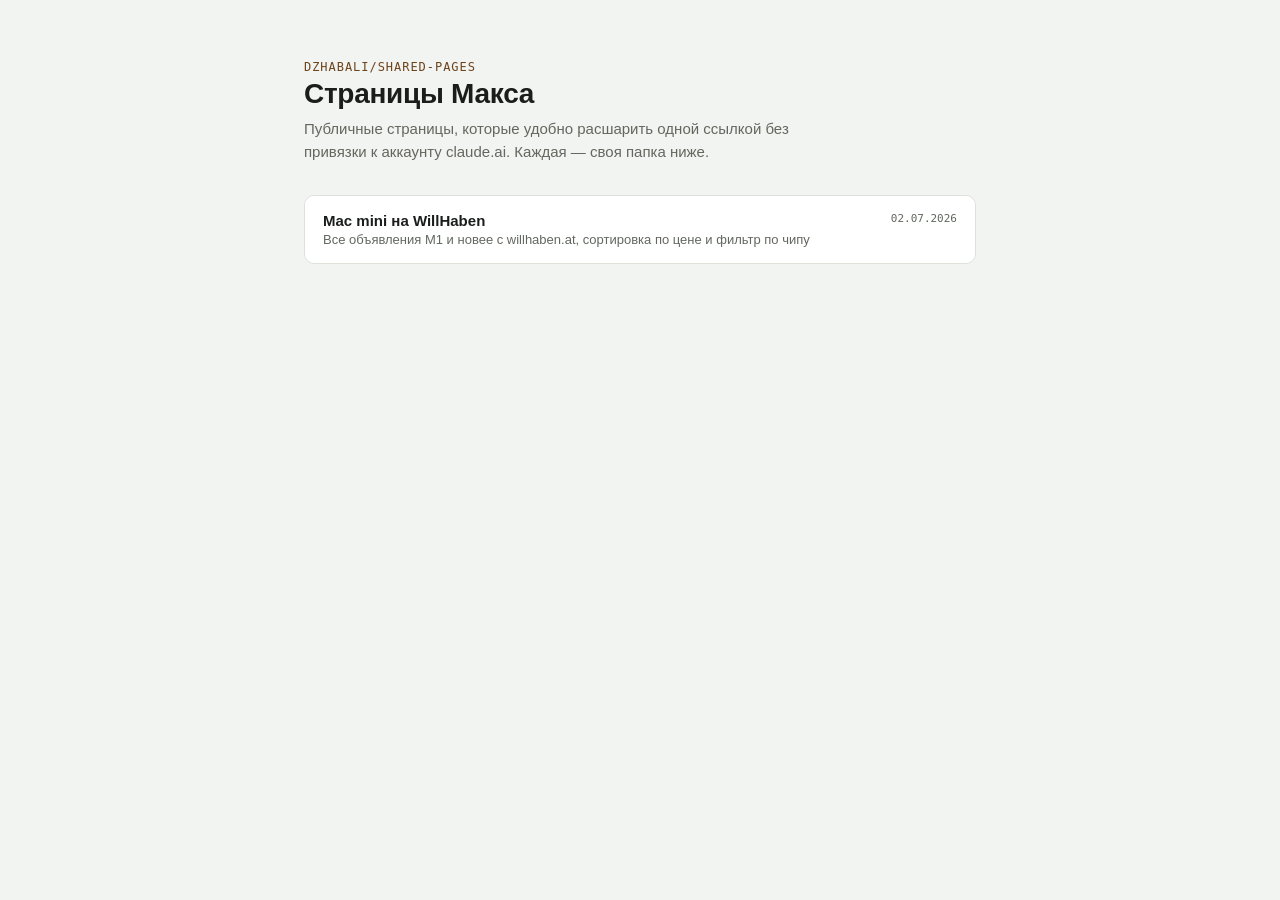
<file: index.html>
<!DOCTYPE html>
<html lang="ru">
<head>
<meta charset="UTF-8">
<meta name="viewport" content="width=device-width, initial-scale=1.0">
<title>Страницы Макса</title>
<style>
  :root {
    --bg: #f2f4f1;
    --surface: #ffffff;
    --ink: #1b1d1c;
    --ink-muted: #62685f;
    --line: #dde1da;
    --accent: #a2662f;
    --accent-ink: #6d431c;
  }
  * { box-sizing: border-box; }
  body {
    margin: 0;
    background: var(--bg);
    color: var(--ink);
    font-family: -apple-system, BlinkMacSystemFont, "SF Pro Text", "Helvetica Neue", Arial, sans-serif;
  }
  .wrap { max-width: 720px; margin: 0 auto; padding: 60px 24px 80px; }
  .eyebrow {
    font-family: ui-monospace, "SF Mono", Menlo, Consolas, monospace;
    font-size: 12px; letter-spacing: 0.08em; text-transform: uppercase;
    color: var(--accent-ink);
  }
  h1 { font-size: 28px; font-weight: 650; margin: 4px 0 8px; letter-spacing: -0.01em; }
  p.sub { color: var(--ink-muted); font-size: 15px; line-height: 1.5; margin: 0 0 32px; max-width: 60ch; }
  ul.pages { list-style: none; margin: 0; padding: 0; display: flex; flex-direction: column; gap: 1px; background: var(--line); border: 1px solid var(--line); border-radius: 10px; overflow: hidden; }
  ul.pages li { background: var(--surface); }
  ul.pages a { display: block; padding: 16px 18px; text-decoration: none; color: var(--ink); }
  ul.pages a:hover { background: #f8f8f6; }
  ul.pages .title { font-weight: 600; font-size: 15px; }
  ul.pages .desc { color: var(--ink-muted); font-size: 13px; margin-top: 3px; }
  ul.pages .date { font-family: ui-monospace, "SF Mono", Menlo, Consolas, monospace; font-size: 11px; color: var(--ink-muted); float: right; }
</style>
</head>
<body>
<div class="wrap">
  <div class="eyebrow">dzhabali/shared-pages</div>
  <h1>Страницы Макса</h1>
  <p class="sub">Публичные страницы, которые удобно расшарить одной ссылкой без привязки к аккаунту claude.ai. Каждая — своя папка ниже.</p>
  <ul class="pages">
    <li>
      <a href="mac-mini-willhaben/">
        <span class="date">02.07.2026</span>
        <div class="title">Mac mini на WillHaben</div>
        <div class="desc">Все объявления M1 и новее с willhaben.at, сортировка по цене и фильтр по чипу</div>
      </a>
    </li>
  </ul>
</div>
</body>
</html>
</file>
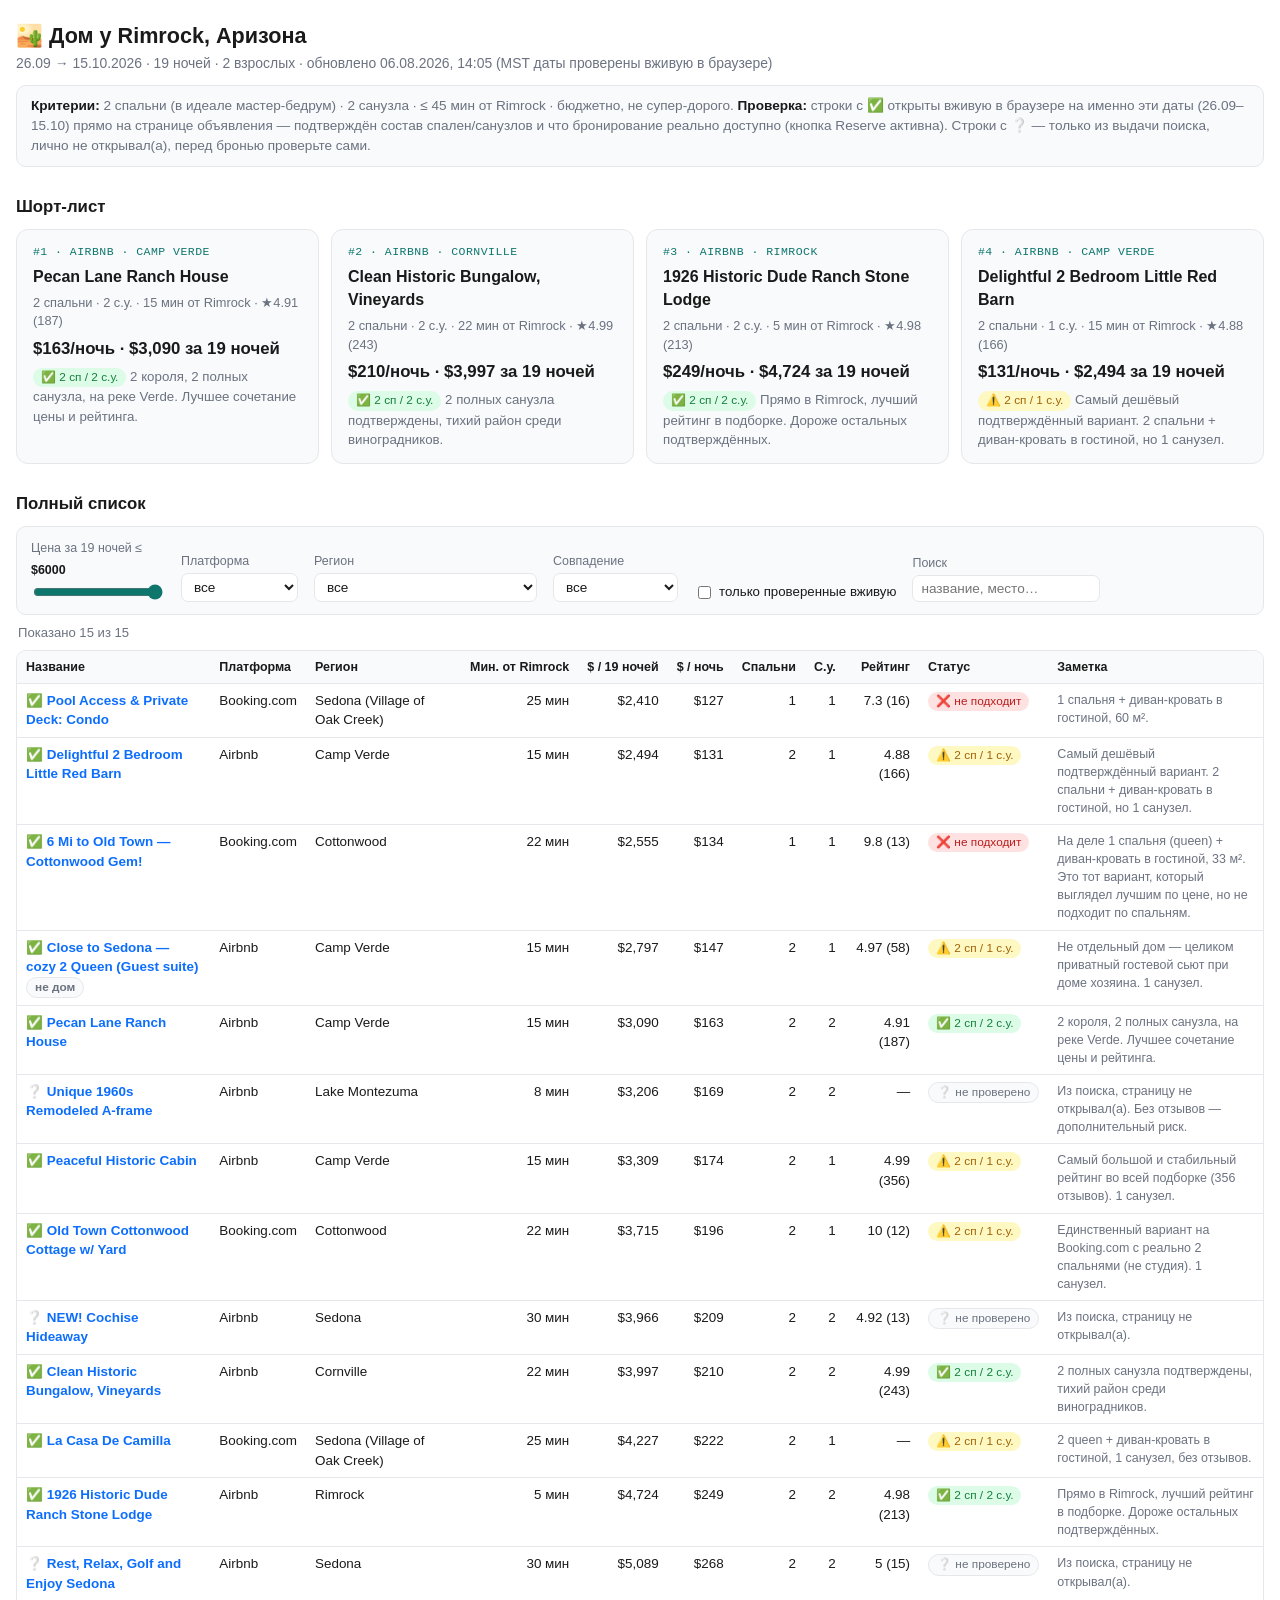
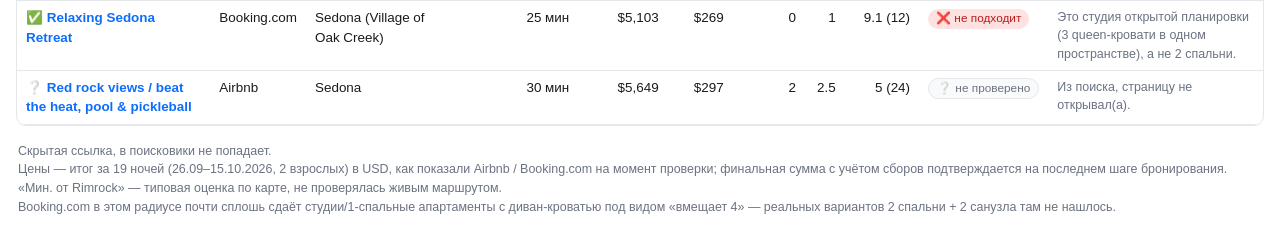
<file: az-rimrock-stay-2026-d6b84a5d/index.html>
<!DOCTYPE html>
<html lang="ru">
<head>
<meta charset="utf-8">
<meta name="viewport" content="width=device-width, initial-scale=1">
<meta name="robots" content="noindex, nofollow">
<title>Аризона · дом у Rimrock · 26.09–15.10.2026</title>
<style>
  :root {
    --bg: #ffffff; --fg: #1a1a1a; --muted: #6b7280; --line: #e5e7eb;
    --card: #f9fafb; --accent: #0f766e; --accent-bg: #ccfbf1;
    --good: #15803d; --good-bg: #dcfce7; --warn: #a16207; --warn-bg: #fef9c3;
    --bad: #b91c1c; --bad-bg: #fee2e2; --link: #0d6efd; --mut2: #6b7280;
  }
  @media (prefers-color-scheme: dark) {
    :root {
      --bg: #111418; --fg: #e5e7eb; --muted: #9ca3af; --line: #2d333b;
      --card: #1a1f24; --accent: #2dd4bf; --accent-bg: #134e4a;
      --good: #4ade80; --good-bg: #14532d; --warn: #facc15; --warn-bg: #713f12;
      --bad: #f87171; --bad-bg: #7f1d1d; --link: #60a5fa;
    }
  }
  * { box-sizing: border-box; }
  body { margin: 0; font: 15px/1.45 -apple-system, "Segoe UI", Roboto, sans-serif; background: var(--bg); color: var(--fg); }
  .wrap { max-width: 1300px; margin: 0 auto; padding: 16px; }
  h1 { font-size: 1.35rem; margin: 4px 0 2px; }
  h2 { font-size: 1.05rem; margin: 28px 0 10px; }
  .sub { color: var(--muted); font-size: .87rem; margin-bottom: 12px; }
  .criteria { background: var(--card); border: 1px solid var(--line); border-radius: 10px; padding: 10px 14px; font-size: .85rem; color: var(--muted); margin-bottom: 14px; }
  .criteria b { color: var(--fg); }
  .short { display: grid; grid-template-columns: repeat(auto-fit, minmax(260px, 1fr)); gap: 12px; margin-bottom: 8px; }
  .card { background: var(--card); border: 1px solid var(--line); border-radius: 12px; padding: 14px 16px; }
  .card .rank { font-family: ui-monospace, "SF Mono", Menlo, Consolas, monospace; font-size: .72rem; color: var(--accent); text-transform: uppercase; letter-spacing: .04em; }
  .card h3 { margin: 4px 0 6px; font-size: 1rem; }
  .card h3 a { color: var(--fg); }
  .card .meta { font-size: .8rem; color: var(--muted); margin-bottom: 6px; }
  .card .price { font-weight: 700; font-size: 1.05rem; }
  .card .note { font-size: .83rem; color: var(--muted); margin-top: 6px; }
  .filters { display: flex; flex-wrap: wrap; gap: 10px 16px; align-items: end; background: var(--card); border: 1px solid var(--line); border-radius: 10px; padding: 12px 14px; margin-bottom: 6px; }
  .f { display: flex; flex-direction: column; gap: 3px; font-size: .78rem; color: var(--muted); }
  .f output { color: var(--fg); font-weight: 600; }
  select, input[type=search] { background: var(--bg); color: var(--fg); border: 1px solid var(--line); border-radius: 7px; padding: 5px 8px; font-size: .85rem; }
  input[type=range] { width: 130px; accent-color: var(--accent); }
  label.chk { display: inline-flex; gap: 5px; align-items: center; font-size: .83rem; color: var(--fg); cursor: pointer; }
  .count { font-size: .82rem; color: var(--muted); margin: 8px 2px; }
  .tblwrap { overflow-x: auto; border: 1px solid var(--line); border-radius: 10px; }
  table { border-collapse: collapse; width: 100%; min-width: 1050px; font-size: .84rem; }
  th, td { padding: 7px 9px; text-align: left; border-bottom: 1px solid var(--line); vertical-align: top; }
  th { position: sticky; top: 0; background: var(--card); cursor: pointer; user-select: none; white-space: nowrap; font-size: .78rem; }
  th .arr { opacity: .5; font-size: .7rem; }
  tr:hover td { background: color-mix(in srgb, var(--accent) 6%, transparent); }
  a { color: var(--link); text-decoration: none; }
  a:hover { text-decoration: underline; }
  .pill { display: inline-block; padding: 1px 8px; border-radius: 999px; font-size: .74rem; white-space: nowrap; }
  .p-good { background: var(--good-bg); color: var(--good); }
  .p-warn { background: var(--warn-bg); color: var(--warn); }
  .p-bad { background: var(--bad-bg); color: var(--bad); }
  .p-acc { background: var(--accent-bg); color: var(--accent); }
  .p-mut { background: var(--card); color: var(--muted); border: 1px solid var(--line); }
  .num { text-align: right; font-variant-numeric: tabular-nums; }
  .name { font-weight: 600; max-width: 260px; }
  .note { color: var(--muted); font-size: .78rem; max-width: 280px; }
  footer { color: var(--muted); font-size: .78rem; margin: 16px 2px; line-height: 1.5; }
</style>
</head>
<body>
<div class="wrap">
  <h1>🏜️ Дом у Rimrock, Аризона</h1>
  <div class="sub">26.09 → 15.10.2026 · 19 ночей · 2 взрослых · обновлено <span id="updated"></span></div>
  <div class="criteria">
    <b>Критерии:</b> 2 спальни (в идеале мастер-бедрум) · 2 санузла · ≤ 45 мин от Rimrock · бюджетно, не супер-дорого.
    <b>Проверка:</b> строки с ✅ открыты вживую в браузере на именно эти даты (26.09–15.10) прямо на странице объявления — подтверждён состав спален/санузлов и что бронирование реально доступно (кнопка Reserve активна). Строки с ❔ — только из выдачи поиска, лично не открывал(а), перед бронью проверьте сами.
  </div>

  <h2>Шорт-лист</h2>
  <div class="short" id="short"></div>

  <h2>Полный список</h2>
  <div class="filters">
    <div class="f">Цена за 19 ночей ≤ <output id="priceOut">$6000</output><input type="range" id="fPrice" min="2000" max="6000" step="100" value="6000"></div>
    <div class="f">Платформа<select id="fPlatform"><option value="">все</option></select></div>
    <div class="f">Регион<select id="fRegion"><option value="">все</option></select></div>
    <div class="f">Совпадение<select id="fMatch"><option value="">все</option><option value="full">2 сп / 2 с.у.</option><option value="partial">2 сп / 1 с.у.</option><option value="no">не подходит</option><option value="unverified">не проверено</option></select></div>
    <label class="chk"><input type="checkbox" id="fVerified"> только проверенные вживую</label>
    <div class="f">Поиск<input type="search" id="fText" placeholder="название, место…"></div>
  </div>
  <div class="count" id="count"></div>
  <div class="tblwrap"><table id="tbl">
    <thead><tr>
      <th data-k="name">Название <span class="arr"></span></th>
      <th data-k="platform">Платформа <span class="arr"></span></th>
      <th data-k="region">Регион <span class="arr"></span></th>
      <th data-k="driveMin" class="num">Мин. от Rimrock <span class="arr"></span></th>
      <th data-k="priceTotal" class="num">$ / 19 ночей <span class="arr"></span></th>
      <th data-k="perNight" class="num">$ / ночь <span class="arr"></span></th>
      <th data-k="bedrooms" class="num">Спальни <span class="arr"></span></th>
      <th data-k="bathrooms" class="num">С.у. <span class="arr"></span></th>
      <th data-k="rating" class="num">Рейтинг <span class="arr"></span></th>
      <th data-k="match">Статус <span class="arr"></span></th>
      <th>Заметка</th>
    </tr></thead>
    <tbody></tbody>
  </table></div>
  <footer>
    Скрытая ссылка, в поисковики не попадает.<br>
    Цены — итог за 19 ночей (26.09–15.10.2026, 2 взрослых) в USD, как показали Airbnb / Booking.com на момент проверки; финальная сумма с учётом сборов подтверждается на последнем шаге бронирования.<br>
    «Мин. от Rimrock» — типовая оценка по карте, не проверялась живым маршрутом.<br>
    Booking.com в этом радиусе почти сплошь сдаёт студии/1-спальные апартаменты с диван-кроватью под видом «вмещает 4» — реальных вариантов 2 спальни + 2 санузла там не нашлось.
  </footer>
</div>
<script src="data.js"></script>
<script>
(function(){
  document.getElementById('updated').textContent = (typeof UPDATED !== 'undefined') ? UPDATED : '';
  const tbody = document.querySelector('#tbl tbody');
  const state = { sortK: 'priceTotal', sortDir: 1 };

  const platforms = [...new Set(DATA.map(d => d.platform).filter(Boolean))].sort();
  const regions = [...new Set(DATA.map(d => d.region).filter(Boolean))].sort();
  for (const p of platforms) fPlatform.insertAdjacentHTML('beforeend', `<option>${p}</option>`);
  for (const r of regions) fRegion.insertAdjacentHTML('beforeend', `<option>${r}</option>`);

  function matchPill(d){
    if (d.match === 'full') return '<span class="pill p-good">✅ 2 сп / 2 с.у.</span>';
    if (d.match === 'partial') return '<span class="pill p-warn">⚠️ 2 сп / 1 с.у.</span>';
    if (d.match === 'no') return '<span class="pill p-bad">❌ не подходит</span>';
    return '<span class="pill p-mut">❔ не проверено</span>';
  }
  function verifiedFlag(d){ return d.verified ? '✅' : '❔'; }
  function houseFlag(d){ return d.isHouse ? '' : ' <span class="pill p-mut" title="не отдельный дом">не дом</span>'; }

  function apply(){
    const maxP=+fPrice.value;
    priceOut.textContent='$'+maxP;
    const q=fText.value.trim().toLowerCase();
    let rows=DATA.filter(d=>{
      if(d.priceTotal!=null&&d.priceTotal>maxP)return false;
      if(fPlatform.value&&d.platform!==fPlatform.value)return false;
      if(fRegion.value&&d.region!==fRegion.value)return false;
      if(fMatch.value&&d.match!==fMatch.value)return false;
      if(fVerified.checked&&!d.verified)return false;
      if(q&&!((d.name||'')+' '+(d.region||'')+' '+(d.note||'')).toLowerCase().includes(q))return false;
      return true;
    });
    const k=state.sortK, dir=state.sortDir;
    rows.sort((a,b)=>{
      const av=a[k], bv=b[k];
      if(av==null&&bv==null)return 0; if(av==null)return 1; if(bv==null)return -1;
      return (typeof av==='number'?av-bv:String(av).localeCompare(String(bv),'ru'))*dir;
    });
    count.textContent=`Показано ${rows.length} из ${DATA.length}`;
    tbody.innerHTML=rows.map(d=>`<tr>
      <td class="name">${verifiedFlag(d)} <a href="${d.url}" target="_blank" rel="noopener">${d.name}</a>${houseFlag(d)}</td>
      <td>${d.platform}</td>
      <td>${d.region||'—'}</td>
      <td class="num">${d.driveMin!=null?d.driveMin+' мин':'—'}</td>
      <td class="num">${d.priceTotal!=null?'$'+d.priceTotal.toLocaleString('en-us'):'—'}</td>
      <td class="num">${d.perNight!=null?'$'+d.perNight:'—'}</td>
      <td class="num">${d.bedrooms??'—'}</td>
      <td class="num">${d.bathrooms??'—'}</td>
      <td class="num">${d.rating!=null?d.rating+(d.reviews?` (${d.reviews})`:''):'—'}</td>
      <td>${matchPill(d)}</td>
      <td class="note">${d.note||''}</td>
    </tr>`).join('');
  }

  function renderShort(){
    const short = DATA.filter(d=>d.verified && (d.match==='full'||d.match==='partial')).sort((a,b)=>{
      const order = {full:0, partial:1};
      if (order[a.match]!==order[b.match]) return order[a.match]-order[b.match];
      return a.priceTotal-b.priceTotal;
    }).slice(0,4);
    document.getElementById('short').innerHTML = short.map((d,i)=>`
      <div class="card">
        <div class="rank">#${i+1} · ${d.platform} · ${d.region}</div>
        <h3><a href="${d.url}" target="_blank" rel="noopener">${d.name}</a></h3>
        <div class="meta">${d.bedrooms} спальни · ${d.bathrooms} с.у. · ${d.driveMin} мин от Rimrock ${d.rating?('· ★'+d.rating+' ('+d.reviews+')'):'· без отзывов'}</div>
        <div class="price">$${d.perNight}/ночь · $${d.priceTotal.toLocaleString('en-us')} за 19 ночей</div>
        <div class="note">${matchPill(d)} ${d.note}</div>
      </div>`).join('');
  }

  document.querySelectorAll('th[data-k]').forEach(th=>th.addEventListener('click',()=>{
    const k=th.dataset.k;
    if(state.sortK===k)state.sortDir*=-1;else{state.sortK=k;state.sortDir=1;}
    document.querySelectorAll('th .arr').forEach(a=>a.textContent='');
    th.querySelector('.arr').textContent=state.sortDir>0?'▲':'▼';
    apply();
  }));
  ['input','change'].forEach(ev=>{
    [fPrice,fPlatform,fRegion,fMatch,fVerified,fText].forEach(el=>el.addEventListener(ev,apply));
  });
  renderShort();
  apply();
})();
</script>
</body>
</html>
</file>
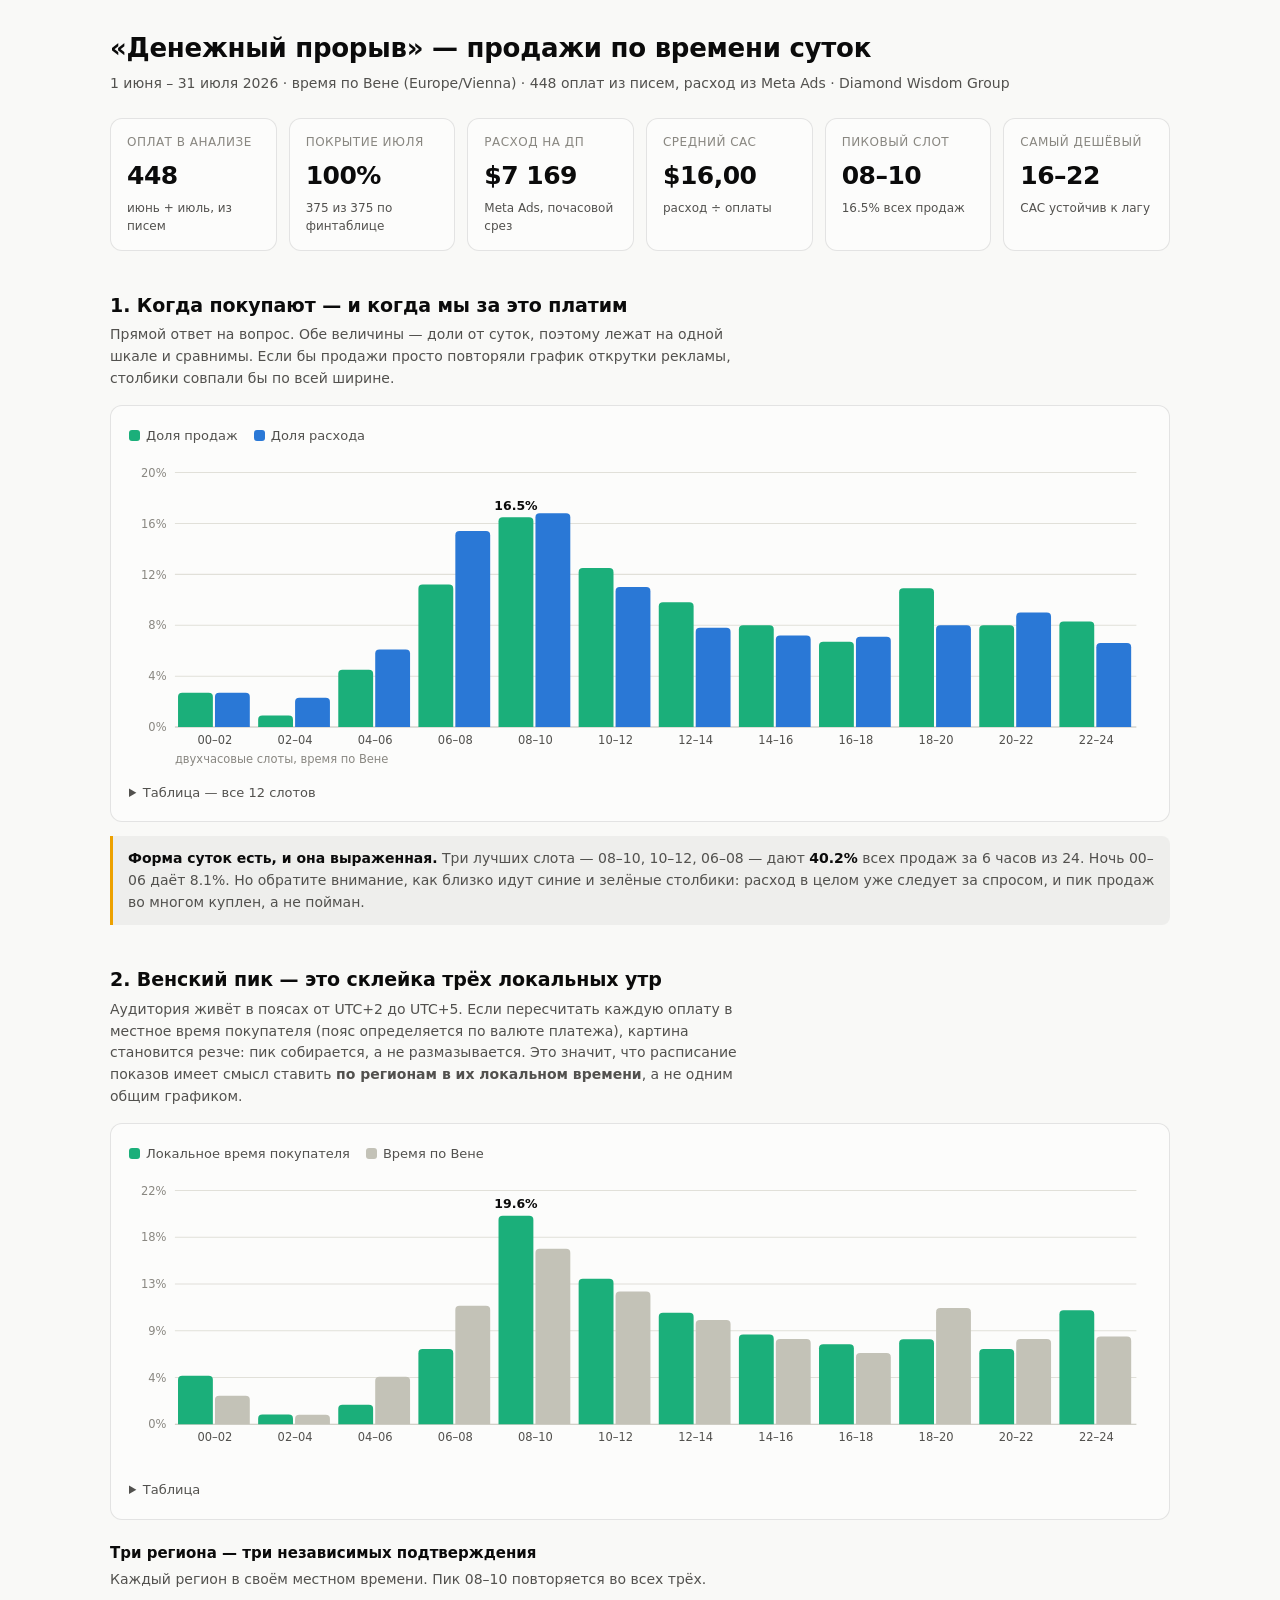
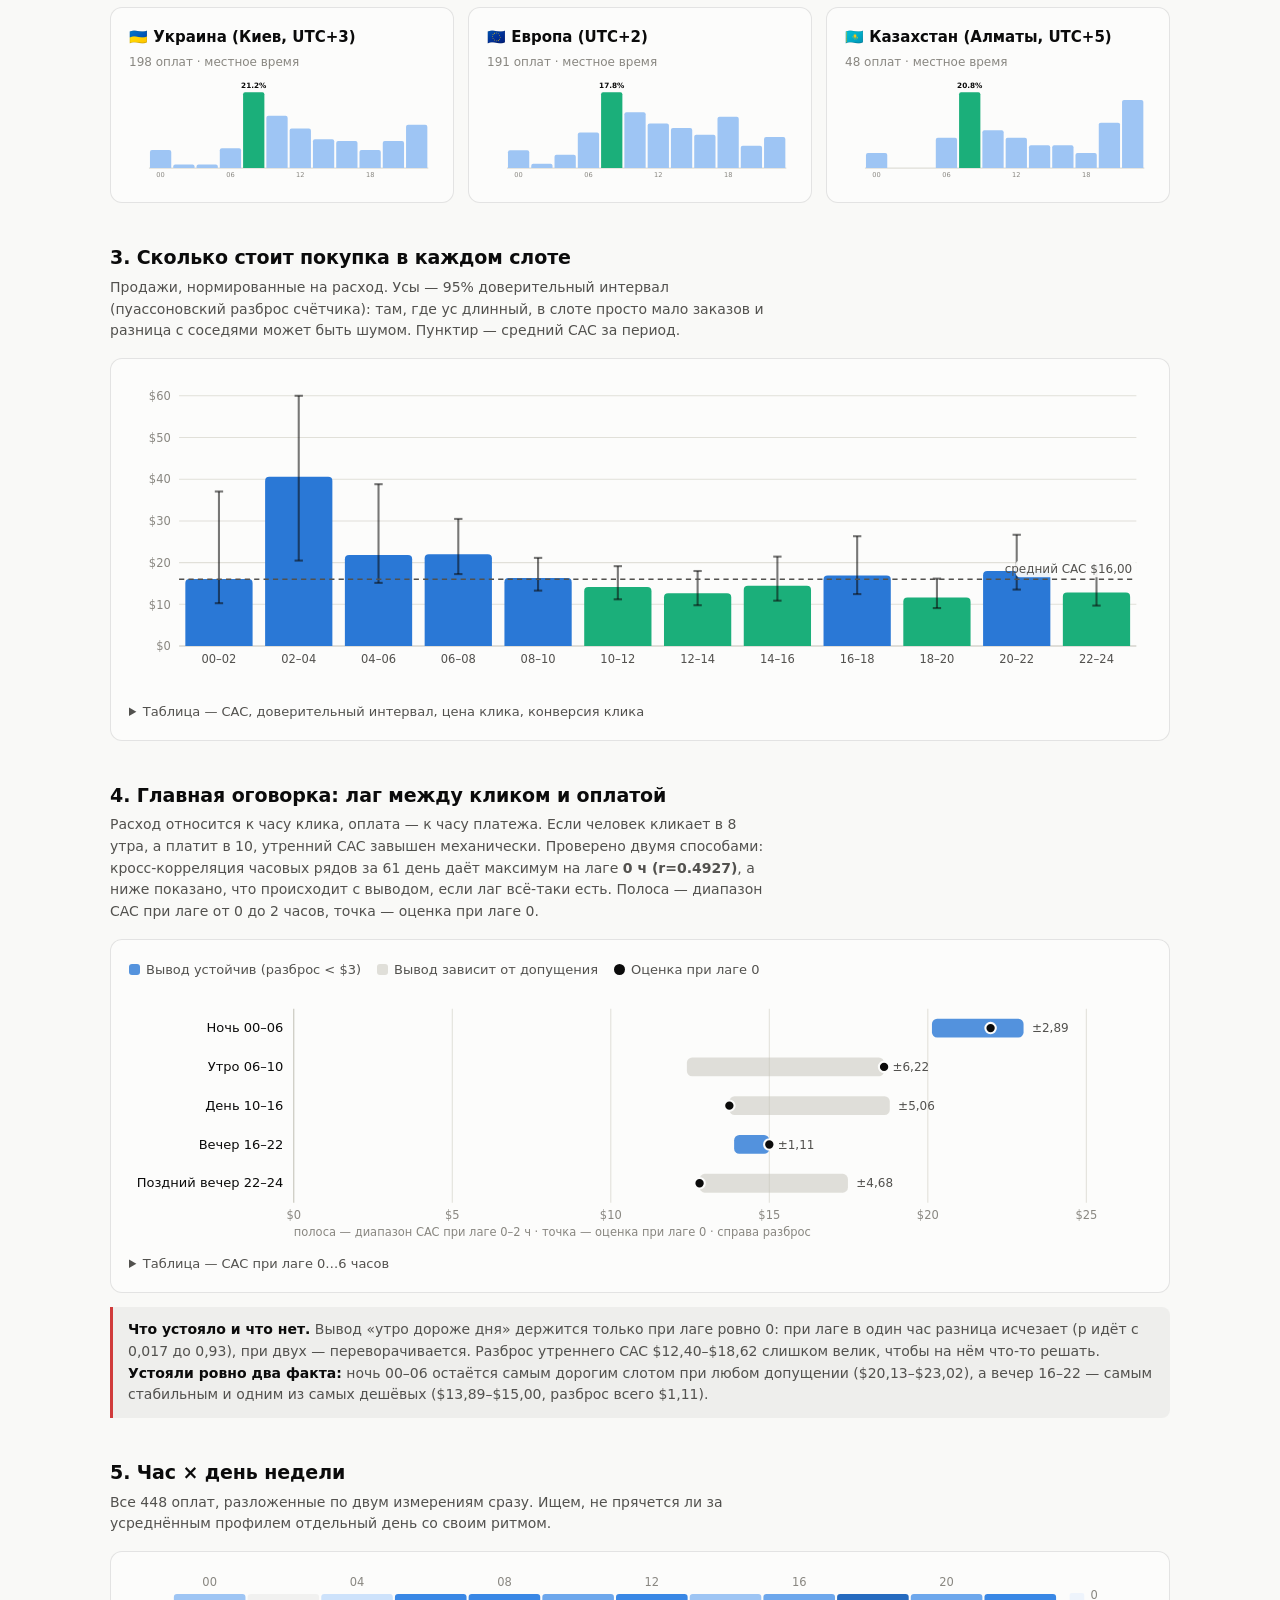
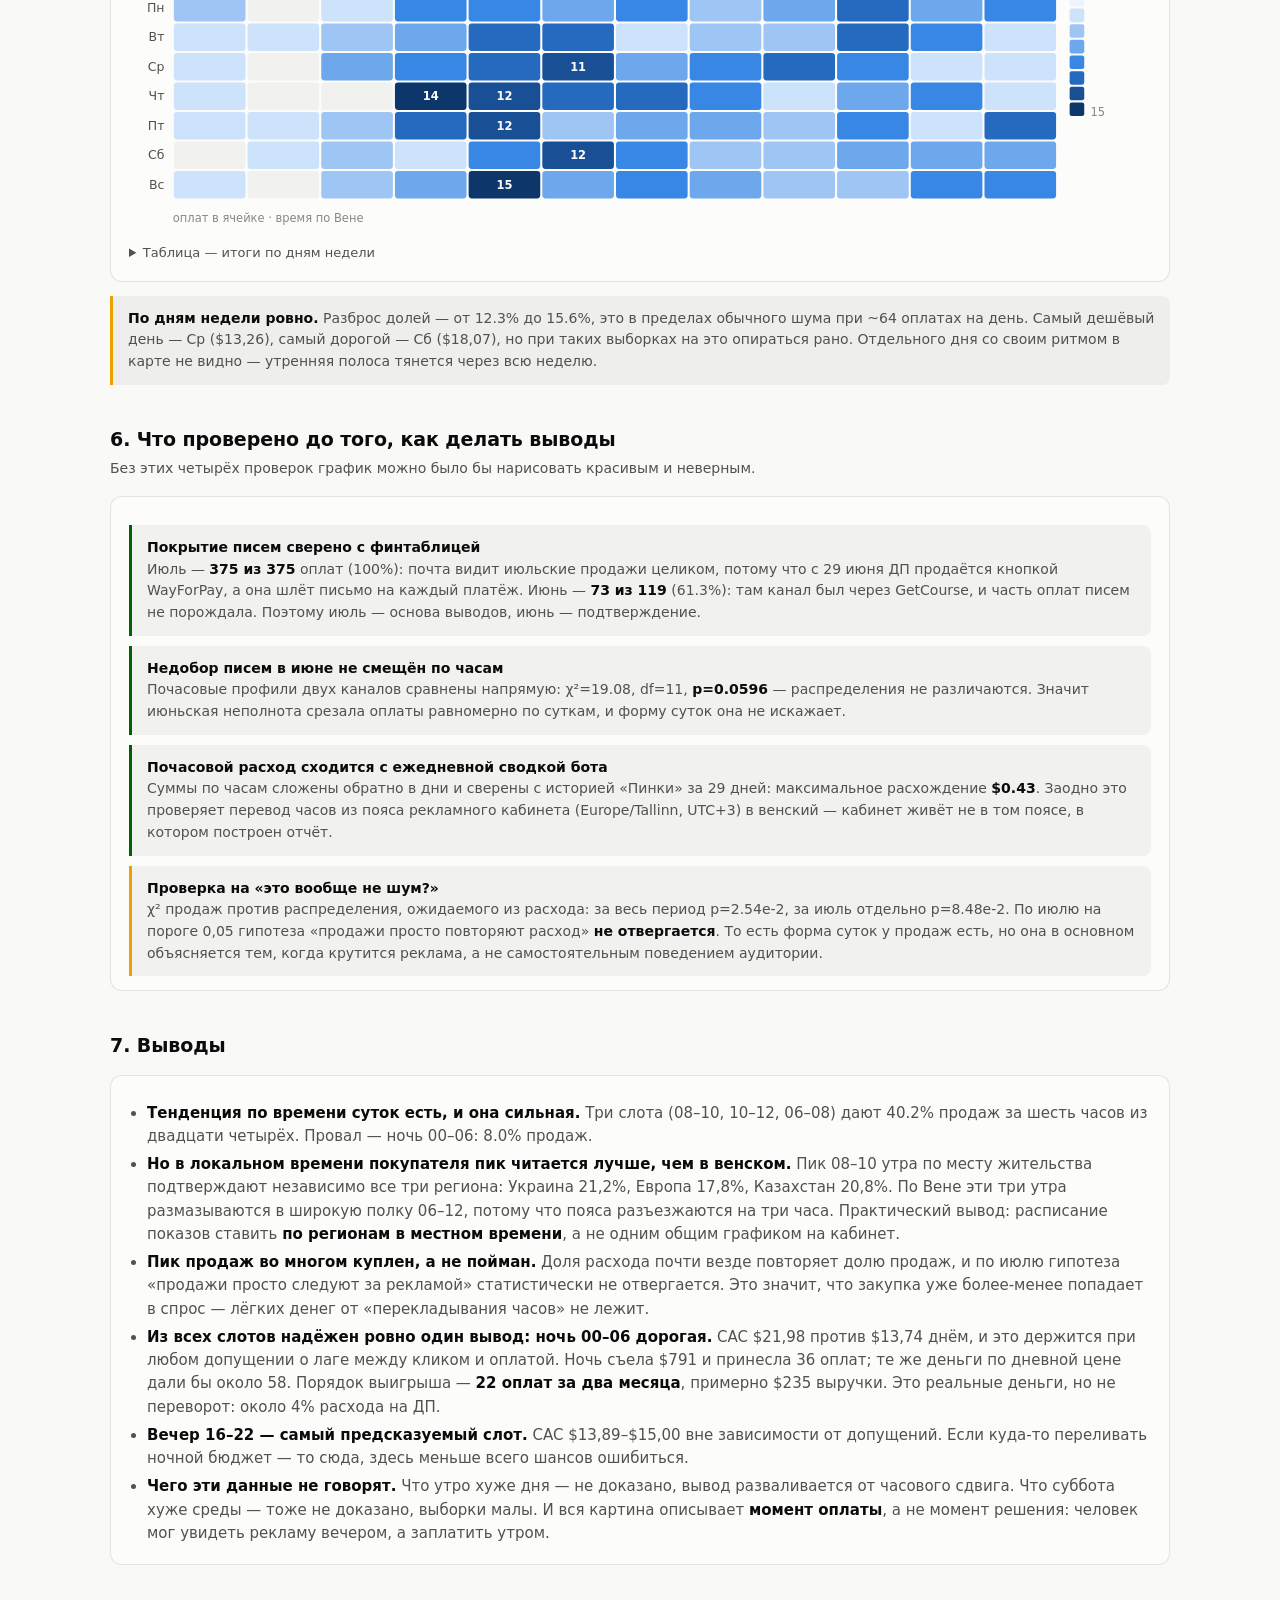
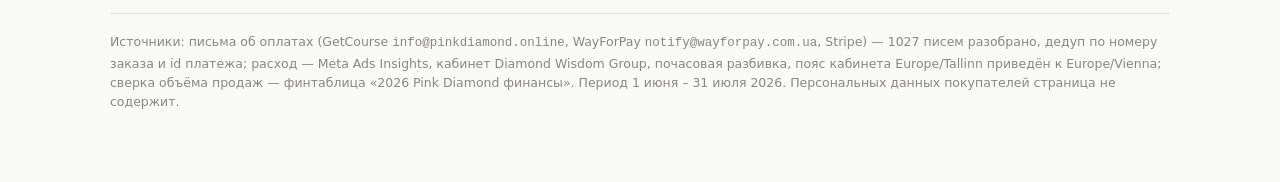
<file: dwg-daypart-jun-jul-2026-a64df2fb/index.html>
<!doctype html>
<html lang="ru">
<head>
<meta charset="utf-8">
<meta name="viewport" content="width=device-width, initial-scale=1">
<meta name="robots" content="noindex, nofollow">
<title>Денежный прорыв — продажи по времени суток, июнь–июль 2026</title>
<style>
  :root {
    --page:#f9f9f7; --surface:#fcfcfb; --ink:#0b0b0b; --ink-2:#52514e;
    --muted:#898781; --grid:#e1e0d9; --baseline:#c3c2b7;
    --border:rgba(11,11,11,.10);
    --s1:#2a78d6; --s2:#1baf7a; --s3:#eb6834;
    --deemph:#c3c2b7; --good:#006300; --bad:#d03b3b; --warn:#eda100;
    --wash:rgba(11,11,11,.045);
    --seq0:#eef4fc; --seq1:#cde2fb; --seq2:#9ec5f4; --seq3:#6da7ec;
    --seq4:#3987e5; --seq5:#256abf; --seq6:#184f95; --seq7:#0d366b;
  }
  @media (prefers-color-scheme: dark) {
    :root:where(:not([data-theme="light"])) {
      --page:#0d0d0d; --surface:#1a1a19; --ink:#fff; --ink-2:#c3c2b7;
      --muted:#898781; --grid:#2c2c2a; --baseline:#383835;
      --border:rgba(255,255,255,.10);
      --s1:#3987e5; --s2:#199e70; --s3:#d95926;
      --deemph:#4a4a47; --good:#0ca30c; --bad:#e66767; --warn:#c98500;
      --wash:rgba(255,255,255,.06);
      --seq0:#16233a; --seq1:#0d366b; --seq2:#184f95; --seq3:#256abf;
      --seq4:#3987e5; --seq5:#6da7ec; --seq6:#9ec5f4; --seq7:#cde2fb;
    }
  }
  :root[data-theme="dark"] {
    --page:#0d0d0d; --surface:#1a1a19; --ink:#fff; --ink-2:#c3c2b7;
    --muted:#898781; --grid:#2c2c2a; --baseline:#383835;
    --border:rgba(255,255,255,.10);
    --s1:#3987e5; --s2:#199e70; --s3:#d95926;
    --deemph:#4a4a47; --good:#0ca30c; --bad:#e66767; --warn:#c98500;
    --wash:rgba(255,255,255,.06);
    --seq0:#16233a; --seq1:#0d366b; --seq2:#184f95; --seq3:#256abf;
    --seq4:#3987e5; --seq5:#6da7ec; --seq6:#9ec5f4; --seq7:#cde2fb;
  }
  *{box-sizing:border-box;margin:0;padding:0}
  body{background:var(--page);color:var(--ink);
    font:15px/1.55 system-ui,-apple-system,"Segoe UI",sans-serif;padding:32px 20px 72px}
  .wrap{max-width:1060px;margin:0 auto}
  header h1{font-size:26px;letter-spacing:-.01em;line-height:1.25}
  header .sub{color:var(--ink-2);margin-top:8px;font-size:14px}
  h2{font-size:19px;margin:0 0 4px;letter-spacing:-.005em}
  h3{font-size:15px;margin:0 0 4px}
  .lede{color:var(--ink-2);font-size:14px;margin-bottom:16px;max-width:74ch}
  section{margin-top:40px}
  .card{background:var(--surface);border:1px solid var(--border);
    border-radius:12px;padding:18px 18px 14px;margin-top:14px}
  .kpis{display:grid;grid-template-columns:repeat(auto-fit,minmax(150px,1fr));
    gap:12px;margin:24px 0 8px}
  .tile{background:var(--surface);border:1px solid var(--border);
    border-radius:12px;padding:14px 16px}
  .tile .k{font-size:12px;color:var(--muted);text-transform:uppercase;
    letter-spacing:.04em}
  .tile .v{font-size:25px;font-weight:600;margin-top:5px;letter-spacing:-.02em;
    font-variant-numeric:tabular-nums}
  .tile .n{font-size:12px;color:var(--ink-2);margin-top:3px}
  .scroll{overflow-x:auto}
  svg{display:block;max-width:100%;height:auto}
  table{border-collapse:collapse;width:100%;font-size:13px;
    font-variant-numeric:tabular-nums;margin-top:6px}
  th,td{padding:6px 9px;text-align:right;border-bottom:1px solid var(--border);
    white-space:nowrap}
  th:first-child,td:first-child{text-align:left}
  thead th{color:var(--muted);font-weight:600;font-size:11.5px;
    text-transform:uppercase;letter-spacing:.04em}
  tbody tr:last-child td{border-bottom:none}
  tfoot td{font-weight:600;border-top:1px solid var(--baseline);border-bottom:none}
  .legend{display:flex;gap:16px;flex-wrap:wrap;margin:2px 0 12px;font-size:13px;
    color:var(--ink-2)}
  .legend i{width:11px;height:11px;border-radius:3px;display:inline-block;
    margin-right:6px;vertical-align:-1px}
  details{margin-top:8px}
  summary{cursor:pointer;color:var(--ink-2);font-size:13px;padding:4px 0}
  summary:hover{color:var(--ink)}
  .note{background:var(--wash);border-left:3px solid var(--warn);
    border-radius:0 8px 8px 0;padding:12px 15px;margin-top:14px;font-size:14px;
    color:var(--ink-2)}
  .note.ok{border-left-color:var(--good)}
  .note.bad{border-left-color:var(--bad)}
  .note b{color:var(--ink)}
  ul{margin:8px 0 0 18px}li{margin:5px 0;color:var(--ink-2)}li b{color:var(--ink)}
  .tip{position:fixed;pointer-events:none;opacity:0;transition:opacity .1s;
    background:var(--ink);color:var(--page);padding:7px 10px;border-radius:7px;
    font-size:12.5px;line-height:1.45;z-index:9;white-space:nowrap;
    font-variant-numeric:tabular-nums;box-shadow:0 3px 14px rgba(0,0,0,.22)}
  .grid2{display:grid;grid-template-columns:repeat(auto-fit,minmax(290px,1fr));gap:14px}
  footer{margin-top:48px;padding-top:18px;border-top:1px solid var(--border);
    color:var(--muted);font-size:12.5px}
  .hm-lab{font-size:11px;fill:var(--muted)}
</style>
</head>
<body>
<div class="wrap">

<header>
  <h1>«Денежный прорыв» — продажи по времени суток</h1>
  <div class="sub">
    1 июня – 31 июля 2026 · время по Вене (Europe/Vienna) · 448 оплат из писем,
    расход из Meta Ads · Diamond Wisdom Group
  </div>
</header>

<div class="kpis" id="kpis"></div>

<!-- ── 1. Прямой ответ ── -->
<section>
  <h2>1. Когда покупают — и когда мы за это платим</h2>
  <p class="lede">
    Прямой ответ на вопрос. Обе величины — доли от суток, поэтому лежат на одной шкале
    и сравнимы. Если бы продажи просто повторяли график открутки рекламы, столбики
    совпали бы по всей ширине.
  </p>
  <div class="card">
    <div class="legend">
      <span><i style="background:var(--s2)"></i>Доля продаж</span>
      <span><i style="background:var(--s1)"></i>Доля расхода</span>
    </div>
    <div class="scroll"><svg id="cShare" viewBox="0 0 980 300" role="img"
      aria-label="Доля продаж и доля расхода по двухчасовым слотам"></svg></div>
    <details><summary>Таблица — все 12 слотов</summary>
      <div class="scroll"><table id="tShare"></table></div>
    </details>
  </div>
  <div class="note" id="noteShape"></div>
</section>

<!-- ── 2. Локальное время ── -->
<section>
  <h2>2. Венский пик — это склейка трёх локальных утр</h2>
  <p class="lede">
    Аудитория живёт в поясах от UTC+2 до UTC+5. Если пересчитать каждую оплату
    в местное время покупателя (пояс определяется по валюте платежа), картина
    становится резче: пик собирается, а не размазывается. Это значит, что
    расписание показов имеет смысл ставить <b>по регионам в их локальном времени</b>,
    а не одним общим графиком.
  </p>
  <div class="card">
    <div class="legend">
      <span><i style="background:var(--s2)"></i>Локальное время покупателя</span>
      <span><i style="background:var(--deemph)"></i>Время по Вене</span>
    </div>
    <div class="scroll"><svg id="cLocal" viewBox="0 0 980 280" role="img"
      aria-label="Распределение продаж по локальному времени покупателя против венского"></svg></div>
    <details><summary>Таблица</summary>
      <div class="scroll"><table id="tLocal"></table></div>
    </details>
  </div>
  <h3 style="margin-top:22px">Три региона — три независимых подтверждения</h3>
  <p class="lede">Каждый регион в своём местном времени. Пик 08–10 повторяется во всех трёх.</p>
  <div class="grid2" id="regions"></div>
</section>

<!-- ── 3. CAC ── -->
<section>
  <h2>3. Сколько стоит покупка в каждом слоте</h2>
  <p class="lede">
    Продажи, нормированные на расход. Усы — 95% доверительный интервал
    (пуассоновский разброс счётчика): там, где ус длинный, в слоте просто мало
    заказов и разница с соседями может быть шумом. Пунктир — средний CAC за период.
  </p>
  <div class="card">
    <div class="scroll"><svg id="cCac" viewBox="0 0 980 300" role="img"
      aria-label="CAC по двухчасовым слотам с доверительными интервалами"></svg></div>
    <details><summary>Таблица — CAC, доверительный интервал, цена клика, конверсия клика</summary>
      <div class="scroll"><table id="tCac"></table></div>
    </details>
  </div>
</section>

<!-- ── 4. Устойчивость ── -->
<section>
  <h2>4. Главная оговорка: лаг между кликом и оплатой</h2>
  <p class="lede">
    Расход относится к часу клика, оплата — к часу платежа. Если человек кликает
    в 8 утра, а платит в 10, утренний CAC завышен механически. Проверено двумя
    способами: кросс-корреляция часовых рядов за 61 день даёт максимум на лаге
    <b id="lagBest"></b>, а ниже показано, что происходит с выводом, если лаг
    всё-таки есть. Полоса — диапазон CAC при лаге от 0 до 2 часов, точка — оценка при лаге 0.
  </p>
  <div class="card">
    <div class="legend">
      <span><i style="background:var(--s1);opacity:.8"></i>Вывод устойчив (разброс &lt; $3)</span>
      <span><i style="background:var(--deemph);opacity:.5"></i>Вывод зависит от допущения</span>
      <span><i style="background:var(--ink);border-radius:50%"></i>Оценка при лаге 0</span>
    </div>
    <div class="scroll"><svg id="cRobust" viewBox="0 0 980 240" role="img"
      aria-label="Диапазон CAC по кластерам времени при разных предположениях о лаге"></svg></div>
    <details><summary>Таблица — CAC при лаге 0…6 часов</summary>
      <div class="scroll"><table id="tRobust"></table></div>
    </details>
  </div>
  <div class="note bad" id="noteRobust"></div>
</section>

<!-- ── 5. Хитмап ── -->
<section>
  <h2>5. Час × день недели</h2>
  <p class="lede">
    Все 448 оплат, разложенные по двум измерениям сразу. Ищем, не прячется ли
    за усреднённым профилем отдельный день со своим ритмом.
  </p>
  <div class="card">
    <div class="scroll"><svg id="cHeat" viewBox="0 0 980 250" role="img"
      aria-label="Тепловая карта продаж: день недели против часа"></svg></div>
    <details><summary>Таблица — итоги по дням недели</summary>
      <div class="scroll"><table id="tWeek"></table></div>
    </details>
  </div>
  <div class="note" id="noteWeek"></div>
</section>

<!-- ── 6. Проверки ── -->
<section>
  <h2>6. Что проверено до того, как делать выводы</h2>
  <p class="lede">
    Без этих четырёх проверок график можно было бы нарисовать красивым и неверным.
  </p>
  <div class="card" id="checks"></div>
</section>

<!-- ── 7. Выводы ── -->
<section>
  <h2>7. Выводы</h2>
  <div class="card" id="concl"></div>
</section>

<footer id="foot"></footer>
</div>
<div class="tip" id="tip"></div>

<script>
const D = {"meta":{"period":"1 июня – 31 июля 2026","tz":"Europe/Vienna","orders_analyzed":448,"spend_dp":7168.58,"spend_all":8814.75,"revenue":4813.58,"avg_cac":16.0,"coverage":{"2026-06":{"emails":73,"truth":119,"pct":61.3},"2026-07":{"emails":375,"truth":375,"pct":100.0}}},"buckets_all":[{"bucket":0,"label":"00–02","orders":12,"revenue":132.04,"share":2.7,"spend":193.02,"spend_share":2.7,"cac":16.09,"sigma":3.5},{"bucket":2,"label":"02–04","orders":4,"revenue":42.91,"share":0.9,"spend":162.29,"spend_share":2.3,"cac":40.57,"sigma":2.0},{"bucket":4,"label":"04–06","orders":20,"revenue":207.93,"share":4.5,"spend":435.94,"spend_share":6.1,"cac":21.8,"sigma":4.5},{"bucket":6,"label":"06–08","orders":50,"revenue":534.9,"share":11.2,"spend":1101.52,"spend_share":15.4,"cac":22.03,"sigma":7.1},{"bucket":8,"label":"08–10","orders":74,"revenue":799.68,"share":16.5,"spend":1207.85,"spend_share":16.8,"cac":16.32,"sigma":8.6},{"bucket":10,"label":"10–12","orders":56,"revenue":605.1,"share":12.5,"spend":791.49,"spend_share":11.0,"cac":14.13,"sigma":7.5},{"bucket":12,"label":"12–14","orders":44,"revenue":473.93,"share":9.8,"spend":557.69,"spend_share":7.8,"cac":12.67,"sigma":6.6},{"bucket":14,"label":"14–16","orders":36,"revenue":390.46,"share":8.0,"spend":519.63,"spend_share":7.2,"cac":14.43,"sigma":6.0},{"bucket":16,"label":"16–18","orders":30,"revenue":322.61,"share":6.7,"spend":507.33,"spend_share":7.1,"cac":16.91,"sigma":5.5},{"bucket":18,"label":"18–20","orders":49,"revenue":526.26,"share":10.9,"spend":570.55,"spend_share":8.0,"cac":11.64,"sigma":7.0},{"bucket":20,"label":"20–22","orders":36,"revenue":380.75,"share":8.0,"spend":646.76,"spend_share":9.0,"cac":17.97,"sigma":6.0},{"bucket":22,"label":"22–24","orders":37,"revenue":397.01,"share":8.3,"spend":474.5,"spend_share":6.6,"cac":12.82,"sigma":6.1}],"buckets_july":[{"bucket":0,"label":"00–02","orders":8,"revenue":87.04,"share":2.1,"spend":103.44,"spend_share":2.0,"cac":12.93,"sigma":2.8},{"bucket":2,"label":"02–04","orders":2,"revenue":20.41,"share":0.5,"spend":89.13,"spend_share":1.7,"cac":44.56,"sigma":1.4},{"bucket":4,"label":"04–06","orders":17,"revenue":174.18,"share":4.5,"spend":305.54,"spend_share":5.9,"cac":17.97,"sigma":4.1},{"bucket":6,"label":"06–08","orders":45,"revenue":478.65,"share":12.0,"spend":878.59,"spend_share":17.0,"cac":19.52,"sigma":6.7},{"bucket":8,"label":"08–10","orders":68,"revenue":732.18,"share":18.1,"spend":950.18,"spend_share":18.4,"cac":13.97,"sigma":8.2},{"bucket":10,"label":"10–12","orders":46,"revenue":492.6,"share":12.3,"spend":587.97,"spend_share":11.4,"cac":12.78,"sigma":6.8},{"bucket":12,"label":"12–14","orders":37,"revenue":395.18,"share":9.9,"spend":388.24,"spend_share":7.5,"cac":10.49,"sigma":6.1},{"bucket":14,"label":"14–16","orders":26,"revenue":277.96,"share":6.9,"spend":342.65,"spend_share":6.6,"cac":13.18,"sigma":5.1},{"bucket":16,"label":"16–18","orders":28,"revenue":300.11,"share":7.5,"spend":324.23,"spend_share":6.3,"cac":11.58,"sigma":5.3},{"bucket":18,"label":"18–20","orders":35,"revenue":368.76,"share":9.3,"spend":391.8,"spend_share":7.6,"cac":11.19,"sigma":5.9},{"bucket":20,"label":"20–22","orders":32,"revenue":335.75,"share":8.5,"spend":470.66,"spend_share":9.1,"cac":14.71,"sigma":5.7},{"bucket":22,"label":"22–24","orders":31,"revenue":329.51,"share":8.3,"spend":322.33,"spend_share":6.3,"cac":10.4,"sigma":5.6}],"buckets_june":[{"bucket":0,"label":"00–02","orders":4,"revenue":45.0,"share":5.5,"spend":89.59,"spend_share":4.5,"cac":22.4,"sigma":2.0},{"bucket":2,"label":"02–04","orders":2,"revenue":22.5,"share":2.7,"spend":73.16,"spend_share":3.6,"cac":36.58,"sigma":1.4},{"bucket":4,"label":"04–06","orders":3,"revenue":33.75,"share":4.1,"spend":130.4,"spend_share":6.5,"cac":43.47,"sigma":1.7},{"bucket":6,"label":"06–08","orders":5,"revenue":56.25,"share":6.8,"spend":222.93,"spend_share":11.1,"cac":44.59,"sigma":2.2},{"bucket":8,"label":"08–10","orders":6,"revenue":67.5,"share":8.2,"spend":257.67,"spend_share":12.8,"cac":42.94,"sigma":2.4},{"bucket":10,"label":"10–12","orders":10,"revenue":112.5,"share":13.7,"spend":203.52,"spend_share":10.1,"cac":20.35,"sigma":3.2},{"bucket":12,"label":"12–14","orders":7,"revenue":78.75,"share":9.6,"spend":169.45,"spend_share":8.4,"cac":24.21,"sigma":2.6},{"bucket":14,"label":"14–16","orders":10,"revenue":112.5,"share":13.7,"spend":176.98,"spend_share":8.8,"cac":17.7,"sigma":3.2},{"bucket":16,"label":"16–18","orders":2,"revenue":22.5,"share":2.7,"spend":183.1,"spend_share":9.1,"cac":91.55,"sigma":1.4},{"bucket":18,"label":"18–20","orders":14,"revenue":157.5,"share":19.2,"spend":178.75,"spend_share":8.9,"cac":12.77,"sigma":3.7},{"bucket":20,"label":"20–22","orders":4,"revenue":45.0,"share":5.5,"spend":176.1,"spend_share":8.7,"cac":44.03,"sigma":2.0},{"bucket":22,"label":"22–24","orders":6,"revenue":67.5,"share":8.2,"spend":151.12,"spend_share":7.5,"cac":25.19,"sigma":2.4}],"cac_ci":[{"label":"00–02","bucket":0,"orders":12,"spend":193.02,"impressions":9510,"clicks":261,"cac":16.09,"cac_lo":10.27,"cac_hi":37.05,"cpc":0.74,"cpm":20.3,"ctr":2.74,"cr":4.598},{"label":"02–04","bucket":2,"orders":4,"spend":162.29,"impressions":7159,"clicks":187,"cac":40.57,"cac_lo":20.49,"cac_hi":2028.58,"cpc":0.868,"cpm":22.67,"ctr":2.61,"cr":2.139},{"label":"04–06","bucket":4,"orders":20,"spend":435.94,"impressions":20102,"clicks":594,"cac":21.8,"cac_lo":15.15,"cac_hi":38.8,"cpc":0.734,"cpm":21.69,"ctr":2.95,"cr":3.367},{"label":"06–08","bucket":6,"orders":50,"spend":1101.52,"impressions":54290,"clicks":1623,"cac":22.03,"cac_lo":17.25,"cac_hi":30.48,"cpc":0.679,"cpm":20.29,"ctr":2.99,"cr":3.081},{"label":"08–10","bucket":8,"orders":74,"spend":1207.85,"impressions":62698,"clicks":1792,"cac":16.32,"cac_lo":13.29,"cac_hi":21.14,"cpc":0.674,"cpm":19.26,"ctr":2.86,"cr":4.129},{"label":"10–12","bucket":10,"orders":56,"spend":791.49,"impressions":45722,"clicks":1173,"cac":14.13,"cac_lo":11.2,"cac_hi":19.15,"cpc":0.675,"cpm":17.31,"ctr":2.57,"cr":4.774},{"label":"12–14","bucket":12,"orders":44,"spend":557.69,"impressions":33039,"clicks":844,"cac":12.67,"cac_lo":9.78,"cac_hi":17.99,"cpc":0.661,"cpm":16.88,"ctr":2.55,"cr":5.213},{"label":"14–16","bucket":14,"orders":36,"spend":519.63,"impressions":31723,"clicks":796,"cac":14.43,"cac_lo":10.88,"cac_hi":21.44,"cpc":0.653,"cpm":16.38,"ctr":2.51,"cr":4.523},{"label":"16–18","bucket":16,"orders":30,"spend":507.33,"impressions":33677,"clicks":815,"cac":16.91,"cac_lo":12.45,"cac_hi":26.33,"cpc":0.622,"cpm":15.06,"ctr":2.42,"cr":3.681},{"label":"18–20","bucket":18,"orders":49,"spend":570.55,"impressions":39036,"clicks":903,"cac":11.64,"cac_lo":9.1,"cac_hi":16.17,"cpc":0.632,"cpm":14.62,"ctr":2.31,"cr":5.426},{"label":"20–22","bucket":20,"orders":36,"spend":646.76,"impressions":42412,"clicks":1108,"cac":17.97,"cac_lo":13.54,"cac_hi":26.68,"cpc":0.584,"cpm":15.25,"ctr":2.61,"cr":3.249},{"label":"22–24","bucket":22,"orders":37,"spend":474.5,"impressions":28627,"clicks":834,"cac":12.82,"cac_lo":9.7,"cac_hi":18.92,"cpc":0.569,"cpm":16.58,"ctr":2.91,"cr":4.436}],"cac_ci_july":[{"label":"00–02","bucket":0,"orders":8,"spend":103.44,"impressions":5848,"clicks":184,"cac":12.93,"cac_lo":7.64,"cac_hi":42.11,"cpc":0.562,"cpm":17.69,"ctr":3.15,"cr":4.348},{"label":"02–04","bucket":2,"orders":2,"spend":89.13,"impressions":4521,"clicks":146,"cac":44.56,"cac_lo":18.68,"cac_hi":null,"cpc":0.61,"cpm":19.71,"ctr":3.23,"cr":1.37},{"label":"04–06","bucket":4,"orders":17,"spend":305.54,"impressions":15103,"clicks":487,"cac":17.97,"cac_lo":12.18,"cac_hi":34.26,"cpc":0.627,"cpm":20.23,"ctr":3.22,"cr":3.491},{"label":"06–08","bucket":6,"orders":45,"spend":878.59,"impressions":44856,"clicks":1393,"cac":19.52,"cac_lo":15.11,"cac_hi":27.58,"cpc":0.631,"cpm":19.59,"ctr":3.11,"cr":3.23},{"label":"08–10","bucket":8,"orders":68,"spend":950.18,"impressions":50882,"clicks":1537,"cac":13.97,"cac_lo":11.29,"cac_hi":18.33,"cpc":0.618,"cpm":18.67,"ctr":3.02,"cr":4.424},{"label":"10–12","bucket":10,"orders":46,"spend":587.97,"impressions":35892,"clicks":950,"cac":12.78,"cac_lo":9.92,"cac_hi":17.98,"cpc":0.619,"cpm":16.38,"ctr":2.65,"cr":4.842},{"label":"12–14","bucket":12,"orders":37,"spend":388.24,"impressions":24450,"clicks":675,"cac":10.49,"cac_lo":7.94,"cac_hi":15.48,"cpc":0.575,"cpm":15.88,"ctr":2.76,"cr":5.481},{"label":"14–16","bucket":14,"orders":26,"spend":342.65,"impressions":23394,"clicks":616,"cac":13.18,"cac_lo":9.52,"cac_hi":21.41,"cpc":0.556,"cpm":14.65,"ctr":2.63,"cr":4.221},{"label":"16–18","bucket":16,"orders":28,"spend":324.23,"impressions":23970,"clicks":621,"cac":11.58,"cac_lo":8.45,"cac_hi":18.39,"cpc":0.522,"cpm":13.53,"ctr":2.59,"cr":4.509},{"label":"18–20","bucket":18,"orders":35,"spend":391.8,"impressions":29219,"clicks":714,"cac":11.19,"cac_lo":8.41,"cac_hi":16.74,"cpc":0.549,"cpm":13.41,"ctr":2.44,"cr":4.902},{"label":"20–22","bucket":20,"orders":32,"spend":470.66,"impressions":32831,"clicks":918,"cac":14.71,"cac_lo":10.92,"cac_hi":22.51,"cpc":0.513,"cpm":14.34,"ctr":2.8,"cr":3.486},{"label":"22–24","bucket":22,"orders":31,"spend":322.33,"impressions":20660,"clicks":651,"cac":10.4,"cac_lo":7.69,"cac_hi":16.05,"cpc":0.495,"cpm":15.6,"ctr":3.15,"cr":4.762}],"clusters":[{"name":"Ночь","label":"00–06","orders":36,"spend":791.25,"clicks":1042,"impressions":36771,"cac":21.98,"cac_lo":16.57,"cac_hi":32.64,"cpc":0.759,"cr":3.455,"share_orders":8.0,"share_spend":11.0},{"name":"Утро","label":"06–10","orders":124,"spend":2309.38,"clicks":3415,"impressions":116988,"cac":18.62,"cac_lo":15.84,"cac_hi":22.6,"cpc":0.676,"cr":3.631,"share_orders":27.7,"share_spend":32.2},{"name":"День","label":"10–16","orders":136,"spend":1868.81,"clicks":2813,"impressions":110484,"cac":13.74,"cac_lo":11.76,"cac_hi":16.52,"cpc":0.664,"cr":4.835,"share_orders":30.4,"share_spend":26.1},{"name":"Вечер","label":"16–22","orders":115,"spend":1724.64,"clicks":2826,"impressions":115125,"cac":15.0,"cac_lo":12.68,"cac_hi":18.35,"cpc":0.61,"cr":4.069,"share_orders":25.7,"share_spend":24.1},{"name":"Поздний вечер","label":"22–24","orders":37,"spend":474.5,"clicks":834,"impressions":28627,"cac":12.82,"cac_lo":9.7,"cac_hi":18.92,"cpc":0.569,"cr":4.436,"share_orders":8.3,"share_spend":6.6}],"clusters_july":[{"name":"Ночь","label":"00–06","orders":27,"spend":498.1,"clicks":817,"impressions":25472,"cac":18.45,"cac_lo":13.4,"cac_hi":29.62,"cpc":0.61,"cr":3.305,"share_orders":7.2,"share_spend":9.7},{"name":"Утро","label":"06–10","orders":113,"spend":1828.78,"clicks":2930,"impressions":95738,"cac":16.18,"cac_lo":13.66,"cac_hi":19.84,"cpc":0.624,"cr":3.857,"share_orders":30.1,"share_spend":35.5},{"name":"День","label":"10–16","orders":109,"spend":1318.87,"clicks":2241,"impressions":83736,"cac":12.1,"cac_lo":10.19,"cac_hi":14.9,"cpc":0.589,"cr":4.864,"share_orders":29.1,"share_spend":25.6},{"name":"Вечер","label":"16–22","orders":95,"spend":1186.7,"clicks":2253,"impressions":86020,"cac":12.49,"cac_lo":10.4,"cac_hi":15.64,"cpc":0.527,"cr":4.217,"share_orders":25.3,"share_spend":23.0},{"name":"Поздний вечер","label":"22–24","orders":31,"spend":322.33,"clicks":651,"impressions":20660,"cac":10.4,"cac_lo":7.69,"cac_hi":16.05,"cpc":0.495,"cr":4.762,"share_orders":8.3,"share_spend":6.3}],"pairs":[{"a":"Ночь","b":"Утро","cac_a":21.98,"cac_b":18.62,"p":0.43570411690484256,"sig":false},{"a":"Ночь","b":"День","cac_a":21.98,"cac_b":13.74,"p":0.011944676486830952,"sig":true},{"a":"Ночь","b":"Вечер","cac_a":21.98,"cac_b":15.0,"p":0.04989625685134835,"sig":true},{"a":"Ночь","b":"Поздний вечер","cac_a":21.98,"cac_b":12.82,"p":0.02923793415127207,"sig":true},{"a":"Утро","b":"День","cac_a":18.62,"cac_b":13.74,"p":0.016889582257241464,"sig":true},{"a":"Утро","b":"Вечер","cac_a":18.62,"cac_b":15.0,"p":0.10805677060659624,"sig":false},{"a":"Утро","b":"Поздний вечер","cac_a":18.62,"cac_b":12.82,"p":0.06466162850791402,"sig":false},{"a":"День","b":"Вечер","cac_a":13.74,"cac_b":15.0,"p":0.5309027848038869,"sig":false},{"a":"День","b":"Поздний вечер","cac_a":13.74,"cac_b":12.82,"p":0.7679099863939678,"sig":false},{"a":"Вечер","b":"Поздний вечер","cac_a":15.0,"cac_b":12.82,"p":0.45993931882850525,"sig":false}],"main_contrast":{"morning_cac":18.62,"rest_cac":15.0,"p":0.04293804287848402,"morning_n":124,"rest_n":324,"morning_spend":2309.38,"rest_spend":4859.2},"robust":[{"name":"Ночь","label":"00–06","lag0":21.98,"lo":20.13,"hi":23.02,"span":2.89,"all_lags":[21.98,20.13,23.02,29.24,36.48,42.52,46.97]},{"name":"Утро","label":"06–10","lag0":18.62,"lo":12.4,"hi":18.62,"span":6.22,"all_lags":[18.62,16.26,12.4,8.06,4.82,3.24,2.87]},{"name":"День","label":"10–16","lag0":13.74,"lo":13.74,"hi":18.8,"span":5.06,"all_lags":[13.74,15.96,18.8,21.49,22.8,22.14,20.19]},{"name":"Вечер","label":"16–22","lag0":15.0,"lo":13.89,"hi":15.0,"span":1.11,"all_lags":[15.0,14.52,13.89,13.67,13.78,14.65,16.25]},{"name":"Поздний вечер","label":"22–24","lag0":12.8,"lo":12.8,"hi":17.48,"span":4.68,"all_lags":[12.8,15.85,17.48,16.79,15.42,14.56,13.71]}],"lag":{"best":0,"r":0.4927,"sensitivity":[{"lag":0,"Ночь":21.98,"Утро":18.62,"День":13.74,"Вечер":15.0,"Поздний вечер":12.8,"p_morning_vs_day":0.0169},{"lag":1,"Ночь":20.13,"Утро":16.26,"День":15.96,"Вечер":14.52,"Поздний вечер":15.85,"p_morning_vs_day":0.9319},{"lag":2,"Ночь":23.02,"Утро":12.4,"День":18.8,"Вечер":13.89,"Поздний вечер":17.48,"p_morning_vs_day":0.0011},{"lag":3,"Ночь":29.24,"Утро":8.06,"День":21.49,"Вечер":13.67,"Поздний вечер":16.79,"p_morning_vs_day":0.0},{"lag":4,"Ночь":36.48,"Утро":4.82,"День":22.8,"Вечер":13.78,"Поздний вечер":15.42,"p_morning_vs_day":0.0},{"lag":5,"Ночь":42.52,"Утро":3.24,"День":22.14,"Вечер":14.65,"Поздний вечер":14.56,"p_morning_vs_day":0.0},{"lag":6,"Ночь":46.97,"Утро":2.87,"День":20.19,"Вечер":16.25,"Поздний вечер":13.71,"p_morning_vs_day":0.0}]},"local":{"vienna":{"0":12,"2":4,"4":20,"6":50,"8":74,"10":56,"12":44,"14":36,"16":30,"18":49,"20":36,"22":37},"local":{"0":20,"2":4,"4":8,"6":31,"8":86,"10":60,"12":46,"14":37,"16":33,"18":35,"20":31,"22":47},"per":{"UAH":{"0":10,"2":2,"4":2,"6":11,"8":42,"10":29,"12":22,"14":16,"16":15,"18":10,"20":15,"22":24},"EUR":{"0":8,"2":2,"4":6,"6":16,"8":34,"10":25,"12":20,"14":18,"16":15,"18":23,"20":10,"22":14},"KZT":{"0":2,"2":0,"4":0,"6":4,"8":10,"10":5,"12":4,"14":3,"16":3,"18":2,"20":6,"22":9}},"n_local":438},"weekday":[{"dow":0,"orders":65,"spend":1012.08,"cac":15.57},{"dow":1,"orders":58,"spend":976.95,"cac":16.84},{"dow":2,"orders":67,"spend":888.41,"cac":13.26},{"dow":3,"orders":70,"spend":1066.11,"cac":15.23},{"dow":4,"orders":66,"spend":1065.18,"cac":16.14},{"dow":5,"orders":55,"spend":993.93,"cac":18.07},{"dow":6,"orders":67,"spend":1165.92,"cac":17.4}],"heatmap":[[4,0,2,7,8,6,7,3,5,10,5,8],[2,1,3,5,10,9,1,4,4,9,8,2],[1,0,5,7,10,11,5,7,10,8,1,2],[1,0,0,14,12,9,10,8,2,5,7,2],[2,2,4,10,12,3,6,5,3,7,2,10],[0,1,3,1,7,12,7,3,3,6,6,6],[2,0,3,6,15,6,8,6,3,4,7,7]],"checks":{"reconcile_worst":0.43,"reconcile_days":29,"bias":{"getcourse":{"0":4,"2":2,"4":5,"6":6,"8":8,"10":11,"12":8,"14":10,"16":2,"18":14,"20":6,"22":5},"n_gc":81,"wayforpay":{"0":8,"2":2,"4":12,"6":42,"8":64,"10":44,"12":36,"14":26,"16":25,"18":31,"20":30,"22":32},"n_wf":352,"chi2":19.08,"df":11,"p":0.0596},"chi2_all":{"chi2":21.9,"df":11,"p":0.02542645988121628},"chi2_july":{"chi2":17.9,"df":11,"p":0.08475066621864989}}};

/* ── помощники ── */
const $ = s => document.querySelector(s);
const SVGNS = "http://www.w3.org/2000/svg";
const el = (n, a = {}) => { const e = document.createElementNS(SVGNS, n);
  for (const k in a) e.setAttribute(k, a[k]); return e; };
const fmt = (n, d = 0) => n == null ? "—" :
  n.toLocaleString("ru-RU", {minimumFractionDigits: d, maximumFractionDigits: d});
const money = n => n == null ? "—" : "$" + fmt(n, 2);
const DOW = ["Пн","Вт","Ср","Чт","Пт","Сб","Вс"];
const tip = $("#tip");
function hookTip(node, html) {
  node.addEventListener("mousemove", e => {
    tip.innerHTML = html; tip.style.opacity = 1;
    const w = tip.offsetWidth, h = tip.offsetHeight;
    let x = e.clientX + 14, y = e.clientY - h - 10;
    if (x + w > innerWidth - 8) x = e.clientX - w - 14;
    if (y < 8) y = e.clientY + 16;
    tip.style.left = x + "px"; tip.style.top = y + "px";
  });
  node.addEventListener("mouseleave", () => tip.style.opacity = 0);
}
/* столбик с закруглённым верхом, посаженный на базовую линию */
function barPath(x, y, w, h, r = 4) {
  r = Math.max(0, Math.min(r, w / 2, h));
  return `M${x},${y+h} L${x},${y+r} Q${x},${y} ${x+r},${y} L${x+w-r},${y}
          Q${x+w},${y} ${x+w},${y+r} L${x+w},${y+h} Z`;
}
function axes(svg, W, H, P, max, ticks = 5, unit = "") {
  for (let i = 0; i <= ticks; i++) {
    const v = max * i / ticks, y = H - P.b - (H - P.t - P.b) * (i / ticks);
    svg.appendChild(el("line", {x1: P.l, x2: W - P.r, y1: y, y2: y,
      stroke: i ? "var(--grid)" : "var(--baseline)", "stroke-width": 1}));
    const t = el("text", {x: P.l - 8, y: y + 4, "text-anchor": "end",
      fill: "var(--muted)", "font-size": 11});
    t.textContent = (unit === "$" ? "$" : "") + fmt(v, max < 12 ? 1 : 0) +
      (unit === "%" ? "%" : "");
    svg.appendChild(t);
  }
}

/* ── KPI ── */
(() => {
  const m = D.meta, cov = m.coverage;
  const peak = D.buckets_all.reduce((a, b) => b.orders > a.orders ? b : a);
  const tiles = [
    ["Оплат в анализе", fmt(m.orders_analyzed), "июнь + июль, из писем"],
    ["Покрытие июля", cov["2026-07"].pct + "%", `${cov["2026-07"].emails} из ${cov["2026-07"].truth} по финтаблице`],
    ["Расход на ДП", "$" + fmt(m.spend_dp), "Meta Ads, почасовой срез"],
    ["Средний CAC", money(m.avg_cac), "расход ÷ оплаты"],
    ["Пиковый слот", peak.label, peak.share + "% всех продаж"],
    ["Самый дешёвый", "16–22", "CAC устойчив к лагу"],
  ];
  $("#kpis").innerHTML = tiles.map(([k, v, n]) =>
    `<div class="tile"><div class="k">${k}</div><div class="v">${v}</div>
     <div class="n">${n}</div></div>`).join("");
})();

/* ── 1. доли продаж и расхода ── */
(() => {
  const svg = $("#cShare"), W = 980, H = 300, P = {l: 44, r: 14, t: 14, b: 42};
  const rows = D.buckets_all;
  const max = Math.ceil(Math.max(...rows.flatMap(r => [r.share, r.spend_share])) / 2) * 2 + 2;
  axes(svg, W, H, P, max, 5, "%");
  const iw = (W - P.l - P.r) / rows.length, bw = (iw - 10) / 2;
  const sc = v => (H - P.t - P.b) * v / max;
  rows.forEach((r, i) => {
    const x0 = P.l + i * iw + 3;
    [[r.share, "var(--s2)", "продаж"], [r.spend_share, "var(--s1)", "расхода"]]
      .forEach(([v, c], j) => {
        const h = sc(v), x = x0 + j * (bw + 2);   /* 2px зазор между столбиками */
        const p = el("path", {d: barPath(x, H - P.b - h, bw, h), fill: c});
        hookTip(p, `<b>${r.label}</b><br>Продаж: ${r.orders} (${r.share}%)<br>` +
          `Расход: $${fmt(r.spend)} (${r.spend_share}%)<br>CAC: ${money(r.cac)}`);
        svg.appendChild(p);
      });
    const t = el("text", {x: x0 + iw / 2 - 3, y: H - P.b + 16, "text-anchor": "middle",
      fill: "var(--ink-2)", "font-size": 11});
    t.textContent = r.label; svg.appendChild(t);
    /* прямая подпись только на пике — не на каждом столбике */
    if (r.orders === Math.max(...rows.map(x => x.orders))) {
      const lab = el("text", {x: x0 + bw / 2, y: H - P.b - sc(r.share) - 7,
        "text-anchor": "middle", fill: "var(--ink)", "font-size": 12,
        "font-weight": 600});
      lab.textContent = r.share + "%"; svg.appendChild(lab);
    }
  });
  const cap = el("text", {x: P.l, y: H - 8, fill: "var(--muted)", "font-size": 11});
  cap.textContent = "двухчасовые слоты, время по Вене";
  svg.appendChild(cap);

  $("#tShare").innerHTML =
    `<thead><tr><th>Слот</th><th>Продаж</th><th>Доля</th><th>Выручка</th>
     <th>Расход</th><th>Доля</th><th>CAC</th></tr></thead><tbody>` +
    rows.map(r => `<tr><td>${r.label}</td><td>${r.orders}</td><td>${r.share}%</td>
      <td>$${fmt(r.revenue)}</td><td>$${fmt(r.spend)}</td><td>${r.spend_share}%</td>
      <td>${money(r.cac)}</td></tr>`).join("") +
    `</tbody><tfoot><tr><td>Итого</td><td>${D.meta.orders_analyzed}</td><td>100%</td>
     <td>$${fmt(D.meta.revenue)}</td><td>$${fmt(D.meta.spend_dp)}</td><td>100%</td>
     <td>${money(D.meta.avg_cac)}</td></tr></tfoot>`;

  const top3 = [...rows].sort((a, b) => b.orders - a.orders).slice(0, 3);
  const sum3 = top3.reduce((s, r) => s + r.share, 0).toFixed(1);
  const night = rows.filter(r => r.bucket < 6).reduce((s, r) => s + r.share, 0).toFixed(1);
  $("#noteShape").innerHTML =
    `<b>Форма суток есть, и она выраженная.</b> Три лучших слота — ` +
    top3.map(r => r.label).join(", ") + ` — дают <b>${sum3}%</b> всех продаж за 6 часов ` +
    `из 24. Ночь 00–06 даёт ${night}%. Но обратите внимание, как близко ` +
    `идут синие и зелёные столбики: расход в целом уже следует за спросом, ` +
    `и пик продаж во многом куплен, а не пойман.`;
})();

/* ── 2. локальное время ── */
(() => {
  const svg = $("#cLocal"), W = 980, H = 280, P = {l: 44, r: 14, t: 14, b: 42};
  const B = Object.keys(D.local.local).map(Number).sort((a, b) => a - b);
  const nl = Object.values(D.local.local).reduce((a, b) => a + b, 0);
  const nv = Object.values(D.local.vienna).reduce((a, b) => a + b, 0);
  const loc = B.map(b => 100 * D.local.local[b] / nl);
  const vie = B.map(b => 100 * D.local.vienna[b] / nv);
  const max = Math.ceil(Math.max(...loc, ...vie) / 2) * 2 + 2;
  axes(svg, W, H, P, max, 5, "%");
  const iw = (W - P.l - P.r) / B.length, bw = (iw - 10) / 2;
  const sc = v => (H - P.t - P.b) * v / max;
  B.forEach((b, i) => {
    const x0 = P.l + i * iw + 3;
    [[loc[i], "var(--s2)", D.local.local[b]], [vie[i], "var(--deemph)", D.local.vienna[b]]]
      .forEach(([v, c, n], j) => {
        const h = sc(v), x = x0 + j * (bw + 2);
        const p = el("path", {d: barPath(x, H - P.b - h, bw, h), fill: c});
        hookTip(p, `<b>${String(b).padStart(2,"0")}–${String(b+2).padStart(2,"0")}</b><br>` +
          (j ? "По Вене" : "Локально") + `: ${n} оплат (${v.toFixed(1)}%)`);
        svg.appendChild(p);
      });
    const t = el("text", {x: x0 + iw / 2 - 3, y: H - P.b + 16, "text-anchor": "middle",
      fill: "var(--ink-2)", "font-size": 11});
    t.textContent = `${String(b).padStart(2,"0")}–${String(b+2).padStart(2,"0")}`;
    svg.appendChild(t);
    if (loc[i] === Math.max(...loc)) {
      const lab = el("text", {x: x0 + bw / 2, y: H - P.b - sc(loc[i]) - 7,
        "text-anchor": "middle", fill: "var(--ink)", "font-size": 12, "font-weight": 600});
      lab.textContent = loc[i].toFixed(1) + "%"; svg.appendChild(lab);
    }
  });
  $("#tLocal").innerHTML =
    `<thead><tr><th>Слот</th><th>Локально, оплат</th><th>Доля</th>
     <th>По Вене, оплат</th><th>Доля</th></tr></thead><tbody>` +
    B.map((b, i) => `<tr><td>${String(b).padStart(2,"0")}–${String(b+2).padStart(2,"0")}</td>
      <td>${D.local.local[b]}</td><td>${loc[i].toFixed(1)}%</td>
      <td>${D.local.vienna[b]}</td><td>${vie[i].toFixed(1)}%</td></tr>`).join("") +
    `</tbody>`;
})();

/* ── 2б. регионы ── */
(() => {
  const NAMES = {UAH: "🇺🇦 Украина (Киев, UTC+3)", EUR: "🇪🇺 Европа (UTC+2)",
                 KZT: "🇰🇿 Казахстан (Алматы, UTC+5)"};
  const box = $("#regions");
  for (const cur of ["UAH", "EUR", "KZT"]) {
    const d = D.local.per[cur];
    const B = Object.keys(d).map(Number).sort((a, b) => a - b);
    const n = Object.values(d).reduce((a, b) => a + b, 0);
    const vals = B.map(b => 100 * d[b] / n);
    const max = Math.max(...vals);
    const W = 460, H = 170, P = {l: 30, r: 10, t: 26, b: 30};
    const card = document.createElement("div");
    card.className = "card"; card.style.marginTop = "0";
    card.innerHTML = `<h3>${NAMES[cur]}</h3>
      <div class="n" style="color:var(--muted);font-size:12px;margin-bottom:4px">
      ${n} оплат · местное время</div>`;
    const svg = el("svg", {viewBox: `0 0 ${W} ${H}`, role: "img",
      "aria-label": `Продажи ${NAMES[cur]} по локальному времени`});
    svg.appendChild(el("line", {x1: P.l, x2: W - P.r, y1: H - P.b, y2: H - P.b,
      stroke: "var(--baseline)", "stroke-width": 1}));
    const iw = (W - P.l - P.r) / B.length, bw = iw - 3;
    B.forEach((b, i) => {
      const h = (H - P.t - P.b) * vals[i] / max;
      const x = P.l + i * iw + 1.5;
      const peak = vals[i] === max;
      const p = el("path", {d: barPath(x, H - P.b - h, bw, h, 3),
        fill: peak ? "var(--s2)" : "var(--seq2)"});
      hookTip(p, `<b>${String(b).padStart(2,"0")}–${String(b+2).padStart(2,"0")}</b> ` +
        `местного<br>${d[b]} оплат (${vals[i].toFixed(1)}%)`);
      svg.appendChild(p);
      if (peak) {
        const lab = el("text", {x: x + bw / 2, y: H - P.b - h - 6,
          "text-anchor": "middle", fill: "var(--ink)", "font-size": 11, "font-weight": 600});
        lab.textContent = vals[i].toFixed(1) + "%"; svg.appendChild(lab);
      }
      if (b % 6 === 0) {
        const t = el("text", {x: x + bw / 2, y: H - P.b + 14, "text-anchor": "middle",
          fill: "var(--muted)", "font-size": 10});
        t.textContent = String(b).padStart(2, "0"); svg.appendChild(t);
      }
    });
    card.appendChild(svg); box.appendChild(card);
  }
})();

/* ── 3. CAC с доверительными интервалами ── */
(() => {
  const svg = $("#cCac"), W = 980, H = 300, P = {l: 48, r: 14, t: 18, b: 42};
  const rows = D.cac_ci.filter(r => r.cac != null);
  const max = Math.min(Math.ceil(Math.max(...rows.map(r => r.cac_hi || r.cac)) / 10) * 10, 60);
  axes(svg, W, H, P, max, 6, "$");
  const iw = (W - P.l - P.r) / rows.length, bw = iw - 12;
  const sc = v => (H - P.t - P.b) * Math.min(v, max) / max;
  const avg = D.meta.avg_cac, ay = H - P.b - sc(avg);
  rows.forEach((r, i) => {
    const x = P.l + i * iw + 6, h = sc(r.cac);
    const cheap = r.cac < avg;
    const p = el("path", {d: barPath(x, H - P.b - h, bw, h),
      fill: cheap ? "var(--s2)" : "var(--s1)"});
    hookTip(p, `<b>${r.label}</b><br>CAC ${money(r.cac)} ` +
      `(95% ДИ ${money(r.cac_lo)}–${money(r.cac_hi)})<br>` +
      `${r.orders} оплат · расход $${fmt(r.spend)}<br>` +
      `Цена клика ${money(r.cpc)} · конверсия клика ${r.cr}%`);
    svg.appendChild(p);
    if (r.cac_lo && r.cac_hi) {
      const cx = x + bw / 2, y1 = H - P.b - sc(r.cac_lo), y2 = H - P.b - sc(r.cac_hi);
      svg.appendChild(el("line", {x1: cx, x2: cx, y1, y2,
        stroke: "var(--ink)", "stroke-width": 2, opacity: .55}));
      [y1, y2].forEach(y => svg.appendChild(el("line", {x1: cx - 4, x2: cx + 4,
        y1: y, y2: y, stroke: "var(--ink)", "stroke-width": 2, opacity: .55})));
    }
    const t = el("text", {x: x + bw / 2, y: H - P.b + 16, "text-anchor": "middle",
      fill: "var(--ink-2)", "font-size": 11});
    t.textContent = r.label; svg.appendChild(t);
  });
  svg.appendChild(el("line", {x1: P.l, x2: W - P.r, y1: ay, y2: ay,
    stroke: "var(--ink-2)", "stroke-width": 1.5, "stroke-dasharray": "5 4"}));
  /* подложка под подписью — иначе она ложится поверх столбика */
  const atxt = `средний CAC ${money(avg)}`;
  svg.appendChild(el("rect", {x: W - P.r - 6 - atxt.length * 6.1, y: ay - 18,
    width: atxt.length * 6.1 + 6, height: 16, rx: 4, fill: "var(--surface)",
    opacity: .92}));
  const at = el("text", {x: W - P.r - 4, y: ay - 6, "text-anchor": "end",
    fill: "var(--ink-2)", "font-size": 11.5});
  at.textContent = atxt; svg.appendChild(at);

  $("#tCac").innerHTML =
    `<thead><tr><th>Слот</th><th>Оплат</th><th>Расход</th><th>CAC</th>
     <th>95% ДИ</th><th>Цена клика</th><th>Конверсия клика</th></tr></thead><tbody>` +
    rows.map(r => `<tr><td>${r.label}</td><td>${r.orders}</td>
      <td>$${fmt(r.spend)}</td><td>${money(r.cac)}</td>
      <td>${money(r.cac_lo)} – ${money(r.cac_hi)}</td>
      <td>${money(r.cpc)}</td><td>${r.cr}%</td></tr>`).join("") + `</tbody>`;
})();

/* ── 4. устойчивость к лагу ── */
(() => {
  $("#lagBest").textContent = D.lag.best + " ч (r=" + D.lag.r + ")";
  const svg = $("#cRobust"), W = 980, H = 240, P = {l: 158, r: 62, t: 16, b: 38};
  const rows = D.robust;
  const max = Math.ceil(Math.max(...rows.map(r => r.hi)) / 5) * 5;
  const x = v => P.l + (W - P.l - P.r) * v / max;
  for (let i = 0; i <= 5; i++) {
    const v = max * i / 5;
    svg.appendChild(el("line", {x1: x(v), x2: x(v), y1: P.t, y2: H - P.b,
      stroke: i ? "var(--grid)" : "var(--baseline)", "stroke-width": 1}));
    const t = el("text", {x: x(v), y: H - P.b + 16, "text-anchor": "middle",
      fill: "var(--muted)", "font-size": 11});
    t.textContent = "$" + fmt(v); svg.appendChild(t);
  }
  const rh = (H - P.t - P.b) / rows.length;
  rows.forEach((r, i) => {
    const cy = P.t + rh * i + rh / 2;
    /* цвет кодирует УСТОЙЧИВОСТЬ вывода, а не «хорошо/плохо»:
       синий — оценка не зависит от допущения о лаге, серый — зависит */
    const stable = r.span < 3;
    const g = el("g");
    g.appendChild(el("rect", {x: x(r.lo), y: cy - 9, width: Math.max(x(r.hi) - x(r.lo), 3),
      height: 18, rx: 5, fill: stable ? "var(--s1)" : "var(--deemph)",
      opacity: stable ? .8 : .5}));
    g.appendChild(el("circle", {cx: x(r.lag0), cy, r: 5, fill: "var(--ink)",
      stroke: "var(--surface)", "stroke-width": 2}));
    hookTip(g, `<b>${r.name} ${r.label}</b><br>CAC при лаге 0: ${money(r.lag0)}<br>` +
      `Диапазон при лаге 0–2 ч: ${money(r.lo)} – ${money(r.hi)}<br>` +
      `Разброс ${money(r.span)} — ${stable ? "вывод устойчив" : "вывод НЕ устойчив"}`);
    svg.appendChild(g);
    const t = el("text", {x: P.l - 10, y: cy + 4, "text-anchor": "end",
      fill: "var(--ink)", "font-size": 12.5});
    t.textContent = `${r.name} ${r.label}`; svg.appendChild(t);
    const v = el("text", {x: x(r.hi) + 8, y: cy + 4, fill: "var(--ink-2)", "font-size": 11.5});
    v.textContent = "±" + fmt(r.span, 2); svg.appendChild(v);
  });
  const cap = el("text", {x: P.l, y: H - 6, fill: "var(--muted)", "font-size": 11});
  cap.textContent = "полоса — диапазон CAC при лаге 0–2 ч · точка — оценка при лаге 0 · справа разброс";
  svg.appendChild(cap);

  const L = D.lag.sensitivity;
  $("#tRobust").innerHTML =
    `<thead><tr><th>Лаг</th>` + rows.map(r => `<th>${r.name}<br>${r.label}</th>`).join("") +
    `<th>p утро/день</th></tr></thead><tbody>` +
    L.map(s => `<tr><td>${s.lag} ч</td>` +
      rows.map(r => `<td>${money(s[r.name])}</td>`).join("") +
      `<td>${s.p_morning_vs_day < 0.05 ? "<b>" + s.p_morning_vs_day + "</b>" : s.p_morning_vs_day}</td></tr>`
    ).join("") + `</tbody>`;

  const ev = rows.find(r => r.name === "Вечер"), ni = rows.find(r => r.name === "Ночь");
  const mo = rows.find(r => r.name === "Утро");
  $("#noteRobust").innerHTML =
    `<b>Что устояло и что нет.</b> Вывод «утро дороже дня» держится только при
     лаге ровно 0: при лаге в один час разница исчезает (p идёт с 0,017 до 0,93),
     при двух — переворачивается. Разброс утреннего CAC ${money(mo.lo)}–${money(mo.hi)}
     слишком велик, чтобы на нём что-то решать. <b>Устояли ровно два факта:</b>
     ночь 00–06 остаётся самым дорогим слотом при любом допущении
     (${money(ni.lo)}–${money(ni.hi)}), а вечер 16–22 — самым стабильным и одним
     из самых дешёвых (${money(ev.lo)}–${money(ev.hi)}, разброс всего ${money(ev.span)}).`;
})();

/* ── 5. хитмап ── */
(() => {
  const svg = $("#cHeat"), W = 980, H = 250, P = {l: 42, r: 90, t: 22, b: 30};
  const hm = D.heatmap, max = Math.max(...hm.flat());
  const cw = (W - P.l - P.r) / 12, ch = (H - P.t - P.b) / 7;
  const STEPS = ["--seq0","--seq1","--seq2","--seq3","--seq4","--seq5","--seq6","--seq7"];
  const col = v => v === 0 ? "var(--wash)" :
    `var(${STEPS[Math.min(STEPS.length - 1, Math.ceil(v / max * (STEPS.length - 1)))]})`;
  for (let d = 0; d < 7; d++) {
    const t = el("text", {x: P.l - 8, y: P.t + ch * d + ch / 2 + 4, "text-anchor": "end",
      fill: "var(--ink-2)", "font-size": 12});
    t.textContent = DOW[d]; svg.appendChild(t);
    for (let b = 0; b < 12; b++) {
      const v = hm[d][b];
      const r = el("rect", {x: P.l + cw * b + 1, y: P.t + ch * d + 1,
        width: cw - 2, height: ch - 2, rx: 3, fill: col(v)});
      hookTip(r, `<b>${DOW[d]}, ${String(b*2).padStart(2,"0")}–${String(b*2+2).padStart(2,"0")}</b><br>${v} оплат`);
      svg.appendChild(r);
      if (v >= max * .72) {
        const t2 = el("text", {x: P.l + cw * b + cw / 2, y: P.t + ch * d + ch / 2 + 4,
          "text-anchor": "middle", fill: "var(--surface)", "font-size": 11,
          "font-weight": 600});
        t2.textContent = v; svg.appendChild(t2);
      }
    }
  }
  for (let b = 0; b < 12; b += 2) {
    const t = el("text", {x: P.l + cw * b + cw / 2, y: P.t - 7, "text-anchor": "middle",
      fill: "var(--muted)", "font-size": 11});
    t.textContent = String(b * 2).padStart(2, "0"); svg.appendChild(t);
  }
  /* легенда шкалы */
  STEPS.forEach((s, i) => {
    svg.appendChild(el("rect", {x: W - P.r + 12, y: P.t + i * 15, width: 14, height: 13,
      rx: 2, fill: `var(${s})`}));
  });
  [["0", P.t + 6], [String(max), P.t + STEPS.length * 15 - 2]].forEach(([txt, y]) => {
    const t = el("text", {x: W - P.r + 32, y, fill: "var(--muted)", "font-size": 11});
    t.textContent = txt; svg.appendChild(t);
  });
  const cap = el("text", {x: P.l, y: H - 8, fill: "var(--muted)", "font-size": 11});
  cap.textContent = "оплат в ячейке · время по Вене";
  svg.appendChild(cap);

  const wd = D.weekday, tn = wd.reduce((s, r) => s + r.orders, 0);
  $("#tWeek").innerHTML =
    `<thead><tr><th>День</th><th>Оплат</th><th>Доля</th><th>Расход</th><th>CAC</th></tr></thead><tbody>` +
    wd.map((r, i) => `<tr><td>${DOW[i]}</td><td>${r.orders}</td>
      <td>${(100 * r.orders / tn).toFixed(1)}%</td><td>$${fmt(r.spend)}</td>
      <td>${money(r.cac)}</td></tr>`).join("") + `</tbody>`;
  const best = wd.reduce((a, b) => b.cac < a.cac ? b : a);
  const worst = wd.reduce((a, b) => b.cac > a.cac ? b : a);
  $("#noteWeek").innerHTML =
    `<b>По дням недели ровно.</b> Разброс долей — от
     ${(100 * Math.min(...wd.map(r => r.orders)) / tn).toFixed(1)}% до
     ${(100 * Math.max(...wd.map(r => r.orders)) / tn).toFixed(1)}%, это в пределах
     обычного шума при ~${Math.round(tn / 7)} оплатах на день. Самый дешёвый день —
     ${DOW[wd.indexOf(best)]} (${money(best.cac)}), самый дорогой —
     ${DOW[wd.indexOf(worst)]} (${money(worst.cac)}), но при таких выборках
     на это опираться рано. Отдельного дня со своим ритмом в карте не видно —
     утренняя полоса тянется через всю неделю.`;
})();

/* ── 6. проверки ── */
(() => {
  const c = D.checks, cov = D.meta.coverage;
  const items = [
    ["ok", "Покрытие писем сверено с финтаблицей",
     `Июль — <b>${cov["2026-07"].emails} из ${cov["2026-07"].truth}</b> оплат
      (${cov["2026-07"].pct}%): почта видит июльские продажи целиком, потому что
      с 29 июня ДП продаётся кнопкой WayForPay, а она шлёт письмо на каждый платёж.
      Июнь — <b>${cov["2026-06"].emails} из ${cov["2026-06"].truth}</b>
      (${cov["2026-06"].pct}%): там канал был через GetCourse, и часть оплат
      писем не порождала. Поэтому июль — основа выводов, июнь — подтверждение.`],
    ["ok", "Недобор писем в июне не смещён по часам",
     `Почасовые профили двух каналов сравнены напрямую: χ²=${c.bias.chi2},
      df=${c.bias.df}, <b>p=${c.bias.p}</b> — распределения не различаются.
      Значит июньская неполнота срезала оплаты равномерно по суткам, и форму
      суток она не искажает.`],
    ["ok", "Почасовой расход сходится с ежедневной сводкой бота",
     `Суммы по часам сложены обратно в дни и сверены с историей
      «Пинки» за ${c.reconcile_days} дней: максимальное расхождение
      <b>$${c.reconcile_worst}</b>. Заодно это проверяет перевод часов из пояса
      рекламного кабинета (Europe/Tallinn, UTC+3) в венский — кабинет живёт
      не в том поясе, в котором построен отчёт.`],
    ["warn", "Проверка на «это вообще не шум?»",
     `χ² продаж против распределения, ожидаемого из расхода: за весь период
      p=${c.chi2_all.p.toExponential(2)}, за июль отдельно
      p=${c.chi2_july.p.toExponential(2)}. По июлю на пороге 0,05 гипотеза
      «продажи просто повторяют расход» <b>не отвергается</b>. То есть форма
      суток у продаж есть, но она в основном объясняется тем, когда крутится
      реклама, а не самостоятельным поведением аудитории.`],
  ];
  $("#checks").innerHTML = items.map(([k, t, b]) =>
    `<div class="note ${k === "ok" ? "ok" : ""}" style="margin-top:10px">
     <b>${t}</b><br>${b}</div>`).join("");
})();

/* ── 7. выводы ── */
(() => {
  const rows = D.buckets_all;
  const top3 = [...rows].sort((a, b) => b.orders - a.orders).slice(0, 3);
  const sum3 = top3.reduce((s, r) => s + r.share, 0).toFixed(1);
  const night = rows.filter(r => r.bucket < 6);
  const nOrd = night.reduce((s, r) => s + r.orders, 0);
  const nSp = night.reduce((s, r) => s + r.spend, 0);
  const dayCac = D.robust.find(r => r.name === "День").lag0;
  const would = Math.round(nSp / dayCac);
  $("#concl").innerHTML = `<ul>
    <li><b>Тенденция по времени суток есть, и она сильная.</b> Три слота
      (${top3.map(r => r.label).join(", ")}) дают ${sum3}% продаж за шесть часов
      из двадцати четырёх. Провал — ночь 00–06: ${(100*nOrd/D.meta.orders_analyzed).toFixed(1)}%
      продаж.</li>
    <li><b>Но в локальном времени покупателя пик читается лучше, чем в венском.</b>
      Пик 08–10 утра по месту жительства подтверждают независимо все три региона:
      Украина 21,2%, Европа 17,8%, Казахстан 20,8%. По Вене эти три утра
      размазываются в широкую полку 06–12, потому что пояса разъезжаются на три часа.
      Практический вывод: расписание показов ставить <b>по регионам в местном
      времени</b>, а не одним общим графиком на кабинет.</li>
    <li><b>Пик продаж во многом куплен, а не пойман.</b> Доля расхода почти везде
      повторяет долю продаж, и по июлю гипотеза «продажи просто следуют за
      рекламой» статистически не отвергается. Это значит, что закупка уже
      более-менее попадает в спрос — лёгких денег от «перекладывания часов» не лежит.</li>
    <li><b>Из всех слотов надёжен ровно один вывод: ночь 00–06 дорогая.</b>
      CAC ${money(D.robust.find(r => r.name === "Ночь").lag0)} против
      ${money(dayCac)} днём, и это держится при любом допущении о лаге между
      кликом и оплатой. Ночь съела $${fmt(nSp)} и принесла ${nOrd} оплат; те же
      деньги по дневной цене дали бы около ${would}. Порядок выигрыша —
      <b>${would - nOrd} оплат за два месяца</b>, примерно $${fmt((would-nOrd)*10.7)} выручки.
      Это реальные деньги, но не переворот: около 4% расхода на ДП.</li>
    <li><b>Вечер 16–22 — самый предсказуемый слот.</b> CAC
      ${money(D.robust.find(r => r.name === "Вечер").lo)}–${money(D.robust.find(r => r.name === "Вечер").hi)}
      вне зависимости от допущений. Если куда-то переливать ночной бюджет —
      то сюда, здесь меньше всего шансов ошибиться.</li>
    <li><b>Чего эти данные не говорят.</b> Что утро хуже дня — не доказано, вывод
      разваливается от часового сдвига. Что суббота хуже среды — тоже не доказано,
      выборки малы. И вся картина описывает <b>момент оплаты</b>, а не момент
      решения: человек мог увидеть рекламу вечером, а заплатить утром.</li>
  </ul>`;
})();

/* ── подвал ── */
$("#foot").innerHTML =
  `Источники: письма об оплатах (GetCourse <code>info@pinkdiamond.online</code>,
   WayForPay <code>notify@wayforpay.com.ua</code>, Stripe) — 1027 писем разобрано,
   дедуп по номеру заказа и id платежа; расход — Meta Ads Insights,
   кабинет Diamond Wisdom Group, почасовая разбивка, пояс кабинета Europe/Tallinn
   приведён к Europe/Vienna; сверка объёма продаж — финтаблица
   «2026 Pink Diamond финансы». Период ${D.meta.period}.
   Персональных данных покупателей страница не содержит.`;
</script>
</body>
</html>
</file>
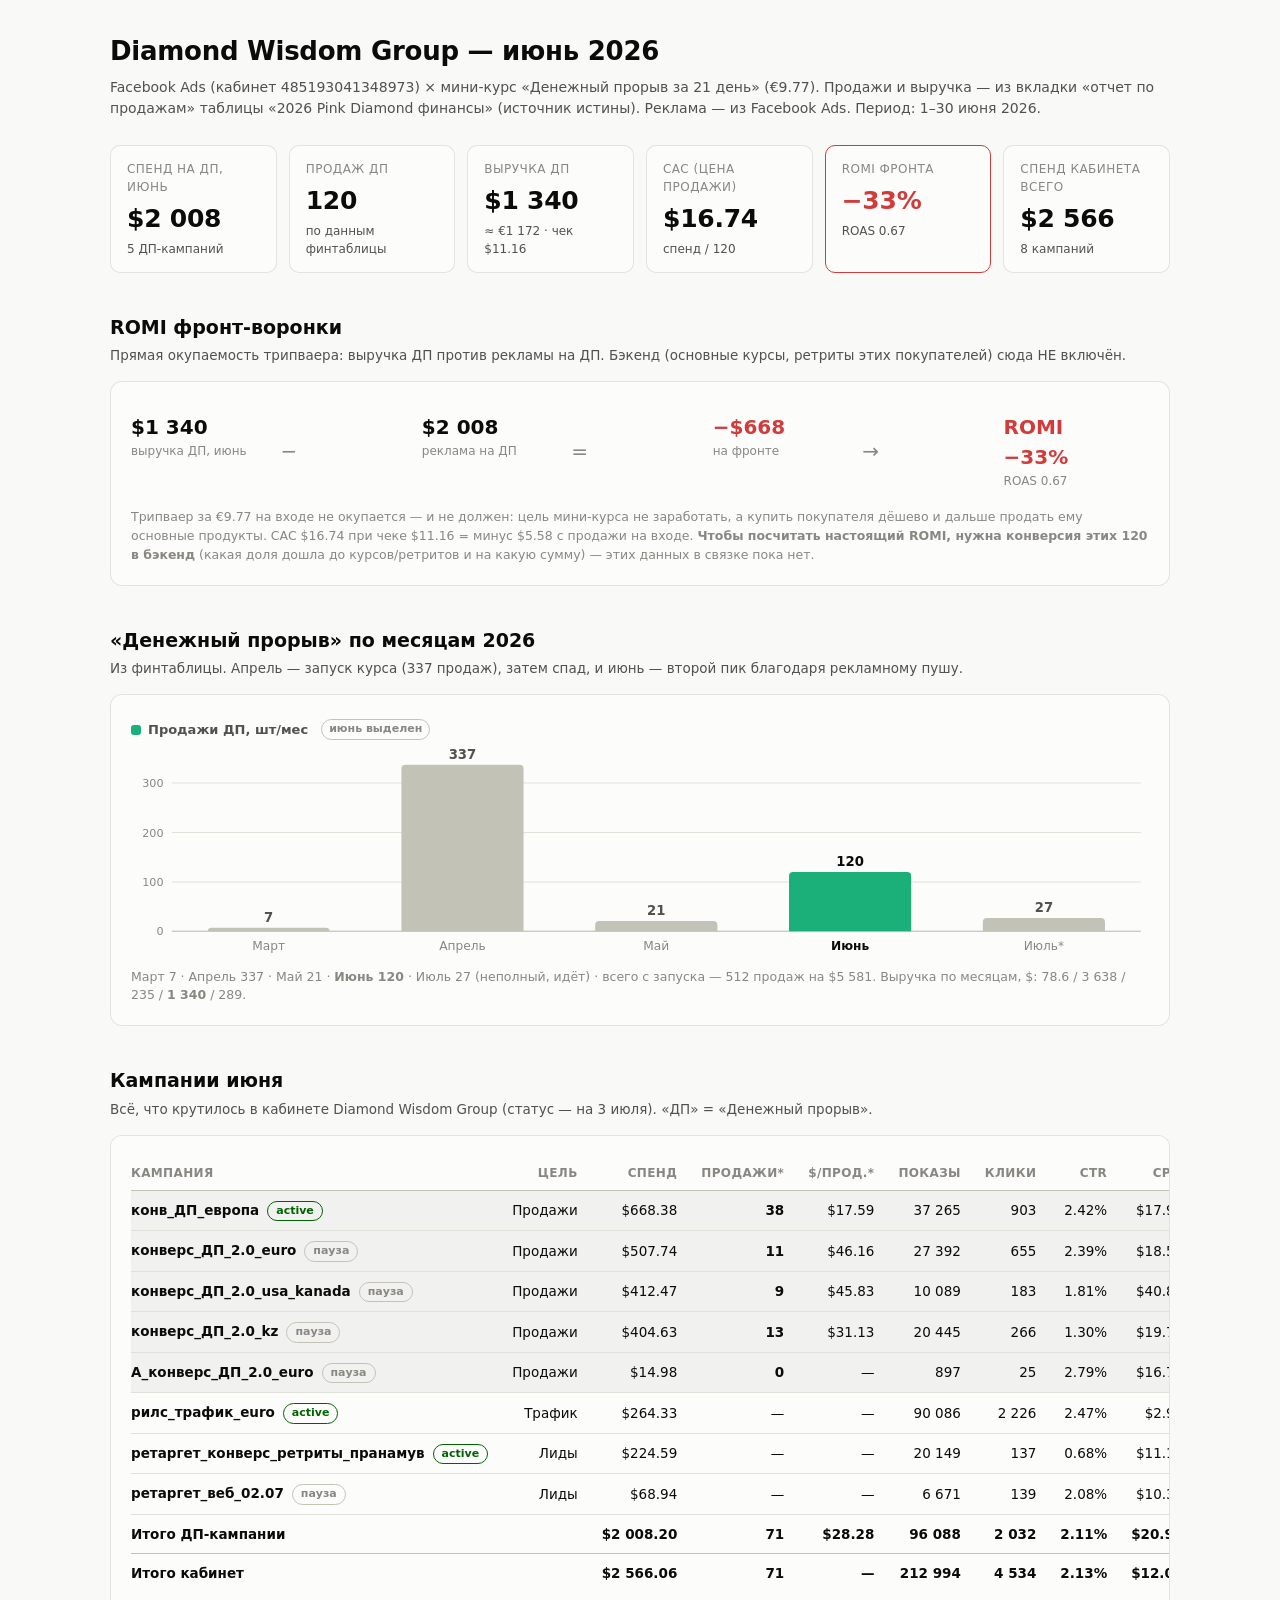
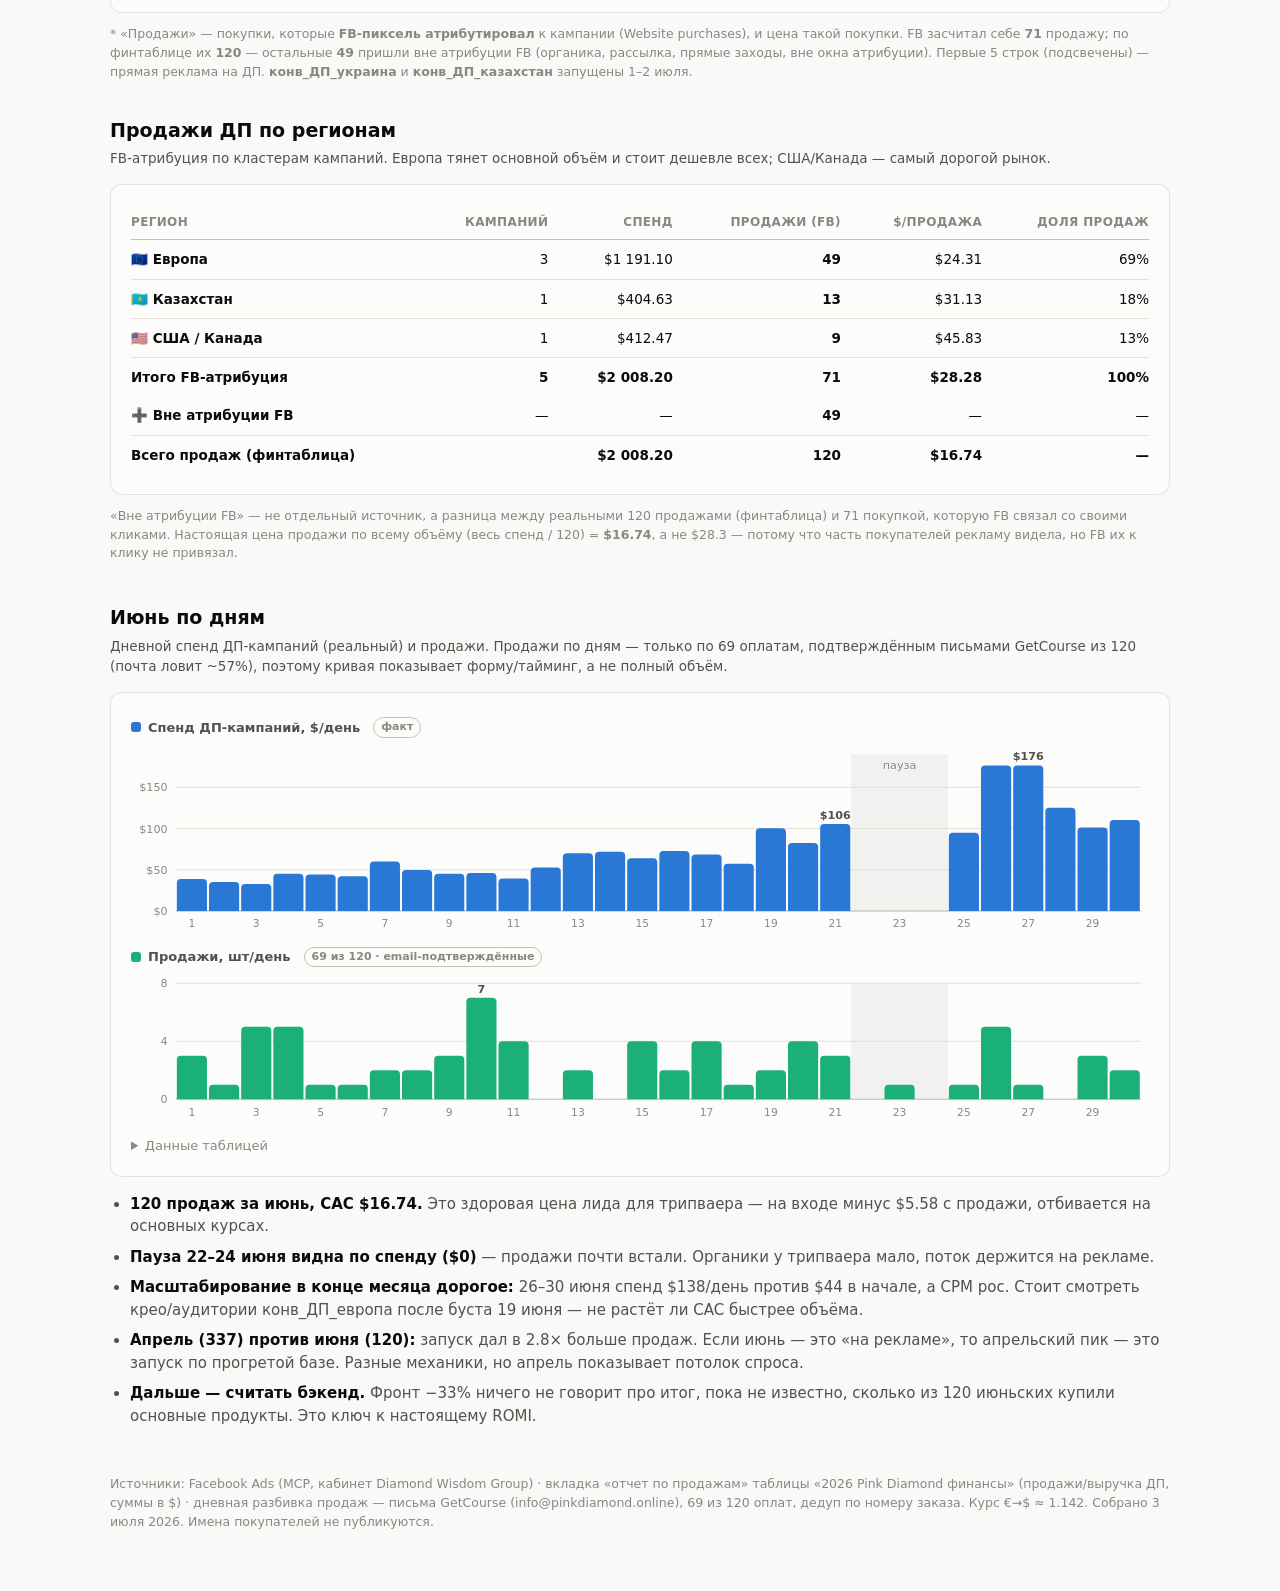
<file: dwg-june-2026-01b4749a/index.html>
<!doctype html>
<html lang="ru">
<head>
<meta charset="utf-8">
<meta name="viewport" content="width=device-width, initial-scale=1">
<meta name="robots" content="noindex, nofollow">
<title>Diamond Wisdom Group — июнь 2026</title>
<style>
  :root {
    --page:      #f9f9f7;
    --surface:   #fcfcfb;
    --ink:       #0b0b0b;
    --ink-2:     #52514e;
    --muted:     #898781;
    --grid:      #e1e0d9;
    --baseline:  #c3c2b7;
    --border:    rgba(11,11,11,.10);
    --s1:        #2a78d6;  /* blue — спенд */
    --s2:        #1baf7a;  /* aqua — продажи/выручка */
    --deemph:    #c3c2b7;  /* emphasis-gray for non-focus months */
    --good:      #006300;
    --bad:       #d03b3b;
    --wash:      rgba(11,11,11,.045);
  }
  @media (prefers-color-scheme: dark) {
    :root {
      --page:     #0d0d0d;
      --surface:  #1a1a19;
      --ink:      #ffffff;
      --ink-2:    #c3c2b7;
      --muted:    #898781;
      --grid:     #2c2c2a;
      --baseline: #383835;
      --border:   rgba(255,255,255,.10);
      --s1:       #3987e5;
      --s2:       #199e70;
      --deemph:   #4a4a47;
      --good:     #0ca30c;
      --bad:      #e66767;
      --wash:     rgba(255,255,255,.06);
    }
  }
  * { box-sizing: border-box; margin: 0; padding: 0; }
  body {
    background: var(--page);
    color: var(--ink);
    font: 15px/1.5 system-ui, -apple-system, "Segoe UI", sans-serif;
    padding: 32px 20px 60px;
  }
  .wrap { max-width: 1060px; margin: 0 auto; }
  header h1 { font-size: 26px; letter-spacing: -.01em; }
  header .sub { color: var(--ink-2); margin-top: 6px; font-size: 14px; }
  .kpis {
    display: grid;
    grid-template-columns: repeat(auto-fit, minmax(150px, 1fr));
    gap: 12px; margin: 26px 0 8px;
  }
  .tile {
    background: var(--surface);
    border: 1px solid var(--border);
    border-radius: 10px;
    padding: 14px 16px;
  }
  .tile .lbl { font-size: 12px; color: var(--muted); text-transform: uppercase; letter-spacing: .04em; }
  .tile .val { font-size: 25px; font-weight: 650; margin-top: 4px; letter-spacing: -.01em; }
  .tile .note { font-size: 12px; color: var(--ink-2); margin-top: 2px; }
  .tile.hero { border-color: var(--bad); }
  .tile.hero .val { color: var(--bad); }
  .tile.pos .val { color: var(--good); }
  section { margin-top: 40px; }
  h2 { font-size: 19px; margin-bottom: 4px; }
  .h2sub { color: var(--ink-2); font-size: 13.5px; margin-bottom: 16px; }
  .card {
    background: var(--surface);
    border: 1px solid var(--border);
    border-radius: 12px;
    padding: 20px;
  }
  .tablewrap { overflow-x: auto; }
  table { border-collapse: collapse; width: 100%; font-size: 13.5px; white-space: nowrap; }
  th {
    text-align: right; font-weight: 600; color: var(--muted); font-size: 12px;
    text-transform: uppercase; letter-spacing: .03em;
    padding: 8px 12px; border-bottom: 1px solid var(--baseline);
  }
  th:first-child, td:first-child { text-align: left; padding-left: 0; }
  th:last-child, td:last-child { padding-right: 0; }
  td {
    padding: 9px 12px; border-bottom: 1px solid var(--grid);
    text-align: right; font-variant-numeric: tabular-nums;
  }
  tr:last-child td { border-bottom: none; }
  tr.total td { border-top: 1px solid var(--baseline); font-weight: 650; border-bottom: none; }
  tr.hl td { background: var(--wash); }
  .name { font-weight: 550; }
  .pill {
    display: inline-block; font-size: 11px; font-weight: 600; border-radius: 99px;
    padding: 1px 8px; margin-left: 8px; vertical-align: 1px;
  }
  .pill.on  { color: var(--good); border: 1px solid var(--good); }
  .pill.off { color: var(--muted); border: 1px solid var(--baseline); }
  .fn { color: var(--muted); font-size: 12.5px; margin-top: 12px; }
  .charttitle { font-size: 13px; font-weight: 600; color: var(--ink-2); margin: 4px 0 2px; display: flex; align-items: center; gap: 7px; flex-wrap: wrap; }
  .swatch { width: 10px; height: 10px; border-radius: 3px; display: inline-block; }
  svg { display: block; width: 100%; height: auto; }
  svg text { font-family: system-ui, -apple-system, "Segoe UI", sans-serif; }
  .row2 { display: grid; grid-template-columns: 1fr 1fr; gap: 16px; margin-top: 16px; }
  @media (max-width: 720px) { .row2 { grid-template-columns: 1fr; } }
  .insights { margin-top: 16px; }
  .insights li { margin: 8px 0 8px 20px; color: var(--ink-2); }
  .insights b { color: var(--ink); font-weight: 600; }
  .romi { display: grid; grid-template-columns: repeat(auto-fit, minmax(140px,1fr)); gap: 0; margin-top: 4px; }
  .romi .step { padding: 6px 16px 6px 0; }
  .romi .step .n { font-size: 20px; font-weight: 650; font-variant-numeric: tabular-nums; }
  .romi .step .c { font-size: 12px; color: var(--muted); }
  .romi .op { color: var(--muted); font-size: 20px; align-self: center; padding: 0 4px; }
  details { margin-top: 14px; }
  summary { cursor: pointer; color: var(--muted); font-size: 13px; }
  #tip {
    position: fixed; pointer-events: none; z-index: 10; display: none;
    background: var(--ink); color: var(--page);
    font-size: 12.5px; line-height: 1.35; padding: 6px 9px; border-radius: 7px;
    max-width: 240px;
  }
  footer { margin-top: 48px; color: var(--muted); font-size: 12.5px; }
  .badge { display:inline-block; font-size:11px; padding:1px 7px; border-radius:99px; border:1px solid var(--baseline); color:var(--muted); margin-left:6px; vertical-align:2px;}
</style>
</head>
<body data-palette="#2a78d6,#1baf7a">
<div class="wrap">

<header>
  <h1>Diamond Wisdom Group — июнь 2026</h1>
  <div class="sub">Facebook Ads (кабинет 485193041348973) × мини-курс «Денежный прорыв за 21 день» (€9.77).
  Продажи и выручка — из вкладки «отчет по продажам» таблицы «2026 Pink Diamond финансы» (источник истины). Реклама — из Facebook Ads. Период: 1–30 июня 2026.</div>
</header>

<div class="kpis">
  <div class="tile"><div class="lbl">Спенд на ДП, июнь</div><div class="val">$2 008</div><div class="note">5 ДП-кампаний</div></div>
  <div class="tile"><div class="lbl">Продаж ДП</div><div class="val">120</div><div class="note">по данным финтаблицы</div></div>
  <div class="tile"><div class="lbl">Выручка ДП</div><div class="val">$1 340</div><div class="note">≈ €1 172 · чек $11.16</div></div>
  <div class="tile"><div class="lbl">CAC (цена продажи)</div><div class="val">$16.74</div><div class="note">спенд / 120</div></div>
  <div class="tile hero"><div class="lbl">ROMI фронта</div><div class="val">−33%</div><div class="note">ROAS 0.67</div></div>
  <div class="tile"><div class="lbl">Спенд кабинета всего</div><div class="val">$2 566</div><div class="note">8 кампаний</div></div>
</div>

<section>
  <h2>ROMI фронт-воронки</h2>
  <div class="h2sub">Прямая окупаемость трипваера: выручка ДП против рекламы на ДП. Бэкенд (основные курсы, ретриты этих покупателей) сюда НЕ включён.</div>
  <div class="card">
    <div class="romi">
      <div class="step"><div class="n">$1 340</div><div class="c">выручка ДП, июнь</div></div>
      <div class="op">−</div>
      <div class="step"><div class="n">$2 008</div><div class="c">реклама на ДП</div></div>
      <div class="op">=</div>
      <div class="step"><div class="n" style="color:var(--bad)">−$668</div><div class="c">на фронте</div></div>
      <div class="op">→</div>
      <div class="step"><div class="n" style="color:var(--bad)">ROMI −33%</div><div class="c">ROAS 0.67</div></div>
    </div>
    <div class="fn">Трипваер за €9.77 на входе не окупается — и не должен: цель мини-курса не заработать, а купить покупателя дёшево и дальше продать ему основные продукты. CAC $16.74 при чеке $11.16 = минус $5.58 с продажи на входе. <b>Чтобы посчитать настоящий ROMI, нужна конверсия этих 120 в бэкенд</b> (какая доля дошла до курсов/ретритов и на какую сумму) — этих данных в связке пока нет.</div>
  </div>
</section>

<section>
  <h2>«Денежный прорыв» по месяцам 2026</h2>
  <div class="h2sub">Из финтаблицы. Апрель — запуск курса (337 продаж), затем спад, и июнь — второй пик благодаря рекламному пушу.</div>
  <div class="card">
    <div class="charttitle"><span class="swatch" style="background:var(--s2)"></span>Продажи ДП, шт/мес <span class="badge">июнь выделен</span></div>
    <div id="chartMonths"></div>
    <div class="fn">Март 7 · Апрель 337 · Май 21 · <b>Июнь 120</b> · Июль 27 (неполный, идёт) · всего с запуска — 512 продаж на $5 581. Выручка по месяцам, $: 78.6 / 3 638 / 235 / <b>1 340</b> / 289.</div>
  </div>
</section>

<section>
  <h2>Кампании июня</h2>
  <div class="h2sub">Всё, что крутилось в кабинете Diamond Wisdom Group (статус — на 3 июля). «ДП» = «Денежный прорыв».</div>
  <div class="card tablewrap">
    <table>
      <thead><tr>
        <th>Кампания</th><th>Цель</th><th>Спенд</th><th>Продажи*</th><th>$/прод.*</th><th>Показы</th><th>Клики</th><th>CTR</th><th>CPM</th><th>CPC</th>
      </tr></thead>
      <tbody>
        <tr class="hl"><td class="name">конв_ДП_европа<span class="pill on">active</span></td><td>Продажи</td><td>$668.38</td><td><b>38</b></td><td>$17.59</td><td>37 265</td><td>903</td><td>2.42%</td><td>$17.94</td><td>$0.74</td></tr>
        <tr class="hl"><td class="name">конверс_ДП_2.0_euro<span class="pill off">пауза</span></td><td>Продажи</td><td>$507.74</td><td><b>11</b></td><td>$46.16</td><td>27 392</td><td>655</td><td>2.39%</td><td>$18.54</td><td>$0.78</td></tr>
        <tr class="hl"><td class="name">конверс_ДП_2.0_usa_kanada<span class="pill off">пауза</span></td><td>Продажи</td><td>$412.47</td><td><b>9</b></td><td>$45.83</td><td>10 089</td><td>183</td><td>1.81%</td><td>$40.88</td><td>$2.25</td></tr>
        <tr class="hl"><td class="name">конверс_ДП_2.0_kz<span class="pill off">пауза</span></td><td>Продажи</td><td>$404.63</td><td><b>13</b></td><td>$31.13</td><td>20 445</td><td>266</td><td>1.30%</td><td>$19.79</td><td>$1.52</td></tr>
        <tr class="hl"><td class="name">А_конверс_ДП_2.0_euro<span class="pill off">пауза</span></td><td>Продажи</td><td>$14.98</td><td><b>0</b></td><td>—</td><td>897</td><td>25</td><td>2.79%</td><td>$16.70</td><td>$0.60</td></tr>
        <tr><td class="name">рилс_трафик_euro<span class="pill on">active</span></td><td>Трафик</td><td>$264.33</td><td>—</td><td>—</td><td>90 086</td><td>2 226</td><td>2.47%</td><td>$2.93</td><td>$0.12</td></tr>
        <tr><td class="name">ретаргет_конверс_ретриты_пранамув<span class="pill on">active</span></td><td>Лиды</td><td>$224.59</td><td>—</td><td>—</td><td>20 149</td><td>137</td><td>0.68%</td><td>$11.15</td><td>$1.64</td></tr>
        <tr><td class="name">ретаргет_веб_02.07<span class="pill off">пауза</span></td><td>Лиды</td><td>$68.94</td><td>—</td><td>—</td><td>6 671</td><td>139</td><td>2.08%</td><td>$10.33</td><td>$0.50</td></tr>
        <tr class="total"><td>Итого ДП-кампании</td><td></td><td>$2 008.20</td><td><b>71</b></td><td>$28.28</td><td>96 088</td><td>2 032</td><td>2.11%</td><td>$20.90</td><td>$0.99</td></tr>
        <tr class="total"><td>Итого кабинет</td><td></td><td>$2 566.06</td><td>71</td><td>—</td><td>212 994</td><td>4 534</td><td>2.13%</td><td>$12.05</td><td>$0.57</td></tr>
      </tbody>
    </table>
  </div>
  <div class="fn">* «Продажи» — покупки, которые <b>FB-пиксель атрибутировал</b> к кампании (Website purchases), и цена такой покупки. FB засчитал себе <b>71</b> продажу; по финтаблице их <b>120</b> — остальные <b>49</b> пришли вне атрибуции FB (органика, рассылка, прямые заходы, вне окна атрибуции). Первые 5 строк (подсвечены) — прямая реклама на ДП. <b>конв_ДП_украина</b> и <b>конв_ДП_казахстан</b> запущены 1–2 июля.</div>

  <h2 style="margin-top:34px">Продажи ДП по регионам</h2>
  <div class="h2sub">FB-атрибуция по кластерам кампаний. Европа тянет основной объём и стоит дешевле всех; США/Канада — самый дорогой рынок.</div>
  <div class="card tablewrap">
    <table>
      <thead><tr><th>Регион</th><th>Кампаний</th><th>Спенд</th><th>Продажи (FB)</th><th>$/продажа</th><th>Доля продаж</th></tr></thead>
      <tbody>
        <tr><td class="name">🇪🇺 Европа</td><td>3</td><td>$1 191.10</td><td><b>49</b></td><td>$24.31</td><td>69%</td></tr>
        <tr><td class="name">🇰🇿 Казахстан</td><td>1</td><td>$404.63</td><td><b>13</b></td><td>$31.13</td><td>18%</td></tr>
        <tr><td class="name">🇺🇸 США / Канада</td><td>1</td><td>$412.47</td><td><b>9</b></td><td>$45.83</td><td>13%</td></tr>
        <tr class="total"><td>Итого FB-атрибуция</td><td>5</td><td>$2 008.20</td><td><b>71</b></td><td>$28.28</td><td>100%</td></tr>
        <tr><td class="name">➕ Вне атрибуции FB</td><td>—</td><td>—</td><td><b>49</b></td><td>—</td><td>—</td></tr>
        <tr class="total"><td>Всего продаж (финтаблица)</td><td></td><td>$2 008.20</td><td><b>120</b></td><td>$16.74</td><td>—</td></tr>
      </tbody>
    </table>
  </div>
  <div class="fn">«Вне атрибуции FB» — не отдельный источник, а разница между реальными 120 продажами (финтаблица) и 71 покупкой, которую FB связал со своими кликами. Настоящая цена продажи по всему объёму (весь спенд / 120) = <b>$16.74</b>, а не $28.3 — потому что часть покупателей рекламу видела, но FB их к клику не привязал.</div>
</section>

<section>
  <h2>Июнь по дням</h2>
  <div class="h2sub">Дневной спенд ДП-кампаний (реальный) и продажи. Продажи по дням — только по 69 оплатам, подтверждённым письмами GetCourse из 120 (почта ловит ~57%), поэтому кривая показывает форму/тайминг, а не полный объём.</div>
  <div class="card">
    <div class="charttitle"><span class="swatch" style="background:var(--s1)"></span>Спенд ДП-кампаний, $/день <span class="badge">факт</span></div>
    <div id="chartSpend"></div>
    <div class="charttitle" style="margin-top:14px"><span class="swatch" style="background:var(--s2)"></span>Продажи, шт/день <span class="badge">69 из 120 · email-подтверждённые</span></div>
    <div id="chartBuys"></div>
    <details>
      <summary>Данные таблицей</summary>
      <div class="tablewrap" id="dailyTable"></div>
    </details>
  </div>
  <ul class="insights">
    <li><b>120 продаж за июнь, CAC $16.74.</b> Это здоровая цена лида для трипваера — на входе минус $5.58 с продажи, отбивается на основных курсах.</li>
    <li><b>Пауза 22–24 июня видна по спенду ($0)</b> — продажи почти встали. Органики у трипваера мало, поток держится на рекламе.</li>
    <li><b>Масштабирование в конце месяца дорогое:</b> 26–30 июня спенд $138/день против $44 в начале, а CPM рос. Стоит смотреть крео/аудитории конв_ДП_европа после буста 19 июня — не растёт ли CAC быстрее объёма.</li>
    <li><b>Апрель (337) против июня (120):</b> запуск дал в 2.8× больше продаж. Если июнь — это «на рекламе», то апрельский пик — это запуск по прогретой базе. Разные механики, но апрель показывает потолок спроса.</li>
    <li><b>Дальше — считать бэкенд.</b> Фронт −33% ничего не говорит про итог, пока не известно, сколько из 120 июньских купили основные продукты. Это ключ к настоящему ROMI.</li>
  </ul>
</section>

<footer>
  Источники: Facebook Ads (MCP, кабинет Diamond Wisdom Group) · вкладка «отчет по продажам» таблицы «2026 Pink Diamond финансы» (продажи/выручка ДП, суммы в $) · дневная разбивка продаж — письма GetCourse (info@pinkdiamond.online), 69 из 120 оплат, дедуп по номеру заказа. Курс €→$ ≈ 1.142. Собрано 3 июля 2026. Имена покупателей не публикуются.
</footer>

</div>
<div id="tip"></div>

<script>
(function () {
  function fmt(n, d) { return n.toLocaleString('ru-RU', {minimumFractionDigits: d||0, maximumFractionDigits: d||0}); }

  // ---- June daily ----
  var spend = [38.77,35.20,32.72,45.10,44.29,42.28,59.95,49.65,45.10,46.17,39.36,52.87,69.93,71.72,63.87,72.73,68.53,57.22,100.32,82.49,105.51,0,0,0,94.97,176.23,176.38,125.23,101.32,110.29];
  var buys  = [3,1,5,5,1,1,2,2,3,7,4,0,2,0,4,2,4,1,2,4,3,0,1,0,1,5,1,0,3,2]; // email-confirmed subset (69)

  var W = 1000, ML = 44, MR = 8, MT = 14;
  var innerW = W - ML - MR;
  var slot = innerW / 30, gap = 2, bw = slot - gap;

  function bars(el, data, color, opts) {
    var H = opts.h, MB = 22, plotH = H - MT - MB;
    var max = opts.max;
    var s = '<svg viewBox="0 0 ' + W + ' ' + H + '" role="img" aria-label="' + opts.aria + '">';
    if (opts.pause) {
      var px = ML + 21 * slot, pw = 3 * slot;
      s += '<rect x="' + px + '" y="' + MT + '" width="' + pw + '" height="' + plotH + '" fill="var(--wash)"/>';
      if (opts.pauseLabel) s += '<text x="' + (px + pw/2) + '" y="' + (MT + 14) + '" font-size="11" fill="var(--muted)" text-anchor="middle">пауза</text>';
    }
    opts.ticks.forEach(function (t) {
      var y = MT + plotH - (t / max) * plotH;
      s += '<line x1="' + ML + '" y1="' + y + '" x2="' + (W - MR) + '" y2="' + y + '" stroke="var(--grid)" stroke-width="1"/>';
      s += '<text x="' + (ML - 8) + '" y="' + (y + 4) + '" font-size="11" fill="var(--muted)" text-anchor="end">' + opts.tickFmt(t) + '</text>';
    });
    s += '<line x1="' + ML + '" y1="' + (MT + plotH) + '" x2="' + (W - MR) + '" y2="' + (MT + plotH) + '" stroke="var(--baseline)" stroke-width="1"/>';
    data.forEach(function (v, i) {
      var h = Math.max(v > 0 ? 2 : 0, (v / max) * plotH);
      var x = ML + i * slot + gap / 2, y = MT + plotH - h;
      if (v > 0) {
        s += '<path d="M' + x + ' ' + (MT + plotH) + ' V' + (y + 4) + ' Q' + x + ' ' + y + ' ' + (x + 4) + ' ' + y +
             ' H' + (x + bw - 4) + ' Q' + (x + bw) + ' ' + y + ' ' + (x + bw) + ' ' + (y + 4) +
             ' V' + (MT + plotH) + ' Z" fill="' + color + '"/>';
      }
      if (opts.label(v, i)) {
        s += '<text x="' + (x + bw/2) + '" y="' + (y - 5) + '" font-size="11" font-weight="600" fill="var(--ink-2)" text-anchor="middle">' + opts.label(v, i) + '</text>';
      }
      s += '<rect class="hit" data-tip="' + opts.tip(v, i) + '" x="' + (ML + i * slot) + '" y="' + MT + '" width="' + slot + '" height="' + plotH + '" fill="transparent"/>';
      if ((i + 1) % 2 === 1) {
        s += '<text x="' + (ML + i * slot + slot/2) + '" y="' + (H - 6) + '" font-size="10.5" fill="var(--muted)" text-anchor="middle">' + (i + 1) + '</text>';
      }
    });
    s += '</svg>';
    el.innerHTML = s;
  }

  bars(document.getElementById('chartSpend'), spend, 'var(--s1)', {
    h: 190, max: 190, ticks: [0, 50, 100, 150],
    tickFmt: function (t) { return '$' + t; },
    aria: 'Дневной спенд ДП-кампаний в июне',
    pause: true, pauseLabel: true,
    label: function (v, i) { return (i === 26) ? '$176' : (i === 20 ? '$106' : ''); },
    tip: function (v, i) { return (i + 1) + ' июня — спенд $' + fmt(v, 2); }
  });

  bars(document.getElementById('chartBuys'), buys, 'var(--s2)', {
    h: 150, max: 8, ticks: [0, 4, 8],
    tickFmt: function (t) { return t; },
    aria: 'Продажи Денежного прорыва по дням июня (email-подтверждённые)',
    pause: true, pauseLabel: false,
    label: function (v, i) { return (i === 9) ? '7' : ''; },
    tip: function (v, i) { return (i + 1) + ' июня — ' + v + ' email-подтв.'; }
  });

  // ---- ДП by month (emphasis: June highlighted) ----
  (function () {
    var months = [
      {m:'Март', s:7, hl:false}, {m:'Апрель', s:337, hl:false}, {m:'Май', s:21, hl:false},
      {m:'Июнь', s:120, hl:true}, {m:'Июль*', s:27, hl:false}
    ];
    var H = 210, ML2 = 40, MR2 = 8, MT2 = 16, MB2 = 24, plotH = H - MT2 - MB2;
    var innerW2 = W - ML2 - MR2, slot2 = innerW2 / months.length, bw2 = Math.min(120, slot2 - 26);
    var max = 350, ticks = [0, 100, 200, 300];
    var s = '<svg viewBox="0 0 ' + W + ' ' + H + '" role="img" aria-label="Продажи Денежного прорыва по месяцам 2026">';
    ticks.forEach(function (t) {
      var y = MT2 + plotH - (t / max) * plotH;
      s += '<line x1="' + ML2 + '" y1="' + y + '" x2="' + (W - MR2) + '" y2="' + y + '" stroke="var(--grid)"/>';
      s += '<text x="' + (ML2 - 8) + '" y="' + (y + 4) + '" font-size="11" fill="var(--muted)" text-anchor="end">' + t + '</text>';
    });
    s += '<line x1="' + ML2 + '" y1="' + (MT2 + plotH) + '" x2="' + (W - MR2) + '" y2="' + (MT2 + plotH) + '" stroke="var(--baseline)"/>';
    months.forEach(function (d, i) {
      var h = Math.max(3, (d.s / max) * plotH);
      var cx = ML2 + i * slot2 + slot2 / 2, x = cx - bw2 / 2, y = MT2 + plotH - h;
      var col = d.hl ? 'var(--s2)' : 'var(--deemph)';
      s += '<path d="M' + x + ' ' + (MT2 + plotH) + ' V' + (y + 4) + ' Q' + x + ' ' + y + ' ' + (x + 4) + ' ' + y +
           ' H' + (x + bw2 - 4) + ' Q' + (x + bw2) + ' ' + y + ' ' + (x + bw2) + ' ' + (y + 4) +
           ' V' + (MT2 + plotH) + ' Z" fill="' + col + '"/>';
      s += '<text x="' + cx + '" y="' + (y - 6) + '" font-size="13" font-weight="' + (d.hl ? 700 : 600) + '" fill="' + (d.hl ? 'var(--ink)' : 'var(--ink-2)') + '" text-anchor="middle">' + d.s + '</text>';
      s += '<text x="' + cx + '" y="' + (H - 6) + '" font-size="12" fill="' + (d.hl ? 'var(--ink)' : 'var(--muted)') + '" font-weight="' + (d.hl ? 600 : 400) + '" text-anchor="middle">' + d.m + '</text>';
      s += '<rect class="hit" data-tip="' + d.m.replace('*','') + ' — ' + d.s + ' продаж" x="' + (ML2 + i*slot2) + '" y="' + MT2 + '" width="' + slot2 + '" height="' + plotH + '" fill="transparent"/>';
    });
    s += '</svg>';
    document.getElementById('chartMonths').innerHTML = s;
  })();

  // daily table
  var t = '<table><thead><tr><th>День</th><th>Спенд ДП, $</th><th>Продажи (email-подтв.)</th></tr></thead><tbody>';
  for (var i = 0; i < 30; i++) {
    t += '<tr><td>' + (i + 1) + ' июня</td><td>' + fmt(spend[i], 2) + '</td><td>' + buys[i] + '</td></tr>';
  }
  t += '<tr class="total"><td>Итого</td><td>' + fmt(2008.20, 2) + '</td><td>69 из 120</td></tr></tbody></table>';
  document.getElementById('dailyTable').innerHTML = t;

  // tooltip
  var tip = document.getElementById('tip');
  document.addEventListener('mousemove', function (e) {
    var el = e.target.closest ? e.target.closest('.hit') : null;
    if (el && el.dataset.tip) {
      tip.textContent = el.dataset.tip;
      tip.style.display = 'block';
      var x = Math.min(e.clientX + 12, window.innerWidth - tip.offsetWidth - 8);
      tip.style.left = x + 'px';
      tip.style.top = (e.clientY - 34) + 'px';
    } else {
      tip.style.display = 'none';
    }
  });
})();
</script>
</body>
</html>
</file>
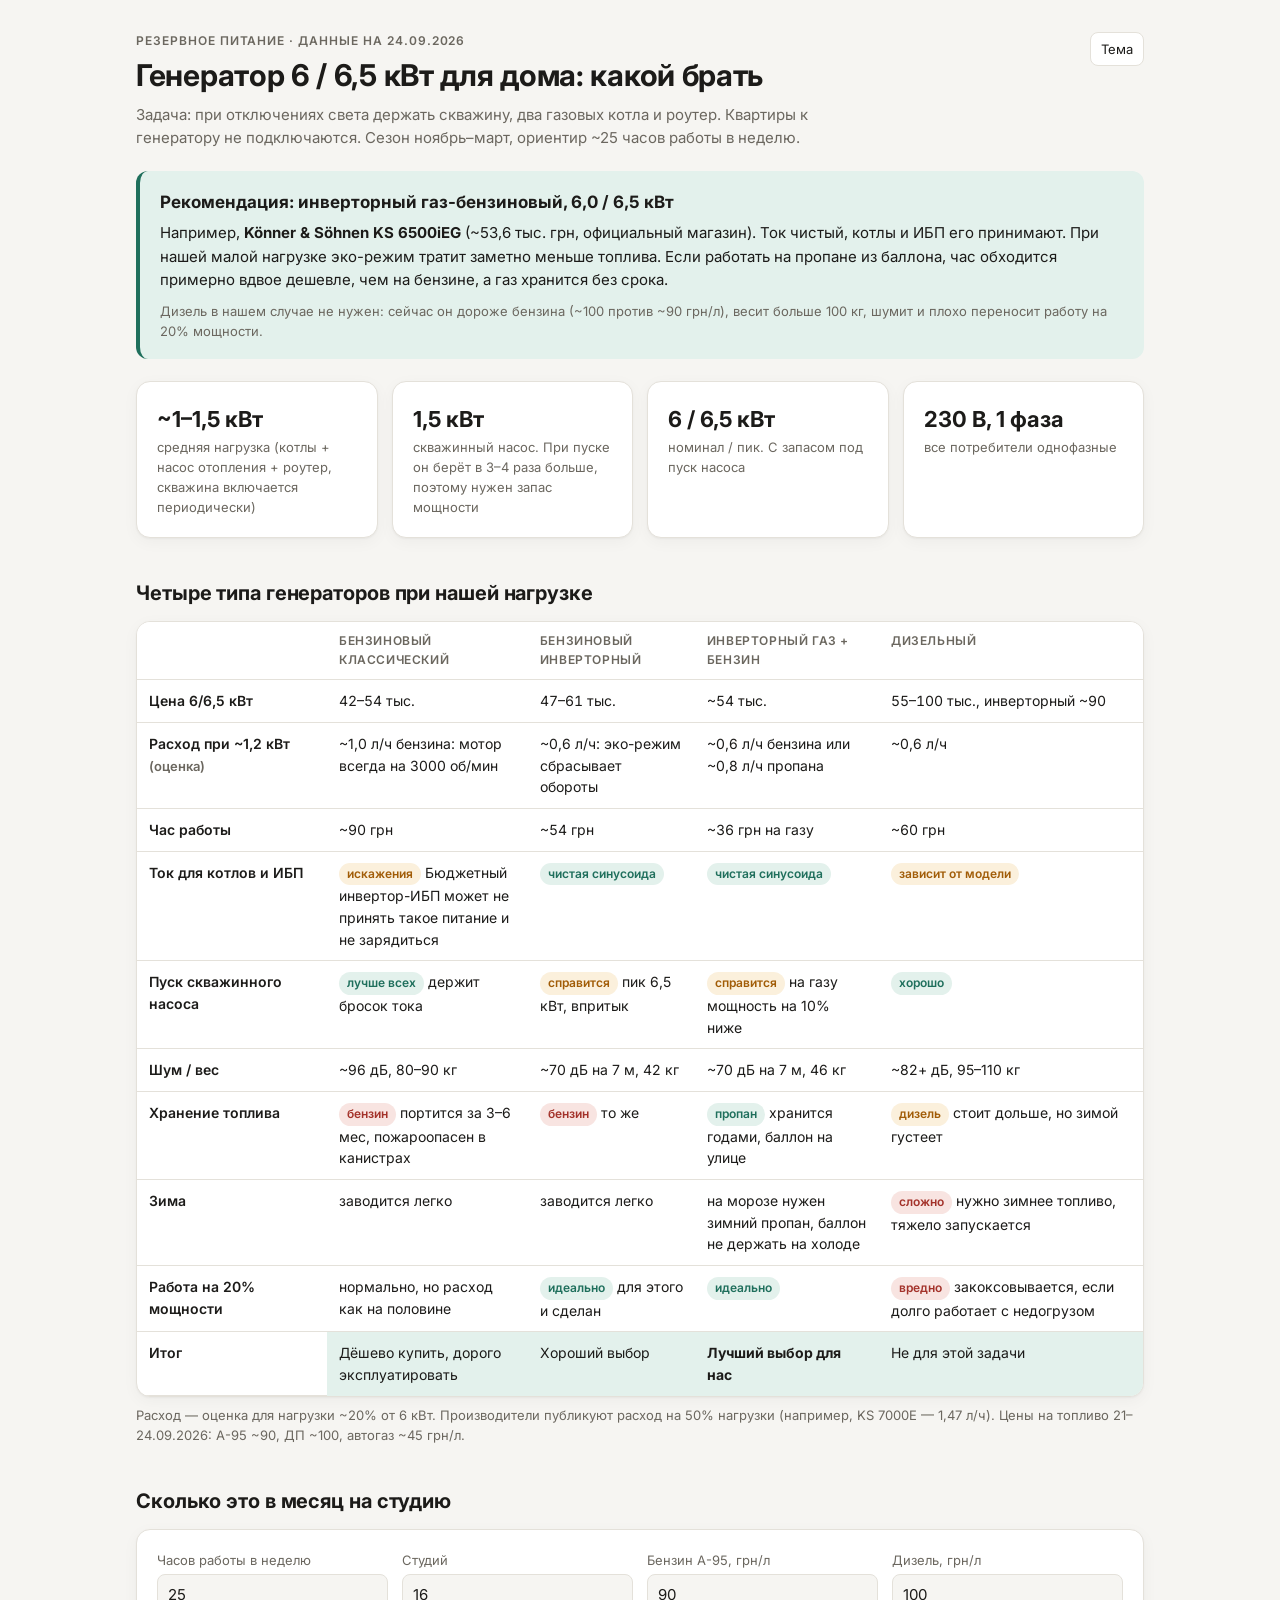
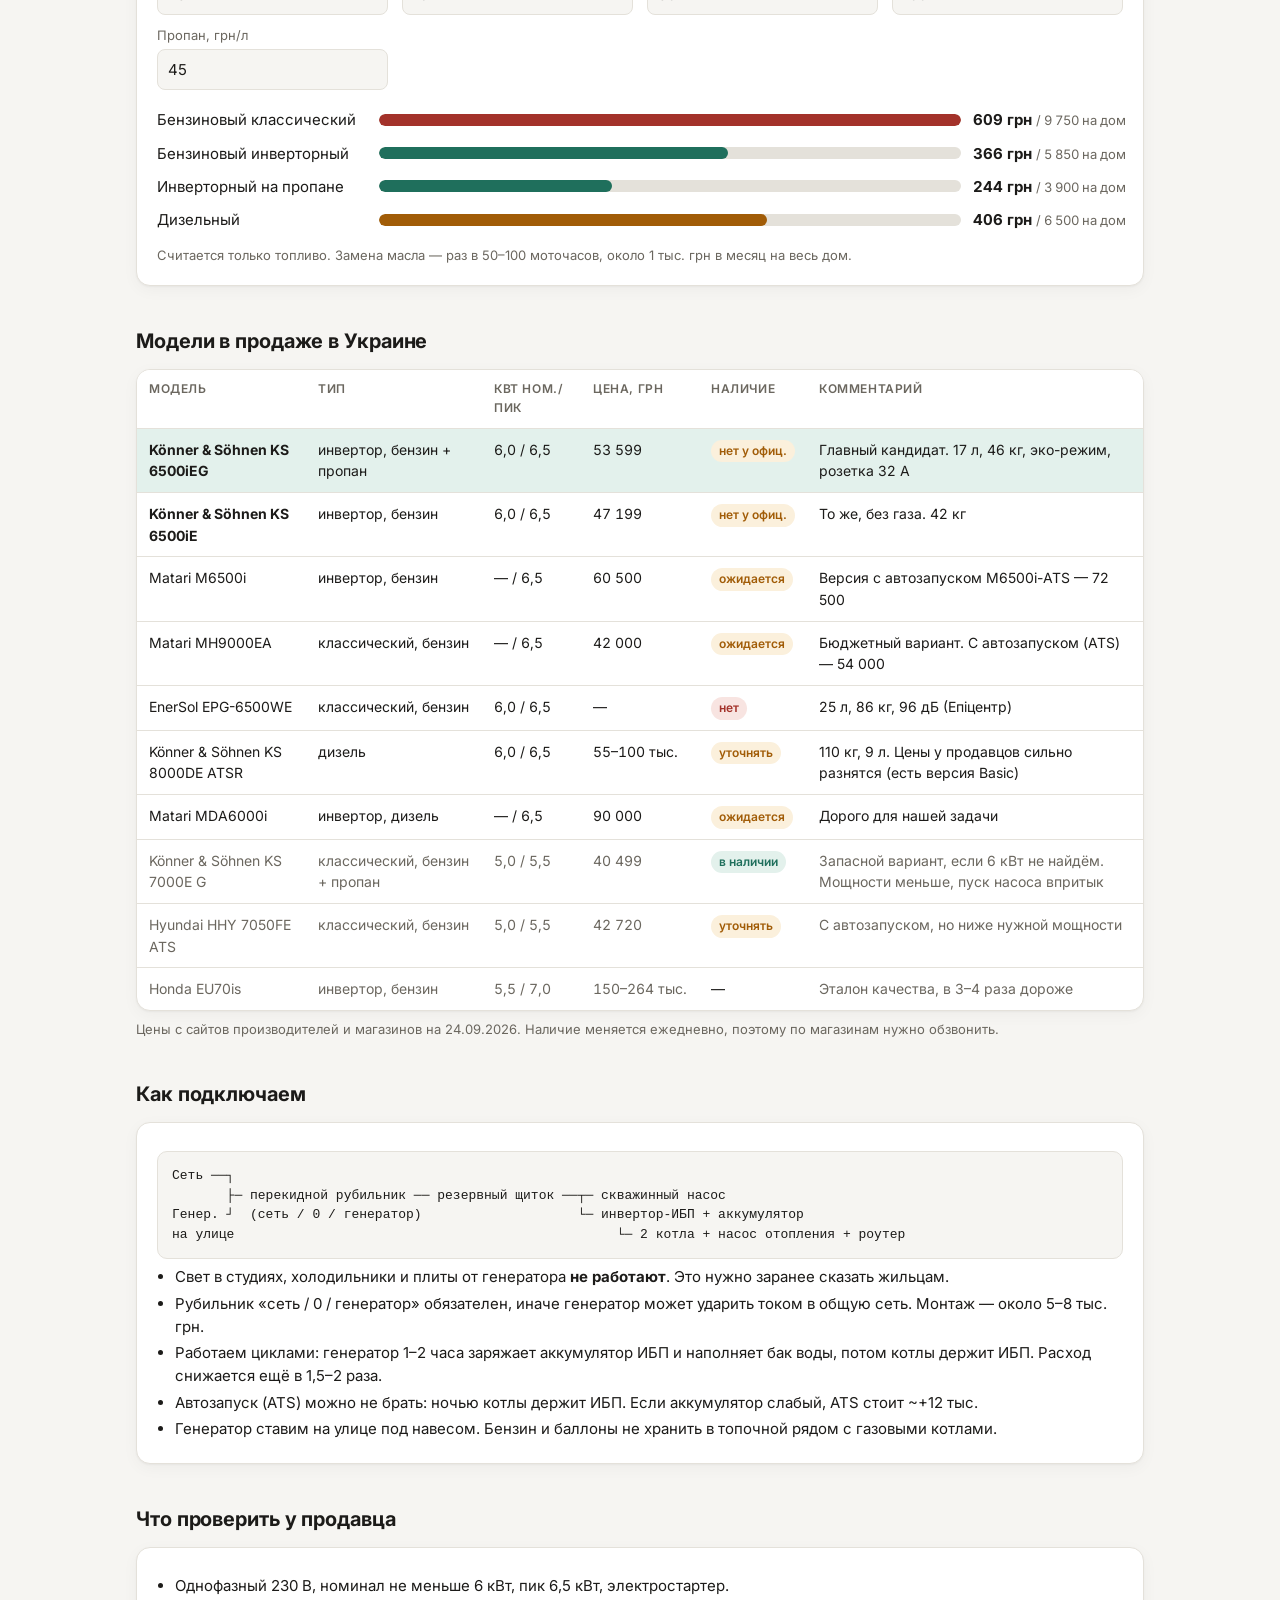
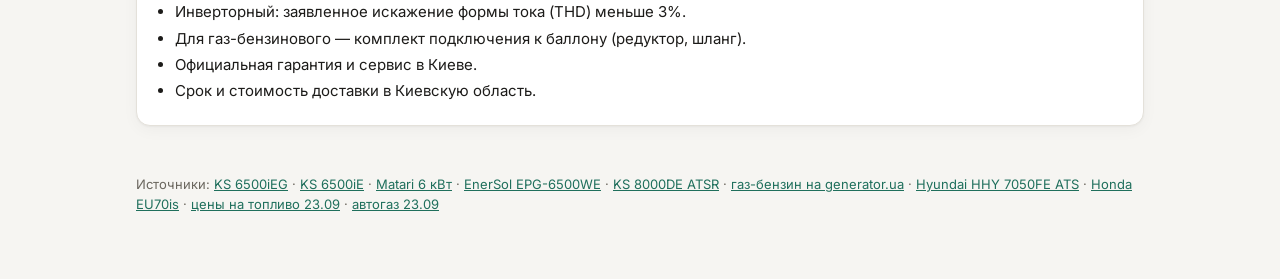
<file: generator-6kw-280c284b/index.html>
<!doctype html>
<html lang="ru">
<head>
<meta charset="utf-8">
<meta name="viewport" content="width=device-width, initial-scale=1">
<meta name="robots" content="noindex, nofollow">
<title>Генератор 6 кВт: сравнение</title>
<link rel="preconnect" href="https://fonts.googleapis.com">
<link rel="preconnect" href="https://fonts.gstatic.com" crossorigin>
<link href="https://fonts.googleapis.com/css2?family=Inter:wght@400;500;600;700&display=swap" rel="stylesheet">
<style>
:root{
  --bg:#f6f5f2; --card:#ffffff; --ink:#1c1b19; --muted:#6b675f; --line:#e4e1da;
  --accent:#1f6f5c; --accent-soft:#e3f1ec; --warn:#a15c07; --warn-soft:#fbf0dc;
  --bad:#a3322a; --bad-soft:#f8e4e1; --good:#1f6f5c; --good-soft:#e3f1ec;
  --shadow:0 1px 2px rgba(0,0,0,.04),0 4px 16px rgba(0,0,0,.04);
}
@media (prefers-color-scheme: dark){
  :root:not([data-theme="light"]){
    --bg:#141412; --card:#1d1c1a; --ink:#ecebe7; --muted:#a19d94; --line:#34322e;
    --accent:#5cc3a6; --accent-soft:#16332b; --warn:#e2a54a; --warn-soft:#3a2c14;
    --bad:#ef8a80; --bad-soft:#3b1e1b; --good:#5cc3a6; --good-soft:#16332b;
    --shadow:none;
  }
}
:root[data-theme="dark"]{
  --bg:#141412; --card:#1d1c1a; --ink:#ecebe7; --muted:#a19d94; --line:#34322e;
  --accent:#5cc3a6; --accent-soft:#16332b; --warn:#e2a54a; --warn-soft:#3a2c14;
  --bad:#ef8a80; --bad-soft:#3b1e1b; --good:#5cc3a6; --good-soft:#16332b;
  --shadow:none;
}
*{box-sizing:border-box}
html,body{margin:0}
body{background:var(--bg);color:var(--ink);font:15px/1.55 Inter,system-ui,-apple-system,Segoe UI,sans-serif;-webkit-font-smoothing:antialiased}
.wrap{max-width:1040px;margin:0 auto;padding:32px 16px 64px}
header .eyebrow{font-size:12px;letter-spacing:.08em;text-transform:uppercase;color:var(--muted);font-weight:600}
h1{font-size:30px;line-height:1.2;margin:6px 0 10px;letter-spacing:-.01em}
h2{font-size:20px;margin:40px 0 12px;letter-spacing:-.005em}
h3{font-size:16px;margin:0 0 6px}
p{margin:0 0 10px}
.lead{color:var(--muted);max-width:720px}
.card{background:var(--card);border:1px solid var(--line);border-radius:14px;padding:20px;box-shadow:var(--shadow)}
.verdict{border-left:4px solid var(--accent);background:var(--accent-soft);border-radius:12px;padding:18px 20px;margin:22px 0}
.verdict h3{font-size:17px}
.grid{display:grid;gap:14px}
.g3{grid-template-columns:repeat(3,1fr)}
.g4{grid-template-columns:repeat(4,1fr)}
@media (max-width:820px){.g3,.g4{grid-template-columns:1fr 1fr}}
@media (max-width:520px){.g3,.g4{grid-template-columns:1fr}}
.kpi .v{font-size:22px;font-weight:700}
.kpi .l{font-size:13px;color:var(--muted)}
.tbl-wrap{overflow-x:auto;border:1px solid var(--line);border-radius:14px;background:var(--card);box-shadow:var(--shadow)}
table{border-collapse:collapse;width:100%;min-width:720px;font-size:14px}
th,td{padding:10px 12px;border-bottom:1px solid var(--line);text-align:left;vertical-align:top}
thead th{font-size:12px;text-transform:uppercase;letter-spacing:.05em;color:var(--muted);font-weight:600;background:var(--card);position:sticky;top:0}
tbody tr:last-child td{border-bottom:0}
th[scope=row]{font-weight:600;width:190px}
.num{font-variant-numeric:tabular-nums;white-space:nowrap}
.pill{display:inline-block;padding:2px 8px;border-radius:999px;font-size:12px;font-weight:600;white-space:nowrap}
.p-good{background:var(--good-soft);color:var(--good)}
.p-warn{background:var(--warn-soft);color:var(--warn)}
.p-bad{background:var(--bad-soft);color:var(--bad)}
.best td{background:var(--accent-soft)}
.muted{color:var(--muted)}
.small{font-size:13px}
a{color:var(--accent)}
.calc label{display:block;font-size:13px;color:var(--muted);margin-bottom:4px}
.calc input{width:100%;padding:8px 10px;border:1px solid var(--line);border-radius:8px;background:var(--bg);color:var(--ink);font:inherit}
.bars{margin-top:18px;display:grid;gap:10px}
.bar{display:grid;grid-template-columns:210px 1fr 150px;align-items:center;gap:12px}
@media (max-width:620px){.bar{grid-template-columns:1fr;gap:4px}}
.track{height:12px;background:var(--line);border-radius:6px;overflow:hidden}
.fill{height:100%;background:var(--accent);border-radius:6px;transition:width .25s}
.fill.diesel{background:var(--warn)}
.fill.classic{background:var(--bad)}
ul.clean{margin:6px 0 0;padding-left:18px}
ul.clean li{margin:3px 0}
.diagram{font:13px/1.5 ui-monospace,SFMono-Regular,Menlo,monospace;white-space:pre;overflow-x:auto;background:var(--bg);border:1px solid var(--line);border-radius:10px;padding:14px;margin:8px 0 0}
footer{margin-top:48px;color:var(--muted);font-size:13px}
.theme-btn{float:right;border:1px solid var(--line);background:var(--card);color:var(--ink);border-radius:8px;padding:6px 10px;font:inherit;font-size:13px;cursor:pointer}
</style>
</head>
<body>
<div class="wrap">

<header>
  <button class="theme-btn" id="themeBtn" type="button">Тема</button>
  <div class="eyebrow">Резервное питание · данные на 24.09.2026</div>
  <h1>Генератор 6 / 6,5 кВт для дома: какой брать</h1>
  <p class="lead">Задача: при отключениях света держать скважину, два газовых котла и роутер. Квартиры к генератору не подключаются. Сезон ноябрь–март, ориентир ~25 часов работы в неделю.</p>
</header>

<div class="verdict">
  <h3>Рекомендация: инверторный газ-бензиновый, 6,0 / 6,5 кВт</h3>
  <p>Например, <b>Könner &amp; Söhnen KS 6500iEG</b> (~53,6 тыс. грн, официальный магазин). Ток чистый, котлы и ИБП его принимают. При нашей малой нагрузке эко-режим тратит заметно меньше топлива. Если работать на пропане из баллона, час обходится примерно вдвое дешевле, чем на бензине, а газ хранится без срока.</p>
  <p class="small muted" style="margin:0">Дизель в нашем случае не нужен: сейчас он дороже бензина (~100 против ~90 грн/л), весит больше 100 кг, шумит и плохо переносит работу на 20% мощности.</p>
</div>

<div class="grid g4">
  <div class="card kpi"><div class="v">~1–1,5 кВт</div><div class="l">средняя нагрузка (котлы + насос отопления + роутер, скважина включается периодически)</div></div>
  <div class="card kpi"><div class="v">1,5 кВт</div><div class="l">скважинный насос. При пуске он берёт в 3–4 раза больше, поэтому нужен запас мощности</div></div>
  <div class="card kpi"><div class="v">6 / 6,5 кВт</div><div class="l">номинал / пик. С запасом под пуск насоса</div></div>
  <div class="card kpi"><div class="v">230 В, 1 фаза</div><div class="l">все потребители однофазные</div></div>
</div>

<h2>Четыре типа генераторов при нашей нагрузке</h2>
<div class="tbl-wrap">
<table>
<thead><tr><th></th><th>Бензиновый классический</th><th>Бензиновый инверторный</th><th>Инверторный газ + бензин</th><th>Дизельный</th></tr></thead>
<tbody>
<tr><th scope="row">Цена 6/6,5 кВт</th><td class="num">42–54 тыс.</td><td class="num">47–61 тыс.</td><td class="num">~54 тыс.</td><td class="num">55–100 тыс., инверторный ~90</td></tr>
<tr><th scope="row">Расход при ~1,2 кВт<br><span class="muted small">(оценка)</span></th><td>~1,0 л/ч бензина: мотор всегда на 3000 об/мин</td><td>~0,6 л/ч: эко-режим сбрасывает обороты</td><td>~0,6 л/ч бензина или ~0,8 л/ч пропана</td><td>~0,6 л/ч</td></tr>
<tr><th scope="row">Час работы</th><td class="num">~90 грн</td><td class="num">~54 грн</td><td class="num">~36 грн на газу</td><td class="num">~60 грн</td></tr>
<tr><th scope="row">Ток для котлов и ИБП</th><td><span class="pill p-warn">искажения</span> Бюджетный инвертор-ИБП может не принять такое питание и не зарядиться</td><td><span class="pill p-good">чистая синусоида</span></td><td><span class="pill p-good">чистая синусоида</span></td><td><span class="pill p-warn">зависит от модели</span></td></tr>
<tr><th scope="row">Пуск скважинного насоса</th><td><span class="pill p-good">лучше всех</span> держит бросок тока</td><td><span class="pill p-warn">справится</span> пик 6,5 кВт, впритык</td><td><span class="pill p-warn">справится</span> на газу мощность на 10% ниже</td><td><span class="pill p-good">хорошо</span></td></tr>
<tr><th scope="row">Шум / вес</th><td>~96 дБ, 80–90 кг</td><td>~70 дБ на 7 м, 42 кг</td><td>~70 дБ на 7 м, 46 кг</td><td>~82+ дБ, 95–110 кг</td></tr>
<tr><th scope="row">Хранение топлива</th><td><span class="pill p-bad">бензин</span> портится за 3–6 мес, пожароопасен в канистрах</td><td><span class="pill p-bad">бензин</span> то же</td><td><span class="pill p-good">пропан</span> хранится годами, баллон на улице</td><td><span class="pill p-warn">дизель</span> стоит дольше, но зимой густеет</td></tr>
<tr><th scope="row">Зима</th><td>заводится легко</td><td>заводится легко</td><td>на морозе нужен зимний пропан, баллон не держать на холоде</td><td><span class="pill p-bad">сложно</span> нужно зимнее топливо, тяжело запускается</td></tr>
<tr><th scope="row">Работа на 20% мощности</th><td>нормально, но расход как на половине</td><td><span class="pill p-good">идеально</span> для этого и сделан</td><td><span class="pill p-good">идеально</span></td><td><span class="pill p-bad">вредно</span> закоксовывается, если долго работает с недогрузом</td></tr>
<tr class="best"><th scope="row">Итог</th><td>Дёшево купить, дорого эксплуатировать</td><td>Хороший выбор</td><td><b>Лучший выбор для нас</b></td><td>Не для этой задачи</td></tr>
</tbody>
</table>
</div>
<p class="small muted" style="margin-top:8px">Расход — оценка для нагрузки ~20% от 6 кВт. Производители публикуют расход на 50% нагрузки (например, KS 7000E — 1,47 л/ч). Цены на топливо 21–24.09.2026: А-95 ~90, ДП ~100, автогаз ~45 грн/л.</p>

<h2>Сколько это в месяц на студию</h2>
<div class="card calc">
  <div class="grid g4">
    <div><label for="h">Часов работы в неделю</label><input id="h" type="number" min="0" value="25"></div>
    <div><label for="st">Студий</label><input id="st" type="number" min="1" value="16"></div>
    <div><label for="pb">Бензин А-95, грн/л</label><input id="pb" type="number" min="0" value="90"></div>
    <div><label for="pd">Дизель, грн/л</label><input id="pd" type="number" min="0" value="100"></div>
  </div>
  <div class="grid g4" style="margin-top:10px">
    <div><label for="pg">Пропан, грн/л</label><input id="pg" type="number" min="0" value="45"></div>
  </div>
  <div class="bars" id="bars"></div>
  <p class="small muted" style="margin:14px 0 0">Считается только топливо. Замена масла — раз в 50–100 моточасов, около 1 тыс. грн в месяц на весь дом.</p>
</div>

<h2>Модели в продаже в Украине</h2>
<div class="tbl-wrap">
<table>
<thead><tr><th>Модель</th><th>Тип</th><th>кВт ном./пик</th><th>Цена, грн</th><th>Наличие</th><th>Комментарий</th></tr></thead>
<tbody>
<tr class="best"><td><b>Könner &amp; Söhnen KS 6500iEG</b></td><td>инвертор, бензин + пропан</td><td class="num">6,0 / 6,5</td><td class="num">53 599</td><td><span class="pill p-warn">нет у офиц.</span></td><td>Главный кандидат. 17 л, 46 кг, эко-режим, розетка 32 А</td></tr>
<tr><td><b>Könner &amp; Söhnen KS 6500iE</b></td><td>инвертор, бензин</td><td class="num">6,0 / 6,5</td><td class="num">47 199</td><td><span class="pill p-warn">нет у офиц.</span></td><td>То же, без газа. 42 кг</td></tr>
<tr><td>Matari M6500i</td><td>инвертор, бензин</td><td class="num">— / 6,5</td><td class="num">60 500</td><td><span class="pill p-warn">ожидается</span></td><td>Версия с автозапуском M6500i-ATS — 72 500</td></tr>
<tr><td>Matari MH9000EA</td><td>классический, бензин</td><td class="num">— / 6,5</td><td class="num">42 000</td><td><span class="pill p-warn">ожидается</span></td><td>Бюджетный вариант. С автозапуском (ATS) — 54 000</td></tr>
<tr><td>EnerSol EPG-6500WE</td><td>классический, бензин</td><td class="num">6,0 / 6,5</td><td class="num">—</td><td><span class="pill p-bad">нет</span></td><td>25 л, 86 кг, 96 дБ (Епіцентр)</td></tr>
<tr><td>Könner &amp; Söhnen KS 8000DE ATSR</td><td>дизель</td><td class="num">6,0 / 6,5</td><td class="num">55–100 тыс.</td><td><span class="pill p-warn">уточнять</span></td><td>110 кг, 9 л. Цены у продавцов сильно разнятся (есть версия Basic)</td></tr>
<tr><td>Matari MDA6000i</td><td>инвертор, дизель</td><td class="num">— / 6,5</td><td class="num">90 000</td><td><span class="pill p-warn">ожидается</span></td><td>Дорого для нашей задачи</td></tr>
<tr><td class="muted">Könner &amp; Söhnen KS 7000E G</td><td class="muted">классический, бензин + пропан</td><td class="num muted">5,0 / 5,5</td><td class="num muted">40 499</td><td><span class="pill p-good">в наличии</span></td><td class="muted">Запасной вариант, если 6 кВт не найдём. Мощности меньше, пуск насоса впритык</td></tr>
<tr><td class="muted">Hyundai HHY 7050FE ATS</td><td class="muted">классический, бензин</td><td class="num muted">5,0 / 5,5</td><td class="num muted">42 720</td><td><span class="pill p-warn">уточнять</span></td><td class="muted">С автозапуском, но ниже нужной мощности</td></tr>
<tr><td class="muted">Honda EU70is</td><td class="muted">инвертор, бензин</td><td class="num muted">5,5 / 7,0</td><td class="num muted">150–264 тыс.</td><td>—</td><td class="muted">Эталон качества, в 3–4 раза дороже</td></tr>
</tbody>
</table>
</div>
<p class="small muted" style="margin-top:8px">Цены с сайтов производителей и магазинов на 24.09.2026. Наличие меняется ежедневно, поэтому по магазинам нужно обзвонить.</p>

<h2>Как подключаем</h2>
<div class="card">
<div class="diagram">Сеть ──┐
       ├─ перекидной рубильник ── резервный щиток ──┬─ скважинный насос
Генер. ┘  (сеть / 0 / генератор)                    └─ инвертор-ИБП + аккумулятор
на улице                                                 └─ 2 котла + насос отопления + роутер</div>
<ul class="clean">
  <li>Свет в студиях, холодильники и плиты от генератора <b>не работают</b>. Это нужно заранее сказать жильцам.</li>
  <li>Рубильник «сеть / 0 / генератор» обязателен, иначе генератор может ударить током в общую сеть. Монтаж — около 5–8 тыс. грн.</li>
  <li>Работаем циклами: генератор 1–2 часа заряжает аккумулятор ИБП и наполняет бак воды, потом котлы держит ИБП. Расход снижается ещё в 1,5–2 раза.</li>
  <li>Автозапуск (ATS) можно не брать: ночью котлы держит ИБП. Если аккумулятор слабый, ATS стоит ~+12 тыс.</li>
  <li>Генератор ставим на улице под навесом. Бензин и баллоны не хранить в топочной рядом с газовыми котлами.</li>
</ul>
</div>

<h2>Что проверить у продавца</h2>
<div class="card">
<ul class="clean">
  <li>Однофазный 230 В, номинал не меньше 6 кВт, пик 6,5 кВт, электростартер.</li>
  <li>Инверторный: заявленное искажение формы тока (THD) меньше 3%.</li>
  <li>Для газ-бензинового — комплект подключения к баллону (редуктор, шланг).</li>
  <li>Официальная гарантия и сервис в Киеве.</li>
  <li>Срок и стоимость доставки в Киевскую область.</li>
</ul>
</div>

<footer>
Источники: <a href="https://konner-sohnen.com.ua/products/dual-fuel-inverter-generator-ks-6500ieg">KS 6500iEG</a> ·
<a href="https://konner-sohnen.com.ua/products/inverter-gasoline-generator-ks-6500ie">KS 6500iE</a> ·
<a href="https://matari.ua/generatory/generatori-6-kvt/">Matari 6 кВт</a> ·
<a href="https://epicentrk.ua/ua/shop/generator-svarochnyy-enersol-epg-6500we.html">EnerSol EPG-6500WE</a> ·
<a href="https://vinur.com.ua/ua/products/diesel-generators/852-ks8000deatsr">KS 8000DE ATSR</a> ·
<a href="https://generator.ua/147-generatori-gaz-benzin">газ-бензин на generator.ua</a> ·
<a href="https://hyundai-ukraine.com.ua/ua/product/generator-benzinovyi-hyundai-hhy-70-0fe-ats.html">Hyundai HHY 7050FE ATS</a> ·
<a href="https://prom.ua/ua/Honda-eu70is.html">Honda EU70is</a> ·
<a href="https://glavcom.ua/economics/personal-money/tsini-na-palne-23-veresnja-2026-skilki-koshtujut-benzin-dizel-ta-haz-na-azs-1144641.html">цены на топливо 23.09</a> ·
<a href="https://znaj.org/cziny-na-palne-23-veresnya-dyzel-bilya-100-grn-a-95-blyzko-90-grn/">автогаз 23.09</a>
</footer>
</div>

<script>
(function(){
  var root=document.documentElement;
  try{var t=localStorage.getItem('theme'); if(t) root.setAttribute('data-theme',t);}catch(e){}
  document.getElementById('themeBtn').addEventListener('click',function(){
    var dark=root.getAttribute('data-theme')==='dark'||(!root.getAttribute('data-theme')&&matchMedia('(prefers-color-scheme: dark)').matches);
    var n=dark?'light':'dark'; root.setAttribute('data-theme',n);
    try{localStorage.setItem('theme',n);}catch(e){}
  });

  var types=[
    {name:'Бензиновый классический', l:1.0, fuel:'pb', cls:'classic'},
    {name:'Бензиновый инверторный', l:0.6, fuel:'pb', cls:''},
    {name:'Инверторный на пропане', l:0.8, fuel:'pg', cls:''},
    {name:'Дизельный', l:0.6, fuel:'pd', cls:'diesel'}
  ];
  function v(id){var x=parseFloat(document.getElementById(id).value);return isNaN(x)?0:x;}
  function fmt(n){return Math.round(n).toLocaleString('ru-RU');}
  function render(){
    var hm=v('h')*52/12, st=Math.max(1,v('st'));
    var rows=types.map(function(t){var m=t.l*hm*v(t.fuel);return {t:t,m:m,s:m/st};});
    var max=Math.max.apply(null,rows.map(function(r){return r.s;}))||1;
    document.getElementById('bars').innerHTML=rows.map(function(r){
      return '<div class="bar"><div>'+r.t.name+'</div><div class="track"><div class="fill '+r.t.cls+'" style="width:'+(r.s/max*100).toFixed(1)+'%"></div></div><div class="num"><b>'+fmt(r.s)+' грн</b> <span class="muted small">/ '+fmt(r.m)+' на дом</span></div></div>';
    }).join('');
  }
  ['h','st','pb','pd','pg'].forEach(function(id){document.getElementById(id).addEventListener('input',render);});
  render();
})();
</script>
</body>
</html>
</file>
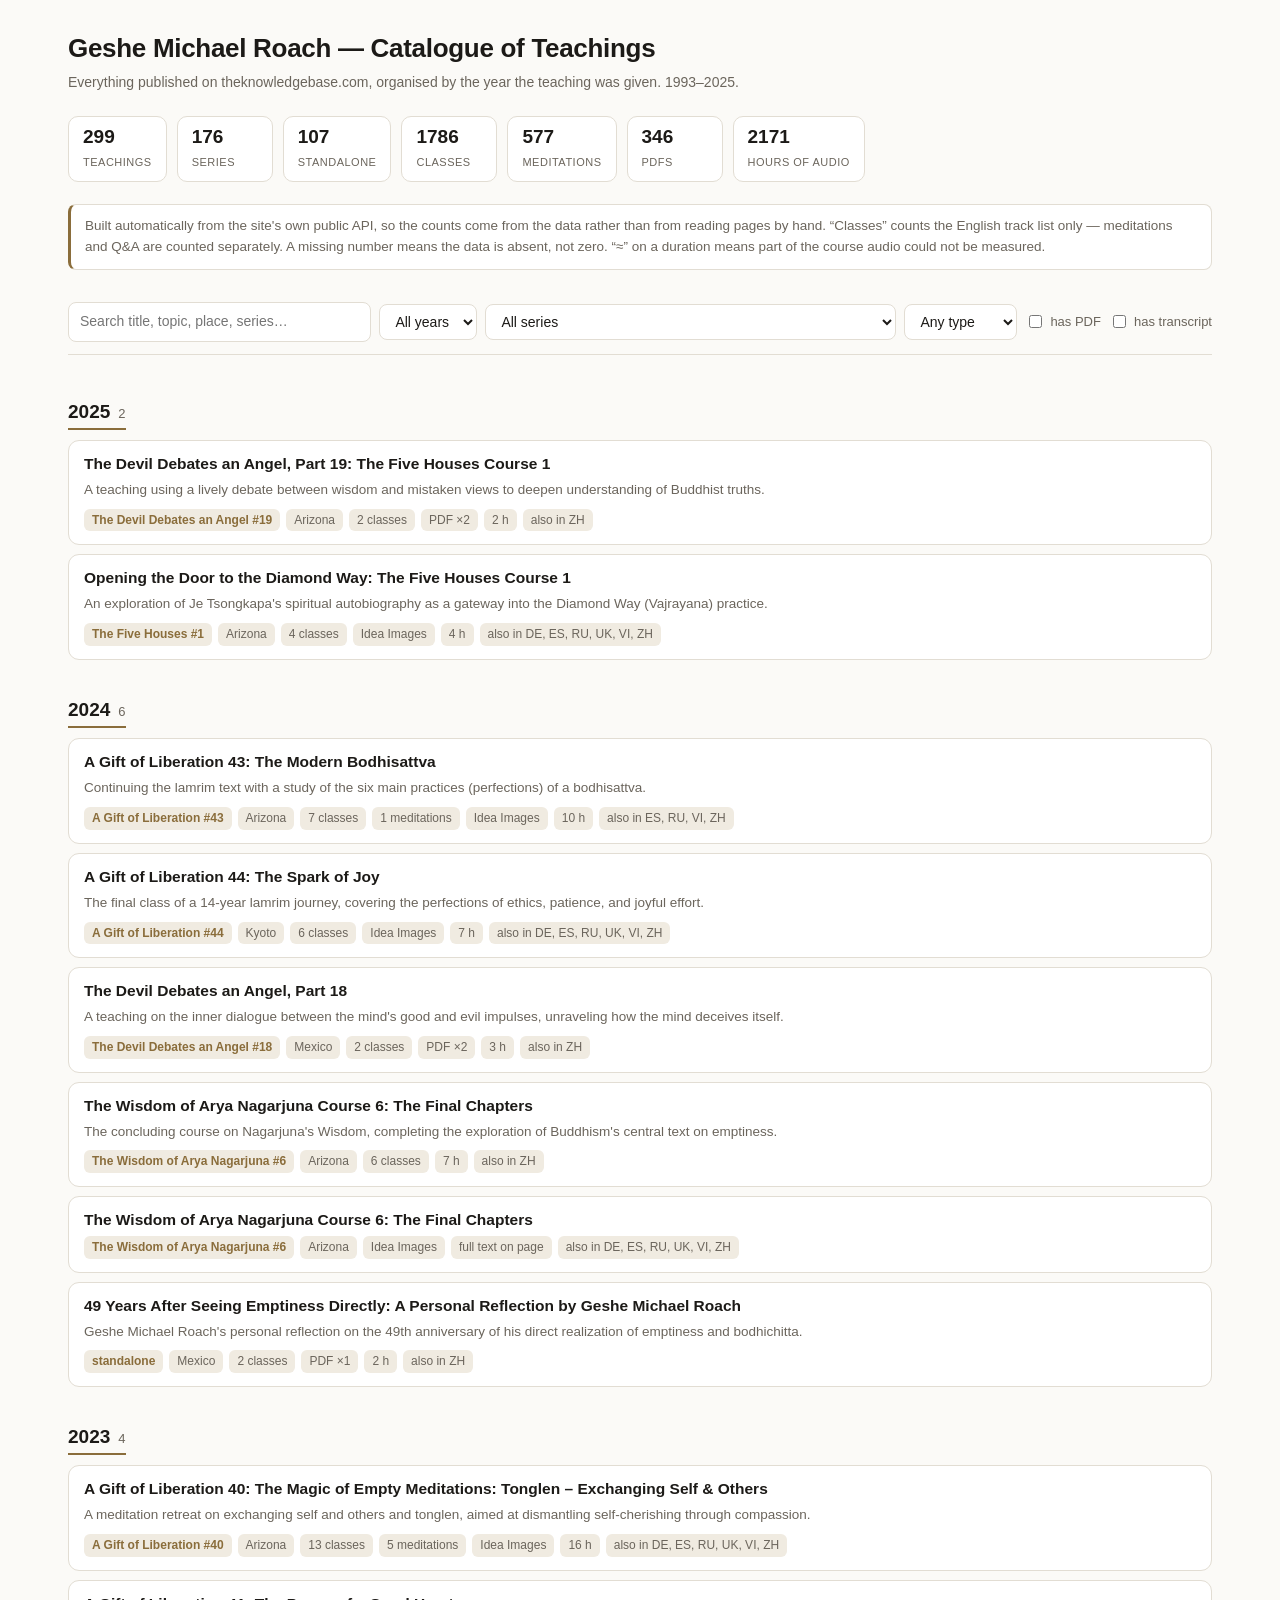
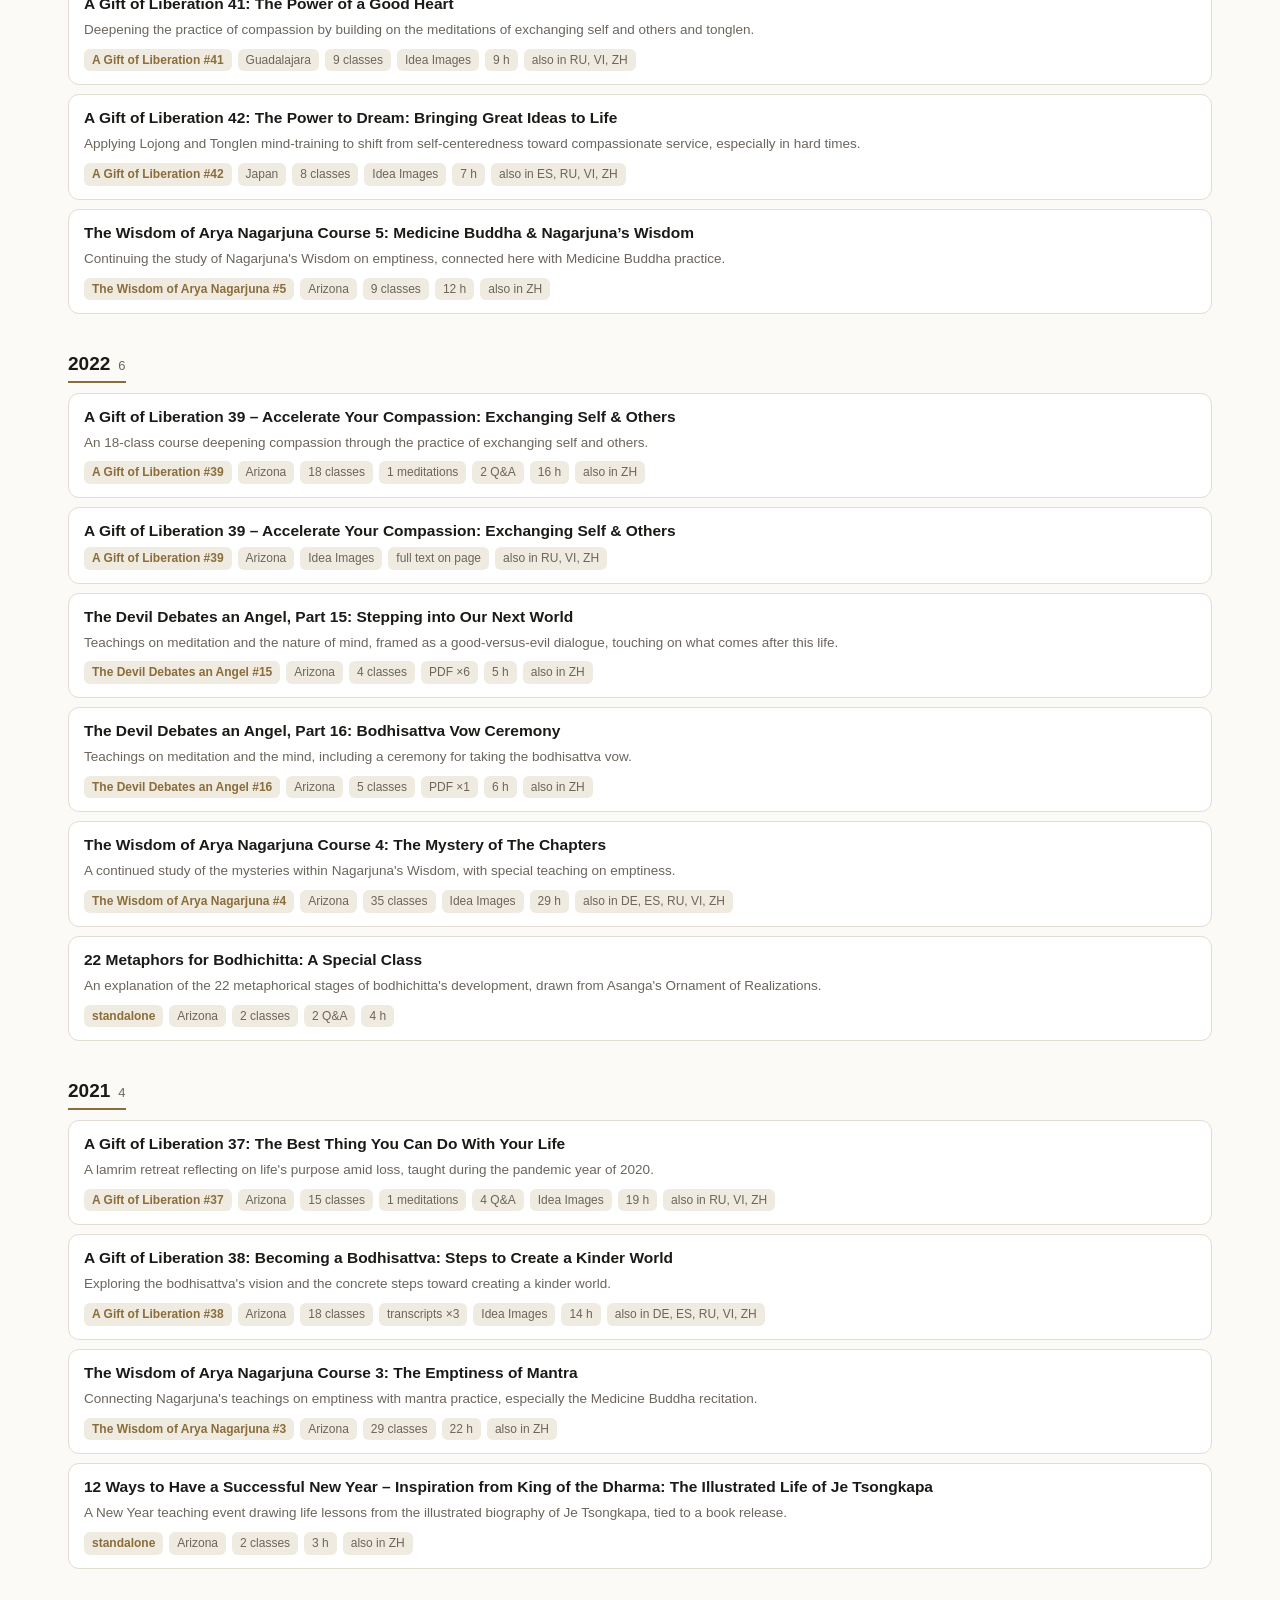
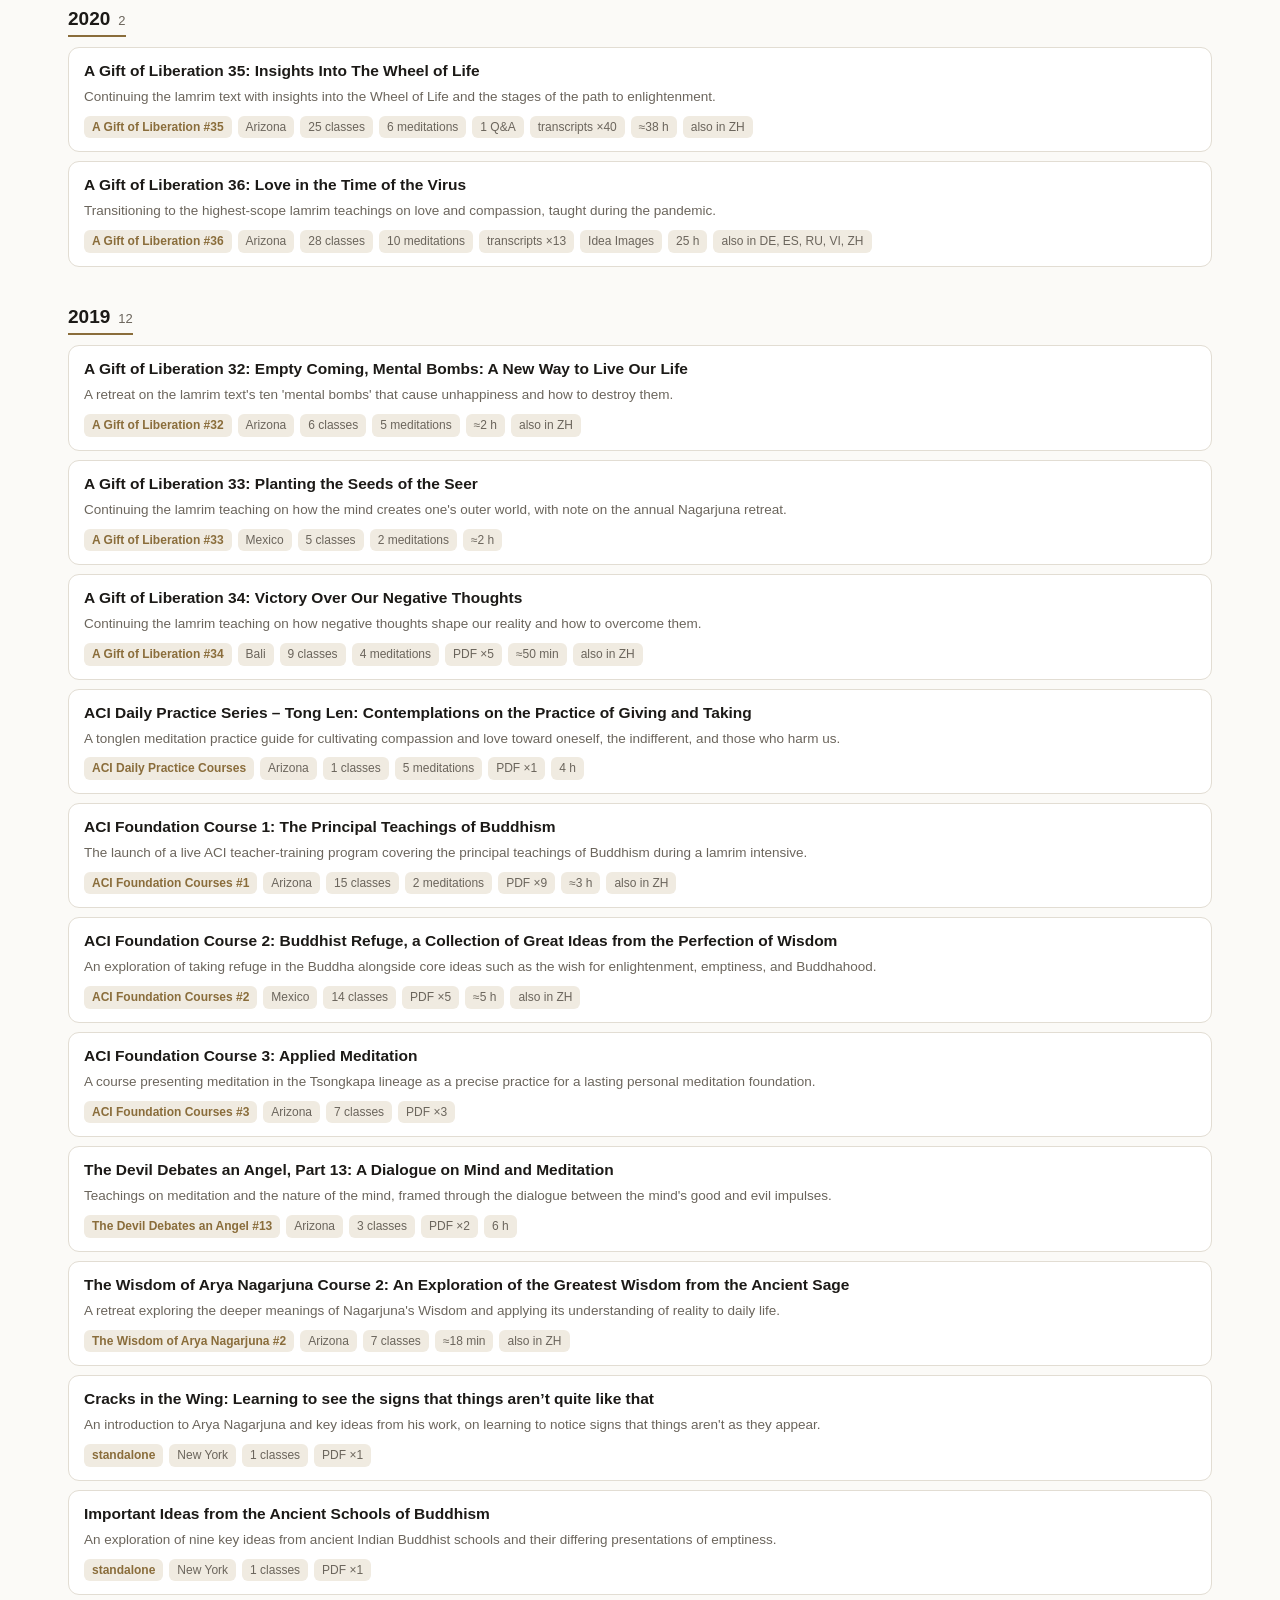
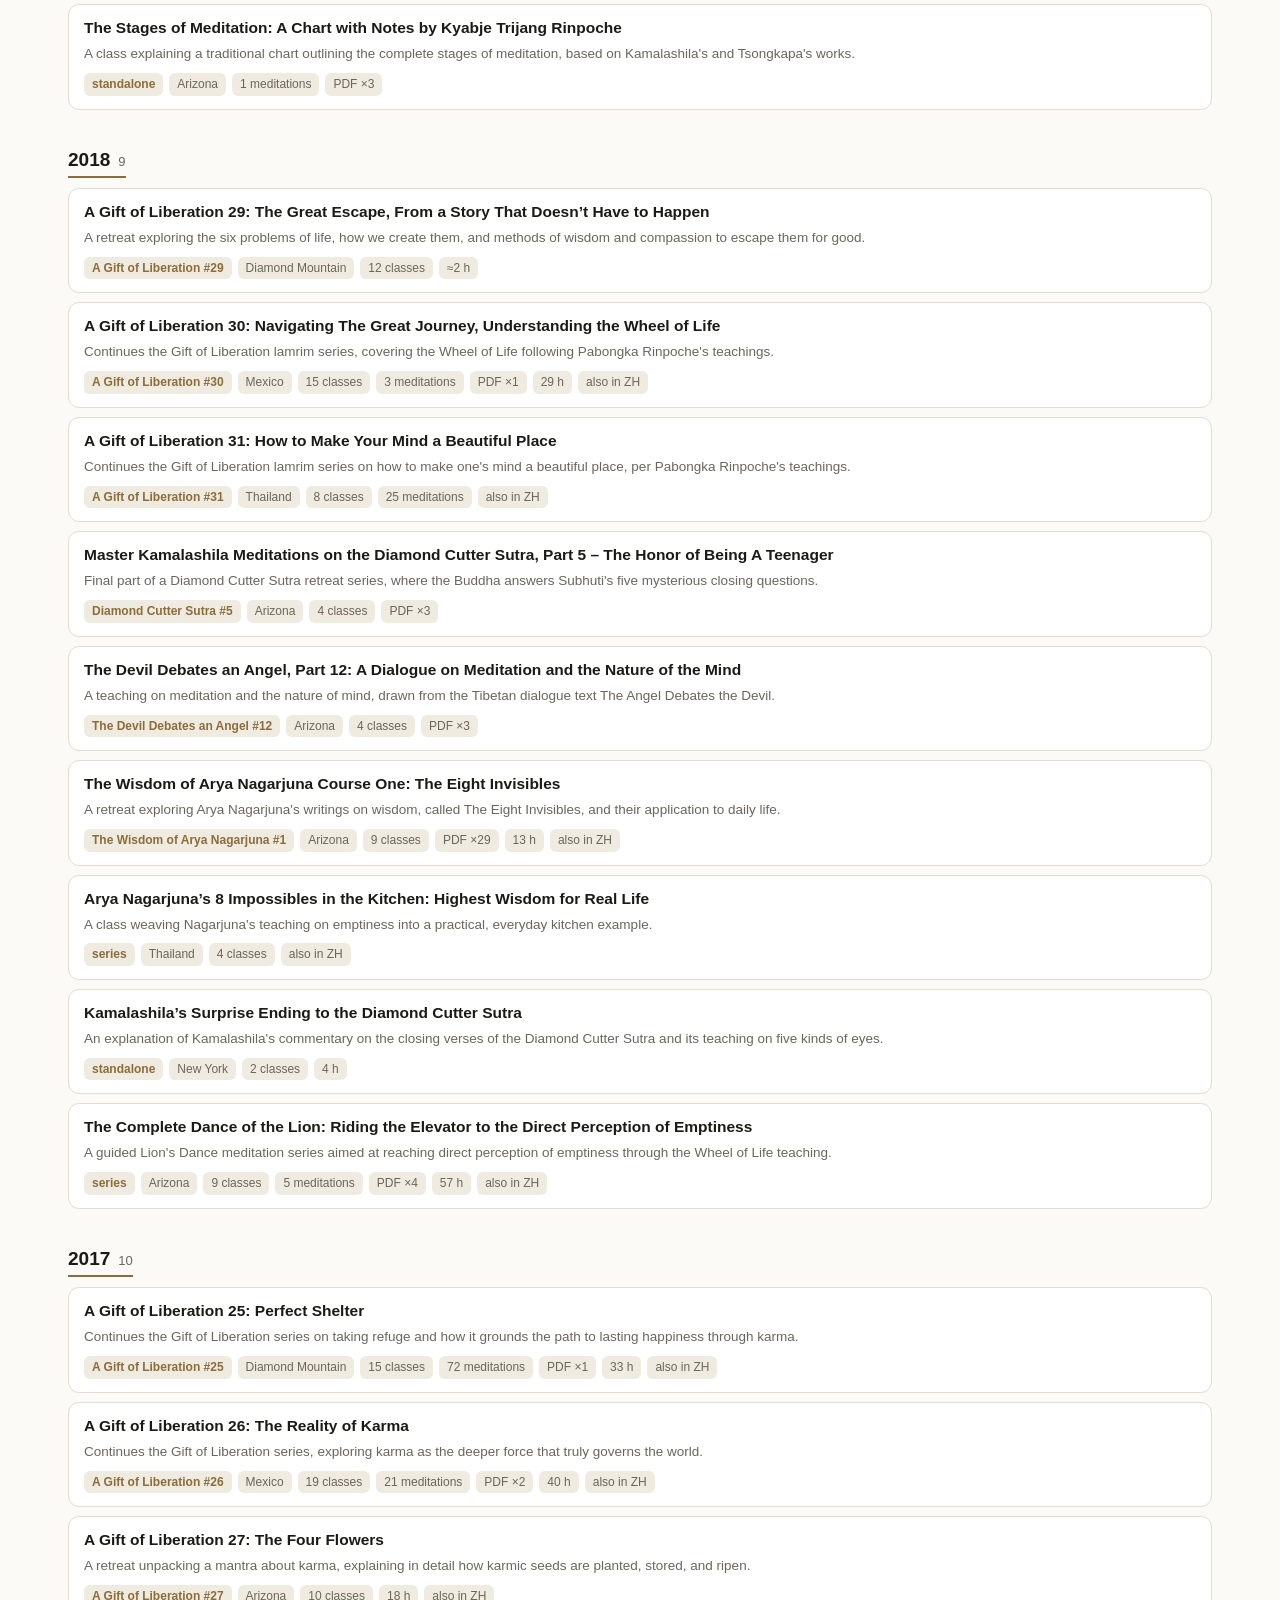
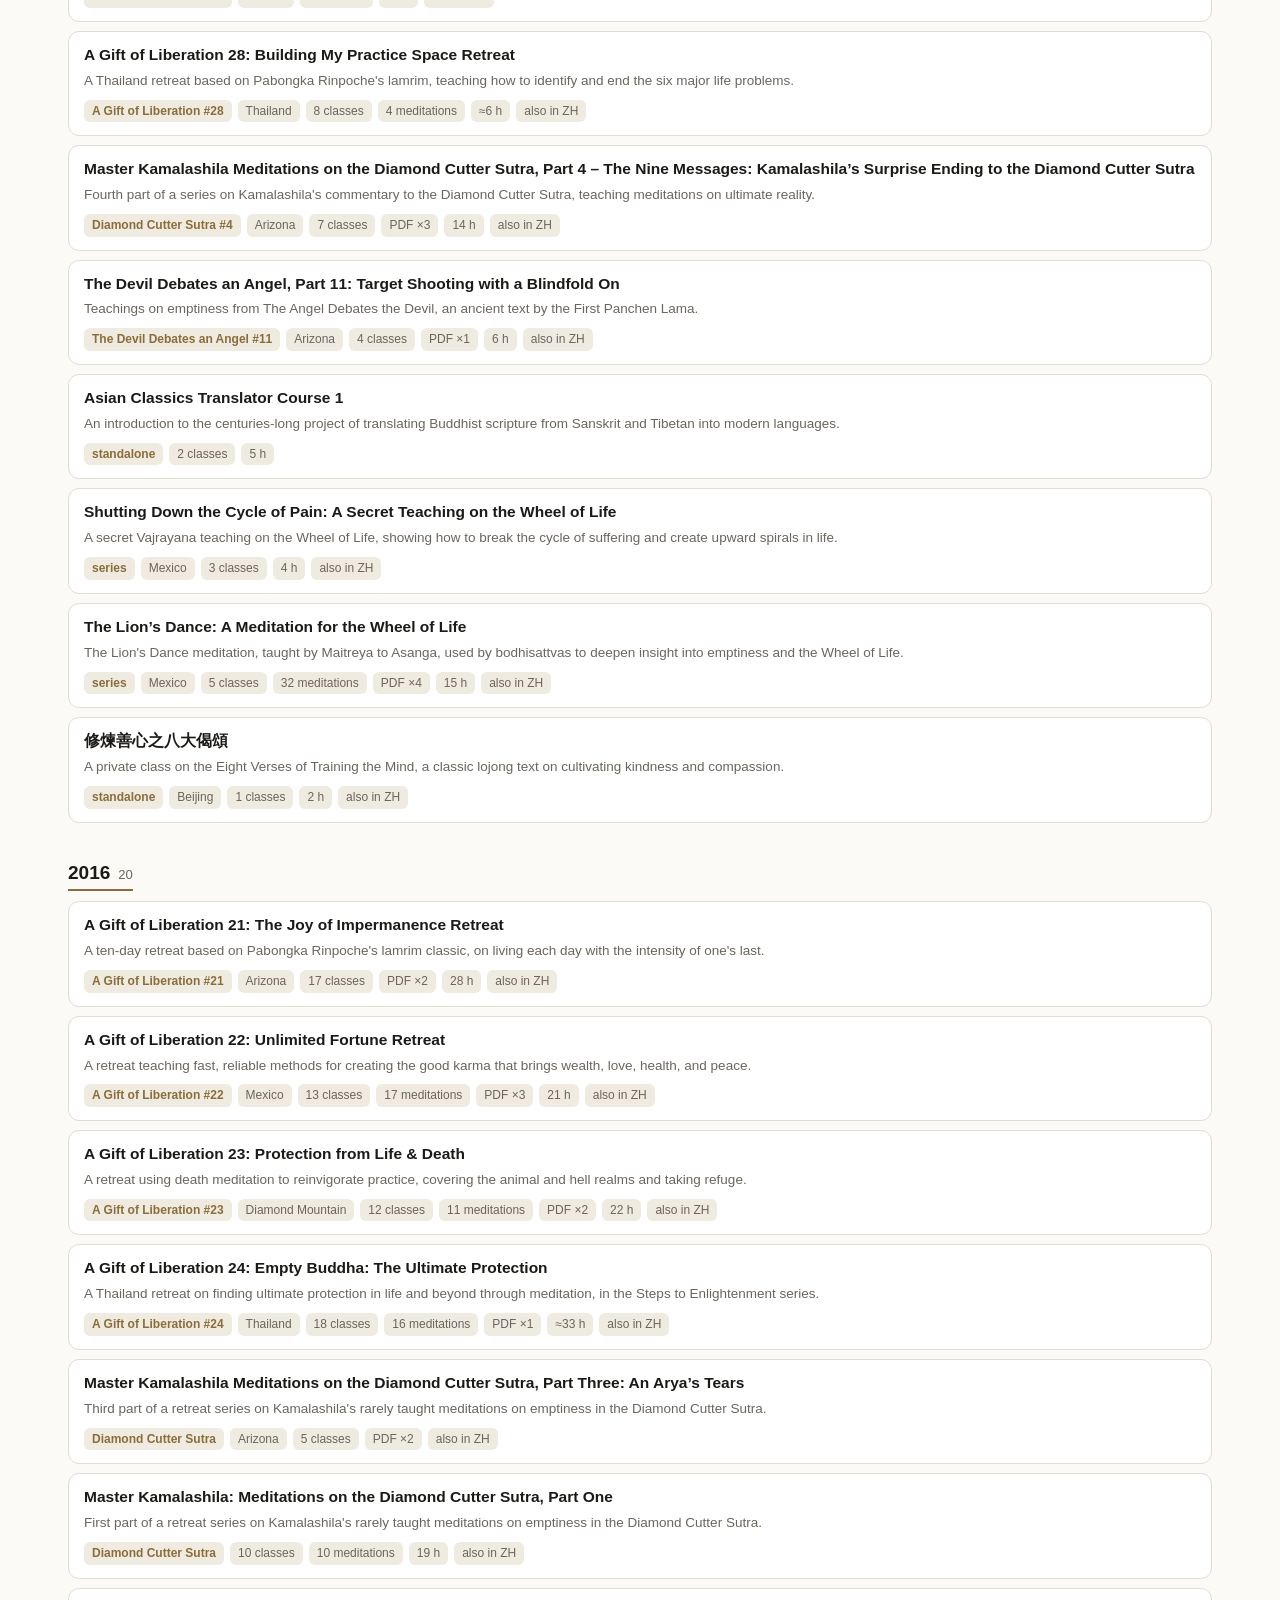
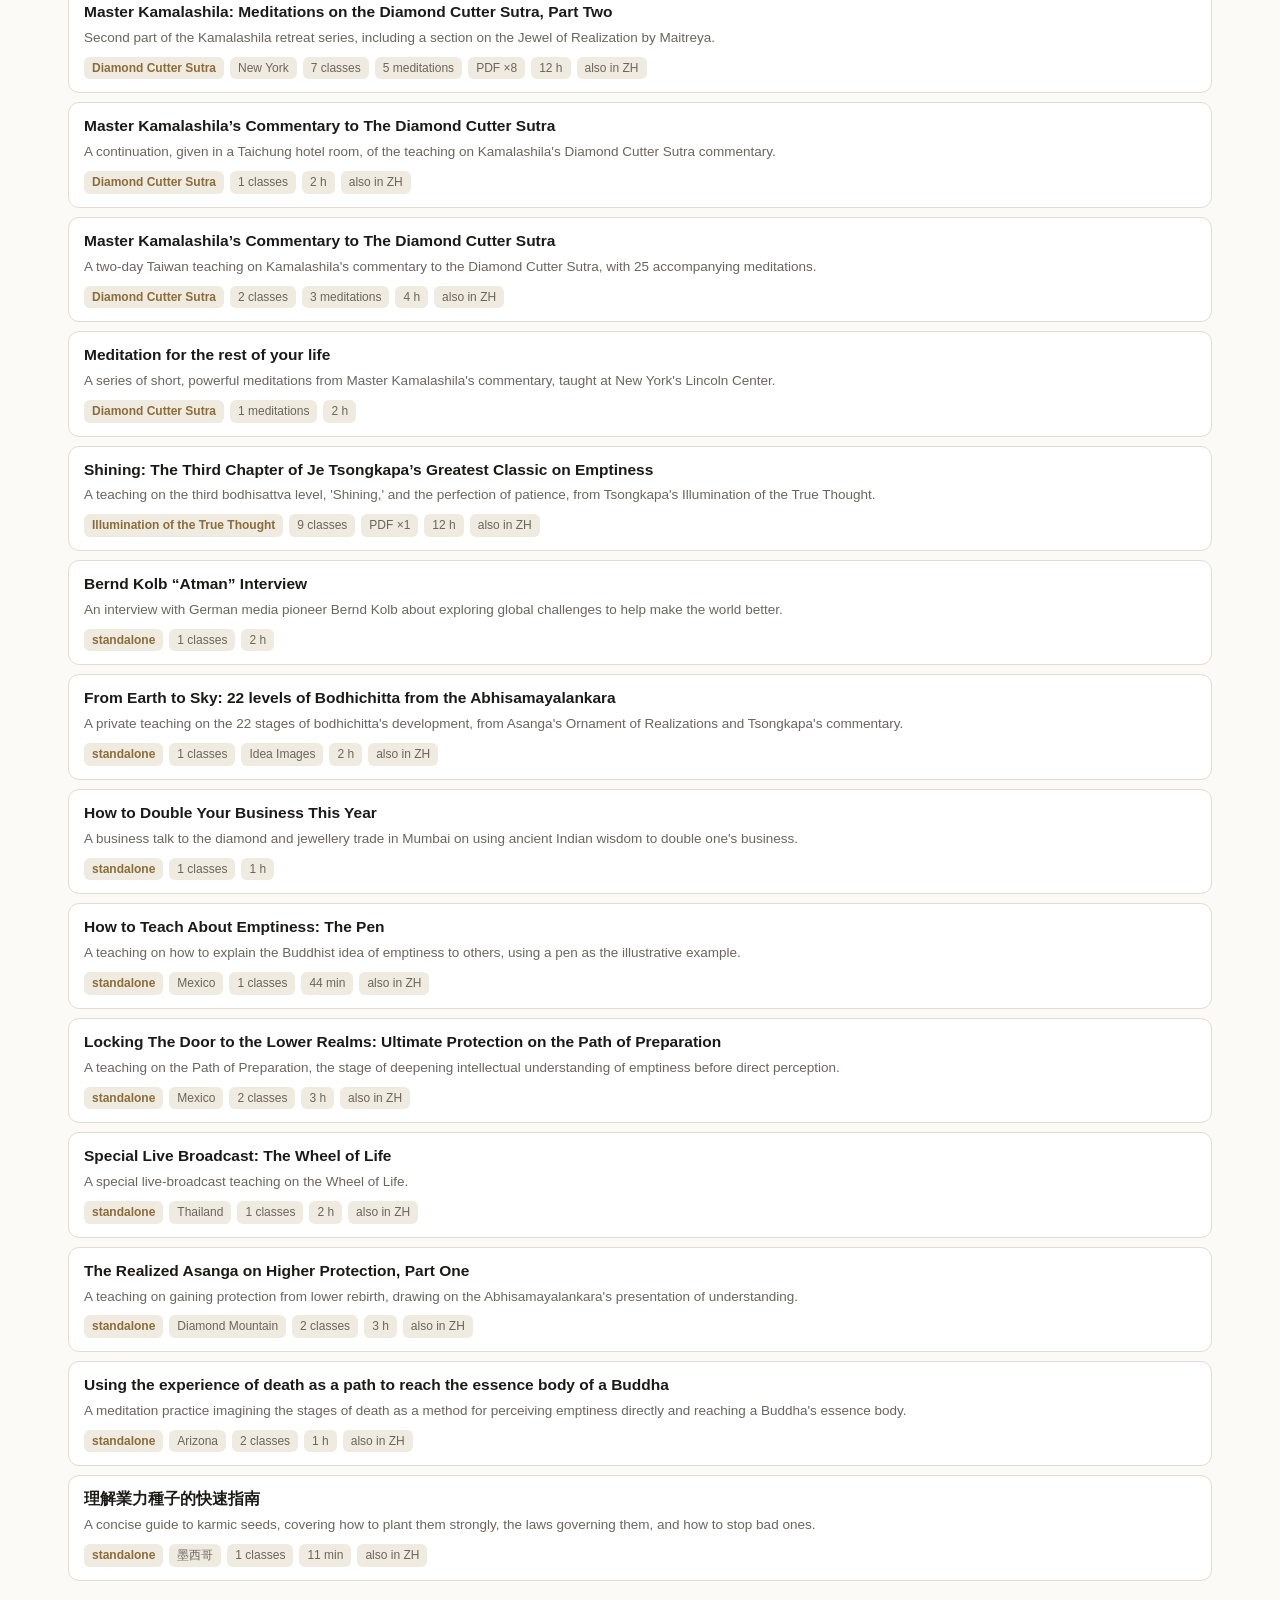
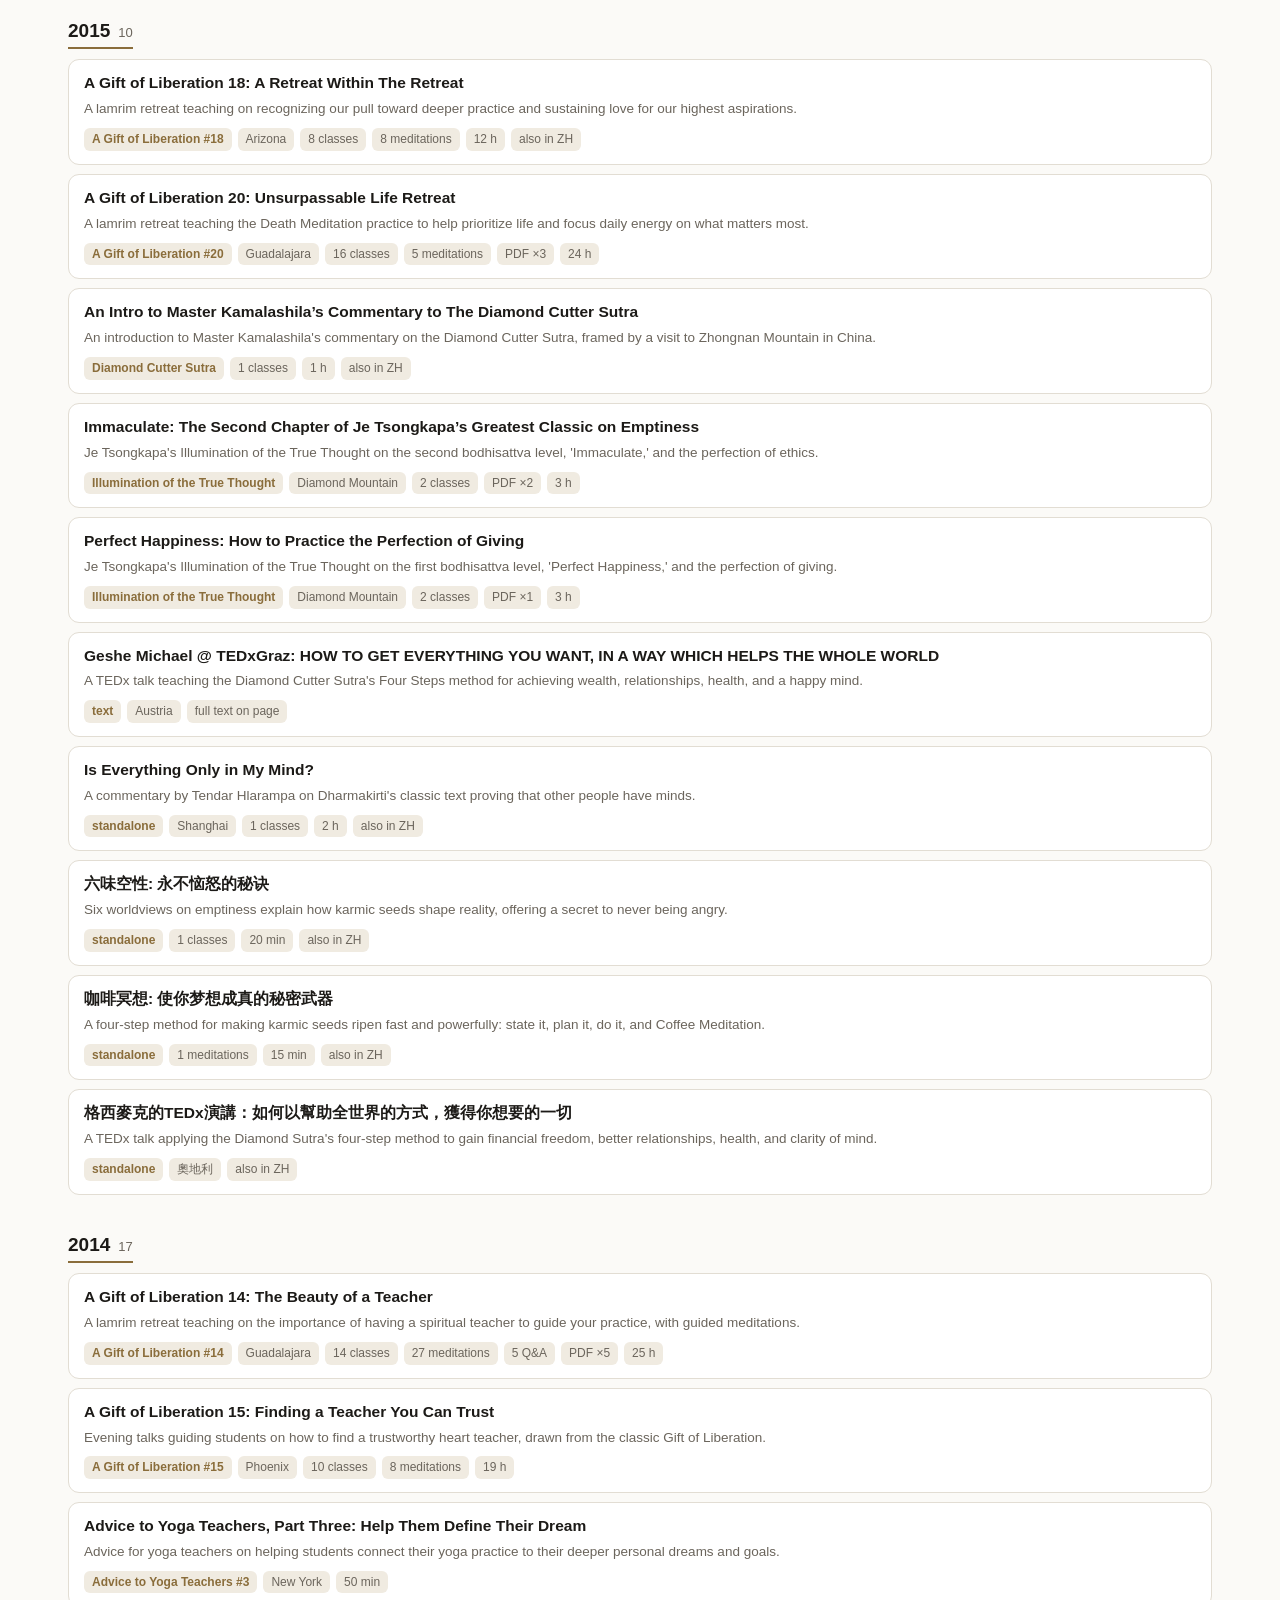
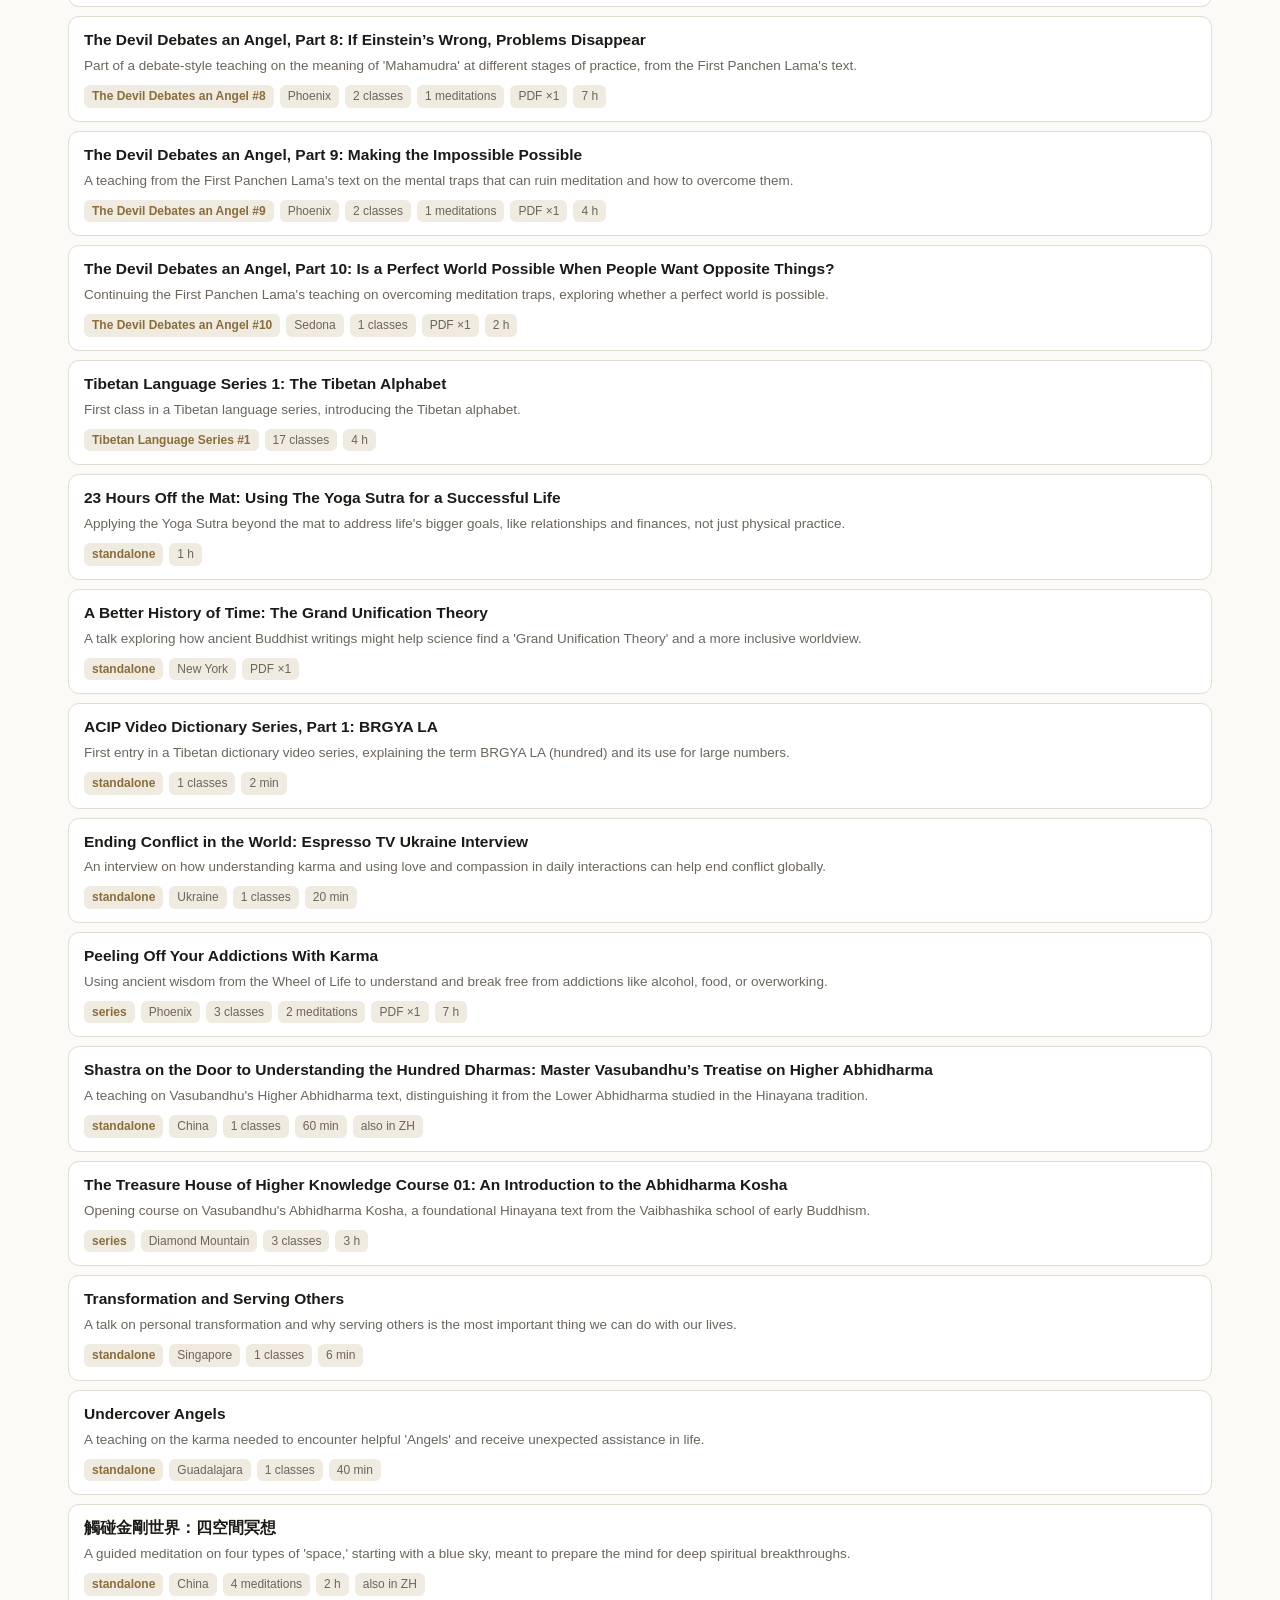
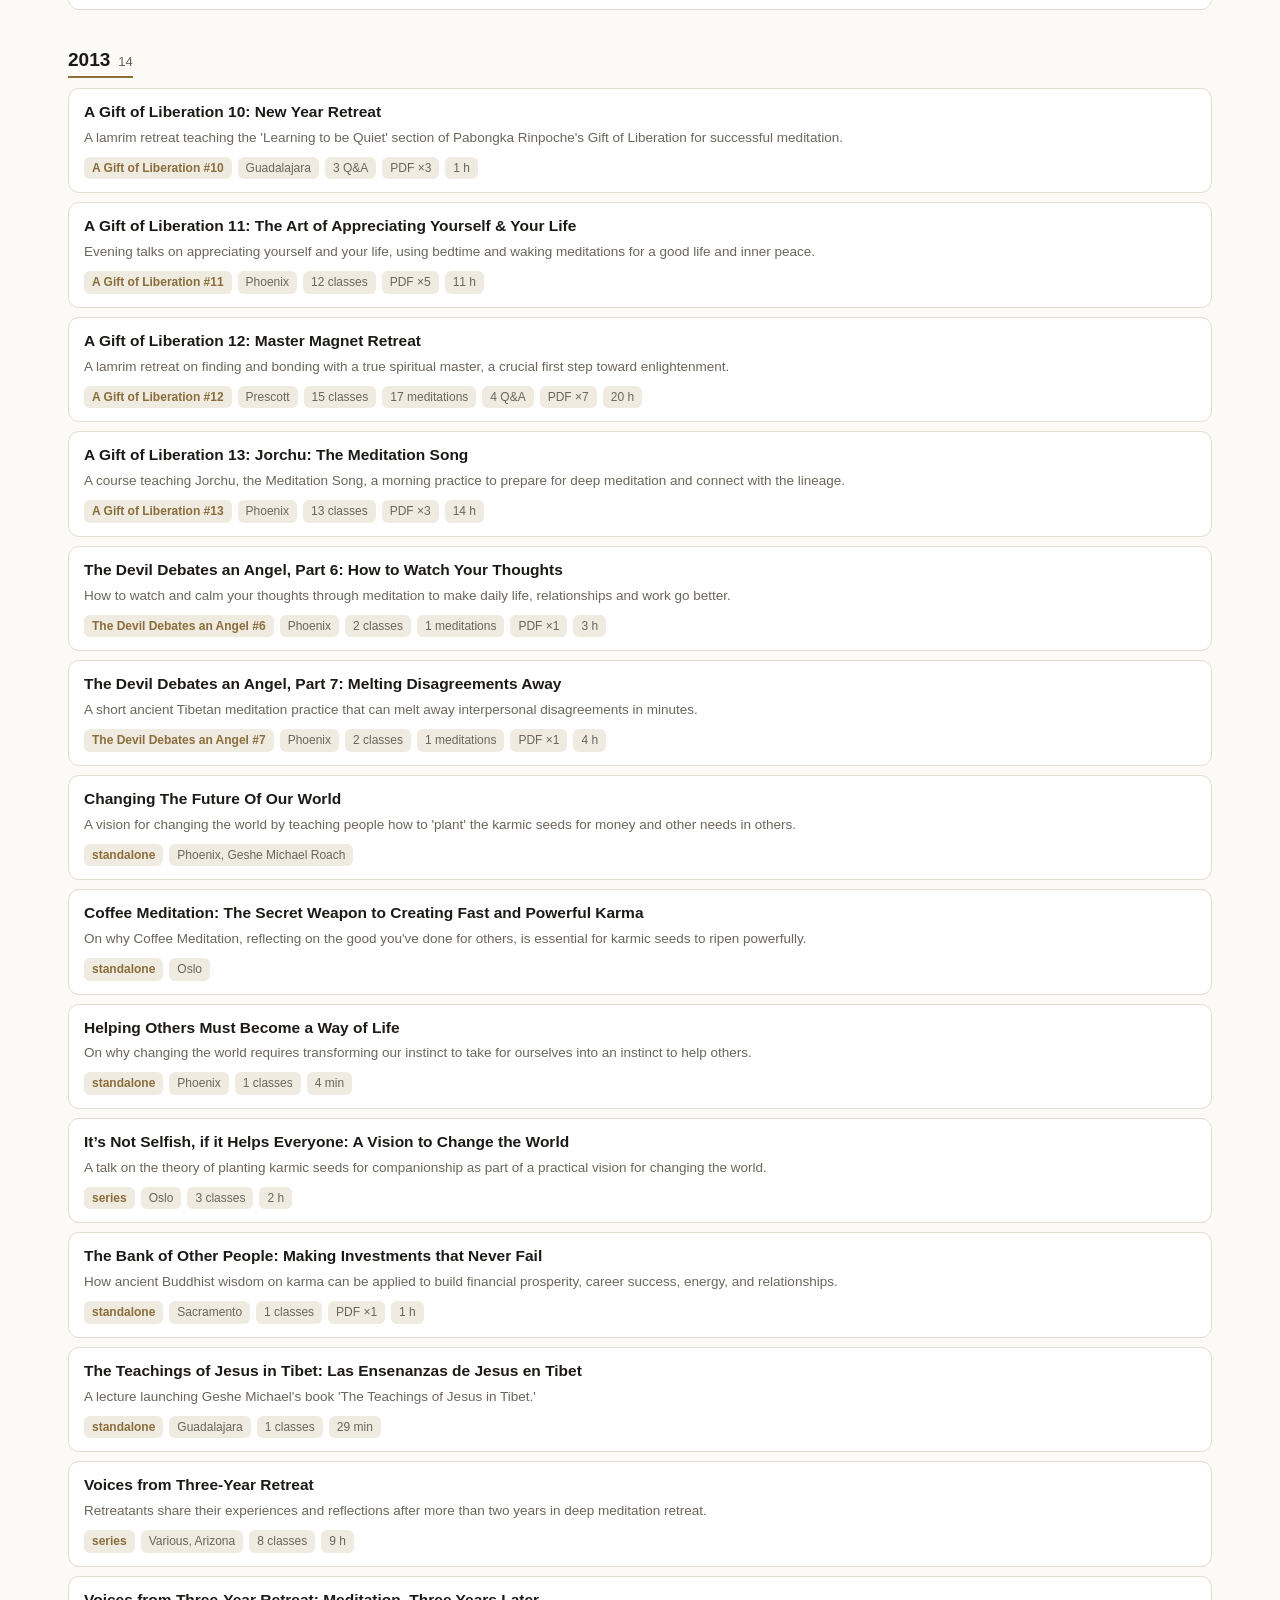
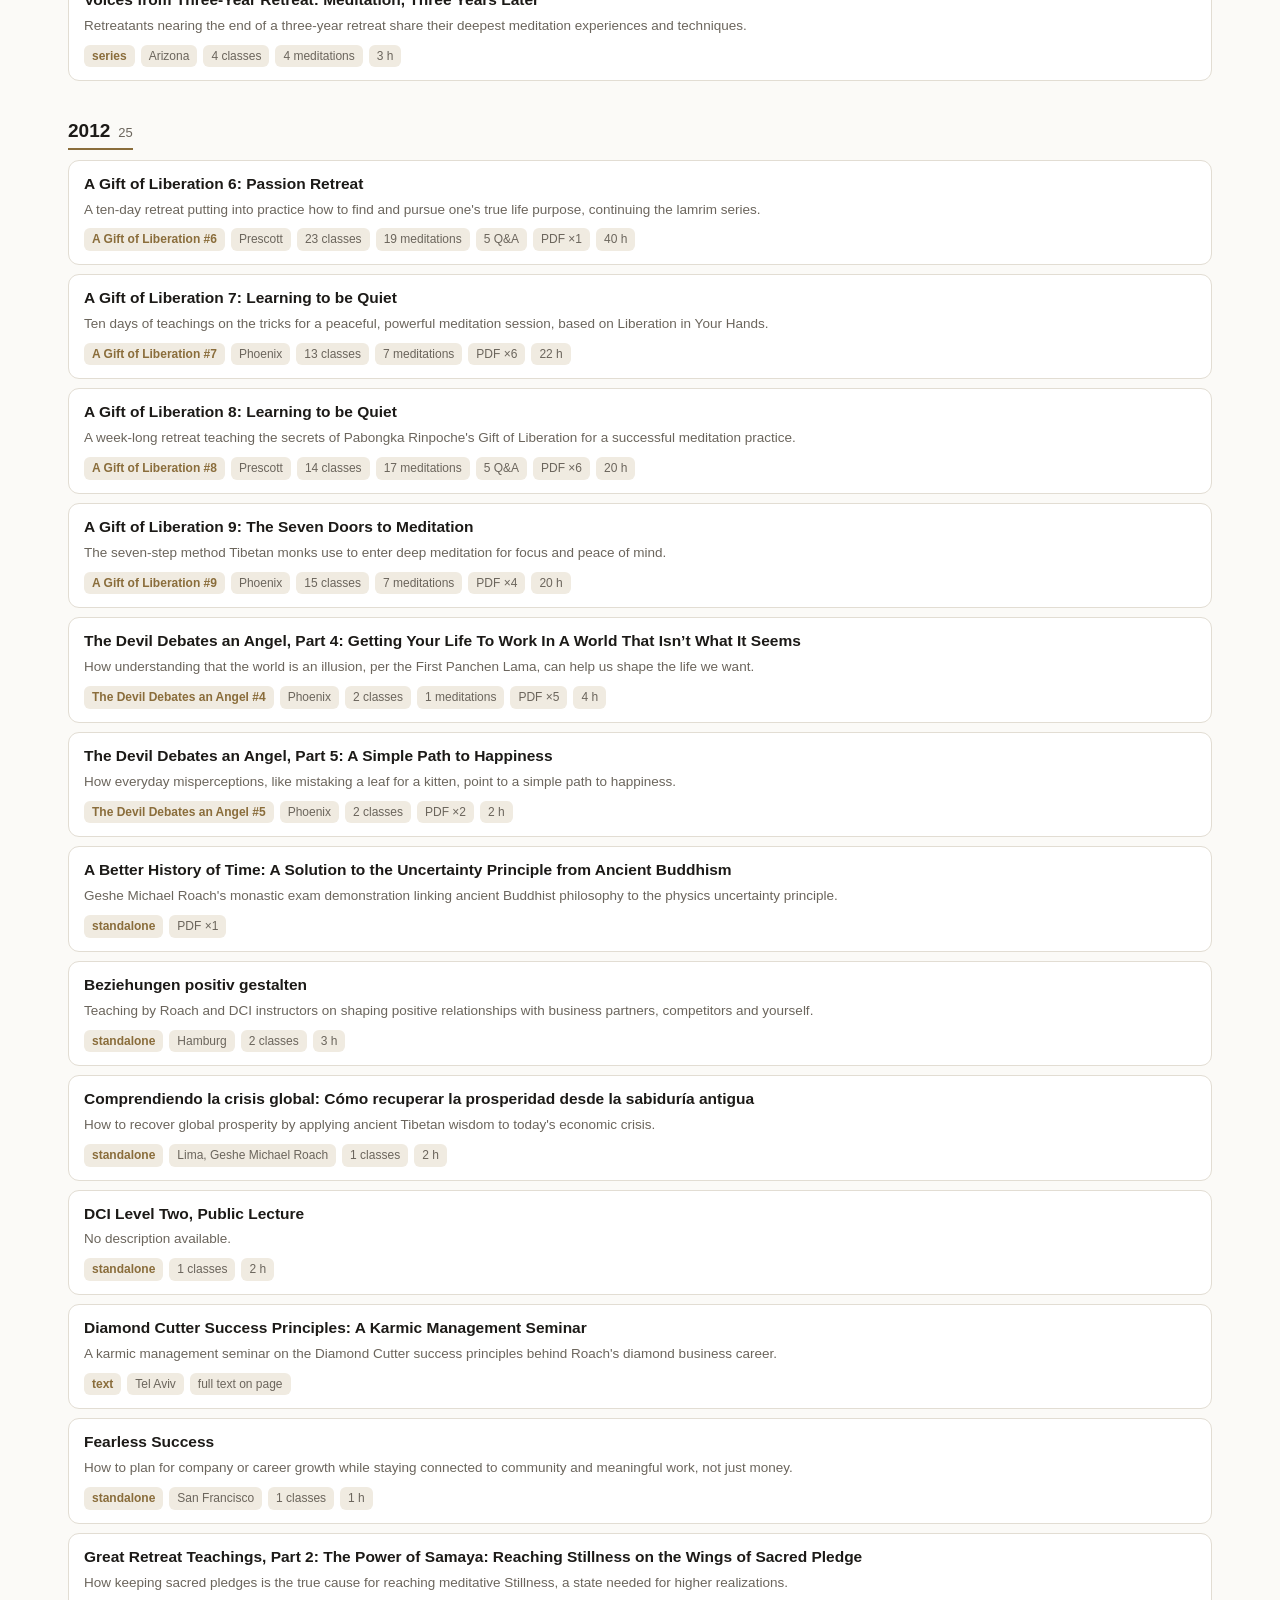
<file: gmr-teachings-6934f362/index.html>
<!doctype html><html lang="en"><head><meta charset="utf-8">
<meta name="viewport" content="width=device-width,initial-scale=1">
<title>Geshe Michael Roach — Catalogue of Teachings</title>
<style>
:root{--bg:#fbfaf7;--fg:#1c1a17;--mut:#6b655c;--line:#e2ddd3;--card:#fff;--acc:#8a6d3b;--chip:#f0ebe1}
@media(prefers-color-scheme:dark){:root{--bg:#16150f;--fg:#ece7dc;--mut:#9a938a;--line:#2f2c25;--card:#1e1c16;--acc:#c9a35f;--chip:#272419}}
*{box-sizing:border-box}
body{margin:0;background:var(--bg);color:var(--fg);font:15px/1.55 -apple-system,BlinkMacSystemFont,"Segoe UI",Roboto,sans-serif}
.wrap{max-width:1180px;margin:0 auto;padding:28px 18px 80px}
h1{font-size:26px;margin:0 0 4px;letter-spacing:-.3px}
.sub{color:var(--mut);margin:0 0 22px;font-size:14px}
.stats{display:flex;flex-wrap:wrap;gap:10px;margin-bottom:22px}
.stat{background:var(--card);border:1px solid var(--line);border-radius:10px;padding:9px 14px;min-width:96px}
.stat b{display:block;font-size:19px;line-height:1.2}
.stat span{color:var(--mut);font-size:11px;text-transform:uppercase;letter-spacing:.5px}
.controls{position:sticky;top:0;background:var(--bg);padding:12px 0;border-bottom:1px solid var(--line);z-index:5;margin-bottom:16px}
.controls .row{display:flex;flex-wrap:wrap;gap:8px;align-items:center}
input[type=search],select{background:var(--card);color:var(--fg);border:1px solid var(--line);border-radius:8px;padding:8px 11px;font:inherit;font-size:14px}
input[type=search]{flex:1;min-width:200px}
label.cb{display:inline-flex;align-items:center;gap:5px;color:var(--mut);font-size:13px;cursor:pointer;user-select:none}
.yr{margin:26px 0 10px;font-size:19px;font-weight:600;border-bottom:2px solid var(--acc);display:inline-block;padding-bottom:2px}
.cnt{color:var(--mut);font-size:13px;font-weight:400;margin-left:8px}
.card{background:var(--card);border:1px solid var(--line);border-radius:11px;padding:13px 15px;margin-bottom:9px}
.card h3{margin:0 0 5px;font-size:15.5px;font-weight:600;line-height:1.35}
.card h3 a{color:var(--fg);text-decoration:none}
.card h3 a:hover{color:var(--acc);text-decoration:underline}
.topic{margin:0 0 8px;font-size:13.5px;color:var(--mut)}
.meta{display:flex;flex-wrap:wrap;gap:6px}
.chip{background:var(--chip);border-radius:6px;padding:2px 8px;font-size:12px;color:var(--mut);white-space:nowrap}
.chip.k{color:var(--acc);font-weight:600}
.chip.n{font-variant-numeric:tabular-nums}
.empty{color:var(--mut);padding:40px 0;text-align:center}
.note{background:var(--card);border:1px solid var(--line);border-left:3px solid var(--acc);border-radius:8px;padding:11px 14px;margin:0 0 20px;font-size:13.5px;color:var(--mut)}
footer{margin-top:44px;padding-top:18px;border-top:1px solid var(--line);color:var(--mut);font-size:12.5px}
footer a{color:var(--acc)}
</style></head><body><div class="wrap">
<h1>Geshe Michael Roach — Catalogue of Teachings</h1>
<p class="sub">Everything published on theknowledgebase.com, organised by the year the teaching was given. 1993–2025.</p>
<div class="stats">
<div class="stat"><b>299</b><span>teachings</span></div>
<div class="stat"><b>176</b><span>series</span></div>
<div class="stat"><b>107</b><span>standalone</span></div>
<div class="stat"><b>1786</b><span>classes</span></div>
<div class="stat"><b>577</b><span>meditations</span></div>
<div class="stat"><b>346</b><span>PDFs</span></div>
<div class="stat"><b>2171</b><span>hours of audio</span></div>
</div>
<p class="note">Built automatically from the site's own public API, so the counts come from the data rather than from reading pages by hand.
&ldquo;Classes&rdquo; counts the English track list only &mdash; meditations and Q&amp;A are counted separately.
A missing number means the data is absent, not zero. &ldquo;≈&rdquo; on a duration means part of the course audio could not be measured.</p>
<div class="controls"><div class="row">
<input type="search" id="q" placeholder="Search title, topic, place, series…">
<select id="year"><option value="">All years</option><option>2025</option><option>2024</option><option>2023</option><option>2022</option><option>2021</option><option>2020</option><option>2019</option><option>2018</option><option>2017</option><option>2016</option><option>2015</option><option>2014</option><option>2013</option><option>2012</option><option>2011</option><option>2010</option><option>2009</option><option>2005</option><option>2004</option><option>2003</option><option>2002</option><option>2001</option><option>2000</option><option>1999</option><option>1998</option><option>1997</option><option>1996</option><option>1995</option><option>1994</option><option>1993</option></select>
<select id="series"><option value="">All series</option><option value="__none__">not in a series</option><option>A Gift of Liberation</option><option>ACI Courses (1993–2005)</option><option>ACI Daily Practice Courses</option><option>ACI Foundation Courses</option><option>ACI In-Depth Course Series</option><option>Advice to Yoga Teachers</option><option>Diamond Cutter Classics</option><option>Diamond Cutter Sutra</option><option>How to do a Daily Practice</option><option>Illumination of the True Thought</option><option>Master Shantideva's Guide to the Bodhisattva's Way of Life</option><option>Silent Retreat Teachings</option><option>The Devil Debates an Angel</option><option>The Five Houses</option><option>The Wisdom of Arya Nagarjuna</option><option>Tibetan Language Series</option></select>
<select id="kind"><option value="">Any type</option><option>series</option><option>standalone</option><option>text</option></select>
<label class="cb"><input type="checkbox" id="pdf"> has PDF</label>
<label class="cb"><input type="checkbox" id="tr"> has transcript</label>
</div></div>
<div id="out"></div>
<footer>Compiled 2026-07-27 &middot; source: <a href="https://www.theknowledgebase.com/en/" target="_blank" rel="noopener">theknowledgebase.com</a> &middot; every link opens the original page.</footer>
</div>
<script>
const D=[{"t": "The Devil Debates an Angel, Part 19: The Five Houses Course 1", "topic": "A teaching using a lively debate between wisdom and mistaken views to deepen understanding of Buddhist truths.", "tags": ["logic", "commentary", "meditation"], "y": 2025, "loc": "Arizona", "k": "series", "s": "The Devil Debates an Angel", "n": 19, "u": "https://www.theknowledgebase.com/en/angel-devil-april-2025/", "l": 2, "md": 0, "q": 0, "p": 2, "tr": 0, "ii": false, "txt": false, "d": 6354, "full": true, "lg": ["ZH"]}, {"t": "Opening the Door to the Diamond Way: The Five Houses Course 1", "topic": "An exploration of Je Tsongkapa's spiritual autobiography as a gateway into the Diamond Way (Vajrayana) practice.", "tags": ["tantra", "commentary"], "y": 2025, "loc": "Arizona", "k": "series", "s": "The Five Houses", "n": 1, "u": "https://www.theknowledgebase.com/en/opening-the-door-to-the-diamond-way-the-five-houses-course-01-2025-arizona/", "l": 4, "md": 0, "q": 0, "p": 0, "tr": 0, "ii": true, "txt": false, "d": 15552, "full": true, "lg": ["DE", "ES", "RU", "UK", "VI", "ZH"]}, {"t": "49 Years After Seeing Emptiness Directly: A Personal Reflection by Geshe Michael Roach", "topic": "Geshe Michael Roach's personal reflection on the 49th anniversary of his direct realization of emptiness and bodhichitta.", "tags": ["emptiness", "bodhichitta", "business", "public talk"], "y": 2024, "loc": "Mexico", "k": "standalone", "s": "", "n": null, "u": "https://www.theknowledgebase.com/en/the-direct-perception-of-emptiness-personal-reflection/", "l": 2, "md": 0, "q": 0, "p": 1, "tr": 0, "ii": false, "txt": false, "d": 7423, "full": true, "lg": ["ZH"]}, {"t": "A Gift of Liberation 43: The Modern Bodhisattva", "topic": "Continuing the lamrim text with a study of the six main practices (perfections) of a bodhisattva.", "tags": ["lamrim", "bodhichitta", "retreat"], "y": 2024, "loc": "Arizona", "k": "series", "s": "A Gift of Liberation", "n": 43, "u": "https://www.theknowledgebase.com/en/a-gift-of-liberation-43/", "l": 7, "md": 1, "q": 0, "p": 0, "tr": 0, "ii": true, "txt": false, "d": 34834, "full": true, "lg": ["ES", "RU", "VI", "ZH"]}, {"t": "A Gift of Liberation 44: The Spark of Joy", "topic": "The final class of a 14-year lamrim journey, covering the perfections of ethics, patience, and joyful effort.", "tags": ["lamrim", "bodhichitta", "retreat"], "y": 2024, "loc": "Kyoto", "k": "series", "s": "A Gift of Liberation", "n": 44, "u": "https://www.theknowledgebase.com/en/a-gift-of-liberation-44/", "l": 6, "md": 0, "q": 0, "p": 0, "tr": 0, "ii": true, "txt": false, "d": 23995, "full": true, "lg": ["DE", "ES", "RU", "UK", "VI", "ZH"]}, {"t": "The Devil Debates an Angel, Part 18", "topic": "A teaching on the inner dialogue between the mind's good and evil impulses, unraveling how the mind deceives itself.", "tags": ["meditation", "logic", "commentary"], "y": 2024, "loc": "Mexico", "k": "series", "s": "The Devil Debates an Angel", "n": 18, "u": "https://www.theknowledgebase.com/en/angel-devil-jul-2024/", "l": 2, "md": 0, "q": 0, "p": 2, "tr": 0, "ii": false, "txt": false, "d": 9165, "full": true, "lg": ["ZH"]}, {"t": "The Wisdom of Arya Nagarjuna Course 6: The Final Chapters", "topic": "The concluding course on Nagarjuna's Wisdom, completing the exploration of Buddhism's central text on emptiness.", "tags": ["emptiness", "commentary", "logic"], "y": 2024, "loc": "Arizona", "k": "series", "s": "The Wisdom of Arya Nagarjuna", "n": 6, "u": "https://www.theknowledgebase.com/en/nagarjuna-oct-2024/", "l": 6, "md": 0, "q": 0, "p": 0, "tr": 0, "ii": false, "txt": false, "d": 24480, "full": true, "lg": ["ZH"]}, {"t": "The Wisdom of Arya Nagarjuna Course 6: The Final Chapters", "topic": "", "tags": [], "y": 2024, "loc": "Arizona", "k": "series", "s": "The Wisdom of Arya Nagarjuna", "n": 6, "u": "https://www.theknowledgebase.com/en/idea-images-nagarjuna-06/", "l": 0, "md": 0, "q": 0, "p": 0, "tr": 0, "ii": true, "txt": true, "d": null, "full": true, "lg": ["DE", "ES", "RU", "UK", "VI", "ZH"]}, {"t": "A Gift of Liberation 40: The Magic of Empty Meditations: Tonglen – Exchanging Self & Others", "topic": "A meditation retreat on exchanging self and others and tonglen, aimed at dismantling self-cherishing through compassion.", "tags": ["bodhichitta", "meditation", "retreat"], "y": 2023, "loc": "Arizona", "k": "series", "s": "A Gift of Liberation", "n": 40, "u": "https://www.theknowledgebase.com/en/a-gift-of-liberation-40/", "l": 13, "md": 5, "q": 0, "p": 0, "tr": 0, "ii": true, "txt": false, "d": 58506, "full": true, "lg": ["DE", "ES", "RU", "UK", "VI", "ZH"]}, {"t": "A Gift of Liberation 41: The Power of a Good Heart", "topic": "Deepening the practice of compassion by building on the meditations of exchanging self and others and tonglen.", "tags": ["bodhichitta", "meditation", "lamrim"], "y": 2023, "loc": "Guadalajara", "k": "series", "s": "A Gift of Liberation", "n": 41, "u": "https://www.theknowledgebase.com/en/a-gift-of-liberation-41/", "l": 9, "md": 0, "q": 0, "p": 0, "tr": 0, "ii": true, "txt": false, "d": 31545, "full": true, "lg": ["RU", "VI", "ZH"]}, {"t": "A Gift of Liberation 42: The Power to Dream: Bringing Great Ideas to Life", "topic": "Applying Lojong and Tonglen mind-training to shift from self-centeredness toward compassionate service, especially in hard times.", "tags": ["bodhichitta", "meditation", "lamrim"], "y": 2023, "loc": "Japan", "k": "series", "s": "A Gift of Liberation", "n": 42, "u": "https://www.theknowledgebase.com/en/a-gift-of-liberation-42/", "l": 8, "md": 0, "q": 0, "p": 0, "tr": 0, "ii": true, "txt": false, "d": 26490, "full": true, "lg": ["ES", "RU", "VI", "ZH"]}, {"t": "The Wisdom of Arya Nagarjuna Course 5: Medicine Buddha & Nagarjuna’s Wisdom", "topic": "Continuing the study of Nagarjuna's Wisdom on emptiness, connected here with Medicine Buddha practice.", "tags": ["emptiness", "tantra", "commentary"], "y": 2023, "loc": "Arizona", "k": "series", "s": "The Wisdom of Arya Nagarjuna", "n": 5, "u": "https://www.theknowledgebase.com/en/nagarjuna-oct-2023/", "l": 9, "md": 0, "q": 0, "p": 0, "tr": 0, "ii": false, "txt": false, "d": 41428, "full": true, "lg": ["ZH"]}, {"t": "22 Metaphors for Bodhichitta: A Special Class", "topic": "An explanation of the 22 metaphorical stages of bodhichitta's development, drawn from Asanga's Ornament of Realizations.", "tags": ["bodhichitta", "commentary"], "y": 2022, "loc": "Arizona", "k": "standalone", "s": "", "n": null, "u": "https://www.theknowledgebase.com/en/22-metaphors-bodhichitta-2022/", "l": 2, "md": 0, "q": 2, "p": 0, "tr": 0, "ii": false, "txt": false, "d": 12945, "full": true, "lg": []}, {"t": "A Gift of Liberation 39 – Accelerate Your Compassion: Exchanging Self & Others", "topic": "An 18-class course deepening compassion through the practice of exchanging self and others.", "tags": ["bodhichitta", "meditation", "lamrim"], "y": 2022, "loc": "Arizona", "k": "series", "s": "A Gift of Liberation", "n": 39, "u": "https://www.theknowledgebase.com/en/a-gift-of-liberation-39/", "l": 18, "md": 1, "q": 2, "p": 0, "tr": 0, "ii": false, "txt": false, "d": 58006, "full": true, "lg": ["ZH"]}, {"t": "A Gift of Liberation 39 – Accelerate Your Compassion: Exchanging Self & Others", "topic": "", "tags": [], "y": 2022, "loc": "Arizona", "k": "series", "s": "A Gift of Liberation", "n": 39, "u": "https://www.theknowledgebase.com/en/idea-images-a-gift-of-liberation-39-accelerate-your-compassion-exchanging-self-others-2022-arizona/", "l": 0, "md": 0, "q": 0, "p": 0, "tr": 0, "ii": true, "txt": true, "d": null, "full": true, "lg": ["RU", "VI", "ZH"]}, {"t": "The Devil Debates an Angel, Part 15: Stepping into Our Next World", "topic": "Teachings on meditation and the nature of mind, framed as a good-versus-evil dialogue, touching on what comes after this life.", "tags": ["meditation", "logic", "commentary"], "y": 2022, "loc": "Arizona", "k": "series", "s": "The Devil Debates an Angel", "n": 15, "u": "https://www.theknowledgebase.com/en/angel-devil-feb-2022/", "l": 4, "md": 0, "q": 0, "p": 6, "tr": 0, "ii": false, "txt": false, "d": 16764, "full": true, "lg": ["ZH"]}, {"t": "The Devil Debates an Angel, Part 16: Bodhisattva Vow Ceremony", "topic": "Teachings on meditation and the mind, including a ceremony for taking the bodhisattva vow.", "tags": ["bodhichitta", "meditation", "commentary"], "y": 2022, "loc": "Arizona", "k": "series", "s": "The Devil Debates an Angel", "n": 16, "u": "https://www.theknowledgebase.com/en/angel-devil-jul-2022/", "l": 5, "md": 0, "q": 0, "p": 1, "tr": 0, "ii": false, "txt": false, "d": 21309, "full": true, "lg": ["ZH"]}, {"t": "The Wisdom of Arya Nagarjuna Course 4: The Mystery of The Chapters", "topic": "A continued study of the mysteries within Nagarjuna's Wisdom, with special teaching on emptiness.", "tags": ["emptiness", "commentary"], "y": 2022, "loc": "Arizona", "k": "series", "s": "The Wisdom of Arya Nagarjuna", "n": 4, "u": "https://www.theknowledgebase.com/en/nagarjuna-jul-2022/", "l": 35, "md": 0, "q": 0, "p": 0, "tr": 0, "ii": true, "txt": false, "d": 104240, "full": true, "lg": ["DE", "ES", "RU", "VI", "ZH"]}, {"t": "12 Ways to Have a Successful New Year – Inspiration from King of the Dharma: The Illustrated Life of Je Tsongkapa", "topic": "A New Year teaching event drawing life lessons from the illustrated biography of Je Tsongkapa, tied to a book release.", "tags": ["public talk", "commentary"], "y": 2021, "loc": "Arizona", "k": "standalone", "s": "", "n": null, "u": "https://www.theknowledgebase.com/en/12-ways-to-have-a-successful-new-year-inspiration-from-king-of-the-dharma-the-illustrated-life-of-je-tsongkapa-2021-arizona/", "l": 2, "md": 0, "q": 0, "p": 0, "tr": 0, "ii": false, "txt": false, "d": 10009, "full": true, "lg": ["ZH"]}, {"t": "A Gift of Liberation 37: The Best Thing You Can Do With Your Life", "topic": "A lamrim retreat reflecting on life's purpose amid loss, taught during the pandemic year of 2020.", "tags": ["lamrim", "retreat"], "y": 2021, "loc": "Arizona", "k": "series", "s": "A Gift of Liberation", "n": 37, "u": "https://www.theknowledgebase.com/en/a-gift-of-liberation-37/", "l": 15, "md": 1, "q": 4, "p": 0, "tr": 0, "ii": true, "txt": false, "d": 69539, "full": true, "lg": ["RU", "VI", "ZH"]}, {"t": "A Gift of Liberation 38: Becoming a Bodhisattva: Steps to Create a Kinder World", "topic": "Exploring the bodhisattva's vision and the concrete steps toward creating a kinder world.", "tags": ["bodhichitta", "lamrim", "retreat"], "y": 2021, "loc": "Arizona", "k": "series", "s": "A Gift of Liberation", "n": 38, "u": "https://www.theknowledgebase.com/en/a-gift-of-liberation-38/", "l": 18, "md": 0, "q": 0, "p": 0, "tr": 3, "ii": true, "txt": false, "d": 48942, "full": true, "lg": ["DE", "ES", "RU", "VI", "ZH"]}, {"t": "The Wisdom of Arya Nagarjuna Course 3: The Emptiness of Mantra", "topic": "Connecting Nagarjuna's teachings on emptiness with mantra practice, especially the Medicine Buddha recitation.", "tags": ["emptiness", "tantra", "commentary"], "y": 2021, "loc": "Arizona", "k": "series", "s": "The Wisdom of Arya Nagarjuna", "n": 3, "u": "https://www.theknowledgebase.com/en/nagarjuna-nov-2021/", "l": 29, "md": 0, "q": 0, "p": 0, "tr": 0, "ii": false, "txt": false, "d": 80693, "full": true, "lg": ["ZH"]}, {"t": "A Gift of Liberation 35: Insights Into The Wheel of Life", "topic": "Continuing the lamrim text with insights into the Wheel of Life and the stages of the path to enlightenment.", "tags": ["lamrim", "retreat"], "y": 2020, "loc": "Arizona", "k": "series", "s": "A Gift of Liberation", "n": 35, "u": "https://www.theknowledgebase.com/en/a-gift-of-liberation-35/", "l": 25, "md": 6, "q": 1, "p": 0, "tr": 40, "ii": false, "txt": false, "d": 138150, "full": false, "lg": ["ZH"]}, {"t": "A Gift of Liberation 36: Love in the Time of the Virus", "topic": "Transitioning to the highest-scope lamrim teachings on love and compassion, taught during the pandemic.", "tags": ["lamrim", "bodhichitta", "retreat"], "y": 2020, "loc": "Arizona", "k": "series", "s": "A Gift of Liberation", "n": 36, "u": "https://www.theknowledgebase.com/en/a-gift-of-liberation-36/", "l": 28, "md": 10, "q": 0, "p": 0, "tr": 13, "ii": true, "txt": false, "d": 91458, "full": true, "lg": ["DE", "ES", "RU", "VI", "ZH"]}, {"t": "Cracks in the Wing: Learning to see the signs that things aren’t quite like that", "topic": "An introduction to Arya Nagarjuna and key ideas from his work, on learning to notice signs that things aren't as they appear.", "tags": ["emptiness", "commentary", "public talk"], "y": 2019, "loc": "New York", "k": "standalone", "s": "", "n": null, "u": "https://www.theknowledgebase.com/en/cracks-in-the-wing-learning-to-see-the-signs-that-things-arent-quite-like-that-2019-new-york/", "l": 1, "md": 0, "q": 0, "p": 1, "tr": 0, "ii": false, "txt": false, "d": null, "full": false, "lg": []}, {"t": "Important Ideas from the Ancient Schools of Buddhism", "topic": "An exploration of nine key ideas from ancient Indian Buddhist schools and their differing presentations of emptiness.", "tags": ["emptiness", "commentary", "public talk"], "y": 2019, "loc": "New York", "k": "standalone", "s": "", "n": null, "u": "https://www.theknowledgebase.com/en/important-ideas-from-the-ancient-schools-of-buddhism-2019-new-york/", "l": 1, "md": 0, "q": 0, "p": 1, "tr": 0, "ii": false, "txt": false, "d": null, "full": false, "lg": []}, {"t": "The Stages of Meditation: A Chart with Notes by Kyabje Trijang Rinpoche", "topic": "A class explaining a traditional chart outlining the complete stages of meditation, based on Kamalashila's and Tsongkapa's works.", "tags": ["meditation", "commentary"], "y": 2019, "loc": "Arizona", "k": "standalone", "s": "", "n": null, "u": "https://www.theknowledgebase.com/en/the-stages-of-meditation-a-chart-with-notes-by-kyabje-trijang-rinpoche-2019-arizona/", "l": 0, "md": 1, "q": 0, "p": 3, "tr": 0, "ii": false, "txt": false, "d": null, "full": false, "lg": []}, {"t": "A Gift of Liberation 32: Empty Coming, Mental Bombs: A New Way to Live Our Life", "topic": "A retreat on the lamrim text's ten 'mental bombs' that cause unhappiness and how to destroy them.", "tags": ["lamrim", "meditation", "retreat"], "y": 2019, "loc": "Arizona", "k": "series", "s": "A Gift of Liberation", "n": 32, "u": "https://www.theknowledgebase.com/en/lamrim32/", "l": 6, "md": 5, "q": 0, "p": 0, "tr": 0, "ii": false, "txt": false, "d": 7766, "full": false, "lg": ["ZH"]}, {"t": "A Gift of Liberation 33: Planting the Seeds of the Seer", "topic": "Continuing the lamrim teaching on how the mind creates one's outer world, with note on the annual Nagarjuna retreat.", "tags": ["lamrim", "karma", "retreat"], "y": 2019, "loc": "Mexico", "k": "series", "s": "A Gift of Liberation", "n": 33, "u": "https://www.theknowledgebase.com/en/a-gift-of-liberation-33/", "l": 5, "md": 2, "q": 0, "p": 0, "tr": 0, "ii": false, "txt": false, "d": 7180, "full": false, "lg": []}, {"t": "A Gift of Liberation 34: Victory Over Our Negative Thoughts", "topic": "Continuing the lamrim teaching on how negative thoughts shape our reality and how to overcome them.", "tags": ["lamrim", "karma", "retreat"], "y": 2019, "loc": "Bali", "k": "series", "s": "A Gift of Liberation", "n": 34, "u": "https://www.theknowledgebase.com/en/a-gift-of-liberation-34-victory-over-our-negative-thoughts-2019-bali/", "l": 9, "md": 4, "q": 0, "p": 5, "tr": 0, "ii": false, "txt": false, "d": 3019, "full": false, "lg": ["ZH"]}, {"t": "ACI Daily Practice Series – Tong Len: Contemplations on the Practice of Giving and Taking", "topic": "A tonglen meditation practice guide for cultivating compassion and love toward oneself, the indifferent, and those who harm us.", "tags": ["meditation", "bodhichitta"], "y": 2019, "loc": "Arizona", "k": "series", "s": "ACI Daily Practice Courses", "n": null, "u": "https://www.theknowledgebase.com/en/aci-daily-practice-series-tong-len-contemplations-on-the-practice-of-giving-and-taking-2019-arizona/", "l": 1, "md": 5, "q": 0, "p": 1, "tr": 0, "ii": false, "txt": false, "d": 13299, "full": true, "lg": []}, {"t": "ACI Foundation Course 1: The Principal Teachings of Buddhism", "topic": "The launch of a live ACI teacher-training program covering the principal teachings of Buddhism during a lamrim intensive.", "tags": ["lamrim", "commentary"], "y": 2019, "loc": "Arizona", "k": "series", "s": "ACI Foundation Courses", "n": 1, "u": "https://www.theknowledgebase.com/en/aci-foundation-course-1-the-principal-teachings-of-buddhism-2019-arizona/", "l": 15, "md": 2, "q": 0, "p": 9, "tr": 0, "ii": false, "txt": false, "d": 9517, "full": false, "lg": ["ZH"]}, {"t": "ACI Foundation Course 2: Buddhist Refuge, a Collection of Great Ideas from the Perfection of Wisdom", "topic": "An exploration of taking refuge in the Buddha alongside core ideas such as the wish for enlightenment, emptiness, and Buddhahood.", "tags": ["sutra", "emptiness", "bodhichitta"], "y": 2019, "loc": "Mexico", "k": "series", "s": "ACI Foundation Courses", "n": 2, "u": "https://www.theknowledgebase.com/en/aci-foundation-course-2/", "l": 14, "md": 0, "q": 0, "p": 5, "tr": 0, "ii": false, "txt": false, "d": 19221, "full": false, "lg": ["ZH"]}, {"t": "ACI Foundation Course 3: Applied Meditation", "topic": "A course presenting meditation in the Tsongkapa lineage as a precise practice for a lasting personal meditation foundation.", "tags": ["meditation", "commentary"], "y": 2019, "loc": "Arizona", "k": "series", "s": "ACI Foundation Courses", "n": 3, "u": "https://www.theknowledgebase.com/en/aci-foundation-course-3-applied-meditation-2019-arizona/", "l": 7, "md": 0, "q": 0, "p": 3, "tr": 0, "ii": false, "txt": false, "d": null, "full": false, "lg": []}, {"t": "The Devil Debates an Angel, Part 13: A Dialogue on Mind and Meditation", "topic": "Teachings on meditation and the nature of the mind, framed through the dialogue between the mind's good and evil impulses.", "tags": ["meditation", "logic", "commentary"], "y": 2019, "loc": "Arizona", "k": "series", "s": "The Devil Debates an Angel", "n": 13, "u": "https://www.theknowledgebase.com/en/the-devil-debates-an-angel-part-13-a-dialogue-on-mind-and-meditation-2019-arizona/", "l": 3, "md": 0, "q": 0, "p": 2, "tr": 0, "ii": false, "txt": false, "d": 19875, "full": true, "lg": []}, {"t": "The Wisdom of Arya Nagarjuna Course 2: An Exploration of the Greatest Wisdom from the Ancient Sage", "topic": "A retreat exploring the deeper meanings of Nagarjuna's Wisdom and applying its understanding of reality to daily life.", "tags": ["emptiness", "retreat", "commentary"], "y": 2019, "loc": "Arizona", "k": "series", "s": "The Wisdom of Arya Nagarjuna", "n": 2, "u": "https://www.theknowledgebase.com/en/the-wisdom-of-arya-nagarjuna-course-2-an-exploration-of-the-greatest-wisdom-from-the-ancient-sage-2019-arizona/", "l": 7, "md": 0, "q": 0, "p": 0, "tr": 0, "ii": false, "txt": false, "d": 1077, "full": false, "lg": ["ZH"]}, {"t": "Arya Nagarjuna’s 8 Impossibles in the Kitchen: Highest Wisdom for Real Life", "topic": "A class weaving Nagarjuna's teaching on emptiness into a practical, everyday kitchen example.", "tags": ["emptiness", "commentary", "public talk"], "y": 2018, "loc": "Thailand", "k": "series", "s": "", "n": null, "u": "https://www.theknowledgebase.com/en/8-impossibles-2018-thailand/", "l": 4, "md": 0, "q": 0, "p": 0, "tr": 0, "ii": false, "txt": false, "d": null, "full": false, "lg": ["ZH"]}, {"t": "Kamalashila’s Surprise Ending to the Diamond Cutter Sutra", "topic": "An explanation of Kamalashila's commentary on the closing verses of the Diamond Cutter Sutra and its teaching on five kinds of eyes.", "tags": ["sutra", "emptiness", "commentary"], "y": 2018, "loc": "New York", "k": "standalone", "s": "", "n": null, "u": "https://www.theknowledgebase.com/en/kamalashila-feb-2018-nyc/", "l": 2, "md": 0, "q": 0, "p": 0, "tr": 0, "ii": false, "txt": false, "d": 13901, "full": true, "lg": []}, {"t": "The Complete Dance of the Lion: Riding the Elevator to the Direct Perception of Emptiness", "topic": "A guided Lion's Dance meditation series aimed at reaching direct perception of emptiness through the Wheel of Life teaching.", "tags": ["emptiness", "meditation", "retreat"], "y": 2018, "loc": "Arizona", "k": "series", "s": "", "n": null, "u": "https://www.theknowledgebase.com/en/the-complete-dance-of-the-lion-riding-the-elevator-to-the-direct-perception-of-emptiness-2018-arizona/", "l": 9, "md": 5, "q": 0, "p": 4, "tr": 0, "ii": false, "txt": false, "d": 206192, "full": true, "lg": ["ZH"]}, {"t": "A Gift of Liberation 29: The Great Escape, From a Story That Doesn’t Have to Happen", "topic": "A retreat exploring the six problems of life, how we create them, and methods of wisdom and compassion to escape them for good.", "tags": ["lamrim", "retreat"], "y": 2018, "loc": "Diamond Mountain", "k": "series", "s": "A Gift of Liberation", "n": 29, "u": "https://www.theknowledgebase.com/en/steps-to-enlightenment-29/", "l": 12, "md": 0, "q": 0, "p": 0, "tr": 0, "ii": false, "txt": false, "d": 7357, "full": false, "lg": []}, {"t": "A Gift of Liberation 30: Navigating The Great Journey, Understanding the Wheel of Life", "topic": "Continues the Gift of Liberation lamrim series, covering the Wheel of Life following Pabongka Rinpoche's teachings.", "tags": ["lamrim", "retreat"], "y": 2018, "loc": "Mexico", "k": "series", "s": "A Gift of Liberation", "n": 30, "u": "https://www.theknowledgebase.com/en/steps-to-enlightenment-30/", "l": 15, "md": 3, "q": 0, "p": 1, "tr": 0, "ii": false, "txt": false, "d": 105295, "full": true, "lg": ["ZH"]}, {"t": "A Gift of Liberation 31: How to Make Your Mind a Beautiful Place", "topic": "Continues the Gift of Liberation lamrim series on how to make one's mind a beautiful place, per Pabongka Rinpoche's teachings.", "tags": ["lamrim", "retreat"], "y": 2018, "loc": "Thailand", "k": "series", "s": "A Gift of Liberation", "n": 31, "u": "https://www.theknowledgebase.com/en/lamrim31/", "l": 8, "md": 25, "q": 0, "p": 0, "tr": 0, "ii": false, "txt": false, "d": null, "full": false, "lg": ["ZH"]}, {"t": "Master Kamalashila Meditations on the Diamond Cutter Sutra, Part 5 – The Honor of Being A Teenager", "topic": "Final part of a Diamond Cutter Sutra retreat series, where the Buddha answers Subhuti's five mysterious closing questions.", "tags": ["sutra", "commentary", "retreat"], "y": 2018, "loc": "Arizona", "k": "series", "s": "Diamond Cutter Sutra", "n": 5, "u": "https://www.theknowledgebase.com/en/kamalashila-5/", "l": 4, "md": 0, "q": 0, "p": 3, "tr": 0, "ii": false, "txt": false, "d": null, "full": false, "lg": []}, {"t": "The Devil Debates an Angel, Part 12: A Dialogue on Meditation and the Nature of the Mind", "topic": "A teaching on meditation and the nature of mind, drawn from the Tibetan dialogue text The Angel Debates the Devil.", "tags": ["meditation", "commentary"], "y": 2018, "loc": "Arizona", "k": "series", "s": "The Devil Debates an Angel", "n": 12, "u": "https://www.theknowledgebase.com/en/the-devil-debates-an-angel-part-12/", "l": 4, "md": 0, "q": 0, "p": 3, "tr": 0, "ii": false, "txt": false, "d": null, "full": false, "lg": []}, {"t": "The Wisdom of Arya Nagarjuna Course One: The Eight Invisibles", "topic": "A retreat exploring Arya Nagarjuna's writings on wisdom, called The Eight Invisibles, and their application to daily life.", "tags": ["emptiness", "retreat"], "y": 2018, "loc": "Arizona", "k": "series", "s": "The Wisdom of Arya Nagarjuna", "n": 1, "u": "https://www.theknowledgebase.com/en/the-wisdom-of-arya-nagarjuna-01/", "l": 9, "md": 0, "q": 0, "p": 29, "tr": 0, "ii": false, "txt": false, "d": 48041, "full": true, "lg": ["ZH"]}, {"t": "Asian Classics Translator Course 1", "topic": "An introduction to the centuries-long project of translating Buddhist scripture from Sanskrit and Tibetan into modern languages.", "tags": ["tibetan language", "sutra"], "y": 2017, "loc": "", "k": "standalone", "s": "", "n": null, "u": "https://www.theknowledgebase.com/en/asian-classics-translator-course-1-arizona-2017/", "l": 2, "md": 0, "q": 0, "p": 0, "tr": 0, "ii": false, "txt": false, "d": 16217, "full": true, "lg": []}, {"t": "Shutting Down the Cycle of Pain: A Secret Teaching on the Wheel of Life", "topic": "A secret Vajrayana teaching on the Wheel of Life, showing how to break the cycle of suffering and create upward spirals in life.", "tags": ["tantra", "karma"], "y": 2017, "loc": "Mexico", "k": "series", "s": "", "n": null, "u": "https://www.theknowledgebase.com/en/shutting-down-cycle/", "l": 3, "md": 0, "q": 0, "p": 0, "tr": 0, "ii": false, "txt": false, "d": 15377, "full": true, "lg": ["ZH"]}, {"t": "The Lion’s Dance: A Meditation for the Wheel of Life", "topic": "The Lion's Dance meditation, taught by Maitreya to Asanga, used by bodhisattvas to deepen insight into emptiness and the Wheel of Life.", "tags": ["emptiness", "meditation"], "y": 2017, "loc": "Mexico", "k": "series", "s": "", "n": null, "u": "https://www.theknowledgebase.com/en/lionsdance/", "l": 5, "md": 32, "q": 0, "p": 4, "tr": 0, "ii": false, "txt": false, "d": 53466, "full": true, "lg": ["ZH"]}, {"t": "修煉善心之八大偈頌", "topic": "A private class on the Eight Verses of Training the Mind, a classic lojong text on cultivating kindness and compassion.", "tags": ["commentary", "bodhichitta"], "y": 2017, "loc": "Beijing", "k": "standalone", "s": "", "n": null, "u": "https://www.theknowledgebase.com/zh/8verses-2017-china-geshemichael-zh/", "l": 1, "md": 0, "q": 0, "p": 0, "tr": 0, "ii": false, "txt": false, "d": 6994, "full": true, "lg": ["ZH"]}, {"t": "A Gift of Liberation 25: Perfect Shelter", "topic": "Continues the Gift of Liberation series on taking refuge and how it grounds the path to lasting happiness through karma.", "tags": ["lamrim", "retreat", "karma"], "y": 2017, "loc": "Diamond Mountain", "k": "series", "s": "A Gift of Liberation", "n": 25, "u": "https://www.theknowledgebase.com/en/steps-to-enlightenment-25/", "l": 15, "md": 72, "q": 0, "p": 1, "tr": 0, "ii": false, "txt": false, "d": 117347, "full": true, "lg": ["ZH"]}, {"t": "A Gift of Liberation 26: The Reality of Karma", "topic": "Continues the Gift of Liberation series, exploring karma as the deeper force that truly governs the world.", "tags": ["karma", "lamrim"], "y": 2017, "loc": "Mexico", "k": "series", "s": "A Gift of Liberation", "n": 26, "u": "https://www.theknowledgebase.com/en/steps-to-enlightenment-26/", "l": 19, "md": 21, "q": 0, "p": 2, "tr": 0, "ii": false, "txt": false, "d": 142350, "full": true, "lg": ["ZH"]}, {"t": "A Gift of Liberation 27: The Four Flowers", "topic": "A retreat unpacking a mantra about karma, explaining in detail how karmic seeds are planted, stored, and ripen.", "tags": ["karma", "retreat"], "y": 2017, "loc": "Arizona", "k": "series", "s": "A Gift of Liberation", "n": 27, "u": "https://www.theknowledgebase.com/en/steps-to-enlightenment-27/", "l": 10, "md": 0, "q": 0, "p": 0, "tr": 0, "ii": false, "txt": false, "d": 63670, "full": true, "lg": ["ZH"]}, {"t": "A Gift of Liberation 28: Building My Practice Space Retreat", "topic": "A Thailand retreat based on Pabongka Rinpoche's lamrim, teaching how to identify and end the six major life problems.", "tags": ["lamrim", "retreat"], "y": 2017, "loc": "Thailand", "k": "series", "s": "A Gift of Liberation", "n": 28, "u": "https://www.theknowledgebase.com/en/steps-to-enlightenment-28/", "l": 8, "md": 4, "q": 0, "p": 0, "tr": 0, "ii": false, "txt": false, "d": 20796, "full": false, "lg": ["ZH"]}, {"t": "Master Kamalashila Meditations on the Diamond Cutter Sutra, Part 4 – The Nine Messages: Kamalashila’s Surprise Ending to the Diamond Cutter Sutra", "topic": "Fourth part of a series on Kamalashila's commentary to the Diamond Cutter Sutra, teaching meditations on ultimate reality.", "tags": ["sutra", "commentary", "retreat"], "y": 2017, "loc": "Arizona", "k": "series", "s": "Diamond Cutter Sutra", "n": 4, "u": "https://www.theknowledgebase.com/en/kamalashila-4/", "l": 7, "md": 0, "q": 0, "p": 3, "tr": 0, "ii": false, "txt": false, "d": 48855, "full": true, "lg": ["ZH"]}, {"t": "The Devil Debates an Angel, Part 11: Target Shooting with a Blindfold On", "topic": "Teachings on emptiness from The Angel Debates the Devil, an ancient text by the First Panchen Lama.", "tags": ["emptiness", "commentary"], "y": 2017, "loc": "Arizona", "k": "series", "s": "The Devil Debates an Angel", "n": 11, "u": "https://www.theknowledgebase.com/en/the-devil-debates-an-angel-11/", "l": 4, "md": 0, "q": 0, "p": 1, "tr": 0, "ii": false, "txt": false, "d": 20785, "full": true, "lg": ["ZH"]}, {"t": "Bernd Kolb “Atman” Interview", "topic": "An interview with German media pioneer Bernd Kolb about exploring global challenges to help make the world better.", "tags": ["public talk"], "y": 2016, "loc": "", "k": "standalone", "s": "", "n": null, "u": "https://www.theknowledgebase.com/en/bernd-kolb-atman-interview-berlin-2016/", "l": 1, "md": 0, "q": 0, "p": 0, "tr": 0, "ii": false, "txt": false, "d": 7566, "full": true, "lg": []}, {"t": "From Earth to Sky: 22 levels of Bodhichitta from the Abhisamayalankara", "topic": "A private teaching on the 22 stages of bodhichitta's development, from Asanga's Ornament of Realizations and Tsongkapa's commentary.", "tags": ["bodhichitta", "commentary"], "y": 2016, "loc": "", "k": "standalone", "s": "", "n": null, "u": "https://www.theknowledgebase.com/en/from-earth-to-sky-22-levels-of-bodhichitta-from-the-abhisamayalankara-beijing-2016/", "l": 1, "md": 0, "q": 0, "p": 0, "tr": 0, "ii": true, "txt": false, "d": 6151, "full": true, "lg": ["ZH"]}, {"t": "How to Double Your Business This Year", "topic": "A business talk to the diamond and jewellery trade in Mumbai on using ancient Indian wisdom to double one's business.", "tags": ["business", "public talk"], "y": 2016, "loc": "", "k": "standalone", "s": "", "n": null, "u": "https://www.theknowledgebase.com/en/how-to-double-your-business-this-year-mumbai-2016/", "l": 1, "md": 0, "q": 0, "p": 0, "tr": 0, "ii": false, "txt": false, "d": 4728, "full": true, "lg": []}, {"t": "How to Teach About Emptiness: The Pen", "topic": "A teaching on how to explain the Buddhist idea of emptiness to others, using a pen as the illustrative example.", "tags": ["emptiness", "public talk"], "y": 2016, "loc": "Mexico", "k": "standalone", "s": "", "n": null, "u": "https://www.theknowledgebase.com/en/how-to-teach-about-emptiness-the-pen-2016-mexico/", "l": 1, "md": 0, "q": 0, "p": 0, "tr": 0, "ii": false, "txt": false, "d": 2621, "full": true, "lg": ["ZH"]}, {"t": "Locking The Door to the Lower Realms: Ultimate Protection on the Path of Preparation", "topic": "A teaching on the Path of Preparation, the stage of deepening intellectual understanding of emptiness before direct perception.", "tags": ["emptiness", "lamrim"], "y": 2016, "loc": "Mexico", "k": "standalone", "s": "", "n": null, "u": "https://www.theknowledgebase.com/en/locking-the-door-to-the-lower-realms-ultimate-protection-on-the-path-of-preparation-mexico-2016/", "l": 2, "md": 0, "q": 0, "p": 0, "tr": 0, "ii": false, "txt": false, "d": 12345, "full": true, "lg": ["ZH"]}, {"t": "Special Live Broadcast: The Wheel of Life", "topic": "A special live-broadcast teaching on the Wheel of Life.", "tags": ["lamrim", "karma"], "y": 2016, "loc": "Thailand", "k": "standalone", "s": "", "n": null, "u": "https://www.theknowledgebase.com/en/special-live-broadcast-the-wheel-of-life/", "l": 1, "md": 0, "q": 0, "p": 0, "tr": 0, "ii": false, "txt": false, "d": 5807, "full": true, "lg": ["ZH"]}, {"t": "The Realized Asanga on Higher Protection, Part One", "topic": "A teaching on gaining protection from lower rebirth, drawing on the Abhisamayalankara's presentation of understanding.", "tags": ["lamrim", "commentary"], "y": 2016, "loc": "Diamond Mountain", "k": "standalone", "s": "", "n": null, "u": "https://www.theknowledgebase.com/en/asanga-protection/", "l": 2, "md": 0, "q": 0, "p": 0, "tr": 0, "ii": false, "txt": false, "d": 11650, "full": true, "lg": ["ZH"]}, {"t": "Using the experience of death as a path to reach the essence body of a Buddha", "topic": "A meditation practice imagining the stages of death as a method for perceiving emptiness directly and reaching a Buddha's essence body.", "tags": ["tantra", "meditation", "emptiness"], "y": 2016, "loc": "Arizona", "k": "standalone", "s": "", "n": null, "u": "https://www.theknowledgebase.com/en/meditation-death/", "l": 2, "md": 0, "q": 0, "p": 0, "tr": 0, "ii": false, "txt": false, "d": 4823, "full": true, "lg": ["ZH"]}, {"t": "理解業力種子的快速指南", "topic": "A concise guide to karmic seeds, covering how to plant them strongly, the laws governing them, and how to stop bad ones.", "tags": ["karma"], "y": 2016, "loc": "墨西哥", "k": "standalone", "s": "", "n": null, "u": "https://www.theknowledgebase.com/zh/karmic-seed-guide-zh/", "l": 1, "md": 0, "q": 0, "p": 0, "tr": 0, "ii": false, "txt": false, "d": 687, "full": true, "lg": ["ZH"]}, {"t": "A Gift of Liberation 21: The Joy of Impermanence Retreat", "topic": "A ten-day retreat based on Pabongka Rinpoche's lamrim classic, on living each day with the intensity of one's last.", "tags": ["lamrim", "retreat"], "y": 2016, "loc": "Arizona", "k": "series", "s": "A Gift of Liberation", "n": 21, "u": "https://www.theknowledgebase.com/en/steps-to-enlightenment-21/", "l": 17, "md": 0, "q": 0, "p": 2, "tr": 0, "ii": false, "txt": false, "d": 101207, "full": true, "lg": ["ZH"]}, {"t": "A Gift of Liberation 22: Unlimited Fortune Retreat", "topic": "A retreat teaching fast, reliable methods for creating the good karma that brings wealth, love, health, and peace.", "tags": ["karma", "retreat"], "y": 2016, "loc": "Mexico", "k": "series", "s": "A Gift of Liberation", "n": 22, "u": "https://www.theknowledgebase.com/en/steps-to-enlightenment-22/", "l": 13, "md": 17, "q": 0, "p": 3, "tr": 0, "ii": false, "txt": false, "d": 74664, "full": true, "lg": ["ZH"]}, {"t": "A Gift of Liberation 23: Protection from Life & Death", "topic": "A retreat using death meditation to reinvigorate practice, covering the animal and hell realms and taking refuge.", "tags": ["lamrim", "retreat"], "y": 2016, "loc": "Diamond Mountain", "k": "series", "s": "A Gift of Liberation", "n": 23, "u": "https://www.theknowledgebase.com/en/steps-to-enlightenment-23/", "l": 12, "md": 11, "q": 0, "p": 2, "tr": 0, "ii": false, "txt": false, "d": 77606, "full": true, "lg": ["ZH"]}, {"t": "A Gift of Liberation 24: Empty Buddha: The Ultimate Protection", "topic": "A Thailand retreat on finding ultimate protection in life and beyond through meditation, in the Steps to Enlightenment series.", "tags": ["lamrim", "retreat"], "y": 2016, "loc": "Thailand", "k": "series", "s": "A Gift of Liberation", "n": 24, "u": "https://www.theknowledgebase.com/en/steps-to-enlightenment-24/", "l": 18, "md": 16, "q": 0, "p": 1, "tr": 0, "ii": false, "txt": false, "d": 117450, "full": false, "lg": ["ZH"]}, {"t": "Master Kamalashila Meditations on the Diamond Cutter Sutra, Part Three: An Arya’s Tears", "topic": "Third part of a retreat series on Kamalashila's rarely taught meditations on emptiness in the Diamond Cutter Sutra.", "tags": ["sutra", "emptiness", "retreat"], "y": 2016, "loc": "Arizona", "k": "series", "s": "Diamond Cutter Sutra", "n": null, "u": "https://www.theknowledgebase.com/en/kamalashila-3/", "l": 5, "md": 0, "q": 0, "p": 2, "tr": 0, "ii": false, "txt": false, "d": null, "full": false, "lg": ["ZH"]}, {"t": "Master Kamalashila: Meditations on the Diamond Cutter Sutra, Part One", "topic": "First part of a retreat series on Kamalashila's rarely taught meditations on emptiness in the Diamond Cutter Sutra.", "tags": ["sutra", "emptiness", "retreat"], "y": 2016, "loc": "", "k": "series", "s": "Diamond Cutter Sutra", "n": null, "u": "https://www.theknowledgebase.com/en/master-kamalashila-meditations-diamond-cutter-sutra-03-2016/", "l": 10, "md": 10, "q": 0, "p": 0, "tr": 0, "ii": false, "txt": false, "d": 68592, "full": true, "lg": ["ZH"]}, {"t": "Master Kamalashila: Meditations on the Diamond Cutter Sutra, Part Two", "topic": "Second part of the Kamalashila retreat series, including a section on the Jewel of Realization by Maitreya.", "tags": ["sutra", "commentary", "retreat"], "y": 2016, "loc": "New York", "k": "series", "s": "Diamond Cutter Sutra", "n": null, "u": "https://www.theknowledgebase.com/en/master-kamalashila-meditations-diamond-cutter-sutra-10-2016-en/", "l": 7, "md": 5, "q": 0, "p": 8, "tr": 0, "ii": false, "txt": false, "d": 44174, "full": true, "lg": ["ZH"]}, {"t": "Master Kamalashila’s Commentary to The Diamond Cutter Sutra", "topic": "A continuation, given in a Taichung hotel room, of the teaching on Kamalashila's Diamond Cutter Sutra commentary.", "tags": ["sutra", "commentary"], "y": 2016, "loc": "", "k": "series", "s": "Diamond Cutter Sutra", "n": null, "u": "https://www.theknowledgebase.com/en/master-kamalashilas-commentary-to-the-diamond-cutter-sutra-taichung-2016/", "l": 1, "md": 0, "q": 0, "p": 0, "tr": 0, "ii": false, "txt": false, "d": 8447, "full": true, "lg": ["ZH"]}, {"t": "Master Kamalashila’s Commentary to The Diamond Cutter Sutra", "topic": "A two-day Taiwan teaching on Kamalashila's commentary to the Diamond Cutter Sutra, with 25 accompanying meditations.", "tags": ["sutra", "commentary", "meditation"], "y": 2016, "loc": "", "k": "series", "s": "Diamond Cutter Sutra", "n": null, "u": "https://www.theknowledgebase.com/en/master-kamalashilas-commentary-to-the-diamond-cutter-sutra-taipei-2016/", "l": 2, "md": 3, "q": 0, "p": 0, "tr": 0, "ii": false, "txt": false, "d": 14289, "full": true, "lg": ["ZH"]}, {"t": "Meditation for the rest of your life", "topic": "A series of short, powerful meditations from Master Kamalashila's commentary, taught at New York's Lincoln Center.", "tags": ["sutra", "meditation", "commentary"], "y": 2016, "loc": "", "k": "series", "s": "Diamond Cutter Sutra", "n": null, "u": "https://www.theknowledgebase.com/en/meditation-for-the-rest-of-your-life-new-york-2016/", "l": 0, "md": 1, "q": 0, "p": 0, "tr": 0, "ii": false, "txt": false, "d": 6017, "full": true, "lg": []}, {"t": "Shining: The Third Chapter of Je Tsongkapa’s Greatest Classic on Emptiness", "topic": "A teaching on the third bodhisattva level, 'Shining,' and the perfection of patience, from Tsongkapa's Illumination of the True Thought.", "tags": ["emptiness", "commentary"], "y": 2016, "loc": "", "k": "series", "s": "Illumination of the True Thought", "n": null, "u": "https://www.theknowledgebase.com/en/shining-the-third-chapter-of-je-tsongkapas-greatest-classic-on-emptiness-arizona-2016/", "l": 9, "md": 0, "q": 0, "p": 1, "tr": 0, "ii": false, "txt": false, "d": 42552, "full": true, "lg": ["ZH"]}, {"t": "Geshe Michael @ TEDxGraz: HOW TO GET EVERYTHING YOU WANT, IN A WAY WHICH HELPS THE WHOLE WORLD", "topic": "A TEDx talk teaching the Diamond Cutter Sutra's Four Steps method for achieving wealth, relationships, health, and a happy mind.", "tags": ["business", "public talk"], "y": 2015, "loc": "Austria", "k": "text", "s": "", "n": null, "u": "https://www.theknowledgebase.com/en/geshe-michael-tedxgraz-how-to-get-everything-you-want-in-a-way-which-helps-the-whole-world-2015-austria/", "l": 0, "md": 0, "q": 0, "p": 0, "tr": 0, "ii": false, "txt": true, "d": null, "full": true, "lg": []}, {"t": "Is Everything Only in My Mind?", "topic": "A commentary by Tendar Hlarampa on Dharmakirti's classic text proving that other people have minds.", "tags": ["logic", "commentary"], "y": 2015, "loc": "Shanghai", "k": "standalone", "s": "", "n": null, "u": "https://www.theknowledgebase.com/en/is-everything-only-in-my-mind-2015-beijing-geshe-michael-roach-2/", "l": 1, "md": 0, "q": 0, "p": 0, "tr": 0, "ii": false, "txt": false, "d": 7695, "full": true, "lg": ["ZH"]}, {"t": "六味空性: 永不恼怒的秘诀", "topic": "Six worldviews on emptiness explain how karmic seeds shape reality, offering a secret to never being angry.", "tags": ["emptiness", "karma", "public talk"], "y": 2015, "loc": "", "k": "standalone", "s": "", "n": null, "u": "https://www.theknowledgebase.com/zh/six-flavors-emptiness-ch/", "l": 1, "md": 0, "q": 0, "p": 0, "tr": 0, "ii": false, "txt": false, "d": 1195, "full": true, "lg": ["ZH"]}, {"t": "咖啡冥想: 使你梦想成真的秘密武器", "topic": "A four-step method for making karmic seeds ripen fast and powerfully: state it, plan it, do it, and Coffee Meditation.", "tags": ["karma", "meditation"], "y": 2015, "loc": "", "k": "standalone", "s": "", "n": null, "u": "https://www.theknowledgebase.com/zh/2015-4steps-beijing/", "l": 0, "md": 1, "q": 0, "p": 0, "tr": 0, "ii": false, "txt": false, "d": 895, "full": true, "lg": ["ZH"]}, {"t": "格西麥克的TEDx演講：如何以幫助全世界的方式，獲得你想要的一切", "topic": "A TEDx talk applying the Diamond Sutra's four-step method to gain financial freedom, better relationships, health, and clarity of mind.", "tags": ["public talk", "karma", "sutra", "business"], "y": 2015, "loc": "奧地利", "k": "standalone", "s": "", "n": null, "u": "https://www.theknowledgebase.com/zh/ted-zh/", "l": 0, "md": 0, "q": 0, "p": 0, "tr": 0, "ii": false, "txt": false, "d": null, "full": true, "lg": ["ZH"]}, {"t": "A Gift of Liberation 18: A Retreat Within The Retreat", "topic": "A lamrim retreat teaching on recognizing our pull toward deeper practice and sustaining love for our highest aspirations.", "tags": ["lamrim", "retreat", "meditation"], "y": 2015, "loc": "Arizona", "k": "series", "s": "A Gift of Liberation", "n": 18, "u": "https://www.theknowledgebase.com/en/steps-to-enlightenment-retreat-18-the-art-of-appreciation-2015-dmu-geshe-michael-roach-2/", "l": 8, "md": 8, "q": 0, "p": 0, "tr": 0, "ii": false, "txt": false, "d": 41776, "full": true, "lg": ["ZH"]}, {"t": "A Gift of Liberation 20: Unsurpassable Life Retreat", "topic": "A lamrim retreat teaching the Death Meditation practice to help prioritize life and focus daily energy on what matters most.", "tags": ["lamrim", "retreat", "meditation"], "y": 2015, "loc": "Guadalajara", "k": "series", "s": "A Gift of Liberation", "n": 20, "u": "https://www.theknowledgebase.com/en/steps-to-enlightenment-20-unsurpassable-life-retreat-2015-guadalajara/", "l": 16, "md": 5, "q": 0, "p": 3, "tr": 0, "ii": false, "txt": false, "d": 84630, "full": true, "lg": []}, {"t": "An Intro to Master Kamalashila’s Commentary to The Diamond Cutter Sutra", "topic": "An introduction to Master Kamalashila's commentary on the Diamond Cutter Sutra, framed by a visit to Zhongnan Mountain in China.", "tags": ["sutra", "commentary"], "y": 2015, "loc": "", "k": "series", "s": "Diamond Cutter Sutra", "n": null, "u": "https://www.theknowledgebase.com/en/an-intro-to-master-kamalashilas-commentary-to-the-diamond-cutter-sutra-2015-china-geshe-michael-roach-2/", "l": 1, "md": 0, "q": 0, "p": 0, "tr": 0, "ii": false, "txt": false, "d": 3872, "full": true, "lg": ["ZH"]}, {"t": "Immaculate: The Second Chapter of Je Tsongkapa’s Greatest Classic on Emptiness", "topic": "Je Tsongkapa's Illumination of the True Thought on the second bodhisattva level, 'Immaculate,' and the perfection of ethics.", "tags": ["emptiness", "commentary", "bodhichitta"], "y": 2015, "loc": "Diamond Mountain", "k": "series", "s": "Illumination of the True Thought", "n": null, "u": "https://www.theknowledgebase.com/en/immaculate-the-second-chapter-of-je-tsongkapas-greatest-classic-on-emptiness-guadalajara-2015/", "l": 2, "md": 0, "q": 0, "p": 2, "tr": 0, "ii": false, "txt": false, "d": 11328, "full": true, "lg": []}, {"t": "Perfect Happiness: How to Practice the Perfection of Giving", "topic": "Je Tsongkapa's Illumination of the True Thought on the first bodhisattva level, 'Perfect Happiness,' and the perfection of giving.", "tags": ["emptiness", "commentary", "bodhichitta"], "y": 2015, "loc": "Diamond Mountain", "k": "series", "s": "Illumination of the True Thought", "n": null, "u": "https://www.theknowledgebase.com/en/perfect-happiness-how-to-practice-the-perfection-of-giving-arizona-2015/", "l": 2, "md": 0, "q": 0, "p": 1, "tr": 0, "ii": false, "txt": false, "d": 10264, "full": true, "lg": []}, {"t": "23 Hours Off the Mat: Using The Yoga Sutra for a Successful Life", "topic": "Applying the Yoga Sutra beyond the mat to address life's bigger goals, like relationships and finances, not just physical practice.", "tags": ["yoga", "sutra", "relationships"], "y": 2014, "loc": "", "k": "standalone", "s": "", "n": null, "u": "https://www.theknowledgebase.com/en/23-hours-off-the-mat-using-the-yoga-sutra-for-a-successful-life-los-angeles-2014/", "l": 0, "md": 0, "q": 0, "p": 0, "tr": 0, "ii": false, "txt": false, "d": 5360, "full": true, "lg": []}, {"t": "A Better History of Time: The Grand Unification Theory", "topic": "A talk exploring how ancient Buddhist writings might help science find a 'Grand Unification Theory' and a more inclusive worldview.", "tags": ["public talk"], "y": 2014, "loc": "New York", "k": "standalone", "s": "", "n": null, "u": "https://www.theknowledgebase.com/en/a-better-history-of-time-the-grand-unification-theory-2014-new-york/", "l": 0, "md": 0, "q": 0, "p": 1, "tr": 0, "ii": false, "txt": false, "d": null, "full": true, "lg": []}, {"t": "ACIP Video Dictionary Series, Part 1: BRGYA LA", "topic": "First entry in a Tibetan dictionary video series, explaining the term BRGYA LA (hundred) and its use for large numbers.", "tags": ["tibetan language"], "y": 2014, "loc": "", "k": "standalone", "s": "", "n": null, "u": "https://www.theknowledgebase.com/en/acip-video-dictionary-series-part-1-brgya-la/", "l": 1, "md": 0, "q": 0, "p": 0, "tr": 0, "ii": false, "txt": false, "d": 118, "full": true, "lg": []}, {"t": "Ending Conflict in the World: Espresso TV Ukraine Interview", "topic": "An interview on how understanding karma and using love and compassion in daily interactions can help end conflict globally.", "tags": ["karma", "public talk"], "y": 2014, "loc": "Ukraine", "k": "standalone", "s": "", "n": null, "u": "https://www.theknowledgebase.com/en/ending-conflict-in-the-world-espresso-tv-ukraine-interview-ukraine-2014/", "l": 1, "md": 0, "q": 0, "p": 0, "tr": 0, "ii": false, "txt": false, "d": 1221, "full": true, "lg": []}, {"t": "Peeling Off Your Addictions With Karma", "topic": "Using ancient wisdom from the Wheel of Life to understand and break free from addictions like alcohol, food, or overworking.", "tags": ["karma"], "y": 2014, "loc": "Phoenix", "k": "series", "s": "", "n": null, "u": "https://www.theknowledgebase.com/en/peeling-off-your-addictions-with-karma-2014-phoenix-geshe-michael-roach-2/", "l": 3, "md": 2, "q": 0, "p": 1, "tr": 0, "ii": false, "txt": false, "d": 24899, "full": true, "lg": []}, {"t": "Shastra on the Door to Understanding the Hundred Dharmas: Master Vasubandhu’s Treatise on Higher Abhidharma", "topic": "A teaching on Vasubandhu's Higher Abhidharma text, distinguishing it from the Lower Abhidharma studied in the Hinayana tradition.", "tags": ["commentary"], "y": 2014, "loc": "China", "k": "standalone", "s": "", "n": null, "u": "https://www.theknowledgebase.com/en/door-hundred-dharmas/", "l": 1, "md": 0, "q": 0, "p": 0, "tr": 0, "ii": false, "txt": false, "d": 3590, "full": true, "lg": ["ZH"]}, {"t": "The Treasure House of Higher Knowledge Course 01: An Introduction to the Abhidharma Kosha", "topic": "Opening course on Vasubandhu's Abhidharma Kosha, a foundational Hinayana text from the Vaibhashika school of early Buddhism.", "tags": ["commentary"], "y": 2014, "loc": "Diamond Mountain", "k": "series", "s": "", "n": null, "u": "https://www.theknowledgebase.com/en/the-treasure-house-of-higher-knowledge-course-01-an-introduction-to-the-abhidharma-kosha/", "l": 3, "md": 0, "q": 0, "p": 0, "tr": 0, "ii": false, "txt": false, "d": 11982, "full": true, "lg": []}, {"t": "Transformation and Serving Others", "topic": "A talk on personal transformation and why serving others is the most important thing we can do with our lives.", "tags": ["public talk", "business"], "y": 2014, "loc": "Singapore", "k": "standalone", "s": "", "n": null, "u": "https://www.theknowledgebase.com/en/transformation-and-serving-others-2014-singapore-geshe-michael-roach-2/", "l": 1, "md": 0, "q": 0, "p": 0, "tr": 0, "ii": false, "txt": false, "d": 386, "full": true, "lg": []}, {"t": "Undercover Angels", "topic": "A teaching on the karma needed to encounter helpful 'Angels' and receive unexpected assistance in life.", "tags": ["karma", "public talk"], "y": 2014, "loc": "Guadalajara", "k": "standalone", "s": "", "n": null, "u": "https://www.theknowledgebase.com/en/undercover-angels-2014-guadalajara-geshe-michael-roach/", "l": 1, "md": 0, "q": 0, "p": 0, "tr": 0, "ii": false, "txt": false, "d": 2401, "full": true, "lg": []}, {"t": "觸碰金剛世界：四空間冥想", "topic": "A guided meditation on four types of 'space,' starting with a blue sky, meant to prepare the mind for deep spiritual breakthroughs.", "tags": ["meditation", "emptiness"], "y": 2014, "loc": "China", "k": "standalone", "s": "", "n": null, "u": "https://www.theknowledgebase.com/zh/4-space-meditation-zh/", "l": 0, "md": 4, "q": 0, "p": 0, "tr": 0, "ii": false, "txt": false, "d": 8167, "full": true, "lg": ["ZH"]}, {"t": "A Gift of Liberation 14: The Beauty of a Teacher", "topic": "A lamrim retreat teaching on the importance of having a spiritual teacher to guide your practice, with guided meditations.", "tags": ["lamrim", "retreat", "meditation"], "y": 2014, "loc": "Guadalajara", "k": "series", "s": "A Gift of Liberation", "n": 14, "u": "https://www.theknowledgebase.com/en/steps-to-enlightenment-retreat-7-the-beauty-of-a-teacher-2014-guadalajara-geshe-michael-roach/", "l": 14, "md": 27, "q": 5, "p": 5, "tr": 0, "ii": false, "txt": false, "d": 90096, "full": true, "lg": []}, {"t": "A Gift of Liberation 15: Finding a Teacher You Can Trust", "topic": "Evening talks guiding students on how to find a trustworthy heart teacher, drawn from the classic Gift of Liberation.", "tags": ["lamrim"], "y": 2014, "loc": "Phoenix", "k": "series", "s": "A Gift of Liberation", "n": 15, "u": "https://www.theknowledgebase.com/en/steps-to-enlightenment-course-8-finding-a-teacher-you-can-trust-2014-arizona-geshe-michael-roach/", "l": 10, "md": 8, "q": 0, "p": 0, "tr": 0, "ii": false, "txt": false, "d": 67207, "full": true, "lg": []}, {"t": "Advice to Yoga Teachers, Part Three: Help Them Define Their Dream", "topic": "Advice for yoga teachers on helping students connect their yoga practice to their deeper personal dreams and goals.", "tags": ["yoga", "business", "relationships"], "y": 2014, "loc": "New York", "k": "series", "s": "Advice to Yoga Teachers", "n": 3, "u": "https://www.theknowledgebase.com/en/advice-to-yoga-teachers-part-three-help-them-define-their-dream/", "l": 0, "md": 0, "q": 0, "p": 0, "tr": 0, "ii": false, "txt": false, "d": 2997, "full": true, "lg": []}, {"t": "The Devil Debates an Angel, Part 8: If Einstein’s Wrong, Problems Disappear", "topic": "Part of a debate-style teaching on the meaning of 'Mahamudra' at different stages of practice, from the First Panchen Lama's text.", "tags": ["commentary", "emptiness", "logic"], "y": 2014, "loc": "Phoenix", "k": "series", "s": "The Devil Debates an Angel", "n": 8, "u": "https://www.theknowledgebase.com/en/the-devil-debates-an-angel-part-eight-2013-phoenix-geshe-michael-roach/", "l": 2, "md": 1, "q": 0, "p": 1, "tr": 0, "ii": false, "txt": false, "d": 25620, "full": true, "lg": []}, {"t": "The Devil Debates an Angel, Part 9: Making the Impossible Possible", "topic": "A teaching from the First Panchen Lama's text on the mental traps that can ruin meditation and how to overcome them.", "tags": ["commentary", "meditation", "logic"], "y": 2014, "loc": "Phoenix", "k": "series", "s": "The Devil Debates an Angel", "n": 9, "u": "https://www.theknowledgebase.com/en/the-devil-debates-an-angel-part-nine-making-the-impossible-possible-2014-phoenix-geshe-michael-roach-2/", "l": 2, "md": 1, "q": 0, "p": 1, "tr": 0, "ii": false, "txt": false, "d": 14852, "full": true, "lg": []}, {"t": "The Devil Debates an Angel, Part 10: Is a Perfect World Possible When People Want Opposite Things?", "topic": "Continuing the First Panchen Lama's teaching on overcoming meditation traps, exploring whether a perfect world is possible.", "tags": ["commentary", "meditation", "logic"], "y": 2014, "loc": "Sedona", "k": "series", "s": "The Devil Debates an Angel", "n": 10, "u": "https://www.theknowledgebase.com/en/the-devil-debates-an-angel-part-ten-is-a-perfect-world-possible-when-people-want-opposite-things-2014-sedona-geshe-michael-roach-2/", "l": 1, "md": 0, "q": 0, "p": 1, "tr": 0, "ii": false, "txt": false, "d": 7113, "full": true, "lg": []}, {"t": "Tibetan Language Series 1: The Tibetan Alphabet", "topic": "First class in a Tibetan language series, introducing the Tibetan alphabet.", "tags": ["tibetan language"], "y": 2014, "loc": "", "k": "series", "s": "Tibetan Language Series", "n": 1, "u": "https://www.theknowledgebase.com/en/tibetan-language-series-1-the-tibetan-alphabet/", "l": 17, "md": 0, "q": 0, "p": 0, "tr": 0, "ii": false, "txt": false, "d": 14968, "full": true, "lg": []}, {"t": "Changing The Future Of Our World", "topic": "A vision for changing the world by teaching people how to 'plant' the karmic seeds for money and other needs in others.", "tags": ["karma", "public talk"], "y": 2013, "loc": "Phoenix, Geshe Michael Roach", "k": "standalone", "s": "", "n": null, "u": "https://www.theknowledgebase.com/en/changing-the-future-of-our-world-2013-phoenix-geshe-michael-roach-2/", "l": 0, "md": 0, "q": 0, "p": 0, "tr": 0, "ii": false, "txt": false, "d": null, "full": true, "lg": []}, {"t": "Coffee Meditation: The Secret Weapon to Creating Fast and Powerful Karma", "topic": "On why Coffee Meditation, reflecting on the good you've done for others, is essential for karmic seeds to ripen powerfully.", "tags": ["karma", "meditation"], "y": 2013, "loc": "Oslo", "k": "standalone", "s": "", "n": null, "u": "https://www.theknowledgebase.com/en/coffee-meditation-the-secret-weapon-to-creating-fast-and-powerful-karma-2013-oslo/", "l": 0, "md": 0, "q": 0, "p": 0, "tr": 0, "ii": false, "txt": false, "d": null, "full": true, "lg": []}, {"t": "Helping Others Must Become a Way of Life", "topic": "On why changing the world requires transforming our instinct to take for ourselves into an instinct to help others.", "tags": ["karma", "public talk"], "y": 2013, "loc": "Phoenix", "k": "standalone", "s": "", "n": null, "u": "https://www.theknowledgebase.com/en/helping-others-must-become-a-way-of-life-2013-phoenix-geshe-michael-roach/", "l": 1, "md": 0, "q": 0, "p": 0, "tr": 0, "ii": false, "txt": false, "d": 255, "full": true, "lg": []}, {"t": "It’s Not Selfish, if it Helps Everyone: A Vision to Change the World", "topic": "A talk on the theory of planting karmic seeds for companionship as part of a practical vision for changing the world.", "tags": ["karma", "relationships", "public talk"], "y": 2013, "loc": "Oslo", "k": "series", "s": "", "n": null, "u": "https://www.theknowledgebase.com/en/it-s-not-selfish-if-it-helps-everyone-a-vision-to-change-the-world-2013-oslo-geshe-michael-roach-2/", "l": 3, "md": 0, "q": 0, "p": 0, "tr": 0, "ii": false, "txt": false, "d": 6140, "full": true, "lg": []}, {"t": "The Bank of Other People: Making Investments that Never Fail", "topic": "How ancient Buddhist wisdom on karma can be applied to build financial prosperity, career success, energy, and relationships.", "tags": ["karma", "business", "relationships"], "y": 2013, "loc": "Sacramento", "k": "standalone", "s": "", "n": null, "u": "https://www.theknowledgebase.com/en/the-bank-of-other-people-2013-sacramento-geshe-michael-roach/", "l": 1, "md": 0, "q": 0, "p": 1, "tr": 0, "ii": false, "txt": false, "d": 4128, "full": true, "lg": []}, {"t": "The Teachings of Jesus in Tibet: Las Ensenanzas de Jesus en Tibet", "topic": "A lecture launching Geshe Michael's book 'The Teachings of Jesus in Tibet.'", "tags": ["public talk"], "y": 2013, "loc": "Guadalajara", "k": "standalone", "s": "", "n": null, "u": "https://www.theknowledgebase.com/en/the-teachings-of-jesus-in-tibet-las-ensenanzas-de-jesus-en-tibet-2013-guadalajara-geshe-michael-roach/", "l": 1, "md": 0, "q": 0, "p": 0, "tr": 0, "ii": false, "txt": false, "d": 1748, "full": true, "lg": []}, {"t": "Voices from Three-Year Retreat", "topic": "Retreatants share their experiences and reflections after more than two years in deep meditation retreat.", "tags": ["retreat", "meditation", "public talk"], "y": 2013, "loc": "Various, Arizona", "k": "series", "s": "", "n": null, "u": "https://www.theknowledgebase.com/en/voices-from-three-year-retreat-2013-arizona-various/", "l": 8, "md": 0, "q": 0, "p": 0, "tr": 0, "ii": false, "txt": false, "d": 33422, "full": true, "lg": []}, {"t": "Voices from Three-Year Retreat: Meditation, Three Years Later", "topic": "Retreatants nearing the end of a three-year retreat share their deepest meditation experiences and techniques.", "tags": ["retreat", "meditation"], "y": 2013, "loc": "Arizona", "k": "series", "s": "", "n": null, "u": "https://www.theknowledgebase.com/en/voices-from-three-year-retreat-meditation-three-years-later/", "l": 4, "md": 4, "q": 0, "p": 0, "tr": 0, "ii": false, "txt": false, "d": 12527, "full": true, "lg": []}, {"t": "A Gift of Liberation 10: New Year Retreat", "topic": "A lamrim retreat teaching the 'Learning to be Quiet' section of Pabongka Rinpoche's Gift of Liberation for successful meditation.", "tags": ["lamrim", "retreat", "meditation"], "y": 2013, "loc": "Guadalajara", "k": "series", "s": "A Gift of Liberation", "n": 10, "u": "https://www.theknowledgebase.com/en/lam-rim-series-retreat-5-new-year-retreat-2013-guadalajara-geshe-michael-roach/", "l": 0, "md": 0, "q": 3, "p": 3, "tr": 0, "ii": false, "txt": false, "d": 4513, "full": true, "lg": []}, {"t": "A Gift of Liberation 11: The Art of Appreciating Yourself & Your Life", "topic": "Evening talks on appreciating yourself and your life, using bedtime and waking meditations for a good life and inner peace.", "tags": ["lamrim", "meditation"], "y": 2013, "loc": "Phoenix", "k": "series", "s": "A Gift of Liberation", "n": 11, "u": "https://www.theknowledgebase.com/en/lam-rim-series-course-6-the-art-of-appreciating-yourself-your-life-2/", "l": 12, "md": 0, "q": 0, "p": 5, "tr": 0, "ii": false, "txt": false, "d": 40417, "full": true, "lg": []}, {"t": "A Gift of Liberation 12: Master Magnet Retreat", "topic": "A lamrim retreat on finding and bonding with a true spiritual master, a crucial first step toward enlightenment.", "tags": ["lamrim", "retreat"], "y": 2013, "loc": "Prescott", "k": "series", "s": "A Gift of Liberation", "n": 12, "u": "https://www.theknowledgebase.com/en/lam-rim-series-retreat-6-master-magnet-retreat-2013-prescott-geshe-michael-roach/", "l": 15, "md": 17, "q": 4, "p": 7, "tr": 0, "ii": false, "txt": false, "d": 70535, "full": true, "lg": []}, {"t": "A Gift of Liberation 13: Jorchu: The Meditation Song", "topic": "A course teaching Jorchu, the Meditation Song, a morning practice to prepare for deep meditation and connect with the lineage.", "tags": ["lamrim", "meditation"], "y": 2013, "loc": "Phoenix", "k": "series", "s": "A Gift of Liberation", "n": 13, "u": "https://www.theknowledgebase.com/en/lam-rim-series-course-7-jorchu-the-meditation-song/", "l": 13, "md": 0, "q": 0, "p": 3, "tr": 0, "ii": false, "txt": false, "d": 51636, "full": true, "lg": []}, {"t": "The Devil Debates an Angel, Part 6: How to Watch Your Thoughts", "topic": "How to watch and calm your thoughts through meditation to make daily life, relationships and work go better.", "tags": ["meditation", "public talk"], "y": 2013, "loc": "Phoenix", "k": "series", "s": "The Devil Debates an Angel", "n": 6, "u": "https://www.theknowledgebase.com/en/the-devil-debates-an-angel-part-six-how-to-watch-your-thoughts-2013-phoenix-geshe-michael-roach/", "l": 2, "md": 1, "q": 0, "p": 1, "tr": 0, "ii": false, "txt": false, "d": 12349, "full": true, "lg": []}, {"t": "The Devil Debates an Angel, Part 7: Melting Disagreements Away", "topic": "A short ancient Tibetan meditation practice that can melt away interpersonal disagreements in minutes.", "tags": ["meditation", "relationships"], "y": 2013, "loc": "Phoenix", "k": "series", "s": "The Devil Debates an Angel", "n": 7, "u": "https://www.theknowledgebase.com/en/the-devil-debates-an-angel-part-seven-melting-disagreements-away-2013-phoenix-geshe-michael-roach/", "l": 2, "md": 1, "q": 0, "p": 1, "tr": 0, "ii": false, "txt": false, "d": 13664, "full": true, "lg": []}, {"t": "A Better History of Time: A Solution to the Uncertainty Principle from Ancient Buddhism", "topic": "Geshe Michael Roach's monastic exam demonstration linking ancient Buddhist philosophy to the physics uncertainty principle.", "tags": ["logic", "monastic"], "y": 2012, "loc": "", "k": "standalone", "s": "", "n": null, "u": "https://www.theknowledgebase.com/en/betterhistoryoftime-2012-princeton-geshemichael/", "l": 0, "md": 0, "q": 0, "p": 1, "tr": 0, "ii": false, "txt": false, "d": null, "full": true, "lg": []}, {"t": "Beziehungen positiv gestalten", "topic": "Teaching by Roach and DCI instructors on shaping positive relationships with business partners, competitors and yourself.", "tags": ["relationships", "business", "karma"], "y": 2012, "loc": "Hamburg", "k": "standalone", "s": "", "n": null, "u": "https://www.theknowledgebase.com/en/beziehungen-positiv-gestalten-2012-hamburg-geshe-michael-roach-2/", "l": 2, "md": 0, "q": 0, "p": 0, "tr": 0, "ii": false, "txt": false, "d": 9340, "full": true, "lg": []}, {"t": "Comprendiendo la crisis global: Cómo recuperar la prosperidad desde la sabiduría antigua", "topic": "How to recover global prosperity by applying ancient Tibetan wisdom to today's economic crisis.", "tags": ["business", "public talk"], "y": 2012, "loc": "Lima, Geshe Michael Roach", "k": "standalone", "s": "", "n": null, "u": "https://www.theknowledgebase.com/en/comprendiendo-la-crisis-global-como-recuperar-la-prosperidad-desde-la-sabiduria-antigua-2012-lima-geshe-michael-roach-2/", "l": 1, "md": 0, "q": 0, "p": 0, "tr": 0, "ii": false, "txt": false, "d": 5988, "full": true, "lg": []}, {"t": "DCI Level Two, Public Lecture", "topic": "No description available.", "tags": ["public talk"], "y": 2012, "loc": "", "k": "standalone", "s": "", "n": null, "u": "https://www.theknowledgebase.com/en/diamond-cutter-institue-level-two-public-lectures-moscow-russia-october-11-12-2012-need-night-2-audio/", "l": 1, "md": 0, "q": 0, "p": 0, "tr": 0, "ii": false, "txt": false, "d": 7888, "full": true, "lg": []}, {"t": "Diamond Cutter Success Principles: A Karmic Management Seminar", "topic": "A karmic management seminar on the Diamond Cutter success principles behind Roach's diamond business career.", "tags": ["business", "karma"], "y": 2012, "loc": "Tel Aviv", "k": "text", "s": "", "n": null, "u": "https://www.theknowledgebase.com/en/israel-public-talk-20-israel-geshe-michael-roach-2/", "l": 0, "md": 0, "q": 0, "p": 0, "tr": 0, "ii": false, "txt": true, "d": null, "full": true, "lg": []}, {"t": "Fearless Success", "topic": "How to plan for company or career growth while staying connected to community and meaningful work, not just money.", "tags": ["business", "karma"], "y": 2012, "loc": "San Francisco", "k": "standalone", "s": "", "n": null, "u": "https://www.theknowledgebase.com/en/fearless-success-2012-san-francisco-geshe-michael-roach/", "l": 1, "md": 0, "q": 0, "p": 0, "tr": 0, "ii": false, "txt": false, "d": 3912, "full": true, "lg": []}, {"t": "Great Retreat Teachings, Part 2: The Power of Samaya: Reaching Stillness on the Wings of Sacred Pledge", "topic": "How keeping sacred pledges is the true cause for reaching meditative Stillness, a state needed for higher realizations.", "tags": ["meditation", "tantra", "retreat"], "y": 2012, "loc": "Bowie", "k": "series", "s": "", "n": null, "u": "https://www.theknowledgebase.com/en/greatreatreat02-2012-bowie-geshemichael/", "l": 4, "md": 0, "q": 0, "p": 1, "tr": 0, "ii": false, "txt": false, "d": 26939, "full": true, "lg": []}, {"t": "Intro to The Diamond Cutter: A Two Night Lecture in Phoenix", "topic": "Introduction to Diamond Cutter principles for financial success, career, energy, relationships and personal calm.", "tags": ["business", "relationships", "meditation"], "y": 2012, "loc": "Phoenix", "k": "standalone", "s": "", "n": null, "u": "https://www.theknowledgebase.com/en/intro-to-the-diamond-cutter-a-two-night-lecture-in-phoenix-2013-phoenix-geshe-michael-roach-2/", "l": 2, "md": 0, "q": 0, "p": 0, "tr": 0, "ii": false, "txt": false, "d": 11518, "full": true, "lg": []}, {"t": "Mastering Your Mind Public Talk: A Calm and Powerful Mind for Business and Personal Success", "topic": "Public talk on training a calm, powerful mind for success in business and personal life.", "tags": ["business", "meditation", "public talk"], "y": 2012, "loc": "Singapore", "k": "standalone", "s": "", "n": null, "u": "https://www.theknowledgebase.com/en/mastering-your-mind-public-talk-a-calm-and-powerful-mind-for-business-and-personal-success-2012-singapore-geshe-michael-roach/", "l": 1, "md": 0, "q": 0, "p": 0, "tr": 0, "ii": false, "txt": false, "d": 6275, "full": true, "lg": []}, {"t": "Me as Buddha: What Will I Be Like?", "topic": "What we will actually be like once we become a Buddha, beyond simply reaching nirvana.", "tags": ["lamrim", "sutra"], "y": 2012, "loc": "New York", "k": "standalone", "s": "", "n": null, "u": "https://www.theknowledgebase.com/en/measbuddha-2012-newyork-geshemichael/", "l": 1, "md": 0, "q": 0, "p": 1, "tr": 0, "ii": false, "txt": false, "d": 4781, "full": true, "lg": []}, {"t": "Nirvana Immersion", "topic": "How subtle habits of misunderstanding reality create negative emotions, and how nirvana overcomes them.", "tags": ["sutra", "emptiness", "retreat"], "y": 2012, "loc": "New York", "k": "series", "s": "", "n": null, "u": "https://www.theknowledgebase.com/en/nirvanaimmersion-2012-ny-bahamas-geshemichael/", "l": 3, "md": 5, "q": 1, "p": 11, "tr": 0, "ii": false, "txt": false, "d": 8139, "full": true, "lg": []}, {"t": "Pareja Espiritual: El camino para hacernos completos", "topic": "Answers to the six most common questions people ask about relationships.", "tags": ["relationships", "public talk"], "y": 2012, "loc": "Buenos Aires", "k": "standalone", "s": "", "n": null, "u": "https://www.theknowledgebase.com/en/pareja-espiritual-el-camino-para-hacernos-completos-2012-buenos-aires-geshe-michael-roach-2/", "l": 0, "md": 0, "q": 0, "p": 0, "tr": 0, "ii": false, "txt": false, "d": null, "full": true, "lg": []}, {"t": "Parejas espirituales: Cultivando relaciones personales y de negocios", "topic": "Cultivating spiritual partnership in both personal relationships and business dealings.", "tags": ["relationships", "business"], "y": 2012, "loc": "Lima", "k": "standalone", "s": "", "n": null, "u": "https://www.theknowledgebase.com/en/parejas-espirituales-cultivando-relaciones-personales-y-de-negocios-2012-lima-geshe-michael-roach-2/", "l": 1, "md": 0, "q": 0, "p": 0, "tr": 0, "ii": false, "txt": false, "d": 6137, "full": true, "lg": []}, {"t": "Revelando las claves para la prosperidad en los negocios", "topic": "Keys to achieving prosperity in business.", "tags": ["business"], "y": 2012, "loc": "Lima, Geshe Michael Roach", "k": "standalone", "s": "", "n": null, "u": "https://www.theknowledgebase.com/en/revelando-las-claves-para-la-prosperidad-en-los-negocios-2012-lima-geshe-michael-roach-2/", "l": 1, "md": 0, "q": 0, "p": 0, "tr": 0, "ii": false, "txt": false, "d": 14559, "full": true, "lg": []}, {"t": "Super Potencia Tu Éxito: Estrategias para alcanzar el éxito personal y financiero", "topic": "Strategies combining ancient Tibetan wisdom with business practice to reach lasting personal and financial success.", "tags": ["business", "karma"], "y": 2012, "loc": "Buenos Aires, Geshe Michael Roach", "k": "standalone", "s": "", "n": null, "u": "https://www.theknowledgebase.com/en/super-potencia-tu-exito-estrategias-para-alcanzar-el-exito-personal-y-financiero-2012-buenos-aires-geshe-michael-roach-2/", "l": 2, "md": 0, "q": 0, "p": 0, "tr": 0, "ii": false, "txt": false, "d": 12379, "full": true, "lg": []}, {"t": "Surrendering Ourselves To Find Ourselves: Secrets of the Ancient Tibetan Practice of Chod, Part 2", "topic": "The Tibetan practice of Chod — surrendering the self in service of others as a path to peace and fulfillment.", "tags": ["tantra", "meditation", "commentary"], "y": 2012, "loc": "New York", "k": "standalone", "s": "", "n": null, "u": "https://www.theknowledgebase.com/en/chod2-2012-newyork-geshemichael/", "l": 2, "md": 0, "q": 0, "p": 1, "tr": 0, "ii": false, "txt": false, "d": 12882, "full": true, "lg": []}, {"t": "The Four Steps to Make a Karmic Seed More Powerful", "topic": "A four-step method for making a karmic seed you plant ripen faster and more powerfully.", "tags": ["karma"], "y": 2012, "loc": "Moscow", "k": "text", "s": "", "n": null, "u": "https://www.theknowledgebase.com/en/the-four-steps/", "l": 0, "md": 0, "q": 0, "p": 0, "tr": 0, "ii": false, "txt": true, "d": null, "full": true, "lg": []}, {"t": "What Would Happen in the World?", "topic": "What the world would look like if everyone believed the only way to make money is to help others.", "tags": ["karma", "business", "public talk"], "y": 2012, "loc": "Buenos Aires", "k": "standalone", "s": "", "n": null, "u": "https://www.theknowledgebase.com/en/what-would-happen-in-the-world-2012-buenos-aires-geshe-michael-roach-2/", "l": 1, "md": 0, "q": 0, "p": 0, "tr": 0, "ii": false, "txt": false, "d": 2158, "full": true, "lg": []}, {"t": "Концерт “Songs of Meditation”", "topic": "A concert of meditation songs featuring Mercedes Bahleda, Geshe Michael Roach and Kevin Warren.", "tags": ["meditation", "public talk"], "y": 2012, "loc": "", "k": "standalone", "s": "", "n": null, "u": "https://www.theknowledgebase.com/en/songs-of-meditation-26-2012/", "l": 0, "md": 1, "q": 0, "p": 0, "tr": 0, "ii": false, "txt": false, "d": 4407, "full": true, "lg": ["RU"]}, {"t": "A Gift of Liberation 6: Passion Retreat", "topic": "A ten-day retreat putting into practice how to find and pursue one's true life purpose, continuing the lamrim series.", "tags": ["lamrim", "retreat", "meditation"], "y": 2012, "loc": "Prescott", "k": "series", "s": "A Gift of Liberation", "n": 6, "u": "https://www.theknowledgebase.com/en/lamrimretreat03-2012-prescott-geshemichael/", "l": 23, "md": 19, "q": 5, "p": 1, "tr": 0, "ii": false, "txt": false, "d": 142284, "full": true, "lg": []}, {"t": "A Gift of Liberation 7: Learning to be Quiet", "topic": "Ten days of teachings on the tricks for a peaceful, powerful meditation session, based on Liberation in Your Hands.", "tags": ["lamrim", "meditation", "retreat"], "y": 2012, "loc": "Phoenix", "k": "series", "s": "A Gift of Liberation", "n": 7, "u": "https://www.theknowledgebase.com/en/lamrim04-2012-phoenix-geshemichael/", "l": 13, "md": 7, "q": 0, "p": 6, "tr": 0, "ii": false, "txt": false, "d": 78929, "full": true, "lg": []}, {"t": "A Gift of Liberation 8: Learning to be Quiet", "topic": "A week-long retreat teaching the secrets of Pabongka Rinpoche's Gift of Liberation for a successful meditation practice.", "tags": ["lamrim", "meditation", "retreat"], "y": 2012, "loc": "Prescott", "k": "series", "s": "A Gift of Liberation", "n": 8, "u": "https://www.theknowledgebase.com/en/lamrimretreat04-2012-prescott-geshemichael/", "l": 14, "md": 17, "q": 5, "p": 6, "tr": 0, "ii": false, "txt": false, "d": 71514, "full": true, "lg": []}, {"t": "A Gift of Liberation 9: The Seven Doors to Meditation", "topic": "The seven-step method Tibetan monks use to enter deep meditation for focus and peace of mind.", "tags": ["lamrim", "meditation"], "y": 2012, "loc": "Phoenix", "k": "series", "s": "A Gift of Liberation", "n": 9, "u": "https://www.theknowledgebase.com/en/lam-rim-series-course-5-the-seven-doors-to-meditation/", "l": 15, "md": 7, "q": 0, "p": 4, "tr": 0, "ii": false, "txt": false, "d": 71004, "full": true, "lg": []}, {"t": "The Devil Debates an Angel, Part 4: Getting Your Life To Work In A World That Isn’t What It Seems", "topic": "How understanding that the world is an illusion, per the First Panchen Lama, can help us shape the life we want.", "tags": ["emptiness", "public talk"], "y": 2012, "loc": "Phoenix", "k": "series", "s": "The Devil Debates an Angel", "n": 4, "u": "https://www.theknowledgebase.com/en/devildebatesanangel04-2012-phoenix-geshemichael-2/", "l": 2, "md": 1, "q": 0, "p": 5, "tr": 0, "ii": false, "txt": false, "d": 13624, "full": true, "lg": []}, {"t": "The Devil Debates an Angel, Part 5: A Simple Path to Happiness", "topic": "How everyday misperceptions, like mistaking a leaf for a kitten, point to a simple path to happiness.", "tags": ["emptiness", "public talk"], "y": 2012, "loc": "Phoenix", "k": "series", "s": "The Devil Debates an Angel", "n": 5, "u": "https://www.theknowledgebase.com/en/the-devil-debates-an-angel-part-five-a-simple-path-to-happiness-2012-phoenix-geshe-michael-roach/", "l": 2, "md": 0, "q": 0, "p": 2, "tr": 0, "ii": false, "txt": false, "d": 6660, "full": true, "lg": []}, {"t": "A Greater Capacity to Help Others: Similarities Between Christianity and Buddhism", "topic": "Developing a higher capacity for compassion by exploring shared ideas between Christianity and Buddhism.", "tags": ["bodhichitta", "public talk"], "y": 2011, "loc": "Rochester", "k": "standalone", "s": "", "n": null, "u": "https://www.theknowledgebase.com/en/a-greater-capacity-to-help-others-similarities-between-christianity-and-buddhism-2/", "l": 2, "md": 0, "q": 0, "p": 1, "tr": 0, "ii": false, "txt": false, "d": 7938, "full": true, "lg": []}, {"t": "Autrement Efficace: Quelles sont les nouvelles clés de la réussite de votre entreprise dans un monde en mouvement", "topic": "New keys to business success and effectiveness in a rapidly changing world.", "tags": ["business", "public talk"], "y": 2011, "loc": "Paris", "k": "standalone", "s": "", "n": null, "u": "https://www.theknowledgebase.com/en/autrement-efficace-quelles-sont-les-nouvelles-cles-de-la-reussite-de-votre-entreprise-dans-un-monde-en-mouvement-2011-paris-geshe-michael-roach-2/", "l": 2, "md": 0, "q": 0, "p": 0, "tr": 0, "ii": false, "txt": false, "d": 4960, "full": true, "lg": []}, {"t": "Compassion and the Inner Body: Asana as a Road to Love", "topic": "How yoga, and the body's channels, chakras and prana, relate to our capacity to love others.", "tags": ["yoga", "tantra", "relationships"], "y": 2011, "loc": "New York", "k": "series", "s": "", "n": null, "u": "https://www.theknowledgebase.com/en/compassion-and-the-inner-body-2011-new-york-geshe-michael-roach/", "l": 3, "md": 0, "q": 0, "p": 3, "tr": 0, "ii": false, "txt": false, "d": 17689, "full": true, "lg": []}, {"t": "Great Retreat Teachings, Part 1: The Winds of Meditation", "topic": "Using prana to overcome subtle dullness and distraction that obstruct deep meditation during extended retreat.", "tags": ["meditation", "retreat", "tantra"], "y": 2011, "loc": "Bowie", "k": "series", "s": "", "n": null, "u": "https://www.theknowledgebase.com/en/greatreatreat01-2011-bowie-geshemichael/", "l": 4, "md": 0, "q": 0, "p": 0, "tr": 0, "ii": false, "txt": false, "d": 26524, "full": true, "lg": []}, {"t": "Le débat de l’Ange et du Diable", "topic": "Teachings based on an ancient Tibetan text on the quest for happiness, framed as a debate between an angel and a devil.", "tags": ["public talk"], "y": 2011, "loc": "Paris", "k": "standalone", "s": "", "n": null, "u": "https://www.theknowledgebase.com/en/le-debat-de-l-ange-et-du-diable-2011-paris-geshe-michael-roach-2/", "l": 1, "md": 0, "q": 0, "p": 0, "tr": 0, "ii": false, "txt": false, "d": 12566, "full": true, "lg": []}, {"t": "Love and the Yoga Sutra", "topic": "Bridging the gap between wanting a life partner and wanting to love everyone, through the Yoga Sutra.", "tags": ["yoga", "relationships", "bodhichitta"], "y": 2011, "loc": "Singapore", "k": "standalone", "s": "", "n": null, "u": "https://www.theknowledgebase.com/en/loveandtheyogasutra-2011-singapore-geshemichael/", "l": 2, "md": 0, "q": 0, "p": 0, "tr": 0, "ii": false, "txt": false, "d": 9272, "full": true, "lg": []}, {"t": "Postcards from Geshela, Part Three: Seeds", "topic": "Introduction to karma as the second core Buddhist idea, following an earlier teaching on emptiness.", "tags": ["karma", "emptiness"], "y": 2011, "loc": "New York", "k": "series", "s": "", "n": null, "u": "https://www.theknowledgebase.com/en/postcards-from-geshela-part-three-seeds-2011-new-york-geshe-michael-roach/", "l": 3, "md": 0, "q": 0, "p": 0, "tr": 0, "ii": false, "txt": false, "d": 1356, "full": true, "lg": []}, {"t": "Taking Personal Responsibility: An Introduction to the Practice of Chod, The Immolation of the Self (2011, New York", "topic": "How taking responsibility to help others, even when it's not our problem, is a step toward bodhichitta, taught via Chod.", "tags": ["bodhichitta", "tantra", "commentary"], "y": 2011, "loc": "New York", "k": "standalone", "s": "", "n": null, "u": "https://www.theknowledgebase.com/en/hlaksamnamdak-2011-newyork-geshemichael/", "l": 1, "md": 1, "q": 0, "p": 1, "tr": 0, "ii": false, "txt": false, "d": 6471, "full": true, "lg": []}, {"t": "What is Nirvana and How Do We Get There?", "topic": "What nirvana really is and practical ways to reach it, through the Perfection of Wisdom Sutras and meditation.", "tags": ["sutra", "emptiness", "meditation"], "y": 2011, "loc": "Bahamas", "k": "series", "s": "", "n": null, "u": "https://www.theknowledgebase.com/en/whatisnirvana-2011-bahamas-geshemichael/", "l": 5, "md": 0, "q": 0, "p": 4, "tr": 0, "ii": false, "txt": false, "d": 16089, "full": true, "lg": []}, {"t": "Yoga Sutra Intensive", "topic": "Key ideas from Patanjali's Yoga Sutra explained over three nights of talks.", "tags": ["yoga", "sutra", "commentary"], "y": 2011, "loc": "Hong Kong", "k": "standalone", "s": "", "n": null, "u": "https://www.theknowledgebase.com/en/yogasutraintensive-2011-hongkong-geshemichael/", "l": 0, "md": 0, "q": 0, "p": 0, "tr": 0, "ii": false, "txt": false, "d": 28943, "full": true, "lg": []}, {"t": "如何創造財富與圓滿關係, 紐約, 2011年", "topic": "How ancient Tibetan and Indian teachings on spiritual partnership can transform relationships and help create wealth.", "tags": ["relationships", "tantra", "business"], "y": 2011, "loc": "", "k": "standalone", "s": "", "n": null, "u": "https://www.theknowledgebase.com/zh/wealthandrelationships-2011-flushing-geshemichael-2/", "l": 1, "md": 0, "q": 0, "p": 1, "tr": 0, "ii": false, "txt": false, "d": 7109, "full": true, "lg": ["ZH"]}, {"t": "A Gift of Liberation 2: Breaking Through to Highest Reality", "topic": "Second Gift of Liberation course on directly perceiving ultimate reality (emptiness) through a completely still, quiet mind.", "tags": ["lamrim", "emptiness", "meditation"], "y": 2011, "loc": "Prescott", "k": "series", "s": "A Gift of Liberation", "n": 2, "u": "https://www.theknowledgebase.com/en/lamrimretreat01-2011-prescott-geshemichael/", "l": 30, "md": 39, "q": 0, "p": 2, "tr": 0, "ii": false, "txt": false, "d": 155112, "full": true, "lg": []}, {"t": "A Gift of Liberation 3: Why Are We Alive? The Quest to Create a Perfect World", "topic": "Third course in Geshe Michael's Gift of Liberation series, on why we are alive and the quest to build a better world through the Lam Rim.", "tags": ["lamrim", "meditation"], "y": 2011, "loc": "Arizona", "k": "series", "s": "A Gift of Liberation", "n": 3, "u": "https://www.theknowledgebase.com/en/lamrim02-2011-phoenix-geshemichael/", "l": 16, "md": 0, "q": 0, "p": 3, "tr": 0, "ii": false, "txt": false, "d": 52652, "full": true, "lg": []}, {"t": "A Gift of Liberation 4: The Energy Retreat", "topic": "Fourth Gift of Liberation course, an Energy Retreat using meditation and yoga to restore energy for life, work, and relationships.", "tags": ["retreat", "meditation", "yoga"], "y": 2011, "loc": "Prescott", "k": "series", "s": "A Gift of Liberation", "n": 4, "u": "https://www.theknowledgebase.com/en/lamrimretreat02-2011-prescott-geshemichael/", "l": 19, "md": 0, "q": 0, "p": 0, "tr": 0, "ii": false, "txt": false, "d": 60983, "full": true, "lg": []}, {"t": "A Gift of Liberation 5: Finding What We Were Always Meant to Be", "topic": "Fifth Gift of Liberation course on discovering what you were always meant to be, then learning to become it.", "tags": ["lamrim", "meditation"], "y": 2011, "loc": "Phoenix", "k": "series", "s": "A Gift of Liberation", "n": 5, "u": "https://www.theknowledgebase.com/en/steps-to-enlightenment-retreat-18-the-art-of-appreciation-2015-dmu-geshe-michael-roach-3/", "l": 13, "md": 3, "q": 0, "p": 2, "tr": 0, "ii": false, "txt": false, "d": 58180, "full": true, "lg": []}, {"t": "The Devil Debates an Angel, Part 1", "topic": "First part of a series on the First Panchen Lama's Devil Debates an Angel, exploring the inner voice that argues against doing good.", "tags": ["meditation", "commentary"], "y": 2011, "loc": "Phoenix", "k": "series", "s": "The Devil Debates an Angel", "n": 1, "u": "https://www.theknowledgebase.com/en/devildebatesanangel-2011-phoenix-geshemichael/", "l": 2, "md": 0, "q": 0, "p": 2, "tr": 0, "ii": false, "txt": false, "d": 12900, "full": true, "lg": []}, {"t": "The Devil Debates an Angel, Part 2: How to Meditate and How Not to Meditate", "topic": "Second part on the Devil Debates an Angel, covering the First Panchen Lama's teaching on how to meditate and avoid common mistakes.", "tags": ["meditation", "commentary"], "y": 2011, "loc": "Phoenix", "k": "series", "s": "The Devil Debates an Angel", "n": 2, "u": "https://www.theknowledgebase.com/en/the-devil-debates-an-angel-part-two-how-to-meditate-and-how-not-to-meditate-2011-phoenix-geshe-michael-roach/", "l": 2, "md": 0, "q": 0, "p": 3, "tr": 0, "ii": false, "txt": false, "d": 11082, "full": true, "lg": []}, {"t": "The Devil Debates an Angel, Part 3: A Weekend Party to Stop War", "topic": "Third part of the Devil Debates an Angel series, continuing the First Panchen Lama's teaching on avoiding meditation traps.", "tags": ["meditation", "commentary"], "y": 2011, "loc": "Phoenix", "k": "series", "s": "The Devil Debates an Angel", "n": 3, "u": "https://www.theknowledgebase.com/en/devildebatesanangel03-2011-phoenix-geshemichael/", "l": 2, "md": 0, "q": 0, "p": 6, "tr": 0, "ii": false, "txt": false, "d": 16853, "full": true, "lg": []}, {"t": "A & The: An In-Depth Teaching on Emptiness", "topic": "An in-depth Hong Kong teaching on emptiness, exploring the principle of quality and characteristic (chi jedrak).", "tags": ["emptiness", "commentary", "tibetan language"], "y": 2010, "loc": "Hong Kong", "k": "standalone", "s": "", "n": null, "u": "https://www.theknowledgebase.com/en/a-the-an-in-depth-teaching-on-emptiness-2010-hong-kong-geshe-michael-roach-2/", "l": 1, "md": 0, "q": 0, "p": 1, "tr": 0, "ii": false, "txt": false, "d": 6857, "full": true, "lg": []}, {"t": "Ancient Secrets for Creating Success: A Two Night Public Lecture in Amsterdam", "topic": "A two-night Amsterdam public talk on ancient business wisdom for success as corporate values shift toward social responsibility.", "tags": ["business", "public talk"], "y": 2010, "loc": "Amsterdam", "k": "standalone", "s": "", "n": null, "u": "https://www.theknowledgebase.com/en/ancient-secrets-for-creating-success-a-two-night-public-lecture-in-amsterdam-2010-amsterdam-geshe-michael-roach-2/", "l": 2, "md": 0, "q": 0, "p": 0, "tr": 0, "ii": false, "txt": false, "d": 5007, "full": true, "lg": []}, {"t": "Diamond Cutter Intensive", "topic": "A Diamond Cutter intensive on daily practices, meditation, and karmic correlations for achieving personal and career success.", "tags": ["business", "karma", "meditation"], "y": 2010, "loc": "Los Angeles", "k": "standalone", "s": "", "n": null, "u": "https://www.theknowledgebase.com/en/diamondcutterinstensive-2010-losangeles-geshemichael/", "l": 1, "md": 0, "q": 0, "p": 1, "tr": 0, "ii": false, "txt": false, "d": 7856, "full": true, "lg": []}, {"t": "Emptiness: A Deep Dive", "topic": "A deep dive into emptiness and its connection to love, exploring the 'Door to Emptiness' (chi jedrak).", "tags": ["emptiness", "commentary"], "y": 2010, "loc": "Los Angeles", "k": "standalone", "s": "", "n": null, "u": "https://www.theknowledgebase.com/en/emptinessadeepdive-2010-losangeles-geshemichael/", "l": 1, "md": 0, "q": 0, "p": 1, "tr": 0, "ii": false, "txt": false, "d": 5410, "full": true, "lg": []}, {"t": "Four Infinite Thoughts Guided Meditation", "topic": "A short guided meditation on the Four Infinite Thoughts.", "tags": ["meditation"], "y": 2010, "loc": "Scottsdale", "k": "standalone", "s": "", "n": null, "u": "https://www.theknowledgebase.com/en/yogasutraintensive-2010-scottsdale-geshemichael/", "l": 0, "md": 1, "q": 0, "p": 0, "tr": 0, "ii": false, "txt": false, "d": 752, "full": true, "lg": []}, {"t": "Geshe Michael Returns to Princeton University: Enlightened Business", "topic": "A Princeton talk on applying ancient wisdom to succeed in business and every part of life, at Geshe Michael's alma mater.", "tags": ["business", "public talk"], "y": 2010, "loc": "", "k": "standalone", "s": "", "n": null, "u": "https://www.theknowledgebase.com/en/enlightenedbusiness-2010-princeton-geshemichael/", "l": 1, "md": 0, "q": 0, "p": 1, "tr": 0, "ii": false, "txt": false, "d": 6373, "full": true, "lg": []}, {"t": "Geshe Michael Returns to Princeton University: Yoga Master Class Lecture: Comparison of Tibetan Yoga and Yoga Sutras", "topic": "A Princeton yoga master class comparing Tibetan yoga with the classical Yoga Sutras.", "tags": ["yoga", "commentary"], "y": 2010, "loc": "", "k": "standalone", "s": "", "n": null, "u": "https://www.theknowledgebase.com/en/yogamasterclass-2010-princeton-geshemichael/", "l": 0, "md": 0, "q": 0, "p": 1, "tr": 0, "ii": false, "txt": false, "d": 5395, "full": true, "lg": []}, {"t": "Instant Retraining for the New World: Stop Coping. Start Succeeding", "topic": "A Los Angeles talk on using ancient Diamond Cutter wisdom to succeed amid sweeping changes in the new economic world.", "tags": ["business", "public talk"], "y": 2010, "loc": "Los Angeles", "k": "standalone", "s": "", "n": null, "u": "https://www.theknowledgebase.com/en/instantretraining-2010-losangeles-geshemichael/", "l": 2, "md": 0, "q": 0, "p": 0, "tr": 0, "ii": false, "txt": false, "d": 15205, "full": true, "lg": []}, {"t": "Kalachakra Yoga", "topic": "A Tucson talk on the Kalachakra tradition and how yoga poses are said to shape our world.", "tags": ["yoga", "tantra"], "y": 2010, "loc": "Tucson", "k": "standalone", "s": "", "n": null, "u": "https://www.theknowledgebase.com/en/kalachakrayoga-2010-tucson-geshemichael/", "l": 0, "md": 0, "q": 0, "p": 0, "tr": 0, "ii": false, "txt": false, "d": 5824, "full": true, "lg": []}, {"t": "Karma, Emptiness, and Transformation: A Buddhist Perspective on the Eucharist", "topic": "A Tucson talk comparing the Christian Eucharist with Buddhist ideas of karma, emptiness, and transformation.", "tags": ["karma", "emptiness", "public talk"], "y": 2010, "loc": "Tucson", "k": "standalone", "s": "", "n": null, "u": "https://www.theknowledgebase.com/en/karma-emptiness-and-transformation-a-buddhist-perspective-on-the-eucharist-2010-tucson-geshe-michael-roach-2/", "l": 1, "md": 0, "q": 0, "p": 0, "tr": 0, "ii": false, "txt": false, "d": 3439, "full": true, "lg": []}, {"t": "Lady Niguma Yoga Series Teacher Training", "topic": "A Singapore teacher training on the history and practice of Lady Niguma's yoga, with lecture, music, and guided asana.", "tags": ["yoga", "tantra"], "y": 2010, "loc": "Hong Kong", "k": "series", "s": "", "n": null, "u": "https://www.theknowledgebase.com/en/nigumateachertraining-2010-singapore-geshemichael/", "l": 10, "md": 0, "q": 0, "p": 1, "tr": 0, "ii": false, "txt": false, "d": 48892, "full": true, "lg": ["ZH"]}, {"t": "Lady Niguma’s Yoga", "topic": "A Hong Kong talk on the theory and history of Lady Niguma's yoga, created by an Indian female tantric master.", "tags": ["yoga", "tantra"], "y": 2010, "loc": "Hong Kong", "k": "standalone", "s": "", "n": null, "u": "https://www.theknowledgebase.com/en/lady-niguma-s-yoga-2010-hong-kong-geshe-michael-roach-2-3-2/", "l": 0, "md": 0, "q": 0, "p": 0, "tr": 0, "ii": false, "txt": false, "d": 10458, "full": true, "lg": []}, {"t": "Lady Niguma’s Yoga", "topic": "A Lambertville workshop on the history and practice of Lady Niguma's yoga, with lecture, music, and guided asana.", "tags": ["yoga", "tantra"], "y": 2010, "loc": "", "k": "standalone", "s": "", "n": null, "u": "https://www.theknowledgebase.com/en/lady-nigumas-yoga-lambertville-nj-october-10-2010/", "l": 1, "md": 0, "q": 0, "p": 0, "tr": 0, "ii": false, "txt": false, "d": 644, "full": true, "lg": []}, {"t": "Living an Enlightened Life: Lessons from Je Tsongkapa, Teacher of the First Dalai Lama", "topic": "An Ann Arbor lecture on the life and writings of Je Tsongkapa, teacher of the First Dalai Lama.", "tags": ["lamrim", "commentary", "public talk"], "y": 2010, "loc": "Ann Arbor", "k": "standalone", "s": "", "n": null, "u": "https://www.theknowledgebase.com/en/living-an-enlightened-life-lessons-from-je-tsongkapa-teacher-of-the-first-dalai-lama-2010-ann-arbor-geshe-michael-roach-2/", "l": 1, "md": 0, "q": 0, "p": 1, "tr": 0, "ii": false, "txt": false, "d": 3572, "full": true, "lg": []}, {"t": "Nothing Works: Four Steps for Making Powerful Karma", "topic": "A Detroit lecture on finding the true causes of what we want and a four-step method for creating powerful karma.", "tags": ["karma", "public talk"], "y": 2010, "loc": "Detroit, Geshe Michael Roach", "k": "standalone", "s": "", "n": null, "u": "https://www.theknowledgebase.com/en/nothing-works-four-steps-for-making-powerful-karma-2010-detroit-geshe-michael-roach-2/", "l": 1, "md": 0, "q": 0, "p": 0, "tr": 0, "ii": false, "txt": false, "d": 8132, "full": true, "lg": []}, {"t": "The Yoga of Relationships", "topic": "Two nights of talks proposing a yoga-based approach to finding and sustaining a lasting relationship.", "tags": ["yoga", "relationships"], "y": 2010, "loc": "", "k": "standalone", "s": "", "n": null, "u": "https://www.theknowledgebase.com/en/yoga-of-relationships-lambertville-nj-october-9-10-2010/", "l": 0, "md": 0, "q": 0, "p": 0, "tr": 0, "ii": false, "txt": false, "d": 2823, "full": true, "lg": []}, {"t": "Yoga Sutra Intensive", "topic": "An intensive study of the Yoga Sutra's eight branches, covering physical practice, meditation, calm, and breathing.", "tags": ["yoga", "meditation", "commentary"], "y": 2010, "loc": "Los Angeles", "k": "series", "s": "", "n": null, "u": "https://www.theknowledgebase.com/en/yogasutraintensive-2010-losangeles-geshemichael/", "l": 3, "md": 0, "q": 0, "p": 0, "tr": 0, "ii": false, "txt": false, "d": 7154, "full": true, "lg": []}, {"t": "Yoga of Lady Niguma", "topic": "A short Phoenix talk on Lady Niguma's yoga for relieving modern work stress while staying young and fit.", "tags": ["yoga", "tantra"], "y": 2010, "loc": "Phoenix", "k": "standalone", "s": "", "n": null, "u": "https://www.theknowledgebase.com/en/yogaofladyniguma-2010-phoenix-geshemichael/", "l": 0, "md": 0, "q": 0, "p": 0, "tr": 0, "ii": false, "txt": false, "d": 5391, "full": true, "lg": []}, {"t": "任何方法都不管用: 當和尚遇到鑽石公開講座, 台北, 台灣, 2010年", "topic": "A Taipei public lecture on why ordinary methods fail, framed around the Diamond Cutter teaching of 'the monk who met the diamond'.", "tags": ["business", "public talk"], "y": 2010, "loc": "", "k": "standalone", "s": "", "n": null, "u": "https://www.theknowledgebase.com/zh/nothing-works-diamond-cutter-public-talks/", "l": 1, "md": 0, "q": 0, "p": 0, "tr": 0, "ii": false, "txt": false, "d": 5828, "full": true, "lg": ["ZH"]}, {"t": "勇士之路, 台北, 台灣, 2010年", "topic": "A Taipei talk on the bodhisattva 'warrior' who masters generosity, kindness, patience, joy, calm, and wisdom for all beings.", "tags": ["bodhichitta", "public talk"], "y": 2010, "loc": "", "k": "standalone", "s": "", "n": null, "u": "https://www.theknowledgebase.com/zh/the-path-of-the-warrior-2/", "l": 1, "md": 0, "q": 0, "p": 0, "tr": 0, "ii": false, "txt": false, "d": 6367, "full": true, "lg": ["ZH"]}, {"t": "用心找回生活的樂趣:麥可羅區格西講心, 宜蘭, 台灣, 2010年", "topic": "A Yilan talk on using Heart Sutra wisdom to rediscover life's joy, pursue a dream career, and build financial success.", "tags": ["sutra", "business", "public talk"], "y": 2010, "loc": "", "k": "standalone", "s": "", "n": null, "u": "https://www.theknowledgebase.com/zh/the-heart-sutra-key-to-happiness-success-2/", "l": 1, "md": 0, "q": 0, "p": 0, "tr": 0, "ii": false, "txt": false, "d": 7052, "full": true, "lg": ["ZH"]}, {"t": "靜心冥想工作坊, 台北, 台灣, 2010年", "topic": "A Taipei meditation workshop on calming the mind, including a nine-point meditation breathing diagram as course material.", "tags": ["meditation"], "y": 2010, "loc": "", "k": "standalone", "s": "", "n": null, "u": "https://www.theknowledgebase.com/zh/meditation-workshop-2/", "l": 0, "md": 10, "q": 0, "p": 1, "tr": 0, "ii": false, "txt": false, "d": 27583, "full": true, "lg": ["ZH"]}, {"t": "A Gift of Liberation 1: The Deepest Meditation", "topic": "First Gift of Liberation course on the deepest meditation for directly seeing ultimate truth through a completely still mind.", "tags": ["lamrim", "emptiness", "meditation"], "y": 2010, "loc": "Phoenix", "k": "series", "s": "A Gift of Liberation", "n": 1, "u": "https://www.theknowledgebase.com/en/a-gift-of-liberation-01/", "l": 12, "md": 0, "q": 0, "p": 7, "tr": 0, "ii": false, "txt": false, "d": 62314, "full": true, "lg": []}, {"t": "The Yoga of Parenting", "topic": "A New York talk offering practical advice on raising children, with lessons relevant to living a more meaningful life generally.", "tags": ["relationships", "public talk"], "y": 2009, "loc": "New York", "k": "standalone", "s": "", "n": null, "u": "https://www.theknowledgebase.com/en/the-yoga-of-parenting-2011-new-york-geshe-michael-roach-2/", "l": 0, "md": 0, "q": 0, "p": 0, "tr": 0, "ii": false, "txt": false, "d": 3975, "full": true, "lg": []}, {"t": "Emptiness and Diamonds", "topic": "A short Arizona talk exploring the connection between emptiness and diamonds.", "tags": ["emptiness"], "y": 2005, "loc": "Arizona", "k": "standalone", "s": "", "n": null, "u": "https://www.theknowledgebase.com/en/emptinessanddiamonds-2005-bowie-geshemichael/", "l": 1, "md": 0, "q": 0, "p": 0, "tr": 0, "ii": false, "txt": false, "d": 3698, "full": true, "lg": []}, {"t": "Living Lam Rim: How Khen Rinpoche’s Life Reflected the Teaching on the Stages of the Path to Enlightenment", "topic": "An Arizona Lam Rim series on how Khen Rinpoche's life reflected the Steps to Enlightenment, taught after his passing.", "tags": ["lamrim", "commentary"], "y": 2005, "loc": "Arizona", "k": "series", "s": "", "n": null, "u": "https://www.theknowledgebase.com/en/livinglamrim-2005-arizona-geshemichael/", "l": 15, "md": 0, "q": 0, "p": 1, "tr": 0, "ii": false, "txt": false, "d": 35424, "full": true, "lg": []}, {"t": "Mahamudra Thoughts and Winds", "topic": "A New York series on Mahamudra thoughts, an ancient method for clearing inner channels and winds to directly see emptiness.", "tags": ["tantra", "emptiness", "meditation"], "y": 2005, "loc": "New York", "k": "series", "s": "", "n": null, "u": "https://www.theknowledgebase.com/en/mahamudra-thoughts-and-winds-2005-new-york/", "l": 3, "md": 7, "q": 0, "p": 2, "tr": 0, "ii": false, "txt": false, "d": 17569, "full": true, "lg": []}, {"t": "On the Meaning of Om: A Brief Essay on the Meaning of the Sacred Syllable Om", "topic": "A brief essay on the meaning of the sacred syllable Om, drawn from original sources for yoga teachers and practitioners.", "tags": ["yoga", "tibetan language"], "y": 2005, "loc": "Tucson", "k": "standalone", "s": "", "n": null, "u": "https://www.theknowledgebase.com/en/on-the-meaning-of-om-a-brief-essay-on-the-meaning-of-the-sacred-syllable-om-2/", "l": 0, "md": 0, "q": 0, "p": 1, "tr": 0, "ii": false, "txt": false, "d": null, "full": true, "lg": []}, {"t": "Real Protection: The Higher Goal of Yoga", "topic": "A Tucson talk on real, ultimate protection (going for refuge) in the context of yoga's deeper goals.", "tags": ["yoga", "lamrim"], "y": 2005, "loc": "Tucson", "k": "standalone", "s": "", "n": null, "u": "https://www.theknowledgebase.com/en/real-protection-2004-tucson-geshe-michael-roach-2/", "l": 0, "md": 0, "q": 0, "p": 2, "tr": 0, "ii": false, "txt": false, "d": 1238, "full": true, "lg": []}, {"t": "The Yoga of Infinite Love: The Ultimate Protection to Eliminate All Obstacles", "topic": "A Tucson talk on the Four Infinite Thoughts as a shared root linking ancient Indian and Tibetan yoga traditions.", "tags": ["yoga", "meditation"], "y": 2005, "loc": "Tucson", "k": "standalone", "s": "", "n": null, "u": "https://www.theknowledgebase.com/en/the-yoga-of-infinite-love-the-ultimate-protection-to-eliminate-all-obstacles-2005-tucson-geshe-michael-roach-2/", "l": 0, "md": 0, "q": 0, "p": 3, "tr": 0, "ii": false, "txt": false, "d": 1126, "full": true, "lg": []}, {"t": "The Principles of Yoga: Introduction to Prana and Channels", "topic": "An introduction to prana and channels, on how yoga asanas work on the body's inner nadis and chakras.", "tags": ["yoga", "tantra"], "y": 2004, "loc": "Tucson", "k": "standalone", "s": "", "n": null, "u": "https://www.theknowledgebase.com/en/the-principles-of-yoga-prana-and-channels-2004-tucson-geshe-michael-roach/", "l": 0, "md": 0, "q": 1, "p": 5, "tr": 0, "ii": false, "txt": false, "d": 5270, "full": true, "lg": []}, {"t": "The Questions of King Milinda", "topic": "Examines the classic dialogue between Greek King Milinda and the monk Nagasena on difficult questions of Buddhist philosophy.", "tags": ["sutra", "logic"], "y": 2004, "loc": "Tucson", "k": "series", "s": "", "n": null, "u": "https://www.theknowledgebase.com/en/the-questions-of-king-milinda-2004-tucson-geshe-michael-roach/", "l": 3, "md": 0, "q": 0, "p": 1, "tr": 0, "ii": false, "txt": false, "d": 23151, "full": true, "lg": []}, {"t": "ACI In-Depth Course 2: Master Shantideva’s Guide to the Bodhisattva’s Way of Life, The Chapter on Killing Anger", "topic": "Detailed study of the patience chapter from Shantideva's Guide to the Bodhisattva's Way of Life, on overcoming anger.", "tags": ["bodhichitta", "sutra", "commentary"], "y": 2004, "loc": "New York", "k": "series", "s": "ACI In-Depth Course Series", "n": 2, "u": "https://www.theknowledgebase.com/en/aci-in-depth-course-ii-master-shantideva-s-guide-to-the-bodhisattva-s-way-of-life-the-chapter-on-killing-anger-2004-new-york-geshe-michael-roach/", "l": 6, "md": 0, "q": 0, "p": 3, "tr": 0, "ii": false, "txt": false, "d": 26502, "full": true, "lg": []}, {"t": "ACI In-Depth Course 3: Master Shantideva’s Guide to the Bodhisattva’s Way of Life, Exchanging Self and Others", "topic": "In-depth study of Shantideva's practice of exchanging self and others, from his Guide to the Bodhisattva's Way of Life.", "tags": ["bodhichitta", "meditation", "sutra"], "y": 2004, "loc": "New York", "k": "series", "s": "ACI In-Depth Course Series", "n": 3, "u": "https://www.theknowledgebase.com/en/aci-in-depth-course-3-master-shantideva-s-guide-to-the-bodhisattva-s-way-of-life-the-exchange-2004-new-york-geshe-michael-roach-2/", "l": 10, "md": 0, "q": 0, "p": 1, "tr": 0, "ii": false, "txt": false, "d": 46172, "full": true, "lg": []}, {"t": "ACI In-Depth Course 1: Teachings of the Future Buddha: The Uttara Tantra of Maitreya", "topic": "Studies Maitreya's Uttara Tantra, on the inner potential within every being to reach full enlightenment.", "tags": ["sutra", "commentary"], "y": 2003, "loc": "Arizona", "k": "series", "s": "ACI In-Depth Course Series", "n": 1, "u": "https://www.theknowledgebase.com/en/aci-in-depth-course-1-public-teaching/", "l": 34, "md": 0, "q": 0, "p": 1, "tr": 0, "ii": false, "txt": false, "d": 158742, "full": false, "lg": []}, {"t": "Ripples of Light – Master Shantideva’s Guide to the Bodhisattva’s Way of Life: The Chapter on Dedicating the Power of Good Deeds", "topic": "Covers Shantideva's chapter on dedicating the merit of good deeds, taught by Geshe Michael during his three-year silent retreat.", "tags": ["bodhichitta", "sutra", "retreat"], "y": 2002, "loc": "Arizona", "k": "series", "s": "Master Shantideva's Guide to the Bodhisattva's Way of Life", "n": null, "u": "https://www.theknowledgebase.com/en/ripples-of-light-master-shantideva-s-guide-to-the-bodhisattva-s-way-of-life-the-chapter-on-dedication-2002-arizona-geshe-michael-roach/", "l": 10, "md": 0, "q": 0, "p": 2, "tr": 0, "ii": false, "txt": false, "d": 24004, "full": true, "lg": []}, {"t": "Silent Retreat Teachings 3: Second Sight", "topic": "A poetic teaching from silent retreat reflecting on perception, guidance, and kindness as the force shaping our lives.", "tags": ["retreat", "meditation"], "y": 2001, "loc": "Arizona", "k": "series", "s": "Silent Retreat Teachings", "n": 3, "u": "https://www.theknowledgebase.com/en/srt-2001-arizona-secondsight/", "l": 6, "md": 0, "q": 0, "p": 1, "tr": 0, "ii": false, "txt": false, "d": 23153, "full": true, "lg": []}, {"t": "A Guided Emptiness Meditation", "topic": "A guided meditation covering the preliminaries and the six flavors of emptiness.", "tags": ["emptiness", "meditation"], "y": 2000, "loc": "Goa", "k": "standalone", "s": "", "n": null, "u": "https://www.theknowledgebase.com/en/a-guided-emptiness-meditation-2000-goa-geshe-michael-roach-2/", "l": 0, "md": 1, "q": 0, "p": 0, "tr": 0, "ii": false, "txt": false, "d": 4109, "full": true, "lg": []}, {"t": "Daily Practice Series Course 08: The Heart Sutra, A Meditation on Emptiness", "topic": "Meditation on the Heart Sutra, unpacking its verses on emptiness and how body, mind, and identity are not as they appear.", "tags": ["emptiness", "sutra", "meditation"], "y": 2000, "loc": "Soquel", "k": "series", "s": "ACI Daily Practice Courses", "n": 8, "u": "https://www.theknowledgebase.com/en/dailypractice08-2000-soquel-geshemichael/", "l": 8, "md": 0, "q": 0, "p": 2, "tr": 0, "ii": false, "txt": false, "d": 31184, "full": true, "lg": []}, {"t": "Death Redefined: Living a Meaningful Life", "topic": "Public lecture on doing a death meditation and the practice of exchanging self and others to live more meaningfully.", "tags": ["meditation", "bodhichitta", "public talk"], "y": 1999, "loc": "Melbourne", "k": "standalone", "s": "", "n": null, "u": "https://www.theknowledgebase.com/en/death-redefined-living-a-meaningful-life-1999-melbourne-geshe-michael-roach/", "l": 1, "md": 0, "q": 0, "p": 0, "tr": 0, "ii": false, "txt": false, "d": 5504, "full": true, "lg": []}, {"t": "Death and Love Meditation", "topic": "Two public talks on meditating on death to make better, more meaningful life choices.", "tags": ["meditation", "public talk"], "y": 1999, "loc": "Raleigh", "k": "standalone", "s": "", "n": null, "u": "https://www.theknowledgebase.com/en/death-and-love-meditation-1999-raleigh/", "l": 0, "md": 2, "q": 0, "p": 0, "tr": 0, "ii": false, "txt": false, "d": 8563, "full": true, "lg": []}, {"t": "Dharma in the Workplace", "topic": "An early lecture connecting Dharma to business, given as Geshe Michael was finishing The Diamond Cutter.", "tags": ["business", "public talk"], "y": 1999, "loc": "Palo Alto", "k": "standalone", "s": "", "n": null, "u": "https://www.theknowledgebase.com/en/dharma-in-the-workplace-1999-paloalto-geshe-michael-roach-2/", "l": 1, "md": 0, "q": 0, "p": 0, "tr": 0, "ii": false, "txt": false, "d": 6092, "full": true, "lg": []}, {"t": "How To Stop Anger", "topic": "Lecture on a section of the Diamond Cutter Sutra explaining temporary and permanent ways to overcome anger.", "tags": ["sutra", "public talk"], "y": 1999, "loc": "Hong Kong", "k": "standalone", "s": "", "n": null, "u": "https://www.theknowledgebase.com/en/how-to-stop-anger-1999-hong-kong-geshe-michael-roach/", "l": 1, "md": 0, "q": 0, "p": 2, "tr": 0, "ii": false, "txt": false, "d": 5329, "full": true, "lg": []}, {"t": "Six Paths of a Spiritual Warrior", "topic": "Vajrayana teaching on six paths for a spiritual warrior to connect with enlightened beings and transform a mundane life.", "tags": ["tantra", "meditation"], "y": 1999, "loc": "Galway", "k": "series", "s": "", "n": null, "u": "https://www.theknowledgebase.com/en/six-paths-of-a-spiritual-warrior-1999-galway-geshe-michael-roach/", "l": 6, "md": 3, "q": 0, "p": 1, "tr": 0, "ii": false, "txt": false, "d": 32791, "full": true, "lg": []}, {"t": "The Diamond Cutter Sutra", "topic": "Teaching in Mongolia to a large live audience introducing the Diamond Cutter Sutra, emptiness, the ten non-virtues, and karma.", "tags": ["sutra", "emptiness", "karma", "public talk"], "y": 1999, "loc": "Mongolia", "k": "series", "s": "", "n": null, "u": "https://www.theknowledgebase.com/en/the-diamond-cutter-sutra-1999-mongolia/", "l": 4, "md": 0, "q": 0, "p": 2, "tr": 0, "ii": false, "txt": false, "d": 19915, "full": true, "lg": []}, {"t": "The Garden", "topic": "Addresses common Western questions about Buddhism—past and future lives, enlightenment, and the soul—to make it accessible.", "tags": ["logic"], "y": 1999, "loc": "New York", "k": "series", "s": "", "n": null, "u": "https://www.theknowledgebase.com/en/thegarden-1999-newyork-geshemichael/", "l": 7, "md": 0, "q": 0, "p": 0, "tr": 0, "ii": false, "txt": false, "d": 35632, "full": true, "lg": []}, {"t": "The Meaning of Om: A Guided Meditation", "topic": "Guided meditation for close students on the breath and the meaning and sound of the syllable Om.", "tags": ["meditation", "yoga"], "y": 1999, "loc": "New York", "k": "standalone", "s": "", "n": null, "u": "https://www.theknowledgebase.com/en/the-meaning-of-om-a-guided-meditation-1999-new-york-geshe-michael-roach/", "l": 0, "md": 1, "q": 0, "p": 0, "tr": 0, "ii": false, "txt": false, "d": 2702, "full": true, "lg": []}, {"t": "The Ultimate Answer on Death", "topic": "Lecture clarifying what death is from a Buddhist perspective, through the lens of emptiness and karma.", "tags": ["karma", "emptiness", "public talk"], "y": 1999, "loc": "San Francisco", "k": "standalone", "s": "", "n": null, "u": "https://www.theknowledgebase.com/en/the-ultimate-answer-on-death-1999-san-francisco-geshe-michael-roach/", "l": 1, "md": 0, "q": 0, "p": 2, "tr": 0, "ii": false, "txt": false, "d": 4639, "full": true, "lg": []}, {"t": "Twenty-One Verses in Praise of Tara, The Lady of Liberation", "topic": "Detailed commentary on the twenty-one verses praising Tara, the female embodiment of enlightenment, based on an 1818 text.", "tags": ["commentary", "tantra"], "y": 1999, "loc": "Tucson", "k": "series", "s": "", "n": null, "u": "https://www.theknowledgebase.com/en/twenty-one-verses-in-praise-of-tara-the-lady-of-liberation-1999-tucson-geshe-michael-roach/", "l": 3, "md": 0, "q": 0, "p": 1, "tr": 0, "ii": false, "txt": false, "d": 8867, "full": true, "lg": []}, {"t": "ACI Course 16: The Great Ideas of Buddhism, Part 1", "topic": "Summarizes the first five ACI courses—core teachings, refuge, applied meditation, future lives, and karma.", "tags": ["karma", "meditation", "commentary"], "y": 1999, "loc": "New York", "k": "series", "s": "ACI Courses (1993–2005)", "n": 16, "u": "https://www.theknowledgebase.com/en/aci16-1999-newyork-geshemichael/", "l": 11, "md": 0, "q": 0, "p": 2, "tr": 0, "ii": false, "txt": false, "d": 57158, "full": true, "lg": []}, {"t": "ACI Course 17: The Great Ideas of Buddhism, Part 2", "topic": "Summarizes ACI Courses Six through Ten as part of the Great Ideas of Buddhism series.", "tags": ["commentary"], "y": 1999, "loc": "New York", "k": "series", "s": "ACI Courses (1993–2005)", "n": 17, "u": "https://www.theknowledgebase.com/en/aci17-1999-newyork-geshemichael/", "l": 11, "md": 0, "q": 0, "p": 2, "tr": 0, "ii": false, "txt": false, "d": 57227, "full": true, "lg": []}, {"t": "ACI Course 18: The Great Ideas of Buddhism, Part 3", "topic": "Summarizes ACI Courses Eleven through Fifteen as part of the Great Ideas of Buddhism series.", "tags": ["commentary"], "y": 1999, "loc": "New York", "k": "series", "s": "ACI Courses (1993–2005)", "n": 18, "u": "https://www.theknowledgebase.com/en/aci18-1999-newyork-geshemichael/", "l": 11, "md": 0, "q": 0, "p": 2, "tr": 0, "ii": false, "txt": false, "d": 44444, "full": true, "lg": []}, {"t": "Daily Practice Series Course 01: Mandala of the Steps to Enlightenment", "topic": "Guided visualization through the Lam Rim mandala, moving step by step through the stages of the spiritual path.", "tags": ["lamrim", "meditation"], "y": 1999, "loc": "Redding", "k": "series", "s": "ACI Daily Practice Courses", "n": 1, "u": "https://www.theknowledgebase.com/en/practice01-1999-california-geshemichael/", "l": 6, "md": 0, "q": 0, "p": 2, "tr": 0, "ii": false, "txt": false, "d": 26688, "full": true, "lg": []}, {"t": "Daily Practice Series Course 04: The Seven-Point Practice for Developing a Good Heart", "topic": "Seven-point Lojong practice for developing a good heart, based on Geshe Chekawa's Advices for Training Oneself.", "tags": ["bodhichitta", "meditation"], "y": 1999, "loc": "Gallway", "k": "series", "s": "ACI Daily Practice Courses", "n": 4, "u": "https://www.theknowledgebase.com/en/dailypractice04-1999-gallway-geshemichael/", "l": 9, "md": 0, "q": 0, "p": 1, "tr": 0, "ii": false, "txt": false, "d": 37483, "full": true, "lg": []}, {"t": "Daily Practice Series Course 04: The Seven-Point Practice for Developing a Good Heart", "topic": "Same seven-point Lojong practice for developing a good heart, based on Geshe Chekawa's text, taught in Goa.", "tags": ["bodhichitta", "meditation"], "y": 1999, "loc": "Goa", "k": "series", "s": "ACI Daily Practice Courses", "n": 4, "u": "https://www.theknowledgebase.com/en/dailypractice04-1999-goa-geshemichael/", "l": 8, "md": 0, "q": 0, "p": 1, "tr": 0, "ii": false, "txt": false, "d": 34748, "full": true, "lg": []}, {"t": "Daily Practice Series Course 05: Meditation on Death and the End of Death", "topic": "Meditation on death, meant to bring a clear, positive mind and make every moment of life meaningful.", "tags": ["meditation"], "y": 1999, "loc": "Raleigh", "k": "series", "s": "ACI Daily Practice Courses", "n": 5, "u": "https://www.theknowledgebase.com/en/dailypractice05-1999-raleigh-geshemichael/", "l": 6, "md": 7, "q": 0, "p": 1, "tr": 0, "ii": false, "txt": false, "d": 50580, "full": true, "lg": []}, {"t": "Daily Practice Series Course 06: The Four Powers to Remove Negative Karma", "topic": "Practice of the four powers used to purify negative karma before it ripens as future suffering.", "tags": ["karma", "meditation"], "y": 1999, "loc": "California", "k": "series", "s": "ACI Daily Practice Courses", "n": 6, "u": "https://www.theknowledgebase.com/en/dailypractice06-1999-california-geshemichael/", "l": 7, "md": 0, "q": 0, "p": 1, "tr": 0, "ii": false, "txt": false, "d": 26422, "full": true, "lg": []}, {"t": "Daily Practice Series Course 09: The Emptiness of the Mind (Mahamudra)", "topic": "Mahamudra meditation examining the mind on six progressively deeper levels to understand its ultimate nature.", "tags": ["emptiness", "meditation"], "y": 1999, "loc": "Soquel", "k": "series", "s": "ACI Daily Practice Courses", "n": 9, "u": "https://www.theknowledgebase.com/en/dailypractice09-1998-soquel-geshemichael/", "l": 11, "md": 0, "q": 0, "p": 2, "tr": 0, "ii": false, "txt": false, "d": 36496, "full": true, "lg": []}, {"t": "The Wheel of Life in the Heart Sutra", "topic": "One-night crash course linking the Heart Sutra's teaching on emptiness to the twelve links of dependent origination.", "tags": ["emptiness", "sutra", "karma", "public talk"], "y": 1999, "loc": "San Francisco", "k": "series", "s": "ACI In-Depth Course Series", "n": null, "u": "https://www.theknowledgebase.com/en/the-wheel-of-life-in-the-heart-sutra-1999-san-francisco-geshe-michael-roach/", "l": 10, "md": 0, "q": 0, "p": 6, "tr": 0, "ii": false, "txt": false, "d": 44166, "full": true, "lg": []}, {"t": "How to do a Daily Practice 15: Meditation to Help Those Who Have Recently Died", "topic": "Practical meditation session for helping those who have recently died, part of a daily-practice class series.", "tags": ["meditation"], "y": 1999, "loc": "New York", "k": "series", "s": "How to do a Daily Practice", "n": 15, "u": "https://www.theknowledgebase.com/en/howtopractice15-1999-nyc-gmr/", "l": 1, "md": 1, "q": 0, "p": 0, "tr": 0, "ii": false, "txt": false, "d": 6048, "full": true, "lg": []}, {"t": "How to do a Daily Practice 16: Meditation for Depression, Anxiety, and Low Self-Esteem", "topic": "Meditation practice addressing depression, anxiety, and low self-esteem, part of a daily-practice class series.", "tags": ["meditation"], "y": 1999, "loc": "New York", "k": "series", "s": "How to do a Daily Practice", "n": 16, "u": "https://www.theknowledgebase.com/en/howtopractice16-1999-nyc-gmr/", "l": 0, "md": 1, "q": 0, "p": 0, "tr": 0, "ii": false, "txt": false, "d": 3201, "full": true, "lg": []}, {"t": "How to do a Daily Practice 17: Nuts & Bolts of a Daily Practice", "topic": "Practical class on the nuts and bolts of setting up a daily spiritual practice.", "tags": ["meditation"], "y": 1999, "loc": "New York", "k": "series", "s": "How to do a Daily Practice", "n": 17, "u": "https://www.theknowledgebase.com/en/howtopractice17-1999-nyc-gmr/", "l": 1, "md": 1, "q": 0, "p": 0, "tr": 0, "ii": false, "txt": false, "d": 8373, "full": true, "lg": []}, {"t": "How to do a Daily Practice 18: Core Elements of a Successful Daily Practice", "topic": "Class on the core elements needed for a successful daily spiritual practice.", "tags": ["meditation"], "y": 1999, "loc": "New York", "k": "series", "s": "How to do a Daily Practice", "n": 18, "u": "https://www.theknowledgebase.com/en/howtopractice18-1999-nyc-gmr/", "l": 1, "md": 1, "q": 0, "p": 0, "tr": 0, "ii": false, "txt": false, "d": 7497, "full": true, "lg": []}, {"t": "How to do a Daily Practice 19: A Daily Practice", "topic": "Class laying out what a daily spiritual practice actually looks like.", "tags": ["meditation"], "y": 1999, "loc": "New York", "k": "series", "s": "How to do a Daily Practice", "n": 19, "u": "https://www.theknowledgebase.com/en/howtopractice19-1999-nyc-gmr/", "l": 1, "md": 1, "q": 0, "p": 0, "tr": 0, "ii": false, "txt": false, "d": 4710, "full": true, "lg": []}, {"t": "A Guided Meditation on the Steps of the Path", "topic": "Guided meditation walking through the Steps of the Path (Lam Rim).", "tags": ["lamrim", "meditation"], "y": 1998, "loc": "Brisbane", "k": "standalone", "s": "", "n": null, "u": "https://www.theknowledgebase.com/en/a-guided-meditation-on-the-steps-of-the-path-1998-brisbane-geshe-michael-roach/", "l": 0, "md": 1, "q": 0, "p": 0, "tr": 0, "ii": false, "txt": false, "d": 2646, "full": true, "lg": []}, {"t": "Mahamudra: Two Worlds Side by Side", "topic": "One-night course on Mahamudra, comparing meditating on the emptiness of the mind versus emptiness of objects generally.", "tags": ["emptiness", "meditation", "public talk"], "y": 1998, "loc": "San Francisco", "k": "standalone", "s": "", "n": null, "u": "https://www.theknowledgebase.com/en/mahamudra-two-worlds-side-by-side-1998-san-francisco-geshe-michael-roach/", "l": 1, "md": 1, "q": 0, "p": 1, "tr": 0, "ii": false, "txt": false, "d": 9202, "full": true, "lg": []}, {"t": "The Difference Between Nirvana and Samsara: Guidelines for a Meaningful Life", "topic": "Lecture clarifying the difference between Nirvana and Samsara, the goal and the state Buddhist practice aims to escape.", "tags": ["public talk"], "y": 1998, "loc": "Brisbane", "k": "standalone", "s": "", "n": null, "u": "https://www.theknowledgebase.com/en/the-difference-between-nirvana-and-samsara-guidelines-for-a-meaningful-life-1998-brisbane-geshe-michael-roach/", "l": 1, "md": 0, "q": 0, "p": 0, "tr": 0, "ii": false, "txt": false, "d": 4985, "full": true, "lg": []}, {"t": "The Wheel of Knives", "topic": "One-night teaching on the lojong text Wheel of Knives, an Indian master's work on compassion presented to Lord Atisha.", "tags": ["bodhichitta", "commentary", "public talk"], "y": 1998, "loc": "New York", "k": "standalone", "s": "", "n": null, "u": "https://www.theknowledgebase.com/en/the-wheel-of-knives-1998-new-york-geshe-michael-roach/", "l": 1, "md": 0, "q": 0, "p": 3, "tr": 0, "ii": false, "txt": false, "d": 6226, "full": true, "lg": []}, {"t": "Using the Laws of Karma for a Successful Business", "topic": "Early business lecture on applying the laws of karma to run a successful business.", "tags": ["karma", "business", "public talk"], "y": 1998, "loc": "Brisbane", "k": "standalone", "s": "", "n": null, "u": "https://www.theknowledgebase.com/en/using-the-laws-of-karma-for-a-successful-business-1998-brisbane-geshe-michael-roach-2/", "l": 1, "md": 0, "q": 0, "p": 0, "tr": 0, "ii": false, "txt": false, "d": 4705, "full": true, "lg": []}, {"t": "Why Your Children May Be Buddhas", "topic": "Explains what an Enlightened Being (Buddha) is, covering the four bodies of a Buddha with emphasis on the Emanation Body that helps others.", "tags": ["public talk", "commentary"], "y": 1998, "loc": "Mongolia", "k": "standalone", "s": "", "n": null, "u": "https://www.theknowledgebase.com/en/why-your-children-may-be-buddhas-1998-mongolia-geshe-michael-roach/", "l": 1, "md": 0, "q": 0, "p": 0, "tr": 0, "ii": false, "txt": false, "d": 2706, "full": true, "lg": []}, {"t": "ACI Course 13: The Art of Reasoning", "topic": "Course on Buddhist logic and debate, based on Dharmakirti's Commentary on Valid Perception, covering debate structure and tactics.", "tags": ["logic", "commentary"], "y": 1998, "loc": "New York", "k": "series", "s": "ACI Courses (1993–2005)", "n": 13, "u": "https://www.theknowledgebase.com/en/aci13-1998-newyork-geshemichael/", "l": 10, "md": 0, "q": 0, "p": 2, "tr": 0, "ii": false, "txt": false, "d": 59576, "full": true, "lg": []}, {"t": "ACI Course 14: Lojong, Developing the Good Heart", "topic": "Course on lojong mind-training texts for developing a good heart, including classics like The Eight Verses and Wheel of Knives.", "tags": ["bodhichitta", "commentary"], "y": 1998, "loc": "New York", "k": "series", "s": "ACI Courses (1993–2005)", "n": 14, "u": "https://www.theknowledgebase.com/en/aci14-1998-newyork-geshemichael/", "l": 10, "md": 0, "q": 0, "p": 2, "tr": 0, "ii": false, "txt": false, "d": 52134, "full": true, "lg": []}, {"t": "ACI Course 15: What the Buddha Really Meant", "topic": "Course on how to interpret the Buddha's teachings, based on Tsongkapa's Essence of Eloquence, covering literal vs figurative meaning.", "tags": ["sutra", "commentary"], "y": 1998, "loc": "New York", "k": "series", "s": "ACI Courses (1993–2005)", "n": 15, "u": "https://www.theknowledgebase.com/en/aci15-1998-newyork-geshemichael/", "l": 11, "md": 0, "q": 0, "p": 2, "tr": 0, "ii": false, "txt": false, "d": 67814, "full": true, "lg": []}, {"t": "Daily Practice Series Course 08: The Heart Sutra, A Meditation on Emptiness", "topic": "Meditation course on the Heart Sutra, unpacking its verses on the empty nature of body, mind, and identity.", "tags": ["emptiness", "sutra", "meditation"], "y": 1998, "loc": "Redding", "k": "series", "s": "ACI Daily Practice Courses", "n": 8, "u": "https://www.theknowledgebase.com/en/dailypractice08-1998-redding-geshemichael/", "l": 11, "md": 0, "q": 0, "p": 2, "tr": 0, "ii": false, "txt": false, "d": 43757, "full": true, "lg": []}, {"t": "Daily Practice Series Course 10: Je Tsongkapa’s Mantra (Ganden Hlagyama)", "topic": "Meditation course on a prayer to Je Tsongkapa (Ganden Hlagyama), focused on visualization and mantra as preparation for tantric practice.", "tags": ["meditation", "tantra"], "y": 1998, "loc": "Redding", "k": "series", "s": "ACI Daily Practice Courses", "n": 10, "u": "https://www.theknowledgebase.com/en/dailypractice10-1998-redding-geshemichael-2/", "l": 8, "md": 0, "q": 0, "p": 2, "tr": 0, "ii": false, "txt": false, "d": 31501, "full": true, "lg": []}, {"t": "ACI In-Depth Course 4: The Art of Interpretation, Part 1", "topic": "Fourth ACI In-Depth course, taught by Geshe Thubten Rinchen, on emptiness and how to interpret what the Buddha really meant.", "tags": ["emptiness", "commentary"], "y": 1998, "loc": "Bylakuppe, Geshe Thupten Rinchen", "k": "series", "s": "ACI In-Depth Course Series", "n": 4, "u": "https://www.theknowledgebase.com/en/aci-in-depth-course-4-the-art-of-interpretation-part-1-1998-bylakuppe-geshe-thupten-rinchen/", "l": 26, "md": 0, "q": 0, "p": 2, "tr": 0, "ii": false, "txt": false, "d": 163760, "full": true, "lg": []}, {"t": "How to do a Daily Practice 03: Guided fixed meditation on the Image of a Teacher or Enlightened Being", "topic": "Guided meditation visualizing the image of a teacher or Enlightened Being, part of a practical daily-practice class series.", "tags": ["meditation"], "y": 1998, "loc": "New York", "k": "series", "s": "How to do a Daily Practice", "n": 3, "u": "https://www.theknowledgebase.com/en/howtopractice03-1998-nyc-gmr/", "l": 1, "md": 1, "q": 0, "p": 0, "tr": 0, "ii": false, "txt": false, "d": 9167, "full": true, "lg": []}, {"t": "How to do a Daily Practice 04: A Daily Practice for Quick Happiness", "topic": "A daily-practice class aimed at quickly generating happiness.", "tags": ["meditation"], "y": 1998, "loc": "New York", "k": "series", "s": "How to do a Daily Practice", "n": 4, "u": "https://www.theknowledgebase.com/en/howtopractice04-1998-nyc-gmr/", "l": 1, "md": 1, "q": 0, "p": 0, "tr": 0, "ii": false, "txt": false, "d": 8470, "full": true, "lg": []}, {"t": "How to do a Daily Practice 05: A Perfect Body & Mind", "topic": "A daily-practice class for cultivating a perfect body and mind.", "tags": ["meditation"], "y": 1998, "loc": "New York", "k": "series", "s": "How to do a Daily Practice", "n": 5, "u": "https://www.theknowledgebase.com/en/howtopractice05-1998-nyc-gmr/", "l": 1, "md": 2, "q": 0, "p": 0, "tr": 0, "ii": false, "txt": false, "d": 8205, "full": true, "lg": []}, {"t": "How to do a Daily Practice 06: A Pure World", "topic": "A daily-practice class centered on visualizing a pure world.", "tags": ["meditation"], "y": 1998, "loc": "New York", "k": "series", "s": "How to do a Daily Practice", "n": 6, "u": "https://www.theknowledgebase.com/en/howtopractice06-1998-nyc-gmr/", "l": 1, "md": 1, "q": 0, "p": 0, "tr": 0, "ii": false, "txt": false, "d": 5393, "full": true, "lg": []}, {"t": "How to do a Daily Practice 07: The Gift of Deathlessness", "topic": "A daily-practice class on the gift of deathlessness.", "tags": ["meditation"], "y": 1998, "loc": "New York", "k": "series", "s": "How to do a Daily Practice", "n": 7, "u": "https://www.theknowledgebase.com/en/howtopractice07-1998-nyc-gmr/", "l": 1, "md": 1, "q": 0, "p": 0, "tr": 0, "ii": false, "txt": false, "d": 9110, "full": true, "lg": []}, {"t": "How to do a Daily Practice 08: A Home of Fragrant Light", "topic": "A daily-practice class on a home of fragrant light.", "tags": ["meditation"], "y": 1998, "loc": "New York", "k": "series", "s": "How to do a Daily Practice", "n": 8, "u": "https://www.theknowledgebase.com/en/howtopractice08-1998-nyc-gmr/", "l": 1, "md": 1, "q": 0, "p": 0, "tr": 0, "ii": false, "txt": false, "d": 7036, "full": true, "lg": []}, {"t": "How to do a Daily Practice 09: A Guided Meditation on Compassion for Yourself", "topic": "A guided meditation for generating compassion toward oneself.", "tags": ["meditation", "bodhichitta"], "y": 1998, "loc": "New York", "k": "series", "s": "How to do a Daily Practice", "n": 9, "u": "https://www.theknowledgebase.com/en/howtopractice09-1998-nyc-gmr/", "l": 1, "md": 1, "q": 0, "p": 0, "tr": 0, "ii": false, "txt": false, "d": 5806, "full": true, "lg": []}, {"t": "How to do a Daily Practice 10: All Day Meditation", "topic": "A daily practice covering meditation for an entire day.", "tags": ["meditation"], "y": 1998, "loc": "New York", "k": "series", "s": "How to do a Daily Practice", "n": 10, "u": "https://www.theknowledgebase.com/en/howtopractice10-1998-nyc-gmr/", "l": 1, "md": 0, "q": 0, "p": 0, "tr": 0, "ii": false, "txt": false, "d": 5856, "full": true, "lg": []}, {"t": "How to do a Daily Practice 11: Doing your Personal Practice at Home", "topic": "Practical guidance on doing one's personal daily practice at home.", "tags": ["meditation"], "y": 1998, "loc": "New York", "k": "series", "s": "How to do a Daily Practice", "n": 11, "u": "https://www.theknowledgebase.com/en/howtopractice11-1998-nyc-gmr/", "l": 1, "md": 0, "q": 0, "p": 0, "tr": 0, "ii": false, "txt": false, "d": 4186, "full": true, "lg": []}, {"t": "How to do a Daily Practice 12: Seeing Emptiness Directly And Creating Your own Enlightenment", "topic": "A daily-practice class on seeing emptiness directly and creating one's own enlightenment.", "tags": ["meditation", "emptiness"], "y": 1998, "loc": "New York", "k": "series", "s": "How to do a Daily Practice", "n": 12, "u": "https://www.theknowledgebase.com/en/howtopractice12-1998-nyc-gmr/", "l": 1, "md": 1, "q": 0, "p": 0, "tr": 0, "ii": false, "txt": false, "d": 6942, "full": true, "lg": []}, {"t": "How to do a Daily Practice 13: Office Meditation", "topic": "A meditation practice adapted for use at the office.", "tags": ["meditation"], "y": 1998, "loc": "New York", "k": "series", "s": "How to do a Daily Practice", "n": 13, "u": "https://www.theknowledgebase.com/en/howtopractice13-1998-nyc-gmr/", "l": 1, "md": 1, "q": 0, "p": 0, "tr": 0, "ii": false, "txt": false, "d": 7565, "full": true, "lg": []}, {"t": "How to do a Daily Practice 14: A Complete Meditation", "topic": "A guided meditation presented as a complete daily practice.", "tags": ["meditation"], "y": 1998, "loc": "New York", "k": "series", "s": "How to do a Daily Practice", "n": 14, "u": "https://www.theknowledgebase.com/en/howtopractice14-1998-nyc-gmr/", "l": 1, "md": 1, "q": 0, "p": 0, "tr": 0, "ii": false, "txt": false, "d": 7360, "full": true, "lg": []}, {"t": "ACI Course 10: Bodhisattva’s Way of Life, Part 1", "topic": "First part of a three-course series on Shantideva's Guide to the Bodhisattva's Way of Life, with Gyaltsab Je's commentary.", "tags": ["bodhichitta", "commentary"], "y": 1997, "loc": "New York", "k": "series", "s": "ACI Courses (1993–2005)", "n": 10, "u": "https://www.theknowledgebase.com/en/aci-course-10-bodhisattvas-way-of-life-part-1-1997-new-york-2/", "l": 11, "md": 0, "q": 0, "p": 2, "tr": 0, "ii": false, "txt": false, "d": 51815, "full": true, "lg": []}, {"t": "ACI Course 11: Bodhisattva’s Way of Life, Part 2", "topic": "Second part on Shantideva's Bodhisattva's Way of Life, covering patience, joyful effort, meditative concentration, and anger.", "tags": ["bodhichitta", "meditation", "commentary"], "y": 1997, "loc": "New York", "k": "series", "s": "ACI Courses (1993–2005)", "n": 11, "u": "https://www.theknowledgebase.com/en/aci11-1997-newyork-geshemichael-2/", "l": 10, "md": 0, "q": 0, "p": 2, "tr": 0, "ii": false, "txt": false, "d": 56393, "full": true, "lg": []}, {"t": "ACI Course 12: Bodhisattva’s Way of Life, Part 3", "topic": "Third part on Shantideva's Bodhisattva's Way of Life, focused on the perfection of wisdom and direct perception of emptiness.", "tags": ["emptiness", "bodhichitta", "commentary"], "y": 1997, "loc": "New York", "k": "series", "s": "ACI Courses (1993–2005)", "n": 12, "u": "https://www.theknowledgebase.com/en/aci12-1997-newyork-geshemichael/", "l": 11, "md": 0, "q": 0, "p": 3, "tr": 0, "ii": false, "txt": false, "d": 75443, "full": true, "lg": []}, {"t": "Daily Practice Series Course 03: Contemplation on the Practice of Giving and Taking", "topic": "Tonglen meditation course on giving and taking, for cultivating love and compassion toward oneself and others, including those who harm us.", "tags": ["meditation", "bodhichitta"], "y": 1997, "loc": "Connecticut, Geshe Michael Roach", "k": "series", "s": "ACI Daily Practice Courses", "n": 3, "u": "https://www.theknowledgebase.com/en/dailypractice03-1997-raleigh-geshemichael/", "l": 7, "md": 0, "q": 0, "p": 1, "tr": 0, "ii": false, "txt": false, "d": 27336, "full": true, "lg": []}, {"t": "Daily Practice Series Course 07: Marriage of Karma and Emptiness", "topic": "Overview of how karma and emptiness interact to form ourselves, our world, and our experiences.", "tags": ["karma", "emptiness", "meditation"], "y": 1997, "loc": "Raleigh", "k": "series", "s": "ACI Daily Practice Courses", "n": 7, "u": "https://www.theknowledgebase.com/en/dailypractice07-1997-raleigh-geshemichael/", "l": 2, "md": 0, "q": 0, "p": 1, "tr": 0, "ii": false, "txt": false, "d": 17517, "full": true, "lg": []}, {"t": "How to do a Daily Practice 01: Guided Meditation through the Preliminaries and Giving and Taking", "topic": "Guided meditation through the preliminaries and the giving-and-taking (tonglen) practice.", "tags": ["meditation"], "y": 1997, "loc": "New York", "k": "series", "s": "How to do a Daily Practice", "n": 1, "u": "https://www.theknowledgebase.com/en/howtopractice01-1997-nyc-gmr/", "l": 1, "md": 1, "q": 0, "p": 0, "tr": 0, "ii": false, "txt": false, "d": 7838, "full": true, "lg": []}, {"t": "How to do a Daily Practice 02: Guided Meditation through the Preliminaries and a Meditation for Protection", "topic": "Guided meditation through the preliminaries and a meditation for protection.", "tags": ["meditation"], "y": 1997, "loc": "New York", "k": "series", "s": "How to do a Daily Practice", "n": 2, "u": "https://www.theknowledgebase.com/en/howtopractice02-1997-nyc-gmr/", "l": 1, "md": 1, "q": 0, "p": 0, "tr": 0, "ii": false, "txt": false, "d": 7073, "full": true, "lg": []}, {"t": "ACI Course 06: The Diamond Cutter Sutra", "topic": "Course on the Diamond Cutter Sutra, on how direct perception of emptiness destroys mental afflictions and leads to enlightenment.", "tags": ["emptiness", "sutra", "commentary"], "y": 1996, "loc": "California", "k": "series", "s": "ACI Courses (1993–2005)", "n": 6, "u": "https://www.theknowledgebase.com/en/aci06-1996-california-geshemichaelroach/", "l": 35, "md": 0, "q": 0, "p": 3, "tr": 0, "ii": false, "txt": false, "d": 161336, "full": true, "lg": []}, {"t": "ACI Course 08: Death and the Realms of Existence", "topic": "Course on death and the realms of existence, based on the Abhidharma Kosha and sections of Tsongkapa's Lamrim Chenmo.", "tags": ["lamrim", "commentary"], "y": 1996, "loc": "New York", "k": "series", "s": "ACI Courses (1993–2005)", "n": 8, "u": "https://www.theknowledgebase.com/en/aci08-1996-newyork-geshemichael/", "l": 11, "md": 0, "q": 0, "p": 3, "tr": 0, "ii": false, "txt": false, "d": 44434, "full": true, "lg": []}, {"t": "ACI Course 09: The Ethical Life", "topic": "Course on Buddhist ethics and vowed morality, based on the Vinaya Sutra, linking ethical life to meditation and ultimate reality.", "tags": ["monastic", "sutra", "commentary"], "y": 1996, "loc": "New York", "k": "series", "s": "ACI Courses (1993–2005)", "n": 9, "u": "https://www.theknowledgebase.com/en/aci09-1996-newyork-geshemichael/", "l": 11, "md": 0, "q": 0, "p": 3, "tr": 0, "ii": false, "txt": false, "d": 50899, "full": true, "lg": []}, {"t": "ACI Course 07: The Bodhisattva Vows", "topic": "Course on the bodhisattva vows, covering bodhichitta, types of vows, and the root and secondary bodhisattva vows.", "tags": ["bodhichitta", "commentary"], "y": 1995, "loc": "New York", "k": "series", "s": "ACI Courses (1993–2005)", "n": 7, "u": "https://www.theknowledgebase.com/en/aci07-1995-newyork-geshemichael/", "l": 11, "md": 0, "q": 0, "p": 3, "tr": 0, "ii": false, "txt": false, "d": 47404, "full": true, "lg": []}, {"t": "Daily Practice Series Course 02: Real Meaning of Refuge", "topic": "Course on the real meaning of spiritual refuge, contrasting it with the ordinary refuge we seek in things like money or relationships.", "tags": ["lamrim", "meditation"], "y": 1995, "loc": "California", "k": "series", "s": "ACI Daily Practice Courses", "n": 2, "u": "https://www.theknowledgebase.com/en/dailypractice02-1995-california-geshemichael/", "l": 5, "md": 0, "q": 0, "p": 2, "tr": 0, "ii": false, "txt": false, "d": 22999, "full": true, "lg": []}, {"t": "ACI Course 03: Applied Meditation", "topic": "Course on applying meditation practice, based on Kamalashila's Stages of Meditation and presentations by Tsongkapa and Pabongka Rinpoche.", "tags": ["meditation", "commentary"], "y": 1994, "loc": "New York", "k": "series", "s": "ACI Courses (1993–2005)", "n": 3, "u": "https://www.theknowledgebase.com/en/aci03-1994-newyork-geshemichael/", "l": 21, "md": 0, "q": 0, "p": 3, "tr": 0, "ii": false, "txt": false, "d": 113720, "full": true, "lg": []}, {"t": "ACI Course 04: Proof of Future Lives", "topic": "Course on logical proofs of future lives, based on classical Buddhist texts on valid perception by Dignaga and Dharmakirti.", "tags": ["logic", "commentary"], "y": 1994, "loc": "New York", "k": "series", "s": "ACI Courses (1993–2005)", "n": 4, "u": "https://www.theknowledgebase.com/en/aci-04-1994-newyork-geshemichael/", "l": 11, "md": 0, "q": 0, "p": 3, "tr": 0, "ii": false, "txt": false, "d": 46989, "full": true, "lg": []}, {"t": "ACI Course 05: How Karma Works", "topic": "Course on how karma works, based on the Abhidharma Kosha, covering the definition and types of karma and karmic conditions.", "tags": ["karma", "commentary"], "y": 1994, "loc": "New York", "k": "series", "s": "ACI Courses (1993–2005)", "n": 5, "u": "https://www.theknowledgebase.com/en/aci05-1994-newyork-geshemichael/", "l": 25, "md": 0, "q": 0, "p": 3, "tr": 0, "ii": false, "txt": false, "d": 135730, "full": true, "lg": []}, {"t": "ACI Course 01: The Principal Teachings of Buddhism", "topic": "Overview course on the entire Buddhist path, based on Tsongkapa's Three Principal Paths with Pabongka Rinpoche's commentary.", "tags": ["lamrim", "commentary"], "y": 1993, "loc": "New York", "k": "series", "s": "ACI Courses (1993–2005)", "n": 1, "u": "https://www.theknowledgebase.com/en/aci-course-01-the-principal-teachings-of-buddhism-1993-new-york/", "l": 11, "md": 0, "q": 0, "p": 2, "tr": 0, "ii": false, "txt": false, "d": 55764, "full": true, "lg": []}, {"t": "ACI Course 02: Buddhist Refuge", "topic": "Course on Buddhist refuge, based on the Ornament of Realizations, covering bodhichitta, nirvana, and proofs of emptiness.", "tags": ["lamrim", "bodhichitta", "emptiness"], "y": 1993, "loc": "New York", "k": "series", "s": "ACI Courses (1993–2005)", "n": 2, "u": "https://www.theknowledgebase.com/en/aci-course-02-buddhist-refuge-1993-new-york/", "l": 11, "md": 0, "q": 0, "p": 3, "tr": 0, "ii": false, "txt": false, "d": 54469, "full": true, "lg": []}, {"t": "A Thousand Angels Of the Heaven of Bliss", "topic": "Text of a devotional prayer to Je Tsongkapa, invoking his presence and blessing as an act of guru devotion.", "tags": ["meditation"], "y": null, "loc": "", "k": "text", "s": "", "n": null, "u": "https://www.theknowledgebase.com/en/a-thousand-angels-of-the-heaven-of-bliss-a-prayer-of-lama-devotion/", "l": 0, "md": 0, "q": 0, "p": 0, "tr": 0, "ii": false, "txt": true, "d": null, "full": true, "lg": []}, {"t": "Alte Weisheiten für Erfolge Heute Nutzen – Hamburg, Germany – 7. und 8. September 2010", "topic": "A German-language public talk and retreat where Michael Roach presents ancient wisdom methods applied to modern business success.", "tags": ["business", "public talk", "retreat"], "y": null, "loc": "", "k": "standalone", "s": "", "n": null, "u": "https://www.theknowledgebase.com/en/alte-weisheiten-fur-erfolge-heute-nutzen-hamburg-germany-7-und-8-september-2010/", "l": 2, "md": 0, "q": 0, "p": 0, "tr": 0, "ii": false, "txt": false, "d": 7559, "full": true, "lg": []}, {"t": "An Exalted Sutra of the Greater Way entitled The Teaching on the Four Practices", "topic": "The full text of the original sutra on the Four Powers, Buddha's teaching on purifying past negative karma.", "tags": ["karma", "sutra"], "y": null, "loc": "", "k": "text", "s": "", "n": null, "u": "https://www.theknowledgebase.com/en/an-exalted-sutra-of-the-greater-way-entitled-the-teaching-on-the-four-practices/", "l": 0, "md": 0, "q": 0, "p": 0, "tr": 0, "ii": false, "txt": true, "d": null, "full": true, "lg": []}, {"t": "An Explanation of the Art of Reasoning, by the Tutor of His Holiness the Dalai Lama, Purbuchok Jampa Tsultrim Gyatso", "topic": "Excerpt from a monastic logic textbook explaining reasoning based on the natures of things.", "tags": ["logic", "monastic"], "y": null, "loc": "", "k": "text", "s": "", "n": null, "u": "https://www.theknowledgebase.com/en/an-explanation-of-the-art-of-reasoning-rtags-rigs-by-the-tutor-of-his-holiness-the-dalai-lama-purbuchok-jampa-tsultrim-gyatso-1825-1901/", "l": 0, "md": 0, "q": 0, "p": 0, "tr": 0, "ii": false, "txt": true, "d": null, "full": true, "lg": []}, {"t": "Analysis of the Perfection of Wisdom by Kedrup Tenpa Dargye", "topic": "A monastic text presenting the definition and four types of nirvana within the study of the Perfection of Wisdom.", "tags": ["emptiness", "commentary"], "y": null, "loc": "", "k": "text", "s": "", "n": null, "u": "https://www.theknowledgebase.com/en/analysis-of-the-perfection-of-wisdom-by-kedrup-tenpa-dargye/", "l": 0, "md": 0, "q": 0, "p": 0, "tr": 0, "ii": false, "txt": true, "d": null, "full": true, "lg": []}, {"t": "Conferencias Públicas: Sabiduría Antigua y Economía Global Moderna – Ciudad de México, México – 25 y 26 de Enero, 2011", "topic": "Public talks in Mexico City where Geshe Michael Roach shares ancient wisdom applied to modern business and economics.", "tags": ["business", "public talk"], "y": null, "loc": "", "k": "standalone", "s": "", "n": null, "u": "https://www.theknowledgebase.com/en/diamond-cutter-institue-public-lectures-mexico-city-mexico-january-25-26-2011/", "l": 1, "md": 0, "q": 0, "p": 0, "tr": 0, "ii": false, "txt": false, "d": 3744, "full": true, "lg": []}, {"t": "Entering the Middle Way (Ongoing, Arizona)", "topic": "An ongoing Arizona course studying emptiness through Kedrup's Overview of the Middle Way.", "tags": ["emptiness", "commentary"], "y": null, "loc": "", "k": "series", "s": "", "n": null, "u": "https://www.theknowledgebase.com/en/enteringthemiddleway-arizona-geshemichael/", "l": 113, "md": 0, "q": 0, "p": 3, "tr": 0, "ii": false, "txt": false, "d": 480408, "full": true, "lg": []}, {"t": "Essays to Answer Questions from My Friends", "topic": "Geshe Michael's autobiographical essays, written at his students' and a Tibetan lama's request.", "tags": [], "y": null, "loc": "", "k": "text", "s": "", "n": null, "u": "https://www.theknowledgebase.com/en/essay-01-training-2012-geshemichael/", "l": 0, "md": 0, "q": 0, "p": 0, "tr": 0, "ii": false, "txt": true, "d": null, "full": true, "lg": []}, {"t": "Love and the Five Paths", "topic": "A text on the origins of bodhichitta, ultimate love for all beings, within the classical framework of the five paths.", "tags": ["bodhichitta", "lamrim"], "y": null, "loc": "", "k": "text", "s": "", "n": null, "u": "https://www.theknowledgebase.com/en/love-and-the-five-paths/", "l": 0, "md": 0, "q": 0, "p": 0, "tr": 0, "ii": false, "txt": true, "d": null, "full": true, "lg": []}, {"t": "Some of the Events in the Life of the Great Bodhisattva Shantideva", "topic": "A biographical account of key events in the life of the bodhisattva Shantideva, drawn from lam-rim lineage life stories.", "tags": ["lamrim"], "y": null, "loc": "", "k": "text", "s": "", "n": null, "u": "https://www.theknowledgebase.com/en/some-of-the-events-in-the-life-of-the-great-bodhisattva-shantideva/", "l": 0, "md": 0, "q": 0, "p": 0, "tr": 0, "ii": false, "txt": true, "d": null, "full": true, "lg": []}, {"t": "The Book (New York, Geshe Michael Roach)", "topic": "Geshe Michael teaches a daily practice of tracking your actions, words, and thoughts using a written book.", "tags": ["meditation", "karma"], "y": null, "loc": "", "k": "standalone", "s": "", "n": null, "u": "https://www.theknowledgebase.com/en/thebook-newyork-geshemichael/", "l": 1, "md": 0, "q": 0, "p": 1, "tr": 0, "ii": false, "txt": false, "d": 6874, "full": true, "lg": []}, {"t": "The Distinction Between Inner and Outer: Deep Insight from The Wheel of Time", "topic": "An exploration of inner versus outer teachings from the Kalachakra tradition, relevant to meditators and yoga practitioners.", "tags": ["tantra", "yoga"], "y": null, "loc": "", "k": "text", "s": "", "n": null, "u": "https://www.theknowledgebase.com/en/the-distinction-between-inner-and-outer-deep-insight-from-the-wheel-of-time/", "l": 0, "md": 0, "q": 0, "p": 0, "tr": 0, "ii": false, "txt": true, "d": null, "full": true, "lg": []}, {"t": "The Knowledge Base Vision", "topic": "A statement of The Knowledge Base's mission to freely share teachings as a public good.", "tags": [], "y": null, "loc": "", "k": "text", "s": "", "n": null, "u": "https://www.theknowledgebase.com/en/the-knowledge-base-vision/", "l": 0, "md": 0, "q": 0, "p": 0, "tr": 0, "ii": false, "txt": true, "d": null, "full": true, "lg": ["ZH"]}, {"t": "The Principles of Yoga: All's Well That Ends Well, The Yoga of Dedication", "topic": "Instruction from Marpa the Translator's Crystal Mirror on how to properly complete and dedicate a yoga practice.", "tags": ["yoga", "tantra"], "y": null, "loc": "", "k": "text", "s": "", "n": null, "u": "https://www.theknowledgebase.com/en/the-principles-of-yoga-alls-well-that-ends-well-the-yoga-of-dedication-2/", "l": 0, "md": 0, "q": 0, "p": 0, "tr": 0, "ii": false, "txt": true, "d": null, "full": true, "lg": []}, {"t": "The Principles of Yoga: Meet Your Chakras (An In-Depth Exploration of the Chakras)", "topic": "An in-depth look at the six chakras of the subtle body, drawn from Je Tsongkapa's Commentary on the Diamond Recitation.", "tags": ["yoga", "tantra"], "y": null, "loc": "", "k": "text", "s": "", "n": null, "u": "https://www.theknowledgebase.com/en/the-principles-of-yoga-meet-your-chakras-an-in-depth-exploration-of-the-chakras/", "l": 0, "md": 0, "q": 0, "p": 0, "tr": 0, "ii": false, "txt": true, "d": null, "full": true, "lg": []}, {"t": "The Principles of Yoga: Meet Your Inner Channels (An In-Depth Exploration of the Subtle Body of Yoga)", "topic": "An in-depth exploration of the channels, winds, and drops of yoga's subtle body, from a text by Chone Lama Drakpa Shedrup.", "tags": ["yoga", "tantra"], "y": null, "loc": "", "k": "text", "s": "", "n": null, "u": "https://www.theknowledgebase.com/en/the-principles-of-yoga-meet-your-inner-channels-an-in-depth-exploration-of-the-subtle-body-of-yoga/", "l": 0, "md": 0, "q": 0, "p": 0, "tr": 0, "ii": false, "txt": true, "d": null, "full": true, "lg": []}, {"t": "Three Principal Paths by Je Tsongkapa Lobsang Drakpa (1357-1419)", "topic": "Je Tsongkapa's classic text on the three principal paths: renunciation, bodhichitta, and the correct view of emptiness.", "tags": ["lamrim", "bodhichitta", "emptiness"], "y": null, "loc": "", "k": "text", "s": "", "n": null, "u": "https://www.theknowledgebase.com/en/je-tsongkapa-translations-from-aci/", "l": 0, "md": 0, "q": 0, "p": 0, "tr": 0, "ii": false, "txt": true, "d": null, "full": true, "lg": []}, {"t": "捐助解脫的禮物", "topic": "No description available.", "tags": [], "y": null, "loc": "", "k": "standalone", "s": "", "n": null, "u": "https://www.theknowledgebase.com/zh/gift-liberation-zh/", "l": 0, "md": 0, "q": 0, "p": 0, "tr": 0, "ii": false, "txt": false, "d": null, "full": true, "lg": ["ZH"]}, {"t": "知识库-使用方法说明", "topic": "A guide explaining how to navigate the Chinese-language Knowledge Base website and find and download course audio.", "tags": [], "y": null, "loc": "", "k": "standalone", "s": "", "n": null, "u": "https://www.theknowledgebase.com/zh/user-instructions/", "l": 0, "md": 0, "q": 0, "p": 0, "tr": 0, "ii": false, "txt": false, "d": null, "full": true, "lg": ["ZH"]}, {"t": "金剛和尚細說瑜珈, 上海, 中國, 2010年", "topic": "A talk in Shanghai, China (2010) explaining the practice of yoga in detail.", "tags": ["yoga", "public talk"], "y": null, "loc": "", "k": "standalone", "s": "", "n": null, "u": "https://www.theknowledgebase.com/zh/how-yoga-works-shanghai-china-december-19-2010-2/", "l": 1, "md": 0, "q": 0, "p": 0, "tr": 0, "ii": false, "txt": false, "d": 5708, "full": true, "lg": ["ZH"]}, {"t": "金剛商業學院公開講座, 北京, 中國, 九月14-15日, 2012年", "topic": "A public lecture on business given in Beijing, China, in September 2012, part of the Diamond Business School.", "tags": ["business", "public talk"], "y": null, "loc": "", "k": "standalone", "s": "", "n": null, "u": "https://www.theknowledgebase.com/zh/diamond-cutter-institue-public-lectures-beijing-china-september-14-15-2012-2/", "l": 2, "md": 0, "q": 0, "p": 0, "tr": 0, "ii": false, "txt": false, "d": 26463, "full": true, "lg": ["ZH"]}, {"t": "金剛商業學院公開講座, 台北, 台灣, 十一月29日, 2011年", "topic": "A public business lecture given in Taipei, Taiwan, in November 2011, part of the Diamond Business School series.", "tags": ["business", "public talk"], "y": null, "loc": "", "k": "standalone", "s": "", "n": null, "u": "https://www.theknowledgebase.com/zh/diamond-cutter-institue-public-lecture-taipei-taiwan-november-29-2011-2/", "l": 1, "md": 0, "q": 0, "p": 0, "tr": 0, "ii": false, "txt": false, "d": 5900, "full": true, "lg": ["ZH"]}, {"t": "金剛商業學院公開講座, 深圳, 中國, 九月1-2日, 2012年", "topic": "A public business lecture given in Shenzhen, China, in September 2012, part of the Diamond Business School series.", "tags": ["business", "public talk"], "y": null, "loc": "", "k": "standalone", "s": "", "n": null, "u": "https://www.theknowledgebase.com/zh/diamond-cutter-institue-public-lectures-shenzhen-china-september-1-2-2012-2/", "l": 2, "md": 0, "q": 0, "p": 0, "tr": 0, "ii": false, "txt": false, "d": 9140, "full": true, "lg": ["ZH"]}, {"t": "開心之道 :從心愛自己, 愛別人, 羅東, 台灣, 2012年", "topic": "A talk in Luodong, Taiwan (2012) on ancient practices for loving yourself and others and opening the heart to love.", "tags": ["relationships", "public talk"], "y": null, "loc": "", "k": "standalone", "s": "", "n": null, "u": "https://www.theknowledgebase.com/zh/super-love-2/", "l": 1, "md": 0, "q": 0, "p": 0, "tr": 0, "ii": false, "txt": false, "d": 59626, "full": true, "lg": ["ZH"]}, {"t": "關係與信任—台北, 台灣, 2010年", "topic": "A public talk in Taipei, Taiwan (2010) on relationships and trust.", "tags": ["relationships", "public talk"], "y": null, "loc": "", "k": "standalone", "s": "", "n": null, "u": "https://www.theknowledgebase.com/zh/relationships-trust-taipei-taiwan-november-5-2010-2/", "l": 1, "md": 0, "q": 0, "p": 0, "tr": 0, "ii": false, "txt": false, "d": 5915, "full": true, "lg": ["ZH"]}, {"t": "500 Images for Meditation on the Steps to the Path of Enlightenment", "topic": "A video series of 'idea images' reviewing the lam-rim steps to enlightenment, including meditation and its purpose.", "tags": ["lamrim", "meditation"], "y": null, "loc": "", "k": "series", "s": "A Gift of Liberation", "n": null, "u": "https://www.theknowledgebase.com/en/lamrim-idims/", "l": 0, "md": 76, "q": 0, "p": 0, "tr": 0, "ii": false, "txt": false, "d": 21122, "full": true, "lg": []}, {"t": "Advice to Yoga Teachers, Part One: Get Them to Come Back", "topic": "Advice for yoga teachers on making classes enjoyable so students want to keep coming back.", "tags": ["yoga"], "y": null, "loc": "", "k": "series", "s": "Advice to Yoga Teachers", "n": 1, "u": "https://www.theknowledgebase.com/en/advice-to-yoga-teachers-part-one-get-them-to-come-back/", "l": 0, "md": 0, "q": 0, "p": 0, "tr": 0, "ii": false, "txt": true, "d": null, "full": true, "lg": []}, {"t": "Advice to Yoga Teachers, Part Two: Get Them to Practice Daily", "topic": "Advice for yoga teachers on inspiring students to build a consistent daily practice.", "tags": ["yoga"], "y": null, "loc": "", "k": "series", "s": "Advice to Yoga Teachers", "n": 2, "u": "https://www.theknowledgebase.com/en/advice-to-yoga-teachers-part-two-get-them-to-practice-daily/", "l": 0, "md": 0, "q": 0, "p": 0, "tr": 0, "ii": false, "txt": true, "d": null, "full": true, "lg": []}, {"t": "Advice to Yoga Teachers, Part Four: Give Them the Yama Foundation", "topic": "Advice for yoga teachers on grounding students' practice by connecting it to their deeper life goals and the yamas.", "tags": ["yoga"], "y": null, "loc": "", "k": "series", "s": "Advice to Yoga Teachers", "n": 4, "u": "https://www.theknowledgebase.com/en/advice-to-yoga-teachers-part-four-give-them-the-yama-foundation-2/", "l": 0, "md": 0, "q": 0, "p": 0, "tr": 0, "ii": false, "txt": true, "d": null, "full": true, "lg": []}, {"t": "Lower Middle Way – An Analysis of Dependence: All Things Depend on Each Other: The Buddhist Teaching of the Wheel of Life", "topic": "A course on the Buddhist teaching of dependent origination and the wheel of life, part of the Diamond Cutter Classics series.", "tags": ["lamrim", "emptiness", "commentary"], "y": null, "loc": "", "k": "series", "s": "Diamond Cutter Classics", "n": null, "u": "https://www.theknowledgebase.com/en/booksofwisdom-lowermiddleway/", "l": 55, "md": 0, "q": 0, "p": 0, "tr": 0, "ii": false, "txt": false, "d": 1374, "full": false, "lg": []}, {"t": "Meditations on Emptiness: An Explanation of the Steps For Developing an Understanding That Nothing is Itself", "topic": "A course studying Choney Lama's text on meditating on emptiness and the meaning of no-self across Buddhist schools.", "tags": ["emptiness", "commentary"], "y": null, "loc": "", "k": "series", "s": "Diamond Cutter Classics", "n": null, "u": "https://www.theknowledgebase.com/en/meditations-on-emptiness-an-explanation-of-the-steps-for-developing-an-understanding-that-nothing-is-itself/", "l": 60, "md": 0, "q": 0, "p": 0, "tr": 0, "ii": false, "txt": false, "d": 102707, "full": false, "lg": []}, {"t": "Upper Middle Way – The Great Books of Wisdom Series: Making the ancient classics of Tibetan Buddhist literature accessible to the modern world", "topic": "A course making classical Tibetan Buddhist texts on the Middle Way philosophy accessible to modern readers.", "tags": ["emptiness", "commentary"], "y": null, "loc": "", "k": "series", "s": "Diamond Cutter Classics", "n": null, "u": "https://www.theknowledgebase.com/en/booksofwisdom-uppermiddleway/", "l": 56, "md": 0, "q": 0, "p": 0, "tr": 0, "ii": false, "txt": false, "d": 87492, "full": false, "lg": []}, {"t": "An Idim Review of Master Kamalashila’s Great Commentary to the Diamond Cutter Sutra", "topic": "A review course using 'idea images' to study Master Kamalashila's ancient commentary on the Diamond Cutter Sutra.", "tags": ["sutra", "meditation", "commentary"], "y": null, "loc": "", "k": "series", "s": "Diamond Cutter Sutra", "n": null, "u": "https://www.theknowledgebase.com/en/kamalashila-idims/", "l": 33, "md": 1, "q": 1, "p": 5, "tr": 0, "ii": false, "txt": false, "d": 7652, "full": true, "lg": []}, {"t": "Master Shantideva’s Guide to the Bodhisattva’s Way of Life: A Compendium", "topic": "A compendium collecting Geshe Michael's teachings and translations of Shantideva's Guide to the Bodhisattva's Way of Life.", "tags": ["bodhichitta", "commentary"], "y": null, "loc": "", "k": "series", "s": "Master Shantideva's Guide to the Bodhisattva's Way of Life", "n": null, "u": "https://www.theknowledgebase.com/en/master-shantideva-s-guide-to-the-bodhisattva-s-way-of-life-a-compendium-1997-2004-geshe-michael-roach-2/", "l": 0, "md": 0, "q": 0, "p": 0, "tr": 0, "ii": false, "txt": true, "d": null, "full": true, "lg": []}, {"t": "Tibetan Language Series 1: Tibetan Pronunciation", "topic": "An introductory class teaching Tibetan pronunciation.", "tags": ["tibetan language"], "y": null, "loc": "", "k": "series", "s": "Tibetan Language Series", "n": 1, "u": "https://www.theknowledgebase.com/en/tibetan-language-series-1-tibetan-pronunciation/", "l": 0, "md": 0, "q": 0, "p": 0, "tr": 0, "ii": false, "txt": false, "d": null, "full": true, "lg": []}];
const el=id=>document.getElementById(id);
const hrs=s=>!s?'':(s>=3600?Math.round(s/3600)+' h':Math.round(s/60)+' min');
function texts(r){const a=[];if(r.p)a.push('PDF ×'+r.p);if(r.tr)a.push('transcripts ×'+r.tr);
 if(r.ii)a.push('Idea Images');if(r.txt)a.push('full text on page');return a;}
function esc(s){return String(s).replace(/[&<>"]/g,c=>({'&':'&amp;','<':'&lt;','>':'&gt;','"':'&quot;'}[c]));}
function render(){
 const q=el('q').value.trim().toLowerCase(),y=el('year').value,s=el('series').value,
   k=el('kind').value,pdf=el('pdf').checked,tr=el('tr').checked;
 const rows=D.filter(r=>{
  if(y&&String(r.y)!==y)return false;
  if(s==='__none__'&&r.s)return false;
  if(s&&s!=='__none__'&&r.s!==s)return false;
  if(k&&r.k!==k)return false;
  if(pdf&&!r.p)return false;
  if(tr&&!r.tr)return false;
  if(q){const h=(r.t+' '+r.topic+' '+r.loc+' '+r.s+' '+r.tags.join(' ')).toLowerCase();
   if(!h.includes(q))return false;}
  return true;});
 const g={};rows.forEach(r=>{const key=r.y||'Year not established';(g[key]=g[key]||[]).push(r);});
 const keys=Object.keys(g).sort((a,b)=>(a==='Year not established')-(b==='Year not established')||b-a);
 let h='';
 if(!rows.length)h='<p class="empty">Nothing matches those filters.</p>';
 keys.forEach(key=>{
  const list=g[key];
  h+=`<div class="yr">${key}<span class="cnt">${list.length}</span></div>`;
  list.sort((a,b)=>(a.s||'zzz').localeCompare(b.s||'zzz')||(a.n||0)-(b.n||0));
  list.forEach(r=>{
   let kind=r.k;if(r.k==='series'&&r.s){kind=r.s+(r.n!=null?' #'+r.n:'');}
   h+=`<div class="card"><h3><a href="${r.u}" target="_blank" rel="noopener">${esc(r.t)}</a></h3>`;
   if(r.topic)h+=`<p class="topic">${esc(r.topic)}</p>`;
   h+='<div class="meta">';
   h+=`<span class="chip k">${esc(kind)}</span>`;
   if(r.loc)h+=`<span class="chip">${esc(r.loc)}</span>`;
   if(r.l)h+=`<span class="chip n">${r.l} classes</span>`;
   if(r.md)h+=`<span class="chip n">${r.md} meditations</span>`;
   if(r.q)h+=`<span class="chip n">${r.q} Q&amp;A</span>`;
   texts(r).forEach(x=>h+=`<span class="chip">${esc(x)}</span>`);
   if(r.d)h+=`<span class="chip n">${r.full?'':'≈'}${hrs(r.d)}</span>`;
   if(r.lg.length)h+=`<span class="chip">also in ${esc(r.lg.join(', '))}</span>`;
   h+='</div></div>';});});
 el('out').innerHTML=h;
}
['q','year','series','kind','pdf','tr'].forEach(id=>{
 el(id).addEventListener('input',render);el(id).addEventListener('change',render);});
render();
</script></body></html>
</file>
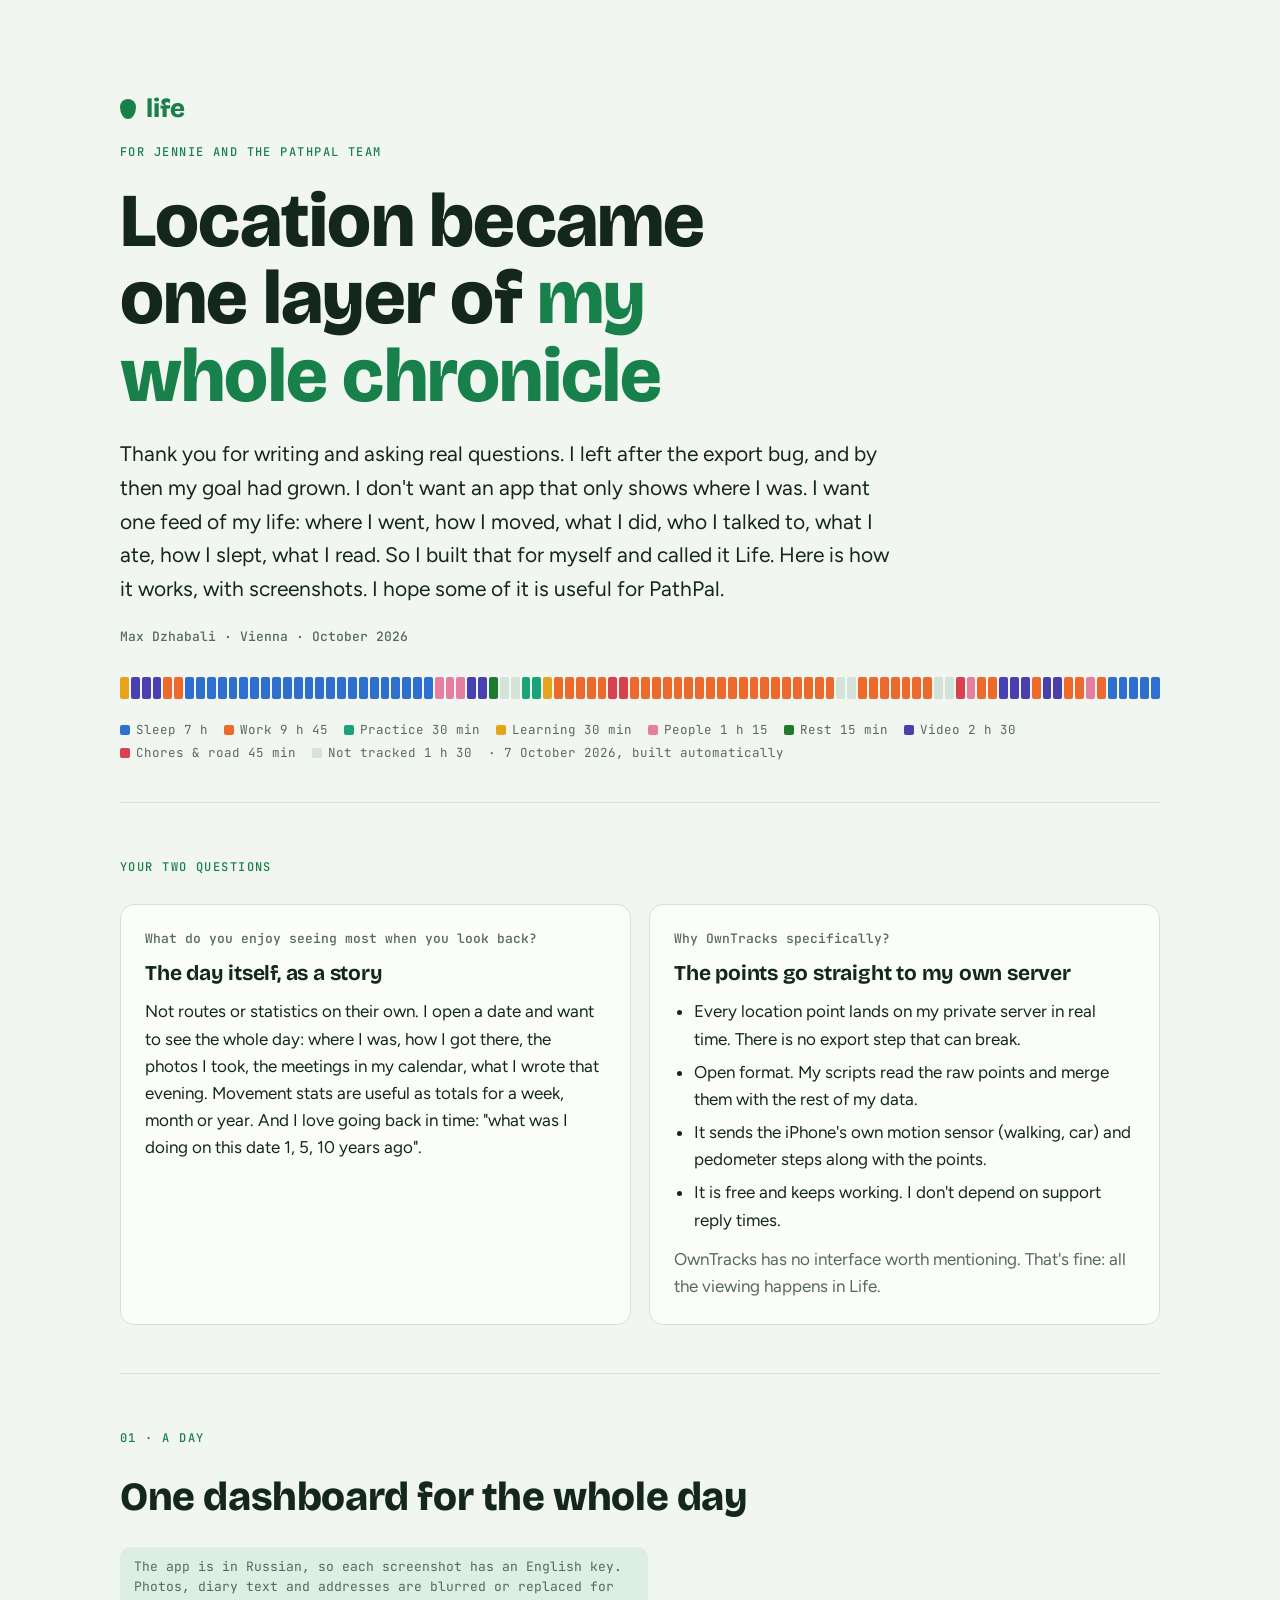
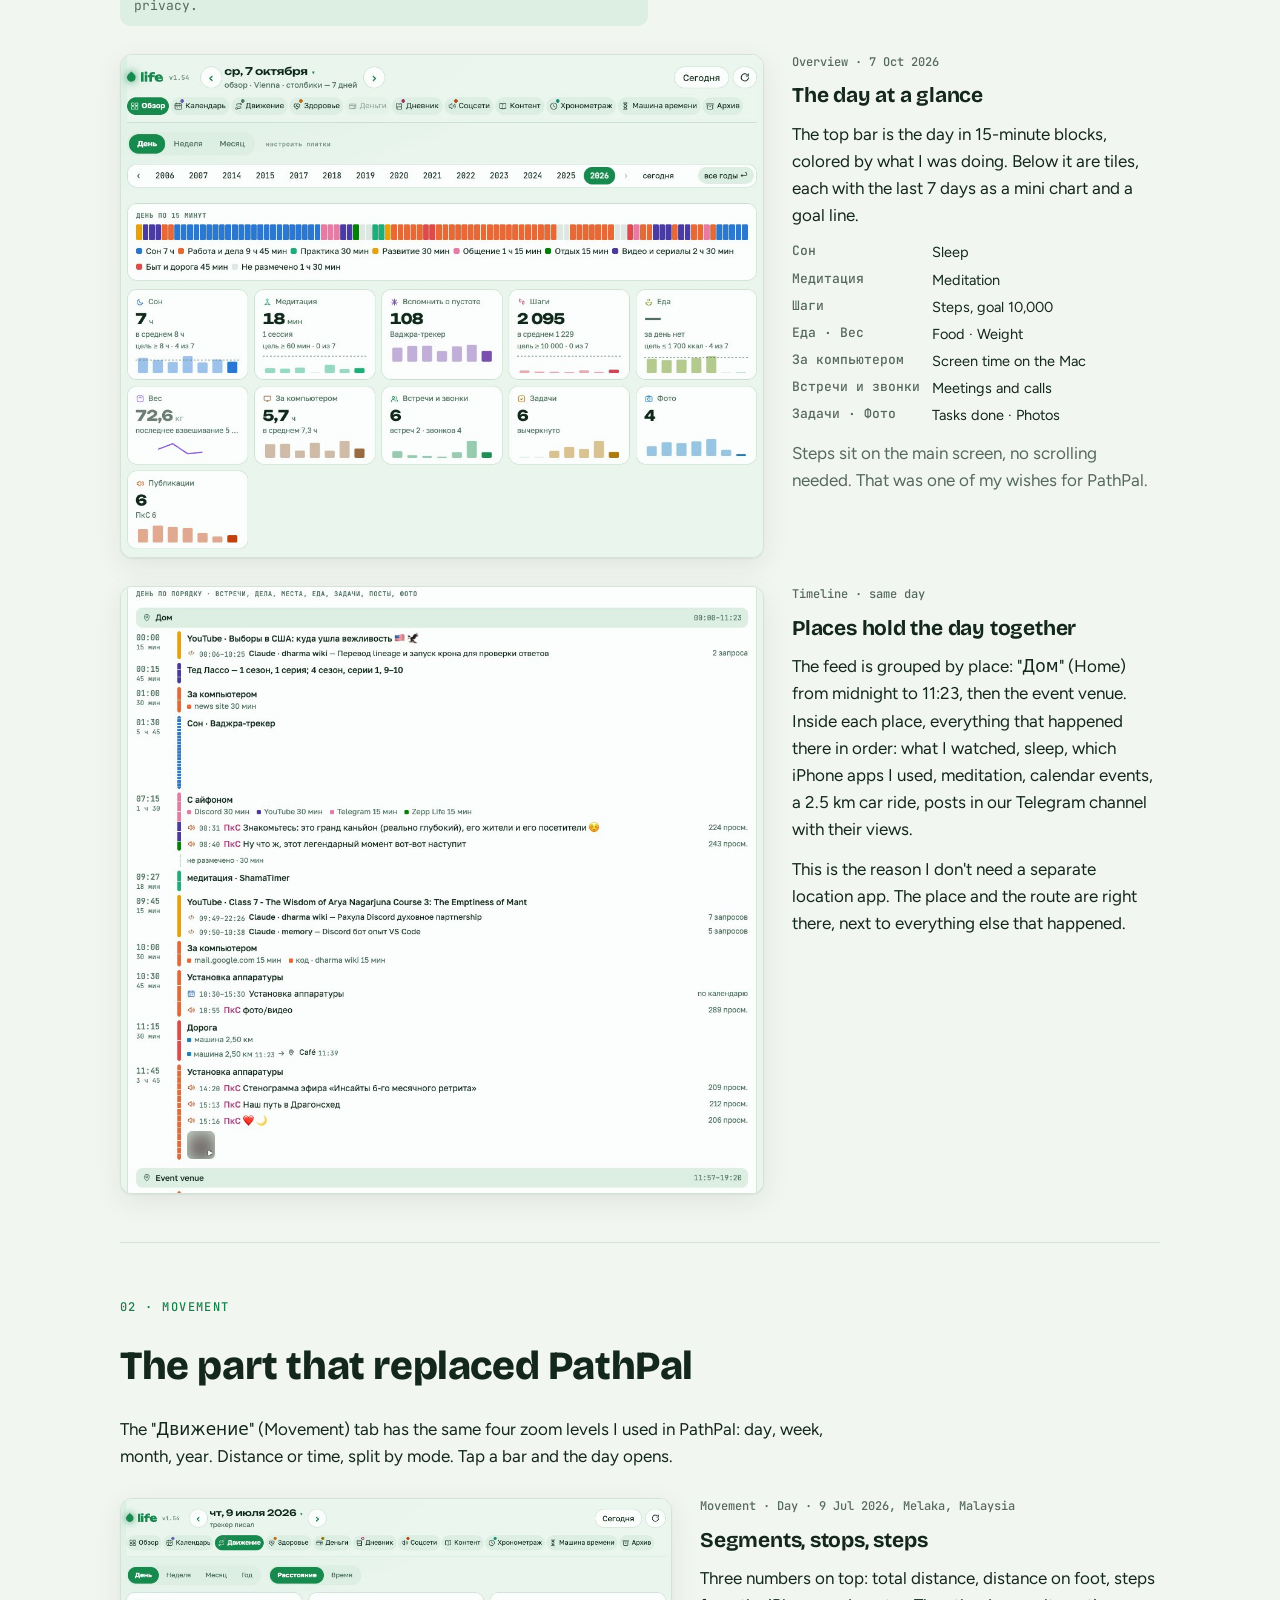
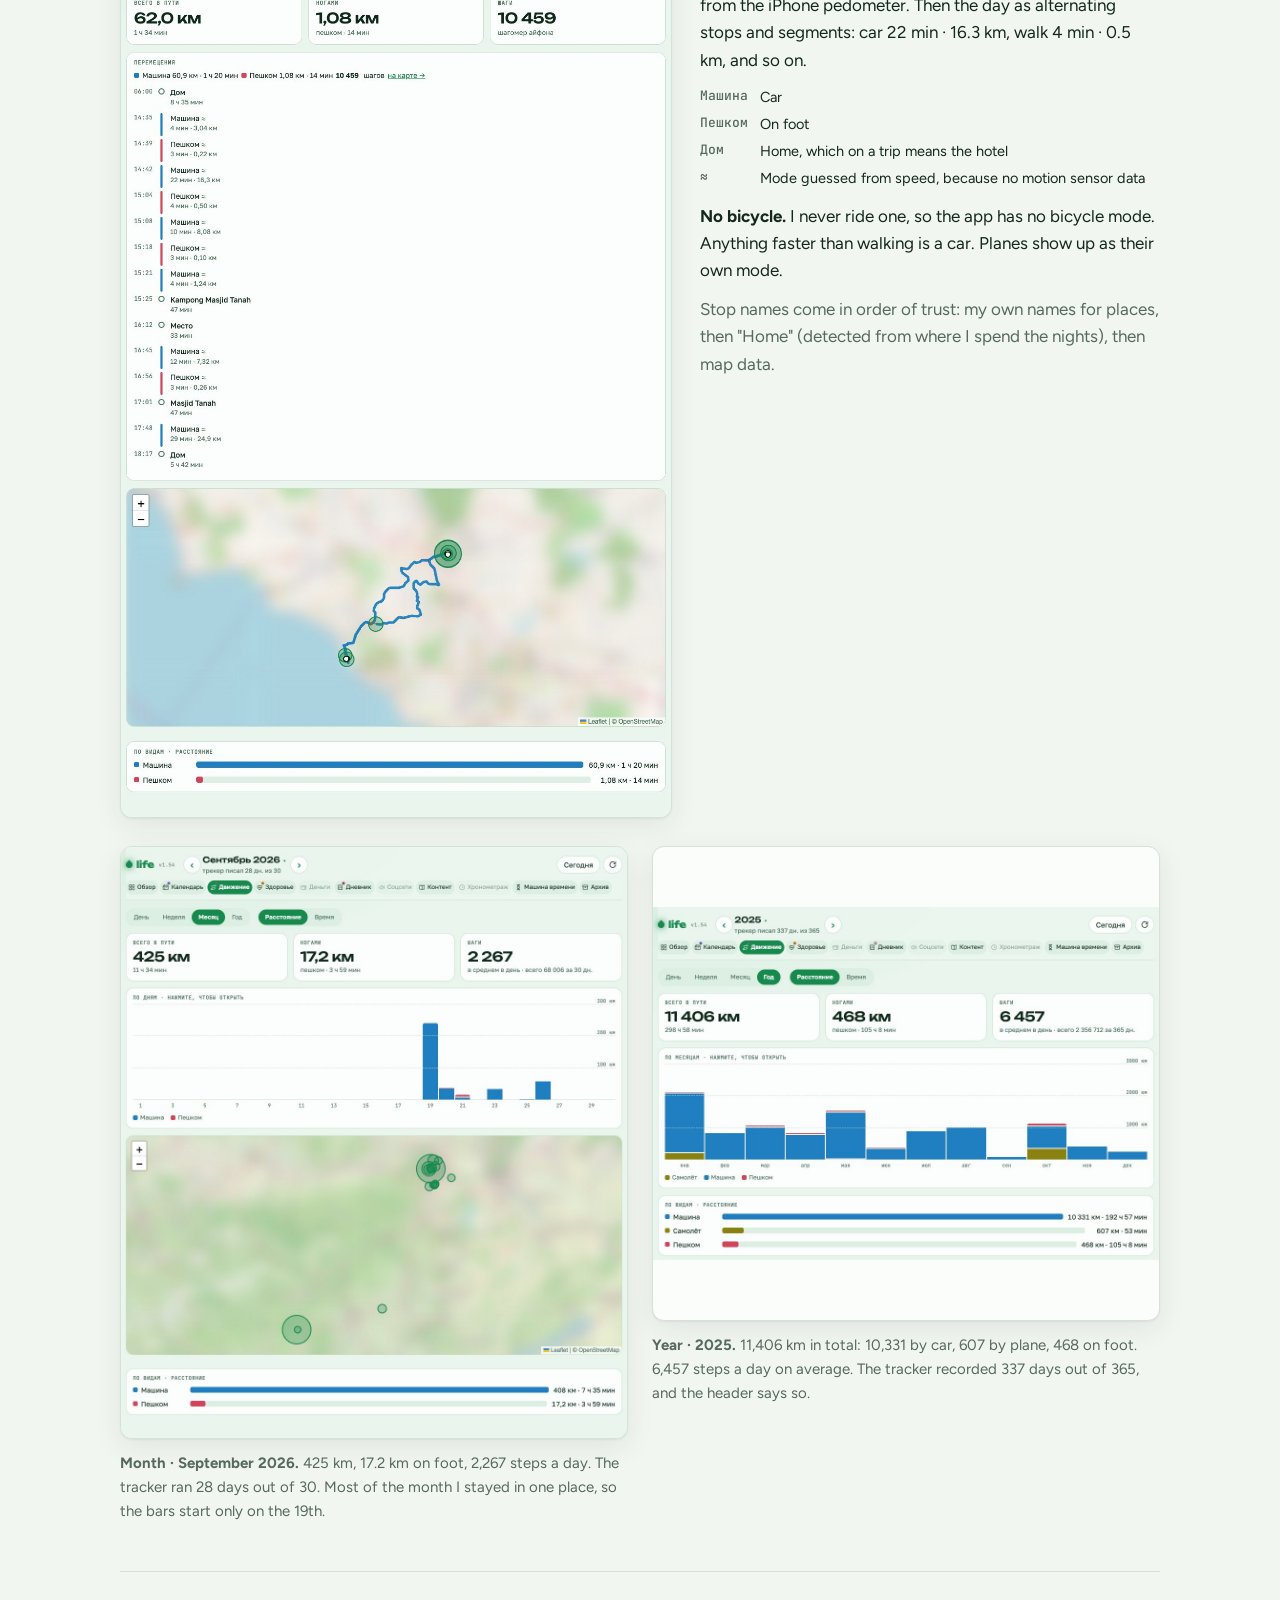
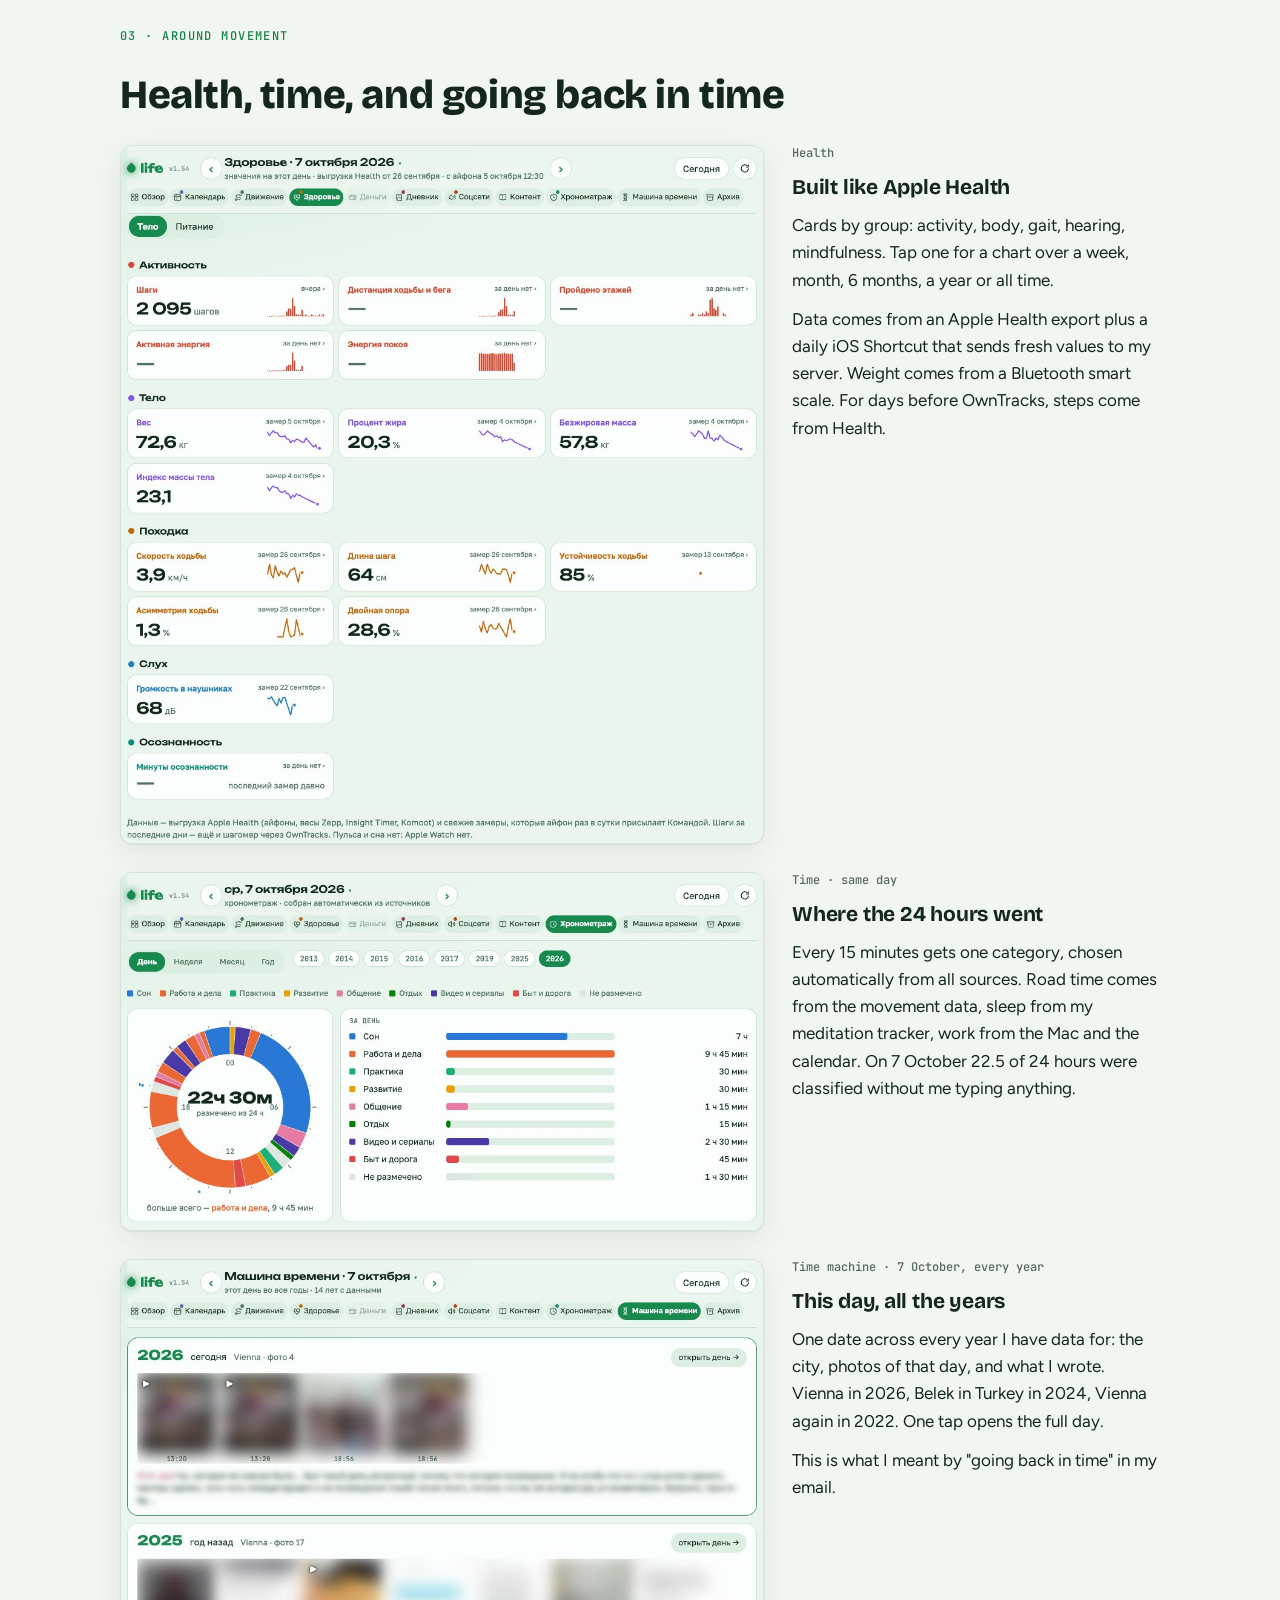
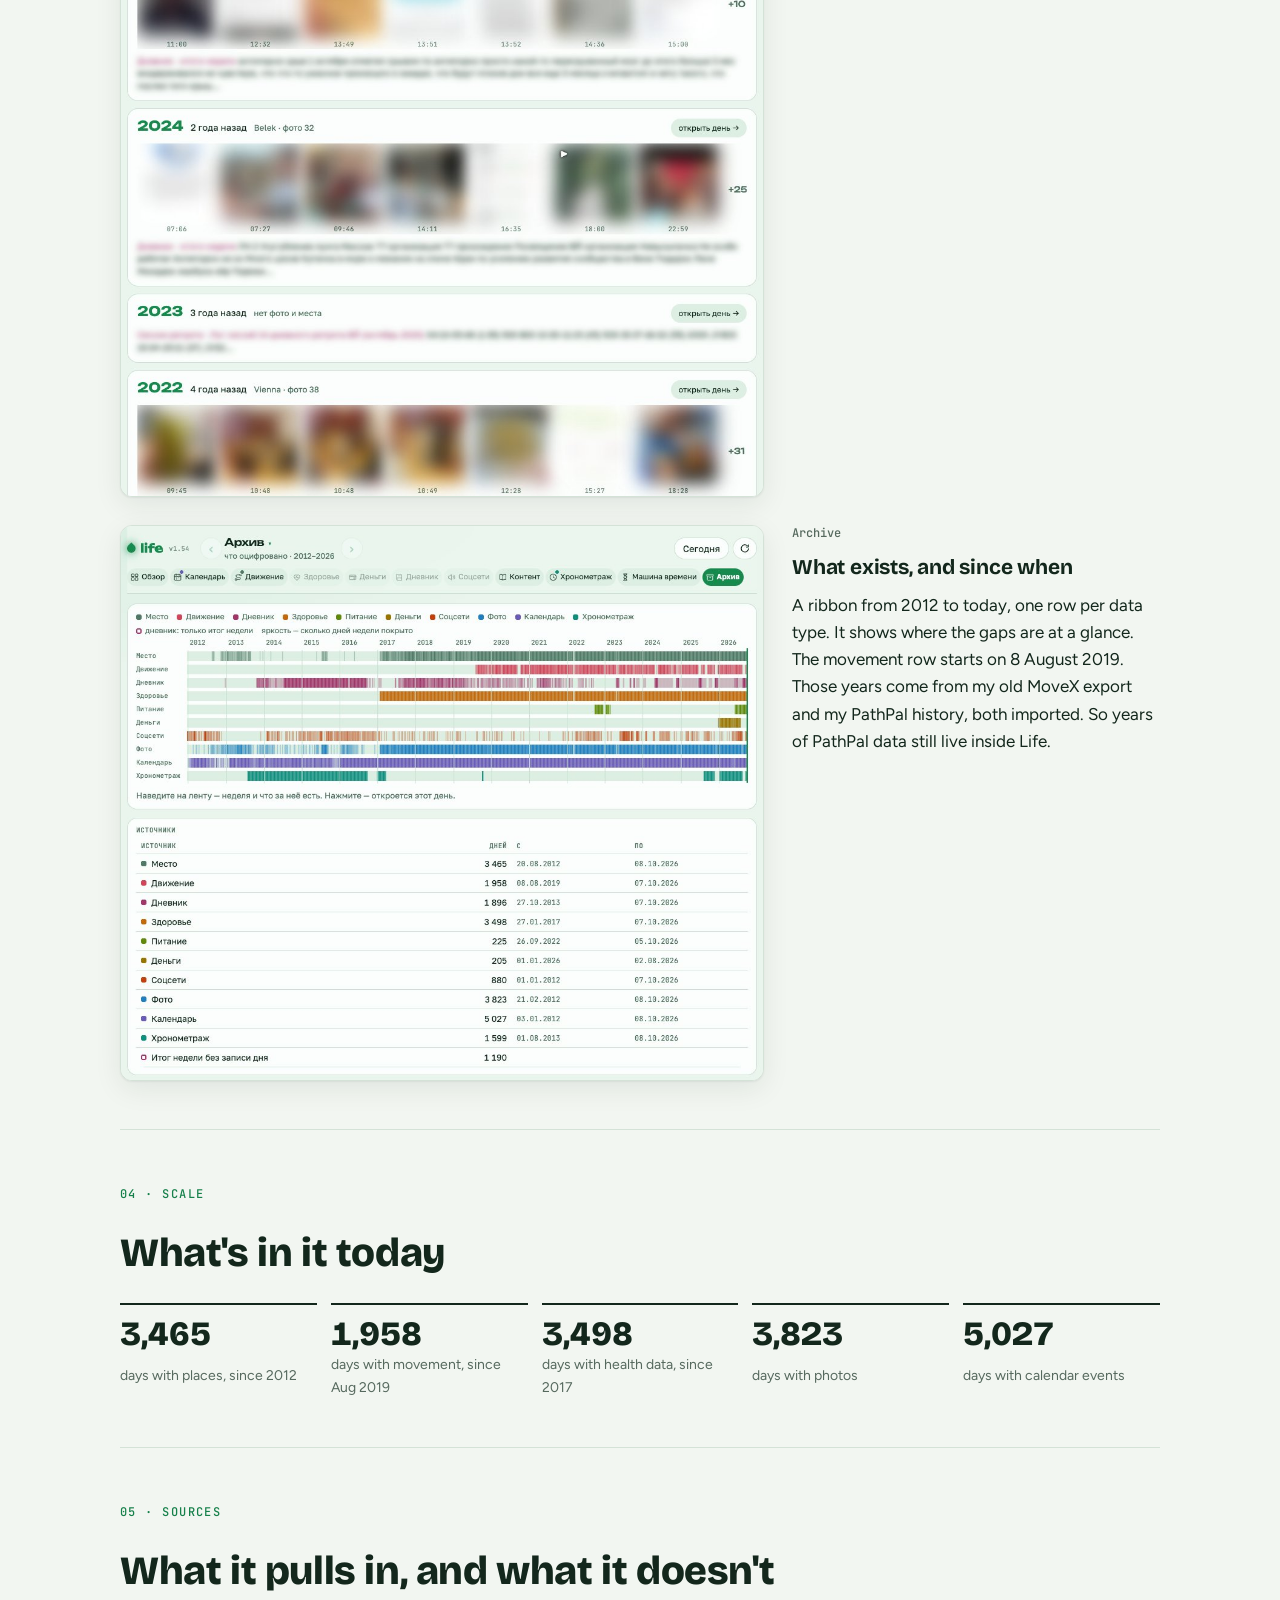
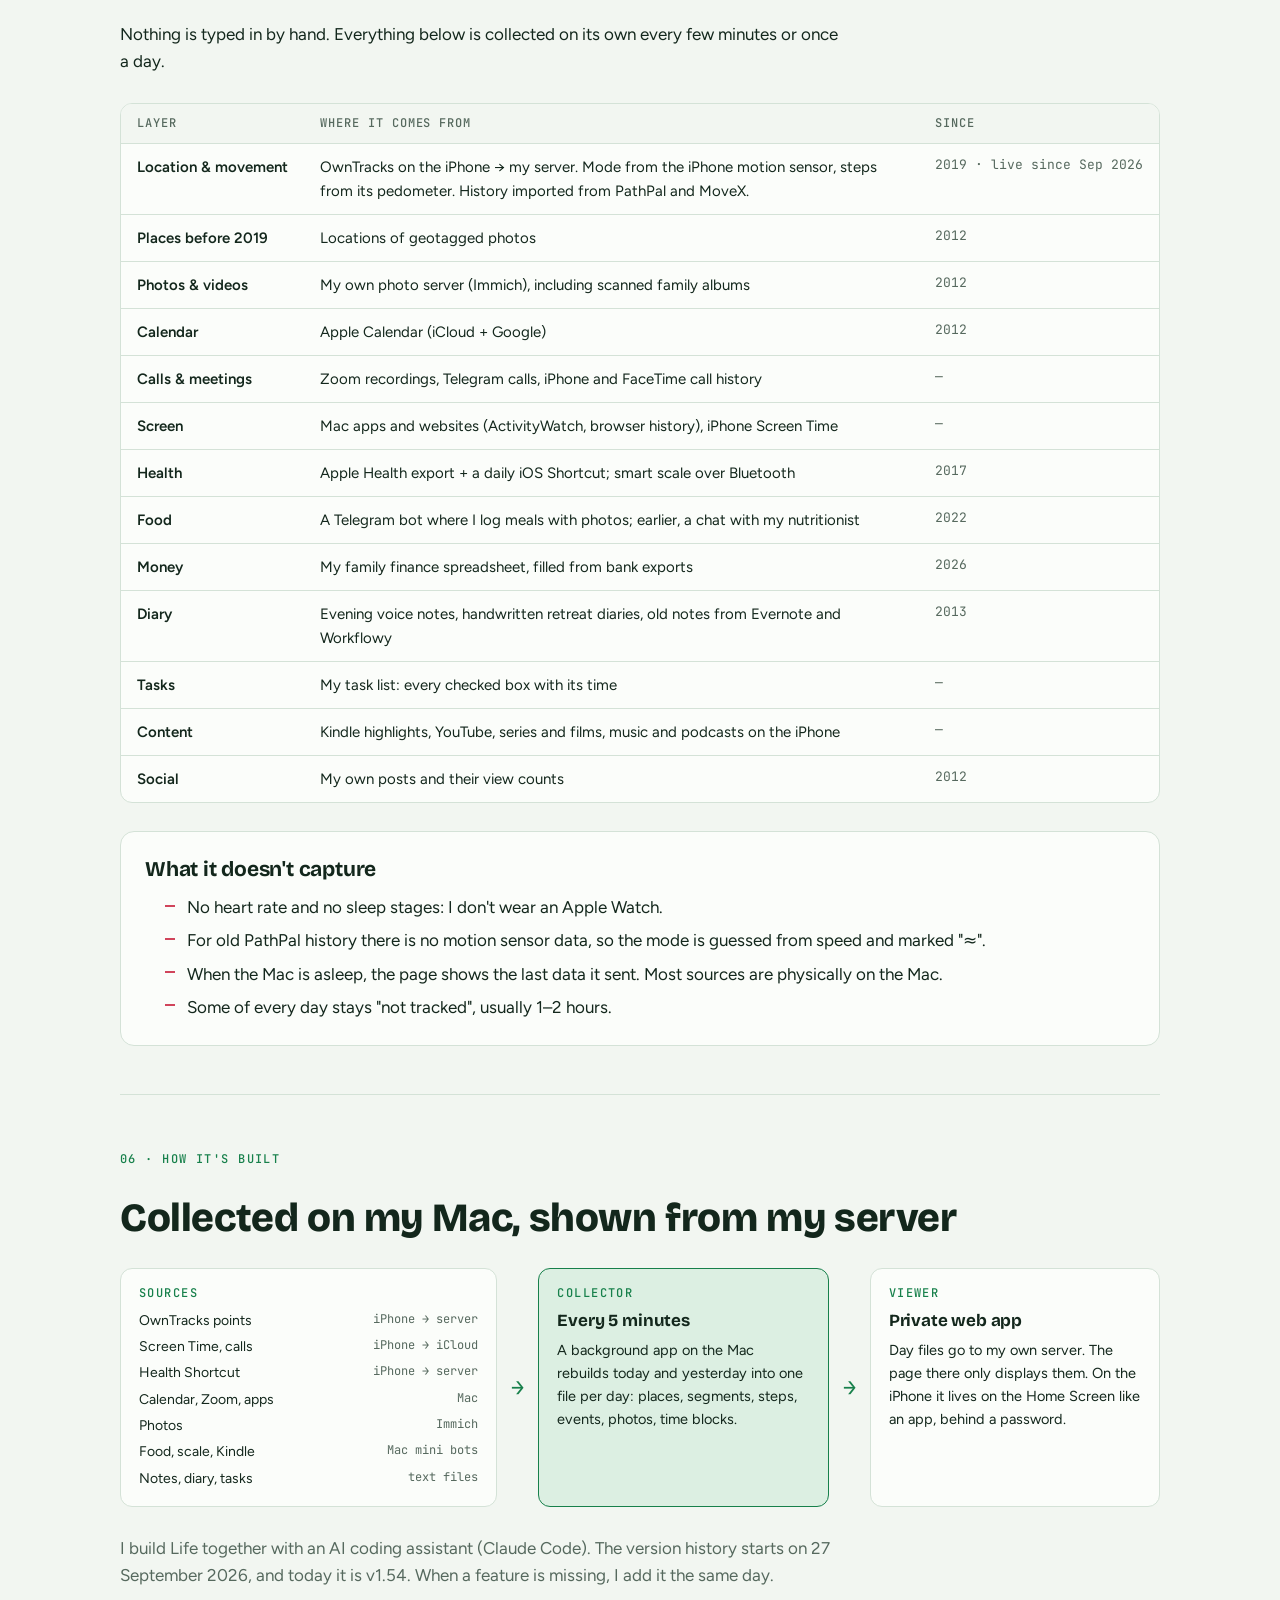
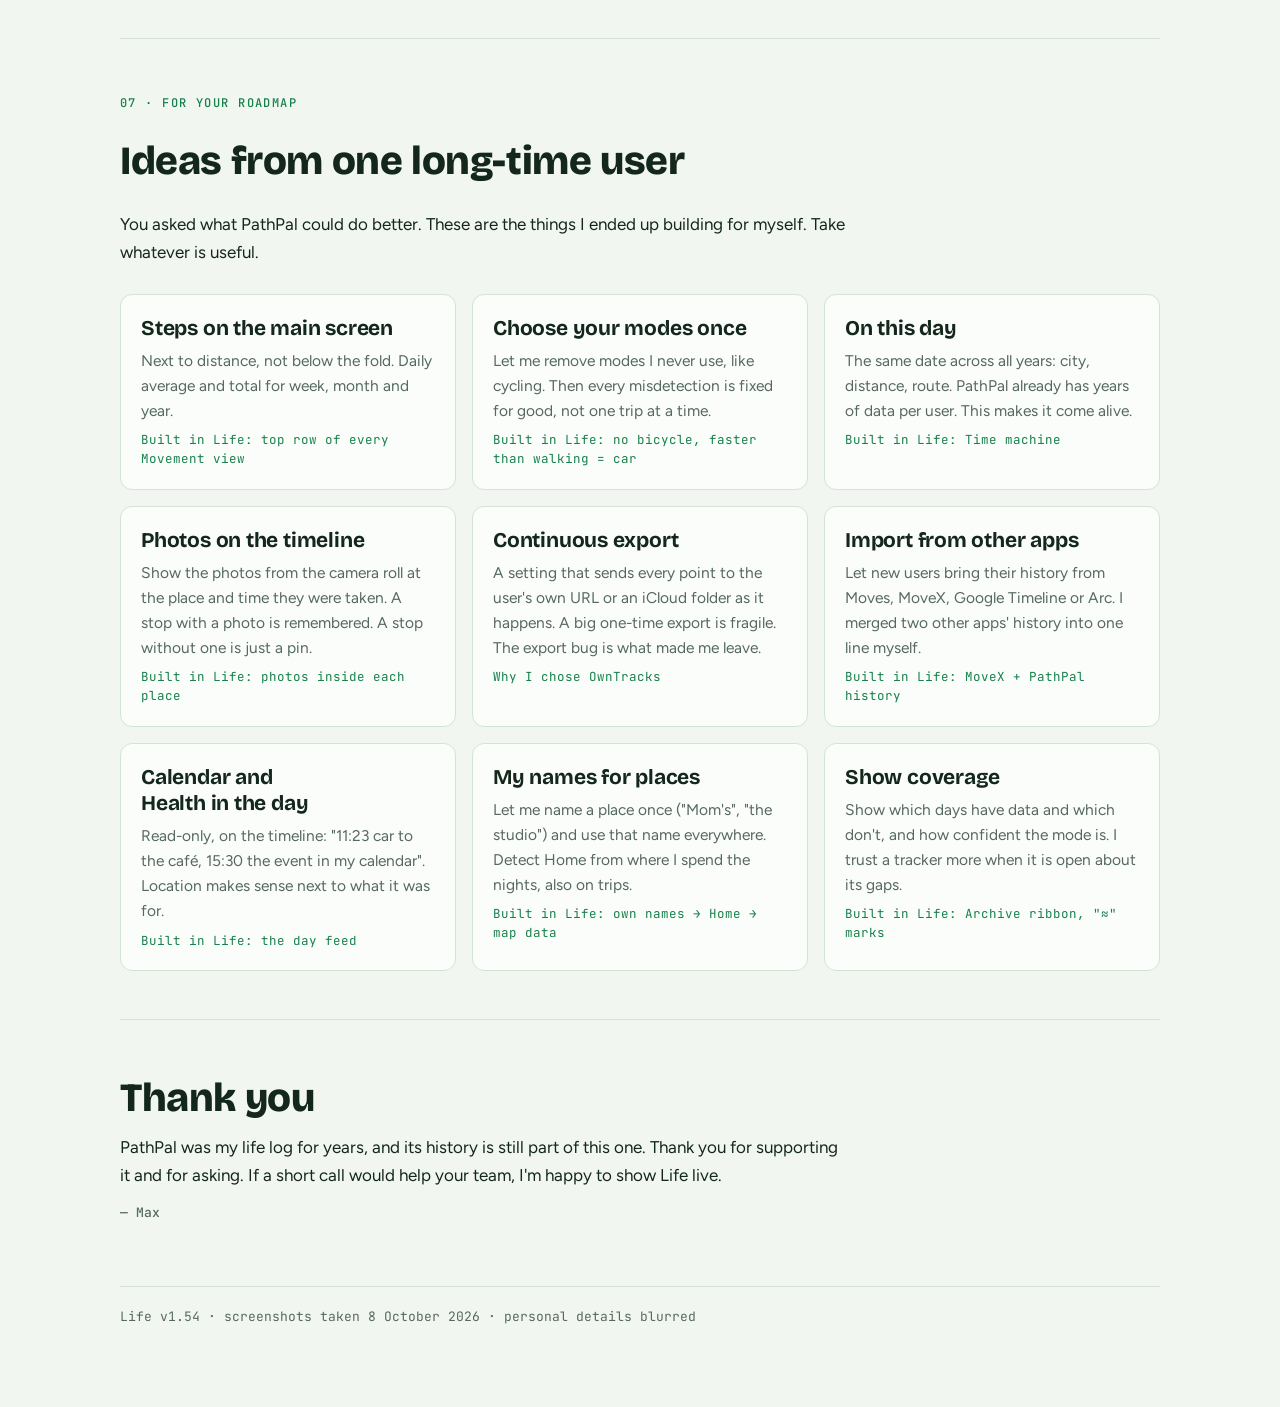
<file: life-for-pathpal/index.html>
<!doctype html>
<html lang="en">
<head>
<meta charset="utf-8">
<meta name="viewport" content="width=device-width, initial-scale=1, viewport-fit=cover">
<meta name="robots" content="noindex, nofollow">
<title>Life, after PathPal</title>
<link rel="preconnect" href="https://fonts.googleapis.com">
<link rel="preconnect" href="https://fonts.gstatic.com" crossorigin>
<link rel="stylesheet" href="https://fonts.googleapis.com/css2?family=Bricolage+Grotesque:opsz,wght@12..96,500;12..96,700;12..96,800&family=Figtree:ital,wght@0,400;0,500;0,600;1,400&family=JetBrains+Mono:wght@400;500&display=swap">
<style>
/* Layout: a single reading column (~68ch) that widens to screenshot "plates" with side captions on desktop; timestamps and source labels in mono, like the app itself. */
:root{
  --bg:#f2f6f1; --surface:#fbfdfa; --ink:#13271c; --muted:#56695e; --line:#d4e2d7;
  --accent:#17804b; --accent-soft:#dcefe2; --car:#2a7cc0; --walk:#d0455b; --plane:#8a8417;
  --display:"Bricolage Grotesque", "Avenir Next", system-ui, sans-serif;
  --body:"Figtree", "Helvetica Neue", system-ui, sans-serif;
  --mono:"JetBrains Mono", ui-monospace, "SF Mono", Menlo, monospace;
  --shadow:0 1px 2px rgba(19,39,28,.06), 0 8px 28px rgba(19,39,28,.08);
}
@media (prefers-color-scheme: dark){:root:not([data-theme="light"]){
  --bg:#0f1712; --surface:#16211a; --ink:#e3eee6; --muted:#9db3a5; --line:#2a3a30;
  --accent:#4cc584; --accent-soft:#1b3326; --car:#5aa6e6; --walk:#ef6f82; --plane:#c9c058;
  --shadow:0 1px 2px rgba(0,0,0,.3), 0 8px 28px rgba(0,0,0,.35); color-scheme:dark}}
:root[data-theme="dark"]{
  --bg:#0f1712; --surface:#16211a; --ink:#e3eee6; --muted:#9db3a5; --line:#2a3a30;
  --accent:#4cc584; --accent-soft:#1b3326; --car:#5aa6e6; --walk:#ef6f82; --plane:#c9c058;
  --shadow:0 1px 2px rgba(0,0,0,.3), 0 8px 28px rgba(0,0,0,.35); color-scheme:dark}

*{box-sizing:border-box}
html{-webkit-text-size-adjust:100%}
img{max-width:100%}
[hidden]{display:none!important}
body{background:var(--bg); color:var(--ink); font:400 17px/1.6 var(--body); margin:0}
.wrap{max-width:1120px; margin:0 auto; padding-inline:clamp(16px,4vw,40px); padding-block:0 80px}
h1,h2,h3{font-family:var(--display); text-wrap:balance; margin:0; letter-spacing:-.01em}
h2{font-size:clamp(28px,3.6vw,40px); font-weight:800; line-height:1.1}
h3{font-size:21px; font-weight:700; line-height:1.25}
p{margin:0}
.prose{max-width:66ch; display:grid; gap:14px}
.eyebrow{font:500 12px/1.4 var(--mono); text-transform:uppercase; letter-spacing:.12em; color:var(--accent)}
.muted{color:var(--muted)}
a{color:var(--accent)}
:focus-visible{outline:2px solid var(--accent); outline-offset:3px; border-radius:4px}

/* hero */
.hero{padding-block:clamp(48px,8vw,96px) 40px; display:grid; gap:22px}
.brand{display:flex; align-items:center; gap:10px; font:800 26px/1 var(--display); color:var(--accent)}
.brand i{width:16px; height:20px; background:var(--accent); border-radius:50% 50% 50% 50%/60% 60% 40% 40%; transform:rotate(180deg); display:block}
.hero h1{font-size:clamp(40px,6.4vw,76px); font-weight:800; line-height:1.02; max-width:16ch}
.hero h1 em{font-style:normal; color:var(--accent)}
.lede{font-size:clamp(18px,2vw,21px); max-width:60ch; color:var(--ink)}
.sig{font:500 13px/1.5 var(--mono); color:var(--muted)}

/* day strip ornament: a real day's 15-minute blocks */
.strip{display:grid; grid-template-columns:repeat(96,1fr); gap:2px; height:22px; margin-top:8px; max-width:100%}
.strip span{border-radius:2px}
.legend{display:flex; flex-wrap:wrap; gap:6px 16px; font:400 12.5px/1.4 var(--mono); color:var(--muted)}
.legend b{display:inline-block; width:10px; height:10px; border-radius:2px; margin-right:6px; vertical-align:-1px}

section{padding-block:56px 8px; display:grid; gap:28px; border-top:1px solid var(--line); margin-top:40px}
.hero + section{margin-top:0}

/* answers */
.qa{display:grid; grid-template-columns:repeat(auto-fit,minmax(min(100%,420px),1fr)); gap:18px}
.card{background:var(--surface); border:1px solid var(--line); border-radius:14px; padding:24px; display:grid; gap:12px; align-content:start; min-width:0}
.card .q{font:500 13px/1.5 var(--mono); color:var(--muted)}
.card ul{margin:0; padding-left:20px; display:grid; gap:6px}

/* plates: screenshot + caption */
.plate{display:grid; grid-template-columns:minmax(0,1.75fr) minmax(0,1fr); gap:28px; align-items:start}
.plate.tall{grid-template-columns:minmax(0,1.2fr) minmax(0,1fr)}
.plate figure{margin:0; min-width:0}
.shot{display:block; width:100%; padding:0; border:1px solid var(--line); border-radius:12px; overflow:hidden; background:var(--surface); box-shadow:var(--shadow); cursor:zoom-in}
.shot img{display:block; width:100%; height:auto}
.cap{display:grid; gap:12px; min-width:0; position:sticky; top:calc(env(safe-area-inset-top,0px) + 20px)}
.cap .tag{font:500 12px/1.4 var(--mono); color:var(--muted)}
.gloss{display:grid; grid-template-columns:auto 1fr; gap:4px 12px; font-size:14.5px; margin:0}
.gloss dt{font:500 13px/1.6 var(--mono); color:var(--muted); white-space:nowrap}
.gloss dd{margin:0}
.pair{display:grid; grid-template-columns:repeat(auto-fit,minmax(min(100%,420px),1fr)); gap:24px}
.pair figure{margin:0; display:grid; gap:12px; min-width:0}
.pair figcaption{font-size:15px; color:var(--muted)}
.privacy{font:400 13px/1.5 var(--mono); color:var(--muted); background:var(--accent-soft); padding:10px 14px; border-radius:10px; max-width:66ch}

/* numbers */
.stats{display:grid; grid-template-columns:repeat(auto-fit,minmax(min(100%,190px),1fr)); gap:14px}
.stat{border-top:2px solid var(--ink); padding-top:10px; display:grid; gap:2px}
.stat b{font:800 34px/1.1 var(--display); font-variant-numeric:tabular-nums}
.stat span{font-size:14px; color:var(--muted)}

/* sources table */
.tbl{overflow-x:auto; border:1px solid var(--line); border-radius:12px; background:var(--surface)}
table{border-collapse:collapse; width:100%; min-width:640px; font-size:15px}
th,td{text-align:left; padding:11px 16px; border-bottom:1px solid var(--line); vertical-align:top}
th{font:500 12px/1.4 var(--mono); text-transform:uppercase; letter-spacing:.08em; color:var(--muted); background:var(--bg)}
tr:last-child td{border-bottom:0}
td:first-child{font-weight:600; white-space:nowrap}
.since{font:400 13px/1.6 var(--mono); color:var(--muted); white-space:nowrap; font-variant-numeric:tabular-nums}
.gaps{display:grid; gap:10px; padding:0; margin:0; list-style:none}
.gaps li{padding-left:22px; position:relative}
.gaps li::before{content:""; position:absolute; left:0; top:.62em; width:10px; height:2px; background:var(--walk)}

/* architecture */
.flow{display:grid; grid-template-columns:minmax(0,1.3fr) auto minmax(0,1fr) auto minmax(0,1fr); gap:14px; align-items:stretch}
.node{background:var(--surface); border:1px solid var(--line); border-radius:12px; padding:16px 18px; display:grid; gap:8px; align-content:start; min-width:0}
.node h3{font-size:17px}
.node ul{margin:0; padding:0; list-style:none; display:grid; gap:4px; font-size:14px}
.node ul li{display:flex; justify-content:space-between; gap:10px}
.node ul li i{font:normal 400 12px/1.6 var(--mono); color:var(--muted); text-align:right}
.node.mid{border-color:var(--accent); background:var(--accent-soft)}
.arrow{align-self:center; font:500 22px/1 var(--mono); color:var(--accent)}

/* ideas */
.ideas{display:grid; grid-template-columns:repeat(auto-fit,minmax(min(100%,320px),1fr)); gap:16px; counter-reset:idea}
.idea{background:var(--surface); border:1px solid var(--line); border-radius:12px; padding:20px; display:grid; gap:8px; align-content:start; min-width:0}
.idea p{font-size:15.5px; color:var(--muted)}
.idea .why{font:400 12.5px/1.5 var(--mono); color:var(--accent)}

.close{display:grid; gap:14px; max-width:66ch}
footer{margin-top:56px; padding-top:20px; border-top:1px solid var(--line); font:400 13px/1.5 var(--mono); color:var(--muted)}

/* lightbox */
dialog{border:0; padding:0; background:transparent; max-width:96vw; max-height:94vh}
dialog::backdrop{background:rgba(8,16,11,.82)}
dialog img{display:block; max-width:96vw; max-height:94vh; width:auto; height:auto; border-radius:10px}
dialog button{position:fixed; top:calc(env(safe-area-inset-top,0px) + 14px); right:16px; font:500 14px var(--mono); background:var(--surface); color:var(--ink); border:1px solid var(--line); border-radius:999px; padding:8px 14px; cursor:pointer}

@media (max-width:860px){
  .plate,.plate.tall{grid-template-columns:1fr}
  .cap{position:static; order:-1}
  .flow{grid-template-columns:1fr}
  .arrow{justify-self:center; transform:rotate(90deg)}
}
@media (prefers-reduced-motion:no-preference){
  .shot{transition:transform .2s ease, box-shadow .2s ease}
  .shot:hover{transform:translateY(-2px)}
}
</style>

</head>
<body>
<div class="wrap">

<header class="hero">
  <div class="brand"><i aria-hidden="true"></i>life</div>
  <p class="eyebrow">For Jennie and the PathPal team</p>
  <h1>Location became one layer of <em>my whole chronicle</em></h1>
  <p class="lede">Thank you for writing and asking real questions. I left after the export bug, and by then my goal had grown. I don't want an app that only shows where I was. I want one feed of my life: where I went, how I moved, what I did, who I talked to, what I ate, how I slept, what I read. So I built that for myself and called it Life. Here is how it works, with screenshots. I hope some of it is useful for PathPal.</p>
  <p class="sig">Max Dzhabali · Vienna · October 2026</p>
  <div aria-hidden="true">
    <div class="strip" id="strip"></div>
  </div>
  <div class="legend" aria-label="Legend for the strip above: one real day in 15-minute blocks">
    <span><b style="background:#2f6fd0"></b>Sleep 7 h</span>
    <span><b style="background:#ec6a2c"></b>Work 9 h 45</span>
    <span><b style="background:#1aa37a"></b>Practice 30 min</span>
    <span><b style="background:#e5a419"></b>Learning 30 min</span>
    <span><b style="background:#e57ea0"></b>People 1 h 15</span>
    <span><b style="background:#1e7a2c"></b>Rest 15 min</span>
    <span><b style="background:#4a3fae"></b>Video 2 h 30</span>
    <span><b style="background:#d8414f"></b>Chores &amp; road 45 min</span>
    <span><b style="background:var(--line)"></b>Not tracked 1 h 30</span>
    <span>· 7 October 2026, built automatically</span>
  </div>
</header>

<section id="answers">
  <p class="eyebrow">Your two questions</p>
  <div class="qa">
    <article class="card">
      <p class="q">What do you enjoy seeing most when you look back?</p>
      <h3>The day itself, as a story</h3>
      <p>Not routes or statistics on their own. I open a date and want to see the whole day: where I was, how I got there, the photos I took, the meetings in my calendar, what I wrote that evening. Movement stats are useful as totals for a week, month or year. And I love going back in time: "what was I doing on this date 1, 5, 10 years ago".</p>
    </article>
    <article class="card">
      <p class="q">Why OwnTracks specifically?</p>
      <h3>The points go straight to my own server</h3>
      <ul>
        <li>Every location point lands on my private server in real time. There is no export step that can break.</li>
        <li>Open format. My scripts read the raw points and merge them with the rest of my data.</li>
        <li>It sends the iPhone's own motion sensor (walking, car) and pedometer steps along with the points.</li>
        <li>It is free and keeps working. I don't depend on support reply times.</li>
      </ul>
      <p class="muted">OwnTracks has no interface worth mentioning. That's fine: all the viewing happens in Life.</p>
    </article>
  </div>
</section>

<section id="day">
  <p class="eyebrow">01 · A day</p>
  <h2>One dashboard for the whole day</h2>
  <p class="privacy">The app is in Russian, so each screenshot has an English key. Photos, diary text and addresses are blurred or replaced for privacy.</p>

  <div class="plate">
    <figure><button class="shot" type="button" aria-label="Enlarge: day overview"><img src="img/overview-top.jpg" alt="Day overview: a 15-minute strip of the day and tiles for sleep, meditation, steps, food, weight, screen time, meetings, tasks, photos and posts, each with a 7-day mini chart" loading="lazy" width="1060" height="830"></button></figure>
    <div class="cap">
      <p class="tag">Overview · 7 Oct 2026</p>
      <h3>The day at a glance</h3>
      <p>The top bar is the day in 15-minute blocks, colored by what I was doing. Below it are tiles, each with the last 7 days as a mini chart and a goal line.</p>
      <dl class="gloss">
        <dt>Сон</dt><dd>Sleep</dd>
        <dt>Медитация</dt><dd>Meditation</dd>
        <dt>Шаги</dt><dd>Steps, goal 10,000</dd>
        <dt>Еда · Вес</dt><dd>Food · Weight</dd>
        <dt>За компьютером</dt><dd>Screen time on the Mac</dd>
        <dt>Встречи и звонки</dt><dd>Meetings and calls</dd>
        <dt>Задачи · Фото</dt><dd>Tasks done · Photos</dd>
      </dl>
      <p class="muted">Steps sit on the main screen, no scrolling needed. That was one of my wishes for PathPal.</p>
    </div>
  </div>

  <div class="plate">
    <figure><button class="shot" type="button" aria-label="Enlarge: day timeline"><img src="img/overview-timeline.jpg" alt="Day timeline grouped by place (Home, Event venue), with time blocks for YouTube, TV series, sleep, iPhone apps, meditation, calendar events, a car ride with distance, and social posts with view counts" loading="lazy" width="1060" height="1000"></button></figure>
    <div class="cap">
      <p class="tag">Timeline · same day</p>
      <h3>Places hold the day together</h3>
      <p>The feed is grouped by place: "Дом" (Home) from midnight to 11:23, then the event venue. Inside each place, everything that happened there in order: what I watched, sleep, which iPhone apps I used, meditation, calendar events, a 2.5 km car ride, posts in our Telegram channel with their views.</p>
      <p>This is the reason I don't need a separate location app. The place and the route are right there, next to everything else that happened.</p>
    </div>
  </div>
</section>

<section id="movement">
  <p class="eyebrow">02 · Movement</p>
  <h2>The part that replaced PathPal</h2>
  <div class="prose">
    <p>The "Движение" (Movement) tab has the same four zoom levels I used in PathPal: day, week, month, year. Distance or time, split by mode. Tap a bar and the day opens.</p>
  </div>

  <div class="plate tall">
    <figure><button class="shot" type="button" aria-label="Enlarge: one day of movement"><img src="img/move-day.jpg" alt="Movement for 9 July 2026: 62 km total, 1.08 km on foot, 10,459 steps; a list of car and walking segments with times and distances between named stops; route on a blurred map; totals by mode" loading="lazy" width="1060" height="1770"></button></figure>
    <div class="cap">
      <p class="tag">Movement · Day · 9 Jul 2026, Melaka, Malaysia</p>
      <h3>Segments, stops, steps</h3>
      <p>Three numbers on top: total distance, distance on foot, steps from the iPhone pedometer. Then the day as alternating stops and segments: car 22 min · 16.3 km, walk 4 min · 0.5 km, and so on.</p>
      <dl class="gloss">
        <dt>Машина</dt><dd>Car</dd>
        <dt>Пешком</dt><dd>On foot</dd>
        <dt>Дом</dt><dd>Home, which on a trip means the hotel</dd>
        <dt>≈</dt><dd>Mode guessed from speed, because no motion sensor data</dd>
      </dl>
      <p><b>No bicycle.</b> I never ride one, so the app has no bicycle mode. Anything faster than walking is a car. Planes show up as their own mode.</p>
      <p class="muted">Stop names come in order of trust: my own names for places, then "Home" (detected from where I spend the nights), then map data.</p>
    </div>
  </div>

  <div class="pair">
    <figure>
      <button class="shot" type="button" aria-label="Enlarge: one month of movement"><img src="img/move-month.jpg" alt="Movement for September 2026: 425 km total, 17.2 km on foot, 2,267 steps per day on average; daily bars; places on a blurred map; totals by mode" loading="lazy" width="1060" height="1238"></button>
      <figcaption><b>Month · September 2026.</b> 425 km, 17.2 km on foot, 2,267 steps a day. The tracker ran 28 days out of 30. Most of the month I stayed in one place, so the bars start only on the 19th.</figcaption>
    </figure>
    <figure>
      <button class="shot" type="button" aria-label="Enlarge: one year of movement"><img src="img/move-year.jpg" alt="Movement for 2025: 11,406 km total, 468 km on foot, 6,457 steps per day; monthly stacked bars for plane, car and walking; totals by mode" loading="lazy" width="1060" height="740"></button>
      <figcaption><b>Year · 2025.</b> 11,406 km in total: 10,331 by car, 607 by plane, 468 on foot. 6,457 steps a day on average. The tracker recorded 337 days out of 365, and the header says so.</figcaption>
    </figure>
  </div>
</section>

<section id="more">
  <p class="eyebrow">03 · Around movement</p>
  <h2>Health, time, and going back in time</h2>

  <div class="plate">
    <figure><button class="shot" type="button" aria-label="Enlarge: health"><img src="img/health.jpg" alt="Health tab in the style of Apple Health: activity, body (weight, body fat, lean mass, BMI), gait (walking speed, step length, steadiness, asymmetry, double support), hearing and mindfulness, each with a sparkline" loading="lazy" width="1060" height="1150"></button></figure>
    <div class="cap">
      <p class="tag">Health</p>
      <h3>Built like Apple Health</h3>
      <p>Cards by group: activity, body, gait, hearing, mindfulness. Tap one for a chart over a week, month, 6 months, a year or all time.</p>
      <p>Data comes from an Apple Health export plus a daily iOS Shortcut that sends fresh values to my server. Weight comes from a Bluetooth smart scale. For days before OwnTracks, steps come from Health.</p>
    </div>
  </div>

  <div class="plate">
    <figure><button class="shot" type="button" aria-label="Enlarge: time breakdown"><img src="img/chrono.jpg" alt="Time tab: a 24-hour donut chart of the day with 22 h 30 min classified, and bars by category: sleep 7 h, work 9 h 45 min, practice, learning, people, rest, video, chores and road" loading="lazy" width="1060" height="590"></button></figure>
    <div class="cap">
      <p class="tag">Time · same day</p>
      <h3>Where the 24 hours went</h3>
      <p>Every 15 minutes gets one category, chosen automatically from all sources. Road time comes from the movement data, sleep from my meditation tracker, work from the Mac and the calendar. On 7 October 22.5 of 24 hours were classified without me typing anything.</p>
    </div>
  </div>

  <div class="plate">
    <figure><button class="shot" type="button" aria-label="Enlarge: time machine"><img src="img/timemachine.jpg" alt="Time machine: 7 October in 2026, 2025, 2024, 2023 and 2022, each year with the city, photo count, a row of photos and a diary excerpt, all blurred" loading="lazy" width="1060" height="1380"></button></figure>
    <div class="cap">
      <p class="tag">Time machine · 7 October, every year</p>
      <h3>This day, all the years</h3>
      <p>One date across every year I have data for: the city, photos of that day, and what I wrote. Vienna in 2026, Belek in Turkey in 2024, Vienna again in 2022. One tap opens the full day.</p>
      <p>This is what I meant by "going back in time" in my email.</p>
    </div>
  </div>

  <div class="plate">
    <figure><button class="shot" type="button" aria-label="Enlarge: archive coverage"><img src="img/archive.jpg" alt="Archive tab: a coverage ribbon from 2012 to 2026 for place, movement, diary, health, food, money, social, photos, calendar and time, plus a table of day counts per source" loading="lazy" width="1060" height="915"></button></figure>
    <div class="cap">
      <p class="tag">Archive</p>
      <h3>What exists, and since when</h3>
      <p>A ribbon from 2012 to today, one row per data type. It shows where the gaps are at a glance. The movement row starts on 8 August 2019. Those years come from my old MoveX export and my PathPal history, both imported. So years of PathPal data still live inside Life.</p>
    </div>
  </div>
</section>

<section id="numbers">
  <p class="eyebrow">04 · Scale</p>
  <h2>What's in it today</h2>
  <div class="stats">
    <div class="stat"><b>3,465</b><span>days with places, since 2012</span></div>
    <div class="stat"><b>1,958</b><span>days with movement, since Aug 2019</span></div>
    <div class="stat"><b>3,498</b><span>days with health data, since 2017</span></div>
    <div class="stat"><b>3,823</b><span>days with photos</span></div>
    <div class="stat"><b>5,027</b><span>days with calendar events</span></div>
  </div>
</section>

<section id="sources">
  <p class="eyebrow">05 · Sources</p>
  <h2>What it pulls in, and what it doesn't</h2>
  <p class="prose">Nothing is typed in by hand. Everything below is collected on its own every few minutes or once a day.</p>
  <div class="tbl">
    <table>
      <thead><tr><th>Layer</th><th>Where it comes from</th><th>Since</th></tr></thead>
      <tbody>
        <tr><td>Location &amp; movement</td><td>OwnTracks on the iPhone → my server. Mode from the iPhone motion sensor, steps from its pedometer. History imported from PathPal and MoveX.</td><td class="since">2019 · live since Sep 2026</td></tr>
        <tr><td>Places before 2019</td><td>Locations of geotagged photos</td><td class="since">2012</td></tr>
        <tr><td>Photos &amp; videos</td><td>My own photo server (Immich), including scanned family albums</td><td class="since">2012</td></tr>
        <tr><td>Calendar</td><td>Apple Calendar (iCloud + Google)</td><td class="since">2012</td></tr>
        <tr><td>Calls &amp; meetings</td><td>Zoom recordings, Telegram calls, iPhone and FaceTime call history</td><td class="since">—</td></tr>
        <tr><td>Screen</td><td>Mac apps and websites (ActivityWatch, browser history), iPhone Screen Time</td><td class="since">—</td></tr>
        <tr><td>Health</td><td>Apple Health export + a daily iOS Shortcut; smart scale over Bluetooth</td><td class="since">2017</td></tr>
        <tr><td>Food</td><td>A Telegram bot where I log meals with photos; earlier, a chat with my nutritionist</td><td class="since">2022</td></tr>
        <tr><td>Money</td><td>My family finance spreadsheet, filled from bank exports</td><td class="since">2026</td></tr>
        <tr><td>Diary</td><td>Evening voice notes, handwritten retreat diaries, old notes from Evernote and Workflowy</td><td class="since">2013</td></tr>
        <tr><td>Tasks</td><td>My task list: every checked box with its time</td><td class="since">—</td></tr>
        <tr><td>Content</td><td>Kindle highlights, YouTube, series and films, music and podcasts on the iPhone</td><td class="since">—</td></tr>
        <tr><td>Social</td><td>My own posts and their view counts</td><td class="since">2012</td></tr>
      </tbody>
    </table>
  </div>

  <div class="card">
    <h3>What it doesn't capture</h3>
    <ul class="gaps">
      <li>No heart rate and no sleep stages: I don't wear an Apple Watch.</li>
      <li>For old PathPal history there is no motion sensor data, so the mode is guessed from speed and marked "≈".</li>
      <li>When the Mac is asleep, the page shows the last data it sent. Most sources are physically on the Mac.</li>
      <li>Some of every day stays "not tracked", usually 1–2 hours.</li>
    </ul>
  </div>
</section>

<section id="how">
  <p class="eyebrow">06 · How it's built</p>
  <h2>Collected on my Mac, shown from my server</h2>
  <div class="flow" role="img" aria-label="Diagram: sources on the iPhone, Mac and servers flow into a collector on the Mac every 5 minutes, which writes one file per day and sends it to a private server; the web app on the server is opened on the Mac and the iPhone">
    <div class="node">
      <p class="eyebrow">Sources</p>
      <ul>
        <li>OwnTracks points <i>iPhone → server</i></li>
        <li>Screen Time, calls <i>iPhone → iCloud</i></li>
        <li>Health Shortcut <i>iPhone → server</i></li>
        <li>Calendar, Zoom, apps <i>Mac</i></li>
        <li>Photos <i>Immich</i></li>
        <li>Food, scale, Kindle <i>Mac mini bots</i></li>
        <li>Notes, diary, tasks <i>text files</i></li>
      </ul>
    </div>
    <div class="arrow" aria-hidden="true">→</div>
    <div class="node mid">
      <p class="eyebrow">Collector</p>
      <h3>Every 5 minutes</h3>
      <p style="font-size:14.5px">A background app on the Mac rebuilds today and yesterday into one file per day: places, segments, steps, events, photos, time blocks.</p>
    </div>
    <div class="arrow" aria-hidden="true">→</div>
    <div class="node">
      <p class="eyebrow">Viewer</p>
      <h3>Private web app</h3>
      <p style="font-size:14.5px">Day files go to my own server. The page there only displays them. On the iPhone it lives on the Home Screen like an app, behind a password.</p>
    </div>
  </div>
  <p class="prose muted">I build Life together with an AI coding assistant (Claude Code). The version history starts on 27 September 2026, and today it is v1.54. When a feature is missing, I add it the same day.</p>
</section>

<section id="ideas">
  <p class="eyebrow">07 · For your roadmap</p>
  <h2>Ideas from one long-time user</h2>
  <p class="prose">You asked what PathPal could do better. These are the things I ended up building for myself. Take whatever is useful.</p>
  <div class="ideas">
    <article class="idea"><h3>Steps on the main screen</h3><p>Next to distance, not below the fold. Daily average and total for week, month and year.</p><p class="why">Built in Life: top row of every Movement view</p></article>
    <article class="idea"><h3>Choose your modes once</h3><p>Let me remove modes I never use, like cycling. Then every misdetection is fixed for good, not one trip at a time.</p><p class="why">Built in Life: no bicycle, faster than walking = car</p></article>
    <article class="idea"><h3>On this day</h3><p>The same date across all years: city, distance, route. PathPal already has years of data per user. This makes it come alive.</p><p class="why">Built in Life: Time machine</p></article>
    <article class="idea"><h3>Photos on the timeline</h3><p>Show the photos from the camera roll at the place and time they were taken. A stop with a photo is remembered. A stop without one is just a pin.</p><p class="why">Built in Life: photos inside each place</p></article>
    <article class="idea"><h3>Continuous export</h3><p>A setting that sends every point to the user's own URL or an iCloud folder as it happens. A big one-time export is fragile. The export bug is what made me leave.</p><p class="why">Why I chose OwnTracks</p></article>
    <article class="idea"><h3>Import from other apps</h3><p>Let new users bring their history from Moves, MoveX, Google Timeline or Arc. I merged two other apps' history into one line myself.</p><p class="why">Built in Life: MoveX + PathPal history</p></article>
    <article class="idea"><h3>Calendar and Health in the day</h3><p>Read-only, on the timeline: "11:23 car to the café, 15:30 the event in my calendar". Location makes sense next to what it was for.</p><p class="why">Built in Life: the day feed</p></article>
    <article class="idea"><h3>My names for places</h3><p>Let me name a place once ("Mom's", "the studio") and use that name everywhere. Detect Home from where I spend the nights, also on trips.</p><p class="why">Built in Life: own names → Home → map data</p></article>
    <article class="idea"><h3>Show coverage</h3><p>Show which days have data and which don't, and how confident the mode is. I trust a tracker more when it is open about its gaps.</p><p class="why">Built in Life: Archive ribbon, "≈" marks</p></article>
  </div>
</section>

<section id="thanks">
  <div class="close">
    <h2>Thank you</h2>
    <p>PathPal was my life log for years, and its history is still part of this one. Thank you for supporting it and for asking. If a short call would help your team, I'm happy to show Life live.</p>
    <p class="sig">— Max</p>
  </div>
</section>

<footer>Life v1.54 · screenshots taken 8 October 2026 · personal details blurred</footer>
</div>

<dialog id="lb" aria-label="Screenshot"><button type="button" id="lbx">Close ✕</button><img id="lbimg" alt=""></dialog>

<script>
// 96 real 15-minute blocks of 7 Oct 2026 (s sleep, w work, p practice, l learning, c people, r rest, v video, h chores/road, n not tracked)
const day = "lvvvwwssssssssssssssssssssssscccvvrnnpplwwwwwhhwwwwwwwwwwwwwwwwwwwnnwwwwwwwnnhcwwvvvwvvwwcwsssss";
const col = {s:'#2f6fd0',w:'#ec6a2c',p:'#1aa37a',l:'#e5a419',c:'#e57ea0',r:'#1e7a2c',v:'#4a3fae',h:'#d8414f',n:'var(--line)'};
const strip = document.getElementById('strip');
[...day.padEnd(96,'s').slice(0,96)].forEach(k => { const s = document.createElement('span'); s.style.background = col[k]; strip.appendChild(s); });

const lb = document.getElementById('lb'), lbimg = document.getElementById('lbimg');
document.querySelectorAll('.shot').forEach(b => b.addEventListener('click', () => {
  const i = b.querySelector('img'); lbimg.src = i.src; lbimg.alt = i.alt;
  if (lb.showModal) lb.showModal();
}));
document.getElementById('lbx').addEventListener('click', () => lb.close());
lb.addEventListener('click', e => { if (e.target === lb || e.target === lbimg) lb.close(); });
</script>
</body>
</html>
</file>
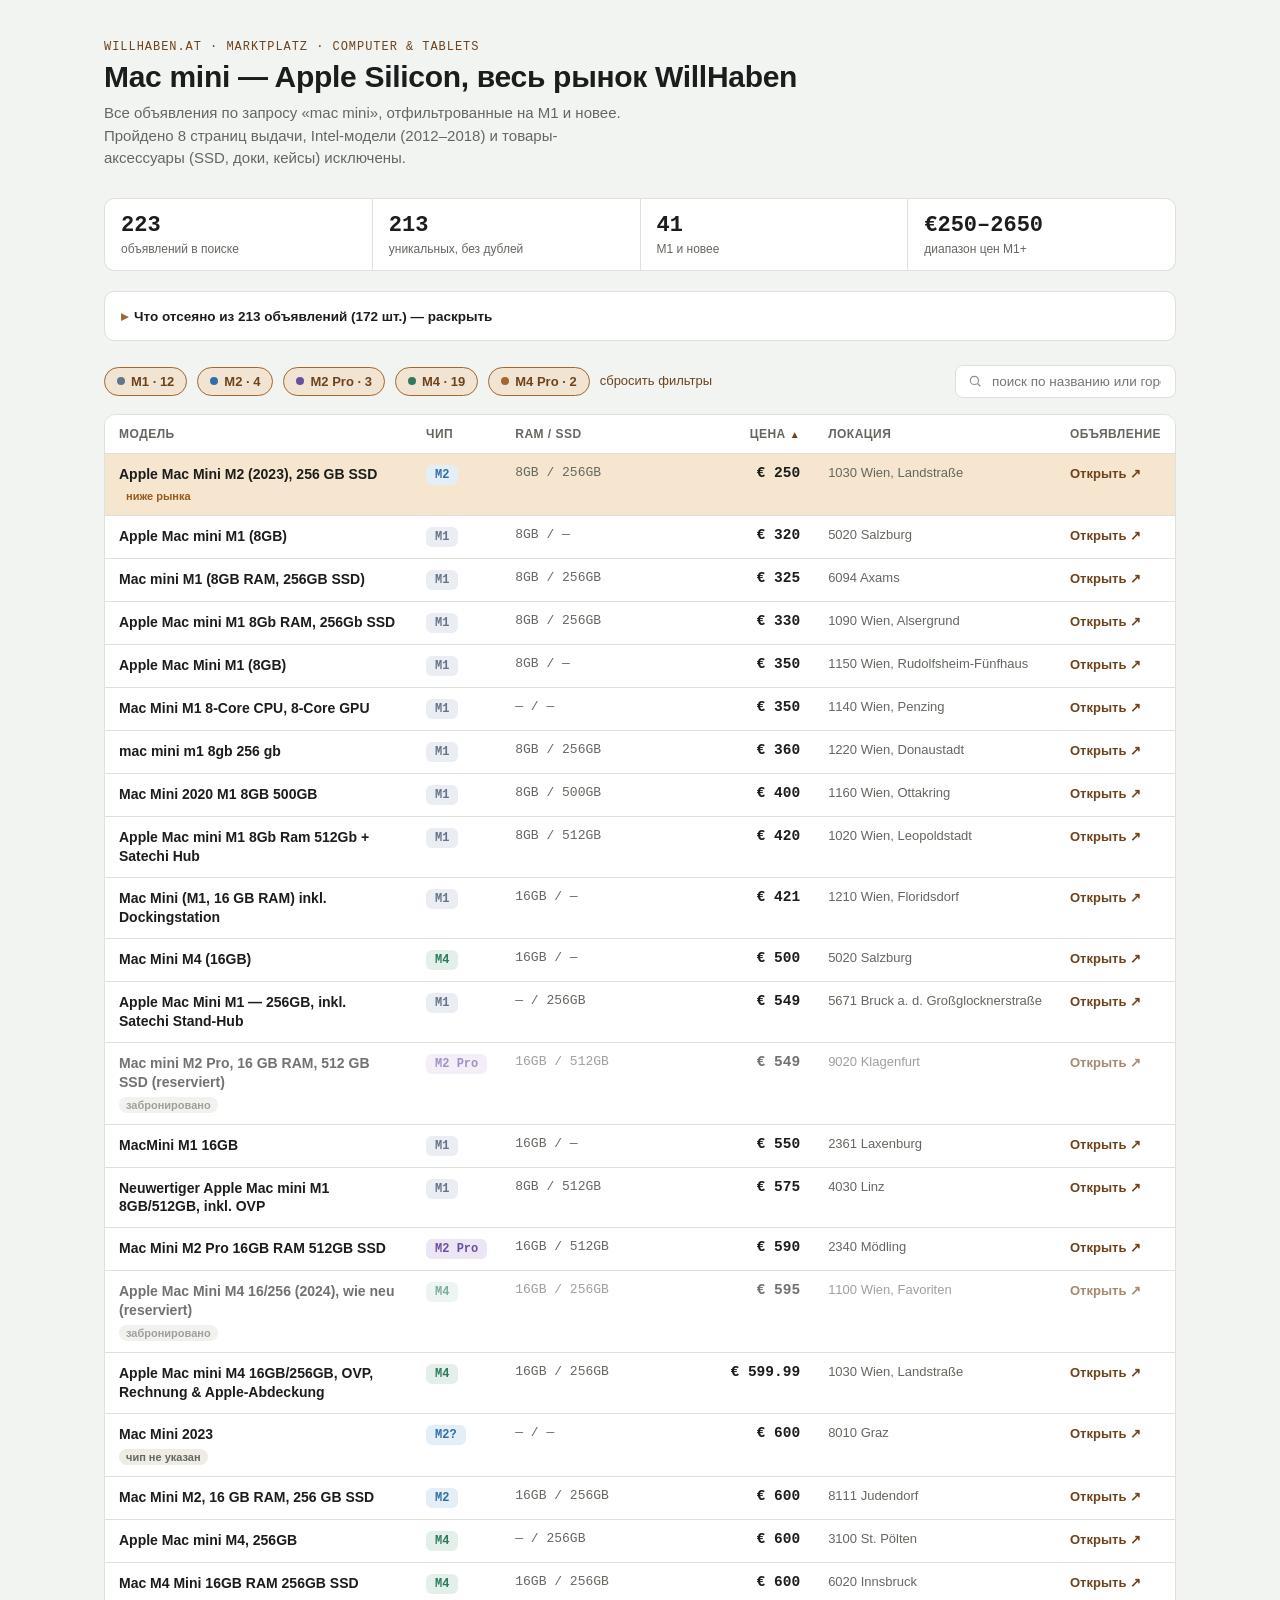
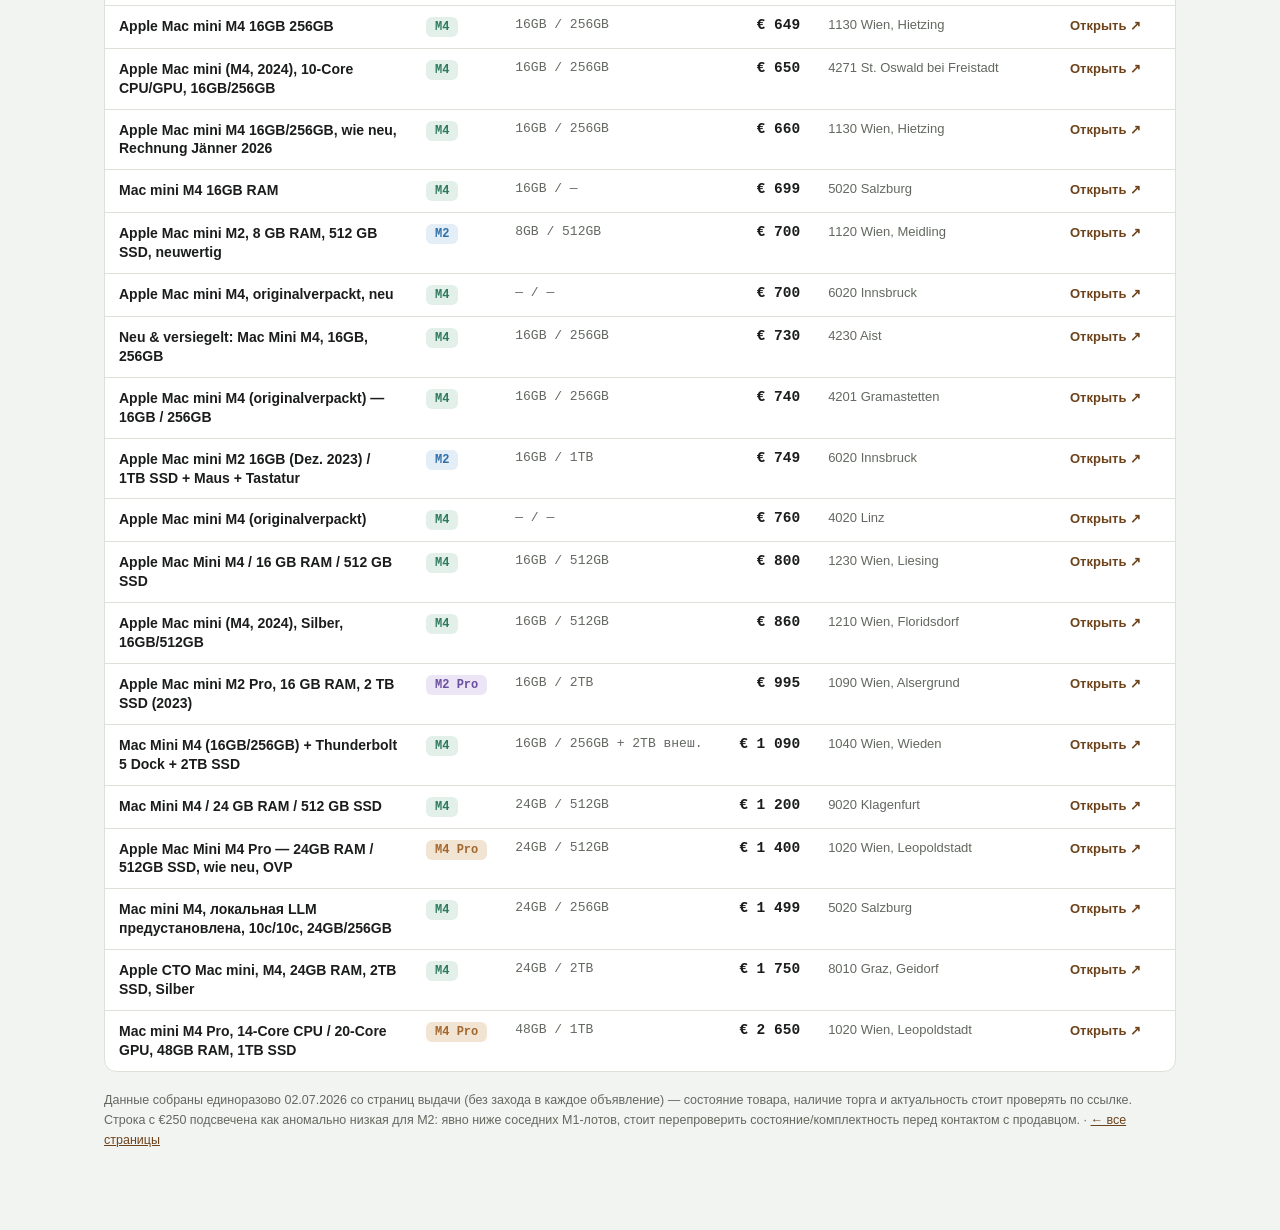
<file: mac-mini-willhaben/index.html>
<!DOCTYPE html>
<html lang="ru">
<head>
<meta charset="UTF-8">
<meta name="viewport" content="width=device-width, initial-scale=1.0">
<title>Mac mini на WillHaben — M1 и новее</title>
<style>
  :root {
    --bg: #f2f4f1;
    --surface: #ffffff;
    --ink: #1b1d1c;
    --ink-muted: #62685f;
    --line: #dde1da;
    --accent: #a2662f;
    --accent-ink: #6d431c;
    --accent-soft: #f2e4d3;

    --m1: #64748b;
    --m1-soft: #eaedf1;
    --m2: #2f6fa8;
    --m2-soft: #e4eef7;
    --m2p: #6a4fa0;
    --m2p-soft: #ece5f5;
    --m4: #2f7a5e;
    --m4-soft: #e2f0e9;
    --m4p: #a2662f;
    --m4p-soft: #f2e4d3;
    --unclear-soft: #efece6;

    --warn: #97591c;
    --warn-soft: #f6e6d0;
    --reserved-soft: #eceae4;
  }

  * { box-sizing: border-box; }

  body {
    margin: 0;
    background: var(--bg);
    color: var(--ink);
    font-family: -apple-system, BlinkMacSystemFont, "SF Pro Text", "Helvetica Neue", Arial, sans-serif;
    -webkit-font-smoothing: antialiased;
  }

  .wrap {
    max-width: 1120px;
    margin: 0 auto;
    padding: 40px 24px 80px;
  }

  header.page {
    display: flex;
    flex-direction: column;
    gap: 6px;
    margin-bottom: 28px;
  }

  .eyebrow {
    font-family: ui-monospace, "SF Mono", "Cascadia Code", Menlo, Consolas, monospace;
    font-size: 12px;
    letter-spacing: 0.08em;
    text-transform: uppercase;
    color: var(--accent-ink);
  }

  h1 {
    font-size: 30px;
    font-weight: 650;
    letter-spacing: -0.01em;
    margin: 0;
    text-wrap: balance;
  }

  .subtitle {
    color: var(--ink-muted);
    font-size: 15px;
    max-width: 62ch;
    line-height: 1.5;
    margin: 2px 0 0;
  }

  .stats {
    display: grid;
    grid-template-columns: repeat(auto-fit, minmax(140px, 1fr));
    gap: 1px;
    background: var(--line);
    border: 1px solid var(--line);
    border-radius: 10px;
    overflow: hidden;
    margin: 24px 0 20px;
  }

  .stat {
    background: var(--surface);
    padding: 14px 16px;
    display: flex;
    flex-direction: column;
    gap: 4px;
  }

  .stat .n {
    font-family: ui-monospace, "SF Mono", "Cascadia Code", Menlo, Consolas, monospace;
    font-variant-numeric: tabular-nums;
    font-size: 22px;
    font-weight: 600;
  }

  .stat .l {
    font-size: 12px;
    color: var(--ink-muted);
  }

  details.excluded {
    background: var(--surface);
    border: 1px solid var(--line);
    border-radius: 10px;
    padding: 4px 16px;
    margin-bottom: 24px;
    font-size: 13.5px;
    color: var(--ink-muted);
  }

  details.excluded summary {
    cursor: pointer;
    padding: 12px 0;
    font-weight: 600;
    color: var(--ink);
    list-style: none;
  }
  details.excluded summary::-webkit-details-marker { display: none; }
  details.excluded summary::before {
    content: "▸";
    display: inline-block;
    margin-right: 6px;
    color: var(--accent);
    transition: transform 0.15s ease;
  }
  details.excluded[open] summary::before { transform: rotate(90deg); }

  details.excluded ul {
    margin: 0 0 14px;
    padding-left: 18px;
    line-height: 1.6;
  }

  .controls {
    display: flex;
    flex-wrap: wrap;
    gap: 10px;
    align-items: center;
    margin-bottom: 16px;
  }

  .chip-filter {
    display: inline-flex;
    align-items: center;
    gap: 6px;
    padding: 6px 12px;
    border-radius: 999px;
    border: 1px solid var(--line);
    background: var(--surface);
    font-size: 13px;
    font-weight: 600;
    cursor: pointer;
    user-select: none;
    color: var(--ink-muted);
    transition: border-color 0.12s ease, color 0.12s ease, background 0.12s ease;
  }
  .chip-filter .dot {
    width: 8px; height: 8px; border-radius: 50%;
    background: currentColor;
    opacity: 0.55;
  }
  .chip-filter.active {
    background: var(--accent-soft);
    border-color: var(--accent);
    color: var(--accent-ink);
  }
  .chip-filter.active .dot { opacity: 1; }

  .search-box {
    margin-left: auto;
    display: flex;
    align-items: center;
    gap: 8px;
    background: var(--surface);
    border: 1px solid var(--line);
    border-radius: 8px;
    padding: 7px 12px;
    min-width: 220px;
  }
  .search-box input {
    border: none;
    outline: none;
    background: transparent;
    font-size: 13.5px;
    width: 100%;
    color: var(--ink);
    font-family: inherit;
  }
  .search-box svg { flex: none; opacity: 0.5; }

  .reset-link {
    font-size: 13px;
    color: var(--accent-ink);
    text-decoration: none;
    border-bottom: 1px solid transparent;
  }
  .reset-link:hover { border-bottom-color: var(--accent-ink); }

  .table-shell {
    background: var(--surface);
    border: 1px solid var(--line);
    border-radius: 12px;
    overflow: auto;
  }

  table {
    border-collapse: collapse;
    width: 100%;
    min-width: 760px;
    font-size: 14px;
  }

  thead th {
    position: sticky;
    top: 0;
    background: var(--surface);
    border-bottom: 1px solid var(--line);
    text-align: left;
    padding: 12px 14px;
    font-size: 12px;
    letter-spacing: 0.04em;
    text-transform: uppercase;
    color: var(--ink-muted);
    cursor: pointer;
    white-space: nowrap;
  }
  thead th.sortable:hover { color: var(--ink); }
  thead th .arrow { margin-left: 4px; opacity: 0; font-size: 10px; }
  thead th.sorted .arrow { opacity: 1; color: var(--accent-ink); }
  thead th.num { text-align: right; }

  tbody tr {
    border-bottom: 1px solid var(--line);
  }
  tbody tr:last-child { border-bottom: none; }
  tbody tr:hover { background: #f8f8f6; }

  tbody tr.anomaly { background: var(--warn-soft); }
  tbody tr.anomaly:hover { background: #f2dfb8; }
  tbody tr.reserved { opacity: 0.62; }

  td { padding: 11px 14px; vertical-align: top; }

  td.title-cell { max-width: 360px; }
  .title-main { font-weight: 560; line-height: 1.35; }
  .title-flags { display: flex; gap: 6px; margin-top: 5px; flex-wrap: wrap; }
  .flag {
    font-size: 11px;
    font-weight: 600;
    padding: 2px 7px;
    border-radius: 999px;
    display: inline-block;
  }
  .flag.warn { background: var(--warn-soft); color: var(--warn); }
  .flag.reserved { background: var(--reserved-soft); color: var(--ink-muted); }
  .flag.unclear { background: var(--unclear-soft); color: var(--ink-muted); }

  .chip-badge {
    display: inline-block;
    font-family: ui-monospace, "SF Mono", "Cascadia Code", Menlo, Consolas, monospace;
    font-size: 12px;
    font-weight: 600;
    padding: 3px 9px;
    border-radius: 6px;
    white-space: nowrap;
  }
  .chip-badge.M1 { background: var(--m1-soft); color: var(--m1); }
  .chip-badge.M2 { background: var(--m2-soft); color: var(--m2); }
  .chip-badge.M2P { background: var(--m2p-soft); color: var(--m2p); }
  .chip-badge.M4 { background: var(--m4-soft); color: var(--m4); }
  .chip-badge.M4P { background: var(--m4p-soft); color: var(--m4p); }

  td.specs { font-family: ui-monospace, "SF Mono", "Cascadia Code", Menlo, Consolas, monospace; font-size: 13px; color: var(--ink-muted); font-variant-numeric: tabular-nums; white-space: nowrap; }

  td.price { text-align: right; font-family: ui-monospace, "SF Mono", "Cascadia Code", Menlo, Consolas, monospace; font-variant-numeric: tabular-nums; font-weight: 650; font-size: 14.5px; white-space: nowrap; }

  td.loc { color: var(--ink-muted); font-size: 13px; white-space: nowrap; }

  td.link a {
    color: var(--accent-ink);
    text-decoration: none;
    font-size: 13px;
    font-weight: 600;
    display: inline-flex;
    align-items: center;
    gap: 3px;
    border-bottom: 1px solid transparent;
  }
  td.link a:hover { border-bottom-color: var(--accent-ink); }
  td.link a:focus-visible, .chip-filter:focus-visible, .reset-link:focus-visible {
    outline: 2px solid var(--accent);
    outline-offset: 2px;
  }

  .empty-state {
    padding: 40px 20px;
    text-align: center;
    color: var(--ink-muted);
    font-size: 14px;
  }

  footer.note {
    margin-top: 18px;
    font-size: 12.5px;
    color: var(--ink-muted);
    line-height: 1.6;
  }
  footer.note a { color: var(--accent-ink); }

  @media (prefers-reduced-motion: reduce) {
    * { transition: none !important; }
  }

  @media (max-width: 640px) {
    .wrap { padding: 24px 14px 60px; }
    .search-box { margin-left: 0; width: 100%; }
  }
</style>
</head>
<body>

<div class="wrap">
  <header class="page">
    <div class="eyebrow">willhaben.at · marktplatz · computer &amp; tablets</div>
    <h1>Mac mini — Apple Silicon, весь рынок WillHaben</h1>
    <p class="subtitle">Все объявления по запросу «mac mini», отфильтрованные на M1 и новее. Пройдено 8 страниц выдачи, Intel-модели (2012–2018) и товары-аксессуары (SSD, доки, кейсы) исключены.</p>
  </header>

  <div class="stats">
    <div class="stat"><span class="n">223</span><span class="l">объявлений в поиске</span></div>
    <div class="stat"><span class="n">213</span><span class="l">уникальных, без дублей</span></div>
    <div class="stat"><span class="n">41</span><span class="l">M1 и новее</span></div>
    <div class="stat"><span class="n">€250–2650</span><span class="l">диапазон цен M1+</span></div>
  </div>

  <details class="excluded">
    <summary>Что отсеяно из 213 объявлений (172 шт.) — раскрыть</summary>
    <ul>
      <li><strong>Intel Mac mini, 2009–2018</strong> (i3/i5/i7, «Late 2014», серверные) — порядка 35+ объявлений.</li>
      <li><strong>Apple Silicon, но не Mac mini</strong> — iPad Pro M1, MacBook Air/Pro M1–M4, iMac M4.</li>
      <li><strong>Комплектующие и аксессуары без самого системного блока</strong> — отдельный SSD-накопитель, VESA-крепление, блок питания 110 Вт, Thunderbolt-док/подставка, кейс с кабелем.</li>
    </ul>
  </details>

  <div class="controls" id="chipFilters">
    <button class="chip-filter active" data-chip="M1"><span class="dot" style="color:#64748b"></span>M1 · 12</button>
    <button class="chip-filter active" data-chip="M2"><span class="dot" style="color:#2f6fa8"></span>M2 · 4</button>
    <button class="chip-filter active" data-chip="M2P"><span class="dot" style="color:#6a4fa0"></span>M2 Pro · 3</button>
    <button class="chip-filter active" data-chip="M4"><span class="dot" style="color:#2f7a5e"></span>M4 · 19</button>
    <button class="chip-filter active" data-chip="M4P"><span class="dot" style="color:#a2662f"></span>M4 Pro · 2</button>
    <a href="#" class="reset-link" id="resetBtn">сбросить фильтры</a>
    <div class="search-box">
      <svg width="14" height="14" viewBox="0 0 24 24" fill="none" stroke="currentColor" stroke-width="2"><circle cx="11" cy="11" r="7"/><path d="M21 21l-4.3-4.3"/></svg>
      <input type="text" id="searchInput" placeholder="поиск по названию или городу…" />
    </div>
  </div>

  <div class="table-shell">
    <table>
      <thead>
        <tr>
          <th class="sortable" data-key="title">Модель<span class="arrow">▲</span></th>
          <th class="sortable" data-key="chipRank">Чип<span class="arrow">▲</span></th>
          <th>RAM / SSD</th>
          <th class="sortable num" data-key="price">Цена<span class="arrow">▲</span></th>
          <th class="sortable" data-key="location">Локация<span class="arrow">▲</span></th>
          <th>Объявление</th>
        </tr>
      </thead>
      <tbody id="tbody"></tbody>
    </table>
    <div class="empty-state" id="emptyState" style="display:none;">Ничего не найдено — измените фильтры или поиск.</div>
  </div>

  <footer class="note">Данные собраны единоразово 02.07.2026 со страниц выдачи (без захода в каждое объявление) — состояние товара, наличие торга и актуальность стоит проверять по ссылке. Строка с €250 подсвечена как аномально низкая для M2: явно ниже соседних M1-лотов, стоит перепроверить состояние/комплектность перед контактом с продавцом. · <a href="../">← все страницы</a></footer>
</div>

<script>
  const listings = [
    { title: "Apple Mac mini M1 (8GB)", chip: "M1", ram: "8GB", ssd: "—", price: 320, location: "5020 Salzburg", url: "https://www.willhaben.at/iad/kaufen-und-verkaufen/d/apple-mac-mini-m1-8gb-1481029712/" },
    { title: "Apple Mac mini M1 8Gb RAM, 256Gb SSD", chip: "M1", ram: "8GB", ssd: "256GB", price: 330, location: "1090 Wien, Alsergrund", url: "https://www.willhaben.at/iad/kaufen-und-verkaufen/d/apple-mac-mini-m1-8gb-ram-256gb-ssd-1909220819/" },
    { title: "Mac mini M1 (8GB RAM, 256GB SSD)", chip: "M1", ram: "8GB", ssd: "256GB", price: 325, location: "6094 Axams", url: "https://www.willhaben.at/iad/kaufen-und-verkaufen/d/mac-mini-m1-8gb-ram-256gb-ssd-1546220218/" },
    { title: "mac mini m1 8gb 256 gb", chip: "M1", ram: "8GB", ssd: "256GB", price: 360, location: "1220 Wien, Donaustadt", url: "https://www.willhaben.at/iad/kaufen-und-verkaufen/d/mac-mini-m1-8gb-256-gb-2068016084/" },
    { title: "Apple Mac Mini M1 (8GB)", chip: "M1", ram: "8GB", ssd: "—", price: 350, location: "1150 Wien, Rudolfsheim-Fünfhaus", url: "https://www.willhaben.at/iad/kaufen-und-verkaufen/d/apple-mac-mini-m1-8gb-998647540/" },
    { title: "Mac Mini 2020 M1 8GB 500GB", chip: "M1", ram: "8GB", ssd: "500GB", price: 400, location: "1160 Wien, Ottakring", url: "https://www.willhaben.at/iad/kaufen-und-verkaufen/d/mac-mini-2020-m1-8gb-500gb-1537799303/" },
    { title: "Mac Mini M1 8-Core CPU, 8-Core GPU", chip: "M1", ram: "—", ssd: "—", price: 350, location: "1140 Wien, Penzing", url: "https://www.willhaben.at/iad/kaufen-und-verkaufen/d/mac-mini-m1-8-core-cpu-8-core-gpu-1164924289/" },
    { title: "MacMini M1 16GB", chip: "M1", ram: "16GB", ssd: "—", price: 550, location: "2361 Laxenburg", url: "https://www.willhaben.at/iad/kaufen-und-verkaufen/d/macmini-m1-16gb-942453405/" },
    { title: "Mac Mini (M1, 16 GB RAM) inkl. Dockingstation", chip: "M1", ram: "16GB", ssd: "—", price: 421, location: "1210 Wien, Floridsdorf", url: "https://www.willhaben.at/iad/kaufen-und-verkaufen/d/mac-mini-m1-prozessor-16-gb-ram-inkl-praktischer-dockingstation-in-gutem-zustand-1246257149/" },
    { title: "Apple Mac mini M1 8Gb Ram 512Gb + Satechi Hub", chip: "M1", ram: "8GB", ssd: "512GB", price: 420, location: "1020 Wien, Leopoldstadt", url: "https://www.willhaben.at/iad/kaufen-und-verkaufen/d/apple-mac-mini-m1-8gb-ram-512gb-festplatte-satechi-hub-ssd-gehaeuse-1980836065/" },
    { title: "Apple Mac Mini M1 — 256GB, inkl. Satechi Stand-Hub", chip: "M1", ram: "—", ssd: "256GB", price: 549, location: "5671 Bruck a. d. Großglocknerstraße", url: "https://www.willhaben.at/iad/kaufen-und-verkaufen/d/apple-mac-mini-m1-256gb-inkl-satechi-stand-hub-alles-wie-neu-top-1237607649/" },
    { title: "Neuwertiger Apple Mac mini M1 8GB/512GB, inkl. OVP", chip: "M1", ram: "8GB", ssd: "512GB", price: 575, location: "4030 Linz", url: "https://www.willhaben.at/iad/kaufen-und-verkaufen/d/neuweriger-apple-mac-mini-m1-8gb-512gb-inkl-ovp-minicomputer-pc-zubehoer-1181032801/" },

    { title: "Apple Mac Mini M2 (2023), 256 GB SSD", chip: "M2", ram: "8GB", ssd: "256GB", price: 250, location: "1030 Wien, Landstraße", url: "https://www.willhaben.at/iad/kaufen-und-verkaufen/d/apple-mac-mini-m2-2023-256-gb-ssd-1055509150/", anomaly: true },
    { title: "Mac Mini 2023", chip: "?", ram: "—", ssd: "—", price: 600, location: "8010 Graz", url: "https://www.willhaben.at/iad/kaufen-und-verkaufen/d/mac-mini-2023-1967034893/", unclear: true },
    { title: "Apple Mac mini M2, 8 GB RAM, 512 GB SSD, neuwertig", chip: "M2", ram: "8GB", ssd: "512GB", price: 700, location: "1120 Wien, Meidling", url: "https://www.willhaben.at/iad/kaufen-und-verkaufen/d/apple-mac-mini-m2-8-gb-ram-512-gb-ssd-neuwertig-1320210046/" },
    { title: "Apple Mac mini M2 16GB (Dez. 2023) / 1TB SSD + Maus + Tastatur", chip: "M2", ram: "16GB", ssd: "1TB", price: 749, location: "6020 Innsbruck", url: "https://www.willhaben.at/iad/kaufen-und-verkaufen/d/apple-mac-mini-m2-16gb-dezember-2023-1tb-ssd-apple-maus-kabellose-tastatur-neuwertig-ovp-rechnung-1937111525/" },
    { title: "Mac Mini M2, 16 GB RAM, 256 GB SSD", chip: "M2", ram: "16GB", ssd: "256GB", price: 600, location: "8111 Judendorf", url: "https://www.willhaben.at/iad/kaufen-und-verkaufen/d/mac-mini-m2-16-gb-ram-256-gb-speicher-1342523621/" },

    { title: "Mac mini M2 Pro, 16 GB RAM, 512 GB SSD (reserviert)", chip: "M2P", ram: "16GB", ssd: "512GB", price: 549, location: "9020 Klagenfurt", url: "https://www.willhaben.at/iad/kaufen-und-verkaufen/d/mac-mini-m2-pro-16-gb-ram-512-gb-ssd-1794158513/", reserved: true },
    { title: "Mac Mini M2 Pro 16GB RAM 512GB SSD", chip: "M2P", ram: "16GB", ssd: "512GB", price: 590, location: "2340 Mödling", url: "https://www.willhaben.at/iad/kaufen-und-verkaufen/d/mac-mini-m2-pro-16gb-ram-512gb-ssd-1934283853/" },
    { title: "Apple Mac mini M2 Pro, 16 GB RAM, 2 TB SSD (2023)", chip: "M2P", ram: "16GB", ssd: "2TB", price: 995, location: "1090 Wien, Alsergrund", url: "https://www.willhaben.at/iad/kaufen-und-verkaufen/d/apple-mac-mini-m2-pro-16-gb-ram-2-tb-ssd-2023-610813579/" },

    { title: "Mac Mini M4 (16GB)", chip: "M4", ram: "16GB", ssd: "—", price: 500, location: "5020 Salzburg", url: "https://www.willhaben.at/iad/kaufen-und-verkaufen/d/mac-mini-m4-16gb-1475081841/" },
    { title: "Apple Mac mini M4, 256GB", chip: "M4", ram: "—", ssd: "256GB", price: 600, location: "3100 St. Pölten", url: "https://www.willhaben.at/iad/kaufen-und-verkaufen/d/apple-mac-mini-m4-256gb-1652167946/" },
    { title: "Mac mini M4 16GB RAM", chip: "M4", ram: "16GB", ssd: "—", price: 699, location: "5020 Salzburg", url: "https://www.willhaben.at/iad/kaufen-und-verkaufen/d/mac-mini-m4-16gb-ram-832543746/" },
    { title: "Mac M4 Mini 16GB RAM 256GB SSD", chip: "M4", ram: "16GB", ssd: "256GB", price: 600, location: "6020 Innsbruck", url: "https://www.willhaben.at/iad/kaufen-und-verkaufen/d/mac-m4-mini-16gb-ram-256gb-ssd-843292786/" },
    { title: "Apple Mac mini M4, originalverpackt, neu", chip: "M4", ram: "—", ssd: "—", price: 700, location: "6020 Innsbruck", url: "https://www.willhaben.at/iad/kaufen-und-verkaufen/d/apple-mac-mini-m4-originalverpackt-neu-1151722684/" },
    { title: "Apple Mac mini M4 (originalverpackt) — 16GB / 256GB", chip: "M4", ram: "16GB", ssd: "256GB", price: 740, location: "4201 Gramastetten", url: "https://www.willhaben.at/iad/kaufen-und-verkaufen/d/apple-mac-mini-m4-originalverpackt-16gb-ram-256gb-ssd-1167652546/" },
    { title: "Neu & versiegelt: Mac Mini M4, 16GB, 256GB", chip: "M4", ram: "16GB", ssd: "256GB", price: 730, location: "4230 Aist", url: "https://www.willhaben.at/iad/kaufen-und-verkaufen/d/-neu-versiegelt-mac-mini-m4-16gb-256gb-905594355/" },
    { title: "Apple Mac mini M4 16GB 256GB", chip: "M4", ram: "16GB", ssd: "256GB", price: 649, location: "1130 Wien, Hietzing", url: "https://www.willhaben.at/iad/kaufen-und-verkaufen/d/apple-mac-mini-m4-16gb-256gb-1368401327/" },
    { title: "Apple Mac mini M4 (originalverpackt)", chip: "M4", ram: "—", ssd: "—", price: 760, location: "4020 Linz", url: "https://www.willhaben.at/iad/kaufen-und-verkaufen/d/apple-mac-mini-m4-originalverpackt-1472206019/" },
    { title: "Apple Mac Mini M4 / 16 GB RAM / 512 GB SSD", chip: "M4", ram: "16GB", ssd: "512GB", price: 800, location: "1230 Wien, Liesing", url: "https://www.willhaben.at/iad/kaufen-und-verkaufen/d/apple-mac-mini-m4-16-gb-ram-512-gb-ssd-918596869/" },
    { title: "Apple Mac Mini M4 16/256 (2024), wie neu (reserviert)", chip: "M4", ram: "16GB", ssd: "256GB", price: 595, location: "1100 Wien, Favoriten", url: "https://www.willhaben.at/iad/kaufen-und-verkaufen/d/apple-mac-mini-m4-16-256-2024-wie-neu-ovp-kauf-januar-2025-1459909271/", reserved: true },
    { title: "Apple Mac mini M4 16GB/256GB, wie neu, Rechnung Jänner 2026", chip: "M4", ram: "16GB", ssd: "256GB", price: 660, location: "1130 Wien, Hietzing", url: "https://www.willhaben.at/iad/kaufen-und-verkaufen/d/apple-mac-mini-m4-16gb-ram-256gb-ssd-wie-neu-rechnung-jaenner-2026-930782485/" },
    { title: "Apple Mac mini M4 16GB/256GB, OVP, Rechnung & Apple-Abdeckung", chip: "M4", ram: "16GB", ssd: "256GB", price: 599.99, location: "1030 Wien, Landstraße", url: "https://www.willhaben.at/iad/kaufen-und-verkaufen/d/apple-mac-mini-m4-16gb-256gb-ovp-rechnung-apple-abdeckung-1436579406/" },
    { title: "Apple Mac mini (M4, 2024), 10-Core CPU/GPU, 16GB/256GB", chip: "M4", ram: "16GB", ssd: "256GB", price: 650, location: "4271 St. Oswald bei Freistadt", url: "https://www.willhaben.at/iad/kaufen-und-verkaufen/d/apple-mac-mini-m4-2024-10-core-cpu-10-core-gpu-16-gb-ram-256-gb-ssd-1836867457/" },
    { title: "Apple Mac mini (M4, 2024), Silber, 16GB/512GB", chip: "M4", ram: "16GB", ssd: "512GB", price: 860, location: "1210 Wien, Floridsdorf", url: "https://www.willhaben.at/iad/kaufen-und-verkaufen/d/apple-mac-mini-m4-2024-silber-16-gb-ram-512-gb-ssd-1874395174/" },
    { title: "Mac Mini M4 (16GB/256GB) + Thunderbolt 5 Dock + 2TB SSD", chip: "M4", ram: "16GB", ssd: "256GB + 2TB внеш.", price: 1090, location: "1040 Wien, Wieden", url: "https://www.willhaben.at/iad/kaufen-und-verkaufen/d/mac-mini-m4-16gb-256gb-thunderbolt-5-dock-2tb-ssd-2124019680/" },
    { title: "Mac mini M4, локальная LLM предустановлена, 10c/10c, 24GB/256GB", chip: "M4", ram: "24GB", ssd: "256GB", price: 1499, location: "5020 Salzburg", url: "https://www.willhaben.at/iad/kaufen-und-verkaufen/d/ki-ai-vorinstalliertes-lokales-llm-apple-mac-mini-m4-10c-cpu-10c-gpu-24gb-ram-256gb-ssd-1677524029/" },
    { title: "Mac Mini M4 / 24 GB RAM / 512 GB SSD", chip: "M4", ram: "24GB", ssd: "512GB", price: 1200, location: "9020 Klagenfurt", url: "https://www.willhaben.at/iad/kaufen-und-verkaufen/d/mac-mini-m4-24-gb-ram-512-gb-ssd-1623062786/" },
    { title: "Apple CTO Mac mini, M4, 24GB RAM, 2TB SSD, Silber", chip: "M4", ram: "24GB", ssd: "2TB", price: 1750, location: "8010 Graz, Geidorf", url: "https://www.willhaben.at/iad/kaufen-und-verkaufen/d/apple-cto-mac-mini-apple-m4-chip-10-core-cpu-mit-4-performance-kernen-und-6-effizienz-kernen-10-core-gpu-24-gb-ram-2-tb-ssd-m4-macos-silber-1431623635/" },

    { title: "Apple Mac Mini M4 Pro — 24GB RAM / 512GB SSD, wie neu, OVP", chip: "M4P", ram: "24GB", ssd: "512GB", price: 1400, location: "1020 Wien, Leopoldstadt", url: "https://www.willhaben.at/iad/kaufen-und-verkaufen/d/apple-mac-mini-m4-pro-24gb-ram-512gb-ssd-type-a-stecker-wie-neu-ovp-rechnung-digital-1201348719/" },
    { title: "Mac mini M4 Pro, 14-Core CPU / 20-Core GPU, 48GB RAM, 1TB SSD", chip: "M4P", ram: "48GB", ssd: "1TB", price: 2650, location: "1020 Wien, Leopoldstadt", url: "https://www.willhaben.at/iad/kaufen-und-verkaufen/d/mac-mini-m4-pro-mit-14-core-cpu-20-core-gpu-48-gb-ram-und-1-tb-ssd-2038707179/" },
  ];

  const chipLabel = { M1: "M1", M2: "M2", M2P: "M2 Pro", M4: "M4", M4P: "M4 Pro", "?": "?" };
  const chipRank = { M1: 1, M2: 2, M2P: 3, M4: 4, M4P: 5, "?": 2.4 };

  listings.forEach(l => { l.chipRank = chipRank[l.chip]; });

  const tbody = document.getElementById("tbody");
  const emptyState = document.getElementById("emptyState");
  const searchInput = document.getElementById("searchInput");
  const chipFilters = document.getElementById("chipFilters");
  const resetBtn = document.getElementById("resetBtn");

  let activeChips = new Set(["M1", "M2", "M2P", "M4", "M4P"]);
  let sortKey = "price";
  let sortDir = 1;
  let query = "";

  function fmtPrice(p) {
    const rounded = Number.isInteger(p) ? p : p.toFixed(2);
    return "€ " + rounded.toString().replace(/\B(?=(\d{3})+(?!\d))/g, " ");
  }

  function render() {
    const q = query.trim().toLowerCase();
    let rows = listings.filter(l => {
      const chipOk = l.chip === "?" ? activeChips.has("M2") : activeChips.has(l.chip);
      const qOk = !q || l.title.toLowerCase().includes(q) || l.location.toLowerCase().includes(q);
      return chipOk && qOk;
    });

    rows.sort((a, b) => {
      let av = a[sortKey], bv = b[sortKey];
      if (typeof av === "string") { av = av.toLowerCase(); bv = bv.toLowerCase(); }
      if (av < bv) return -1 * sortDir;
      if (av > bv) return 1 * sortDir;
      return 0;
    });

    tbody.innerHTML = "";
    emptyState.style.display = rows.length ? "none" : "block";

    for (const l of rows) {
      const tr = document.createElement("tr");
      if (l.anomaly) tr.classList.add("anomaly");
      if (l.reserved) tr.classList.add("reserved");

      const flags = [];
      if (l.anomaly) flags.push('<span class="flag warn">ниже рынка</span>');
      if (l.reserved) flags.push('<span class="flag reserved">забронировано</span>');
      if (l.unclear) flags.push('<span class="flag unclear">чип не указан</span>');

      tr.innerHTML = `
        <td class="title-cell">
          <div class="title-main">${l.title}</div>
          ${flags.length ? `<div class="title-flags">${flags.join("")}</div>` : ""}
        </td>
        <td><span class="chip-badge ${l.chip === "?" ? "M2" : l.chip}">${l.chip === "?" ? "M2?" : chipLabel[l.chip]}</span></td>
        <td class="specs">${l.ram} / ${l.ssd}</td>
        <td class="price">${fmtPrice(l.price)}</td>
        <td class="loc">${l.location}</td>
        <td class="link"><a href="${l.url}" target="_blank" rel="noopener">Открыть ↗</a></td>
      `;
      tbody.appendChild(tr);
    }
  }

  chipFilters.querySelectorAll(".chip-filter").forEach(btn => {
    btn.addEventListener("click", () => {
      const chip = btn.dataset.chip;
      if (activeChips.has(chip)) { activeChips.delete(chip); btn.classList.remove("active"); }
      else { activeChips.add(chip); btn.classList.add("active"); }
      render();
    });
  });

  resetBtn.addEventListener("click", (e) => {
    e.preventDefault();
    activeChips = new Set(["M1", "M2", "M2P", "M4", "M4P"]);
    chipFilters.querySelectorAll(".chip-filter").forEach(b => b.classList.add("active"));
    query = "";
    searchInput.value = "";
    render();
  });

  searchInput.addEventListener("input", (e) => { query = e.target.value; render(); });

  document.querySelectorAll("th.sortable").forEach(th => {
    th.addEventListener("click", () => {
      const key = th.dataset.key;
      if (sortKey === key) { sortDir *= -1; }
      else { sortKey = key; sortDir = key === "price" ? 1 : 1; }
      document.querySelectorAll("th.sortable").forEach(t => {
        t.classList.remove("sorted");
        t.querySelector(".arrow").textContent = "▲";
      });
      th.classList.add("sorted");
      th.querySelector(".arrow").textContent = sortDir === 1 ? "▲" : "▼";
      render();
    });
  });

  document.querySelector('th[data-key="price"]').classList.add("sorted");
  document.querySelector('th[data-key="price"] .arrow').textContent = "▲";

  render();
</script>
</body>
</html>
</file>
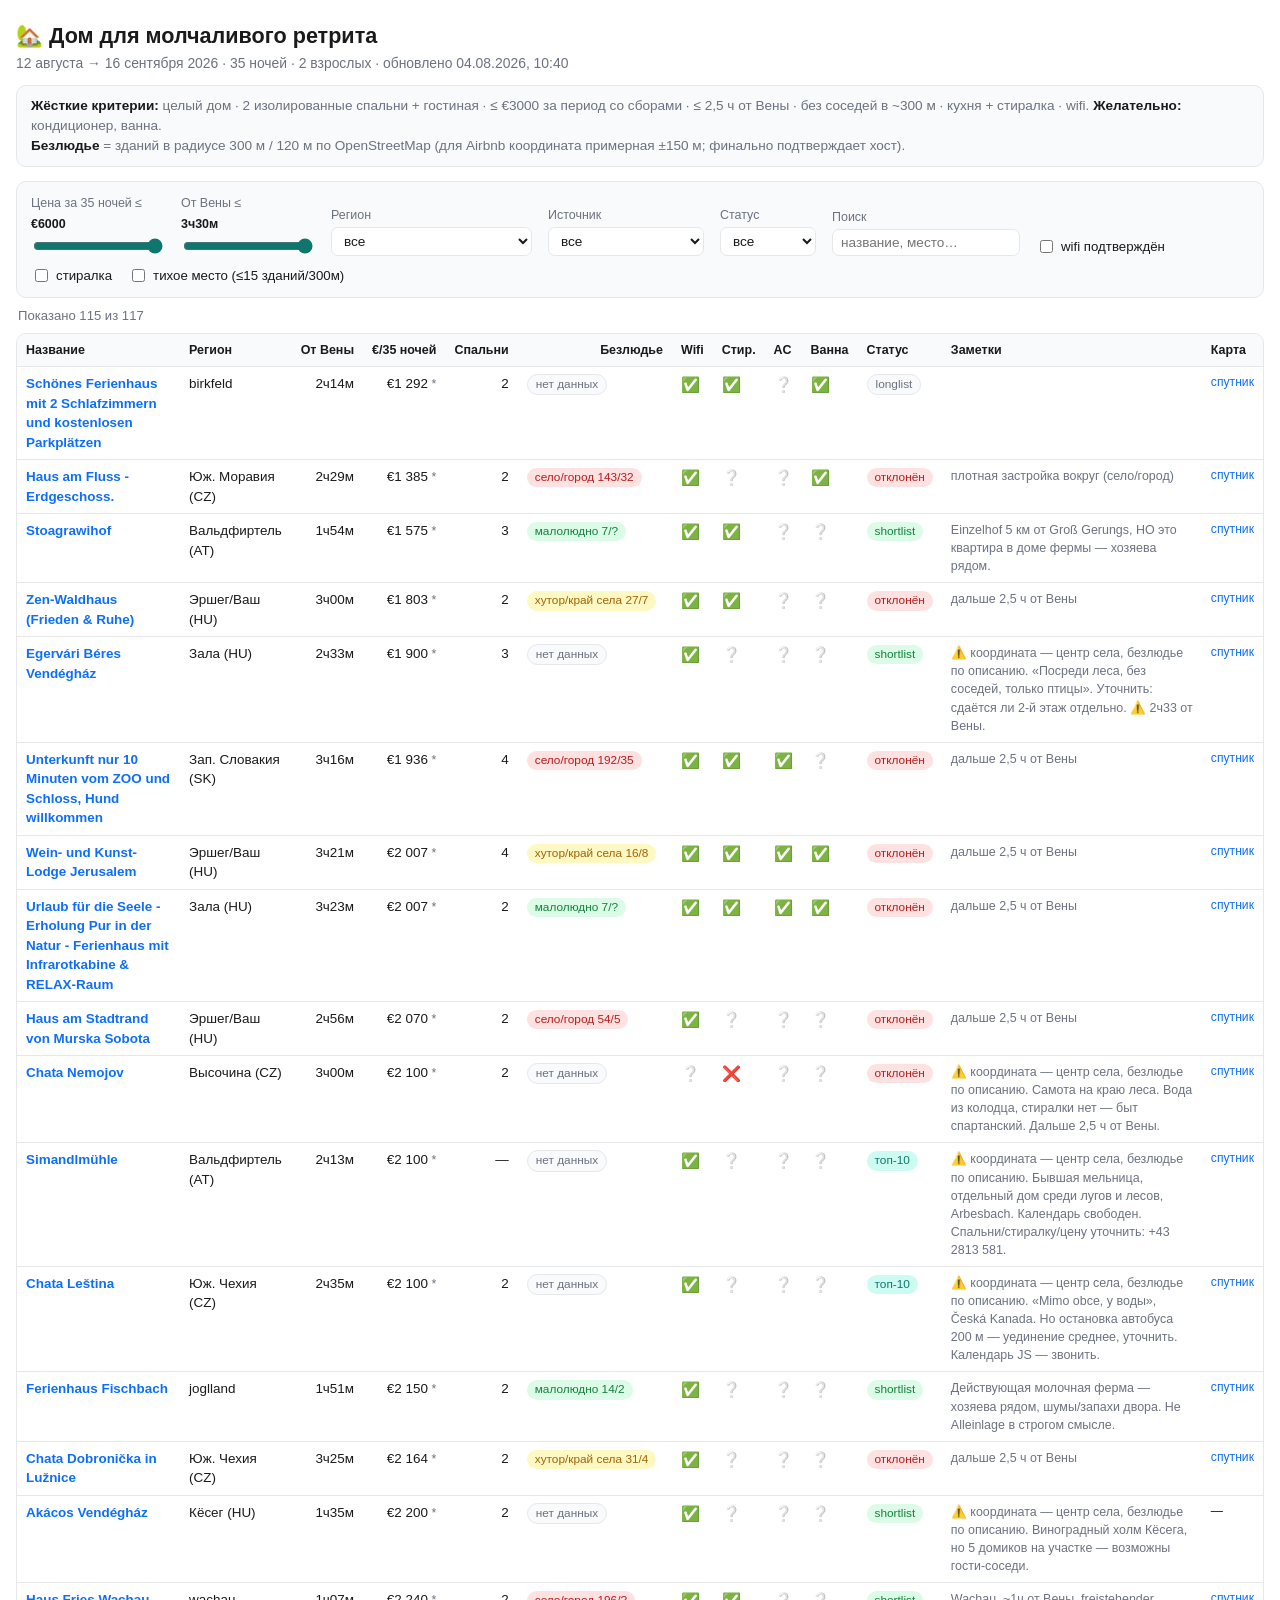
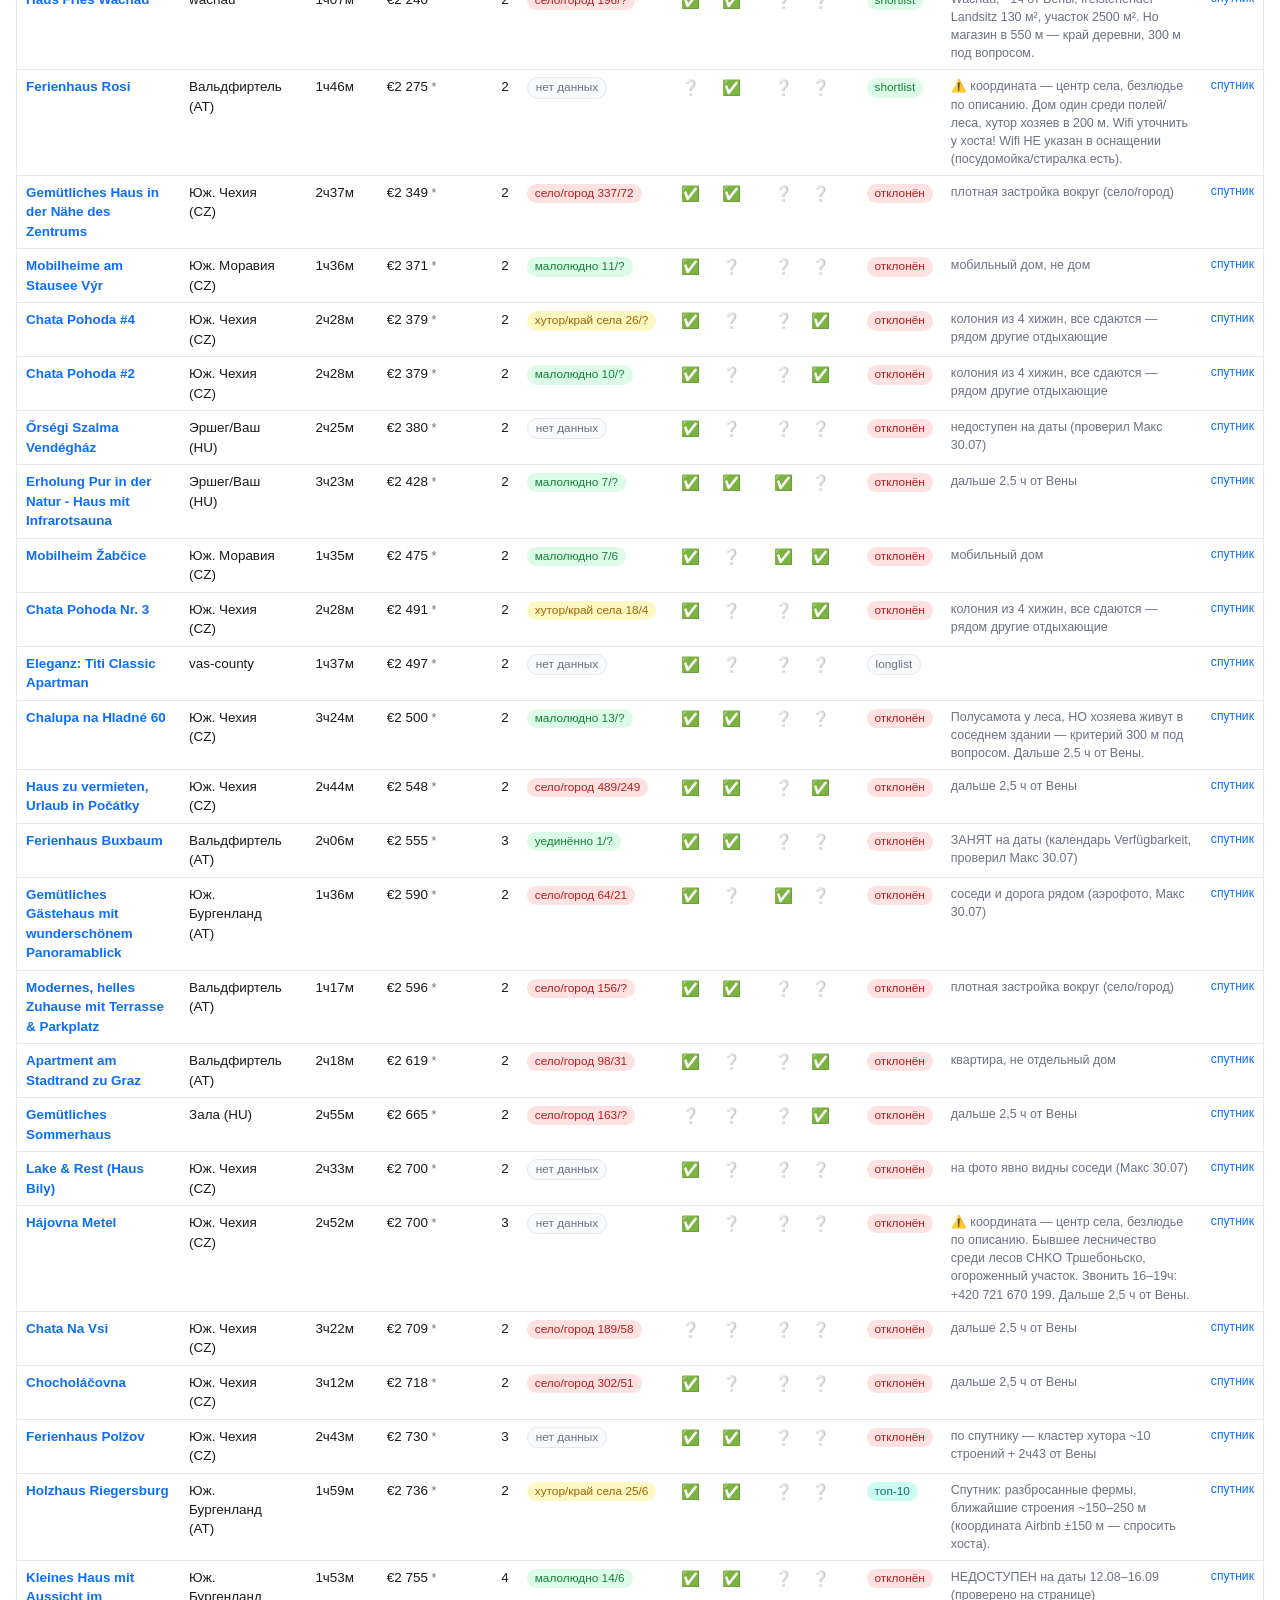
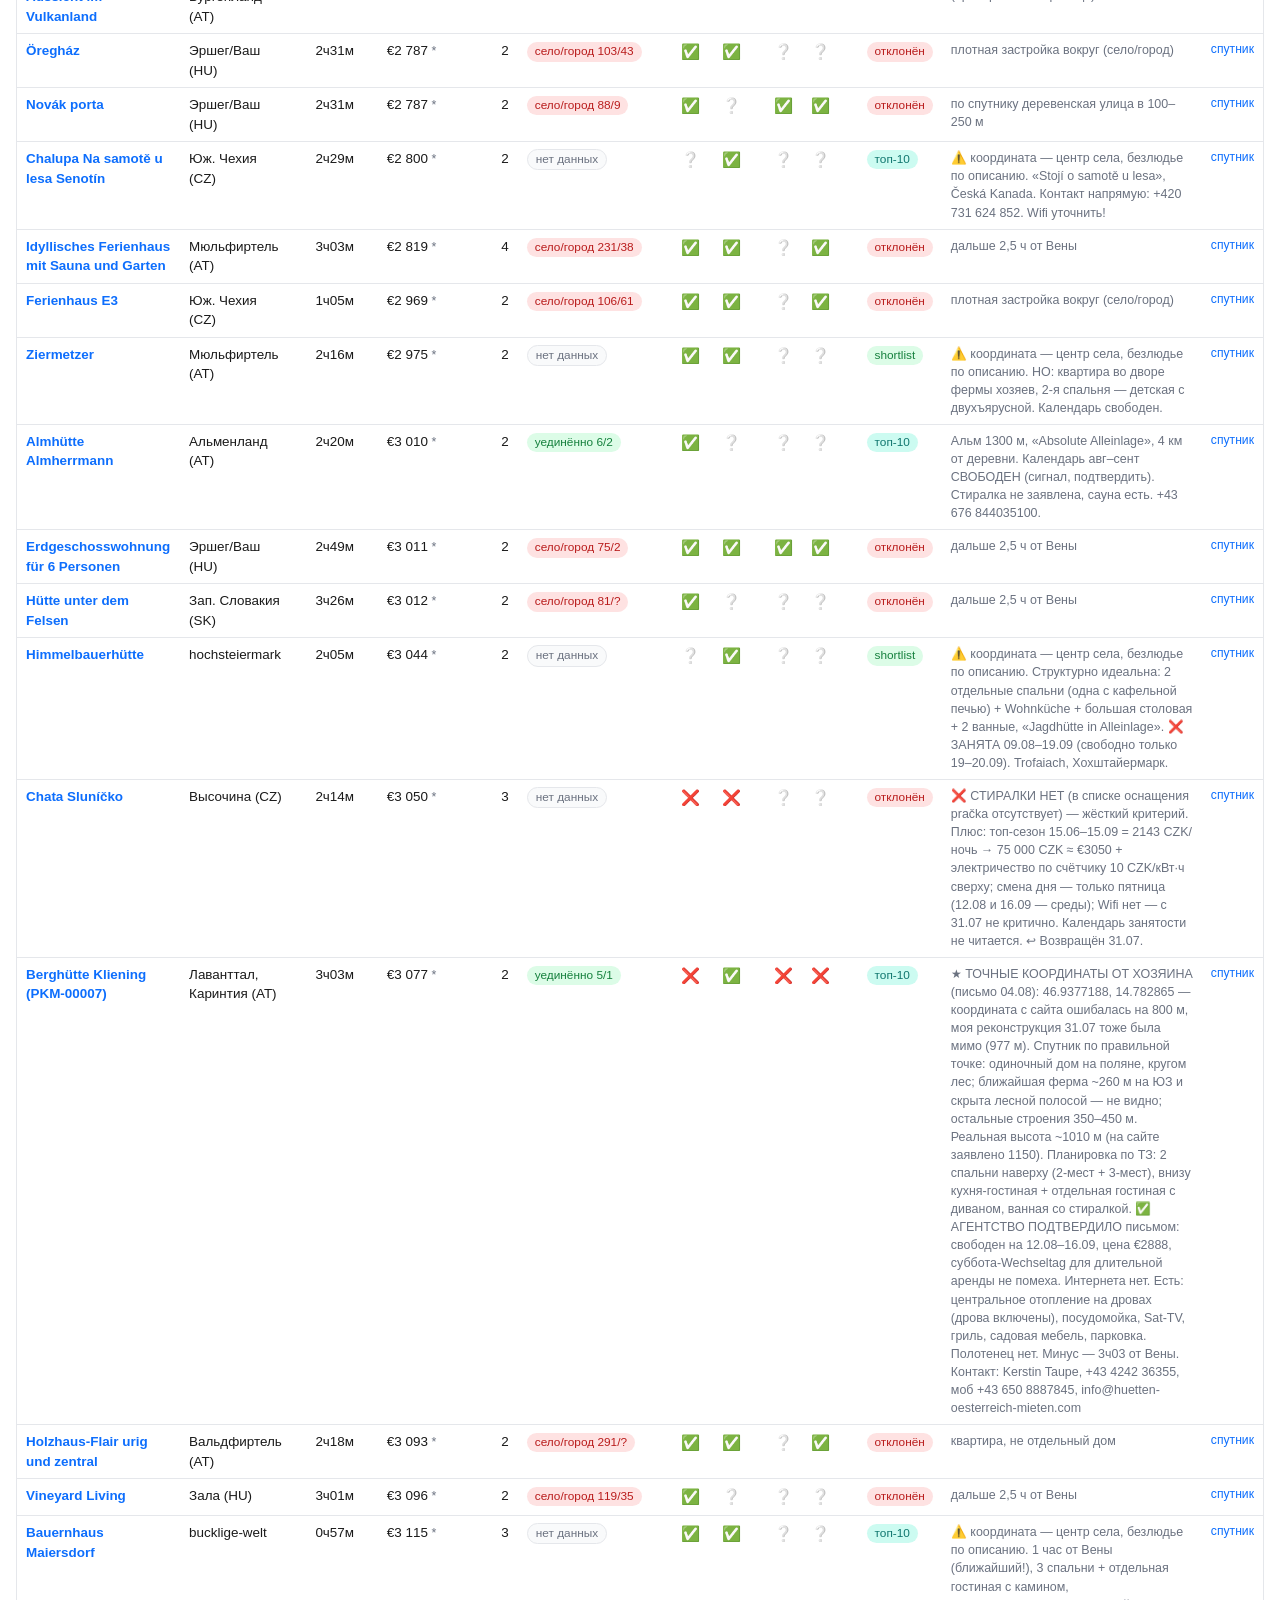
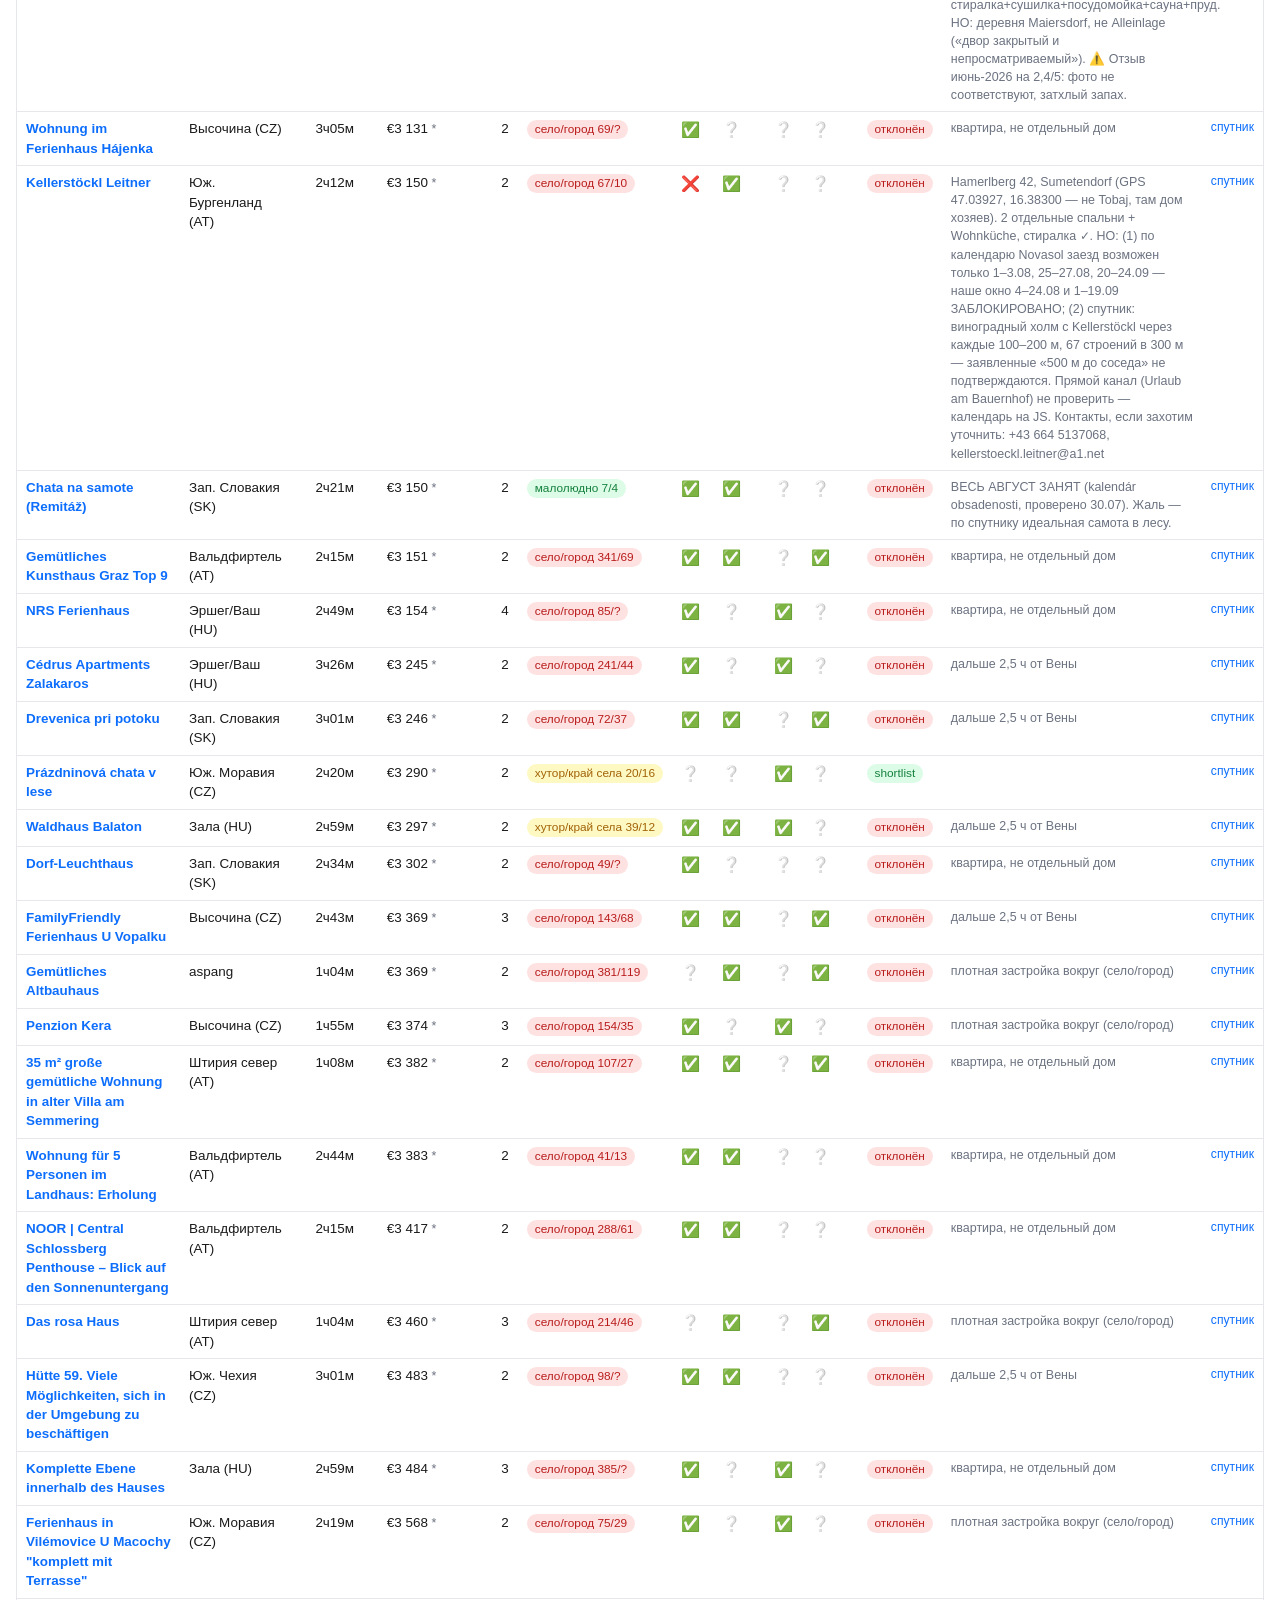
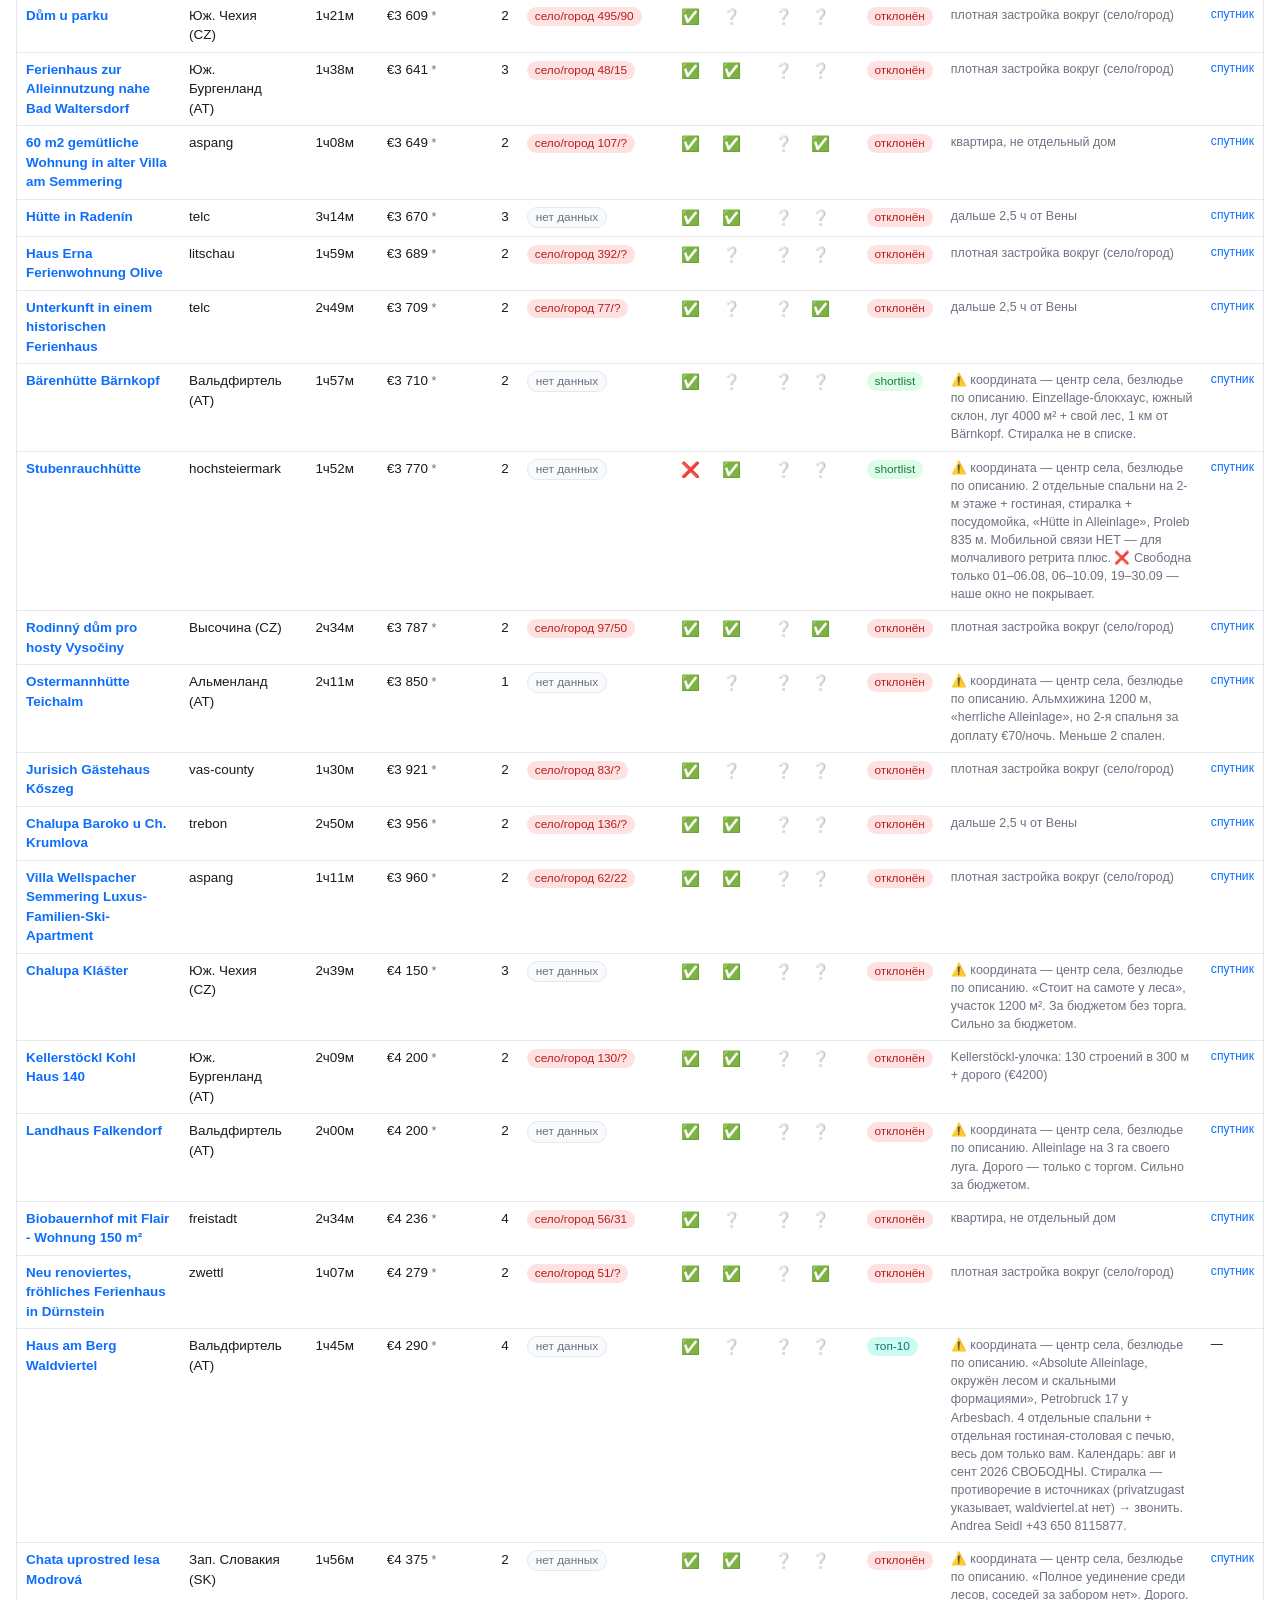
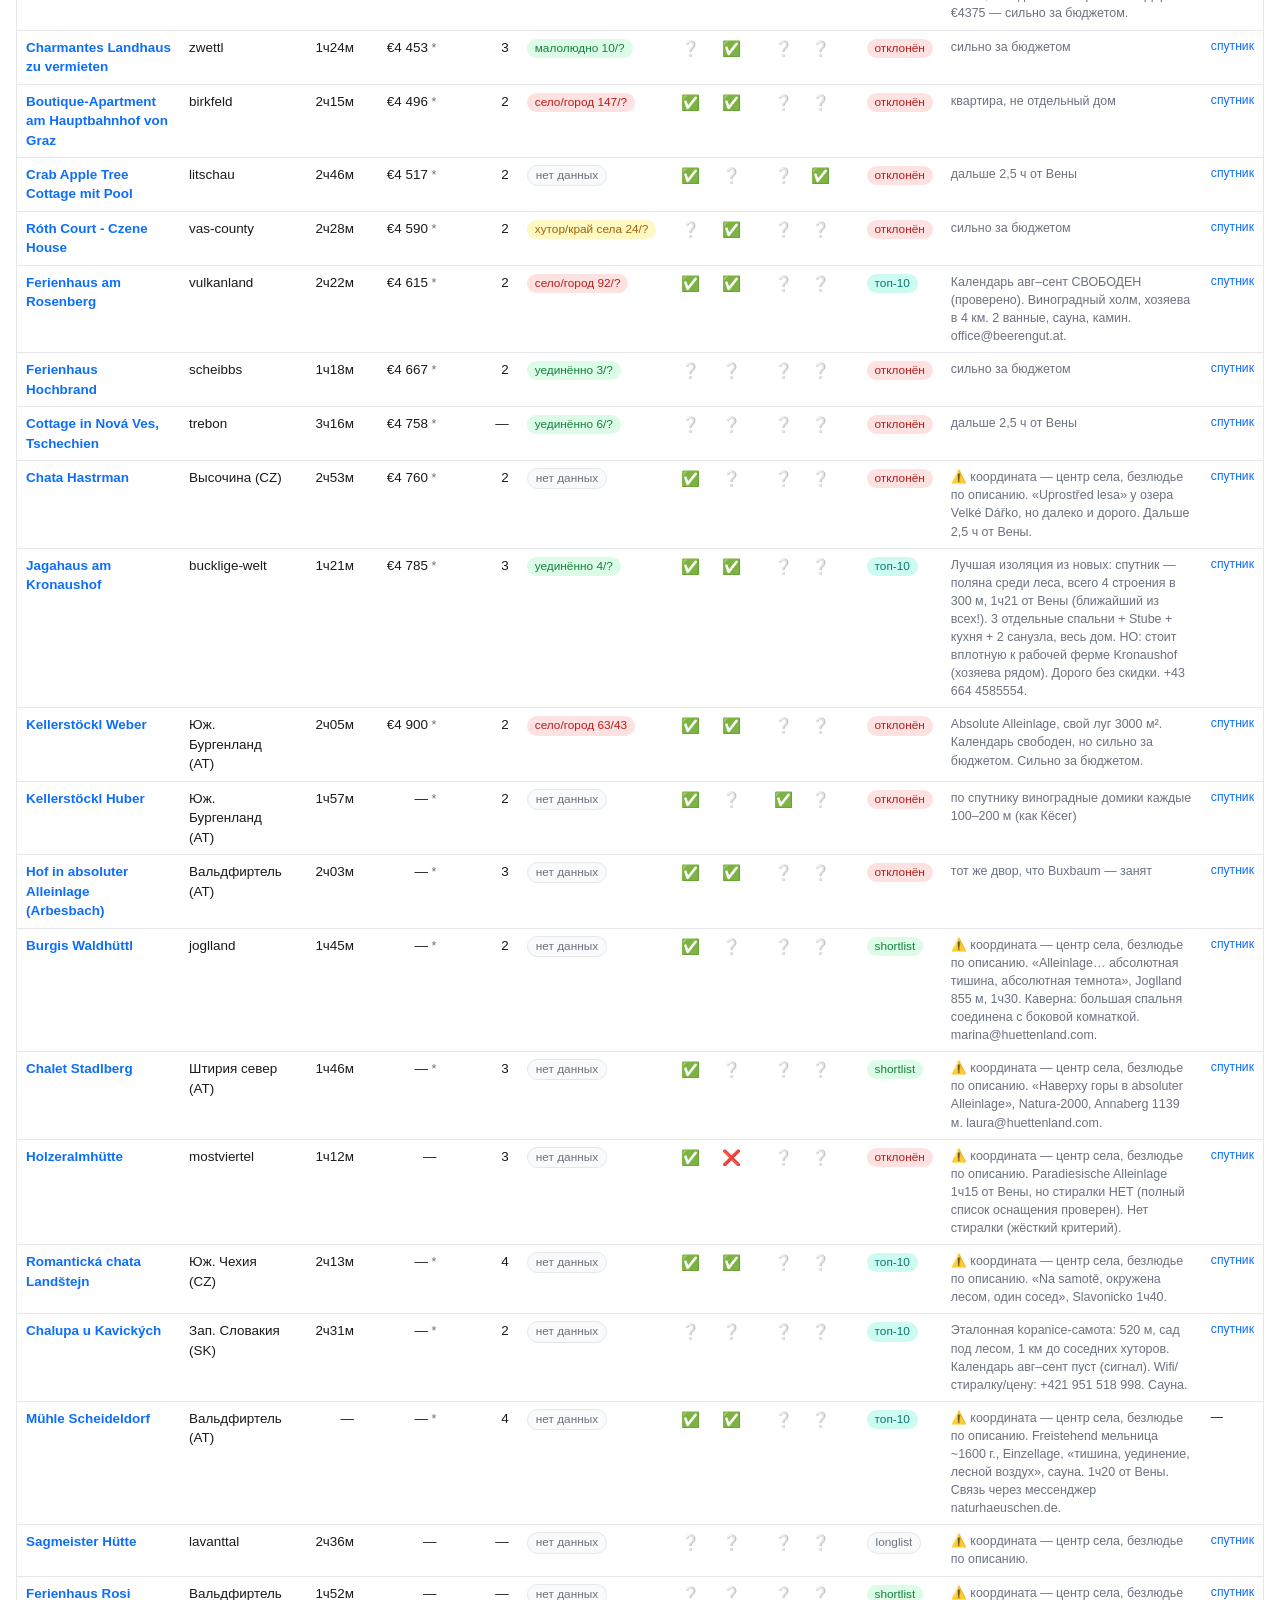
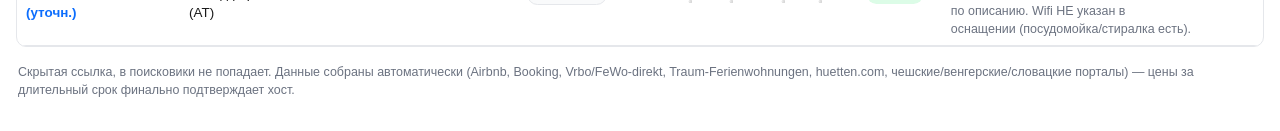
<file: retreat-house-2026-b4d73f79/index.html>
<!DOCTYPE html>
<html lang="ru">
<head>
<meta charset="utf-8">
<meta name="viewport" content="width=device-width, initial-scale=1">
<meta name="robots" content="noindex, nofollow">
<title>Дом для ретрита · 12.08–16.09.2026</title>
<style>
  :root {
    --bg: #ffffff; --fg: #1a1a1a; --muted: #6b7280; --line: #e5e7eb;
    --card: #f9fafb; --accent: #0f766e; --accent-bg: #ccfbf1;
    --good: #15803d; --good-bg: #dcfce7; --warn: #a16207; --warn-bg: #fef9c3;
    --bad: #b91c1c; --bad-bg: #fee2e2; --link: #0d6efd;
  }
  @media (prefers-color-scheme: dark) {
    :root {
      --bg: #111418; --fg: #e5e7eb; --muted: #9ca3af; --line: #2d333b;
      --card: #1a1f24; --accent: #2dd4bf; --accent-bg: #134e4a;
      --good: #4ade80; --good-bg: #14532d; --warn: #facc15; --warn-bg: #713f12;
      --bad: #f87171; --bad-bg: #7f1d1d; --link: #60a5fa;
    }
  }
  * { box-sizing: border-box; }
  body { margin: 0; font: 15px/1.45 -apple-system, "Segoe UI", Roboto, sans-serif; background: var(--bg); color: var(--fg); }
  .wrap { max-width: 1400px; margin: 0 auto; padding: 16px; }
  h1 { font-size: 1.35rem; margin: 4px 0 2px; }
  .sub { color: var(--muted); font-size: .87rem; margin-bottom: 12px; }
  .criteria { background: var(--card); border: 1px solid var(--line); border-radius: 10px; padding: 10px 14px; font-size: .85rem; color: var(--muted); margin-bottom: 14px; }
  .criteria b { color: var(--fg); }
  .filters { display: flex; flex-wrap: wrap; gap: 10px 16px; align-items: end; background: var(--card); border: 1px solid var(--line); border-radius: 10px; padding: 12px 14px; margin-bottom: 6px; }
  .f { display: flex; flex-direction: column; gap: 3px; font-size: .78rem; color: var(--muted); }
  .f output { color: var(--fg); font-weight: 600; }
  select, input[type=search] { background: var(--bg); color: var(--fg); border: 1px solid var(--line); border-radius: 7px; padding: 5px 8px; font-size: .85rem; }
  input[type=range] { width: 130px; accent-color: var(--accent); }
  label.chk { display: inline-flex; gap: 5px; align-items: center; font-size: .83rem; color: var(--fg); cursor: pointer; }
  .count { font-size: .82rem; color: var(--muted); margin: 8px 2px; }
  .tblwrap { overflow-x: auto; border: 1px solid var(--line); border-radius: 10px; }
  table { border-collapse: collapse; width: 100%; min-width: 1150px; font-size: .84rem; }
  th, td { padding: 7px 9px; text-align: left; border-bottom: 1px solid var(--line); vertical-align: top; }
  th { position: sticky; top: 0; background: var(--card); cursor: pointer; user-select: none; white-space: nowrap; font-size: .78rem; }
  th .arr { opacity: .5; font-size: .7rem; }
  tr:hover td { background: color-mix(in srgb, var(--accent) 6%, transparent); }
  a { color: var(--link); text-decoration: none; }
  a:hover { text-decoration: underline; }
  .pill { display: inline-block; padding: 1px 8px; border-radius: 999px; font-size: .74rem; white-space: nowrap; }
  .p-good { background: var(--good-bg); color: var(--good); }
  .p-warn { background: var(--warn-bg); color: var(--warn); }
  .p-bad { background: var(--bad-bg); color: var(--bad); }
  .p-acc { background: var(--accent-bg); color: var(--accent); }
  .p-mut { background: var(--card); color: var(--muted); border: 1px solid var(--line); }
  .num { text-align: right; font-variant-numeric: tabular-nums; }
  .name { font-weight: 600; max-width: 240px; }
  .note { color: var(--muted); font-size: .78rem; max-width: 260px; }
  .flag { font-size: .95rem; }
  .maplink { font-size: .76rem; }
  footer { color: var(--muted); font-size: .78rem; margin: 16px 2px; }
</style>
</head>
<body>
<div class="wrap">
  <h1>🏡 Дом для молчаливого ретрита</h1>
  <div class="sub">12 августа → 16 сентября 2026 · 35 ночей · 2 взрослых · обновлено <span id="updated"></span></div>
  <div class="criteria">
    <b>Жёсткие критерии:</b> целый дом · 2 изолированные спальни + гостиная · ≤ €3000 за период со сборами · ≤ 2,5 ч от Вены · без соседей в ~300 м · кухня + стиралка · wifi.
    <b>Желательно:</b> кондиционер, ванна. <br>
    <b>Безлюдье</b> = зданий в радиусе 300 м / 120 м по OpenStreetMap (для Airbnb координата примерная ±150 м; финально подтверждает хост).
  </div>
  <div class="filters">
    <div class="f">Цена за 35 ночей ≤ <output id="priceOut">€6000</output><input type="range" id="fPrice" min="1000" max="6000" step="100" value="6000"></div>
    <div class="f">От Вены ≤ <output id="driveOut">3ч30м</output><input type="range" id="fDrive" min="60" max="210" step="10" value="210"></div>
    <div class="f">Регион<select id="fRegion"><option value="">все</option></select></div>
    <div class="f">Источник<select id="fSource"><option value="">все</option></select></div>
    <div class="f">Статус<select id="fStatus"><option value="">все</option><option>топ-10</option><option>shortlist</option><option>longlist</option><option>отклонён</option></select></div>
    <div class="f">Поиск<input type="search" id="fText" placeholder="название, место…"></div>
    <label class="chk"><input type="checkbox" id="fWifi"> wifi подтверждён</label>
    <label class="chk"><input type="checkbox" id="fWasher"> стиралка</label>
    <label class="chk"><input type="checkbox" id="fSeclusion"> тихое место (≤15 зданий/300м)</label>
  </div>
  <div class="count" id="count"></div>
  <div class="tblwrap"><table id="tbl">
    <thead><tr>
      <th data-k="name">Название <span class="arr"></span></th>
      <th data-k="region">Регион <span class="arr"></span></th>
      <th data-k="driveMin" class="num">От Вены <span class="arr"></span></th>
      <th data-k="priceTotal" class="num">€/35 ночей <span class="arr"></span></th>
      <th data-k="bedrooms" class="num">Спальни <span class="arr"></span></th>
      <th data-k="b300" class="num">Безлюдье <span class="arr"></span></th>
      <th>Wifi</th><th>Стир.</th><th>AC</th><th>Ванна</th>
      <th data-k="status">Статус <span class="arr"></span></th>
      <th>Заметки</th><th>Карта</th>
    </tr></thead>
    <tbody></tbody>
  </table></div>
  <footer>Скрытая ссылка, в поисковики не попадает. Данные собраны автоматически (Airbnb, Booking, Vrbo/FeWo-direkt, Traum-Ferienwohnungen, huetten.com, чешские/венгерские/словацкие порталы) — цены за длительный срок финально подтверждает хост.</footer>
</div>
<script src="data.js"></script>
<script>
(function(){
  document.getElementById('updated').textContent = (typeof UPDATED !== 'undefined') ? UPDATED : '';
  const tbody = document.querySelector('#tbl tbody');
  const state = { sortK: 'priceTotal', sortDir: 1 };

  const regions = [...new Set(DATA.map(d => d.region).filter(Boolean))].sort();
  const sources = [...new Set(DATA.map(d => d.source).filter(Boolean))].sort();
  for (const r of regions) fRegion.insertAdjacentHTML('beforeend', `<option>${r}</option>`);
  for (const s of sources) fSource.insertAdjacentHTML('beforeend', `<option>${s}</option>`);

  function fmtDrive(m){ if(m==null) return '—'; return Math.floor(m/60)+'ч'+String(m%60).padStart(2,'0')+'м'; }
  function seclPill(d){
    if (d.b300 == null) return '<span class="pill p-mut">нет данных</span>';
    let cls='p-bad', txt='село/город';
    if (d.b300<=6){cls='p-good';txt='уединённо';}
    else if (d.b300<=15){cls='p-good';txt='малолюдно';}
    else if (d.b300<=40){cls='p-warn';txt='хутор/край села';}
    return `<span class="pill ${cls}" title="зданий в 300м / 120м">${txt} ${d.b300}/${d.b120??'?'}</span>`;
  }
  function triFlag(v){ return v===true?'<span class="flag">✅</span>':(v===false?'<span class="flag">❌</span>':'<span class="flag" title="неизвестно">❔</span>'); }
  function statusPill(s){
    const map={'топ-10':'p-acc','shortlist':'p-good','longlist':'p-mut','отклонён':'p-bad'};
    return `<span class="pill ${map[s]||'p-mut'}">${s}</span>`;
  }

  function apply(){
    const maxP=+fPrice.value, maxD=+fDrive.value;
    priceOut.textContent='€'+maxP; driveOut.textContent=fmtDrive(maxD);
    const q=fText.value.trim().toLowerCase();
    let rows=DATA.filter(d=>{
      if(d.priceTotal!=null&&d.priceTotal>maxP)return false;
      if(d.driveMin!=null&&d.driveMin>maxD)return false;
      if(fRegion.value&&d.region!==fRegion.value)return false;
      if(fSource.value&&d.source!==fSource.value)return false;
      if(fStatus.value&&d.status!==fStatus.value)return false;
      if(fWifi.checked&&d.wifi!==true)return false;
      if(fWasher.checked&&d.washer!==true)return false;
      if(fSeclusion.checked&&!(d.b300!=null&&d.b300<=15))return false;
      if(q&&!((d.name||'')+' '+(d.region||'')+' '+(d.note||'')).toLowerCase().includes(q))return false;
      return true;
    });
    const k=state.sortK, dir=state.sortDir;
    rows.sort((a,b)=>{
      const av=a[k], bv=b[k];
      if(av==null&&bv==null)return 0; if(av==null)return 1; if(bv==null)return -1;
      return (typeof av==='number'?av-bv:String(av).localeCompare(String(bv),'ru'))*dir;
    });
    count.textContent=`Показано ${rows.length} из ${DATA.length}`;
    tbody.innerHTML=rows.map(d=>`<tr>
      <td class="name"><a href="${d.url}" target="_blank" rel="noopener">${d.name}</a></td>
      <td>${d.region||'—'}</td>
      <td class="num">${fmtDrive(d.driveMin)}</td>
      <td class="num">${d.priceTotal!=null?'€'+d.priceTotal.toLocaleString('ru'):'—'}${d.priceNote?` <span class="note" title="${d.priceNote.replace(/"/g,'&quot;')}">*</span>`:''}</td>
      <td class="num">${d.bedrooms??'—'}</td>
      <td>${seclPill(d)}</td>
      <td>${triFlag(d.wifi)}</td><td>${triFlag(d.washer)}</td><td>${triFlag(d.ac)}</td><td>${triFlag(d.bathtub)}</td>
      <td>${statusPill(d.status)}</td>
      <td class="note">${d.note||''}</td>
      <td class="maplink">${d.lat?`<a href="https://www.google.com/maps/@${d.lat},${d.lng},400m/data=!3m1!1e3" target="_blank" rel="noopener">спутник</a>`:'—'}</td>
    </tr>`).join('');
  }

  document.querySelectorAll('th[data-k]').forEach(th=>th.addEventListener('click',()=>{
    const k=th.dataset.k;
    if(state.sortK===k)state.sortDir*=-1;else{state.sortK=k;state.sortDir=1;}
    document.querySelectorAll('th .arr').forEach(a=>a.textContent='');
    th.querySelector('.arr').textContent=state.sortDir>0?'▲':'▼';
    apply();
  }));
  ['input','change'].forEach(ev=>{
    [fPrice,fDrive,fRegion,fSource,fStatus,fText,fWifi,fWasher,fSeclusion].forEach(el=>el.addEventListener(ev,apply));
  });
  apply();
})();
</script>
</body>
</html>
</file>
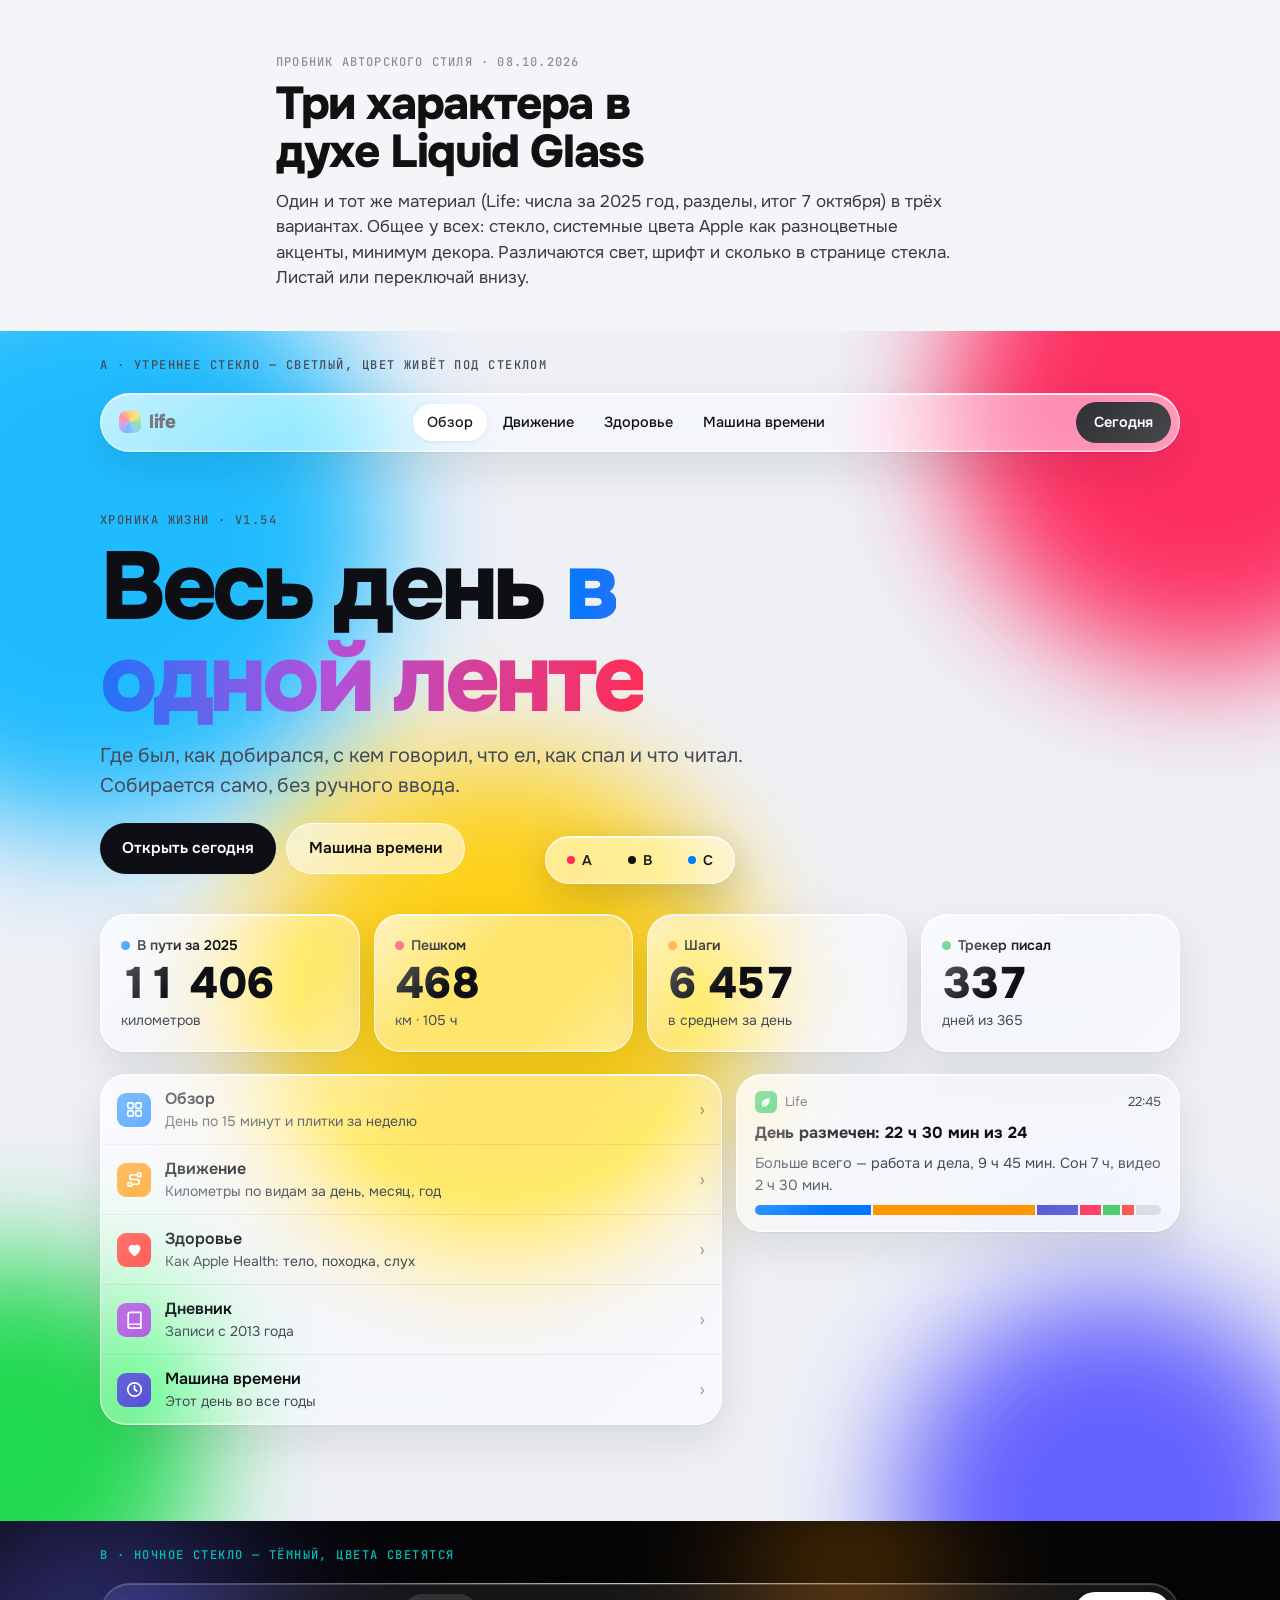
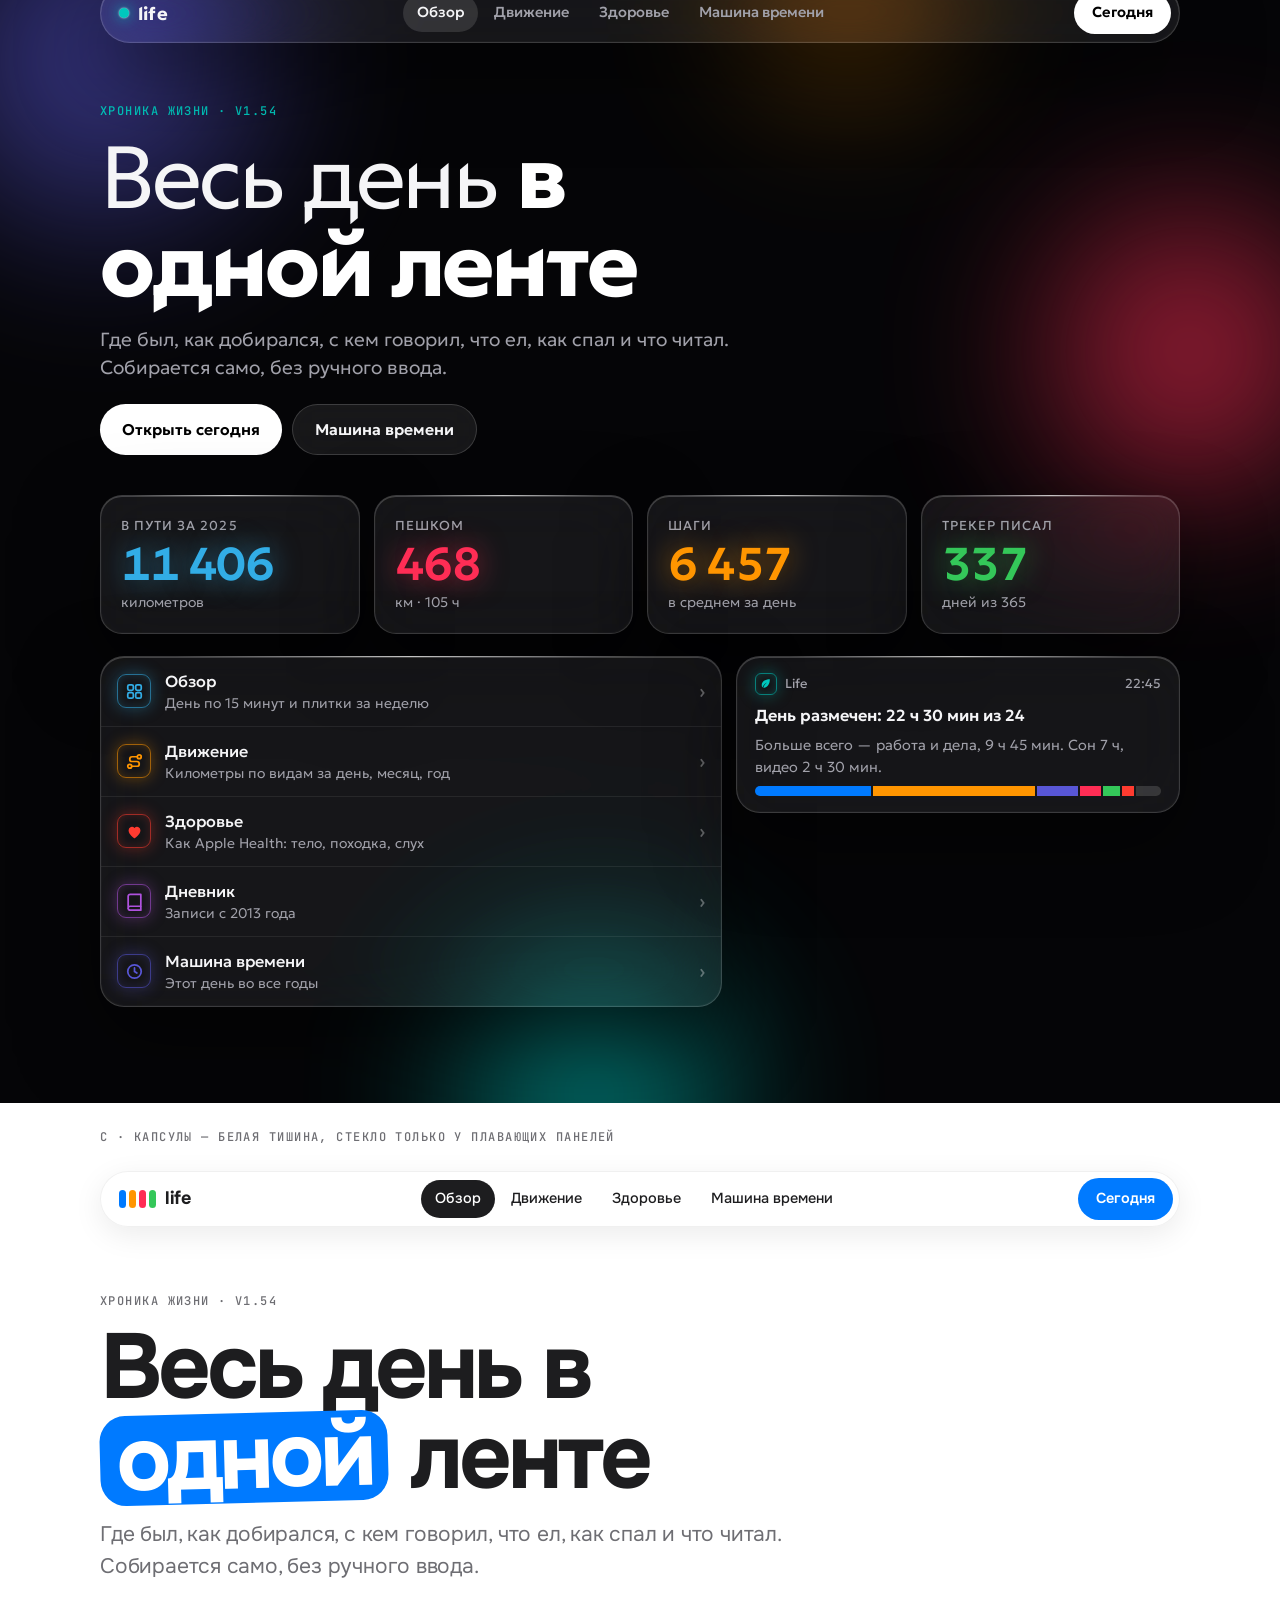
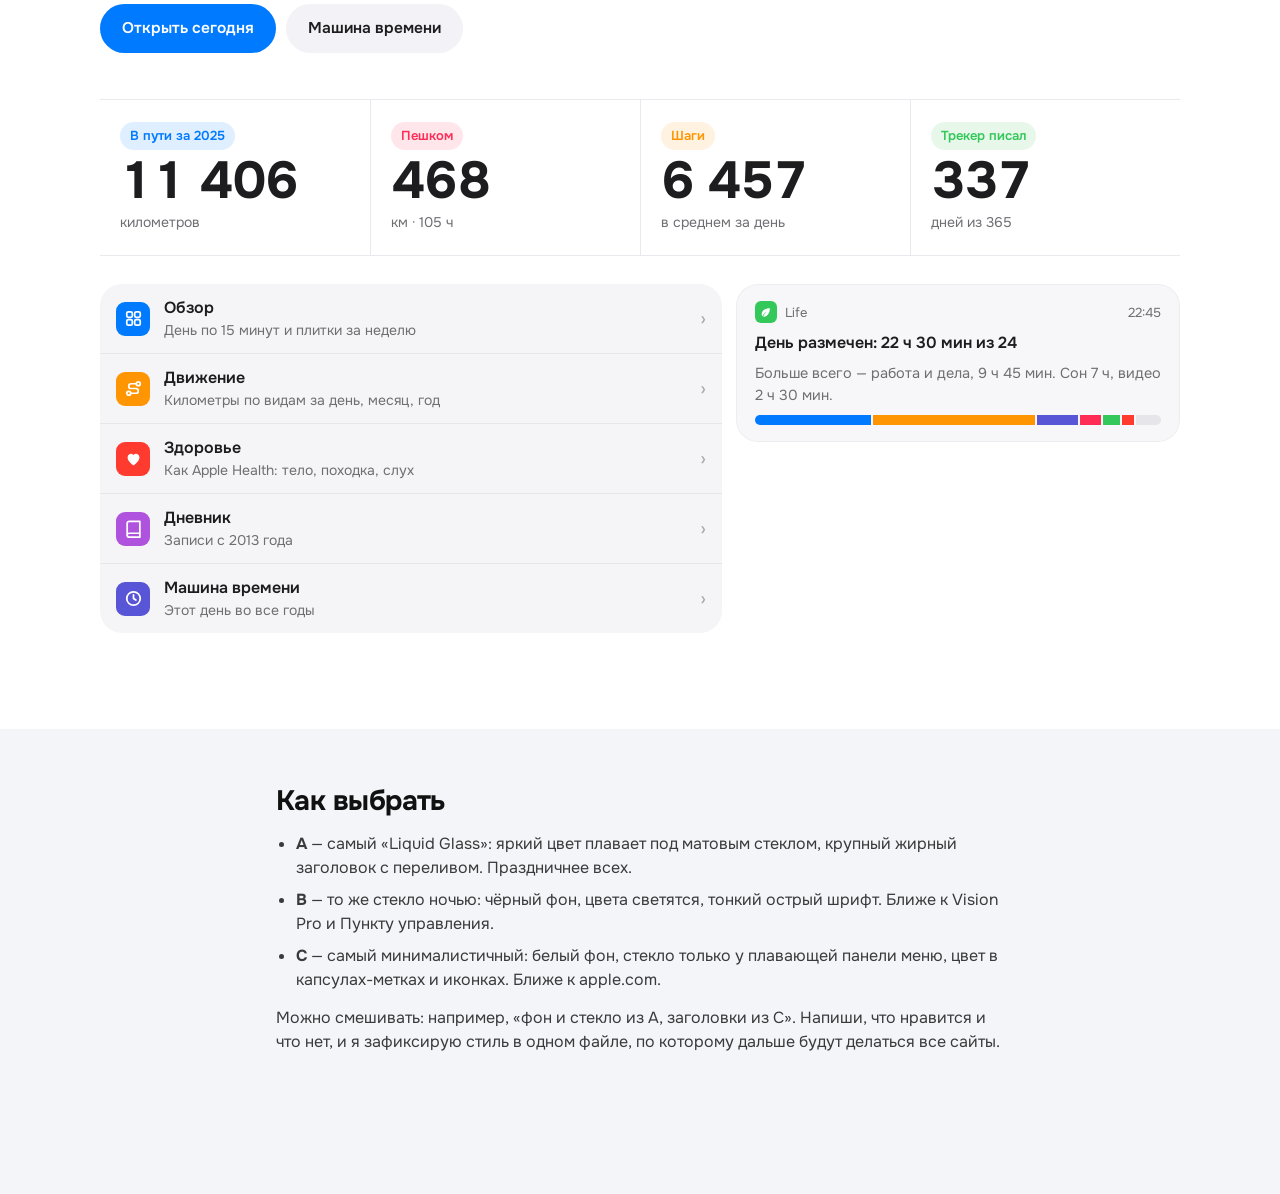
<file: style-probe/index.html>
<!doctype html>
<html lang="ru">
<head>
<meta charset="utf-8">
<meta name="viewport" content="width=device-width, initial-scale=1, viewport-fit=cover">
<meta name="robots" content="noindex, nofollow">
<title>Стиль Макса — пробник</title>
<link rel="preconnect" href="https://fonts.googleapis.com">
<link rel="preconnect" href="https://fonts.gstatic.com" crossorigin>
<link rel="stylesheet" href="https://fonts.googleapis.com/css2?family=Onest:wght@400;500;600;700;800&family=Geologica:wght,SHRP@300..800,0..100&family=JetBrains+Mono:wght@500&display=swap">
<style>
/* Пробник авторского стиля: три характера в духе Apple Liquid Glass на одном материале (Life). Каждый вариант — свой мир со своими токенами. */
:root{
  /* системные цвета Apple — общий набор акцентов для всех трёх вариантов */
  --red:#ff3b30; --orange:#ff9500; --yellow:#ffcc00; --green:#34c759; --mint:#00c7be;
  --teal:#30b0c7; --cyan:#32ade6; --blue:#007aff; --indigo:#5856d6; --purple:#af52de; --pink:#ff2d55;
  --sf:-apple-system, BlinkMacSystemFont, "SF Pro Display", "SF Pro Text", "Onest", system-ui, sans-serif;
  color-scheme:light;
}
*{box-sizing:border-box}
html{-webkit-text-size-adjust:100%; scroll-behavior:smooth}
body{margin:0; background:#f4f5f8; color:#111; font:400 16px/1.5 var(--sf)}
img{max-width:100%}
a{color:inherit}
h1,h2,h3,p{margin:0}
h1,h2,h3{text-wrap:balance}
:focus-visible{outline:2px solid var(--blue); outline-offset:3px}
@media (prefers-reduced-motion:reduce){*{animation:none!important; transition:none!important}}

/* ── переключатель вариантов: сам по себе образец стекла ── */
.switch{position:fixed; z-index:50; left:50%; transform:translateX(-50%);
  bottom:calc(env(safe-area-inset-bottom,0px) + 16px); display:flex; gap:4px; padding:5px;
  border-radius:999px; background:rgba(255,255,255,.55); backdrop-filter:blur(22px) saturate(180%); -webkit-backdrop-filter:blur(22px) saturate(180%);
  border:1px solid rgba(255,255,255,.7); box-shadow:inset 0 1px 0 rgba(255,255,255,.9), 0 12px 40px rgba(0,0,0,.18); max-width:calc(100vw - 32px)}
.switch a{font:600 14px/1 var(--sf); text-decoration:none; padding:11px 16px; border-radius:999px; color:#1c1c1e; white-space:nowrap}
.switch a:hover{background:rgba(0,0,0,.06)}
.switch a b{display:inline-block; width:8px; height:8px; border-radius:50%; margin-right:7px; vertical-align:1px}

.intro{max-width:760px; margin:0 auto; padding:56px 16px 40px; display:grid; gap:12px}
.intro h1{font:800 clamp(30px,5vw,46px)/1.05 var(--sf); letter-spacing:-.03em}
.intro p{font-size:17px; color:#3a3a3c; max-width:62ch}
.intro .tag{font:500 12px/1 "JetBrains Mono", ui-monospace, monospace; letter-spacing:.1em; text-transform:uppercase; color:#8e8e93}

/* общий каркас варианта */
.v{position:relative; overflow:hidden; padding-inline:16px; padding-block:28px 96px}
.v .in{position:relative; z-index:1; max-width:1080px; margin:0 auto; display:grid; gap:22px}
.v .label{font:500 12px/1 "JetBrains Mono", ui-monospace, monospace; letter-spacing:.12em; text-transform:uppercase}
.nav{display:flex; align-items:center; justify-content:space-between; gap:12px; flex-wrap:wrap}
.nav .links{display:flex; gap:2px; flex-wrap:wrap}
.nav .links a{text-decoration:none; padding:8px 14px; border-radius:999px; font-size:14.5px; font-weight:500}
.hero{display:grid; gap:16px; padding-block:40px 18px}
.btns{display:flex; gap:10px; flex-wrap:wrap; margin-top:6px}
.btn{font-weight:600; font-size:15.5px; padding:13px 22px; border-radius:999px; text-decoration:none; border:0; cursor:pointer; display:inline-flex; align-items:center; gap:8px}
.stats{display:grid; grid-template-columns:repeat(auto-fit,minmax(min(100%,220px),1fr)); gap:14px}
.stat{display:grid; gap:4px; padding:20px; min-width:0}
.stat .n{font-variant-numeric:tabular-nums}
.duo{display:grid; grid-template-columns:minmax(0,1.4fr) minmax(0,1fr); gap:14px; align-items:start}
.list{display:grid}
.row{display:grid; grid-template-columns:auto 1fr auto; gap:14px; align-items:center; padding:12px 16px; min-width:0}
.row p{font-size:14px}
.ic{width:34px; height:34px; border-radius:9px; display:grid; place-items:center; color:#fff}
.ic svg{width:19px; height:19px}
.chev{opacity:.35; font-size:20px}
.notif{display:grid; gap:8px; padding:16px 18px}
.notif .top{display:flex; align-items:center; gap:8px; font-size:13px}
.notif .top .ic{width:22px; height:22px; border-radius:6px}
.notif .top .ic svg{width:13px; height:13px}
.notif .top time{margin-left:auto}
.bar{display:flex; height:10px; border-radius:999px; overflow:hidden; gap:2px}
.bar span{display:block}
@media (max-width:760px){ .duo{grid-template-columns:1fr} .nav .links{display:none} }

/* ═════════ A · УТРЕННЕЕ СТЕКЛО ═════════ светлый, яркая «сетка» цветов под матовым стеклом, Onest */
.va{--ink:#0d0f14; --ink2:#454b57; --glass:rgba(255,255,255,.42); --edge:rgba(255,255,255,.75);
  background:#eef0f6; color:var(--ink); font-family:"Onest", var(--sf)}
.va .mesh{position:absolute; inset:-10%; z-index:0; filter:blur(60px) saturate(140%); opacity:.9}
.va .mesh i{position:absolute; border-radius:50%; animation:drift 22s ease-in-out infinite alternate}
.va .mesh i:nth-child(1){width:46vw; height:46vw; left:-6vw; top:2%; background:var(--cyan)}
.va .mesh i:nth-child(2){width:40vw; height:40vw; right:-4vw; top:-4%; background:var(--pink); animation-delay:-6s}
.va .mesh i:nth-child(3){width:38vw; height:38vw; left:30vw; top:38%; background:var(--yellow); animation-delay:-11s}
.va .mesh i:nth-child(4){width:34vw; height:34vw; right:6vw; bottom:-6%; background:var(--indigo); animation-delay:-3s}
.va .mesh i:nth-child(5){width:30vw; height:30vw; left:-4vw; bottom:0; background:var(--green); animation-delay:-15s}
@keyframes drift{to{transform:translate(4vw,3vh) scale(1.08)}}
.va .glass{background:var(--glass); backdrop-filter:blur(26px) saturate(170%); -webkit-backdrop-filter:blur(26px) saturate(170%);
  border:1px solid var(--edge); border-radius:26px; position:relative;
  box-shadow:inset 0 1px 0 rgba(255,255,255,.95), inset 0 -1px 0 rgba(255,255,255,.25), 0 1px 2px rgba(13,15,20,.05), 0 16px 44px rgba(13,15,20,.10)}
.va .glass::before{content:""; position:absolute; inset:0; border-radius:inherit; pointer-events:none;
  background:linear-gradient(135deg, rgba(255,255,255,.55), rgba(255,255,255,0) 38%, rgba(255,255,255,0) 70%, rgba(255,255,255,.25))}
.va .nav{padding:8px 8px 8px 18px; border-radius:999px}
.va .logo{font-weight:800; font-size:19px; letter-spacing:-.02em; display:flex; align-items:center; gap:8px}
.va .logo i{width:22px; height:22px; border-radius:7px; background:conic-gradient(from 200deg, var(--blue), var(--purple), var(--pink), var(--orange), var(--yellow), var(--green), var(--cyan), var(--blue))}
.va .links a:hover{background:rgba(255,255,255,.6)}
.va .links a[aria-current]{background:#fff; box-shadow:0 1px 4px rgba(0,0,0,.08)}
.va .label{color:var(--ink2)}
.va h1{font-weight:800; font-size:clamp(44px,8vw,96px); line-height:.95; letter-spacing:-.045em; max-width:12ch}
.va h1 span{background:linear-gradient(90deg, var(--blue), var(--purple) 45%, var(--pink)); -webkit-background-clip:text; background-clip:text; color:transparent}
.va .lede{font-size:clamp(17px,2vw,20px); color:var(--ink2); max-width:52ch}
.va .btn.solid{background:var(--ink); color:#fff}
.va .btn.gl{background:rgba(255,255,255,.55); color:var(--ink); border:1px solid var(--edge); backdrop-filter:blur(16px); -webkit-backdrop-filter:blur(16px)}
.va .stat .k{font-size:14px; font-weight:600; display:flex; align-items:center; gap:7px}
.va .stat .k b{width:9px; height:9px; border-radius:50%}
.va .stat .n{font-weight:800; font-size:clamp(34px,4vw,44px); letter-spacing:-.035em; line-height:1.05}
.va .stat .u{font-size:14px; color:var(--ink2)}
.va .row + .row{border-top:1px solid rgba(13,15,20,.07)}
.va .row h3{font-size:16px; font-weight:600}
.va .row p{color:var(--ink2)}
.va .notif .top{color:var(--ink2)}
.va .notif h3{font-size:16px; font-weight:700}
.va .notif p{font-size:14.5px; color:var(--ink2)}

/* ═════════ B · НОЧНОЕ СТЕКЛО ═════════ чёрный, светящиеся цвета под тёмным стеклом, Geologica с острым росчерком */
.vb{--ink:#f5f5f7; --ink2:#a1a1aa; --glass:rgba(255,255,255,.07); --edge:rgba(255,255,255,.16);
  background:#050507; color:var(--ink); font-family:"Geologica", var(--sf); font-variation-settings:"SHRP" 0}
.vb .orb{position:absolute; z-index:0; border-radius:50%; filter:blur(70px); opacity:.75}
.vb .o1{width:520px; height:520px; left:-160px; top:-120px; background:radial-gradient(circle, var(--indigo), transparent 65%)}
.vb .o2{width:460px; height:460px; right:-140px; top:200px; background:radial-gradient(circle, var(--pink), transparent 65%)}
.vb .o3{width:420px; height:420px; left:30%; bottom:-200px; background:radial-gradient(circle, var(--mint), transparent 65%)}
.vb .o4{width:300px; height:300px; right:22%; top:-80px; background:radial-gradient(circle, var(--orange), transparent 65%); opacity:.55}
.vb .glass{background:var(--glass); backdrop-filter:blur(30px) saturate(160%); -webkit-backdrop-filter:blur(30px) saturate(160%);
  border:1px solid var(--edge); border-radius:24px; position:relative;
  box-shadow:inset 0 1px 0 rgba(255,255,255,.18), inset 0 0 0 1px rgba(255,255,255,.02), 0 30px 80px rgba(0,0,0,.5)}
.vb .glass::after{content:""; position:absolute; left:12%; right:12%; top:-1px; height:1px; pointer-events:none;
  background:linear-gradient(90deg, transparent, rgba(255,255,255,.7), transparent)}
.vb .nav{padding:8px 8px 8px 18px; border-radius:999px}
.vb .logo{font-weight:700; font-size:18px; letter-spacing:.01em; display:flex; align-items:center; gap:9px; font-variation-settings:"SHRP" 100}
.vb .logo i{width:10px; height:10px; border-radius:50%; background:var(--mint); box-shadow:0 0 14px var(--mint), 0 0 2px #fff}
.vb .links a{color:var(--ink2)}
.vb .links a:hover{color:var(--ink); background:rgba(255,255,255,.06)}
.vb .links a[aria-current]{color:var(--ink); background:rgba(255,255,255,.12)}
.vb .label{color:var(--mint)}
.vb h1{font-weight:300; font-size:clamp(42px,7.4vw,88px); line-height:1; letter-spacing:-.035em; max-width:13ch; font-variation-settings:"SHRP" 100}
.vb h1 strong{font-weight:700; color:#fff}
.vb .lede{font-size:clamp(17px,2vw,19px); color:var(--ink2); max-width:52ch; font-weight:300}
.vb .btn.solid{background:#fff; color:#000}
.vb .btn.gl{background:rgba(255,255,255,.08); color:var(--ink); border:1px solid var(--edge); backdrop-filter:blur(16px); -webkit-backdrop-filter:blur(16px)}
.vb .stat{border-radius:22px}
.vb .stat .k{font-size:13px; color:var(--ink2); text-transform:uppercase; letter-spacing:.08em}
.vb .stat .n{font-weight:600; font-size:clamp(34px,4vw,46px); letter-spacing:-.03em; line-height:1.05; color:var(--c); text-shadow:0 0 28px color-mix(in srgb, var(--c) 55%, transparent); font-variation-settings:"SHRP" 100}
.vb .stat .u{font-size:14px; color:var(--ink2); font-weight:300}
.vb .row + .row{border-top:1px solid rgba(255,255,255,.07)}
.vb .row h3{font-size:16px; font-weight:500}
.vb .row p{color:var(--ink2); font-weight:300}
.vb .ic{background:transparent!important; border:1px solid color-mix(in srgb, var(--c) 60%, transparent); color:var(--c); box-shadow:0 0 16px color-mix(in srgb, var(--c) 35%, transparent), inset 0 0 10px color-mix(in srgb, var(--c) 20%, transparent)}
.vb .notif .top{color:var(--ink2)}
.vb .notif h3{font-size:16px; font-weight:600}
.vb .notif p{font-size:14.5px; color:var(--ink2); font-weight:300}

/* ═════════ C · КАПСУЛЫ ═════════ белая тишина, стекло только у плавающих панелей, цвет — в капсулах и цифрах, системный SF */
.vc{--ink:#1d1d1f; --ink2:#6e6e73; --line:#e8e8ed; background:#fff; color:var(--ink); font-family:var(--sf)}
.vc .in{gap:28px}
.vc .nav{position:sticky; top:12px; z-index:3; padding:6px 6px 6px 18px; border-radius:999px;
  background:rgba(255,255,255,.62); backdrop-filter:blur(24px) saturate(180%); -webkit-backdrop-filter:blur(24px) saturate(180%);
  border:1px solid rgba(0,0,0,.06); box-shadow:0 8px 30px rgba(0,0,0,.08), inset 0 1px 0 #fff}
.vc .logo{font-weight:700; font-size:18px; letter-spacing:-.02em; display:flex; gap:3px; align-items:center}
.vc .logo i{width:7px; height:18px; border-radius:4px}
.vc .logo span{margin-left:6px}
.vc .links a:hover{background:#f2f2f7}
.vc .links a[aria-current]{background:var(--ink); color:#fff}
.vc .label{color:var(--ink2)}
.vc h1{font-weight:700; font-size:clamp(44px,8vw,92px); line-height:.98; letter-spacing:-.045em; max-width:13ch}
.vc h1 em{font-style:normal; display:inline-block; padding:0 .18em; border-radius:.28em; color:#fff; background:var(--blue); transform:rotate(-1.5deg)}
.vc .lede{font-size:clamp(17px,2vw,21px); color:var(--ink2); max-width:50ch; letter-spacing:-.01em}
.vc .btn.solid{background:var(--blue); color:#fff}
.vc .btn.gl{background:#f2f2f7; color:var(--ink)}
.vc .stats{gap:0; border-top:1px solid var(--line); border-bottom:1px solid var(--line)}
.vc .stat{padding:22px 20px; border-left:1px solid var(--line)}
.vc .stat:first-child{border-left:0}
.vc .stat .k{display:inline-flex; width:max-content; font-size:13px; font-weight:600; padding:4px 10px; border-radius:999px; color:var(--c); background:color-mix(in srgb, var(--c) 12%, #fff)}
.vc .stat .n{font-weight:700; font-size:clamp(36px,4.4vw,52px); letter-spacing:-.04em; line-height:1.05; color:var(--ink)}
.vc .stat .u{font-size:14px; color:var(--ink2)}
.vc .card{background:#f5f5f7; border-radius:22px}
.vc .row + .row{border-top:1px solid #e5e5ea}
.vc .row h3{font-size:16px; font-weight:600}
.vc .row p{color:var(--ink2)}
.vc .notif{background:rgba(245,245,247,.75); backdrop-filter:blur(20px); -webkit-backdrop-filter:blur(20px); border-radius:22px; border:1px solid rgba(0,0,0,.04)}
.vc .notif .top{color:var(--ink2)}
.vc .notif h3{font-size:16px; font-weight:600}
.vc .notif p{font-size:14.5px; color:var(--ink2)}
@media (max-width:760px){ .vc .stat{border-left:0; border-top:1px solid var(--line)} .vc .stat:first-child{border-top:0} }

.verdict{max-width:760px; margin:0 auto; padding:56px 16px 140px; display:grid; gap:14px}
.verdict h2{font:700 28px/1.15 var(--sf); letter-spacing:-.02em}
.verdict ul{margin:0; padding-left:20px; display:grid; gap:8px; color:#3a3a3c}
</style>
</head>
<body>

<svg width="0" height="0" style="position:absolute" aria-hidden="true">
  <symbol id="i-grid" viewBox="0 0 24 24"><g fill="none" stroke="currentColor" stroke-width="2.2"><rect x="3.5" y="3.5" width="7" height="7" rx="2"/><rect x="13.5" y="3.5" width="7" height="7" rx="2"/><rect x="3.5" y="13.5" width="7" height="7" rx="2"/><rect x="13.5" y="13.5" width="7" height="7" rx="2"/></g></symbol>
  <symbol id="i-route" viewBox="0 0 24 24"><g fill="none" stroke="currentColor" stroke-width="2.2" stroke-linecap="round"><circle cx="6" cy="18" r="2.5"/><circle cx="18" cy="6" r="2.5"/><path d="M8.5 18H15a3 3 0 0 0 0-6H9a3 3 0 0 1 0-6h6.5"/></g></symbol>
  <symbol id="i-heart" viewBox="0 0 24 24"><path fill="currentColor" d="M12 20.5s-7.5-4.4-7.5-10.2A4.3 4.3 0 0 1 12 7.6a4.3 4.3 0 0 1 7.5 2.7c0 5.8-7.5 10.2-7.5 10.2z"/></symbol>
  <symbol id="i-book" viewBox="0 0 24 24"><g fill="none" stroke="currentColor" stroke-width="2.2" stroke-linejoin="round"><path d="M4 5.5A2.5 2.5 0 0 1 6.5 3H20v15H6.5A2.5 2.5 0 0 0 4 20.5z"/><path d="M4 20.5A2.5 2.5 0 0 0 6.5 23H20v-5"/></g></symbol>
  <symbol id="i-clock" viewBox="0 0 24 24"><g fill="none" stroke="currentColor" stroke-width="2.2" stroke-linecap="round"><circle cx="12" cy="12" r="8.5"/><path d="M12 7.5V12l3 2"/></g></symbol>
  <symbol id="i-box" viewBox="0 0 24 24"><g fill="none" stroke="currentColor" stroke-width="2.2" stroke-linejoin="round"><rect x="3" y="4" width="18" height="5" rx="1.5"/><path d="M5 9v10a1.5 1.5 0 0 0 1.5 1.5h11A1.5 1.5 0 0 0 19 19V9M10 13h4"/></g></symbol>
  <symbol id="i-leaf" viewBox="0 0 24 24"><path fill="currentColor" d="M20 4c-9 0-15 4-15 11 0 1.7.5 3.2 1.3 4.4C7.7 15 11 11.8 15 10c-3.4 2.4-6 5.6-7.2 10C15 20 20 14 20 4z"/></symbol>
</svg>

<header class="intro">
  <p class="tag">Пробник авторского стиля · 08.10.2026</p>
  <h1>Три характера в духе Liquid Glass</h1>
  <p>Один и тот же материал (Life: числа за 2025 год, разделы, итог 7 октября) в трёх вариантах. Общее у всех: стекло, системные цвета Apple как разноцветные акценты, минимум декора. Различаются свет, шрифт и сколько в странице стекла. Листай или переключай внизу.</p>
</header>

<!-- ═════════ A ═════════ -->
<section class="v va" id="a" aria-label="Вариант A: утреннее стекло">
  <div class="mesh" aria-hidden="true"><i></i><i></i><i></i><i></i><i></i></div>
  <div class="in">
    <p class="label">A · Утреннее стекло — светлый, цвет живёт под стеклом</p>
    <nav class="nav glass"><span class="logo"><i></i>life</span>
      <span class="links"><a href="#a" aria-current="page">Обзор</a><a href="#a">Движение</a><a href="#a">Здоровье</a><a href="#a">Машина времени</a></span>
      <a class="btn solid" href="#a" style="padding:10px 18px;font-size:14.5px">Сегодня</a></nav>
    <div class="hero">
      <p class="label">Хроника жизни · v1.54</p>
      <h1>Весь день <span>в одной ленте</span></h1>
      <p class="lede">Где был, как добирался, с кем говорил, что ел, как спал и что читал. Собирается само, без ручного ввода.</p>
      <div class="btns"><a class="btn solid" href="#a">Открыть сегодня</a><a class="btn gl" href="#a">Машина времени</a></div>
    </div>
    <div class="stats">
      <div class="stat glass"><span class="k"><b style="background:var(--blue)"></b>В пути за 2025</span><span class="n">11 406</span><span class="u">километров</span></div>
      <div class="stat glass"><span class="k"><b style="background:var(--pink)"></b>Пешком</span><span class="n">468</span><span class="u">км · 105 ч</span></div>
      <div class="stat glass"><span class="k"><b style="background:var(--orange)"></b>Шаги</span><span class="n">6 457</span><span class="u">в среднем за день</span></div>
      <div class="stat glass"><span class="k"><b style="background:var(--green)"></b>Трекер писал</span><span class="n">337</span><span class="u">дней из 365</span></div>
    </div>
    <div class="duo">
      <div class="list glass">
        <div class="row"><span class="ic" style="background:var(--blue)"><svg><use href="#i-grid"/></svg></span><div><h3>Обзор</h3><p>День по 15 минут и плитки за неделю</p></div><span class="chev">›</span></div>
        <div class="row"><span class="ic" style="background:var(--orange)"><svg><use href="#i-route"/></svg></span><div><h3>Движение</h3><p>Километры по видам за день, месяц, год</p></div><span class="chev">›</span></div>
        <div class="row"><span class="ic" style="background:var(--red)"><svg><use href="#i-heart"/></svg></span><div><h3>Здоровье</h3><p>Как Apple Health: тело, походка, слух</p></div><span class="chev">›</span></div>
        <div class="row"><span class="ic" style="background:var(--purple)"><svg><use href="#i-book"/></svg></span><div><h3>Дневник</h3><p>Записи с 2013 года</p></div><span class="chev">›</span></div>
        <div class="row"><span class="ic" style="background:var(--indigo)"><svg><use href="#i-clock"/></svg></span><div><h3>Машина времени</h3><p>Этот день во все годы</p></div><span class="chev">›</span></div>
      </div>
      <div class="notif glass">
        <div class="top"><span class="ic" style="background:var(--green)"><svg><use href="#i-leaf"/></svg></span>Life<time>22:45</time></div>
        <h3>День размечен: 22 ч 30 мин из 24</h3>
        <p>Больше всего — работа и дела, 9 ч 45 мин. Сон 7 ч, видео 2 ч 30 мин.</p>
        <div class="bar" aria-hidden="true"><span style="flex:420;background:var(--blue)"></span><span style="flex:585;background:var(--orange)"></span><span style="flex:150;background:var(--indigo)"></span><span style="flex:75;background:var(--pink)"></span><span style="flex:60;background:var(--green)"></span><span style="flex:45;background:var(--red)"></span><span style="flex:90;background:rgba(13,15,20,.12)"></span></div>
      </div>
    </div>
  </div>
</section>

<!-- ═════════ B ═════════ -->
<section class="v vb" id="b" aria-label="Вариант B: ночное стекло">
  <div class="orb o1" aria-hidden="true"></div><div class="orb o2" aria-hidden="true"></div><div class="orb o3" aria-hidden="true"></div><div class="orb o4" aria-hidden="true"></div>
  <div class="in">
    <p class="label">B · Ночное стекло — тёмный, цвета светятся</p>
    <nav class="nav glass"><span class="logo"><i></i>life</span>
      <span class="links"><a href="#b" aria-current="page">Обзор</a><a href="#b">Движение</a><a href="#b">Здоровье</a><a href="#b">Машина времени</a></span>
      <a class="btn solid" href="#b" style="padding:10px 18px;font-size:14.5px">Сегодня</a></nav>
    <div class="hero">
      <p class="label">Хроника жизни · v1.54</p>
      <h1>Весь день <strong>в одной ленте</strong></h1>
      <p class="lede">Где был, как добирался, с кем говорил, что ел, как спал и что читал. Собирается само, без ручного ввода.</p>
      <div class="btns"><a class="btn solid" href="#b">Открыть сегодня</a><a class="btn gl" href="#b">Машина времени</a></div>
    </div>
    <div class="stats">
      <div class="stat glass" style="--c:var(--cyan)"><span class="k">В пути за 2025</span><span class="n">11 406</span><span class="u">километров</span></div>
      <div class="stat glass" style="--c:var(--pink)"><span class="k">Пешком</span><span class="n">468</span><span class="u">км · 105 ч</span></div>
      <div class="stat glass" style="--c:var(--orange)"><span class="k">Шаги</span><span class="n">6 457</span><span class="u">в среднем за день</span></div>
      <div class="stat glass" style="--c:var(--green)"><span class="k">Трекер писал</span><span class="n">337</span><span class="u">дней из 365</span></div>
    </div>
    <div class="duo">
      <div class="list glass">
        <div class="row"><span class="ic" style="--c:var(--cyan)"><svg><use href="#i-grid"/></svg></span><div><h3>Обзор</h3><p>День по 15 минут и плитки за неделю</p></div><span class="chev">›</span></div>
        <div class="row"><span class="ic" style="--c:var(--orange)"><svg><use href="#i-route"/></svg></span><div><h3>Движение</h3><p>Километры по видам за день, месяц, год</p></div><span class="chev">›</span></div>
        <div class="row"><span class="ic" style="--c:var(--red)"><svg><use href="#i-heart"/></svg></span><div><h3>Здоровье</h3><p>Как Apple Health: тело, походка, слух</p></div><span class="chev">›</span></div>
        <div class="row"><span class="ic" style="--c:var(--purple)"><svg><use href="#i-book"/></svg></span><div><h3>Дневник</h3><p>Записи с 2013 года</p></div><span class="chev">›</span></div>
        <div class="row"><span class="ic" style="--c:var(--indigo)"><svg><use href="#i-clock"/></svg></span><div><h3>Машина времени</h3><p>Этот день во все годы</p></div><span class="chev">›</span></div>
      </div>
      <div class="notif glass">
        <div class="top"><span class="ic" style="--c:var(--mint)"><svg><use href="#i-leaf"/></svg></span>Life<time>22:45</time></div>
        <h3>День размечен: 22 ч 30 мин из 24</h3>
        <p>Больше всего — работа и дела, 9 ч 45 мин. Сон 7 ч, видео 2 ч 30 мин.</p>
        <div class="bar" aria-hidden="true"><span style="flex:420;background:var(--blue)"></span><span style="flex:585;background:var(--orange)"></span><span style="flex:150;background:var(--indigo)"></span><span style="flex:75;background:var(--pink)"></span><span style="flex:60;background:var(--green)"></span><span style="flex:45;background:var(--red)"></span><span style="flex:90;background:rgba(255,255,255,.14)"></span></div>
      </div>
    </div>
  </div>
</section>

<!-- ═════════ C ═════════ -->
<section class="v vc" id="c" aria-label="Вариант C: капсулы">
  <div class="in">
    <p class="label">C · Капсулы — белая тишина, стекло только у плавающих панелей</p>
    <nav class="nav"><span class="logo"><i style="background:var(--blue)"></i><i style="background:var(--orange)"></i><i style="background:var(--pink)"></i><i style="background:var(--green)"></i><span>life</span></span>
      <span class="links"><a href="#c" aria-current="page">Обзор</a><a href="#c">Движение</a><a href="#c">Здоровье</a><a href="#c">Машина времени</a></span>
      <a class="btn solid" href="#c" style="padding:10px 18px;font-size:14.5px">Сегодня</a></nav>
    <div class="hero">
      <p class="label">Хроника жизни · v1.54</p>
      <h1>Весь день в <em>одной</em> ленте</h1>
      <p class="lede">Где был, как добирался, с кем говорил, что ел, как спал и что читал. Собирается само, без ручного ввода.</p>
      <div class="btns"><a class="btn solid" href="#c">Открыть сегодня</a><a class="btn gl" href="#c">Машина времени</a></div>
    </div>
    <div class="stats">
      <div class="stat" style="--c:var(--blue)"><span class="k">В пути за 2025</span><span class="n">11 406</span><span class="u">километров</span></div>
      <div class="stat" style="--c:var(--pink)"><span class="k">Пешком</span><span class="n">468</span><span class="u">км · 105 ч</span></div>
      <div class="stat" style="--c:var(--orange)"><span class="k">Шаги</span><span class="n">6 457</span><span class="u">в среднем за день</span></div>
      <div class="stat" style="--c:var(--green)"><span class="k">Трекер писал</span><span class="n">337</span><span class="u">дней из 365</span></div>
    </div>
    <div class="duo">
      <div class="list card">
        <div class="row"><span class="ic" style="background:var(--blue)"><svg><use href="#i-grid"/></svg></span><div><h3>Обзор</h3><p>День по 15 минут и плитки за неделю</p></div><span class="chev">›</span></div>
        <div class="row"><span class="ic" style="background:var(--orange)"><svg><use href="#i-route"/></svg></span><div><h3>Движение</h3><p>Километры по видам за день, месяц, год</p></div><span class="chev">›</span></div>
        <div class="row"><span class="ic" style="background:var(--red)"><svg><use href="#i-heart"/></svg></span><div><h3>Здоровье</h3><p>Как Apple Health: тело, походка, слух</p></div><span class="chev">›</span></div>
        <div class="row"><span class="ic" style="background:var(--purple)"><svg><use href="#i-book"/></svg></span><div><h3>Дневник</h3><p>Записи с 2013 года</p></div><span class="chev">›</span></div>
        <div class="row"><span class="ic" style="background:var(--indigo)"><svg><use href="#i-clock"/></svg></span><div><h3>Машина времени</h3><p>Этот день во все годы</p></div><span class="chev">›</span></div>
      </div>
      <div class="notif">
        <div class="top"><span class="ic" style="background:var(--green)"><svg><use href="#i-leaf"/></svg></span>Life<time>22:45</time></div>
        <h3>День размечен: 22 ч 30 мин из 24</h3>
        <p>Больше всего — работа и дела, 9 ч 45 мин. Сон 7 ч, видео 2 ч 30 мин.</p>
        <div class="bar" aria-hidden="true"><span style="flex:420;background:var(--blue)"></span><span style="flex:585;background:var(--orange)"></span><span style="flex:150;background:var(--indigo)"></span><span style="flex:75;background:var(--pink)"></span><span style="flex:60;background:var(--green)"></span><span style="flex:45;background:var(--red)"></span><span style="flex:90;background:#e5e5ea"></span></div>
      </div>
    </div>
  </div>
</section>

<section class="verdict">
  <h2>Как выбрать</h2>
  <ul>
    <li><b>A</b> — самый «Liquid Glass»: яркий цвет плавает под матовым стеклом, крупный жирный заголовок с переливом. Праздничнее всех.</li>
    <li><b>B</b> — то же стекло ночью: чёрный фон, цвета светятся, тонкий острый шрифт. Ближе к Vision Pro и Пункту управления.</li>
    <li><b>C</b> — самый минималистичный: белый фон, стекло только у плавающей панели меню, цвет в капсулах-метках и иконках. Ближе к apple.com.</li>
  </ul>
  <p style="color:#3a3a3c">Можно смешивать: например, «фон и стекло из A, заголовки из C». Напиши, что нравится и что нет, и я зафиксирую стиль в одном файле, по которому дальше будут делаться все сайты.</p>
</section>

<nav class="switch" aria-label="Варианты">
  <a href="#a"><b style="background:var(--pink)"></b>A</a>
  <a href="#b"><b style="background:#111"></b>B</a>
  <a href="#c"><b style="background:var(--blue)"></b>C</a>
</nav>
</body>
</html>
</file>
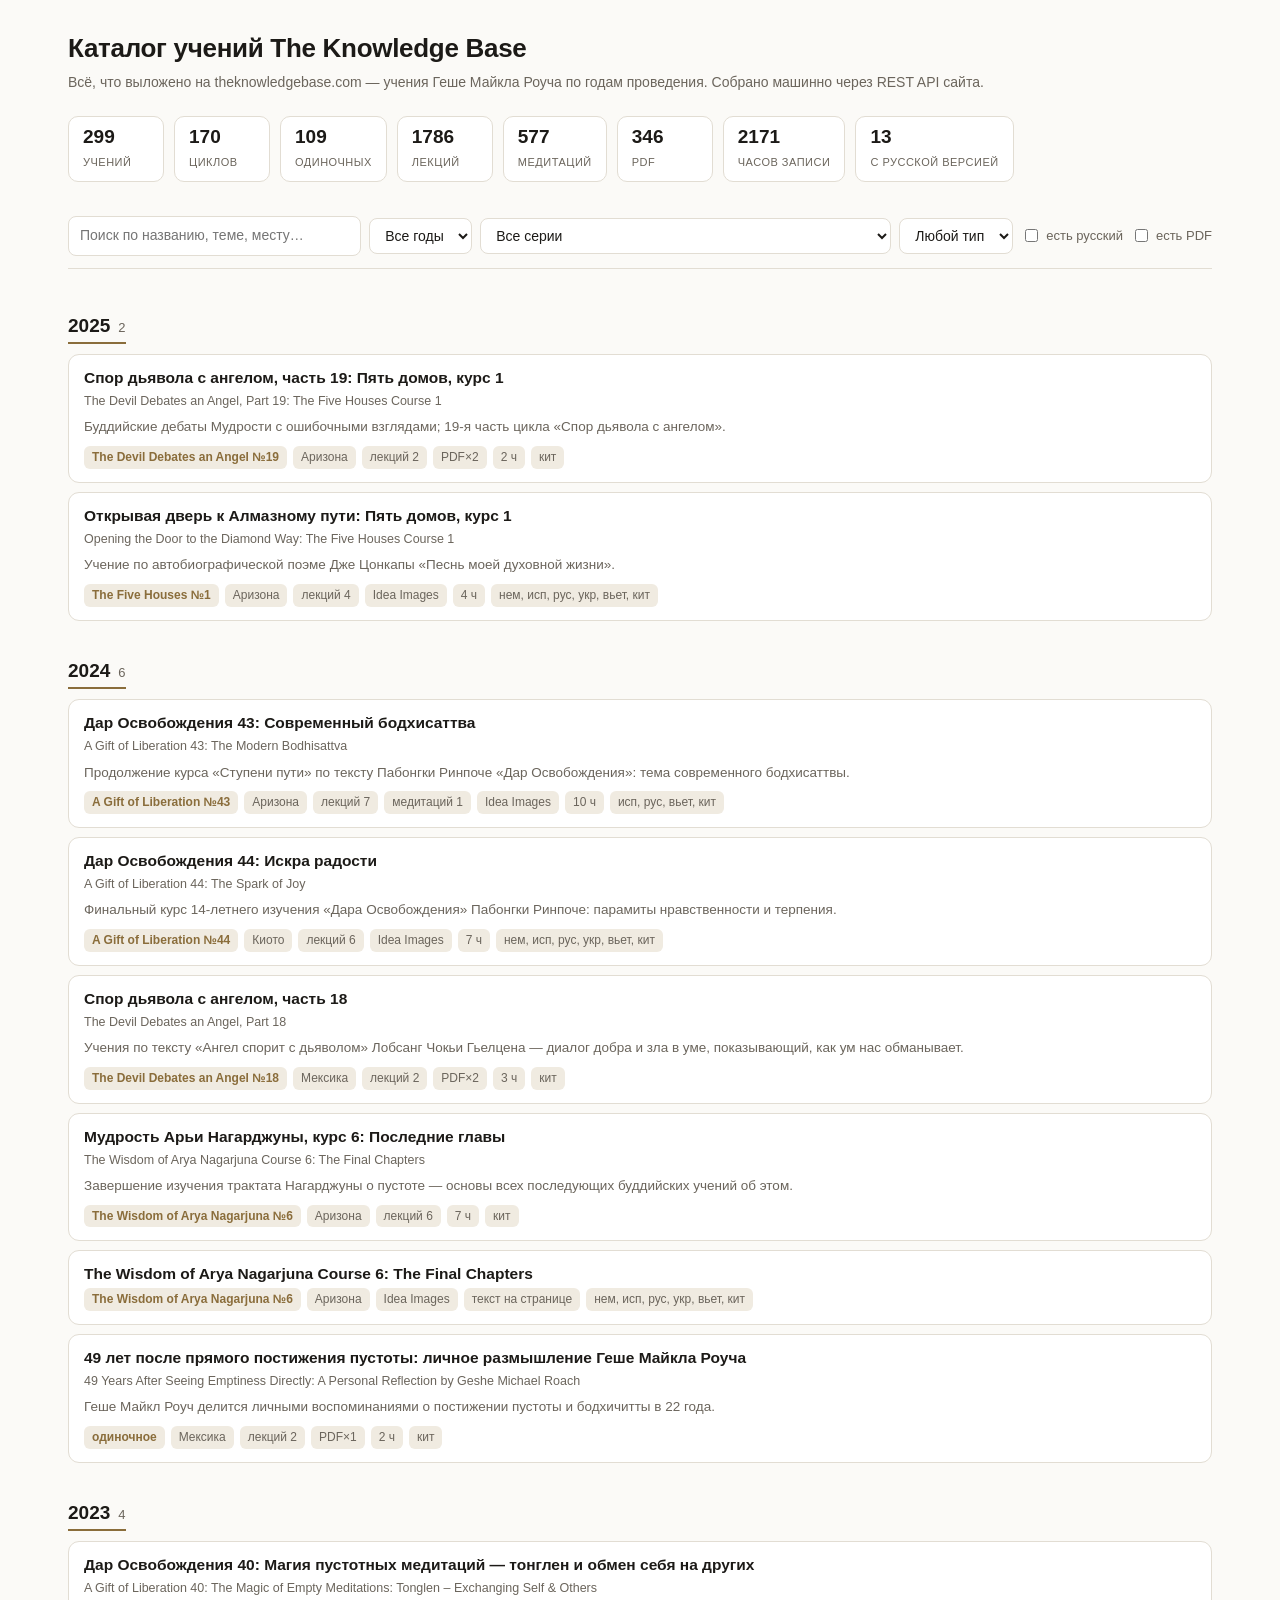
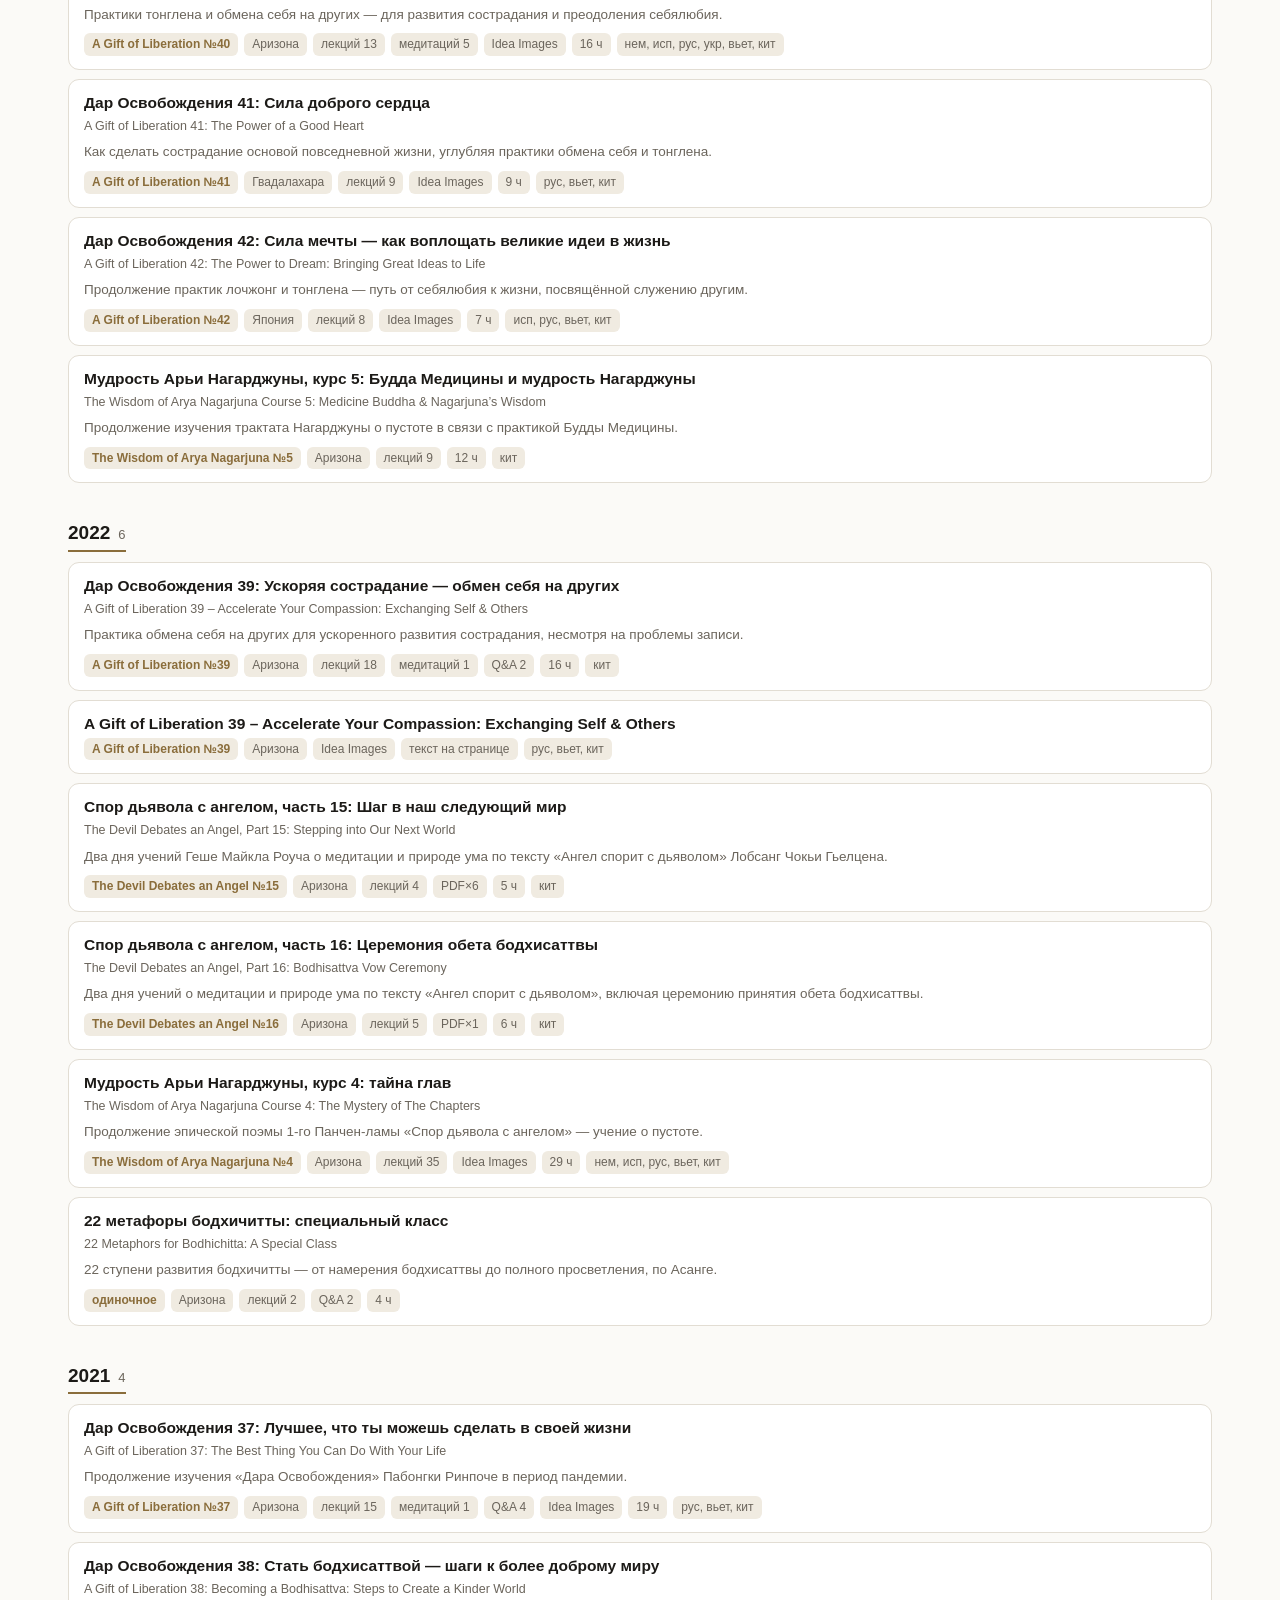
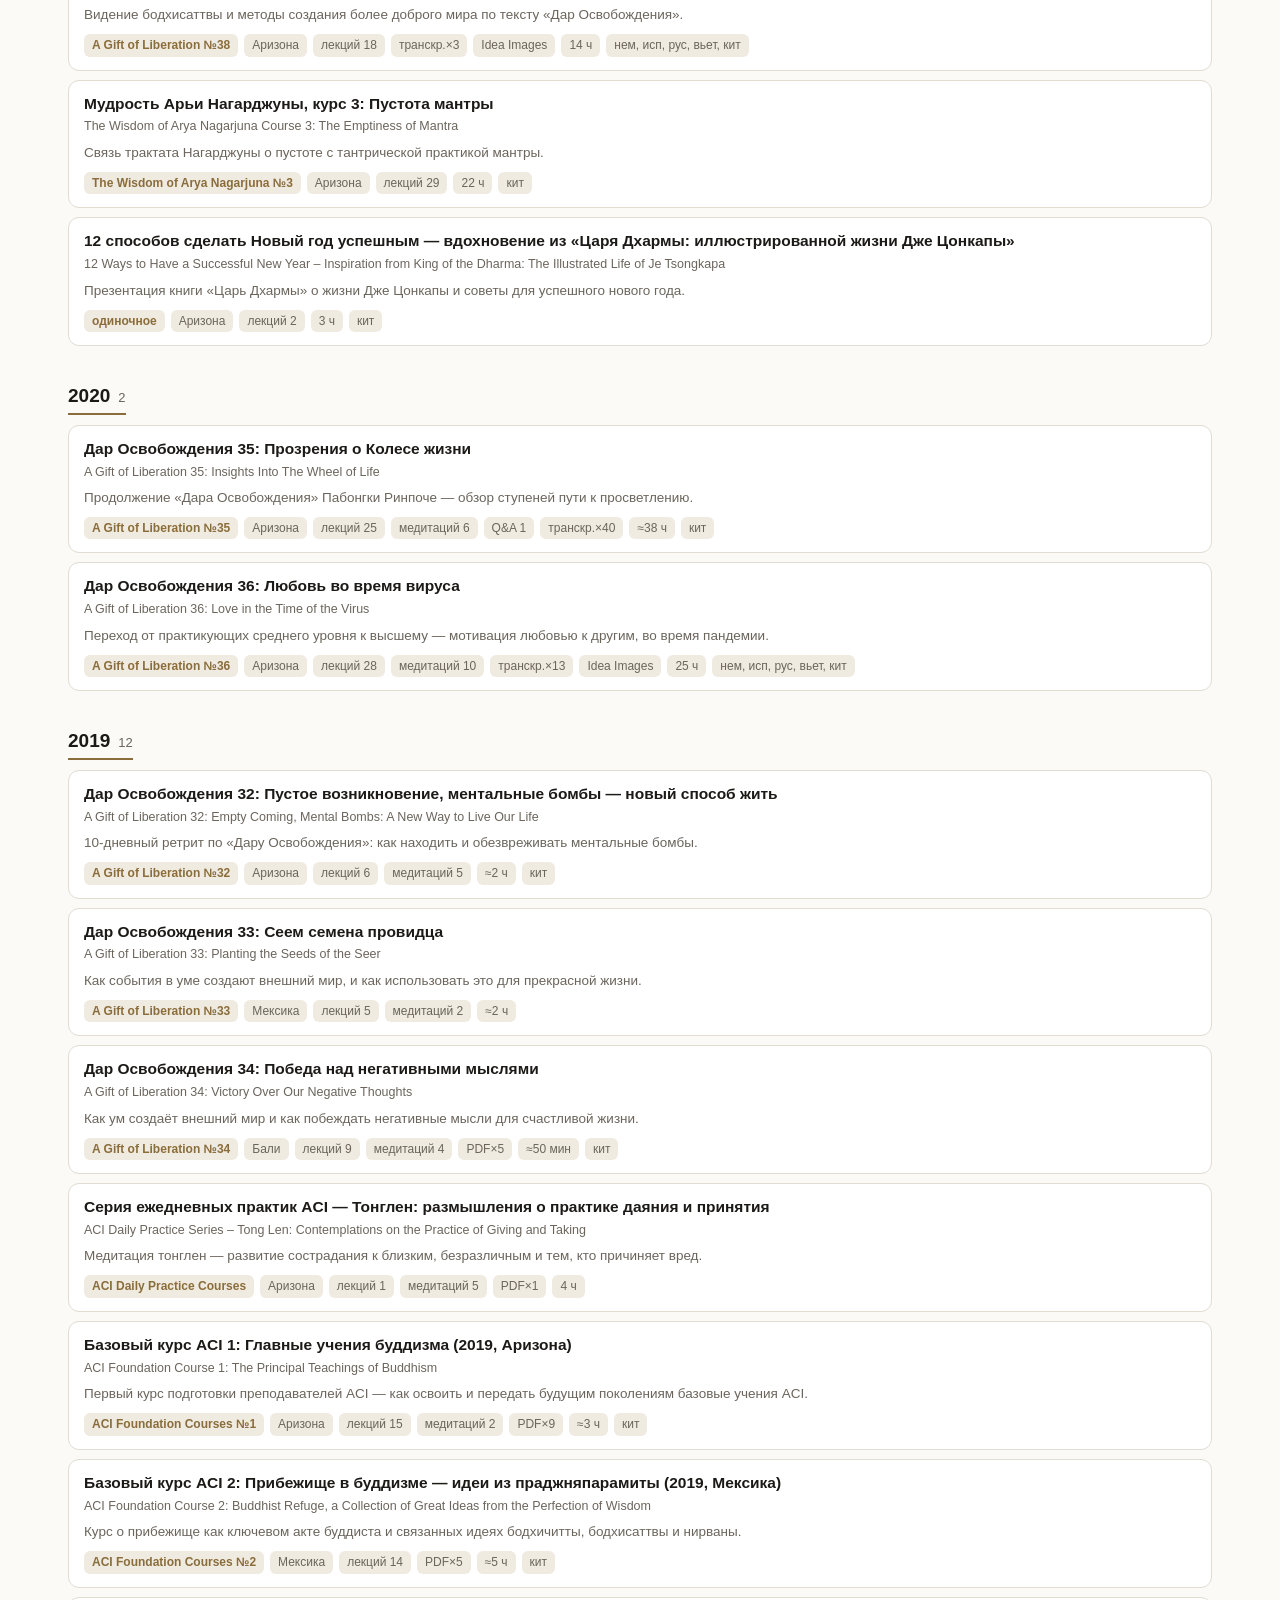
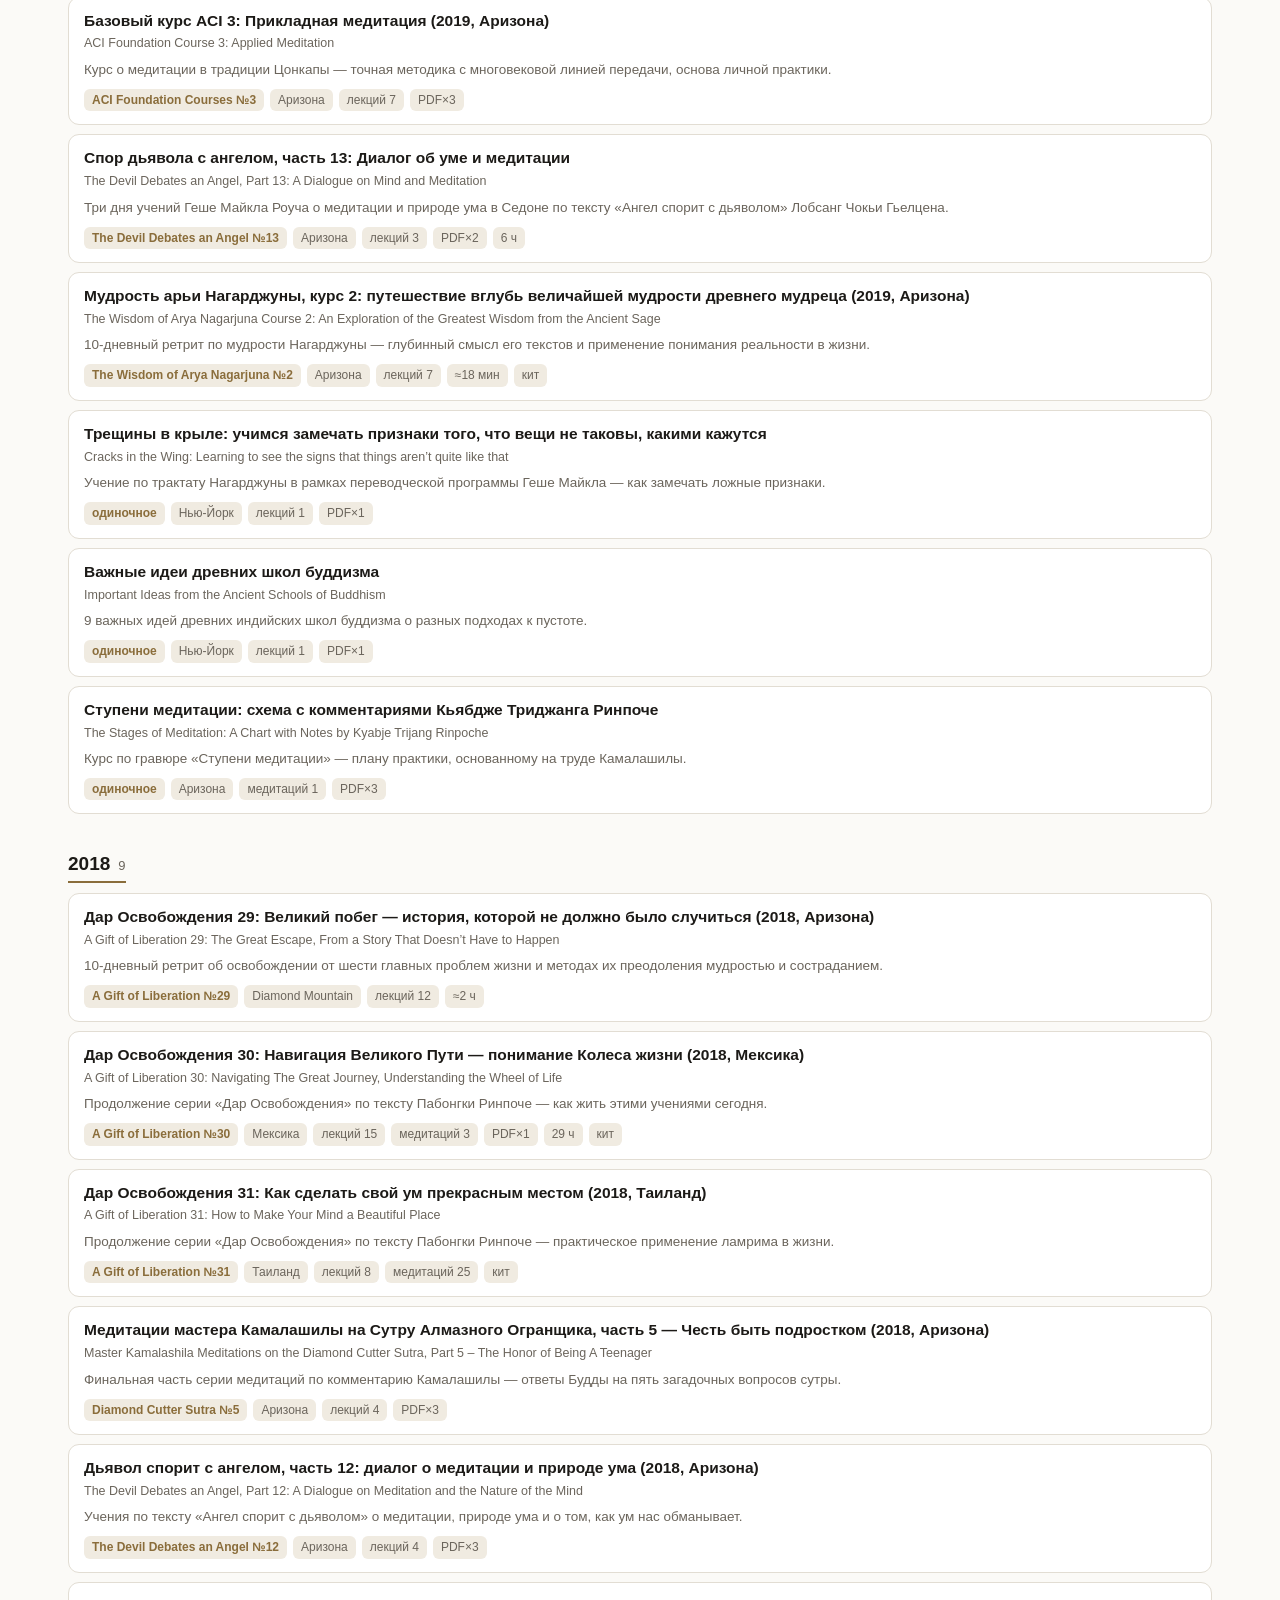
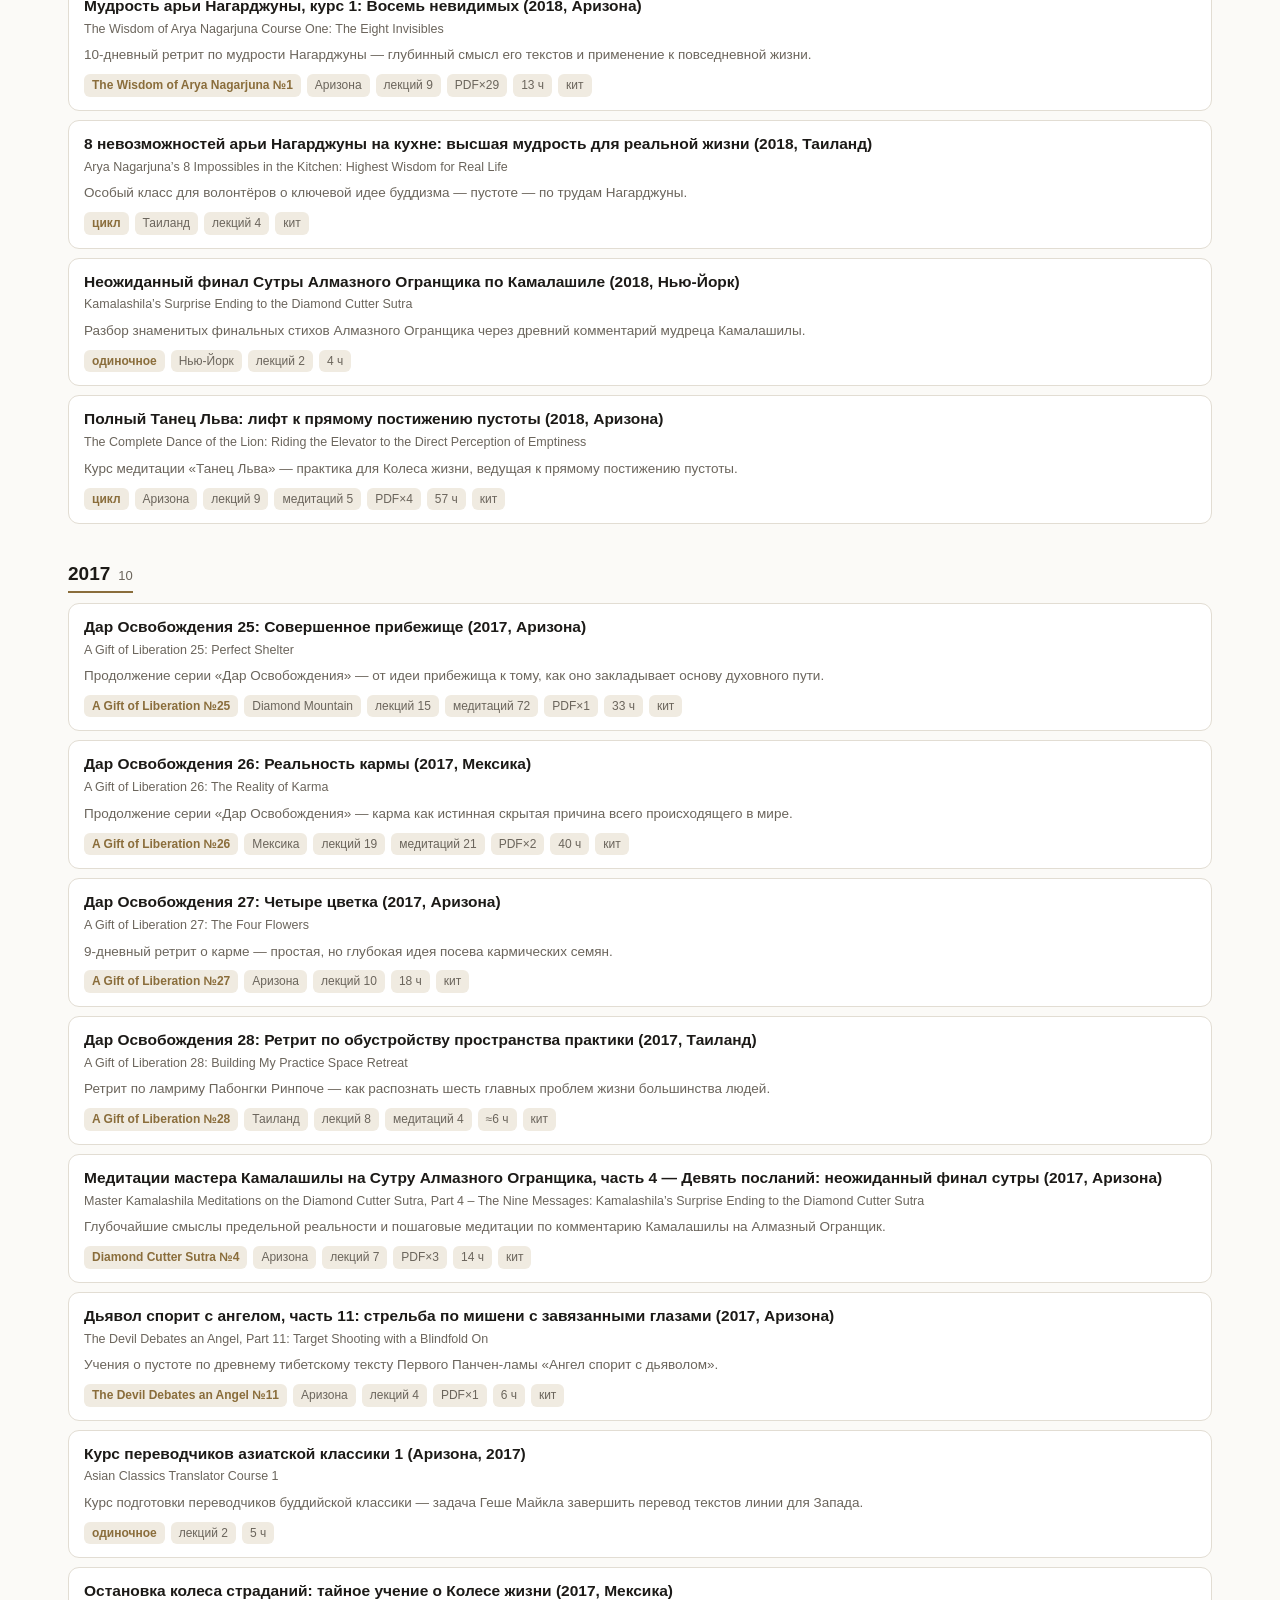
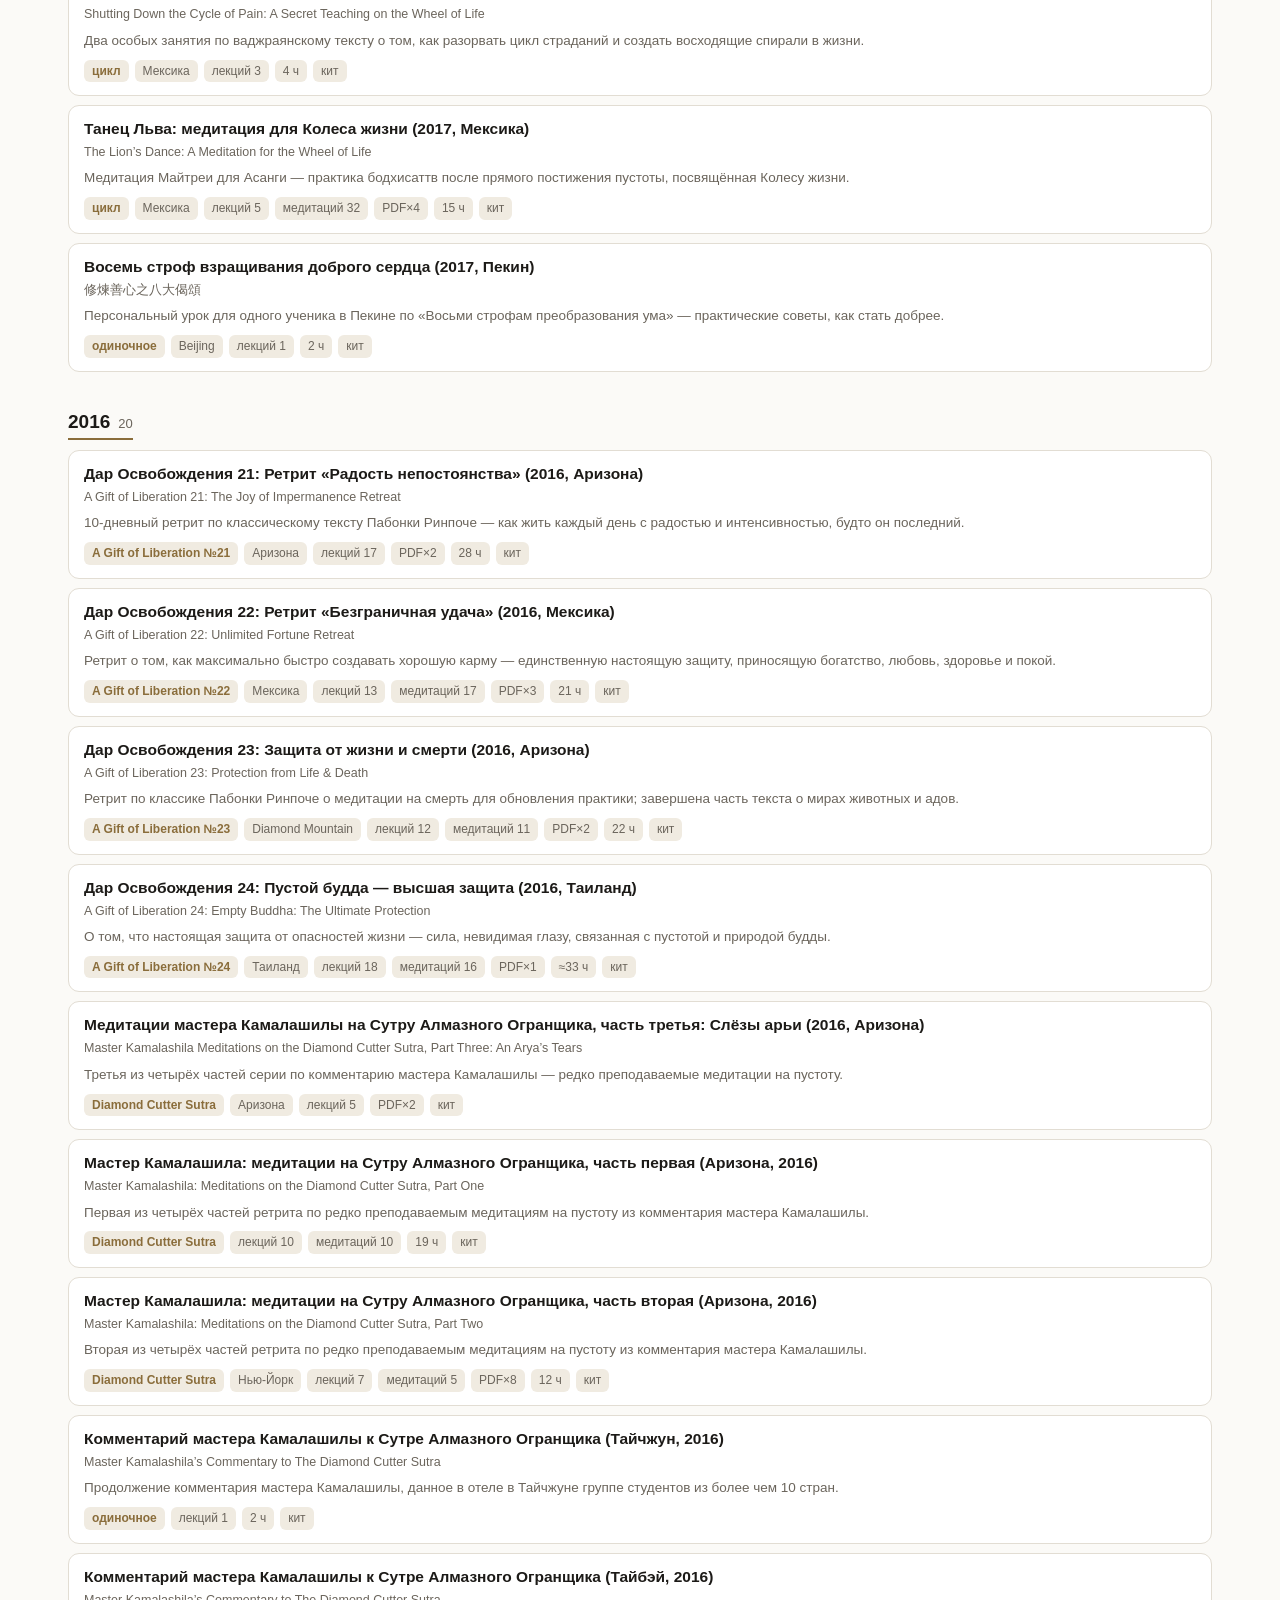
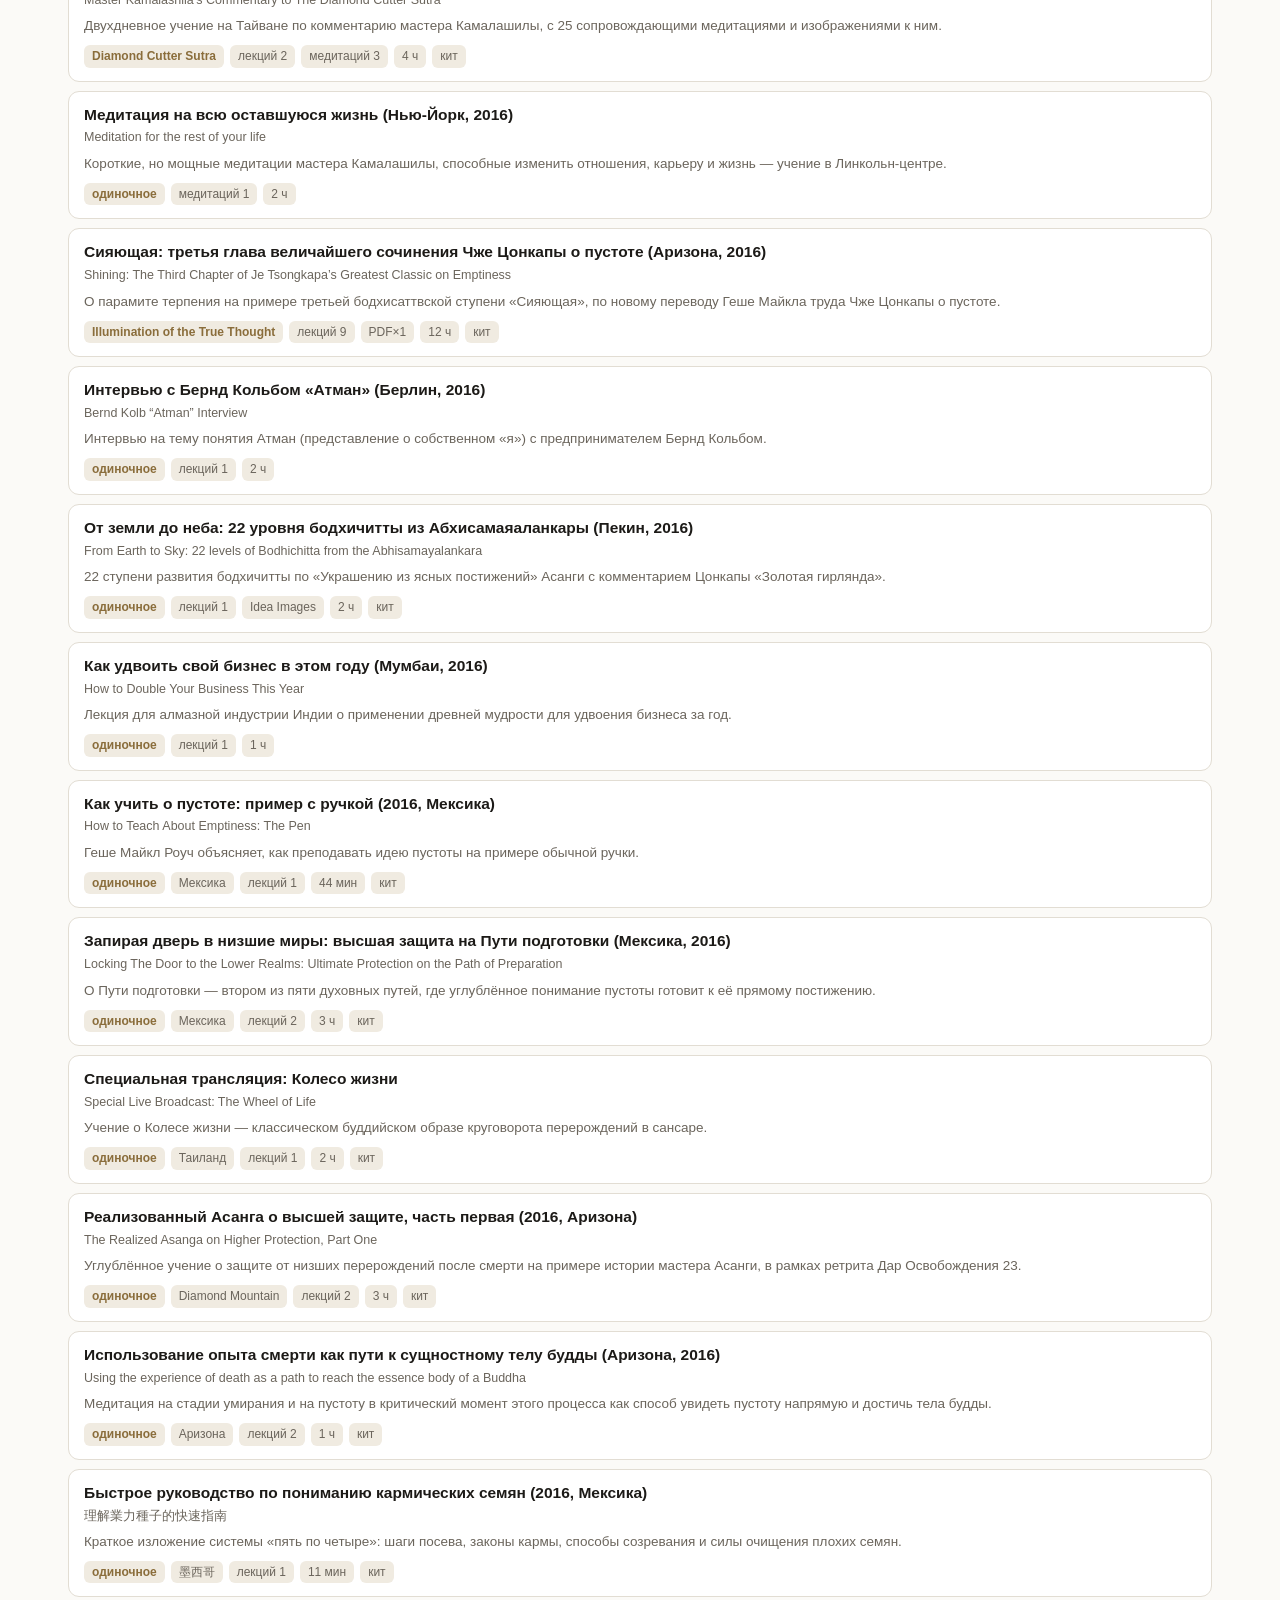
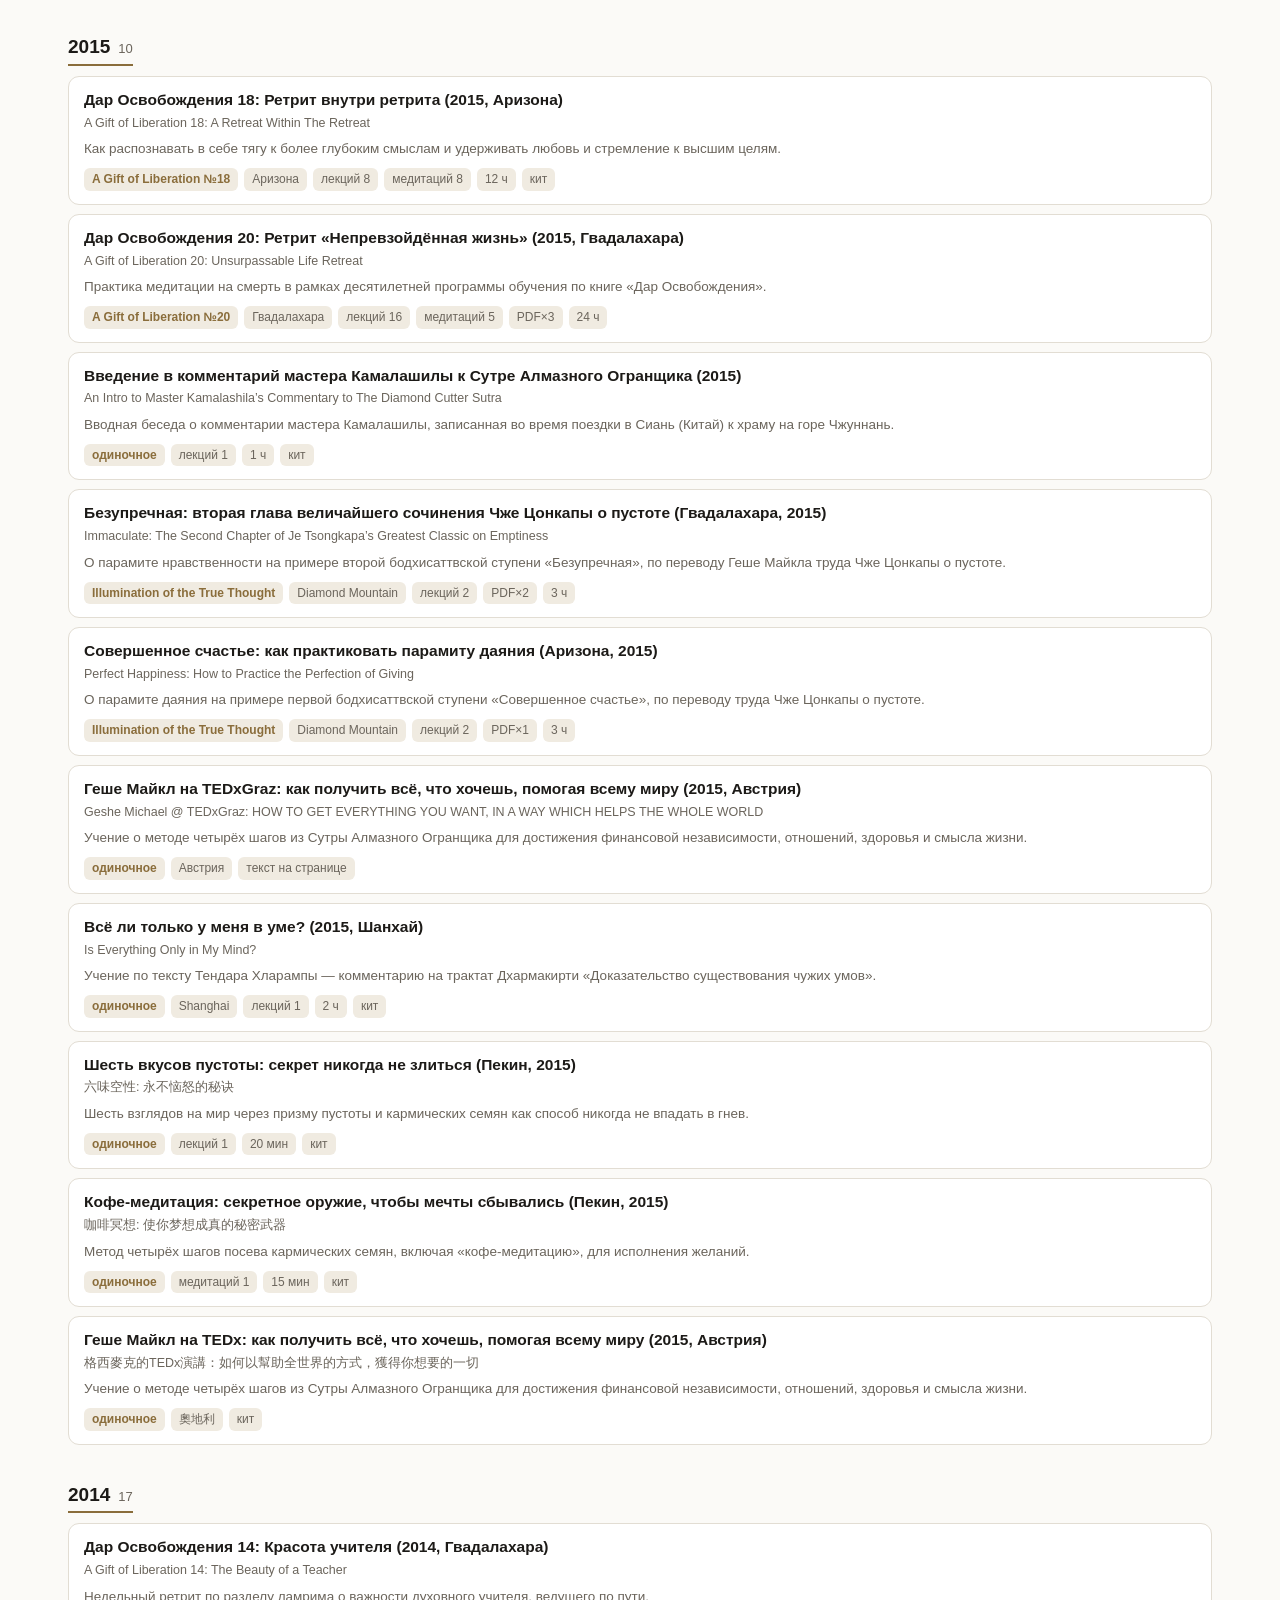
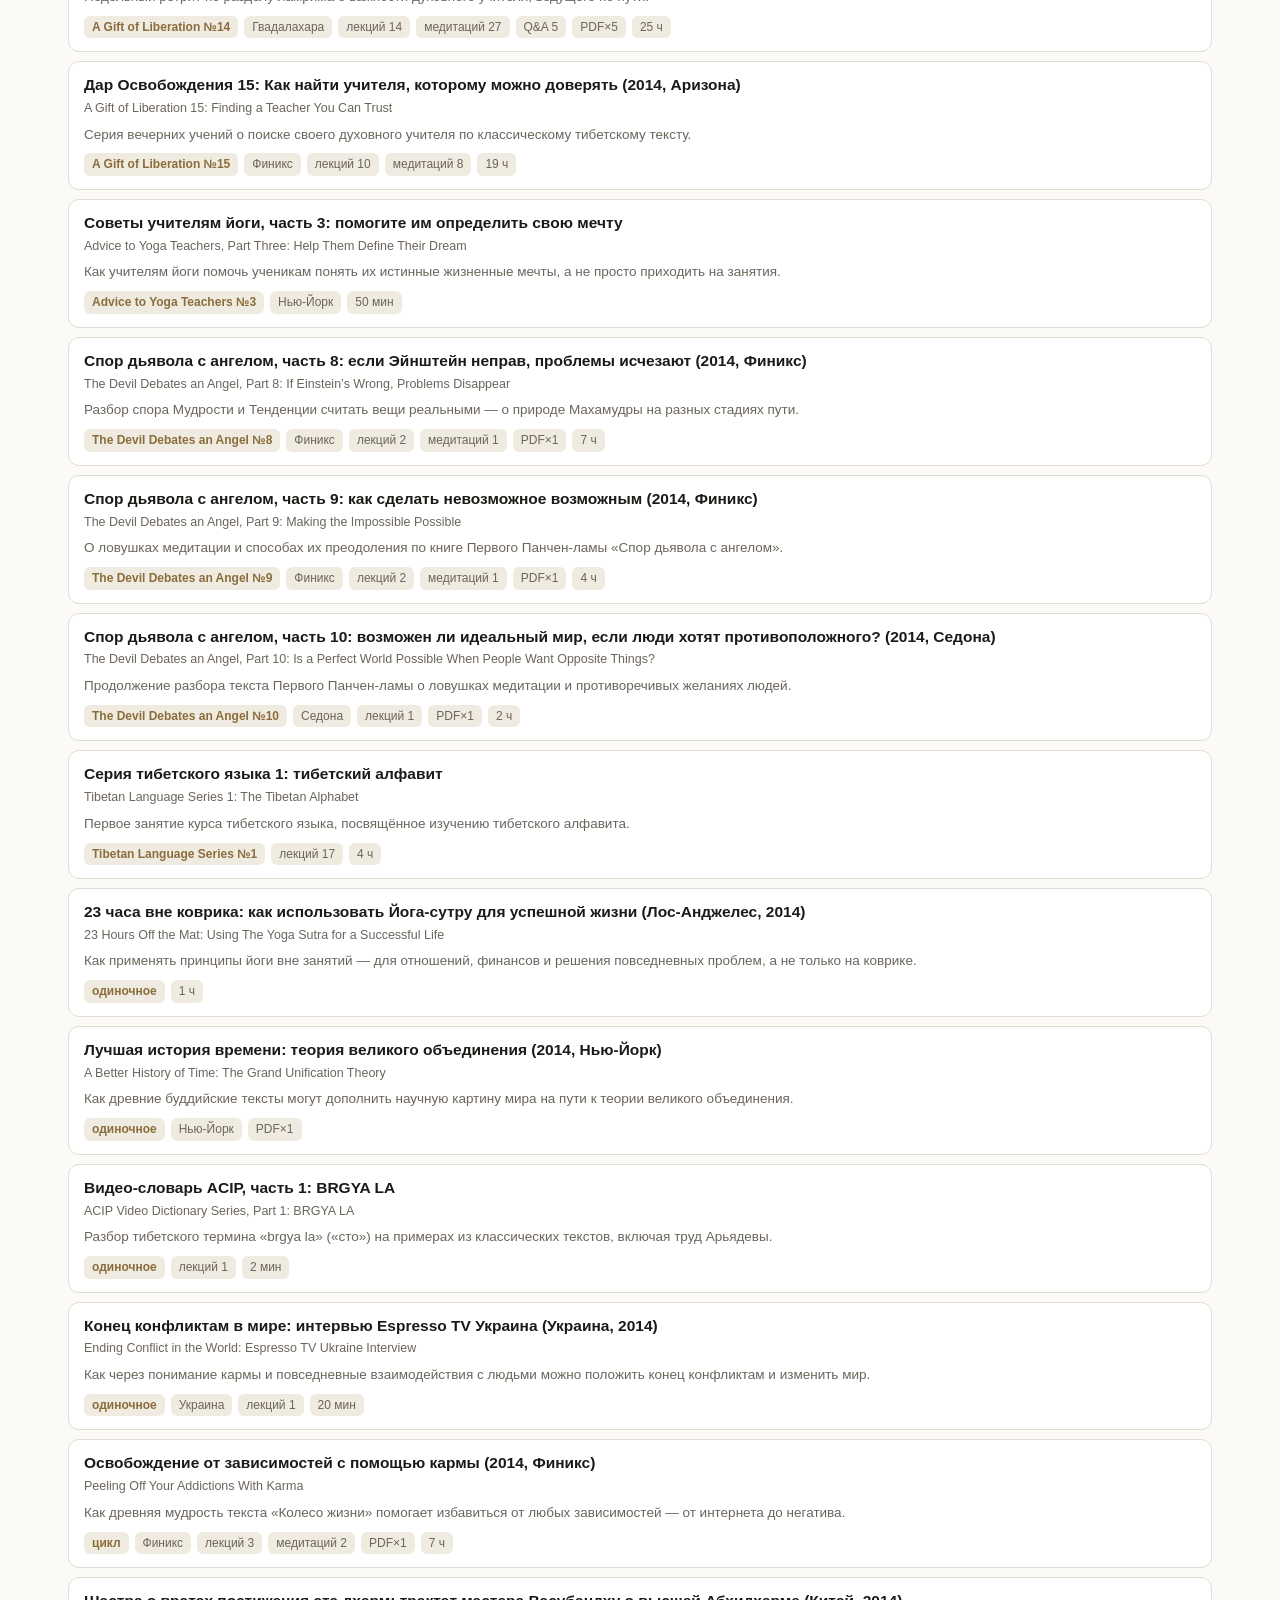
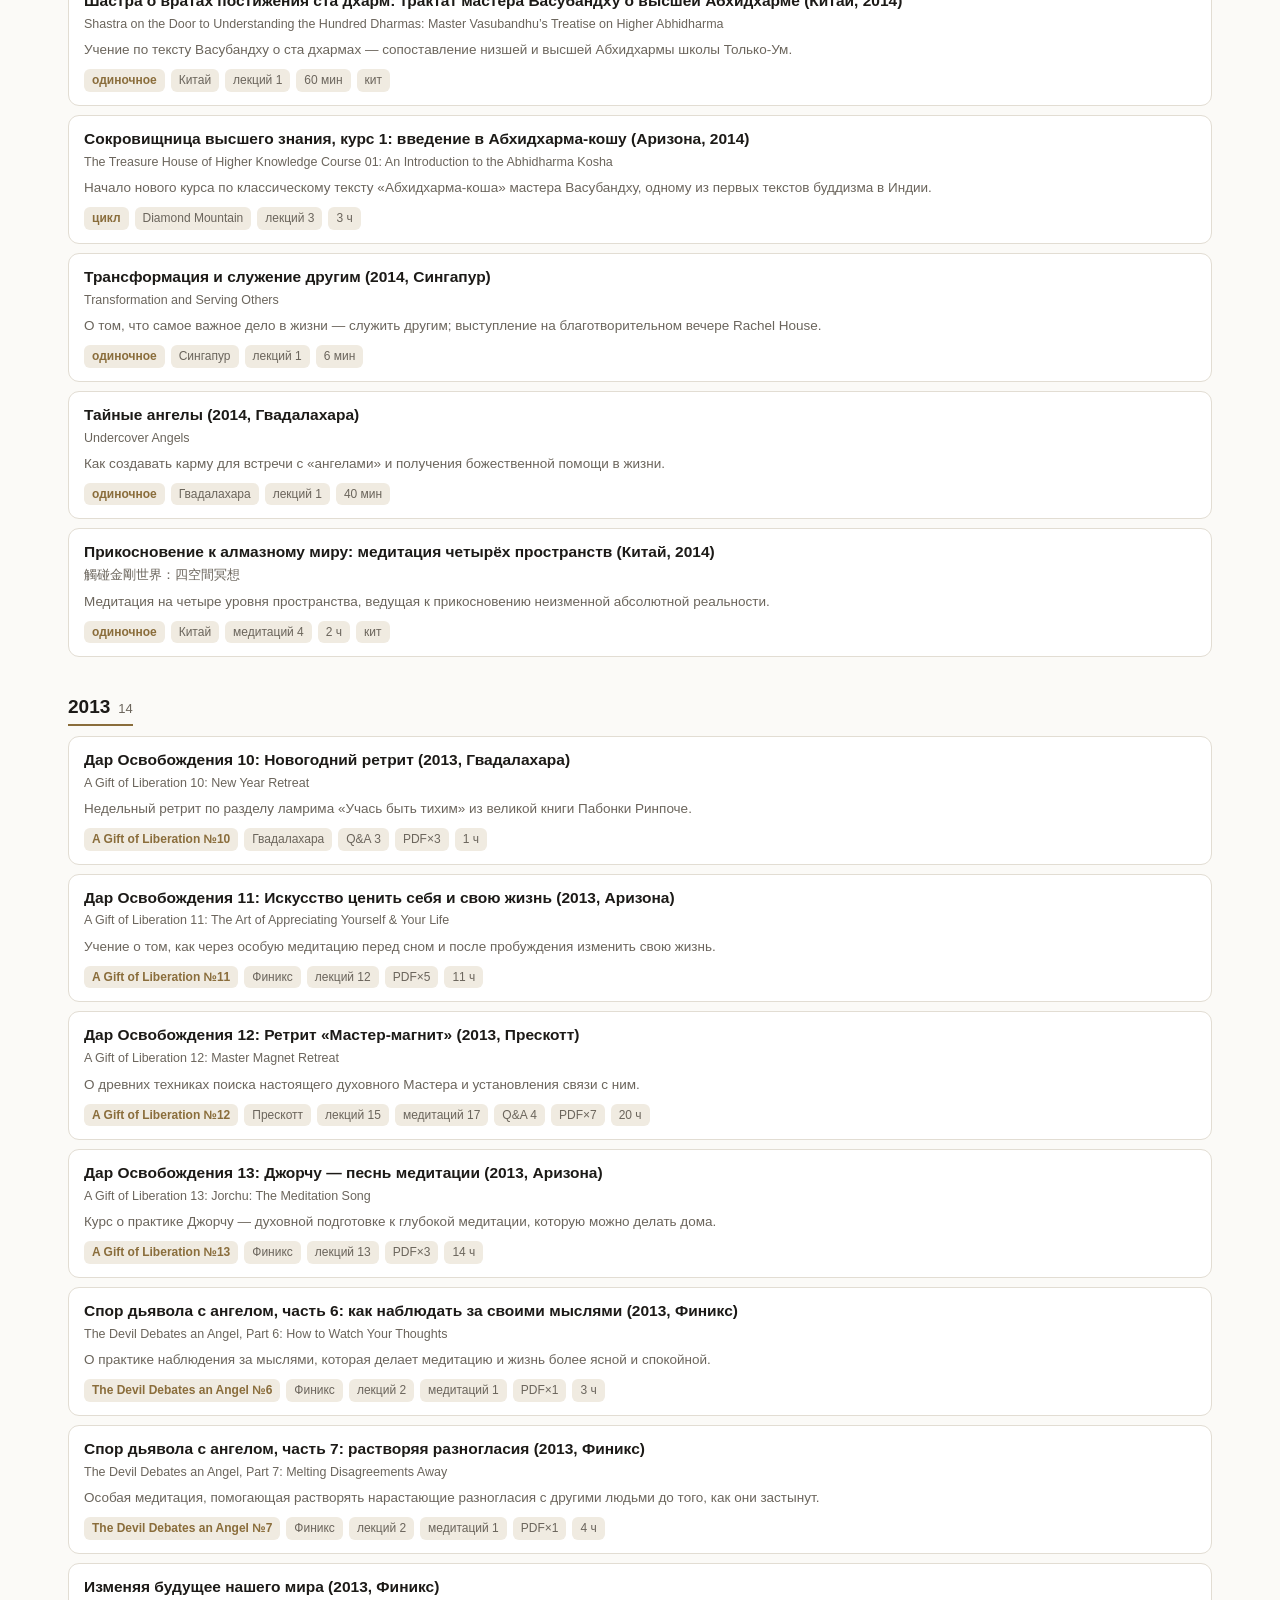
<file: tkb-catalog-20bb98d3/index.html>
<!doctype html><html lang="ru"><head><meta charset="utf-8">
<meta name="viewport" content="width=device-width,initial-scale=1">
<title>Каталог учений The Knowledge Base</title>
<style>
:root{--bg:#fbfaf7;--fg:#1c1a17;--mut:#6b655c;--line:#e2ddd3;--card:#fff;--acc:#8a6d3b;--chip:#f0ebe1}
@media(prefers-color-scheme:dark){:root{--bg:#16150f;--fg:#ece7dc;--mut:#9a938a;--line:#2f2c25;--card:#1e1c16;--acc:#c9a35f;--chip:#272419}}
*{box-sizing:border-box}
body{margin:0;background:var(--bg);color:var(--fg);font:15px/1.55 -apple-system,BlinkMacSystemFont,"Segoe UI",Roboto,sans-serif}
.wrap{max-width:1180px;margin:0 auto;padding:28px 18px 80px}
h1{font-size:26px;margin:0 0 4px;letter-spacing:-.3px}
.sub{color:var(--mut);margin:0 0 22px;font-size:14px}
.stats{display:flex;flex-wrap:wrap;gap:10px;margin-bottom:22px}
.stat{background:var(--card);border:1px solid var(--line);border-radius:10px;padding:9px 14px;min-width:96px}
.stat b{display:block;font-size:19px;line-height:1.2}
.stat span{color:var(--mut);font-size:11px;text-transform:uppercase;letter-spacing:.5px}
.controls{position:sticky;top:0;background:var(--bg);padding:12px 0;border-bottom:1px solid var(--line);z-index:5;margin-bottom:16px}
.controls .row{display:flex;flex-wrap:wrap;gap:8px;align-items:center}
input[type=search],select{background:var(--card);color:var(--fg);border:1px solid var(--line);border-radius:8px;padding:8px 11px;font:inherit;font-size:14px}
input[type=search]{flex:1;min-width:200px}
label.cb{display:inline-flex;align-items:center;gap:5px;color:var(--mut);font-size:13px;cursor:pointer;user-select:none}
.yr{margin:26px 0 10px;font-size:19px;font-weight:600;border-bottom:2px solid var(--acc);display:inline-block;padding-bottom:2px}
.cnt{color:var(--mut);font-size:13px;font-weight:400;margin-left:8px}
.card{background:var(--card);border:1px solid var(--line);border-radius:11px;padding:13px 15px;margin-bottom:9px}
.card h3{margin:0 0 3px;font-size:15.5px;font-weight:600;line-height:1.35}
.card h3 a{color:var(--fg);text-decoration:none}
.card h3 a:hover{color:var(--acc);text-decoration:underline}
.en{color:var(--mut);font-size:12.5px;margin:0 0 6px}
.topic{margin:0 0 8px;font-size:13.5px;color:var(--mut)}
.meta{display:flex;flex-wrap:wrap;gap:6px}
.chip{background:var(--chip);border-radius:6px;padding:2px 8px;font-size:12px;color:var(--mut);white-space:nowrap}
.chip.k{color:var(--acc);font-weight:600}
.chip.n{font-variant-numeric:tabular-nums}
.empty{color:var(--mut);padding:40px 0;text-align:center}
.tblwrap{overflow-x:auto}
footer{margin-top:44px;padding-top:18px;border-top:1px solid var(--line);color:var(--mut);font-size:12.5px}
</style></head><body><div class="wrap">
<h1>Каталог учений The Knowledge Base</h1>
<p class="sub">Всё, что выложено на theknowledgebase.com — учения Геше Майкла Роуча по годам проведения. Собрано машинно через REST API сайта.</p>
<div class="stats">
<div class="stat"><b>299</b><span>учений</span></div>
<div class="stat"><b>170</b><span>циклов</span></div>
<div class="stat"><b>109</b><span>одиночных</span></div>
<div class="stat"><b>1786</b><span>лекций</span></div>
<div class="stat"><b>577</b><span>медитаций</span></div>
<div class="stat"><b>346</b><span>PDF</span></div>
<div class="stat"><b>2171</b><span>часов записи</span></div>
<div class="stat"><b>13</b><span>с русской версией</span></div>
</div>
<div class="controls"><div class="row">
<input type="search" id="q" placeholder="Поиск по названию, теме, месту…">
<select id="year"><option value="">Все годы</option><option>2025</option><option>2024</option><option>2023</option><option>2022</option><option>2021</option><option>2020</option><option>2019</option><option>2018</option><option>2017</option><option>2016</option><option>2015</option><option>2014</option><option>2013</option><option>2012</option><option>2011</option><option>2010</option><option>2009</option><option>2005</option><option>2004</option><option>2003</option><option>2002</option><option>2001</option><option>2000</option><option>1999</option><option>1998</option><option>1997</option><option>1996</option><option>1995</option><option>1994</option><option>1993</option></select>
<select id="series"><option value="">Все серии</option><option value="__none__">вне серий</option><option>A Gift of Liberation</option><option>ACI Courses (1993–2005)</option><option>ACI Daily Practice Courses</option><option>ACI Foundation Courses</option><option>ACI In-Depth Course Series</option><option>Advice to Yoga Teachers</option><option>Diamond Cutter Classics</option><option>Diamond Cutter Sutra</option><option>How to do a Daily Practice</option><option>Illumination of the True Thought</option><option>Master Shantideva's Guide to the Bodhisattva's Way of Life</option><option>Silent Retreat Teachings</option><option>The Devil Debates an Angel</option><option>The Five Houses</option><option>The Wisdom of Arya Nagarjuna</option><option>Tibetan Language Series</option></select>
<select id="kind"><option value="">Любой тип</option><option>цикл</option><option>одиночное</option><option>текст</option></select>
<label class="cb"><input type="checkbox" id="ru"> есть русский</label>
<label class="cb"><input type="checkbox" id="pdf"> есть PDF</label>
</div></div>
<div id="out"></div>
<footer>Собрано 2026-07-27 · источник данных — <a href="https://www.theknowledgebase.com/en/" target="_blank" rel="noopener">theknowledgebase.com</a><br>
«Лекций» — занятия английской версии курса; медитации и Q&amp;A считаются отдельно. Отсутствие числа означает «данных нет», а не ноль. «≈» у длительности — замерена не вся дорожка курса.</footer>
</div>
<script>
const D=[{"t": "Спор дьявола с ангелом, часть 19: Пять домов, курс 1", "en": "The Devil Debates an Angel, Part 19: The Five Houses Course 1", "topic": "Буддийские дебаты Мудрости с ошибочными взглядами; 19-я часть цикла «Спор дьявола с ангелом».", "tags": ["логика", "пустота"], "y": 2025, "loc": "Аризона", "k": "цикл", "s": "The Devil Debates an Angel", "n": 19, "u": "https://www.theknowledgebase.com/en/angel-devil-april-2025/", "l": 2, "md": 0, "q": 0, "p": 2, "tr": 0, "ii": false, "txt": false, "d": 6354, "full": true, "lg": ["кит"]}, {"t": "Открывая дверь к Алмазному пути: Пять домов, курс 1", "en": "Opening the Door to the Diamond Way: The Five Houses Course 1", "topic": "Учение по автобиографической поэме Дже Цонкапы «Песнь моей духовной жизни».", "tags": ["комментарий"], "y": 2025, "loc": "Аризона", "k": "цикл", "s": "The Five Houses", "n": 1, "u": "https://www.theknowledgebase.com/en/opening-the-door-to-the-diamond-way-the-five-houses-course-01-2025-arizona/", "l": 4, "md": 0, "q": 0, "p": 0, "tr": 0, "ii": true, "txt": false, "d": 15552, "full": true, "lg": ["нем", "исп", "рус", "укр", "вьет", "кит"]}, {"t": "49 лет после прямого постижения пустоты: личное размышление Геше Майкла Роуча", "en": "49 Years After Seeing Emptiness Directly: A Personal Reflection by Geshe Michael Roach", "topic": "Геше Майкл Роуч делится личными воспоминаниями о постижении пустоты и бодхичитты в 22 года.", "tags": ["пустота", "бодхичитта", "публичная лекция"], "y": 2024, "loc": "Мексика", "k": "одиночное", "s": "", "n": null, "u": "https://www.theknowledgebase.com/en/the-direct-perception-of-emptiness-personal-reflection/", "l": 2, "md": 0, "q": 0, "p": 1, "tr": 0, "ii": false, "txt": false, "d": 7423, "full": true, "lg": ["кит"]}, {"t": "Дар Освобождения 43: Современный бодхисаттва", "en": "A Gift of Liberation 43: The Modern Bodhisattva", "topic": "Продолжение курса «Ступени пути» по тексту Пабонгки Ринпоче «Дар Освобождения»: тема современного бодхисаттвы.", "tags": ["ламрим", "бодхичитта", "ретрит"], "y": 2024, "loc": "Аризона", "k": "цикл", "s": "A Gift of Liberation", "n": 43, "u": "https://www.theknowledgebase.com/en/a-gift-of-liberation-43/", "l": 7, "md": 1, "q": 0, "p": 0, "tr": 0, "ii": true, "txt": false, "d": 34834, "full": true, "lg": ["исп", "рус", "вьет", "кит"]}, {"t": "Дар Освобождения 44: Искра радости", "en": "A Gift of Liberation 44: The Spark of Joy", "topic": "Финальный курс 14-летнего изучения «Дара Освобождения» Пабонгки Ринпоче: парамиты нравственности и терпения.", "tags": ["ламрим", "ретрит"], "y": 2024, "loc": "Киото", "k": "цикл", "s": "A Gift of Liberation", "n": 44, "u": "https://www.theknowledgebase.com/en/a-gift-of-liberation-44/", "l": 6, "md": 0, "q": 0, "p": 0, "tr": 0, "ii": true, "txt": false, "d": 23995, "full": true, "lg": ["нем", "исп", "рус", "укр", "вьет", "кит"]}, {"t": "Спор дьявола с ангелом, часть 18", "en": "The Devil Debates an Angel, Part 18", "topic": "Учения по тексту «Ангел спорит с дьяволом» Лобсанг Чокьи Гьелцена — диалог добра и зла в уме, показывающий, как ум нас обманывает.", "tags": ["медитация", "комментарий"], "y": 2024, "loc": "Мексика", "k": "цикл", "s": "The Devil Debates an Angel", "n": 18, "u": "https://www.theknowledgebase.com/en/angel-devil-jul-2024/", "l": 2, "md": 0, "q": 0, "p": 2, "tr": 0, "ii": false, "txt": false, "d": 9165, "full": true, "lg": ["кит"]}, {"t": "Мудрость Арьи Нагарджуны, курс 6: Последние главы", "en": "The Wisdom of Arya Nagarjuna Course 6: The Final Chapters", "topic": "Завершение изучения трактата Нагарджуны о пустоте — основы всех последующих буддийских учений об этом.", "tags": ["пустота", "комментарий", "ретрит"], "y": 2024, "loc": "Аризона", "k": "цикл", "s": "The Wisdom of Arya Nagarjuna", "n": 6, "u": "https://www.theknowledgebase.com/en/nagarjuna-oct-2024/", "l": 6, "md": 0, "q": 0, "p": 0, "tr": 0, "ii": false, "txt": false, "d": 24480, "full": true, "lg": ["кит"]}, {"t": "The Wisdom of Arya Nagarjuna Course 6: The Final Chapters", "en": "The Wisdom of Arya Nagarjuna Course 6: The Final Chapters", "topic": "", "tags": [], "y": 2024, "loc": "Аризона", "k": "цикл", "s": "The Wisdom of Arya Nagarjuna", "n": 6, "u": "https://www.theknowledgebase.com/en/idea-images-nagarjuna-06/", "l": 0, "md": 0, "q": 0, "p": 0, "tr": 0, "ii": true, "txt": true, "d": null, "full": true, "lg": ["нем", "исп", "рус", "укр", "вьет", "кит"]}, {"t": "Дар Освобождения 40: Магия пустотных медитаций — тонглен и обмен себя на других", "en": "A Gift of Liberation 40: The Magic of Empty Meditations: Tonglen – Exchanging Self & Others", "topic": "Практики тонглена и обмена себя на других — для развития сострадания и преодоления себялюбия.", "tags": ["медитация", "бодхичитта", "ретрит"], "y": 2023, "loc": "Аризона", "k": "цикл", "s": "A Gift of Liberation", "n": 40, "u": "https://www.theknowledgebase.com/en/a-gift-of-liberation-40/", "l": 13, "md": 5, "q": 0, "p": 0, "tr": 0, "ii": true, "txt": false, "d": 58506, "full": true, "lg": ["нем", "исп", "рус", "укр", "вьет", "кит"]}, {"t": "Дар Освобождения 41: Сила доброго сердца", "en": "A Gift of Liberation 41: The Power of a Good Heart", "topic": "Как сделать сострадание основой повседневной жизни, углубляя практики обмена себя и тонглена.", "tags": ["бодхичитта", "медитация", "ретрит"], "y": 2023, "loc": "Гвадалахара", "k": "цикл", "s": "A Gift of Liberation", "n": 41, "u": "https://www.theknowledgebase.com/en/a-gift-of-liberation-41/", "l": 9, "md": 0, "q": 0, "p": 0, "tr": 0, "ii": true, "txt": false, "d": 31545, "full": true, "lg": ["рус", "вьет", "кит"]}, {"t": "Дар Освобождения 42: Сила мечты — как воплощать великие идеи в жизнь", "en": "A Gift of Liberation 42: The Power to Dream: Bringing Great Ideas to Life", "topic": "Продолжение практик лочжонг и тонглена — путь от себялюбия к жизни, посвящённой служению другим.", "tags": ["бодхичитта", "медитация", "ретрит"], "y": 2023, "loc": "Япония", "k": "цикл", "s": "A Gift of Liberation", "n": 42, "u": "https://www.theknowledgebase.com/en/a-gift-of-liberation-42/", "l": 8, "md": 0, "q": 0, "p": 0, "tr": 0, "ii": true, "txt": false, "d": 26490, "full": true, "lg": ["исп", "рус", "вьет", "кит"]}, {"t": "Мудрость Арьи Нагарджуны, курс 5: Будда Медицины и мудрость Нагарджуны", "en": "The Wisdom of Arya Nagarjuna Course 5: Medicine Buddha & Nagarjuna’s Wisdom", "topic": "Продолжение изучения трактата Нагарджуны о пустоте в связи с практикой Будды Медицины.", "tags": ["пустота", "комментарий", "ретрит"], "y": 2023, "loc": "Аризона", "k": "цикл", "s": "The Wisdom of Arya Nagarjuna", "n": 5, "u": "https://www.theknowledgebase.com/en/nagarjuna-oct-2023/", "l": 9, "md": 0, "q": 0, "p": 0, "tr": 0, "ii": false, "txt": false, "d": 41428, "full": true, "lg": ["кит"]}, {"t": "22 метафоры бодхичитты: специальный класс", "en": "22 Metaphors for Bodhichitta: A Special Class", "topic": "22 ступени развития бодхичитты — от намерения бодхисаттвы до полного просветления, по Асанге.", "tags": ["бодхичитта", "комментарий"], "y": 2022, "loc": "Аризона", "k": "одиночное", "s": "", "n": null, "u": "https://www.theknowledgebase.com/en/22-metaphors-bodhichitta-2022/", "l": 2, "md": 0, "q": 2, "p": 0, "tr": 0, "ii": false, "txt": false, "d": 12945, "full": true, "lg": []}, {"t": "Дар Освобождения 39: Ускоряя сострадание — обмен себя на других", "en": "A Gift of Liberation 39 – Accelerate Your Compassion: Exchanging Self & Others", "topic": "Практика обмена себя на других для ускоренного развития сострадания, несмотря на проблемы записи.", "tags": ["бодхичитта", "медитация", "ретрит"], "y": 2022, "loc": "Аризона", "k": "цикл", "s": "A Gift of Liberation", "n": 39, "u": "https://www.theknowledgebase.com/en/a-gift-of-liberation-39/", "l": 18, "md": 1, "q": 2, "p": 0, "tr": 0, "ii": false, "txt": false, "d": 58006, "full": true, "lg": ["кит"]}, {"t": "A Gift of Liberation 39 – Accelerate Your Compassion: Exchanging Self & Others", "en": "A Gift of Liberation 39 – Accelerate Your Compassion: Exchanging Self & Others", "topic": "", "tags": [], "y": 2022, "loc": "Аризона", "k": "цикл", "s": "A Gift of Liberation", "n": 39, "u": "https://www.theknowledgebase.com/en/idea-images-a-gift-of-liberation-39-accelerate-your-compassion-exchanging-self-others-2022-arizona/", "l": 0, "md": 0, "q": 0, "p": 0, "tr": 0, "ii": true, "txt": true, "d": null, "full": true, "lg": ["рус", "вьет", "кит"]}, {"t": "Спор дьявола с ангелом, часть 15: Шаг в наш следующий мир", "en": "The Devil Debates an Angel, Part 15: Stepping into Our Next World", "topic": "Два дня учений Геше Майкла Роуча о медитации и природе ума по тексту «Ангел спорит с дьяволом» Лобсанг Чокьи Гьелцена.", "tags": ["медитация", "комментарий"], "y": 2022, "loc": "Аризона", "k": "цикл", "s": "The Devil Debates an Angel", "n": 15, "u": "https://www.theknowledgebase.com/en/angel-devil-feb-2022/", "l": 4, "md": 0, "q": 0, "p": 6, "tr": 0, "ii": false, "txt": false, "d": 16764, "full": true, "lg": ["кит"]}, {"t": "Спор дьявола с ангелом, часть 16: Церемония обета бодхисаттвы", "en": "The Devil Debates an Angel, Part 16: Bodhisattva Vow Ceremony", "topic": "Два дня учений о медитации и природе ума по тексту «Ангел спорит с дьяволом», включая церемонию принятия обета бодхисаттвы.", "tags": ["медитация", "бодхичитта", "комментарий"], "y": 2022, "loc": "Аризона", "k": "цикл", "s": "The Devil Debates an Angel", "n": 16, "u": "https://www.theknowledgebase.com/en/angel-devil-jul-2022/", "l": 5, "md": 0, "q": 0, "p": 1, "tr": 0, "ii": false, "txt": false, "d": 21309, "full": true, "lg": ["кит"]}, {"t": "Мудрость Арьи Нагарджуны, курс 4: тайна глав", "en": "The Wisdom of Arya Nagarjuna Course 4: The Mystery of The Chapters", "topic": "Продолжение эпической поэмы 1-го Панчен-ламы «Спор дьявола с ангелом» — учение о пустоте.", "tags": ["пустота", "комментарий", "ретрит"], "y": 2022, "loc": "Аризона", "k": "цикл", "s": "The Wisdom of Arya Nagarjuna", "n": 4, "u": "https://www.theknowledgebase.com/en/nagarjuna-jul-2022/", "l": 35, "md": 0, "q": 0, "p": 0, "tr": 0, "ii": true, "txt": false, "d": 104240, "full": true, "lg": ["нем", "исп", "рус", "вьет", "кит"]}, {"t": "12 способов сделать Новый год успешным — вдохновение из «Царя Дхармы: иллюстрированной жизни Дже Цонкапы»", "en": "12 Ways to Have a Successful New Year – Inspiration from King of the Dharma: The Illustrated Life of Je Tsongkapa", "topic": "Презентация книги «Царь Дхармы» о жизни Дже Цонкапы и советы для успешного нового года.", "tags": ["публичная лекция", "комментарий"], "y": 2021, "loc": "Аризона", "k": "одиночное", "s": "", "n": null, "u": "https://www.theknowledgebase.com/en/12-ways-to-have-a-successful-new-year-inspiration-from-king-of-the-dharma-the-illustrated-life-of-je-tsongkapa-2021-arizona/", "l": 2, "md": 0, "q": 0, "p": 0, "tr": 0, "ii": false, "txt": false, "d": 10009, "full": true, "lg": ["кит"]}, {"t": "Дар Освобождения 37: Лучшее, что ты можешь сделать в своей жизни", "en": "A Gift of Liberation 37: The Best Thing You Can Do With Your Life", "topic": "Продолжение изучения «Дара Освобождения» Пабонгки Ринпоче в период пандемии.", "tags": ["ламрим", "ретрит"], "y": 2021, "loc": "Аризона", "k": "цикл", "s": "A Gift of Liberation", "n": 37, "u": "https://www.theknowledgebase.com/en/a-gift-of-liberation-37/", "l": 15, "md": 1, "q": 4, "p": 0, "tr": 0, "ii": true, "txt": false, "d": 69539, "full": true, "lg": ["рус", "вьет", "кит"]}, {"t": "Дар Освобождения 38: Стать бодхисаттвой — шаги к более доброму миру", "en": "A Gift of Liberation 38: Becoming a Bodhisattva: Steps to Create a Kinder World", "topic": "Видение бодхисаттвы и методы создания более доброго мира по тексту «Дар Освобождения».", "tags": ["бодхичитта", "ламрим", "ретрит"], "y": 2021, "loc": "Аризона", "k": "цикл", "s": "A Gift of Liberation", "n": 38, "u": "https://www.theknowledgebase.com/en/a-gift-of-liberation-38/", "l": 18, "md": 0, "q": 0, "p": 0, "tr": 3, "ii": true, "txt": false, "d": 48942, "full": true, "lg": ["нем", "исп", "рус", "вьет", "кит"]}, {"t": "Мудрость Арьи Нагарджуны, курс 3: Пустота мантры", "en": "The Wisdom of Arya Nagarjuna Course 3: The Emptiness of Mantra", "topic": "Связь трактата Нагарджуны о пустоте с тантрической практикой мантры.", "tags": ["пустота", "тантра", "комментарий"], "y": 2021, "loc": "Аризона", "k": "цикл", "s": "The Wisdom of Arya Nagarjuna", "n": 3, "u": "https://www.theknowledgebase.com/en/nagarjuna-nov-2021/", "l": 29, "md": 0, "q": 0, "p": 0, "tr": 0, "ii": false, "txt": false, "d": 80693, "full": true, "lg": ["кит"]}, {"t": "Дар Освобождения 35: Прозрения о Колесе жизни", "en": "A Gift of Liberation 35: Insights Into The Wheel of Life", "topic": "Продолжение «Дара Освобождения» Пабонгки Ринпоче — обзор ступеней пути к просветлению.", "tags": ["ламрим", "ретрит"], "y": 2020, "loc": "Аризона", "k": "цикл", "s": "A Gift of Liberation", "n": 35, "u": "https://www.theknowledgebase.com/en/a-gift-of-liberation-35/", "l": 25, "md": 6, "q": 1, "p": 0, "tr": 40, "ii": false, "txt": false, "d": 138150, "full": false, "lg": ["кит"]}, {"t": "Дар Освобождения 36: Любовь во время вируса", "en": "A Gift of Liberation 36: Love in the Time of the Virus", "topic": "Переход от практикующих среднего уровня к высшему — мотивация любовью к другим, во время пандемии.", "tags": ["ламрим", "бодхичитта", "ретрит"], "y": 2020, "loc": "Аризона", "k": "цикл", "s": "A Gift of Liberation", "n": 36, "u": "https://www.theknowledgebase.com/en/a-gift-of-liberation-36/", "l": 28, "md": 10, "q": 0, "p": 0, "tr": 13, "ii": true, "txt": false, "d": 91458, "full": true, "lg": ["нем", "исп", "рус", "вьет", "кит"]}, {"t": "Трещины в крыле: учимся замечать признаки того, что вещи не таковы, какими кажутся", "en": "Cracks in the Wing: Learning to see the signs that things aren’t quite like that", "topic": "Учение по трактату Нагарджуны в рамках переводческой программы Геше Майкла — как замечать ложные признаки.", "tags": ["пустота", "публичная лекция"], "y": 2019, "loc": "Нью-Йорк", "k": "одиночное", "s": "", "n": null, "u": "https://www.theknowledgebase.com/en/cracks-in-the-wing-learning-to-see-the-signs-that-things-arent-quite-like-that-2019-new-york/", "l": 1, "md": 0, "q": 0, "p": 1, "tr": 0, "ii": false, "txt": false, "d": null, "full": false, "lg": []}, {"t": "Важные идеи древних школ буддизма", "en": "Important Ideas from the Ancient Schools of Buddhism", "topic": "9 важных идей древних индийских школ буддизма о разных подходах к пустоте.", "tags": ["пустота", "публичная лекция", "комментарий"], "y": 2019, "loc": "Нью-Йорк", "k": "одиночное", "s": "", "n": null, "u": "https://www.theknowledgebase.com/en/important-ideas-from-the-ancient-schools-of-buddhism-2019-new-york/", "l": 1, "md": 0, "q": 0, "p": 1, "tr": 0, "ii": false, "txt": false, "d": null, "full": false, "lg": []}, {"t": "Ступени медитации: схема с комментариями Кьябдже Триджанга Ринпоче", "en": "The Stages of Meditation: A Chart with Notes by Kyabje Trijang Rinpoche", "topic": "Курс по гравюре «Ступени медитации» — плану практики, основанному на труде Камалашилы.", "tags": ["медитация", "комментарий"], "y": 2019, "loc": "Аризона", "k": "одиночное", "s": "", "n": null, "u": "https://www.theknowledgebase.com/en/the-stages-of-meditation-a-chart-with-notes-by-kyabje-trijang-rinpoche-2019-arizona/", "l": 0, "md": 1, "q": 0, "p": 3, "tr": 0, "ii": false, "txt": false, "d": null, "full": false, "lg": []}, {"t": "Дар Освобождения 32: Пустое возникновение, ментальные бомбы — новый способ жить", "en": "A Gift of Liberation 32: Empty Coming, Mental Bombs: A New Way to Live Our Life", "topic": "10-дневный ретрит по «Дару Освобождения»: как находить и обезвреживать ментальные бомбы.", "tags": ["ламрим", "ретрит"], "y": 2019, "loc": "Аризона", "k": "цикл", "s": "A Gift of Liberation", "n": 32, "u": "https://www.theknowledgebase.com/en/lamrim32/", "l": 6, "md": 5, "q": 0, "p": 0, "tr": 0, "ii": false, "txt": false, "d": 7766, "full": false, "lg": ["кит"]}, {"t": "Дар Освобождения 33: Сеем семена провидца", "en": "A Gift of Liberation 33: Planting the Seeds of the Seer", "topic": "Как события в уме создают внешний мир, и как использовать это для прекрасной жизни.", "tags": ["карма", "ламрим", "ретрит"], "y": 2019, "loc": "Мексика", "k": "цикл", "s": "A Gift of Liberation", "n": 33, "u": "https://www.theknowledgebase.com/en/a-gift-of-liberation-33/", "l": 5, "md": 2, "q": 0, "p": 0, "tr": 0, "ii": false, "txt": false, "d": 7180, "full": false, "lg": []}, {"t": "Дар Освобождения 34: Победа над негативными мыслями", "en": "A Gift of Liberation 34: Victory Over Our Negative Thoughts", "topic": "Как ум создаёт внешний мир и как побеждать негативные мысли для счастливой жизни.", "tags": ["ламрим", "карма", "ретрит"], "y": 2019, "loc": "Бали", "k": "цикл", "s": "A Gift of Liberation", "n": 34, "u": "https://www.theknowledgebase.com/en/a-gift-of-liberation-34-victory-over-our-negative-thoughts-2019-bali/", "l": 9, "md": 4, "q": 0, "p": 5, "tr": 0, "ii": false, "txt": false, "d": 3019, "full": false, "lg": ["кит"]}, {"t": "Серия ежедневных практик ACI — Тонглен: размышления о практике даяния и принятия", "en": "ACI Daily Practice Series – Tong Len: Contemplations on the Practice of Giving and Taking", "topic": "Медитация тонглен — развитие сострадания к близким, безразличным и тем, кто причиняет вред.", "tags": ["медитация", "бодхичитта"], "y": 2019, "loc": "Аризона", "k": "цикл", "s": "ACI Daily Practice Courses", "n": null, "u": "https://www.theknowledgebase.com/en/aci-daily-practice-series-tong-len-contemplations-on-the-practice-of-giving-and-taking-2019-arizona/", "l": 1, "md": 5, "q": 0, "p": 1, "tr": 0, "ii": false, "txt": false, "d": 13299, "full": true, "lg": []}, {"t": "Базовый курс ACI 1: Главные учения буддизма (2019, Аризона)", "en": "ACI Foundation Course 1: The Principal Teachings of Buddhism", "topic": "Первый курс подготовки преподавателей ACI — как освоить и передать будущим поколениям базовые учения ACI.", "tags": ["ламрим", "комментарий"], "y": 2019, "loc": "Аризона", "k": "цикл", "s": "ACI Foundation Courses", "n": 1, "u": "https://www.theknowledgebase.com/en/aci-foundation-course-1-the-principal-teachings-of-buddhism-2019-arizona/", "l": 15, "md": 2, "q": 0, "p": 9, "tr": 0, "ii": false, "txt": false, "d": 9517, "full": false, "lg": ["кит"]}, {"t": "Базовый курс ACI 2: Прибежище в буддизме — идеи из праджняпарамиты (2019, Мексика)", "en": "ACI Foundation Course 2: Buddhist Refuge, a Collection of Great Ideas from the Perfection of Wisdom", "topic": "Курс о прибежище как ключевом акте буддиста и связанных идеях бодхичитты, бодхисаттвы и нирваны.", "tags": ["бодхичитта", "сутра"], "y": 2019, "loc": "Мексика", "k": "цикл", "s": "ACI Foundation Courses", "n": 2, "u": "https://www.theknowledgebase.com/en/aci-foundation-course-2/", "l": 14, "md": 0, "q": 0, "p": 5, "tr": 0, "ii": false, "txt": false, "d": 19221, "full": false, "lg": ["кит"]}, {"t": "Базовый курс ACI 3: Прикладная медитация (2019, Аризона)", "en": "ACI Foundation Course 3: Applied Meditation", "topic": "Курс о медитации в традиции Цонкапы — точная методика с многовековой линией передачи, основа личной практики.", "tags": ["медитация"], "y": 2019, "loc": "Аризона", "k": "цикл", "s": "ACI Foundation Courses", "n": 3, "u": "https://www.theknowledgebase.com/en/aci-foundation-course-3-applied-meditation-2019-arizona/", "l": 7, "md": 0, "q": 0, "p": 3, "tr": 0, "ii": false, "txt": false, "d": null, "full": false, "lg": []}, {"t": "Спор дьявола с ангелом, часть 13: Диалог об уме и медитации", "en": "The Devil Debates an Angel, Part 13: A Dialogue on Mind and Meditation", "topic": "Три дня учений Геше Майкла Роуча о медитации и природе ума в Седоне по тексту «Ангел спорит с дьяволом» Лобсанг Чокьи Гьелцена.", "tags": ["медитация", "комментарий"], "y": 2019, "loc": "Аризона", "k": "цикл", "s": "The Devil Debates an Angel", "n": 13, "u": "https://www.theknowledgebase.com/en/the-devil-debates-an-angel-part-13-a-dialogue-on-mind-and-meditation-2019-arizona/", "l": 3, "md": 0, "q": 0, "p": 2, "tr": 0, "ii": false, "txt": false, "d": 19875, "full": true, "lg": []}, {"t": "Мудрость арьи Нагарджуны, курс 2: путешествие вглубь величайшей мудрости древнего мудреца (2019, Аризона)", "en": "The Wisdom of Arya Nagarjuna Course 2: An Exploration of the Greatest Wisdom from the Ancient Sage", "topic": "10-дневный ретрит по мудрости Нагарджуны — глубинный смысл его текстов и применение понимания реальности в жизни.", "tags": ["пустота", "ретрит"], "y": 2019, "loc": "Аризона", "k": "цикл", "s": "The Wisdom of Arya Nagarjuna", "n": 2, "u": "https://www.theknowledgebase.com/en/the-wisdom-of-arya-nagarjuna-course-2-an-exploration-of-the-greatest-wisdom-from-the-ancient-sage-2019-arizona/", "l": 7, "md": 0, "q": 0, "p": 0, "tr": 0, "ii": false, "txt": false, "d": 1077, "full": false, "lg": ["кит"]}, {"t": "8 невозможностей арьи Нагарджуны на кухне: высшая мудрость для реальной жизни (2018, Таиланд)", "en": "Arya Nagarjuna’s 8 Impossibles in the Kitchen: Highest Wisdom for Real Life", "topic": "Особый класс для волонтёров о ключевой идее буддизма — пустоте — по трудам Нагарджуны.", "tags": ["пустота"], "y": 2018, "loc": "Таиланд", "k": "цикл", "s": "", "n": null, "u": "https://www.theknowledgebase.com/en/8-impossibles-2018-thailand/", "l": 4, "md": 0, "q": 0, "p": 0, "tr": 0, "ii": false, "txt": false, "d": null, "full": false, "lg": ["кит"]}, {"t": "Неожиданный финал Сутры Алмазного Огранщика по Камалашиле (2018, Нью-Йорк)", "en": "Kamalashila’s Surprise Ending to the Diamond Cutter Sutra", "topic": "Разбор знаменитых финальных стихов Алмазного Огранщика через древний комментарий мудреца Камалашилы.", "tags": ["сутра", "комментарий"], "y": 2018, "loc": "Нью-Йорк", "k": "одиночное", "s": "", "n": null, "u": "https://www.theknowledgebase.com/en/kamalashila-feb-2018-nyc/", "l": 2, "md": 0, "q": 0, "p": 0, "tr": 0, "ii": false, "txt": false, "d": 13901, "full": true, "lg": []}, {"t": "Полный Танец Льва: лифт к прямому постижению пустоты (2018, Аризона)", "en": "The Complete Dance of the Lion: Riding the Elevator to the Direct Perception of Emptiness", "topic": "Курс медитации «Танец Льва» — практика для Колеса жизни, ведущая к прямому постижению пустоты.", "tags": ["пустота", "медитация"], "y": 2018, "loc": "Аризона", "k": "цикл", "s": "", "n": null, "u": "https://www.theknowledgebase.com/en/the-complete-dance-of-the-lion-riding-the-elevator-to-the-direct-perception-of-emptiness-2018-arizona/", "l": 9, "md": 5, "q": 0, "p": 4, "tr": 0, "ii": false, "txt": false, "d": 206192, "full": true, "lg": ["кит"]}, {"t": "Дар Освобождения 29: Великий побег — история, которой не должно было случиться (2018, Аризона)", "en": "A Gift of Liberation 29: The Great Escape, From a Story That Doesn’t Have to Happen", "topic": "10-дневный ретрит об освобождении от шести главных проблем жизни и методах их преодоления мудростью и состраданием.", "tags": ["ламрим", "ретрит"], "y": 2018, "loc": "Diamond Mountain", "k": "цикл", "s": "A Gift of Liberation", "n": 29, "u": "https://www.theknowledgebase.com/en/steps-to-enlightenment-29/", "l": 12, "md": 0, "q": 0, "p": 0, "tr": 0, "ii": false, "txt": false, "d": 7357, "full": false, "lg": []}, {"t": "Дар Освобождения 30: Навигация Великого Пути — понимание Колеса жизни (2018, Мексика)", "en": "A Gift of Liberation 30: Navigating The Great Journey, Understanding the Wheel of Life", "topic": "Продолжение серии «Дар Освобождения» по тексту Пабонгки Ринпоче — как жить этими учениями сегодня.", "tags": ["ламрим"], "y": 2018, "loc": "Мексика", "k": "цикл", "s": "A Gift of Liberation", "n": 30, "u": "https://www.theknowledgebase.com/en/steps-to-enlightenment-30/", "l": 15, "md": 3, "q": 0, "p": 1, "tr": 0, "ii": false, "txt": false, "d": 105295, "full": true, "lg": ["кит"]}, {"t": "Дар Освобождения 31: Как сделать свой ум прекрасным местом (2018, Таиланд)", "en": "A Gift of Liberation 31: How to Make Your Mind a Beautiful Place", "topic": "Продолжение серии «Дар Освобождения» по тексту Пабонгки Ринпоче — практическое применение ламрима в жизни.", "tags": ["ламрим", "медитация"], "y": 2018, "loc": "Таиланд", "k": "цикл", "s": "A Gift of Liberation", "n": 31, "u": "https://www.theknowledgebase.com/en/lamrim31/", "l": 8, "md": 25, "q": 0, "p": 0, "tr": 0, "ii": false, "txt": false, "d": null, "full": false, "lg": ["кит"]}, {"t": "Медитации мастера Камалашилы на Сутру Алмазного Огранщика, часть 5 — Честь быть подростком (2018, Аризона)", "en": "Master Kamalashila Meditations on the Diamond Cutter Sutra, Part 5 – The Honor of Being A Teenager", "topic": "Финальная часть серии медитаций по комментарию Камалашилы — ответы Будды на пять загадочных вопросов сутры.", "tags": ["сутра", "медитация", "комментарий"], "y": 2018, "loc": "Аризона", "k": "цикл", "s": "Diamond Cutter Sutra", "n": 5, "u": "https://www.theknowledgebase.com/en/kamalashila-5/", "l": 4, "md": 0, "q": 0, "p": 3, "tr": 0, "ii": false, "txt": false, "d": null, "full": false, "lg": []}, {"t": "Дьявол спорит с ангелом, часть 12: диалог о медитации и природе ума (2018, Аризона)", "en": "The Devil Debates an Angel, Part 12: A Dialogue on Meditation and the Nature of the Mind", "topic": "Учения по тексту «Ангел спорит с дьяволом» о медитации, природе ума и о том, как ум нас обманывает.", "tags": ["медитация"], "y": 2018, "loc": "Аризона", "k": "цикл", "s": "The Devil Debates an Angel", "n": 12, "u": "https://www.theknowledgebase.com/en/the-devil-debates-an-angel-part-12/", "l": 4, "md": 0, "q": 0, "p": 3, "tr": 0, "ii": false, "txt": false, "d": null, "full": false, "lg": []}, {"t": "Мудрость арьи Нагарджуны, курс 1: Восемь невидимых (2018, Аризона)", "en": "The Wisdom of Arya Nagarjuna Course One: The Eight Invisibles", "topic": "10-дневный ретрит по мудрости Нагарджуны — глубинный смысл его текстов и применение к повседневной жизни.", "tags": ["пустота", "ретрит"], "y": 2018, "loc": "Аризона", "k": "цикл", "s": "The Wisdom of Arya Nagarjuna", "n": 1, "u": "https://www.theknowledgebase.com/en/the-wisdom-of-arya-nagarjuna-01/", "l": 9, "md": 0, "q": 0, "p": 29, "tr": 0, "ii": false, "txt": false, "d": 48041, "full": true, "lg": ["кит"]}, {"t": "Курс переводчиков азиатской классики 1 (Аризона, 2017)", "en": "Asian Classics Translator Course 1", "topic": "Курс подготовки переводчиков буддийской классики — задача Геше Майкла завершить перевод текстов линии для Запада.", "tags": ["тибетский язык"], "y": 2017, "loc": "", "k": "одиночное", "s": "", "n": null, "u": "https://www.theknowledgebase.com/en/asian-classics-translator-course-1-arizona-2017/", "l": 2, "md": 0, "q": 0, "p": 0, "tr": 0, "ii": false, "txt": false, "d": 16217, "full": true, "lg": []}, {"t": "Остановка колеса страданий: тайное учение о Колесе жизни (2017, Мексика)", "en": "Shutting Down the Cycle of Pain: A Secret Teaching on the Wheel of Life", "topic": "Два особых занятия по ваджраянскому тексту о том, как разорвать цикл страданий и создать восходящие спирали в жизни.", "tags": ["тантра", "карма"], "y": 2017, "loc": "Мексика", "k": "цикл", "s": "", "n": null, "u": "https://www.theknowledgebase.com/en/shutting-down-cycle/", "l": 3, "md": 0, "q": 0, "p": 0, "tr": 0, "ii": false, "txt": false, "d": 15377, "full": true, "lg": ["кит"]}, {"t": "Танец Льва: медитация для Колеса жизни (2017, Мексика)", "en": "The Lion’s Dance: A Meditation for the Wheel of Life", "topic": "Медитация Майтреи для Асанги — практика бодхисаттв после прямого постижения пустоты, посвящённая Колесу жизни.", "tags": ["медитация", "пустота"], "y": 2017, "loc": "Мексика", "k": "цикл", "s": "", "n": null, "u": "https://www.theknowledgebase.com/en/lionsdance/", "l": 5, "md": 32, "q": 0, "p": 4, "tr": 0, "ii": false, "txt": false, "d": 53466, "full": true, "lg": ["кит"]}, {"t": "Восемь строф взращивания доброго сердца (2017, Пекин)", "en": "修煉善心之八大偈頌", "topic": "Персональный урок для одного ученика в Пекине по «Восьми строфам преобразования ума» — практические советы, как стать добрее.", "tags": ["бодхичитта", "комментарий"], "y": 2017, "loc": "Beijing", "k": "одиночное", "s": "", "n": null, "u": "https://www.theknowledgebase.com/zh/8verses-2017-china-geshemichael-zh/", "l": 1, "md": 0, "q": 0, "p": 0, "tr": 0, "ii": false, "txt": false, "d": 6994, "full": true, "lg": ["кит"]}, {"t": "Дар Освобождения 25: Совершенное прибежище (2017, Аризона)", "en": "A Gift of Liberation 25: Perfect Shelter", "topic": "Продолжение серии «Дар Освобождения» — от идеи прибежища к тому, как оно закладывает основу духовного пути.", "tags": ["ламрим"], "y": 2017, "loc": "Diamond Mountain", "k": "цикл", "s": "A Gift of Liberation", "n": 25, "u": "https://www.theknowledgebase.com/en/steps-to-enlightenment-25/", "l": 15, "md": 72, "q": 0, "p": 1, "tr": 0, "ii": false, "txt": false, "d": 117347, "full": true, "lg": ["кит"]}, {"t": "Дар Освобождения 26: Реальность кармы (2017, Мексика)", "en": "A Gift of Liberation 26: The Reality of Karma", "topic": "Продолжение серии «Дар Освобождения» — карма как истинная скрытая причина всего происходящего в мире.", "tags": ["ламрим", "карма"], "y": 2017, "loc": "Мексика", "k": "цикл", "s": "A Gift of Liberation", "n": 26, "u": "https://www.theknowledgebase.com/en/steps-to-enlightenment-26/", "l": 19, "md": 21, "q": 0, "p": 2, "tr": 0, "ii": false, "txt": false, "d": 142350, "full": true, "lg": ["кит"]}, {"t": "Дар Освобождения 27: Четыре цветка (2017, Аризона)", "en": "A Gift of Liberation 27: The Four Flowers", "topic": "9-дневный ретрит о карме — простая, но глубокая идея посева кармических семян.", "tags": ["ламрим", "карма", "ретрит"], "y": 2017, "loc": "Аризона", "k": "цикл", "s": "A Gift of Liberation", "n": 27, "u": "https://www.theknowledgebase.com/en/steps-to-enlightenment-27/", "l": 10, "md": 0, "q": 0, "p": 0, "tr": 0, "ii": false, "txt": false, "d": 63670, "full": true, "lg": ["кит"]}, {"t": "Дар Освобождения 28: Ретрит по обустройству пространства практики (2017, Таиланд)", "en": "A Gift of Liberation 28: Building My Practice Space Retreat", "topic": "Ретрит по ламриму Пабонгки Ринпоче — как распознать шесть главных проблем жизни большинства людей.", "tags": ["ламрим", "ретрит"], "y": 2017, "loc": "Таиланд", "k": "цикл", "s": "A Gift of Liberation", "n": 28, "u": "https://www.theknowledgebase.com/en/steps-to-enlightenment-28/", "l": 8, "md": 4, "q": 0, "p": 0, "tr": 0, "ii": false, "txt": false, "d": 20796, "full": false, "lg": ["кит"]}, {"t": "Медитации мастера Камалашилы на Сутру Алмазного Огранщика, часть 4 — Девять посланий: неожиданный финал сутры (2017, Аризона)", "en": "Master Kamalashila Meditations on the Diamond Cutter Sutra, Part 4 – The Nine Messages: Kamalashila’s Surprise Ending to the Diamond Cutter Sutra", "topic": "Глубочайшие смыслы предельной реальности и пошаговые медитации по комментарию Камалашилы на Алмазный Огранщик.", "tags": ["сутра", "медитация", "комментарий"], "y": 2017, "loc": "Аризона", "k": "цикл", "s": "Diamond Cutter Sutra", "n": 4, "u": "https://www.theknowledgebase.com/en/kamalashila-4/", "l": 7, "md": 0, "q": 0, "p": 3, "tr": 0, "ii": false, "txt": false, "d": 48855, "full": true, "lg": ["кит"]}, {"t": "Дьявол спорит с ангелом, часть 11: стрельба по мишени с завязанными глазами (2017, Аризона)", "en": "The Devil Debates an Angel, Part 11: Target Shooting with a Blindfold On", "topic": "Учения о пустоте по древнему тибетскому тексту Первого Панчен-ламы «Ангел спорит с дьяволом».", "tags": ["пустота"], "y": 2017, "loc": "Аризона", "k": "цикл", "s": "The Devil Debates an Angel", "n": 11, "u": "https://www.theknowledgebase.com/en/the-devil-debates-an-angel-11/", "l": 4, "md": 0, "q": 0, "p": 1, "tr": 0, "ii": false, "txt": false, "d": 20785, "full": true, "lg": ["кит"]}, {"t": "Интервью с Бернд Кольбом «Атман» (Берлин, 2016)", "en": "Bernd Kolb “Atman” Interview", "topic": "Интервью на тему понятия Атман (представление о собственном «я») с предпринимателем Бернд Кольбом.", "tags": ["публичная лекция"], "y": 2016, "loc": "", "k": "одиночное", "s": "", "n": null, "u": "https://www.theknowledgebase.com/en/bernd-kolb-atman-interview-berlin-2016/", "l": 1, "md": 0, "q": 0, "p": 0, "tr": 0, "ii": false, "txt": false, "d": 7566, "full": true, "lg": []}, {"t": "От земли до неба: 22 уровня бодхичитты из Абхисамаяаланкары (Пекин, 2016)", "en": "From Earth to Sky: 22 levels of Bodhichitta from the Abhisamayalankara", "topic": "22 ступени развития бодхичитты по «Украшению из ясных постижений» Асанги с комментарием Цонкапы «Золотая гирлянда».", "tags": ["бодхичитта", "комментарий"], "y": 2016, "loc": "", "k": "одиночное", "s": "", "n": null, "u": "https://www.theknowledgebase.com/en/from-earth-to-sky-22-levels-of-bodhichitta-from-the-abhisamayalankara-beijing-2016/", "l": 1, "md": 0, "q": 0, "p": 0, "tr": 0, "ii": true, "txt": false, "d": 6151, "full": true, "lg": ["кит"]}, {"t": "Как удвоить свой бизнес в этом году (Мумбаи, 2016)", "en": "How to Double Your Business This Year", "topic": "Лекция для алмазной индустрии Индии о применении древней мудрости для удвоения бизнеса за год.", "tags": ["бизнес"], "y": 2016, "loc": "", "k": "одиночное", "s": "", "n": null, "u": "https://www.theknowledgebase.com/en/how-to-double-your-business-this-year-mumbai-2016/", "l": 1, "md": 0, "q": 0, "p": 0, "tr": 0, "ii": false, "txt": false, "d": 4728, "full": true, "lg": []}, {"t": "Как учить о пустоте: пример с ручкой (2016, Мексика)", "en": "How to Teach About Emptiness: The Pen", "topic": "Геше Майкл Роуч объясняет, как преподавать идею пустоты на примере обычной ручки.", "tags": ["пустота", "публичная лекция"], "y": 2016, "loc": "Мексика", "k": "одиночное", "s": "", "n": null, "u": "https://www.theknowledgebase.com/en/how-to-teach-about-emptiness-the-pen-2016-mexico/", "l": 1, "md": 0, "q": 0, "p": 0, "tr": 0, "ii": false, "txt": false, "d": 2621, "full": true, "lg": ["кит"]}, {"t": "Запирая дверь в низшие миры: высшая защита на Пути подготовки (Мексика, 2016)", "en": "Locking The Door to the Lower Realms: Ultimate Protection on the Path of Preparation", "topic": "О Пути подготовки — втором из пяти духовных путей, где углублённое понимание пустоты готовит к её прямому постижению.", "tags": ["пустота", "ламрим"], "y": 2016, "loc": "Мексика", "k": "одиночное", "s": "", "n": null, "u": "https://www.theknowledgebase.com/en/locking-the-door-to-the-lower-realms-ultimate-protection-on-the-path-of-preparation-mexico-2016/", "l": 2, "md": 0, "q": 0, "p": 0, "tr": 0, "ii": false, "txt": false, "d": 12345, "full": true, "lg": ["кит"]}, {"t": "Специальная трансляция: Колесо жизни", "en": "Special Live Broadcast: The Wheel of Life", "topic": "Учение о Колесе жизни — классическом буддийском образе круговорота перерождений в сансаре.", "tags": ["карма", "ламрим", "публичная лекция"], "y": 2016, "loc": "Таиланд", "k": "одиночное", "s": "", "n": null, "u": "https://www.theknowledgebase.com/en/special-live-broadcast-the-wheel-of-life/", "l": 1, "md": 0, "q": 0, "p": 0, "tr": 0, "ii": false, "txt": false, "d": 5807, "full": true, "lg": ["кит"]}, {"t": "Реализованный Асанга о высшей защите, часть первая (2016, Аризона)", "en": "The Realized Asanga on Higher Protection, Part One", "topic": "Углублённое учение о защите от низших перерождений после смерти на примере истории мастера Асанги, в рамках ретрита Дар Освобождения 23.", "tags": ["ламрим", "медитация", "ретрит"], "y": 2016, "loc": "Diamond Mountain", "k": "одиночное", "s": "", "n": null, "u": "https://www.theknowledgebase.com/en/asanga-protection/", "l": 2, "md": 0, "q": 0, "p": 0, "tr": 0, "ii": false, "txt": false, "d": 11650, "full": true, "lg": ["кит"]}, {"t": "Использование опыта смерти как пути к сущностному телу будды (Аризона, 2016)", "en": "Using the experience of death as a path to reach the essence body of a Buddha", "topic": "Медитация на стадии умирания и на пустоту в критический момент этого процесса как способ увидеть пустоту напрямую и достичь тела будды.", "tags": ["пустота", "медитация", "ламрим"], "y": 2016, "loc": "Аризона", "k": "одиночное", "s": "", "n": null, "u": "https://www.theknowledgebase.com/en/meditation-death/", "l": 2, "md": 0, "q": 0, "p": 0, "tr": 0, "ii": false, "txt": false, "d": 4823, "full": true, "lg": ["кит"]}, {"t": "Быстрое руководство по пониманию кармических семян (2016, Мексика)", "en": "理解業力種子的快速指南", "topic": "Краткое изложение системы «пять по четыре»: шаги посева, законы кармы, способы созревания и силы очищения плохих семян.", "tags": ["карма", "медитация"], "y": 2016, "loc": "墨西哥", "k": "одиночное", "s": "", "n": null, "u": "https://www.theknowledgebase.com/zh/karmic-seed-guide-zh/", "l": 1, "md": 0, "q": 0, "p": 0, "tr": 0, "ii": false, "txt": false, "d": 687, "full": true, "lg": ["кит"]}, {"t": "Дар Освобождения 21: Ретрит «Радость непостоянства» (2016, Аризона)", "en": "A Gift of Liberation 21: The Joy of Impermanence Retreat", "topic": "10-дневный ретрит по классическому тексту Пабонки Ринпоче — как жить каждый день с радостью и интенсивностью, будто он последний.", "tags": ["ламрим", "медитация", "ретрит"], "y": 2016, "loc": "Аризона", "k": "цикл", "s": "A Gift of Liberation", "n": 21, "u": "https://www.theknowledgebase.com/en/steps-to-enlightenment-21/", "l": 17, "md": 0, "q": 0, "p": 2, "tr": 0, "ii": false, "txt": false, "d": 101207, "full": true, "lg": ["кит"]}, {"t": "Дар Освобождения 22: Ретрит «Безграничная удача» (2016, Мексика)", "en": "A Gift of Liberation 22: Unlimited Fortune Retreat", "topic": "Ретрит о том, как максимально быстро создавать хорошую карму — единственную настоящую защиту, приносящую богатство, любовь, здоровье и покой.", "tags": ["карма", "ламрим", "ретрит"], "y": 2016, "loc": "Мексика", "k": "цикл", "s": "A Gift of Liberation", "n": 22, "u": "https://www.theknowledgebase.com/en/steps-to-enlightenment-22/", "l": 13, "md": 17, "q": 0, "p": 3, "tr": 0, "ii": false, "txt": false, "d": 74664, "full": true, "lg": ["кит"]}, {"t": "Дар Освобождения 23: Защита от жизни и смерти (2016, Аризона)", "en": "A Gift of Liberation 23: Protection from Life & Death", "topic": "Ретрит по классике Пабонки Ринпоче о медитации на смерть для обновления практики; завершена часть текста о мирах животных и адов.", "tags": ["ламрим", "медитация", "ретрит"], "y": 2016, "loc": "Diamond Mountain", "k": "цикл", "s": "A Gift of Liberation", "n": 23, "u": "https://www.theknowledgebase.com/en/steps-to-enlightenment-23/", "l": 12, "md": 11, "q": 0, "p": 2, "tr": 0, "ii": false, "txt": false, "d": 77606, "full": true, "lg": ["кит"]}, {"t": "Дар Освобождения 24: Пустой будда — высшая защита (2016, Таиланд)", "en": "A Gift of Liberation 24: Empty Buddha: The Ultimate Protection", "topic": "О том, что настоящая защита от опасностей жизни — сила, невидимая глазу, связанная с пустотой и природой будды.", "tags": ["пустота", "ламрим", "ретрит"], "y": 2016, "loc": "Таиланд", "k": "цикл", "s": "A Gift of Liberation", "n": 24, "u": "https://www.theknowledgebase.com/en/steps-to-enlightenment-24/", "l": 18, "md": 16, "q": 0, "p": 1, "tr": 0, "ii": false, "txt": false, "d": 117450, "full": false, "lg": ["кит"]}, {"t": "Медитации мастера Камалашилы на Сутру Алмазного Огранщика, часть третья: Слёзы арьи (2016, Аризона)", "en": "Master Kamalashila Meditations on the Diamond Cutter Sutra, Part Three: An Arya’s Tears", "topic": "Третья из четырёх частей серии по комментарию мастера Камалашилы — редко преподаваемые медитации на пустоту.", "tags": ["пустота", "медитация", "комментарий", "ретрит"], "y": 2016, "loc": "Аризона", "k": "цикл", "s": "Diamond Cutter Sutra", "n": null, "u": "https://www.theknowledgebase.com/en/kamalashila-3/", "l": 5, "md": 0, "q": 0, "p": 2, "tr": 0, "ii": false, "txt": false, "d": null, "full": false, "lg": ["кит"]}, {"t": "Мастер Камалашила: медитации на Сутру Алмазного Огранщика, часть первая (Аризона, 2016)", "en": "Master Kamalashila: Meditations on the Diamond Cutter Sutra, Part One", "topic": "Первая из четырёх частей ретрита по редко преподаваемым медитациям на пустоту из комментария мастера Камалашилы.", "tags": ["пустота", "медитация", "комментарий", "ретрит"], "y": 2016, "loc": "", "k": "цикл", "s": "Diamond Cutter Sutra", "n": null, "u": "https://www.theknowledgebase.com/en/master-kamalashila-meditations-diamond-cutter-sutra-03-2016/", "l": 10, "md": 10, "q": 0, "p": 0, "tr": 0, "ii": false, "txt": false, "d": 68592, "full": true, "lg": ["кит"]}, {"t": "Мастер Камалашила: медитации на Сутру Алмазного Огранщика, часть вторая (Аризона, 2016)", "en": "Master Kamalashila: Meditations on the Diamond Cutter Sutra, Part Two", "topic": "Вторая из четырёх частей ретрита по редко преподаваемым медитациям на пустоту из комментария мастера Камалашилы.", "tags": ["пустота", "медитация", "комментарий", "ретрит"], "y": 2016, "loc": "Нью-Йорк", "k": "цикл", "s": "Diamond Cutter Sutra", "n": null, "u": "https://www.theknowledgebase.com/en/master-kamalashila-meditations-diamond-cutter-sutra-10-2016-en/", "l": 7, "md": 5, "q": 0, "p": 8, "tr": 0, "ii": false, "txt": false, "d": 44174, "full": true, "lg": ["кит"]}, {"t": "Комментарий мастера Камалашилы к Сутре Алмазного Огранщика (Тайчжун, 2016)", "en": "Master Kamalashila’s Commentary to The Diamond Cutter Sutra", "topic": "Продолжение комментария мастера Камалашилы, данное в отеле в Тайчжуне группе студентов из более чем 10 стран.", "tags": ["пустота", "медитация", "комментарий"], "y": 2016, "loc": "", "k": "одиночное", "s": "Diamond Cutter Sutra", "n": null, "u": "https://www.theknowledgebase.com/en/master-kamalashilas-commentary-to-the-diamond-cutter-sutra-taichung-2016/", "l": 1, "md": 0, "q": 0, "p": 0, "tr": 0, "ii": false, "txt": false, "d": 8447, "full": true, "lg": ["кит"]}, {"t": "Комментарий мастера Камалашилы к Сутре Алмазного Огранщика (Тайбэй, 2016)", "en": "Master Kamalashila’s Commentary to The Diamond Cutter Sutra", "topic": "Двухдневное учение на Тайване по комментарию мастера Камалашилы, с 25 сопровождающими медитациями и изображениями к ним.", "tags": ["пустота", "медитация", "комментарий"], "y": 2016, "loc": "", "k": "цикл", "s": "Diamond Cutter Sutra", "n": null, "u": "https://www.theknowledgebase.com/en/master-kamalashilas-commentary-to-the-diamond-cutter-sutra-taipei-2016/", "l": 2, "md": 3, "q": 0, "p": 0, "tr": 0, "ii": false, "txt": false, "d": 14289, "full": true, "lg": ["кит"]}, {"t": "Медитация на всю оставшуюся жизнь (Нью-Йорк, 2016)", "en": "Meditation for the rest of your life", "topic": "Короткие, но мощные медитации мастера Камалашилы, способные изменить отношения, карьеру и жизнь — учение в Линкольн-центре.", "tags": ["пустота", "медитация", "комментарий"], "y": 2016, "loc": "", "k": "одиночное", "s": "Diamond Cutter Sutra", "n": null, "u": "https://www.theknowledgebase.com/en/meditation-for-the-rest-of-your-life-new-york-2016/", "l": 0, "md": 1, "q": 0, "p": 0, "tr": 0, "ii": false, "txt": false, "d": 6017, "full": true, "lg": []}, {"t": "Сияющая: третья глава величайшего сочинения Чже Цонкапы о пустоте (Аризона, 2016)", "en": "Shining: The Third Chapter of Je Tsongkapa’s Greatest Classic on Emptiness", "topic": "О парамите терпения на примере третьей бодхисаттвской ступени «Сияющая», по новому переводу Геше Майкла труда Чже Цонкапы о пустоте.", "tags": ["пустота", "бодхичитта", "комментарий", "сутра"], "y": 2016, "loc": "", "k": "цикл", "s": "Illumination of the True Thought", "n": null, "u": "https://www.theknowledgebase.com/en/shining-the-third-chapter-of-je-tsongkapas-greatest-classic-on-emptiness-arizona-2016/", "l": 9, "md": 0, "q": 0, "p": 1, "tr": 0, "ii": false, "txt": false, "d": 42552, "full": true, "lg": ["кит"]}, {"t": "Геше Майкл на TEDxGraz: как получить всё, что хочешь, помогая всему миру (2015, Австрия)", "en": "Geshe Michael @ TEDxGraz: HOW TO GET EVERYTHING YOU WANT, IN A WAY WHICH HELPS THE WHOLE WORLD", "topic": "Учение о методе четырёх шагов из Сутры Алмазного Огранщика для достижения финансовой независимости, отношений, здоровья и смысла жизни.", "tags": ["бизнес", "карма", "публичная лекция"], "y": 2015, "loc": "Австрия", "k": "одиночное", "s": "", "n": null, "u": "https://www.theknowledgebase.com/en/geshe-michael-tedxgraz-how-to-get-everything-you-want-in-a-way-which-helps-the-whole-world-2015-austria/", "l": 0, "md": 0, "q": 0, "p": 0, "tr": 0, "ii": false, "txt": true, "d": null, "full": true, "lg": []}, {"t": "Всё ли только у меня в уме? (2015, Шанхай)", "en": "Is Everything Only in My Mind?", "topic": "Учение по тексту Тендара Хларампы — комментарию на трактат Дхармакирти «Доказательство существования чужих умов».", "tags": ["логика", "комментарий"], "y": 2015, "loc": "Shanghai", "k": "одиночное", "s": "", "n": null, "u": "https://www.theknowledgebase.com/en/is-everything-only-in-my-mind-2015-beijing-geshe-michael-roach-2/", "l": 1, "md": 0, "q": 0, "p": 0, "tr": 0, "ii": false, "txt": false, "d": 7695, "full": true, "lg": ["кит"]}, {"t": "Шесть вкусов пустоты: секрет никогда не злиться (Пекин, 2015)", "en": "六味空性: 永不恼怒的秘诀", "topic": "Шесть взглядов на мир через призму пустоты и кармических семян как способ никогда не впадать в гнев.", "tags": ["пустота", "карма", "медитация"], "y": 2015, "loc": "", "k": "одиночное", "s": "", "n": null, "u": "https://www.theknowledgebase.com/zh/six-flavors-emptiness-ch/", "l": 1, "md": 0, "q": 0, "p": 0, "tr": 0, "ii": false, "txt": false, "d": 1195, "full": true, "lg": ["кит"]}, {"t": "Кофе-медитация: секретное оружие, чтобы мечты сбывались (Пекин, 2015)", "en": "咖啡冥想: 使你梦想成真的秘密武器", "topic": "Метод четырёх шагов посева кармических семян, включая «кофе-медитацию», для исполнения желаний.", "tags": ["карма", "медитация", "публичная лекция"], "y": 2015, "loc": "", "k": "одиночное", "s": "", "n": null, "u": "https://www.theknowledgebase.com/zh/2015-4steps-beijing/", "l": 0, "md": 1, "q": 0, "p": 0, "tr": 0, "ii": false, "txt": false, "d": 895, "full": true, "lg": ["кит"]}, {"t": "Геше Майкл на TEDx: как получить всё, что хочешь, помогая всему миру (2015, Австрия)", "en": "格西麥克的TEDx演講：如何以幫助全世界的方式，獲得你想要的一切", "topic": "Учение о методе четырёх шагов из Сутры Алмазного Огранщика для достижения финансовой независимости, отношений, здоровья и смысла жизни.", "tags": ["бизнес", "карма", "публичная лекция"], "y": 2015, "loc": "奧地利", "k": "одиночное", "s": "", "n": null, "u": "https://www.theknowledgebase.com/zh/ted-zh/", "l": 0, "md": 0, "q": 0, "p": 0, "tr": 0, "ii": false, "txt": false, "d": null, "full": true, "lg": ["кит"]}, {"t": "Дар Освобождения 18: Ретрит внутри ретрита (2015, Аризона)", "en": "A Gift of Liberation 18: A Retreat Within The Retreat", "topic": "Как распознавать в себе тягу к более глубоким смыслам и удерживать любовь и стремление к высшим целям.", "tags": ["ламрим", "медитация", "ретрит"], "y": 2015, "loc": "Аризона", "k": "цикл", "s": "A Gift of Liberation", "n": 18, "u": "https://www.theknowledgebase.com/en/steps-to-enlightenment-retreat-18-the-art-of-appreciation-2015-dmu-geshe-michael-roach-2/", "l": 8, "md": 8, "q": 0, "p": 0, "tr": 0, "ii": false, "txt": false, "d": 41776, "full": true, "lg": ["кит"]}, {"t": "Дар Освобождения 20: Ретрит «Непревзойдённая жизнь» (2015, Гвадалахара)", "en": "A Gift of Liberation 20: Unsurpassable Life Retreat", "topic": "Практика медитации на смерть в рамках десятилетней программы обучения по книге «Дар Освобождения».", "tags": ["ламрим", "медитация", "ретрит"], "y": 2015, "loc": "Гвадалахара", "k": "цикл", "s": "A Gift of Liberation", "n": 20, "u": "https://www.theknowledgebase.com/en/steps-to-enlightenment-20-unsurpassable-life-retreat-2015-guadalajara/", "l": 16, "md": 5, "q": 0, "p": 3, "tr": 0, "ii": false, "txt": false, "d": 84630, "full": true, "lg": []}, {"t": "Введение в комментарий мастера Камалашилы к Сутре Алмазного Огранщика (2015)", "en": "An Intro to Master Kamalashila’s Commentary to The Diamond Cutter Sutra", "topic": "Вводная беседа о комментарии мастера Камалашилы, записанная во время поездки в Сиань (Китай) к храму на горе Чжуннань.", "tags": ["пустота", "комментарий", "публичная лекция"], "y": 2015, "loc": "", "k": "одиночное", "s": "Diamond Cutter Sutra", "n": null, "u": "https://www.theknowledgebase.com/en/an-intro-to-master-kamalashilas-commentary-to-the-diamond-cutter-sutra-2015-china-geshe-michael-roach-2/", "l": 1, "md": 0, "q": 0, "p": 0, "tr": 0, "ii": false, "txt": false, "d": 3872, "full": true, "lg": ["кит"]}, {"t": "Безупречная: вторая глава величайшего сочинения Чже Цонкапы о пустоте (Гвадалахара, 2015)", "en": "Immaculate: The Second Chapter of Je Tsongkapa’s Greatest Classic on Emptiness", "topic": "О парамите нравственности на примере второй бодхисаттвской ступени «Безупречная», по переводу Геше Майкла труда Чже Цонкапы о пустоте.", "tags": ["пустота", "бодхичитта", "комментарий", "сутра"], "y": 2015, "loc": "Diamond Mountain", "k": "цикл", "s": "Illumination of the True Thought", "n": null, "u": "https://www.theknowledgebase.com/en/immaculate-the-second-chapter-of-je-tsongkapas-greatest-classic-on-emptiness-guadalajara-2015/", "l": 2, "md": 0, "q": 0, "p": 2, "tr": 0, "ii": false, "txt": false, "d": 11328, "full": true, "lg": []}, {"t": "Совершенное счастье: как практиковать парамиту даяния (Аризона, 2015)", "en": "Perfect Happiness: How to Practice the Perfection of Giving", "topic": "О парамите даяния на примере первой бодхисаттвской ступени «Совершенное счастье», по переводу труда Чже Цонкапы о пустоте.", "tags": ["пустота", "бодхичитта", "комментарий", "сутра"], "y": 2015, "loc": "Diamond Mountain", "k": "цикл", "s": "Illumination of the True Thought", "n": null, "u": "https://www.theknowledgebase.com/en/perfect-happiness-how-to-practice-the-perfection-of-giving-arizona-2015/", "l": 2, "md": 0, "q": 0, "p": 1, "tr": 0, "ii": false, "txt": false, "d": 10264, "full": true, "lg": []}, {"t": "23 часа вне коврика: как использовать Йога-сутру для успешной жизни (Лос-Анджелес, 2014)", "en": "23 Hours Off the Mat: Using The Yoga Sutra for a Successful Life", "topic": "Как применять принципы йоги вне занятий — для отношений, финансов и решения повседневных проблем, а не только на коврике.", "tags": ["йога", "отношения", "бизнес", "публичная лекция"], "y": 2014, "loc": "", "k": "одиночное", "s": "", "n": null, "u": "https://www.theknowledgebase.com/en/23-hours-off-the-mat-using-the-yoga-sutra-for-a-successful-life-los-angeles-2014/", "l": 0, "md": 0, "q": 0, "p": 0, "tr": 0, "ii": false, "txt": false, "d": 5360, "full": true, "lg": []}, {"t": "Лучшая история времени: теория великого объединения (2014, Нью-Йорк)", "en": "A Better History of Time: The Grand Unification Theory", "topic": "Как древние буддийские тексты могут дополнить научную картину мира на пути к теории великого объединения.", "tags": ["логика", "публичная лекция"], "y": 2014, "loc": "Нью-Йорк", "k": "одиночное", "s": "", "n": null, "u": "https://www.theknowledgebase.com/en/a-better-history-of-time-the-grand-unification-theory-2014-new-york/", "l": 0, "md": 0, "q": 0, "p": 1, "tr": 0, "ii": false, "txt": false, "d": null, "full": true, "lg": []}, {"t": "Видео-словарь ACIP, часть 1: BRGYA LA", "en": "ACIP Video Dictionary Series, Part 1: BRGYA LA", "topic": "Разбор тибетского термина «brgya la» («сто») на примерах из классических текстов, включая труд Арьядевы.", "tags": ["тибетский язык", "комментарий"], "y": 2014, "loc": "", "k": "одиночное", "s": "", "n": null, "u": "https://www.theknowledgebase.com/en/acip-video-dictionary-series-part-1-brgya-la/", "l": 1, "md": 0, "q": 0, "p": 0, "tr": 0, "ii": false, "txt": false, "d": 118, "full": true, "lg": []}, {"t": "Конец конфликтам в мире: интервью Espresso TV Украина (Украина, 2014)", "en": "Ending Conflict in the World: Espresso TV Ukraine Interview", "topic": "Как через понимание кармы и повседневные взаимодействия с людьми можно положить конец конфликтам и изменить мир.", "tags": ["карма", "отношения", "публичная лекция"], "y": 2014, "loc": "Украина", "k": "одиночное", "s": "", "n": null, "u": "https://www.theknowledgebase.com/en/ending-conflict-in-the-world-espresso-tv-ukraine-interview-ukraine-2014/", "l": 1, "md": 0, "q": 0, "p": 0, "tr": 0, "ii": false, "txt": false, "d": 1221, "full": true, "lg": []}, {"t": "Освобождение от зависимостей с помощью кармы (2014, Финикс)", "en": "Peeling Off Your Addictions With Karma", "topic": "Как древняя мудрость текста «Колесо жизни» помогает избавиться от любых зависимостей — от интернета до негатива.", "tags": ["карма", "медитация", "комментарий"], "y": 2014, "loc": "Финикс", "k": "цикл", "s": "", "n": null, "u": "https://www.theknowledgebase.com/en/peeling-off-your-addictions-with-karma-2014-phoenix-geshe-michael-roach-2/", "l": 3, "md": 2, "q": 0, "p": 1, "tr": 0, "ii": false, "txt": false, "d": 24899, "full": true, "lg": []}, {"t": "Шастра о вратах постижения ста дхарм: трактат мастера Васубандху о высшей Абхидхарме (Китай, 2014)", "en": "Shastra on the Door to Understanding the Hundred Dharmas: Master Vasubandhu’s Treatise on Higher Abhidharma", "topic": "Учение по тексту Васубандху о ста дхармах — сопоставление низшей и высшей Абхидхармы школы Только-Ум.", "tags": ["сутра", "комментарий"], "y": 2014, "loc": "Китай", "k": "одиночное", "s": "", "n": null, "u": "https://www.theknowledgebase.com/en/door-hundred-dharmas/", "l": 1, "md": 0, "q": 0, "p": 0, "tr": 0, "ii": false, "txt": false, "d": 3590, "full": true, "lg": ["кит"]}, {"t": "Сокровищница высшего знания, курс 1: введение в Абхидхарма-кошу (Аризона, 2014)", "en": "The Treasure House of Higher Knowledge Course 01: An Introduction to the Abhidharma Kosha", "topic": "Начало нового курса по классическому тексту «Абхидхарма-коша» мастера Васубандху, одному из первых текстов буддизма в Индии.", "tags": ["комментарий", "сутра", "ретрит"], "y": 2014, "loc": "Diamond Mountain", "k": "цикл", "s": "", "n": null, "u": "https://www.theknowledgebase.com/en/the-treasure-house-of-higher-knowledge-course-01-an-introduction-to-the-abhidharma-kosha/", "l": 3, "md": 0, "q": 0, "p": 0, "tr": 0, "ii": false, "txt": false, "d": 11982, "full": true, "lg": []}, {"t": "Трансформация и служение другим (2014, Сингапур)", "en": "Transformation and Serving Others", "topic": "О том, что самое важное дело в жизни — служить другим; выступление на благотворительном вечере Rachel House.", "tags": ["бодхичитта", "публичная лекция"], "y": 2014, "loc": "Сингапур", "k": "одиночное", "s": "", "n": null, "u": "https://www.theknowledgebase.com/en/transformation-and-serving-others-2014-singapore-geshe-michael-roach-2/", "l": 1, "md": 0, "q": 0, "p": 0, "tr": 0, "ii": false, "txt": false, "d": 386, "full": true, "lg": []}, {"t": "Тайные ангелы (2014, Гвадалахара)", "en": "Undercover Angels", "topic": "Как создавать карму для встречи с «ангелами» и получения божественной помощи в жизни.", "tags": ["карма", "публичная лекция"], "y": 2014, "loc": "Гвадалахара", "k": "одиночное", "s": "", "n": null, "u": "https://www.theknowledgebase.com/en/undercover-angels-2014-guadalajara-geshe-michael-roach/", "l": 1, "md": 0, "q": 0, "p": 0, "tr": 0, "ii": false, "txt": false, "d": 2401, "full": true, "lg": []}, {"t": "Прикосновение к алмазному миру: медитация четырёх пространств (Китай, 2014)", "en": "觸碰金剛世界：四空間冥想", "topic": "Медитация на четыре уровня пространства, ведущая к прикосновению неизменной абсолютной реальности.", "tags": ["тантра", "пустота", "медитация"], "y": 2014, "loc": "Китай", "k": "одиночное", "s": "", "n": null, "u": "https://www.theknowledgebase.com/zh/4-space-meditation-zh/", "l": 0, "md": 4, "q": 0, "p": 0, "tr": 0, "ii": false, "txt": false, "d": 8167, "full": true, "lg": ["кит"]}, {"t": "Дар Освобождения 14: Красота учителя (2014, Гвадалахара)", "en": "A Gift of Liberation 14: The Beauty of a Teacher", "topic": "Недельный ретрит по разделу ламрима о важности духовного учителя, ведущего по пути.", "tags": ["ламрим", "ретрит"], "y": 2014, "loc": "Гвадалахара", "k": "цикл", "s": "A Gift of Liberation", "n": 14, "u": "https://www.theknowledgebase.com/en/steps-to-enlightenment-retreat-7-the-beauty-of-a-teacher-2014-guadalajara-geshe-michael-roach/", "l": 14, "md": 27, "q": 5, "p": 5, "tr": 0, "ii": false, "txt": false, "d": 90096, "full": true, "lg": []}, {"t": "Дар Освобождения 15: Как найти учителя, которому можно доверять (2014, Аризона)", "en": "A Gift of Liberation 15: Finding a Teacher You Can Trust", "topic": "Серия вечерних учений о поиске своего духовного учителя по классическому тибетскому тексту.", "tags": ["ламрим", "ретрит"], "y": 2014, "loc": "Финикс", "k": "цикл", "s": "A Gift of Liberation", "n": 15, "u": "https://www.theknowledgebase.com/en/steps-to-enlightenment-course-8-finding-a-teacher-you-can-trust-2014-arizona-geshe-michael-roach/", "l": 10, "md": 8, "q": 0, "p": 0, "tr": 0, "ii": false, "txt": false, "d": 67207, "full": true, "lg": []}, {"t": "Советы учителям йоги, часть 3: помогите им определить свою мечту", "en": "Advice to Yoga Teachers, Part Three: Help Them Define Their Dream", "topic": "Как учителям йоги помочь ученикам понять их истинные жизненные мечты, а не просто приходить на занятия.", "tags": ["йога", "отношения"], "y": 2014, "loc": "Нью-Йорк", "k": "цикл", "s": "Advice to Yoga Teachers", "n": 3, "u": "https://www.theknowledgebase.com/en/advice-to-yoga-teachers-part-three-help-them-define-their-dream/", "l": 0, "md": 0, "q": 0, "p": 0, "tr": 0, "ii": false, "txt": false, "d": 2997, "full": true, "lg": []}, {"t": "Спор дьявола с ангелом, часть 8: если Эйнштейн неправ, проблемы исчезают (2014, Финикс)", "en": "The Devil Debates an Angel, Part 8: If Einstein’s Wrong, Problems Disappear", "topic": "Разбор спора Мудрости и Тенденции считать вещи реальными — о природе Махамудры на разных стадиях пути.", "tags": ["пустота", "комментарий"], "y": 2014, "loc": "Финикс", "k": "цикл", "s": "The Devil Debates an Angel", "n": 8, "u": "https://www.theknowledgebase.com/en/the-devil-debates-an-angel-part-eight-2013-phoenix-geshe-michael-roach/", "l": 2, "md": 1, "q": 0, "p": 1, "tr": 0, "ii": false, "txt": false, "d": 25620, "full": true, "lg": []}, {"t": "Спор дьявола с ангелом, часть 9: как сделать невозможное возможным (2014, Финикс)", "en": "The Devil Debates an Angel, Part 9: Making the Impossible Possible", "topic": "О ловушках медитации и способах их преодоления по книге Первого Панчен-ламы «Спор дьявола с ангелом».", "tags": ["медитация", "комментарий"], "y": 2014, "loc": "Финикс", "k": "цикл", "s": "The Devil Debates an Angel", "n": 9, "u": "https://www.theknowledgebase.com/en/the-devil-debates-an-angel-part-nine-making-the-impossible-possible-2014-phoenix-geshe-michael-roach-2/", "l": 2, "md": 1, "q": 0, "p": 1, "tr": 0, "ii": false, "txt": false, "d": 14852, "full": true, "lg": []}, {"t": "Спор дьявола с ангелом, часть 10: возможен ли идеальный мир, если люди хотят противоположного? (2014, Седона)", "en": "The Devil Debates an Angel, Part 10: Is a Perfect World Possible When People Want Opposite Things?", "topic": "Продолжение разбора текста Первого Панчен-ламы о ловушках медитации и противоречивых желаниях людей.", "tags": ["медитация", "комментарий"], "y": 2014, "loc": "Седона", "k": "цикл", "s": "The Devil Debates an Angel", "n": 10, "u": "https://www.theknowledgebase.com/en/the-devil-debates-an-angel-part-ten-is-a-perfect-world-possible-when-people-want-opposite-things-2014-sedona-geshe-michael-roach-2/", "l": 1, "md": 0, "q": 0, "p": 1, "tr": 0, "ii": false, "txt": false, "d": 7113, "full": true, "lg": []}, {"t": "Серия тибетского языка 1: тибетский алфавит", "en": "Tibetan Language Series 1: The Tibetan Alphabet", "topic": "Первое занятие курса тибетского языка, посвящённое изучению тибетского алфавита.", "tags": ["тибетский язык"], "y": 2014, "loc": "", "k": "цикл", "s": "Tibetan Language Series", "n": 1, "u": "https://www.theknowledgebase.com/en/tibetan-language-series-1-the-tibetan-alphabet/", "l": 17, "md": 0, "q": 0, "p": 0, "tr": 0, "ii": false, "txt": false, "d": 14968, "full": true, "lg": []}, {"t": "Изменяя будущее нашего мира (2013, Финикс)", "en": "Changing The Future Of Our World", "topic": "Короткое видео о видении Геше Майкла — как обучение «сеять деньги» изменит будущее цивилизации.", "tags": ["карма", "бизнес", "публичная лекция"], "y": 2013, "loc": "Phoenix, Geshe Michael Roach", "k": "одиночное", "s": "", "n": null, "u": "https://www.theknowledgebase.com/en/changing-the-future-of-our-world-2013-phoenix-geshe-michael-roach-2/", "l": 0, "md": 0, "q": 0, "p": 0, "tr": 0, "ii": false, "txt": false, "d": null, "full": true, "lg": []}, {"t": "Кофе-медитация: секретное оружие для создания быстрой и мощной кармы (2013, Осло)", "en": "Coffee Meditation: The Secret Weapon to Creating Fast and Powerful Karma", "topic": "О «кофе-медитации» — важнейшем шаге для правильного посева кармических семян перед сном.", "tags": ["карма", "медитация"], "y": 2013, "loc": "Oslo", "k": "одиночное", "s": "", "n": null, "u": "https://www.theknowledgebase.com/en/coffee-meditation-the-secret-weapon-to-creating-fast-and-powerful-karma-2013-oslo/", "l": 0, "md": 0, "q": 0, "p": 0, "tr": 0, "ii": false, "txt": false, "d": null, "full": true, "lg": []}, {"t": "Помощь другим должна стать образом жизни (2013, Финикс)", "en": "Helping Others Must Become a Way of Life", "topic": "О том, как изменить инстинктивное поведение так, чтобы помощь другим стала естественной привычкой.", "tags": ["бодхичитта", "публичная лекция"], "y": 2013, "loc": "Финикс", "k": "одиночное", "s": "", "n": null, "u": "https://www.theknowledgebase.com/en/helping-others-must-become-a-way-of-life-2013-phoenix-geshe-michael-roach/", "l": 1, "md": 0, "q": 0, "p": 0, "tr": 0, "ii": false, "txt": false, "d": 255, "full": true, "lg": []}, {"t": "Это не эгоизм, если это помогает всем: видение изменения мира (2013, Осло)", "en": "It’s Not Selfish, if it Helps Everyone: A Vision to Change the World", "topic": "О теории посева кармических семян как практическом видении изменения всего мира.", "tags": ["карма", "бизнес"], "y": 2013, "loc": "Oslo", "k": "цикл", "s": "", "n": null, "u": "https://www.theknowledgebase.com/en/it-s-not-selfish-if-it-helps-everyone-a-vision-to-change-the-world-2013-oslo-geshe-michael-roach-2/", "l": 3, "md": 0, "q": 0, "p": 0, "tr": 0, "ii": false, "txt": false, "d": 6140, "full": true, "lg": []}, {"t": "Банк других людей: инвестиции, которые никогда не подводят (2013, Сакраменто)", "en": "The Bank of Other People: Making Investments that Never Fail", "topic": "Как древняя буддийская мудрость помогает достичь финансового процветания, успешной карьеры и крепких отношений.", "tags": ["карма", "бизнес", "отношения"], "y": 2013, "loc": "Sacramento", "k": "одиночное", "s": "", "n": null, "u": "https://www.theknowledgebase.com/en/the-bank-of-other-people-2013-sacramento-geshe-michael-roach/", "l": 1, "md": 0, "q": 0, "p": 1, "tr": 0, "ii": false, "txt": false, "d": 4128, "full": true, "lg": []}, {"t": "Учения Иисуса в Тибете (2013, Гвадалахара)", "en": "The Teachings of Jesus in Tibet: Las Ensenanzas de Jesus en Tibet", "topic": "Презентация книги Геше Майкла «Учения Иисуса в Тибете» во время визита в Гвадалахару.", "tags": ["публичная лекция"], "y": 2013, "loc": "Гвадалахара", "k": "одиночное", "s": "", "n": null, "u": "https://www.theknowledgebase.com/en/the-teachings-of-jesus-in-tibet-las-ensenanzas-de-jesus-en-tibet-2013-guadalajara-geshe-michael-roach/", "l": 1, "md": 0, "q": 0, "p": 0, "tr": 0, "ii": false, "txt": false, "d": 1748, "full": true, "lg": []}, {"t": "Голоса трёхлетнего ретрита (2013, разные места, Аризона)", "en": "Voices from Three-Year Retreat", "topic": "Участники трёхлетнего медитативного ретрита делятся опытом служения и практики после более двух лет затвора.", "tags": ["ретрит", "медитация"], "y": 2013, "loc": "Various, Arizona", "k": "цикл", "s": "", "n": null, "u": "https://www.theknowledgebase.com/en/voices-from-three-year-retreat-2013-arizona-various/", "l": 8, "md": 0, "q": 0, "p": 0, "tr": 0, "ii": false, "txt": false, "d": 33422, "full": true, "lg": []}, {"t": "Голоса трёхлетнего ретрита: медитация три года спустя (2013, Аризона)", "en": "Voices from Three-Year Retreat: Meditation, Three Years Later", "topic": "Медитаторы Diamond Mountain делятся техниками медитации после почти трёх лет практики перед выходом из затвора.", "tags": ["ретрит", "медитация"], "y": 2013, "loc": "Аризона", "k": "цикл", "s": "", "n": null, "u": "https://www.theknowledgebase.com/en/voices-from-three-year-retreat-meditation-three-years-later/", "l": 4, "md": 4, "q": 0, "p": 0, "tr": 0, "ii": false, "txt": false, "d": 12527, "full": true, "lg": []}, {"t": "Дар Освобождения 10: Новогодний ретрит (2013, Гвадалахара)", "en": "A Gift of Liberation 10: New Year Retreat", "topic": "Недельный ретрит по разделу ламрима «Учась быть тихим» из великой книги Пабонки Ринпоче.", "tags": ["ламрим", "ретрит", "медитация"], "y": 2013, "loc": "Гвадалахара", "k": "цикл", "s": "A Gift of Liberation", "n": 10, "u": "https://www.theknowledgebase.com/en/lam-rim-series-retreat-5-new-year-retreat-2013-guadalajara-geshe-michael-roach/", "l": 0, "md": 0, "q": 3, "p": 3, "tr": 0, "ii": false, "txt": false, "d": 4513, "full": true, "lg": []}, {"t": "Дар Освобождения 11: Искусство ценить себя и свою жизнь (2013, Аризона)", "en": "A Gift of Liberation 11: The Art of Appreciating Yourself & Your Life", "topic": "Учение о том, как через особую медитацию перед сном и после пробуждения изменить свою жизнь.", "tags": ["ламрим", "медитация"], "y": 2013, "loc": "Финикс", "k": "цикл", "s": "A Gift of Liberation", "n": 11, "u": "https://www.theknowledgebase.com/en/lam-rim-series-course-6-the-art-of-appreciating-yourself-your-life-2/", "l": 12, "md": 0, "q": 0, "p": 5, "tr": 0, "ii": false, "txt": false, "d": 40417, "full": true, "lg": []}, {"t": "Дар Освобождения 12: Ретрит «Мастер-магнит» (2013, Прескотт)", "en": "A Gift of Liberation 12: Master Magnet Retreat", "topic": "О древних техниках поиска настоящего духовного Мастера и установления связи с ним.", "tags": ["ламрим", "ретрит"], "y": 2013, "loc": "Прескотт", "k": "цикл", "s": "A Gift of Liberation", "n": 12, "u": "https://www.theknowledgebase.com/en/lam-rim-series-retreat-6-master-magnet-retreat-2013-prescott-geshe-michael-roach/", "l": 15, "md": 17, "q": 4, "p": 7, "tr": 0, "ii": false, "txt": false, "d": 70535, "full": true, "lg": []}, {"t": "Дар Освобождения 13: Джорчу — песнь медитации (2013, Аризона)", "en": "A Gift of Liberation 13: Jorchu: The Meditation Song", "topic": "Курс о практике Джорчу — духовной подготовке к глубокой медитации, которую можно делать дома.", "tags": ["ламрим", "медитация"], "y": 2013, "loc": "Финикс", "k": "цикл", "s": "A Gift of Liberation", "n": 13, "u": "https://www.theknowledgebase.com/en/lam-rim-series-course-7-jorchu-the-meditation-song/", "l": 13, "md": 0, "q": 0, "p": 3, "tr": 0, "ii": false, "txt": false, "d": 51636, "full": true, "lg": []}, {"t": "Спор дьявола с ангелом, часть 6: как наблюдать за своими мыслями (2013, Финикс)", "en": "The Devil Debates an Angel, Part 6: How to Watch Your Thoughts", "topic": "О практике наблюдения за мыслями, которая делает медитацию и жизнь более ясной и спокойной.", "tags": ["медитация", "комментарий"], "y": 2013, "loc": "Финикс", "k": "цикл", "s": "The Devil Debates an Angel", "n": 6, "u": "https://www.theknowledgebase.com/en/the-devil-debates-an-angel-part-six-how-to-watch-your-thoughts-2013-phoenix-geshe-michael-roach/", "l": 2, "md": 1, "q": 0, "p": 1, "tr": 0, "ii": false, "txt": false, "d": 12349, "full": true, "lg": []}, {"t": "Спор дьявола с ангелом, часть 7: растворяя разногласия (2013, Финикс)", "en": "The Devil Debates an Angel, Part 7: Melting Disagreements Away", "topic": "Особая медитация, помогающая растворять нарастающие разногласия с другими людьми до того, как они застынут.", "tags": ["медитация", "отношения"], "y": 2013, "loc": "Финикс", "k": "цикл", "s": "The Devil Debates an Angel", "n": 7, "u": "https://www.theknowledgebase.com/en/the-devil-debates-an-angel-part-seven-melting-disagreements-away-2013-phoenix-geshe-michael-roach/", "l": 2, "md": 1, "q": 0, "p": 1, "tr": 0, "ii": false, "txt": false, "d": 13664, "full": true, "lg": []}, {"t": "Более совершенная история времени: решение принципа неопределённости средствами древнего буддизма (2012, Принстон)", "en": "A Better History of Time: A Solution to the Uncertainty Principle from Ancient Buddhism", "topic": "Геше Майкл Роуч предлагает буддийское решение принципа неопределённости квантовой физики, опираясь на учёбу в Принстоне.", "tags": ["логика", "комментарий"], "y": 2012, "loc": "", "k": "текст", "s": "", "n": null, "u": "https://www.theknowledgebase.com/en/betterhistoryoftime-2012-princeton-geshemichael/", "l": 0, "md": 0, "q": 0, "p": 1, "tr": 0, "ii": false, "txt": false, "d": null, "full": true, "lg": []}, {"t": "Как выстраивать отношения позитивно (2012, Гамбург)", "en": "Beziehungen positiv gestalten", "topic": "О том, как позитивно выстраивать деловые и личные отношения, включая отношения с конкурентами и с самим собой.", "tags": ["отношения", "бизнес", "карма"], "y": 2012, "loc": "Hamburg", "k": "одиночное", "s": "", "n": null, "u": "https://www.theknowledgebase.com/en/beziehungen-positiv-gestalten-2012-hamburg-geshe-michael-roach-2/", "l": 2, "md": 0, "q": 0, "p": 0, "tr": 0, "ii": false, "txt": false, "d": 9340, "full": true, "lg": []}, {"t": "Понимание глобального кризиса: как вернуть процветание через древнюю мудрость (2012, Лима)", "en": "Comprendiendo la crisis global: Cómo recuperar la prosperidad desde la sabiduría antigua", "topic": "О причинах глобального экономического кризиса и о том, как вернуть процветание через древнюю тибетскую мудрость.", "tags": ["бизнес", "публичная лекция"], "y": 2012, "loc": "Lima, Geshe Michael Roach", "k": "одиночное", "s": "", "n": null, "u": "https://www.theknowledgebase.com/en/comprendiendo-la-crisis-global-como-recuperar-la-prosperidad-desde-la-sabiduria-antigua-2012-lima-geshe-michael-roach-2/", "l": 1, "md": 0, "q": 0, "p": 0, "tr": 0, "ii": false, "txt": false, "d": 5988, "full": true, "lg": []}, {"t": "Институт Алмазного Огранщика, второй уровень: публичная лекция (Москва, 2012)", "en": "DCI Level Two, Public Lecture", "topic": "Публичная лекция в рамках второго уровня Института Алмазного Огранщика (ДКИ) в Москве.", "tags": ["бизнес", "публичная лекция"], "y": 2012, "loc": "", "k": "одиночное", "s": "", "n": null, "u": "https://www.theknowledgebase.com/en/diamond-cutter-institue-level-two-public-lectures-moscow-russia-october-11-12-2012-need-night-2-audio/", "l": 1, "md": 0, "q": 0, "p": 0, "tr": 0, "ii": false, "txt": false, "d": 7888, "full": true, "lg": []}, {"t": "Принципы успеха Алмазного Огранщика: семинар по карма-менеджменту (2012, Тель-Авив)", "en": "Diamond Cutter Success Principles: A Karmic Management Seminar", "topic": "О принципах карма-менеджмента в бизнесе на примере опыта Геше Майкла Роуча в алмазной компании Andin International.", "tags": ["бизнес", "карма"], "y": 2012, "loc": "Tel Aviv", "k": "текст", "s": "", "n": null, "u": "https://www.theknowledgebase.com/en/israel-public-talk-20-israel-geshe-michael-roach-2/", "l": 0, "md": 0, "q": 0, "p": 0, "tr": 0, "ii": false, "txt": true, "d": null, "full": true, "lg": []}, {"t": "Бесстрашный успех (2012, Сан-Франциско)", "en": "Fearless Success", "topic": "О том, как планировать рост в бизнесе и карьере, не забывая о своём сообществе, и сеять семена для успешной жизни.", "tags": ["бизнес", "карма"], "y": 2012, "loc": "Сан-Франциско", "k": "одиночное", "s": "", "n": null, "u": "https://www.theknowledgebase.com/en/fearless-success-2012-san-francisco-geshe-michael-roach/", "l": 1, "md": 0, "q": 0, "p": 0, "tr": 0, "ii": false, "txt": false, "d": 3912, "full": true, "lg": []}, {"t": "Учения великого ретрита, часть 2: сила самаи — обретение безмятежности на крыльях священного обета (2012, Боуи)", "en": "Great Retreat Teachings, Part 2: The Power of Samaya: Reaching Stillness on the Wings of Sacred Pledge", "topic": "О том, как хранение священных обетов (самай) служит опорой для достижения безмятежности (шаматхи) в медитации.", "tags": ["тантра", "медитация", "ретрит"], "y": 2012, "loc": "Bowie", "k": "цикл", "s": "", "n": null, "u": "https://www.theknowledgebase.com/en/greatreatreat02-2012-bowie-geshemichael/", "l": 4, "md": 0, "q": 0, "p": 1, "tr": 0, "ii": false, "txt": false, "d": 26939, "full": true, "lg": []}, {"t": "Введение в Алмазный Огранщик: двухдневная лекция в Финиксе (2013, Финикс)", "en": "Intro to The Diamond Cutter: A Two Night Lecture in Phoenix", "topic": "Геше Майкл впервые в родном Финиксе учит принципам Алмазного Огранщика: успех в финансах, карьере и отношениях.", "tags": ["бизнес", "публичная лекция"], "y": 2012, "loc": "Финикс", "k": "одиночное", "s": "", "n": null, "u": "https://www.theknowledgebase.com/en/intro-to-the-diamond-cutter-a-two-night-lecture-in-phoenix-2013-phoenix-geshe-michael-roach-2/", "l": 2, "md": 0, "q": 0, "p": 0, "tr": 0, "ii": false, "txt": false, "d": 11518, "full": true, "lg": []}, {"t": "Овладение своим умом — публичная лекция: спокойный и сильный ум для успеха в бизнесе и жизни (2012, Сингапур)", "en": "Mastering Your Mind Public Talk: A Calm and Powerful Mind for Business and Personal Success", "topic": "О том, как спокойный и сильный ум помогает достичь успеха в бизнесе и личной жизни.", "tags": ["бизнес", "медитация", "публичная лекция"], "y": 2012, "loc": "Сингапур", "k": "одиночное", "s": "", "n": null, "u": "https://www.theknowledgebase.com/en/mastering-your-mind-public-talk-a-calm-and-powerful-mind-for-business-and-personal-success-2012-singapore-geshe-michael-roach/", "l": 1, "md": 0, "q": 0, "p": 0, "tr": 0, "ii": false, "txt": false, "d": 6275, "full": true, "lg": []}, {"t": "Я как Будда: каким я буду? (2012, Нью-Йорк)", "en": "Me as Buddha: What Will I Be Like?", "topic": "О том, каким становится человек, достигнув состояния будды, и продолжается ли жизнь и связи с близкими после нирваны.", "tags": ["ламрим", "публичная лекция"], "y": 2012, "loc": "Нью-Йорк", "k": "одиночное", "s": "", "n": null, "u": "https://www.theknowledgebase.com/en/measbuddha-2012-newyork-geshemichael/", "l": 1, "md": 0, "q": 0, "p": 1, "tr": 0, "ii": false, "txt": false, "d": 4781, "full": true, "lg": []}, {"t": "Погружение в нирвану (2012, Нью-Йорк и Багамы)", "en": "Nirvana Immersion", "topic": "О том, как тонкие привычки ума мешают свободе, и как нирвана освобождает от негативных эмоций через понимание их причины.", "tags": ["медитация", "ретрит", "пустота"], "y": 2012, "loc": "Нью-Йорк", "k": "цикл", "s": "", "n": null, "u": "https://www.theknowledgebase.com/en/nirvanaimmersion-2012-ny-bahamas-geshemichael/", "l": 3, "md": 5, "q": 1, "p": 11, "tr": 0, "ii": false, "txt": false, "d": 8139, "full": true, "lg": []}, {"t": "Духовный партнёр: путь к тому, чтобы стать целостным (2012, Буэнос-Айрес)", "en": "Pareja Espiritual: El camino para hacernos completos", "topic": "Геше Майкл отвечает на шесть самых частых вопросов об отношениях, которые ему задают по всему миру.", "tags": ["отношения", "публичная лекция"], "y": 2012, "loc": "Buenos Aires", "k": "одиночное", "s": "", "n": null, "u": "https://www.theknowledgebase.com/en/pareja-espiritual-el-camino-para-hacernos-completos-2012-buenos-aires-geshe-michael-roach-2/", "l": 0, "md": 0, "q": 0, "p": 0, "tr": 0, "ii": false, "txt": false, "d": null, "full": true, "lg": []}, {"t": "Духовные партнёры: как выстраивать личные и деловые отношения (2012, Лима)", "en": "Parejas espirituales: Cultivando relaciones personales y de negocios", "topic": "О том, как выстраивать личные и деловые отношения, опираясь на древнюю тибетскую мудрость.", "tags": ["отношения", "бизнес"], "y": 2012, "loc": "Lima", "k": "одиночное", "s": "", "n": null, "u": "https://www.theknowledgebase.com/en/parejas-espirituales-cultivando-relaciones-personales-y-de-negocios-2012-lima-geshe-michael-roach-2/", "l": 1, "md": 0, "q": 0, "p": 0, "tr": 0, "ii": false, "txt": false, "d": 6137, "full": true, "lg": []}, {"t": "Раскрывая ключи к процветанию в бизнесе (2012, Лима)", "en": "Revelando las claves para la prosperidad en los negocios", "topic": "О ключах к процветанию в бизнесе с точки зрения древней тибетской мудрости.", "tags": ["бизнес", "публичная лекция"], "y": 2012, "loc": "Lima, Geshe Michael Roach", "k": "одиночное", "s": "", "n": null, "u": "https://www.theknowledgebase.com/en/revelando-las-claves-para-la-prosperidad-en-los-negocios-2012-lima-geshe-michael-roach-2/", "l": 1, "md": 0, "q": 0, "p": 0, "tr": 0, "ii": false, "txt": false, "d": 14559, "full": true, "lg": []}, {"t": "Супер-усиль свой успех: стратегии личного и финансового успеха (2012, Буэнос-Айрес)", "en": "Super Potencia Tu Éxito: Estrategias para alcanzar el éxito personal y financiero", "topic": "О стратегиях достижения личного и финансового успеха через внешнее и внутреннее процветание, включая здоровье.", "tags": ["бизнес", "публичная лекция"], "y": 2012, "loc": "Buenos Aires, Geshe Michael Roach", "k": "одиночное", "s": "", "n": null, "u": "https://www.theknowledgebase.com/en/super-potencia-tu-exito-estrategias-para-alcanzar-el-exito-personal-y-financiero-2012-buenos-aires-geshe-michael-roach-2/", "l": 2, "md": 0, "q": 0, "p": 0, "tr": 0, "ii": false, "txt": false, "d": 12379, "full": true, "lg": []}, {"t": "Отдать себя, чтобы найти себя: секреты древней тибетской практики Чод, часть 2 (2012, Нью-Йорк)", "en": "Surrendering Ourselves To Find Ourselves: Secrets of the Ancient Tibetan Practice of Chod, Part 2", "topic": "О практике Чод — как обретать повседневный покой и счастье через служение другим, включая финансовую защищённость.", "tags": ["тантра", "бодхичитта"], "y": 2012, "loc": "Нью-Йорк", "k": "одиночное", "s": "", "n": null, "u": "https://www.theknowledgebase.com/en/chod2-2012-newyork-geshemichael/", "l": 2, "md": 0, "q": 0, "p": 1, "tr": 0, "ii": false, "txt": false, "d": 12882, "full": true, "lg": []}, {"t": "Четыре шага, чтобы усилить кармическое семя (2012, Москва)", "en": "The Four Steps to Make a Karmic Seed More Powerful", "topic": "Геше Майкл Роуч объясняет четырёхшаговый метод, который делает кармическое семя более быстрым и мощным в созревании.", "tags": ["карма"], "y": 2012, "loc": "Moscow", "k": "одиночное", "s": "", "n": null, "u": "https://www.theknowledgebase.com/en/the-four-steps/", "l": 0, "md": 0, "q": 0, "p": 0, "tr": 0, "ii": false, "txt": true, "d": null, "full": true, "lg": []}, {"t": "Что произошло бы в мире? (2012, Буэнос-Айрес)", "en": "What Would Happen in the World?", "topic": "О том, что произошло бы в мире, если бы все верили, что заработать можно, только помогая другому человеку.", "tags": ["карма", "бизнес"], "y": 2012, "loc": "Buenos Aires", "k": "одиночное", "s": "", "n": null, "u": "https://www.theknowledgebase.com/en/what-would-happen-in-the-world-2012-buenos-aires-geshe-michael-roach-2/", "l": 1, "md": 0, "q": 0, "p": 0, "tr": 0, "ii": false, "txt": false, "d": 2158, "full": true, "lg": []}, {"t": "Концерт «Песни медитации» (София, 2012)", "en": "Концерт “Songs of Meditation”", "topic": "Концерт медитативных песен с участием Мерседес Баледы, Геше Майкла Роуча и Кевина Уоррена.", "tags": ["медитация"], "y": 2012, "loc": "", "k": "одиночное", "s": "", "n": null, "u": "https://www.theknowledgebase.com/en/songs-of-meditation-26-2012/", "l": 0, "md": 1, "q": 0, "p": 0, "tr": 0, "ii": false, "txt": false, "d": 4407, "full": true, "lg": ["рус"]}, {"t": "Дар Освобождения 6: ретрит «Страсть» (2012, Прескотт)", "en": "A Gift of Liberation 6: Passion Retreat", "topic": "О поиске подлинного предназначения — того единственного дела, ради которого мы созданы, в цикле по «Дару Освобождения».", "tags": ["ламрим", "ретрит"], "y": 2012, "loc": "Прескотт", "k": "цикл", "s": "A Gift of Liberation", "n": 6, "u": "https://www.theknowledgebase.com/en/lamrimretreat03-2012-prescott-geshemichael/", "l": 23, "md": 19, "q": 5, "p": 1, "tr": 0, "ii": false, "txt": false, "d": 142284, "full": true, "lg": []}, {"t": "Дар Освобождения 7: учимся быть тихими (2012, Финикс)", "en": "A Gift of Liberation 7: Learning to be Quiet", "topic": "О том, как учиться внутренней тишине для мощной медитации, по тексту Пабонки Ринпоче «Освобождение в ваших руках».", "tags": ["ламрим", "медитация", "ретрит"], "y": 2012, "loc": "Финикс", "k": "цикл", "s": "A Gift of Liberation", "n": 7, "u": "https://www.theknowledgebase.com/en/lamrim04-2012-phoenix-geshemichael/", "l": 13, "md": 7, "q": 0, "p": 6, "tr": 0, "ii": false, "txt": false, "d": 78929, "full": true, "lg": []}, {"t": "Дар Освобождения 8: учимся быть тихими (2012, Прескотт)", "en": "A Gift of Liberation 8: Learning to be Quiet", "topic": "О разделе «Учимся быть тихими» из «Дара Освобождения» Пабонки Ринпоче — древних секретах успешной медитации.", "tags": ["ламрим", "медитация", "ретрит"], "y": 2012, "loc": "Прескотт", "k": "цикл", "s": "A Gift of Liberation", "n": 8, "u": "https://www.theknowledgebase.com/en/lamrimretreat04-2012-prescott-geshemichael/", "l": 14, "md": 17, "q": 5, "p": 6, "tr": 0, "ii": false, "txt": false, "d": 71514, "full": true, "lg": []}, {"t": "Дар Освобождения 9: семь врат к медитации (2012, Финикс)", "en": "A Gift of Liberation 9: The Seven Doors to Meditation", "topic": "О семи традиционных тибетских шагах для вхождения в состояние глубокой медитации и сосредоточенности.", "tags": ["ламрим", "медитация", "ретрит"], "y": 2012, "loc": "Финикс", "k": "цикл", "s": "A Gift of Liberation", "n": 9, "u": "https://www.theknowledgebase.com/en/lam-rim-series-course-5-the-seven-doors-to-meditation/", "l": 15, "md": 7, "q": 0, "p": 4, "tr": 0, "ii": false, "txt": false, "d": 71004, "full": true, "lg": []}, {"t": "Дьявол спорит с ангелом, часть 4: как наладить жизнь в мире, который не такой, каким кажется (2012, Финикс)", "en": "The Devil Debates an Angel, Part 4: Getting Your Life To Work In A World That Isn’t What It Seems", "topic": "О том, как наладить жизнь в мире-иллюзии, опираясь на учение Первого Панчен-ламы.", "tags": ["пустота", "комментарий"], "y": 2012, "loc": "Финикс", "k": "цикл", "s": "The Devil Debates an Angel", "n": 4, "u": "https://www.theknowledgebase.com/en/devildebatesanangel04-2012-phoenix-geshemichael-2/", "l": 2, "md": 1, "q": 0, "p": 5, "tr": 0, "ii": false, "txt": false, "d": 13624, "full": true, "lg": []}, {"t": "Дьявол спорит с ангелом, часть 5: простой путь к счастью (2012, Финикс)", "en": "The Devil Debates an Angel, Part 5: A Simple Path to Happiness", "topic": "О том, как мы часто принимаем иллюзию за реальность, и о простом пути к счастью.", "tags": ["пустота", "комментарий"], "y": 2012, "loc": "Финикс", "k": "цикл", "s": "The Devil Debates an Angel", "n": 5, "u": "https://www.theknowledgebase.com/en/the-devil-debates-an-angel-part-five-a-simple-path-to-happiness-2012-phoenix-geshe-michael-roach/", "l": 2, "md": 0, "q": 0, "p": 2, "tr": 0, "ii": false, "txt": false, "d": 6660, "full": true, "lg": []}, {"t": "Большая способность помогать другим: сходство христианства и буддизма (2011, Рочестер)", "en": "A Greater Capacity to Help Others: Similarities Between Christianity and Buddhism", "topic": "О развитии более высокого уровня сострадания и любви к другим через сходство идей христианства и буддизма.", "tags": ["бодхичитта", "публичная лекция"], "y": 2011, "loc": "Rochester", "k": "одиночное", "s": "", "n": null, "u": "https://www.theknowledgebase.com/en/a-greater-capacity-to-help-others-similarities-between-christianity-and-buddhism-2/", "l": 2, "md": 0, "q": 0, "p": 1, "tr": 0, "ii": false, "txt": false, "d": 7938, "full": true, "lg": []}, {"t": "По-другому эффективно: новые ключи к успеху вашей компании в меняющемся мире (2011, Париж)", "en": "Autrement Efficace: Quelles sont les nouvelles clés de la réussite de votre entreprise dans un monde en mouvement", "topic": "О новых ключах к успеху бизнеса в постоянно меняющемся и нестабильном мире.", "tags": ["бизнес", "публичная лекция"], "y": 2011, "loc": "Paris", "k": "одиночное", "s": "", "n": null, "u": "https://www.theknowledgebase.com/en/autrement-efficace-quelles-sont-les-nouvelles-cles-de-la-reussite-de-votre-entreprise-dans-un-monde-en-mouvement-2011-paris-geshe-michael-roach-2/", "l": 2, "md": 0, "q": 0, "p": 0, "tr": 0, "ii": false, "txt": false, "d": 4960, "full": true, "lg": []}, {"t": "Сострадание и внутреннее тело: асаны как путь к любви (2011, Нью-Йорк)", "en": "Compassion and the Inner Body: Asana as a Road to Love", "topic": "О связи между способностью любить и тонким телом каналов, чакр и праны через практику асан.", "tags": ["йога", "тантра", "медитация"], "y": 2011, "loc": "Нью-Йорк", "k": "цикл", "s": "", "n": null, "u": "https://www.theknowledgebase.com/en/compassion-and-the-inner-body-2011-new-york-geshe-michael-roach/", "l": 3, "md": 0, "q": 0, "p": 3, "tr": 0, "ii": false, "txt": false, "d": 17689, "full": true, "lg": []}, {"t": "Учения Великого Ретрита, часть 1: Ветры медитации (2011, Боуи)", "en": "Great Retreat Teachings, Part 1: The Winds of Meditation", "topic": "Как использовать праны (внутренние ветры), чтобы преодолеть тонкие препятствия медитации во время затяжного ретрита.", "tags": ["медитация", "ретрит", "йога"], "y": 2011, "loc": "Bowie", "k": "цикл", "s": "", "n": null, "u": "https://www.theknowledgebase.com/en/greatreatreat01-2011-bowie-geshemichael/", "l": 4, "md": 0, "q": 0, "p": 0, "tr": 0, "ii": false, "txt": false, "d": 26524, "full": true, "lg": []}, {"t": "Спор Ангела и Дьявола (2011, Париж)", "en": "Le débat de l’Ange et du Diable", "topic": "Лекции Геше Майкла Роуча в Париже по древнему тибетскому тексту о поиске счастья.", "tags": ["публичная лекция", "комментарий"], "y": 2011, "loc": "Paris", "k": "одиночное", "s": "", "n": null, "u": "https://www.theknowledgebase.com/en/le-debat-de-l-ange-et-du-diable-2011-paris-geshe-michael-roach-2/", "l": 1, "md": 0, "q": 0, "p": 0, "tr": 0, "ii": false, "txt": false, "d": 12566, "full": true, "lg": []}, {"t": "Любовь и Йога-сутры (2011, Сингапур)", "en": "Love and the Yoga Sutra", "topic": "О двух видах любви, которых мы жаждем: к близкому человеку и ко всем живым существам, через призму Йога-сутр.", "tags": ["йога", "отношения", "публичная лекция"], "y": 2011, "loc": "Сингапур", "k": "одиночное", "s": "", "n": null, "u": "https://www.theknowledgebase.com/en/loveandtheyogasutra-2011-singapore-geshemichael/", "l": 2, "md": 0, "q": 0, "p": 0, "tr": 0, "ii": false, "txt": false, "d": 9272, "full": true, "lg": []}, {"t": "Открытки от Геше Ла, часть третья: Семена (2011, Нью-Йорк)", "en": "Postcards from Geshela, Part Three: Seeds", "topic": "Третья часть цикла «Открытки от Геше Ла» — о карме («семенах») как втором ключевом понятии наряду с пустотой.", "tags": ["карма", "комментарий", "публичная лекция"], "y": 2011, "loc": "Нью-Йорк", "k": "цикл", "s": "", "n": null, "u": "https://www.theknowledgebase.com/en/postcards-from-geshela-part-three-seeds-2011-new-york-geshe-michael-roach/", "l": 3, "md": 0, "q": 0, "p": 0, "tr": 0, "ii": false, "txt": false, "d": 1356, "full": true, "lg": []}, {"t": "Принятие личной ответственности: введение в практику Чод, самоотдача эго (2011, Нью-Йорк)", "en": "Taking Personal Responsibility: An Introduction to the Practice of Chod, The Immolation of the Self (2011, New York", "topic": "Введение в практику Чод («самоотдача эго») по тексту Первого Панчен-ламы — о шаге к бодхичитте через принятие ответственности.", "tags": ["тантра", "бодхичитта", "комментарий"], "y": 2011, "loc": "Нью-Йорк", "k": "одиночное", "s": "", "n": null, "u": "https://www.theknowledgebase.com/en/hlaksamnamdak-2011-newyork-geshemichael/", "l": 1, "md": 1, "q": 0, "p": 1, "tr": 0, "ii": false, "txt": false, "d": 6471, "full": true, "lg": []}, {"t": "Что такое нирвана и как её достичь? (2011, Багамы)", "en": "What is Nirvana and How Do We Get There?", "topic": "Что такое нирвана и как её достичь — теория из сутр Праджняпарамиты и практические методы.", "tags": ["пустота", "сутра", "комментарий"], "y": 2011, "loc": "Bahamas", "k": "цикл", "s": "", "n": null, "u": "https://www.theknowledgebase.com/en/whatisnirvana-2011-bahamas-geshemichael/", "l": 5, "md": 0, "q": 0, "p": 4, "tr": 0, "ii": false, "txt": false, "d": 16089, "full": true, "lg": []}, {"t": "Интенсив по Йога-сутрам (2011, Гонконг)", "en": "Yoga Sutra Intensive", "topic": "Три вечера лекций о ключевых идеях Йога-сутры для успеха в работе, здоровье и отношениях.", "tags": ["йога", "отношения", "бизнес"], "y": 2011, "loc": "Гонконг", "k": "одиночное", "s": "", "n": null, "u": "https://www.theknowledgebase.com/en/yogasutraintensive-2011-hongkong-geshemichael/", "l": 0, "md": 0, "q": 0, "p": 0, "tr": 0, "ii": false, "txt": false, "d": 28943, "full": true, "lg": []}, {"t": "Как создать богатство и совершенные отношения (2011, Нью-Йорк)", "en": "如何創造財富與圓滿關係, 紐約, 2011年", "topic": "Как древняя тантрическая практика («тайный код богини») может превратить отношения в духовное партнёрство.", "tags": ["отношения", "тантра", "публичная лекция"], "y": 2011, "loc": "", "k": "одиночное", "s": "", "n": null, "u": "https://www.theknowledgebase.com/zh/wealthandrelationships-2011-flushing-geshemichael-2/", "l": 1, "md": 0, "q": 0, "p": 1, "tr": 0, "ii": false, "txt": false, "d": 7109, "full": true, "lg": ["кит"]}, {"t": "Дар Освобождения 2: Прорыв к высшей реальности", "en": "A Gift of Liberation 2: Breaking Through to Highest Reality", "topic": "Древние тибетские тексты: даже 20 минут видения абсолютной истины ведут к просветлению и помогают прекратить страдания существ.", "tags": ["ламрим", "пустота", "медитация"], "y": 2011, "loc": "Прескотт", "k": "цикл", "s": "A Gift of Liberation", "n": 2, "u": "https://www.theknowledgebase.com/en/lamrimretreat01-2011-prescott-geshemichael/", "l": 30, "md": 39, "q": 0, "p": 2, "tr": 0, "ii": false, "txt": false, "d": 155112, "full": true, "lg": []}, {"t": "Дар Освобождения 3: Зачем мы живём? Поиски создания совершенного мира (2011, Финикс)", "en": "A Gift of Liberation 3: Why Are We Alive? The Quest to Create a Perfect World", "topic": "Третье занятие цикла «Дар Освобождения» — зачем мы живём и как создать совершенный мир, по тексту Дара Освобождения.", "tags": ["ламрим", "комментарий"], "y": 2011, "loc": "Аризона", "k": "цикл", "s": "A Gift of Liberation", "n": 3, "u": "https://www.theknowledgebase.com/en/lamrim02-2011-phoenix-geshemichael/", "l": 16, "md": 0, "q": 0, "p": 3, "tr": 0, "ii": false, "txt": false, "d": 52652, "full": true, "lg": []}, {"t": "Дар Освобождения 4: Ретрит энергии (2011, Прескотт)", "en": "A Gift of Liberation 4: The Energy Retreat", "topic": "Четвёртое занятие «Дар Освобождения» — ретрит об энергии для тех, кто чувствует усталость и нехватку сил.", "tags": ["ламрим", "ретрит", "медитация"], "y": 2011, "loc": "Прескотт", "k": "цикл", "s": "A Gift of Liberation", "n": 4, "u": "https://www.theknowledgebase.com/en/lamrimretreat02-2011-prescott-geshemichael/", "l": 19, "md": 0, "q": 0, "p": 0, "tr": 0, "ii": false, "txt": false, "d": 60983, "full": true, "lg": []}, {"t": "Дар Освобождения 5: Найти то, кем нам всегда было суждено стать (2011, Аризона)", "en": "A Gift of Liberation 5: Finding What We Were Always Meant to Be", "topic": "Пятый курс серии «Ступени пути к Просветлению» — как найти своё истинное предназначение в жизни.", "tags": ["ламрим", "публичная лекция"], "y": 2011, "loc": "Финикс", "k": "цикл", "s": "A Gift of Liberation", "n": 5, "u": "https://www.theknowledgebase.com/en/steps-to-enlightenment-retreat-18-the-art-of-appreciation-2015-dmu-geshe-michael-roach-3/", "l": 13, "md": 3, "q": 0, "p": 2, "tr": 0, "ii": false, "txt": false, "d": 58180, "full": true, "lg": []}, {"t": "Спор Дьявола с Ангелом, часть 1 (2011, Финикс)", "en": "The Devil Debates an Angel, Part 1", "topic": "Первая часть «Спора Дьявола с Ангелом» — по тексту Первого Панчен-ламы о внутреннем голосе, толкающем на дурные поступки.", "tags": ["комментарий", "медитация"], "y": 2011, "loc": "Финикс", "k": "цикл", "s": "The Devil Debates an Angel", "n": 1, "u": "https://www.theknowledgebase.com/en/devildebatesanangel-2011-phoenix-geshemichael/", "l": 2, "md": 0, "q": 0, "p": 2, "tr": 0, "ii": false, "txt": false, "d": 12900, "full": true, "lg": []}, {"t": "Спор Дьявола с Ангелом, часть 2: Как медитировать и как не медитировать (2011, Финикс)", "en": "The Devil Debates an Angel, Part 2: How to Meditate and How Not to Meditate", "topic": "Вторая часть «Спора Дьявола с Ангелом» — о ловушках, которые портят медитацию, и как их избежать.", "tags": ["медитация", "комментарий"], "y": 2011, "loc": "Финикс", "k": "цикл", "s": "The Devil Debates an Angel", "n": 2, "u": "https://www.theknowledgebase.com/en/the-devil-debates-an-angel-part-two-how-to-meditate-and-how-not-to-meditate-2011-phoenix-geshe-michael-roach/", "l": 2, "md": 0, "q": 0, "p": 3, "tr": 0, "ii": false, "txt": false, "d": 11082, "full": true, "lg": []}, {"t": "Спор Дьявола с Ангелом, часть 3: Уикенд, который остановит войну (2011, Финикс)", "en": "The Devil Debates an Angel, Part 3: A Weekend Party to Stop War", "topic": "Третья часть «Спора Дьявола с Ангелом» — те же ловушки медитации по тексту Первого Панчен-ламы.", "tags": ["медитация", "комментарий"], "y": 2011, "loc": "Финикс", "k": "цикл", "s": "The Devil Debates an Angel", "n": 3, "u": "https://www.theknowledgebase.com/en/devildebatesanangel03-2011-phoenix-geshemichael/", "l": 2, "md": 0, "q": 0, "p": 6, "tr": 0, "ii": false, "txt": false, "d": 16853, "full": true, "lg": []}, {"t": "«А» и «The»: глубокое учение о пустоте (2010, Гонконг)", "en": "A & The: An In-Depth Teaching on Emptiness", "topic": "Глубокое учение о пустоте через понятие «качества и характеристики» (чи джедрак) на примере артикля «the».", "tags": ["пустота", "тибетский язык", "комментарий"], "y": 2010, "loc": "Гонконг", "k": "одиночное", "s": "", "n": null, "u": "https://www.theknowledgebase.com/en/a-the-an-in-depth-teaching-on-emptiness-2010-hong-kong-geshe-michael-roach-2/", "l": 1, "md": 0, "q": 0, "p": 1, "tr": 0, "ii": false, "txt": false, "d": 6857, "full": true, "lg": []}, {"t": "Древние секреты создания успеха: двухдневная публичная лекция в Амстердаме (2010, Амстердам)", "en": "Ancient Secrets for Creating Success: A Two Night Public Lecture in Amsterdam", "topic": "Публичная лекция для бизнеса о переходе от философии «жадность — это хорошо» к древней мудрости успеха.", "tags": ["бизнес", "публичная лекция"], "y": 2010, "loc": "Amsterdam", "k": "одиночное", "s": "", "n": null, "u": "https://www.theknowledgebase.com/en/ancient-secrets-for-creating-success-a-two-night-public-lecture-in-amsterdam-2010-amsterdam-geshe-michael-roach-2/", "l": 2, "md": 0, "q": 0, "p": 0, "tr": 0, "ii": false, "txt": false, "d": 5007, "full": true, "lg": []}, {"t": "Интенсив Алмазного Огранщика (2010, Лос-Анджелес)", "en": "Diamond Cutter Intensive", "topic": "Как ежедневно применять принципы Алмазного Огранщика для личных и карьерных целей.", "tags": ["бизнес", "медитация", "комментарий"], "y": 2010, "loc": "Лос-Анджелес", "k": "одиночное", "s": "", "n": null, "u": "https://www.theknowledgebase.com/en/diamondcutterinstensive-2010-losangeles-geshemichael/", "l": 1, "md": 0, "q": 0, "p": 1, "tr": 0, "ii": false, "txt": false, "d": 7856, "full": true, "lg": []}, {"t": "Пустота: глубокое погружение (2010, Лос-Анджелес)", "en": "Emptiness: A Deep Dive", "topic": "О связи высшей реальности и любви через понятие «двери к пустоте» (чи джедрак).", "tags": ["пустота", "тибетский язык", "комментарий"], "y": 2010, "loc": "Лос-Анджелес", "k": "одиночное", "s": "", "n": null, "u": "https://www.theknowledgebase.com/en/emptinessadeepdive-2010-losangeles-geshemichael/", "l": 1, "md": 0, "q": 0, "p": 1, "tr": 0, "ii": false, "txt": false, "d": 5410, "full": true, "lg": []}, {"t": "Четыре Безмерных мысли — управляемая медитация (2010, Скоттсдейл)", "en": "Four Infinite Thoughts Guided Meditation", "topic": "Короткая управляемая медитация на Четыре Безмерных мысли.", "tags": ["медитация", "бодхичитта"], "y": 2010, "loc": "Scottsdale", "k": "одиночное", "s": "", "n": null, "u": "https://www.theknowledgebase.com/en/yogasutraintensive-2010-scottsdale-geshemichael/", "l": 0, "md": 1, "q": 0, "p": 0, "tr": 0, "ii": false, "txt": false, "d": 752, "full": true, "lg": []}, {"t": "Возвращение Геше Майкла в Принстонский университет: просветлённый бизнес (2010, Принстон)", "en": "Geshe Michael Returns to Princeton University: Enlightened Business", "topic": "Лекция в Принстоне о применении древней мудрости для просветлённого ведения бизнеса.", "tags": ["бизнес", "публичная лекция"], "y": 2010, "loc": "", "k": "одиночное", "s": "", "n": null, "u": "https://www.theknowledgebase.com/en/enlightenedbusiness-2010-princeton-geshemichael/", "l": 1, "md": 0, "q": 0, "p": 1, "tr": 0, "ii": false, "txt": false, "d": 6373, "full": true, "lg": []}, {"t": "Возвращение Геше Майкла в Принстонский университет: мастер-класс по йоге — сравнение тибетской йоги и Йога-сутр (2010, Принстон)", "en": "Geshe Michael Returns to Princeton University: Yoga Master Class Lecture: Comparison of Tibetan Yoga and Yoga Sutras", "topic": "Мастер-класс по йоге в Принстоне — сравнение тибетской йоги и Йога-сутр Патанджали.", "tags": ["йога", "публичная лекция"], "y": 2010, "loc": "", "k": "одиночное", "s": "", "n": null, "u": "https://www.theknowledgebase.com/en/yogamasterclass-2010-princeton-geshemichael/", "l": 0, "md": 0, "q": 0, "p": 1, "tr": 0, "ii": false, "txt": false, "d": 5395, "full": true, "lg": []}, {"t": "Мгновенная переподготовка для нового мира: хватит выживать — начни побеждать (2010, Лос-Анджелес)", "en": "Instant Retraining for the New World: Stop Coping. Start Succeeding", "topic": "О том, как древняя мудрость Алмазного Огранщика помогает добиться успеха в меняющейся экономике нового мира.", "tags": ["бизнес", "комментарий"], "y": 2010, "loc": "Лос-Анджелес", "k": "одиночное", "s": "", "n": null, "u": "https://www.theknowledgebase.com/en/instantretraining-2010-losangeles-geshemichael/", "l": 2, "md": 0, "q": 0, "p": 0, "tr": 0, "ii": false, "txt": false, "d": 15205, "full": true, "lg": []}, {"t": "Йога Калачакры (2010, Тусон)", "en": "Kalachakra Yoga", "topic": "Об учении Калачакры («Колесо времени») и о том, как позы йоги создают наш мир.", "tags": ["тантра", "йога"], "y": 2010, "loc": "Тусон", "k": "одиночное", "s": "", "n": null, "u": "https://www.theknowledgebase.com/en/kalachakrayoga-2010-tucson-geshemichael/", "l": 0, "md": 0, "q": 0, "p": 0, "tr": 0, "ii": false, "txt": false, "d": 5824, "full": true, "lg": []}, {"t": "Карма, пустота и трансформация: буддийский взгляд на Евхаристию (2010, Тусон)", "en": "Karma, Emptiness, and Transformation: A Buddhist Perspective on the Eucharist", "topic": "Буддийский взгляд на христианскую Евхаристию через понятия кармы, пустоты и трансформации.", "tags": ["карма", "пустота", "комментарий"], "y": 2010, "loc": "Тусон", "k": "одиночное", "s": "", "n": null, "u": "https://www.theknowledgebase.com/en/karma-emptiness-and-transformation-a-buddhist-perspective-on-the-eucharist-2010-tucson-geshe-michael-roach-2/", "l": 1, "md": 0, "q": 0, "p": 0, "tr": 0, "ii": false, "txt": false, "d": 3439, "full": true, "lg": []}, {"t": "Тренинг преподавателей по серии йоги Леди Нигумы (2010, Сингапур)", "en": "Lady Niguma Yoga Series Teacher Training", "topic": "Тренинг преподавателей по йоге Леди Нигумы — история и подробное представление этой практики.", "tags": ["йога", "комментарий"], "y": 2010, "loc": "Гонконг", "k": "цикл", "s": "", "n": null, "u": "https://www.theknowledgebase.com/en/nigumateachertraining-2010-singapore-geshemichael/", "l": 10, "md": 0, "q": 0, "p": 1, "tr": 0, "ii": false, "txt": false, "d": 48892, "full": true, "lg": ["кит"]}, {"t": "Йога Леди Нигумы (2010, Гонконг)", "en": "Lady Niguma’s Yoga", "topic": "Лекция об истории и теории йоги Леди Нигумы на конференции Asia Yoga Conference.", "tags": ["йога", "комментарий"], "y": 2010, "loc": "Гонконг", "k": "одиночное", "s": "", "n": null, "u": "https://www.theknowledgebase.com/en/lady-niguma-s-yoga-2010-hong-kong-geshe-michael-roach-2-3-2/", "l": 0, "md": 0, "q": 0, "p": 0, "tr": 0, "ii": false, "txt": false, "d": 10458, "full": true, "lg": []}, {"t": "Йога Леди Нигумы (2010, Ламбертвилл)", "en": "Lady Niguma’s Yoga", "topic": "Мастер-класс по йоге Леди Нигумы — история, музыка и управляемая практика асан.", "tags": ["йога"], "y": 2010, "loc": "", "k": "одиночное", "s": "", "n": null, "u": "https://www.theknowledgebase.com/en/lady-nigumas-yoga-lambertville-nj-october-10-2010/", "l": 1, "md": 0, "q": 0, "p": 0, "tr": 0, "ii": false, "txt": false, "d": 644, "full": true, "lg": []}, {"t": "Жизнь в просветлении: уроки Дже Цонкапы, учителя Первого Далай-ламы (2010, Энн-Арбор)", "en": "Living an Enlightened Life: Lessons from Je Tsongkapa, Teacher of the First Dalai Lama", "topic": "Лекция о жизни и трудах Дже Цонкапы, учителя Первого Далай-ламы.", "tags": ["ламрим", "комментарий", "публичная лекция"], "y": 2010, "loc": "Ann Arbor", "k": "одиночное", "s": "", "n": null, "u": "https://www.theknowledgebase.com/en/living-an-enlightened-life-lessons-from-je-tsongkapa-teacher-of-the-first-dalai-lama-2010-ann-arbor-geshe-michael-roach-2/", "l": 1, "md": 0, "q": 0, "p": 1, "tr": 0, "ii": false, "txt": false, "d": 3572, "full": true, "lg": []}, {"t": "Ничего не работает: четыре шага к созданию мощной кармы (2010, Детройт)", "en": "Nothing Works: Four Steps for Making Powerful Karma", "topic": "Как найти истинные причины желаемого и через четыре шага ускорить их созревание в виде кармы.", "tags": ["карма", "публичная лекция"], "y": 2010, "loc": "Detroit, Geshe Michael Roach", "k": "одиночное", "s": "", "n": null, "u": "https://www.theknowledgebase.com/en/nothing-works-four-steps-for-making-powerful-karma-2010-detroit-geshe-michael-roach-2/", "l": 1, "md": 0, "q": 0, "p": 0, "tr": 0, "ii": false, "txt": false, "d": 8132, "full": true, "lg": []}, {"t": "Йога отношений (Ламбервилль, 2010)", "en": "The Yoga of Relationships", "topic": "О методе физической йоги для поиска партнёра, сохранения отношений и их использования во благо мира.", "tags": ["йога", "отношения"], "y": 2010, "loc": "", "k": "одиночное", "s": "", "n": null, "u": "https://www.theknowledgebase.com/en/yoga-of-relationships-lambertville-nj-october-9-10-2010/", "l": 0, "md": 0, "q": 0, "p": 0, "tr": 0, "ii": false, "txt": false, "d": 2823, "full": true, "lg": []}, {"t": "Интенсив по Йога-сутре (2010, Лос-Анджелес)", "en": "Yoga Sutra Intensive", "topic": "Изучение Йога-сутры — древнего индийского текста о восьми ступенях йоги, включая медитацию и дыхание.", "tags": ["йога", "сутра", "комментарий"], "y": 2010, "loc": "Лос-Анджелес", "k": "цикл", "s": "", "n": null, "u": "https://www.theknowledgebase.com/en/yogasutraintensive-2010-losangeles-geshemichael/", "l": 3, "md": 0, "q": 0, "p": 0, "tr": 0, "ii": false, "txt": false, "d": 7154, "full": true, "lg": []}, {"t": "Йога Нигумы (2010, Финикс)", "en": "Yoga of Lady Niguma", "topic": "Особая йога древней индийской йогини Нигумы, снимающая стресс современной жизни и сохраняющая молодость.", "tags": ["йога", "медитация"], "y": 2010, "loc": "Финикс", "k": "одиночное", "s": "", "n": null, "u": "https://www.theknowledgebase.com/en/yogaofladyniguma-2010-phoenix-geshemichael/", "l": 0, "md": 0, "q": 0, "p": 0, "tr": 0, "ii": false, "txt": false, "d": 5391, "full": true, "lg": []}, {"t": "Ничего не работает: публичная лекция «Когда монах встретил Алмаз» (Тайбэй, Тайвань, 2010)", "en": "任何方法都不管用: 當和尚遇到鑽石公開講座, 台北, 台灣, 2010年", "topic": "Публичная лекция о том, почему привычные методы не работают, и о принципах книги «Когда монах встретил Алмаз».", "tags": ["карма", "публичная лекция"], "y": 2010, "loc": "", "k": "одиночное", "s": "", "n": null, "u": "https://www.theknowledgebase.com/zh/nothing-works-diamond-cutter-public-talks/", "l": 1, "md": 0, "q": 0, "p": 0, "tr": 0, "ii": false, "txt": false, "d": 5828, "full": true, "lg": ["кит"]}, {"t": "Путь воина (Тайбэй, Тайвань, 2010)", "en": "勇士之路, 台北, 台灣, 2010年", "topic": "О шести совершенствах бодхисаттвы-воина: даянии, нравственности, терпении, усердии, сосредоточении и мудрости.", "tags": ["бодхичитта", "публичная лекция"], "y": 2010, "loc": "", "k": "одиночное", "s": "", "n": null, "u": "https://www.theknowledgebase.com/zh/the-path-of-the-warrior-2/", "l": 1, "md": 0, "q": 0, "p": 0, "tr": 0, "ii": false, "txt": false, "d": 6367, "full": true, "lg": ["кит"]}, {"t": "Сутра сердца — ключ к радости и успеху (Илань, Тайвань, 2010)", "en": "用心找回生活的樂趣:麥可羅區格西講心, 宜蘭, 台灣, 2010年", "topic": "О применении мудрости Сутры сердца для радости жизни, любимого дела и финансового успеха.", "tags": ["сутра", "пустота", "бизнес"], "y": 2010, "loc": "", "k": "одиночное", "s": "", "n": null, "u": "https://www.theknowledgebase.com/zh/the-heart-sutra-key-to-happiness-success-2/", "l": 1, "md": 0, "q": 0, "p": 0, "tr": 0, "ii": false, "txt": false, "d": 7052, "full": true, "lg": ["кит"]}, {"t": "Мастерская медитации для спокойствия ума (Тайбэй, Тайвань, 2010)", "en": "靜心冥想工作坊, 台北, 台灣, 2010年", "topic": "Практическая мастерская по медитации для достижения спокойствия и сосредоточения ума.", "tags": ["медитация"], "y": 2010, "loc": "", "k": "одиночное", "s": "", "n": null, "u": "https://www.theknowledgebase.com/zh/meditation-workshop-2/", "l": 0, "md": 10, "q": 0, "p": 1, "tr": 0, "ii": false, "txt": false, "d": 27583, "full": true, "lg": ["кит"]}, {"t": "Дар Освобождения 1: Глубочайшая медитация (2010, Финикс)", "en": "A Gift of Liberation 1: The Deepest Meditation", "topic": "О видении абсолютной истины через тихий и сосредоточенный ум как пути к просветлению.", "tags": ["ламрим", "пустота", "медитация"], "y": 2010, "loc": "Финикс", "k": "цикл", "s": "A Gift of Liberation", "n": 1, "u": "https://www.theknowledgebase.com/en/a-gift-of-liberation-01/", "l": 12, "md": 0, "q": 0, "p": 7, "tr": 0, "ii": false, "txt": false, "d": 62314, "full": true, "lg": []}, {"t": "Йога воспитания детей (2011, Нью-Йорк)", "en": "The Yoga of Parenting", "topic": "Практические советы по воспитанию детей, полезные каждому, кто хочет стать лучше и жить осмысленнее.", "tags": ["отношения", "публичная лекция"], "y": 2009, "loc": "Нью-Йорк", "k": "одиночное", "s": "", "n": null, "u": "https://www.theknowledgebase.com/en/the-yoga-of-parenting-2011-new-york-geshe-michael-roach-2/", "l": 0, "md": 0, "q": 0, "p": 0, "tr": 0, "ii": false, "txt": false, "d": 3975, "full": true, "lg": []}, {"t": "Пустота и алмазы (2005, Аризона)", "en": "Emptiness and Diamonds", "topic": "О связи между понятием пустоты и алмазом.", "tags": ["пустота"], "y": 2005, "loc": "Аризона", "k": "одиночное", "s": "", "n": null, "u": "https://www.theknowledgebase.com/en/emptinessanddiamonds-2005-bowie-geshemichael/", "l": 1, "md": 0, "q": 0, "p": 0, "tr": 0, "ii": false, "txt": false, "d": 3698, "full": true, "lg": []}, {"t": "Живой ламрим: как жизнь Кхена Ринпоче отражала учение о Ступенях пути к Просветлению (2005, Аризона)", "en": "Living Lam Rim: How Khen Rinpoche’s Life Reflected the Teaching on the Stages of the Path to Enlightenment", "topic": "О том, как жизнь учителя Кхена Ринпоче стала живым примером учения ламрим после его ухода в 2004 году.", "tags": ["ламрим", "комментарий"], "y": 2005, "loc": "Аризона", "k": "цикл", "s": "", "n": null, "u": "https://www.theknowledgebase.com/en/livinglamrim-2005-arizona-geshemichael/", "l": 15, "md": 0, "q": 0, "p": 1, "tr": 0, "ii": false, "txt": false, "d": 35424, "full": true, "lg": []}, {"t": "Махамудра: мысли и внутренние ветра (2005, Нью-Йорк)", "en": "Mahamudra Thoughts and Winds", "topic": "Древний метод очищения внутренних каналов через мысли-махамудру ради прямого видения пустоты.", "tags": ["тантра", "пустота", "медитация"], "y": 2005, "loc": "Нью-Йорк", "k": "цикл", "s": "", "n": null, "u": "https://www.theknowledgebase.com/en/mahamudra-thoughts-and-winds-2005-new-york/", "l": 3, "md": 7, "q": 0, "p": 2, "tr": 0, "ii": false, "txt": false, "d": 17569, "full": true, "lg": []}, {"t": "О значении Ом: краткое эссе о значении священного слога Ом (2005, Тусон)", "en": "On the Meaning of Om: A Brief Essay on the Meaning of the Sacred Syllable Om", "topic": "Краткое эссе о значении священного слога Ом в тибетской йога-традиции.", "tags": ["йога", "тибетский язык"], "y": 2005, "loc": "Тусон", "k": "текст", "s": "", "n": null, "u": "https://www.theknowledgebase.com/en/on-the-meaning-of-om-a-brief-essay-on-the-meaning-of-the-sacred-syllable-om-2/", "l": 0, "md": 0, "q": 0, "p": 1, "tr": 0, "ii": false, "txt": false, "d": null, "full": true, "lg": []}, {"t": "Настоящая защита: высшая цель йоги (2005, Тусон)", "en": "Real Protection: The Higher Goal of Yoga", "topic": "О прибежище как истинной, высшей защите в контексте более глубоких целей йоги.", "tags": ["ламрим", "йога"], "y": 2005, "loc": "Тусон", "k": "одиночное", "s": "", "n": null, "u": "https://www.theknowledgebase.com/en/real-protection-2004-tucson-geshe-michael-roach-2/", "l": 0, "md": 0, "q": 0, "p": 2, "tr": 0, "ii": false, "txt": false, "d": 1238, "full": true, "lg": []}, {"t": "Йога бесконечной любви: высшая защита для устранения всех препятствий (2005, Тусон)", "en": "The Yoga of Infinite Love: The Ultimate Protection to Eliminate All Obstacles", "topic": "О четырёх безмерных состояниях ума как связующем звене между йога-традициями Индии и Тибета.", "tags": ["йога", "бодхичитта", "медитация"], "y": 2005, "loc": "Тусон", "k": "одиночное", "s": "", "n": null, "u": "https://www.theknowledgebase.com/en/the-yoga-of-infinite-love-the-ultimate-protection-to-eliminate-all-obstacles-2005-tucson-geshe-michael-roach-2/", "l": 0, "md": 0, "q": 0, "p": 3, "tr": 0, "ii": false, "txt": false, "d": 1126, "full": true, "lg": []}, {"t": "Принципы йоги: введение в прану и каналы (2004, Тусон)", "en": "The Principles of Yoga: Introduction to Prana and Channels", "topic": "О том, как асаны воздействуют на внутренние каналы (нади) и прану, раскрывая чакры.", "tags": ["йога", "тантра"], "y": 2004, "loc": "Тусон", "k": "одиночное", "s": "", "n": null, "u": "https://www.theknowledgebase.com/en/the-principles-of-yoga-prana-and-channels-2004-tucson-geshe-michael-roach/", "l": 0, "md": 0, "q": 1, "p": 5, "tr": 0, "ii": false, "txt": false, "d": 5270, "full": true, "lg": []}, {"t": "Вопросы царя Милинды (2004, Тусон)", "en": "The Questions of King Milinda", "topic": "О философском диалоге между греческим царём Милиндой и буддийским монахом Нагасеной.", "tags": ["логика", "комментарий"], "y": 2004, "loc": "Тусон", "k": "цикл", "s": "", "n": null, "u": "https://www.theknowledgebase.com/en/the-questions-of-king-milinda-2004-tucson-geshe-michael-roach/", "l": 3, "md": 0, "q": 0, "p": 1, "tr": 0, "ii": false, "txt": false, "d": 23151, "full": true, "lg": []}, {"t": "Углублённый курс ACI 2: «Путеводитель по жизни бодхисаттвы» Шантидевы, глава об искоренении гнева (2004, Нью-Йорк)", "en": "ACI In-Depth Course 2: Master Shantideva’s Guide to the Bodhisattva’s Way of Life, The Chapter on Killing Anger", "topic": "Подробный разбор главы о терпении («искусстве не злиться») из «Путеводителя по жизни бодхисаттвы» Шантидевы.", "tags": ["бодхичитта", "комментарий"], "y": 2004, "loc": "Нью-Йорк", "k": "цикл", "s": "ACI In-Depth Course Series", "n": 2, "u": "https://www.theknowledgebase.com/en/aci-in-depth-course-ii-master-shantideva-s-guide-to-the-bodhisattva-s-way-of-life-the-chapter-on-killing-anger-2004-new-york-geshe-michael-roach/", "l": 6, "md": 0, "q": 0, "p": 3, "tr": 0, "ii": false, "txt": false, "d": 26502, "full": true, "lg": []}, {"t": "Углублённый курс ACI 3: «Путеводитель по жизни бодхисаттвы» Шантидевы, обмен себя на других (2004, Нью-Йорк)", "en": "ACI In-Depth Course 3: Master Shantideva’s Guide to the Bodhisattva’s Way of Life, Exchanging Self and Others", "topic": "О практике обмена себя на других из главы о медитации «Путеводителя по жизни бодхисаттвы» Шантидевы.", "tags": ["бодхичитта", "медитация", "комментарий"], "y": 2004, "loc": "Нью-Йорк", "k": "цикл", "s": "ACI In-Depth Course Series", "n": 3, "u": "https://www.theknowledgebase.com/en/aci-in-depth-course-3-master-shantideva-s-guide-to-the-bodhisattva-s-way-of-life-the-exchange-2004-new-york-geshe-michael-roach-2/", "l": 10, "md": 0, "q": 0, "p": 1, "tr": 0, "ii": false, "txt": false, "d": 46172, "full": true, "lg": []}, {"t": "Углублённый курс ACI 1: учения Будды будущего — Уттара-тантра Майтреи (2003, Аризона)", "en": "ACI In-Depth Course 1: Teachings of the Future Buddha: The Uttara Tantra of Maitreya", "topic": "О пятой из пяти книг Майтреи, описывающей природу будды и потенциал каждого существа достичь просветления.", "tags": ["комментарий", "пустота"], "y": 2003, "loc": "Аризона", "k": "цикл", "s": "ACI In-Depth Course Series", "n": 1, "u": "https://www.theknowledgebase.com/en/aci-in-depth-course-1-public-teaching/", "l": 34, "md": 0, "q": 0, "p": 1, "tr": 0, "ii": false, "txt": false, "d": 158742, "full": false, "lg": []}, {"t": "Рябь света — «Путеводитель по жизни бодхисаттвы» Шантидевы: глава о посвящении силы добрых дел (2002, Аризона)", "en": "Ripples of Light – Master Shantideva’s Guide to the Bodhisattva’s Way of Life: The Chapter on Dedicating the Power of Good Deeds", "topic": "О посвящении заслуги от добрых дел — заключительной главе Шантидевы, преподанной во время трёхлетнего ретрита Геше Майкла.", "tags": ["бодхичитта", "ретрит", "комментарий"], "y": 2002, "loc": "Аризона", "k": "цикл", "s": "Master Shantideva's Guide to the Bodhisattva's Way of Life", "n": null, "u": "https://www.theknowledgebase.com/en/ripples-of-light-master-shantideva-s-guide-to-the-bodhisattva-s-way-of-life-the-chapter-on-dedication-2002-arizona-geshe-michael-roach/", "l": 10, "md": 0, "q": 0, "p": 2, "tr": 0, "ii": false, "txt": false, "d": 24004, "full": true, "lg": []}, {"t": "Учения безмолвного ретрита 3: Второе зрение (2001, Аризона)", "en": "Silent Retreat Teachings 3: Second Sight", "topic": "Поэтическое учение о том, что мы сами создаём воспринимаемый мир своей добротой и намерениями.", "tags": ["ретрит", "карма", "медитация"], "y": 2001, "loc": "Аризона", "k": "цикл", "s": "Silent Retreat Teachings", "n": 3, "u": "https://www.theknowledgebase.com/en/srt-2001-arizona-secondsight/", "l": 6, "md": 0, "q": 0, "p": 1, "tr": 0, "ii": false, "txt": false, "d": 23153, "full": true, "lg": []}, {"t": "Медитация на пустоту с сопровождением (2000, Гоа)", "en": "A Guided Emptiness Meditation", "topic": "Управляемая медитация на подготовительные практики и шесть оттенков пустоты.", "tags": ["пустота", "медитация"], "y": 2000, "loc": "Goa", "k": "одиночное", "s": "", "n": null, "u": "https://www.theknowledgebase.com/en/a-guided-emptiness-meditation-2000-goa-geshe-michael-roach-2/", "l": 0, "md": 1, "q": 0, "p": 0, "tr": 0, "ii": false, "txt": false, "d": 4109, "full": true, "lg": []}, {"t": "Курс ежедневной практики 8: Сутра сердца — медитация на пустоту (2000, Соквел)", "en": "Daily Practice Series Course 08: The Heart Sutra, A Meditation on Emptiness", "topic": "О внутреннем смысле Сутры сердца — медитация на подлинную природу тела, ума и личности.", "tags": ["сутра", "пустота", "медитация"], "y": 2000, "loc": "Soquel", "k": "цикл", "s": "ACI Daily Practice Courses", "n": 8, "u": "https://www.theknowledgebase.com/en/dailypractice08-2000-soquel-geshemichael/", "l": 8, "md": 0, "q": 0, "p": 2, "tr": 0, "ii": false, "txt": false, "d": 31184, "full": true, "lg": []}, {"t": "Переосмысление смерти: жить осмысленной жизнью (1999, Мельбурн)", "en": "Death Redefined: Living a Meaningful Life", "topic": "О медитации на смерть и практике обмена себя на других как способе жить осмысленно и без сожалений.", "tags": ["медитация", "бодхичитта", "публичная лекция"], "y": 1999, "loc": "Melbourne", "k": "одиночное", "s": "", "n": null, "u": "https://www.theknowledgebase.com/en/death-redefined-living-a-meaningful-life-1999-melbourne-geshe-michael-roach/", "l": 1, "md": 0, "q": 0, "p": 0, "tr": 0, "ii": false, "txt": false, "d": 5504, "full": true, "lg": []}, {"t": "Медитация на смерть и любовь (1999, Роли)", "en": "Death and Love Meditation", "topic": "О принятии факта смерти, чтобы полнее и без сожалений прожить ограниченное время жизни.", "tags": ["медитация", "публичная лекция"], "y": 1999, "loc": "Raleigh", "k": "одиночное", "s": "", "n": null, "u": "https://www.theknowledgebase.com/en/death-and-love-meditation-1999-raleigh/", "l": 0, "md": 2, "q": 0, "p": 0, "tr": 0, "ii": false, "txt": false, "d": 8563, "full": true, "lg": []}, {"t": "Дхарма на рабочем месте (1999, Пало-Альто)", "en": "Dharma in the Workplace", "topic": "Лекция о Дхарме и бизнесе, предвестница книги «Алмазный Огранщик» и Института Алмазного Огранщика.", "tags": ["бизнес", "публичная лекция"], "y": 1999, "loc": "Пало-Альто", "k": "одиночное", "s": "", "n": null, "u": "https://www.theknowledgebase.com/en/dharma-in-the-workplace-1999-paloalto-geshe-michael-roach-2/", "l": 1, "md": 0, "q": 0, "p": 0, "tr": 0, "ii": false, "txt": false, "d": 6092, "full": true, "lg": []}, {"t": "Как остановить гнев (1999, Гонконг)", "en": "How To Stop Anger", "topic": "Разовая лекция о том, как по буддийскому учению полностью и навсегда победить гнев, а не просто временно его подавить.", "tags": ["сутра", "публичная лекция"], "y": 1999, "loc": "Гонконг", "k": "одиночное", "s": "", "n": null, "u": "https://www.theknowledgebase.com/en/how-to-stop-anger-1999-hong-kong-geshe-michael-roach/", "l": 1, "md": 0, "q": 0, "p": 2, "tr": 0, "ii": false, "txt": false, "d": 5329, "full": true, "lg": []}, {"t": "Шесть путей духовного воина (1999, Голуэй)", "en": "Six Paths of a Spiritual Warrior", "topic": "Курс о ваджраянских практиках линии, которые помогают наладить контакт с просветлёнными существами и наполнить жизнь смыслом.", "tags": ["тантра", "медитация"], "y": 1999, "loc": "Galway", "k": "цикл", "s": "", "n": null, "u": "https://www.theknowledgebase.com/en/six-paths-of-a-spiritual-warrior-1999-galway-geshe-michael-roach/", "l": 6, "md": 3, "q": 0, "p": 1, "tr": 0, "ii": false, "txt": false, "d": 32791, "full": true, "lg": []}, {"t": "Сутра Алмазного Огранщика (1999, Монголия)", "en": "The Diamond Cutter Sutra", "topic": "Учение по Сутре Алмазного Огранщика для живой аудитории в Монголии, часть эфира шла по национальному телевидению.", "tags": ["сутра", "публичная лекция"], "y": 1999, "loc": "Монголия", "k": "цикл", "s": "", "n": null, "u": "https://www.theknowledgebase.com/en/the-diamond-cutter-sutra-1999-mongolia/", "l": 4, "md": 0, "q": 0, "p": 2, "tr": 0, "ii": false, "txt": false, "d": 19915, "full": true, "lg": []}, {"t": "Сад (1999, Нью-Йорк)", "en": "The Garden", "topic": "Курс, отвечающий на главные вопросы западного человека к буддизму: о прошлых и будущих жизнях, просветлении и душе.", "tags": ["публичная лекция", "логика"], "y": 1999, "loc": "Нью-Йорк", "k": "цикл", "s": "", "n": null, "u": "https://www.theknowledgebase.com/en/thegarden-1999-newyork-geshemichael/", "l": 7, "md": 0, "q": 0, "p": 0, "tr": 0, "ii": false, "txt": false, "d": 35632, "full": true, "lg": []}, {"t": "Значение Ом: управляемая медитация (1999, Нью-Йорк)", "en": "The Meaning of Om: A Guided Meditation", "topic": "Короткая управляемая медитация на дыхание и на звук и смысл слога Ом для узкого круга учеников Геше Майкла.", "tags": ["медитация"], "y": 1999, "loc": "Нью-Йорк", "k": "одиночное", "s": "", "n": null, "u": "https://www.theknowledgebase.com/en/the-meaning-of-om-a-guided-meditation-1999-new-york-geshe-michael-roach/", "l": 0, "md": 1, "q": 0, "p": 0, "tr": 0, "ii": false, "txt": false, "d": 2702, "full": true, "lg": []}, {"t": "Окончательный ответ о смерти (1999, Сан-Франциско)", "en": "The Ultimate Answer on Death", "topic": "Разовая лекция о том, что такое смерть с буддийской точки зрения — через понятия пустоты и кармы.", "tags": ["пустота", "карма", "публичная лекция"], "y": 1999, "loc": "Сан-Франциско", "k": "одиночное", "s": "", "n": null, "u": "https://www.theknowledgebase.com/en/the-ultimate-answer-on-death-1999-san-francisco-geshe-michael-roach/", "l": 1, "md": 0, "q": 0, "p": 2, "tr": 0, "ii": false, "txt": false, "d": 4639, "full": true, "lg": []}, {"t": "Двадцать одна строфа хвалы Таре, Владычице Освобождения (1999, Тусон)", "en": "Twenty-One Verses in Praise of Tara, The Lady of Liberation", "topic": "Подробное объяснение двадцати одной строфы хвалы Таре и её двадцати одной форме проявления для разных учеников.", "tags": ["тантра", "комментарий"], "y": 1999, "loc": "Тусон", "k": "цикл", "s": "", "n": null, "u": "https://www.theknowledgebase.com/en/twenty-one-verses-in-praise-of-tara-the-lady-of-liberation-1999-tucson-geshe-michael-roach/", "l": 3, "md": 0, "q": 0, "p": 1, "tr": 0, "ii": false, "txt": false, "d": 8867, "full": true, "lg": []}, {"t": "ACI Курс 16: Великие идеи буддизма, часть 1 (1999, Нью-Йорк)", "en": "ACI Course 16: The Great Ideas of Buddhism, Part 1", "topic": "Курс, кратко излагающий содержание первых пяти курсов ACI в рамках традиционной программы обучения геше.", "tags": ["комментарий", "ламрим"], "y": 1999, "loc": "Нью-Йорк", "k": "цикл", "s": "ACI Courses (1993–2005)", "n": 16, "u": "https://www.theknowledgebase.com/en/aci16-1999-newyork-geshemichael/", "l": 11, "md": 0, "q": 0, "p": 2, "tr": 0, "ii": false, "txt": false, "d": 57158, "full": true, "lg": []}, {"t": "ACI Курс 17: Великие идеи буддизма, часть 2 (1999, Нью-Йорк)", "en": "ACI Course 17: The Great Ideas of Buddhism, Part 2", "topic": "Курс, кратко излагающий содержание курсов ACI с шестого по десятый в рамках традиционной программы геше.", "tags": ["комментарий"], "y": 1999, "loc": "Нью-Йорк", "k": "цикл", "s": "ACI Courses (1993–2005)", "n": 17, "u": "https://www.theknowledgebase.com/en/aci17-1999-newyork-geshemichael/", "l": 11, "md": 0, "q": 0, "p": 2, "tr": 0, "ii": false, "txt": false, "d": 57227, "full": true, "lg": []}, {"t": "ACI Курс 18: Великие идеи буддизма, часть 3 (1999, Нью-Йорк)", "en": "ACI Course 18: The Great Ideas of Buddhism, Part 3", "topic": "Курс, кратко излагающий содержание курсов ACI с одиннадцатого по пятнадцатый в рамках программы геше.", "tags": ["комментарий"], "y": 1999, "loc": "Нью-Йорк", "k": "цикл", "s": "ACI Courses (1993–2005)", "n": 18, "u": "https://www.theknowledgebase.com/en/aci18-1999-newyork-geshemichael/", "l": 11, "md": 0, "q": 0, "p": 2, "tr": 0, "ii": false, "txt": false, "d": 44444, "full": true, "lg": []}, {"t": "Практика 01: Мандала ступеней пути к Просветлению (1999, Реддинг)", "en": "Daily Practice Series Course 01: Mandala of the Steps to Enlightenment", "topic": "Медитация на мандалу ламрима — прохождение по её комнатам в правильном порядке этапов духовного пути.", "tags": ["ламрим", "медитация"], "y": 1999, "loc": "Redding", "k": "цикл", "s": "ACI Daily Practice Courses", "n": 1, "u": "https://www.theknowledgebase.com/en/practice01-1999-california-geshemichael/", "l": 6, "md": 0, "q": 0, "p": 2, "tr": 0, "ii": false, "txt": false, "d": 26688, "full": true, "lg": []}, {"t": "Практика 04: Семичастная практика развития доброго сердца (1999, Голуэй)", "en": "Daily Practice Series Course 04: The Seven-Point Practice for Developing a Good Heart", "topic": "Практика лочжонг (тренировки ума) по семичастному тексту, развивающая любовь и сострадание ко всем существам.", "tags": ["бодхичитта", "медитация"], "y": 1999, "loc": "Gallway", "k": "цикл", "s": "ACI Daily Practice Courses", "n": 4, "u": "https://www.theknowledgebase.com/en/dailypractice04-1999-gallway-geshemichael/", "l": 9, "md": 0, "q": 0, "p": 1, "tr": 0, "ii": false, "txt": false, "d": 37483, "full": true, "lg": []}, {"t": "Практика 04: Семичастная практика развития доброго сердца (1999, Гоа)", "en": "Daily Practice Series Course 04: The Seven-Point Practice for Developing a Good Heart", "topic": "Практика лочжонг (тренировки ума) по семичастному тексту, развивающая любовь и сострадание ко всем существам.", "tags": ["бодхичитта", "медитация"], "y": 1999, "loc": "Goa", "k": "цикл", "s": "ACI Daily Practice Courses", "n": 4, "u": "https://www.theknowledgebase.com/en/dailypractice04-1999-goa-geshemichael/", "l": 8, "md": 0, "q": 0, "p": 1, "tr": 0, "ii": false, "txt": false, "d": 34748, "full": true, "lg": []}, {"t": "Практика 05: Медитация на смерть и прекращение смерти (1999, Роли)", "en": "Daily Practice Series Course 05: Meditation on Death and the End of Death", "topic": "Медитация на неизбежность смерти и на возможность прекратить сам круг смертей, помогающая расставить приоритеты в жизни.", "tags": ["медитация", "ламрим"], "y": 1999, "loc": "Raleigh", "k": "цикл", "s": "ACI Daily Practice Courses", "n": 5, "u": "https://www.theknowledgebase.com/en/dailypractice05-1999-raleigh-geshemichael/", "l": 6, "md": 7, "q": 0, "p": 1, "tr": 0, "ii": false, "txt": false, "d": 50580, "full": true, "lg": []}, {"t": "Практика 06: Четыре силы для очищения негативной кармы (1999, Калифорния)", "en": "Daily Practice Series Course 06: The Four Powers to Remove Negative Karma", "topic": "Практика очищения негативной кармы через четыре силы, исправляющая последствия прошлых вредных поступков.", "tags": ["карма", "медитация"], "y": 1999, "loc": "California", "k": "цикл", "s": "ACI Daily Practice Courses", "n": 6, "u": "https://www.theknowledgebase.com/en/dailypractice06-1999-california-geshemichael/", "l": 7, "md": 0, "q": 0, "p": 1, "tr": 0, "ii": false, "txt": false, "d": 26422, "full": true, "lg": []}, {"t": "Практика 09: Пустота ума (Махамудра) (1999, Соквел)", "en": "Daily Practice Series Course 09: The Emptiness of the Mind (Mahamudra)", "topic": "Медитация махамудры — исследование природы собственного ума на шести уровнях, углублённое постижение пустоты ума.", "tags": ["пустота", "медитация"], "y": 1999, "loc": "Soquel", "k": "цикл", "s": "ACI Daily Practice Courses", "n": 9, "u": "https://www.theknowledgebase.com/en/dailypractice09-1998-soquel-geshemichael/", "l": 11, "md": 0, "q": 0, "p": 2, "tr": 0, "ii": false, "txt": false, "d": 36496, "full": true, "lg": []}, {"t": "Колесо жизни в Сутре Сердца (1999, Сан-Франциско)", "en": "The Wheel of Life in the Heart Sutra", "topic": "Курс о том, как в Сутре Сердца пустота объясняется через двенадцать звеньев зависимого возникновения и Колесо жизни.", "tags": ["сутра", "пустота", "комментарий"], "y": 1999, "loc": "Сан-Франциско", "k": "цикл", "s": "ACI In-Depth Course Series", "n": null, "u": "https://www.theknowledgebase.com/en/the-wheel-of-life-in-the-heart-sutra-1999-san-francisco-geshe-michael-roach/", "l": 10, "md": 0, "q": 0, "p": 6, "tr": 0, "ii": false, "txt": false, "d": 44166, "full": true, "lg": []}, {"t": "Как выстроить ежедневную практику 15: Медитация в помощь недавно умершим", "en": "How to do a Daily Practice 15: Meditation to Help Those Who Have Recently Died", "topic": "Занятие из серии по ежедневной практике (Нью-Йорк, 1997–1999, по понедельникам) — медитация в помощь недавно умершим.", "tags": ["медитация"], "y": 1999, "loc": "Нью-Йорк", "k": "цикл", "s": "How to do a Daily Practice", "n": 15, "u": "https://www.theknowledgebase.com/en/howtopractice15-1999-nyc-gmr/", "l": 1, "md": 1, "q": 0, "p": 0, "tr": 0, "ii": false, "txt": false, "d": 6048, "full": true, "lg": []}, {"t": "Как выстроить ежедневную практику 16: Медитация от депрессии, тревожности и низкой самооценки", "en": "How to do a Daily Practice 16: Meditation for Depression, Anxiety, and Low Self-Esteem", "topic": "Занятие из серии по ежедневной практике (Нью-Йорк, 1997–1999) — медитация от депрессии, тревожности и заниженной самооценки.", "tags": ["медитация"], "y": 1999, "loc": "Нью-Йорк", "k": "цикл", "s": "How to do a Daily Practice", "n": 16, "u": "https://www.theknowledgebase.com/en/howtopractice16-1999-nyc-gmr/", "l": 0, "md": 1, "q": 0, "p": 0, "tr": 0, "ii": false, "txt": false, "d": 3201, "full": true, "lg": []}, {"t": "Как выстроить ежедневную практику 17: Азы ежедневной практики", "en": "How to do a Daily Practice 17: Nuts & Bolts of a Daily Practice", "topic": "Занятие из серии по ежедневной практике (Нью-Йорк, 1997–1999) — практические основы построения ежедневной практики.", "tags": ["медитация"], "y": 1999, "loc": "Нью-Йорк", "k": "цикл", "s": "How to do a Daily Practice", "n": 17, "u": "https://www.theknowledgebase.com/en/howtopractice17-1999-nyc-gmr/", "l": 1, "md": 1, "q": 0, "p": 0, "tr": 0, "ii": false, "txt": false, "d": 8373, "full": true, "lg": []}, {"t": "Как выстроить ежедневную практику 18: Ключевые элементы успешной ежедневной практики", "en": "How to do a Daily Practice 18: Core Elements of a Successful Daily Practice", "topic": "Занятие из серии по ежедневной практике (Нью-Йорк, 1997–1999) — ключевые элементы успешной ежедневной практики.", "tags": ["медитация"], "y": 1999, "loc": "Нью-Йорк", "k": "цикл", "s": "How to do a Daily Practice", "n": 18, "u": "https://www.theknowledgebase.com/en/howtopractice18-1999-nyc-gmr/", "l": 1, "md": 1, "q": 0, "p": 0, "tr": 0, "ii": false, "txt": false, "d": 7497, "full": true, "lg": []}, {"t": "Как выстроить ежедневную практику 19: Ежедневная практика", "en": "How to do a Daily Practice 19: A Daily Practice", "topic": "Занятие из серии по ежедневной практике (Нью-Йорк, 1997–1999), посвящённое самой структуре ежедневной практики.", "tags": ["медитация"], "y": 1999, "loc": "Нью-Йорк", "k": "цикл", "s": "How to do a Daily Practice", "n": 19, "u": "https://www.theknowledgebase.com/en/howtopractice19-1999-nyc-gmr/", "l": 1, "md": 1, "q": 0, "p": 0, "tr": 0, "ii": false, "txt": false, "d": 4710, "full": true, "lg": []}, {"t": "Управляемая медитация на ступени пути (1998, Брисбен)", "en": "A Guided Meditation on the Steps of the Path", "topic": "Короткая управляемая медитация на ступени пути (ламрим), проведённая по просьбе одного из учеников.", "tags": ["ламрим", "медитация"], "y": 1998, "loc": "Брисбен", "k": "одиночное", "s": "", "n": null, "u": "https://www.theknowledgebase.com/en/a-guided-meditation-on-the-steps-of-the-path-1998-brisbane-geshe-michael-roach/", "l": 0, "md": 1, "q": 0, "p": 0, "tr": 0, "ii": false, "txt": false, "d": 2646, "full": true, "lg": []}, {"t": "Махамудра: два мира бок о бок (1998, Сан-Франциско)", "en": "Mahamudra: Two Worlds Side by Side", "topic": "Введение в медитацию махамудра по учению Первого Панчен-ламы — о пустоте ума в отличие от пустоты внешних объектов.", "tags": ["пустота", "медитация", "комментарий"], "y": 1998, "loc": "Сан-Франциско", "k": "одиночное", "s": "", "n": null, "u": "https://www.theknowledgebase.com/en/mahamudra-two-worlds-side-by-side-1998-san-francisco-geshe-michael-roach/", "l": 1, "md": 1, "q": 0, "p": 1, "tr": 0, "ii": false, "txt": false, "d": 9202, "full": true, "lg": []}, {"t": "Разница между нирваной и сансарой: ориентиры для осмысленной жизни (1998, Брисбен)", "en": "The Difference Between Nirvana and Samsara: Guidelines for a Meaningful Life", "topic": "Лекция о разнице между нирваной и сансарой как ориентирах для того, к чему стремиться и от чего избавляться.", "tags": ["ламрим", "публичная лекция"], "y": 1998, "loc": "Брисбен", "k": "одиночное", "s": "", "n": null, "u": "https://www.theknowledgebase.com/en/the-difference-between-nirvana-and-samsara-guidelines-for-a-meaningful-life-1998-brisbane-geshe-michael-roach/", "l": 1, "md": 0, "q": 0, "p": 0, "tr": 0, "ii": false, "txt": false, "d": 4985, "full": true, "lg": []}, {"t": "Колесо ножей (1998, Нью-Йорк)", "en": "The Wheel of Knives", "topic": "Лекция о лочжонг-тексте «Колесо ножей» мастера Дхарма Ракшиты, поднесённом Атише.", "tags": ["бодхичитта", "комментарий", "публичная лекция"], "y": 1998, "loc": "Нью-Йорк", "k": "одиночное", "s": "", "n": null, "u": "https://www.theknowledgebase.com/en/the-wheel-of-knives-1998-new-york-geshe-michael-roach/", "l": 1, "md": 0, "q": 0, "p": 3, "tr": 0, "ii": false, "txt": false, "d": 6226, "full": true, "lg": []}, {"t": "Как использовать законы кармы для успеха в бизнесе (1998, Брисбен)", "en": "Using the Laws of Karma for a Successful Business", "topic": "Первая известная запись лекции Геше Майкла Роуча о применении законов кармы для успеха в бизнесе.", "tags": ["карма", "бизнес", "публичная лекция"], "y": 1998, "loc": "Брисбен", "k": "одиночное", "s": "", "n": null, "u": "https://www.theknowledgebase.com/en/using-the-laws-of-karma-for-a-successful-business-1998-brisbane-geshe-michael-roach-2/", "l": 1, "md": 0, "q": 0, "p": 0, "tr": 0, "ii": false, "txt": false, "d": 4705, "full": true, "lg": []}, {"t": "Почему ваши дети могут быть буддами (1998, Монголия)", "en": "Why Your Children May Be Buddhas", "topic": "Лекция о природе просветлённого существа и его четырёх телах, с акцентом на Тело Проявления.", "tags": ["публичная лекция", "комментарий"], "y": 1998, "loc": "Монголия", "k": "одиночное", "s": "", "n": null, "u": "https://www.theknowledgebase.com/en/why-your-children-may-be-buddhas-1998-mongolia-geshe-michael-roach/", "l": 1, "md": 0, "q": 0, "p": 0, "tr": 0, "ii": false, "txt": false, "d": 2706, "full": true, "lg": []}, {"t": "ACI Курс 13: Искусство рассуждения (1998, Нью-Йорк)", "en": "ACI Course 13: The Art of Reasoning", "topic": "Курс по буддийской логике и искусству дебата на основе трактата Дхармакирти с комментарием Пурбучока.", "tags": ["логика", "комментарий"], "y": 1998, "loc": "Нью-Йорк", "k": "цикл", "s": "ACI Courses (1993–2005)", "n": 13, "u": "https://www.theknowledgebase.com/en/aci13-1998-newyork-geshemichael/", "l": 10, "md": 0, "q": 0, "p": 2, "tr": 0, "ii": false, "txt": false, "d": 59576, "full": true, "lg": []}, {"t": "ACI Курс 14: Лочжонг — развитие доброго сердца (1998, Нью-Йорк)", "en": "ACI Course 14: Lojong, Developing the Good Heart", "topic": "Курс о классических текстах лочжонг по «Своду текстов о развитии доброго сердца» Мучена Кончока Гьелцена.", "tags": ["бодхичитта", "комментарий"], "y": 1998, "loc": "Нью-Йорк", "k": "цикл", "s": "ACI Courses (1993–2005)", "n": 14, "u": "https://www.theknowledgebase.com/en/aci14-1998-newyork-geshemichael/", "l": 10, "md": 0, "q": 0, "p": 2, "tr": 0, "ii": false, "txt": false, "d": 52134, "full": true, "lg": []}, {"t": "Курс ACI 15: Что на самом деле имел в виду Будда", "en": "ACI Course 15: What the Buddha Really Meant", "topic": "Курс по «Комментарию на истинный замысел сутр» и одноимённой сутре, с комментарием Цонкапы, — о толковании учений Будды.", "tags": ["сутра", "комментарий", "логика"], "y": 1998, "loc": "Нью-Йорк", "k": "цикл", "s": "ACI Courses (1993–2005)", "n": 15, "u": "https://www.theknowledgebase.com/en/aci15-1998-newyork-geshemichael/", "l": 11, "md": 0, "q": 0, "p": 2, "tr": 0, "ii": false, "txt": false, "d": 67814, "full": true, "lg": []}, {"t": "Практика 08: Сутра Сердца — медитация на пустоту (1998, Реддинг)", "en": "Daily Practice Series Course 08: The Heart Sutra, A Meditation on Emptiness", "topic": "Медитация, раскрывающая смысл Сутры Сердца — как тело, ум и личность на деле не таковы, какими кажутся.", "tags": ["сутра", "пустота", "медитация"], "y": 1998, "loc": "Redding", "k": "цикл", "s": "ACI Daily Practice Courses", "n": 8, "u": "https://www.theknowledgebase.com/en/dailypractice08-1998-redding-geshemichael/", "l": 11, "md": 0, "q": 0, "p": 2, "tr": 0, "ii": false, "txt": false, "d": 43757, "full": true, "lg": []}, {"t": "Практика 10: Мантра Дже Цонкапы (Ганден Лхагьяма) (1998, Реддинг)", "en": "Daily Practice Series Course 10: Je Tsongkapa’s Mantra (Ganden Hlagyama)", "topic": "Медитация на молитву учительской преданности с визуализациями и начиткой мантры Дже Цонкапы.", "tags": ["медитация", "комментарий"], "y": 1998, "loc": "Redding", "k": "цикл", "s": "ACI Daily Practice Courses", "n": 10, "u": "https://www.theknowledgebase.com/en/dailypractice10-1998-redding-geshemichael-2/", "l": 8, "md": 0, "q": 0, "p": 2, "tr": 0, "ii": false, "txt": false, "d": 31501, "full": true, "lg": []}, {"t": "ACI Углублённый курс 4: Искусство толкования, часть 1 (1998, Билакуппе, геше Тхуптен Ринчен)", "en": "ACI In-Depth Course 4: The Art of Interpretation, Part 1", "topic": "Углублённое изучение пустоты и искусства толкования истинного смысла слов Будды в традиции геше.", "tags": ["пустота", "комментарий"], "y": 1998, "loc": "Bylakuppe, Geshe Thupten Rinchen", "k": "цикл", "s": "ACI In-Depth Course Series", "n": 4, "u": "https://www.theknowledgebase.com/en/aci-in-depth-course-4-the-art-of-interpretation-part-1-1998-bylakuppe-geshe-thupten-rinchen/", "l": 26, "md": 0, "q": 0, "p": 2, "tr": 0, "ii": false, "txt": false, "d": 163760, "full": true, "lg": []}, {"t": "Как выстроить ежедневную практику 03: Управляемая медитация фиксации на образе учителя или просветлённого существа", "en": "How to do a Daily Practice 03: Guided fixed meditation on the Image of a Teacher or Enlightened Being", "topic": "Занятие из серии по ежедневной практике (Нью-Йорк, 1997–1999) — медитация фиксации на образе учителя или просветлённого существа.", "tags": ["медитация"], "y": 1998, "loc": "Нью-Йорк", "k": "цикл", "s": "How to do a Daily Practice", "n": 3, "u": "https://www.theknowledgebase.com/en/howtopractice03-1998-nyc-gmr/", "l": 1, "md": 1, "q": 0, "p": 0, "tr": 0, "ii": false, "txt": false, "d": 9167, "full": true, "lg": []}, {"t": "Как выстроить ежедневную практику 04: Ежедневная практика для быстрого счастья", "en": "How to do a Daily Practice 04: A Daily Practice for Quick Happiness", "topic": "Занятие из серии по ежедневной практике (Нью-Йорк, 1997–1999) — практика для быстрого достижения счастья.", "tags": ["медитация"], "y": 1998, "loc": "Нью-Йорк", "k": "цикл", "s": "How to do a Daily Practice", "n": 4, "u": "https://www.theknowledgebase.com/en/howtopractice04-1998-nyc-gmr/", "l": 1, "md": 1, "q": 0, "p": 0, "tr": 0, "ii": false, "txt": false, "d": 8470, "full": true, "lg": []}, {"t": "Как выстроить ежедневную практику 05: Совершенное тело и ум (1998, Нью-Йорк)", "en": "How to do a Daily Practice 05: A Perfect Body & Mind", "topic": "Занятие серии о ежедневной практике на тему совершенного тела и ума; курс шёл параллельно с ACI в Нью-Йорке 1997–1999.", "tags": ["медитация"], "y": 1998, "loc": "Нью-Йорк", "k": "цикл", "s": "How to do a Daily Practice", "n": 5, "u": "https://www.theknowledgebase.com/en/howtopractice05-1998-nyc-gmr/", "l": 1, "md": 2, "q": 0, "p": 0, "tr": 0, "ii": false, "txt": false, "d": 8205, "full": true, "lg": []}, {"t": "Как выстроить ежедневную практику 06: Чистый мир (1998, Нью-Йорк)", "en": "How to do a Daily Practice 06: A Pure World", "topic": "Занятие серии о ежедневной практике на тему «чистого мира»; курс шёл параллельно с ACI в Нью-Йорке 1997–1999.", "tags": ["медитация"], "y": 1998, "loc": "Нью-Йорк", "k": "цикл", "s": "How to do a Daily Practice", "n": 6, "u": "https://www.theknowledgebase.com/en/howtopractice06-1998-nyc-gmr/", "l": 1, "md": 1, "q": 0, "p": 0, "tr": 0, "ii": false, "txt": false, "d": 5393, "full": true, "lg": []}, {"t": "Как выстроить ежедневную практику 07: Дар бессмертия (1998, Нью-Йорк)", "en": "How to do a Daily Practice 07: The Gift of Deathlessness", "topic": "Занятие серии о ежедневной практике на тему дара бессмертия; курс шёл параллельно с ACI в Нью-Йорке 1997–1999.", "tags": ["медитация"], "y": 1998, "loc": "Нью-Йорк", "k": "цикл", "s": "How to do a Daily Practice", "n": 7, "u": "https://www.theknowledgebase.com/en/howtopractice07-1998-nyc-gmr/", "l": 1, "md": 1, "q": 0, "p": 0, "tr": 0, "ii": false, "txt": false, "d": 9110, "full": true, "lg": []}, {"t": "Как выстроить ежедневную практику 08: Дом благоуханного света (1998, Нью-Йорк)", "en": "How to do a Daily Practice 08: A Home of Fragrant Light", "topic": "Занятие серии о ежедневной практике на тему «дома благоуханного света»; курс шёл параллельно с ACI в Нью-Йорке.", "tags": ["медитация"], "y": 1998, "loc": "Нью-Йорк", "k": "цикл", "s": "How to do a Daily Practice", "n": 8, "u": "https://www.theknowledgebase.com/en/howtopractice08-1998-nyc-gmr/", "l": 1, "md": 1, "q": 0, "p": 0, "tr": 0, "ii": false, "txt": false, "d": 7036, "full": true, "lg": []}, {"t": "Как выстроить ежедневную практику 09: Управляемая медитация на сострадание к себе (1998, Нью-Йорк)", "en": "How to do a Daily Practice 09: A Guided Meditation on Compassion for Yourself", "topic": "Управляемая медитация на сострадание к себе в рамках серии о ежедневной практике, Нью-Йорк 1998.", "tags": ["медитация"], "y": 1998, "loc": "Нью-Йорк", "k": "цикл", "s": "How to do a Daily Practice", "n": 9, "u": "https://www.theknowledgebase.com/en/howtopractice09-1998-nyc-gmr/", "l": 1, "md": 1, "q": 0, "p": 0, "tr": 0, "ii": false, "txt": false, "d": 5806, "full": true, "lg": []}, {"t": "Как выстроить ежедневную практику 10: Медитация весь день (1998, Нью-Йорк)", "en": "How to do a Daily Practice 10: All Day Meditation", "topic": "Занятие серии о ежедневной практике на тему медитации в течение всего дня, Нью-Йорк 1998.", "tags": ["медитация"], "y": 1998, "loc": "Нью-Йорк", "k": "цикл", "s": "How to do a Daily Practice", "n": 10, "u": "https://www.theknowledgebase.com/en/howtopractice10-1998-nyc-gmr/", "l": 1, "md": 0, "q": 0, "p": 0, "tr": 0, "ii": false, "txt": false, "d": 5856, "full": true, "lg": []}, {"t": "Как выстроить ежедневную практику 11: Личная практика дома (1998, Нью-Йорк)", "en": "How to do a Daily Practice 11: Doing your Personal Practice at Home", "topic": "Занятие серии о ежедневной практике на тему личной практики дома, Нью-Йорк 1998.", "tags": ["медитация"], "y": 1998, "loc": "Нью-Йорк", "k": "цикл", "s": "How to do a Daily Practice", "n": 11, "u": "https://www.theknowledgebase.com/en/howtopractice11-1998-nyc-gmr/", "l": 1, "md": 0, "q": 0, "p": 0, "tr": 0, "ii": false, "txt": false, "d": 4186, "full": true, "lg": []}, {"t": "Как вести ежедневную практику 12: Прямое видение пустоты и создание собственного просветления (1998, Нью-Йорк)", "en": "How to do a Daily Practice 12: Seeing Emptiness Directly And Creating Your own Enlightenment", "topic": "Серия занятий для регулярной ежедневной практики: прямое видение пустоты и путь к собственному просветлению.", "tags": ["медитация", "пустота"], "y": 1998, "loc": "Нью-Йорк", "k": "цикл", "s": "How to do a Daily Practice", "n": 12, "u": "https://www.theknowledgebase.com/en/howtopractice12-1998-nyc-gmr/", "l": 1, "md": 1, "q": 0, "p": 0, "tr": 0, "ii": false, "txt": false, "d": 6942, "full": true, "lg": []}, {"t": "Как выстроить ежедневную практику 13: Медитация в офисе (1998, Нью-Йорк)", "en": "How to do a Daily Practice 13: Office Meditation", "topic": "Занятие серии о ежедневной практике на тему медитации в офисе, Нью-Йорк 1998.", "tags": ["медитация"], "y": 1998, "loc": "Нью-Йорк", "k": "цикл", "s": "How to do a Daily Practice", "n": 13, "u": "https://www.theknowledgebase.com/en/howtopractice13-1998-nyc-gmr/", "l": 1, "md": 1, "q": 0, "p": 0, "tr": 0, "ii": false, "txt": false, "d": 7565, "full": true, "lg": []}, {"t": "Как выстроить ежедневную практику 14: Полная медитация (1998, Нью-Йорк)", "en": "How to do a Daily Practice 14: A Complete Meditation", "topic": "Занятие серии о ежедневной практике на тему полной медитации, Нью-Йорк 1998.", "tags": ["медитация"], "y": 1998, "loc": "Нью-Йорк", "k": "цикл", "s": "How to do a Daily Practice", "n": 14, "u": "https://www.theknowledgebase.com/en/howtopractice14-1998-nyc-gmr/", "l": 1, "md": 1, "q": 0, "p": 0, "tr": 0, "ii": false, "txt": false, "d": 7360, "full": true, "lg": []}, {"t": "Курс ACI 10: Путь бодхисаттвы, часть 1 (1997, Нью-Йорк)", "en": "ACI Course 10: Bodhisattva’s Way of Life, Part 1", "topic": "Первая часть трёхчастного курса по «Пути бодхисаттвы» Шантидевы с комментарием Гьялцаб Дже, Нью-Йорк 1997.", "tags": ["бодхичитта", "сутра", "комментарий"], "y": 1997, "loc": "Нью-Йорк", "k": "цикл", "s": "ACI Courses (1993–2005)", "n": 10, "u": "https://www.theknowledgebase.com/en/aci-course-10-bodhisattvas-way-of-life-part-1-1997-new-york-2/", "l": 11, "md": 0, "q": 0, "p": 2, "tr": 0, "ii": false, "txt": false, "d": 51815, "full": true, "lg": []}, {"t": "ACI 11: Путь Бодхисаттвы, часть 2 (1997, Нью-Йорк)", "en": "ACI Course 11: Bodhisattva’s Way of Life, Part 2", "topic": "Вторая часть курса по «Пути Бодхисаттвы» Шантидевы — совершенства терпения, усердия и медитативного сосредоточения.", "tags": ["бодхичитта", "медитация", "комментарий"], "y": 1997, "loc": "Нью-Йорк", "k": "цикл", "s": "ACI Courses (1993–2005)", "n": 11, "u": "https://www.theknowledgebase.com/en/aci11-1997-newyork-geshemichael-2/", "l": 10, "md": 0, "q": 0, "p": 2, "tr": 0, "ii": false, "txt": false, "d": 56393, "full": true, "lg": []}, {"t": "ACI 12: Путь Бодхисаттвы, часть 3 (1997, Нью-Йорк)", "en": "ACI Course 12: Bodhisattva’s Way of Life, Part 3", "topic": "Третья часть курса по «Пути Бодхисаттвы»: совершенство мудрости и прямое постижение пустоты.", "tags": ["пустота", "бодхичитта", "комментарий"], "y": 1997, "loc": "Нью-Йорк", "k": "цикл", "s": "ACI Courses (1993–2005)", "n": 12, "u": "https://www.theknowledgebase.com/en/aci12-1997-newyork-geshemichael/", "l": 11, "md": 0, "q": 0, "p": 3, "tr": 0, "ii": false, "txt": false, "d": 75443, "full": true, "lg": []}, {"t": "Ежедневная практика 03: Созерцание даяния и принятия (1997, Коннектикут)", "en": "Daily Practice Series Course 03: Contemplation on the Practice of Giving and Taking", "topic": "Практика тонглен — созерцание даяния и принятия для развития любви и сострадания ко всем, включая тех, с кем трудно.", "tags": ["медитация", "бодхичитта"], "y": 1997, "loc": "Connecticut, Geshe Michael Roach", "k": "цикл", "s": "ACI Daily Practice Courses", "n": 3, "u": "https://www.theknowledgebase.com/en/dailypractice03-1997-raleigh-geshemichael/", "l": 7, "md": 0, "q": 0, "p": 1, "tr": 0, "ii": false, "txt": false, "d": 27336, "full": true, "lg": []}, {"t": "Ежедневная практика 07: Союз кармы и пустоты (1997, Роли)", "en": "Daily Practice Series Course 07: Marriage of Karma and Emptiness", "topic": "Обзор того, как карма и пустота (предельная реальность) взаимодействуют, формируя нас, наш мир и весь опыт.", "tags": ["карма", "пустота", "медитация"], "y": 1997, "loc": "Raleigh", "k": "цикл", "s": "ACI Daily Practice Courses", "n": 7, "u": "https://www.theknowledgebase.com/en/dailypractice07-1997-raleigh-geshemichael/", "l": 2, "md": 0, "q": 0, "p": 1, "tr": 0, "ii": false, "txt": false, "d": 17517, "full": true, "lg": []}, {"t": "Как выстроить ежедневную практику 01: Управляемая медитация — предварительные практики, давание и принятие (1997, Нью-Йорк)", "en": "How to do a Daily Practice 01: Guided Meditation through the Preliminaries and Giving and Taking", "topic": "Управляемая медитация на предварительные практики и практику давания и принятия, первое занятие серии, Нью-Йорк 1997.", "tags": ["медитация"], "y": 1997, "loc": "Нью-Йорк", "k": "цикл", "s": "How to do a Daily Practice", "n": 1, "u": "https://www.theknowledgebase.com/en/howtopractice01-1997-nyc-gmr/", "l": 1, "md": 1, "q": 0, "p": 0, "tr": 0, "ii": false, "txt": false, "d": 7838, "full": true, "lg": []}, {"t": "Как выстроить ежедневную практику 02: Управляемая медитация — предварительные практики и медитация на защиту (1997, Нью-Йорк)", "en": "How to do a Daily Practice 02: Guided Meditation through the Preliminaries and a Meditation for Protection", "topic": "Управляемая медитация на предварительные практики и медитацию на защиту, второе занятие серии, Нью-Йорк 1997.", "tags": ["медитация"], "y": 1997, "loc": "Нью-Йорк", "k": "цикл", "s": "How to do a Daily Practice", "n": 2, "u": "https://www.theknowledgebase.com/en/howtopractice02-1997-nyc-gmr/", "l": 1, "md": 1, "q": 0, "p": 0, "tr": 0, "ii": false, "txt": false, "d": 7073, "full": true, "lg": []}, {"t": "ACI 6: Сутра Алмазного Огранщика (1996, Калифорния)", "en": "ACI Course 06: The Diamond Cutter Sutra", "topic": "Курс по Сутре Алмазного Огранщика с тибетским комментарием — прямое постижение пустоты и разрушение омрачений ума.", "tags": ["пустота", "сутра", "комментарий"], "y": 1996, "loc": "California", "k": "цикл", "s": "ACI Courses (1993–2005)", "n": 6, "u": "https://www.theknowledgebase.com/en/aci06-1996-california-geshemichaelroach/", "l": 35, "md": 0, "q": 0, "p": 3, "tr": 0, "ii": false, "txt": false, "d": 161336, "full": true, "lg": []}, {"t": "ACI 8: Смерть и миры существования (1996, Нью-Йорк)", "en": "ACI Course 08: Death and the Realms of Existence", "topic": "О трёх мирах существования, 17 уровнях мира форм и уровнях ада — на основе Абхидхармакоши и Ламрим Ченмо.", "tags": ["ламрим", "карма", "комментарий"], "y": 1996, "loc": "Нью-Йорк", "k": "цикл", "s": "ACI Courses (1993–2005)", "n": 8, "u": "https://www.theknowledgebase.com/en/aci08-1996-newyork-geshemichael/", "l": 11, "md": 0, "q": 0, "p": 3, "tr": 0, "ii": false, "txt": false, "d": 44434, "full": true, "lg": []}, {"t": "ACI 9: Этичная жизнь (1996, Нью-Йорк)", "en": "ACI Course 09: The Ethical Life", "topic": "Буддийская этика (Виная) и её связь с глубокой медитацией и постижением предельной реальности.", "tags": ["монашество", "комментарий", "сутра"], "y": 1996, "loc": "Нью-Йорк", "k": "цикл", "s": "ACI Courses (1993–2005)", "n": 9, "u": "https://www.theknowledgebase.com/en/aci09-1996-newyork-geshemichael/", "l": 11, "md": 0, "q": 0, "p": 3, "tr": 0, "ii": false, "txt": false, "d": 50899, "full": true, "lg": []}, {"t": "ACI 7: Обеты бодхисаттвы (1995, Нью-Йорк)", "en": "ACI Course 07: The Bodhisattva Vows", "topic": "64 обета бодхисаттвы: определение и виды бодхичитты, виды нравственности и обетов, как их принимают и хранят.", "tags": ["бодхичитта", "комментарий"], "y": 1995, "loc": "Нью-Йорк", "k": "цикл", "s": "ACI Courses (1993–2005)", "n": 7, "u": "https://www.theknowledgebase.com/en/aci07-1995-newyork-geshemichael/", "l": 11, "md": 0, "q": 0, "p": 3, "tr": 0, "ii": false, "txt": false, "d": 47404, "full": true, "lg": []}, {"t": "Ежедневная практика 02: Истинный смысл прибежища (1995, Калифорния)", "en": "Daily Practice Series Course 02: Real Meaning of Refuge", "topic": "О том, что мы каждый день ищем прибежища не там (в еде, деньгах, работе) и в чём его истинный смысл.", "tags": ["ламрим", "медитация"], "y": 1995, "loc": "California", "k": "цикл", "s": "ACI Daily Practice Courses", "n": 2, "u": "https://www.theknowledgebase.com/en/dailypractice02-1995-california-geshemichael/", "l": 5, "md": 0, "q": 0, "p": 2, "tr": 0, "ii": false, "txt": false, "d": 22999, "full": true, "lg": []}, {"t": "Курс ACI 03: Прикладная медитация (1994, Нью-Йорк)", "en": "ACI Course 03: Applied Meditation", "topic": "Курс по практической медитации на основе «Стадий медитации» Камалашилы с комментариями Цонкапы и Пабонгка Ринпоче, Нью-Йорк 1994.", "tags": ["медитация", "комментарий", "сутра"], "y": 1994, "loc": "Нью-Йорк", "k": "цикл", "s": "ACI Courses (1993–2005)", "n": 3, "u": "https://www.theknowledgebase.com/en/aci03-1994-newyork-geshemichael/", "l": 21, "md": 0, "q": 0, "p": 3, "tr": 0, "ii": false, "txt": false, "d": 113720, "full": true, "lg": []}, {"t": "ACI 4: Доказательство будущих жизней (1994, Нью-Йорк)", "en": "ACI Course 04: Proof of Future Lives", "topic": "Логическое доказательство существования будущих жизней на основе классических текстов по валидному познанию (праманы).", "tags": ["логика", "комментарий"], "y": 1994, "loc": "Нью-Йорк", "k": "цикл", "s": "ACI Courses (1993–2005)", "n": 4, "u": "https://www.theknowledgebase.com/en/aci-04-1994-newyork-geshemichael/", "l": 11, "md": 0, "q": 0, "p": 3, "tr": 0, "ii": false, "txt": false, "d": 46989, "full": true, "lg": []}, {"t": "ACI 5: Как работает карма (1994, Нью-Йорк)", "en": "ACI Course 05: How Karma Works", "topic": "Как работает закон кармы — на основе Абхидхармакоши: виды кармы, кармы тела, речи и ума.", "tags": ["карма", "комментарий"], "y": 1994, "loc": "Нью-Йорк", "k": "цикл", "s": "ACI Courses (1993–2005)", "n": 5, "u": "https://www.theknowledgebase.com/en/aci05-1994-newyork-geshemichael/", "l": 25, "md": 0, "q": 0, "p": 3, "tr": 0, "ii": false, "txt": false, "d": 135730, "full": true, "lg": []}, {"t": "Курс ACI 01: Главные учения буддизма (1993, Нью-Йорк)", "en": "ACI Course 01: The Principal Teachings of Buddhism", "topic": "Обзорный курс по «Трём принципам пути» Цонкапы с комментарием Пабонгка Ринпоче — введение во весь буддийский путь, Нью-Йорк 1993.", "tags": ["ламрим", "сутра", "комментарий"], "y": 1993, "loc": "Нью-Йорк", "k": "цикл", "s": "ACI Courses (1993–2005)", "n": 1, "u": "https://www.theknowledgebase.com/en/aci-course-01-the-principal-teachings-of-buddhism-1993-new-york/", "l": 11, "md": 0, "q": 0, "p": 2, "tr": 0, "ii": false, "txt": false, "d": 55764, "full": true, "lg": []}, {"t": "Курс ACI 02: Буддийское прибежище (1993, Нью-Йорк)", "en": "ACI Course 02: Buddhist Refuge", "topic": "Курс о прибежище и совершенстве мудрости по «Украшению из ясных постижений» Майтреи и Асанги, комментарий Кедруб Тенпа Даргье.", "tags": ["бодхичитта", "сутра", "комментарий"], "y": 1993, "loc": "Нью-Йорк", "k": "цикл", "s": "ACI Courses (1993–2005)", "n": 2, "u": "https://www.theknowledgebase.com/en/aci-course-02-buddhist-refuge-1993-new-york/", "l": 11, "md": 0, "q": 0, "p": 3, "tr": 0, "ii": false, "txt": false, "d": 54469, "full": true, "lg": []}, {"t": "Тысяча ангелов Неба Блаженства", "en": "A Thousand Angels Of the Heaven of Bliss", "topic": "Молитва почитания ламы Чже Цонкапы (Лобсанг Драгпа) с призывом снизойти с Небес Блаженства.", "tags": ["медитация"], "y": null, "loc": "", "k": "текст", "s": "", "n": null, "u": "https://www.theknowledgebase.com/en/a-thousand-angels-of-the-heaven-of-bliss-a-prayer-of-lama-devotion/", "l": 0, "md": 0, "q": 0, "p": 0, "tr": 0, "ii": false, "txt": true, "d": null, "full": true, "lg": []}, {"t": "Публичная лекция в Гамбурге: древняя мудрость для успеха сегодня (2010)", "en": "Alte Weisheiten für Erfolge Heute Nutzen – Hamburg, Germany – 7. und 8. September 2010", "topic": "Публичные лекции в Гамбурге о применении древней мудрости для успеха в бизнесе и жизни сегодня.", "tags": ["бизнес", "публичная лекция"], "y": null, "loc": "", "k": "одиночное", "s": "", "n": null, "u": "https://www.theknowledgebase.com/en/alte-weisheiten-fur-erfolge-heute-nutzen-hamburg-germany-7-und-8-september-2010/", "l": 2, "md": 0, "q": 0, "p": 0, "tr": 0, "ii": false, "txt": false, "d": 7559, "full": true, "lg": []}, {"t": "Возвышенная сутра Великой колесницы «Учение о четырёх практиках»", "en": "An Exalted Sutra of the Greater Way entitled The Teaching on the Four Practices", "topic": "Оригинальный текст Сутры о четырёх силах — учение Будды об очищении старой плохой кармы.", "tags": ["сутра"], "y": null, "loc": "", "k": "текст", "s": "", "n": null, "u": "https://www.theknowledgebase.com/en/an-exalted-sutra-of-the-greater-way-entitled-the-teaching-on-the-four-practices/", "l": 0, "md": 0, "q": 0, "p": 0, "tr": 0, "ii": false, "txt": true, "d": null, "full": true, "lg": []}, {"t": "Объяснение искусства рассуждения (Пурбучок Джампа Цултрим Гьяцо)", "en": "An Explanation of the Art of Reasoning, by the Tutor of His Holiness the Dalai Lama, Purbuchok Jampa Tsultrim Gyatso", "topic": "Учебник по формальной логике: объяснение логических утверждений, использующих природу вещей.", "tags": ["логика"], "y": null, "loc": "", "k": "текст", "s": "", "n": null, "u": "https://www.theknowledgebase.com/en/an-explanation-of-the-art-of-reasoning-rtags-rigs-by-the-tutor-of-his-holiness-the-dalai-lama-purbuchok-jampa-tsultrim-gyatso-1825-1901/", "l": 0, "md": 0, "q": 0, "p": 0, "tr": 0, "ii": false, "txt": true, "d": null, "full": true, "lg": []}, {"t": "Анализ совершенства мудрости (Кедруб Тенпа Даргье)", "en": "Analysis of the Perfection of Wisdom by Kedrup Tenpa Dargye", "topic": "Раздел о нирване из трактата по совершенству мудрости Кедруба Тенпы Даргье.", "tags": ["пустота", "комментарий"], "y": null, "loc": "", "k": "текст", "s": "", "n": null, "u": "https://www.theknowledgebase.com/en/analysis-of-the-perfection-of-wisdom-by-kedrup-tenpa-dargye/", "l": 0, "md": 0, "q": 0, "p": 0, "tr": 0, "ii": false, "txt": true, "d": null, "full": true, "lg": []}, {"t": "Публичные лекции в Мехико: древняя мудрость и современная мировая экономика (2011)", "en": "Conferencias Públicas: Sabiduría Antigua y Economía Global Moderna – Ciudad de México, México – 25 y 26 de Enero, 2011", "topic": "Публичные лекции в Мехико о древней мудрости и современной глобальной экономике.", "tags": ["бизнес", "публичная лекция"], "y": null, "loc": "", "k": "одиночное", "s": "", "n": null, "u": "https://www.theknowledgebase.com/en/diamond-cutter-institue-public-lectures-mexico-city-mexico-january-25-26-2011/", "l": 1, "md": 0, "q": 0, "p": 0, "tr": 0, "ii": false, "txt": false, "d": 3744, "full": true, "lg": []}, {"t": "Вступление на срединный путь (продолжающийся курс, Аризона)", "en": "Entering the Middle Way (Ongoing, Arizona)", "topic": "Продолжающийся курс по «Вступлению на срединный путь» — один из самых полных текстов о пустоте.", "tags": ["пустота", "комментарий"], "y": null, "loc": "", "k": "цикл", "s": "", "n": null, "u": "https://www.theknowledgebase.com/en/enteringthemiddleway-arizona-geshemichael/", "l": 113, "md": 0, "q": 0, "p": 3, "tr": 0, "ii": false, "txt": false, "d": 480408, "full": true, "lg": []}, {"t": "Эссе с ответами на вопросы друзей", "en": "Essays to Answer Questions from My Friends", "topic": "Эссе Геше Майкла Роуча с ответами на вопросы друзей о его жизни.", "tags": [], "y": null, "loc": "", "k": "текст", "s": "", "n": null, "u": "https://www.theknowledgebase.com/en/essay-01-training-2012-geshemichael/", "l": 0, "md": 0, "q": 0, "p": 0, "tr": 0, "ii": false, "txt": true, "d": null, "full": true, "lg": []}, {"t": "Любовь и пять путей", "en": "Love and the Five Paths", "topic": "О первых моментах зарождения бодхичитты — предельной любви ко всем живым существам — в древних буддийских текстах.", "tags": ["бодхичитта"], "y": null, "loc": "", "k": "текст", "s": "", "n": null, "u": "https://www.theknowledgebase.com/en/love-and-the-five-paths/", "l": 0, "md": 0, "q": 0, "p": 0, "tr": 0, "ii": false, "txt": true, "d": null, "full": true, "lg": []}, {"t": "Некоторые события из жизни великого бодхисаттвы Шантидевы", "en": "Some of the Events in the Life of the Great Bodhisattva Shantideva", "topic": "Краткий пересказ некоторых событий из жизни великого бодхисаттвы Шантидевы.", "tags": ["бодхичитта"], "y": null, "loc": "", "k": "текст", "s": "", "n": null, "u": "https://www.theknowledgebase.com/en/some-of-the-events-in-the-life-of-the-great-bodhisattva-shantideva/", "l": 0, "md": 0, "q": 0, "p": 0, "tr": 0, "ii": false, "txt": true, "d": null, "full": true, "lg": []}, {"t": "Книга (практика ведения дневника, Нью-Йорк)", "en": "The Book (New York, Geshe Michael Roach)", "topic": "Простая и глубокая практика ведения дневника — отслеживание своих действий, слов и мыслей в течение дня.", "tags": ["медитация"], "y": null, "loc": "", "k": "одиночное", "s": "", "n": null, "u": "https://www.theknowledgebase.com/en/thebook-newyork-geshemichael/", "l": 1, "md": 0, "q": 0, "p": 1, "tr": 0, "ii": false, "txt": false, "d": 6874, "full": true, "lg": []}, {"t": "Различие внутреннего и внешнего: прозрение из «Колеса времени»", "en": "The Distinction Between Inner and Outer: Deep Insight from The Wheel of Time", "topic": "О различии внутреннего и внешнего в учении «Колесо времени» (Калачакра) — тема для серьёзных практиков йоги.", "tags": ["тантра", "йога"], "y": null, "loc": "", "k": "текст", "s": "", "n": null, "u": "https://www.theknowledgebase.com/en/the-distinction-between-inner-and-outer-deep-insight-from-the-wheel-of-time/", "l": 0, "md": 0, "q": 0, "p": 0, "tr": 0, "ii": false, "txt": true, "d": null, "full": true, "lg": []}, {"t": "Миссия The Knowledge Base", "en": "The Knowledge Base Vision", "topic": "О миссии и видении проекта The Knowledge Base как общественного блага для духовной практики.", "tags": [], "y": null, "loc": "", "k": "текст", "s": "", "n": null, "u": "https://www.theknowledgebase.com/en/the-knowledge-base-vision/", "l": 0, "md": 0, "q": 0, "p": 0, "tr": 0, "ii": false, "txt": true, "d": null, "full": true, "lg": ["кит"]}, {"t": "Принципы йоги: всё хорошо, что хорошо кончается — йога посвящения", "en": "The Principles of Yoga: All's Well That Ends Well, The Yoga of Dedication", "topic": "Наставление о том, как правильно завершать практику йоги — йога посвящения из «Кристального зеркала».", "tags": ["йога"], "y": null, "loc": "", "k": "текст", "s": "", "n": null, "u": "https://www.theknowledgebase.com/en/the-principles-of-yoga-alls-well-that-ends-well-the-yoga-of-dedication-2/", "l": 0, "md": 0, "q": 0, "p": 0, "tr": 0, "ii": false, "txt": true, "d": null, "full": true, "lg": []}, {"t": "Принципы йоги: знакомство с чакрами", "en": "The Principles of Yoga: Meet Your Chakras (An In-Depth Exploration of the Chakras)", "topic": "Подробное исследование шести чакр по комментарию Чже Цонкапы к практике алмазной рецитации.", "tags": ["йога", "тантра"], "y": null, "loc": "", "k": "текст", "s": "", "n": null, "u": "https://www.theknowledgebase.com/en/the-principles-of-yoga-meet-your-chakras-an-in-depth-exploration-of-the-chakras/", "l": 0, "md": 0, "q": 0, "p": 0, "tr": 0, "ii": false, "txt": true, "d": null, "full": true, "lg": []}, {"t": "Принципы йоги: знакомство с внутренними каналами", "en": "The Principles of Yoga: Meet Your Inner Channels (An In-Depth Exploration of the Subtle Body of Yoga)", "topic": "Подробное исследование внутренних каналов и тонкого тела йоги по тексту Чоне Ламы Дракпы Шедрупа.", "tags": ["йога", "тантра"], "y": null, "loc": "", "k": "текст", "s": "", "n": null, "u": "https://www.theknowledgebase.com/en/the-principles-of-yoga-meet-your-inner-channels-an-in-depth-exploration-of-the-subtle-body-of-yoga/", "l": 0, "md": 0, "q": 0, "p": 0, "tr": 0, "ii": false, "txt": true, "d": null, "full": true, "lg": []}, {"t": "Три главных пути Дже Цонкапы Лобсанг Дракпы (1357–1419)", "en": "Three Principal Paths by Je Tsongkapa Lobsang Drakpa (1357-1419)", "topic": "Текст Цонкапы о трёх главных путях — отречении, бодхичитте и правильном воззрении о пустоте — основе любой практики Дхармы.", "tags": ["ламрим", "пустота", "бодхичитта"], "y": null, "loc": "", "k": "текст", "s": "", "n": null, "u": "https://www.theknowledgebase.com/en/je-tsongkapa-translations-from-aci/", "l": 0, "md": 0, "q": 0, "p": 0, "tr": 0, "ii": false, "txt": true, "d": null, "full": true, "lg": []}, {"t": "Пожертвование на «Дар Освобождения»", "en": "捐助解脫的禮物", "topic": "Страница поддержки/пожертвований для серии лам-рим «Дар Освобождения» на китайском сайте.", "tags": ["ламрим"], "y": null, "loc": "", "k": "одиночное", "s": "", "n": null, "u": "https://www.theknowledgebase.com/zh/gift-liberation-zh/", "l": 0, "md": 0, "q": 0, "p": 0, "tr": 0, "ii": false, "txt": false, "d": null, "full": true, "lg": ["кит"]}, {"t": "База знаний — инструкция по использованию", "en": "知识库-使用方法说明", "topic": "Инструкция по навигации на китайской версии сайта: как искать темы, слушать аудио и скачивать курсы ACI.", "tags": [], "y": null, "loc": "", "k": "текст", "s": "", "n": null, "u": "https://www.theknowledgebase.com/zh/user-instructions/", "l": 0, "md": 0, "q": 0, "p": 0, "tr": 0, "ii": false, "txt": false, "d": null, "full": true, "lg": ["кит"]}, {"t": "Геше Майкл Роуч подробно о йоге — Шанхай, Китай, 2010", "en": "金剛和尚細說瑜珈, 上海, 中國, 2010年", "topic": "Лекция о том, как работает йога, прочитанная в Шанхае в 2010 году.", "tags": ["йога", "публичная лекция"], "y": null, "loc": "", "k": "одиночное", "s": "", "n": null, "u": "https://www.theknowledgebase.com/zh/how-yoga-works-shanghai-china-december-19-2010-2/", "l": 1, "md": 0, "q": 0, "p": 0, "tr": 0, "ii": false, "txt": false, "d": 5708, "full": true, "lg": ["кит"]}, {"t": "Публичная лекция Института Алмазного Огранщика — Пекин, Китай, 14–15 сентября 2012", "en": "金剛商業學院公開講座, 北京, 中國, 九月14-15日, 2012年", "topic": "Публичная лекция для бизнеса от Института Алмазного Огранщика в Пекине.", "tags": ["бизнес", "публичная лекция"], "y": null, "loc": "", "k": "одиночное", "s": "", "n": null, "u": "https://www.theknowledgebase.com/zh/diamond-cutter-institue-public-lectures-beijing-china-september-14-15-2012-2/", "l": 2, "md": 0, "q": 0, "p": 0, "tr": 0, "ii": false, "txt": false, "d": 26463, "full": true, "lg": ["кит"]}, {"t": "Публичная лекция Института Алмазного Огранщика — Тайбэй, Тайвань, 29 ноября 2011", "en": "金剛商業學院公開講座, 台北, 台灣, 十一月29日, 2011年", "topic": "Публичная лекция для бизнеса от Института Алмазного Огранщика в Тайбэе.", "tags": ["бизнес", "публичная лекция"], "y": null, "loc": "", "k": "одиночное", "s": "", "n": null, "u": "https://www.theknowledgebase.com/zh/diamond-cutter-institue-public-lecture-taipei-taiwan-november-29-2011-2/", "l": 1, "md": 0, "q": 0, "p": 0, "tr": 0, "ii": false, "txt": false, "d": 5900, "full": true, "lg": ["кит"]}, {"t": "Публичная лекция Института Алмазного Огранщика — Шэньчжэнь, Китай, 1–2 сентября 2012", "en": "金剛商業學院公開講座, 深圳, 中國, 九月1-2日, 2012年", "topic": "Публичная лекция для бизнеса от Института Алмазного Огранщика в Шэньчжэне.", "tags": ["бизнес", "публичная лекция"], "y": null, "loc": "", "k": "одиночное", "s": "", "n": null, "u": "https://www.theknowledgebase.com/zh/diamond-cutter-institue-public-lectures-shenzhen-china-september-1-2-2012-2/", "l": 2, "md": 0, "q": 0, "p": 0, "tr": 0, "ii": false, "txt": false, "d": 9140, "full": true, "lg": ["кит"]}, {"t": "Путь к счастью: любить себя от всего сердца, любить других — Лодун, Тайвань, 2012", "en": "開心之道 :從心愛自己, 愛別人, 羅東, 台灣, 2012年", "topic": "О том, как научиться любить себя и других, опираясь на древние учения об открытии сердца.", "tags": ["отношения", "публичная лекция"], "y": null, "loc": "", "k": "одиночное", "s": "", "n": null, "u": "https://www.theknowledgebase.com/zh/super-love-2/", "l": 1, "md": 0, "q": 0, "p": 0, "tr": 0, "ii": false, "txt": false, "d": 59626, "full": true, "lg": ["кит"]}, {"t": "Отношения и доверие — Тайбэй, Тайвань, 2010", "en": "關係與信任—台北, 台灣, 2010年", "topic": "Лекция об отношениях и о доверии между людьми.", "tags": ["отношения", "публичная лекция"], "y": null, "loc": "", "k": "одиночное", "s": "", "n": null, "u": "https://www.theknowledgebase.com/zh/relationships-trust-taipei-taiwan-november-5-2010-2/", "l": 1, "md": 0, "q": 0, "p": 0, "tr": 0, "ii": false, "txt": false, "d": 5915, "full": true, "lg": ["кит"]}, {"t": "500 образов для медитации на Ступенях пути к Просветлению", "en": "500 Images for Meditation on the Steps to the Path of Enlightenment", "topic": "Видеоподборка образов-опор (idim) для медитации на каждой ступени лам-рима, из серии «Дар Освобождения».", "tags": ["ламрим", "медитация"], "y": null, "loc": "", "k": "цикл", "s": "A Gift of Liberation", "n": null, "u": "https://www.theknowledgebase.com/en/lamrim-idims/", "l": 0, "md": 76, "q": 0, "p": 0, "tr": 0, "ii": false, "txt": false, "d": 21122, "full": true, "lg": []}, {"t": "Советы учителям йоги, часть 1: сделать так, чтобы они возвращались", "en": "Advice to Yoga Teachers, Part One: Get Them to Come Back", "topic": "Советы учителям йоги о том, как сделать занятие приятным опытом, чтобы ученики возвращались снова.", "tags": ["йога"], "y": null, "loc": "", "k": "текст", "s": "Advice to Yoga Teachers", "n": 1, "u": "https://www.theknowledgebase.com/en/advice-to-yoga-teachers-part-one-get-them-to-come-back/", "l": 0, "md": 0, "q": 0, "p": 0, "tr": 0, "ii": false, "txt": true, "d": null, "full": true, "lg": []}, {"t": "Советы учителям йоги, часть 2: сделать так, чтобы они практиковали каждый день", "en": "Advice to Yoga Teachers, Part Two: Get Them to Practice Daily", "topic": "Советы учителям йоги о том, как вдохновить учеников на ежедневную практику.", "tags": ["йога"], "y": null, "loc": "", "k": "текст", "s": "Advice to Yoga Teachers", "n": 2, "u": "https://www.theknowledgebase.com/en/advice-to-yoga-teachers-part-two-get-them-to-practice-daily/", "l": 0, "md": 0, "q": 0, "p": 0, "tr": 0, "ii": false, "txt": true, "d": null, "full": true, "lg": []}, {"t": "Советы учителям йоги, часть 4: дать им основу ямы", "en": "Advice to Yoga Teachers, Part Four: Give Them the Yama Foundation", "topic": "Советы учителям йоги о том, как передать ученикам основу этических принципов (яма) как фундамент практики.", "tags": ["йога"], "y": null, "loc": "", "k": "текст", "s": "Advice to Yoga Teachers", "n": 4, "u": "https://www.theknowledgebase.com/en/advice-to-yoga-teachers-part-four-give-them-the-yama-foundation-2/", "l": 0, "md": 0, "q": 0, "p": 0, "tr": 0, "ii": false, "txt": true, "d": null, "full": true, "lg": []}, {"t": "Нижний Срединный путь — анализ взаимозависимости: всё зависит друг от друга. Буддийское учение о Колесе жизни", "en": "Lower Middle Way – An Analysis of Dependence: All Things Depend on Each Other: The Buddhist Teaching of the Wheel of Life", "topic": "Курс об анализе взаимозависимости всех явлений через буддийское учение о Колесе жизни.", "tags": ["комментарий", "сутра", "карма"], "y": null, "loc": "", "k": "цикл", "s": "Diamond Cutter Classics", "n": null, "u": "https://www.theknowledgebase.com/en/booksofwisdom-lowermiddleway/", "l": 55, "md": 0, "q": 0, "p": 0, "tr": 0, "ii": false, "txt": false, "d": 1374, "full": false, "lg": []}, {"t": "Медитации на пустоту: объяснение ступеней развития понимания того, что ничто не существует само по себе", "en": "Meditations on Emptiness: An Explanation of the Steps For Developing an Understanding That Nothing is Itself", "topic": "Курс по тексту о ступенчатой медитации на пустоту — о том, что ничто не имеет самобытия — по разным буддийским школам.", "tags": ["пустота", "медитация", "комментарий"], "y": null, "loc": "", "k": "цикл", "s": "Diamond Cutter Classics", "n": null, "u": "https://www.theknowledgebase.com/en/meditations-on-emptiness-an-explanation-of-the-steps-for-developing-an-understanding-that-nothing-is-itself/", "l": 60, "md": 0, "q": 0, "p": 0, "tr": 0, "ii": false, "txt": false, "d": 102707, "full": false, "lg": []}, {"t": "Верхний Срединный путь — серия «Великие книги мудрости»: делаем древнюю классику тибетской буддийской литературы доступной современному миру", "en": "Upper Middle Way – The Great Books of Wisdom Series: Making the ancient classics of Tibetan Buddhist literature accessible to the modern world", "topic": "Курс перевода и объяснения классических тибетских буддийских текстов в рамках серии «Великие книги мудрости».", "tags": ["комментарий", "сутра", "тибетский язык"], "y": null, "loc": "", "k": "цикл", "s": "Diamond Cutter Classics", "n": null, "u": "https://www.theknowledgebase.com/en/booksofwisdom-uppermiddleway/", "l": 56, "md": 0, "q": 0, "p": 0, "tr": 0, "ii": false, "txt": false, "d": 87492, "full": false, "lg": []}, {"t": "Обзор idim-образов по великому комментарию мастера Камалашилы на Сутру Алмазного Огранщика", "en": "An Idim Review of Master Kamalashila’s Great Commentary to the Diamond Cutter Sutra", "topic": "Курс с мнемоническими образами (idim), разбирающий древний индийский комментарий мастера Камалашилы (740–795 гг.) на Сутру Алмазного Огранщика.", "tags": ["сутра", "комментарий", "медитация"], "y": null, "loc": "", "k": "цикл", "s": "Diamond Cutter Sutra", "n": null, "u": "https://www.theknowledgebase.com/en/kamalashila-idims/", "l": 33, "md": 1, "q": 1, "p": 5, "tr": 0, "ii": false, "txt": false, "d": 7652, "full": true, "lg": []}, {"t": "Мастер Шантидева. Путь Бодхисаттвы: сборник курсов (1997–2004)", "en": "Master Shantideva’s Guide to the Bodhisattva’s Way of Life: A Compendium", "topic": "Сборник всех курсов и переводов Геше Майкла по тексту Шантидевы «Путь Бодхисаттвы», включая PDF с материалами.", "tags": ["бодхичитта", "комментарий", "сутра"], "y": null, "loc": "", "k": "цикл", "s": "Master Shantideva's Guide to the Bodhisattva's Way of Life", "n": null, "u": "https://www.theknowledgebase.com/en/master-shantideva-s-guide-to-the-bodhisattva-s-way-of-life-a-compendium-1997-2004-geshe-michael-roach-2/", "l": 0, "md": 0, "q": 0, "p": 0, "tr": 0, "ii": false, "txt": true, "d": null, "full": true, "lg": []}, {"t": "Серия «Тибетский язык», часть 1: Тибетское произношение", "en": "Tibetan Language Series 1: Tibetan Pronunciation", "topic": "Первое занятие курса по тибетскому языку — основы тибетского произношения.", "tags": ["тибетский язык"], "y": null, "loc": "", "k": "цикл", "s": "Tibetan Language Series", "n": 1, "u": "https://www.theknowledgebase.com/en/tibetan-language-series-1-tibetan-pronunciation/", "l": 0, "md": 0, "q": 0, "p": 0, "tr": 0, "ii": false, "txt": false, "d": null, "full": true, "lg": []}];
const el=id=>document.getElementById(id);
const hrs=s=>!s?'—':(s>=3600?Math.round(s/3600)+' ч':Math.round(s/60)+' мин');
function texts(r){const a=[];if(r.p)a.push('PDF×'+r.p);if(r.tr)a.push('транскр.×'+r.tr);
 if(r.ii)a.push('Idea Images');if(r.txt)a.push('текст на странице');return a;}
function render(){
 const q=el('q').value.trim().toLowerCase(),y=el('year').value,s=el('series').value,
   k=el('kind').value,ru=el('ru').checked,pdf=el('pdf').checked;
 let rows=D.filter(r=>{
  if(y&&String(r.y)!==y)return false;
  if(s==='__none__'&&r.s)return false;
  if(s&&s!=='__none__'&&r.s!==s)return false;
  if(k&&r.k!==k)return false;
  if(ru&&!r.lg.includes('рус'))return false;
  if(pdf&&!r.p)return false;
  if(q){const h=(r.t+' '+r.en+' '+r.topic+' '+r.loc+' '+r.s+' '+r.tags.join(' ')).toLowerCase();
   if(!h.includes(q))return false;}
  return true;});
 const g={};rows.forEach(r=>{const key=r.y||'Год не установлен';(g[key]=g[key]||[]).push(r);});
 const keys=Object.keys(g).sort((a,b)=>(a==='Год не установлен')-(b==='Год не установлен')||b-a);
 let h='';
 if(!rows.length)h='<p class="empty">Ничего не найдено</p>';
 keys.forEach(key=>{
  const list=g[key];
  h+=`<div class="yr">${key}<span class="cnt">${list.length}</span></div>`;
  list.sort((a,b)=>(a.s||'яя').localeCompare(b.s||'яя')||(a.n||0)-(b.n||0));
  list.forEach(r=>{
   let kind=r.k;if(r.k==='цикл'&&r.s){kind=r.s+(r.n!=null?' №'+r.n:'');}
   h+=`<div class="card"><h3><a href="${r.u}" target="_blank" rel="noopener">${esc(r.t)}</a></h3>`;
   if(r.en&&r.en!==r.t)h+=`<p class="en">${esc(r.en)}</p>`;
   if(r.topic)h+=`<p class="topic">${esc(r.topic)}</p>`;
   h+='<div class="meta">';
   h+=`<span class="chip k">${esc(kind)}</span>`;
   if(r.loc)h+=`<span class="chip">${esc(r.loc)}</span>`;
   if(r.l)h+=`<span class="chip n">лекций ${r.l}</span>`;
   if(r.md)h+=`<span class="chip n">медитаций ${r.md}</span>`;
   if(r.q)h+=`<span class="chip n">Q&amp;A ${r.q}</span>`;
   texts(r).forEach(x=>h+=`<span class="chip">${esc(x)}</span>`);
   if(r.d)h+=`<span class="chip n">${r.full?'':'≈'}${hrs(r.d)}</span>`;
   if(r.lg.length)h+=`<span class="chip">${esc(r.lg.join(', '))}</span>`;
   h+='</div></div>';});});
 el('out').innerHTML=h;
}
function esc(s){return String(s).replace(/[&<>"]/g,c=>({'&':'&amp;','<':'&lt;','>':'&gt;','"':'&quot;'}[c]));}
['q','year','series','kind','ru','pdf'].forEach(id=>{
 el(id).addEventListener('input',render);el(id).addEventListener('change',render);});
render();
</script></body></html>
</file>
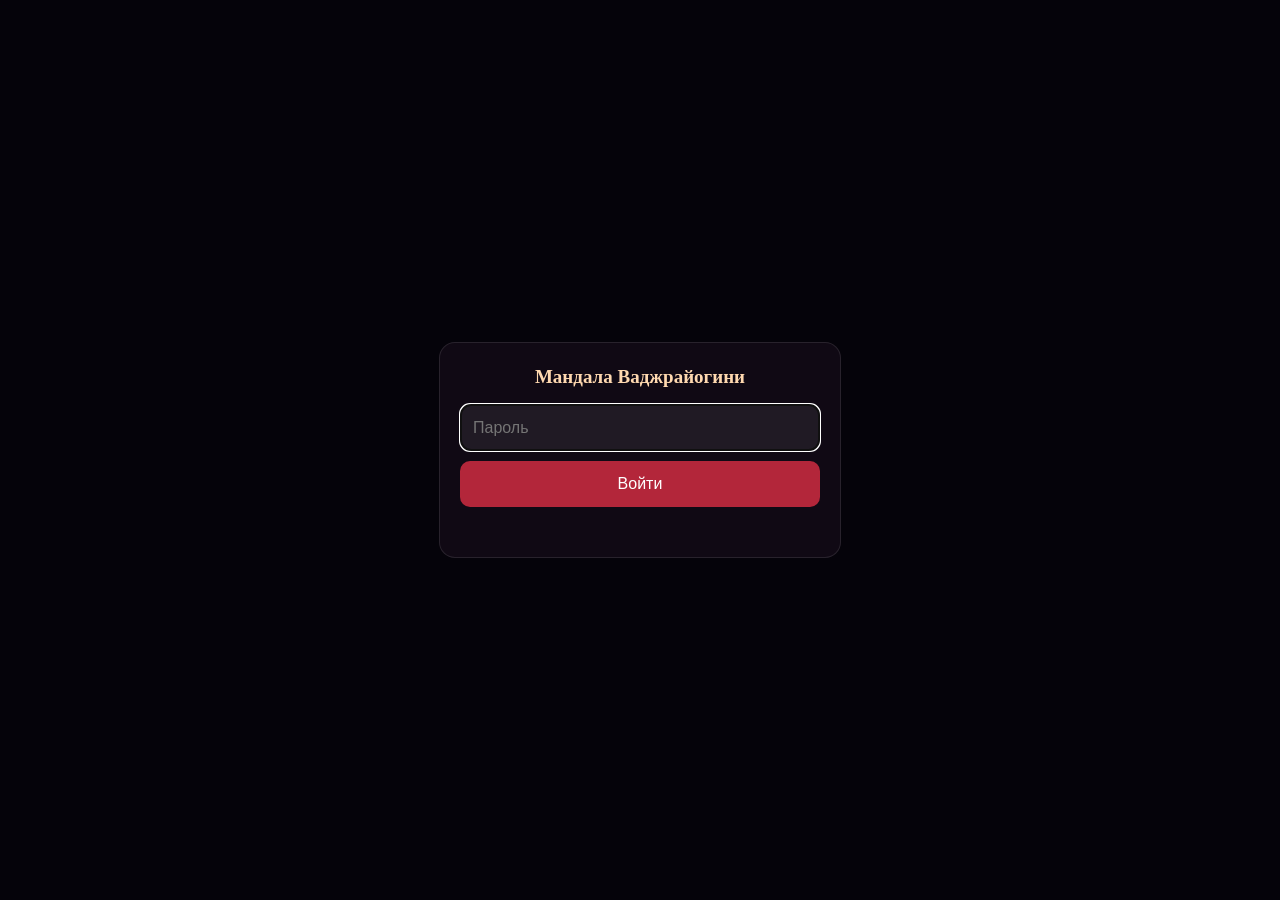
<file: vajrayogini-mandala/index.html>
<!doctype html>
<html lang="ru">
<head>
<meta charset="utf-8">
<meta name="viewport" content="width=device-width, initial-scale=1, viewport-fit=cover">
<meta name="robots" content="noindex, nofollow">
<title>Мандала Ваджрайогини · 3D</title>
<style>
html,body{margin:0;height:100%;background:#05030a;color:#f1e8dc;font:16px/1.45 -apple-system,BlinkMacSystemFont,"Inter","Segoe UI",sans-serif}
main{min-height:100%;display:flex;align-items:center;justify-content:center;padding:16px;box-sizing:border-box}
form{width:min(360px,100%);background:rgba(20,12,24,.82);border:1px solid rgba(255,255,255,.1);border-radius:16px;padding:22px 20px;text-align:center}
h1{font:600 19px/1.3 Georgia,serif;margin:0 0 14px;color:#ffd9b0}
input{width:100%;box-sizing:border-box;font:inherit;color:#f1e8dc;background:rgba(255,255,255,.07);border:1px solid rgba(255,255,255,.15);border-radius:10px;padding:11px 12px;margin-bottom:10px}
button{width:100%;font:inherit;color:#fff;background:#b3263a;border:0;border-radius:10px;padding:11px;cursor:pointer}
#err{min-height:20px;font-size:14px;color:#ff8a8a;margin-top:8px}
</style>
</head>
<body>
<main><form id="f"><h1>Мандала Ваджрайогини</h1>
<input id="p" type="password" placeholder="Пароль" autocomplete="current-password" autofocus>
<button>Войти</button><div id="err"></div></form></main>
<script>
const D={s:"m9hIXV90PHJ3TlL4pg7Ggg==",i:"Fp+6d4vXeGHf7Dm7",c:"mlJIoatjikN4kxNL3gwEmG1AlfrCDLAgBH2uIfNq2BMWLv/pcM0gdDdLU7CIXiC+fAr/Dt2Up2vKPxaC3N0Spa++LyOZAG7qPhagztON9TLeHDjSwCvkL6X/KgJ2l35RnkBBAic8XgHU24jPZmZyWW6dQrFO6KeruJD2bSIQPFTHiPW9cMm/0fkeJQpBlKP7bpDn+ovafBkUIQzkOt3CtZSz7k1Lvc7Pnne/I4BWkw9kX5uvP8bwPf/MYHezJSYd0QLjHvea4YXeBNmWOnziirlthSW1WI1zEP3OhZP2hFKpbH4aM3OYGFvHaUD61jqtrvEESoXVSc9Xu8eH4HbJ0GUG3ZWT7D/tj8WxNZd5cwAkLiYHyqaQHIonozsOzHuX3lr5zd3s42U95joDozCLmv+CLmd8kTphbanPOcQFu7zb69+zTo2HyT73eo7R/2qKRUWA9Lou7JoZ7FmKSNEttqcVbzjAHGk/aI5RY6dRXUjB+OtRsrkezPjJk09PMpm+4WCE530w+vQ/[base64]/viWN7MtTeld8Y1SNFoVr+x5XI56Hm8ugn+ChgtPfYJFHP9/90gweFZil98F+sCAvW04bZJB/rXkWrRb6WkucK52BanWf+WjnhUjnx1qTf3squD8aywHrwebAccciZeQlJgtZ5x0DrrZ/Uy6B0Mh5tu30CpcXoDwyX8bzEkJ3FtAtjFFZyV+pNYmPkXoc3lGwMUsqndMBRlp6GiRK71rTRTgQsTNFtjrvUNBfG5IcpvbUayP3oYbFiuYaKHXha/gssz454rCz6XWTF0eYnLFy5wfQebni8ybIzGsinlwelB//e3IUQlnBPBVH356xnYSGAPCR8b+9Gu2tyRaWg4SWRpvW46AJV2UqiXOoRXRfJWx1dXIcLwmmvPWt5QYxw44dBtovemj0pZe8IV+MIeoHVB4qHnGmsJB90XNUMEBqm3IUXvCzxKm1MS2NiHvfLGmlcLzB+RfZobHp7/x99Ul2N5MNTxt4u6aSKhbABzdUPWVdt8utsiUrVUjfHkKk1Y2Oc3w5acKDPRm358wmKmRBk+sGK5J4yH7GhzoTWyE3ufoXB8ZXb/o9K2n83vKDtZhnw50Dh+Bf6/QecBIkxruh26xOUUr56aHSgX3kQgi3kPTvZt5l/vY4EdwBhnk5bH9LNF+UQPxQ15ztuDr+/KbCuixsUXOdbp4Kn04dE47DhhypBIe/hdEDRzyuljIQR7idu1VlZZA9u3hMB+asBR5HYuqENiRznbY96juurIXsgdxO5Ghs8rZtbx2YwUwE56BhdAd6Q4AuY6syttDk/[base64]/QWexeBlqjd8gDLBUAP2L0SxGGERTF8mk6ch5BISdSuV+s9ofadSoASmOw8vO14bO2gx3Qcj6/[base64]//g1mwaYJaRxdhPaw8i3+6t7sztxugs60WklzE21w1iPfR9xcE0GTfeZGqwujpoaakUx1npUhaqMiDp31/A01W/tHSjJY4EJ9hypO2SVp0mA7dnuxYVL+XvZyMs2S2Xa12ZKcM5aE1xISDuAdNRzxChgftgzyWWtHuMibuhE4W1nL6HUT4lAHK8522YZStTkemykQdEXQSD4Fb9Ja4awvTbnbXb/2McvoUUT5eM5mSAx7roKRRUskbsmkEhUR8k3p7ibBFKELotDr+OUsehfEbXtn7ZC8qyBTRhkkFFFVBih5cW/mASiIYF1/YrAMtnHNYs4/pjnzaQzs1OhuKbX0Bn6mW75LpViPI4SqmEZp+sn3sCjZCecPWEauwbcZtCHUzwRW0R/Z3Q0/6mk4igtJXKka/2fl/qH1Ag3cNEy5OWMEL7C9mhhOx+ilHHBNj/x696Z7uNiO2r9Qmv3n2BhQHB3et4n2x9KOH+XlXB/bGELx8U/bpsRFWcxy3TxxCYWIqjMg2GFlKlfOBeplrxFacUGtQ/0fA5ryfEckjj176u362MmoG/cEqnC39gHiI+Wd/1Ao8mAPvRUSY1KejcdX29NvBQpUDxPiAB9IFHOCVMqsNxtjPr40USSMDkegVWNWL/BXuynkVLvMED142fFl38o97eGlMhDNwsfEMf/Xxe86IH45g2m6Fa7R0wTE+VlAuq7bYePIUS0nLunjnfmKBUow5G9BmJcOaJd8ZMQ1YnwlPHI3J0uDzJf6AvLccaGDcv1cngzbcJtLZGYJceWW2rEsnS1A7+5Uw7Eq/rQTqSmpL9hWb/Z4eEGEXWOjsT8M4rz9IYO/aMsMs2OWUeRJInD11980kIUDkHmaHTNHOv905o7wUB1hHXAhUoqKC3aoe80Vdp8lGNCYpuAGKRWqkP0iPCqNJ7J0WqdeVJtpu7YdARZjCXZWTmVFkTWg9sNBU5JPCMiMVU5LlkyUR6fM/0Re8wZbU5QZ1T7xje1WSvRvm+3biP8BfraqeJ0FZflez6eKhJP4QonpHNr/1zrNZJrxJICP53XDasiUPQ9jg/++xG7y5kYD3VngArnHEVKxaefinLoOv/WIWVZVOAuHYCC4uFsjPnSYGt/NtoW/76f7a9Hbd4Nugc8oUXmm21T8Q6pSZ90L6BSdf2rqw5pRQszM/SNuP0U1qD5Fh+N16Ok+zdv3tLtZk1w8M0AhTVTRA1gd4WY4TbiQuuIpgGIbjUTfjHQ/JFgh9lGPwLgZb0gBbSps3RFZpXqWNfeGM3Rpy3R3qamD1q6AZ78RunWlh2A/ynErhXDGxRdr3pcE3rBOczdzFAKqTSNj/[base64]/[base64]/[base64]/BiTpOlQGk5OkRGmocfBPnLsPSjrH/46OinhQQbBaAfODPivvI4UdHsgFDvGwiYHGSkA9TPM9+RXVMQZdY5pP4r7pRhtI4RUA+YaVzQOGVDnIinpoB/OaRxgPXJghXcfP85WUNE1oWPPb4MgqXY9Wi4P4Z9hZ2K108nJD4pBm1KwdCSyLnmcfefSTBdvCRZ1w0o5YV32RqrvqP5kVlT2ALJ0r/pFUfi8AllrFVAGkIkREa5fgJlw/Dk/6dn0z5P6nHRNs8/oJd7noyFe/cUBXELs9OUSARy/NWLUrTirp0Z3q9LZ/izmGivTqWEo0aTJtuYYOkqEg21Tm8MofI84OuKtW0Ljt45uzDQ2KGkyLkSFWgLlXT2bsfWNTPtqeJSoZb7f9KfXACQD0FKIbCz5vtnhlGLypvlGos8lxNs+ekOZIVfDIYT34RlYhEkTVo+9N2Qb/qSouMnnNu8AIQwT02KRA3/FLunjx6yWaWHLjKczMhc7M5a+RDGhQjIQgv4hKsUUe/7KdE3YXQlgpIjnpvR0CLz1iPIpp8KJiedRo/o25hhH0pECrca80WfM/RhLW+g4xYw3k8e6AfBCe1I7qkWTeC7Hp7KGAqvZnnLILSWGq0l73maaW33a19A5R2KLtZpI/9fWd1SywiNmu98kYZkp/XmkbshmBUz041axRi31zsCaVvRorJ2OGSro/TgmM0qp+2QYrzdk9IFJAkbX0IY1p+gE16kguSeNr/bp9rOy9VYHtGYBNO912uVHg6Y7KrsWItfGOCz3aujKFdzl9rtCG0HHJ0wyUrFbs86t7xIpMybA8NpI1p/d8kocYZsAjwuSfsZGcTVPVd1dRRbeUmq7jtD8Pma7ujOb8BhFeRropc0F03mi9su6K1YOL6h80+TyJRjWCgzwWLnlqgN5IRf2ae6gvi+iIGGuZRxfNiX/1MZPGhiIw5y4L5AJVgUKT7uQq0KxL6BimSDLF11ElX4pVgFW8YCEZ8u5QDKMU7OMYtowt8SjcOTzS6P7TsXHSDSnuhA2wFztGWqtNHm5p+xP5L7CgJ9KeFpxXgPXDIMojNQ/qGYB/6miWB370FjJDjXwEhC3UK6ou1GZDnvfUQoSGqU2yKQk1URUxbCBmb96Jb06pUkMc0NLMTW3R30TNIPg+pVrZ6AjGQF/ldaPHr9RlOIfzaHbYrrskWMXxcA4cBTxBWTBAuAPwlipO+QEDkjiT5GzMhdgfk39pcuqRKM/zC0/PClc1PS2MEgpSeJ1q2BsPKtTXWCjsAxO/N9Z+2PjFGNnrjKu8UFpkBKFeVgT5WGEFNBZoh1Q1SyUxXvFComHfd2hE2Wz3E1lL4ZIIc6BjSB2PIqQu5e7ia+6l4HAaDLUZ8/H2IQred33nTgUnM/dldU085iUZ10Yqbn43f3Ic4OdN9GPQyQAt4Ttwqp1n0bIEcocLw/psh2BFIlm5zInjiPiJ8vA0u+BSRCwthBOcKwt8yPI0DKSg9+qgqCafIApBxPkSR+bOXRfdJe+YGZerCWLinVsHcmE+ODGQ/4nLbihwvHMPFwKnCsILhnIp1RKwZPxtInrMa0H7dWcPkr2H+quSPXEr7PNFSh37yziMWr1XntcZg15PJvH22P2Vci577Lt0XHZfO9Lsyo67PDF4Ci7G/0+oQxDBefGoz63E1HGMrkZ70l9P6+787S1RSXQzdhEYUzPfSsy0bPwv/NraPiAlk2F8BSOlmy6c5bf0arKyqRXZo/vB/NqH0eH7+lzi6a4j856lUHX9k9lM5WtUkV3x3cS9lvYrO6OEd13tCR3Be53WPlpFcPqNtDg4Ld2M/iPCOaLR6w8IwUMYerD9Nq7TXc10kYXVNZ7wMY0YodrRVv96/3c34b3GFf5Z0jXfvgM7obaJ9cw49Vfu00qLfW7j3p31W6Pf8/+cNAn4W8UcRcsTpofjWWXjp5o6hTVEDMBlUerKgyAo5Q4GLZXAVurgPNoKlRmVYr0jf4MBdkmJmqZMfxFZ+GPBVZyY6NbeWjaz+0zIuD0p0HbJGOabNLRCmkigwAJtDWZdk0MrJ4ZmH4ILxkKf6zkNHQnM1EGly8yXmcwKCUp7C3K/JZSbdDxLgigbG61D6GhSjeJHbdmNC0mmE3D7vI5ZL5SHtss2Vep05b0NVsG1ApqM/uzABncw6GX2mE77yS8Xt5EE3z64jUrtrpaT56ZUdClMzAJg2U4WWz9CMpg9kxUysHKNVzlmdlu5bygIz0LP9av05GkbkaMk4IZXiI7q5ssej7+7zC3zX9EvuAcFWnbdJVIzkekliDMqq1p94MTF9oULbax1Sbz0FYeIQG9e/Njv/KUEmnc2g1j82mHe897itmIcLgJIL9g4mx7H7eYronR1lJvDH+WEAesGiQ1WK3jU0vnmq/bCvdb9FUnwDDBeCcfSSU8nRRF0toiUapAaLZ04ikmM0Lt9/48O+yA6SDgXcqPqwtw5KZwFou0CsFSSSQg6dQ2dM7E2dD2fyGDt+GJn7pYJMWR+7whFLc5QB5B5XIEZrM2T8+mZz8SCyCx6yIqw62pa8pUd/Y7PUIQCIKTBC2TP2vUMt3jifeio9tKqyYToUUhJ8AqyBsZlefeBWN+UwQawa/s/RlckQ54BwxeT3/jH28Rldx3tqqGmRrZ0PJWw6Up/BTtcBGG2VwL+i0fb9mWG94SPtxnR0BRJvHz1fCWRE34gj9E5lKHi0jA2TG9ajVBohOcO049W12VxmLCc4H+7OoPmLXeRavhP8CmZSdKO0xOcuF42kCqcgKXa8YSJmKe1gPeROuHgdZazukdd/Nk4bCwZTXOke5Dz+l1E9k0TUK+6T/K96SEDzt9m7zJnqyn5t+/tRbzi+KDCO0QF6g0/s+kNXB86+jv138JjTpy9xpTnV9cflH+RGBROpCjzitDvdNHNt7fVlq35XYKKkAiRkx2emNPu8Yxw7RRZthUrFWep201oPGEAOIqzO+WQx2Q+QZsk8+Z8qA1utjO7oq0VBhQC+U+DAP6GGb4dBqzuC/yhmKXYAYeLr3rjQwb3pX/dituUsBfxgh2PKeyHnjIDhTQAc9IbP607DWIXS1Xi2c5hQtXxzp/rLBYYu4ZYfT474sQSIUT94FWm3z7Oe8M9CNle2h5tRb0aNJfRVEOTGaRK1nCaARfr0KUKqkkkjqYE9v7srFWGqx+5oQ9DFKCxuvhg8WQB2nIGBPobjFNUlIZ3NqL6BgDa3Zhvwu7UW145rq4/c0uhuzSgDs6Mlt0Bkh44BPde6XGWAjkGw3dbzwMaZ4uGrvmltex57vrWWF3H1aUCwhgH6L8qarloU+s0WR8IZ9/YOa1Z35T2m7Qo0nkX8WiAWNh1nShq39gwdCgakEES11aOpM05dh11X0/VEOVnFMFK4UFlaBc8YnqVdp0IFeJlqz+lFxbuz17PWpG2yFN++EGUtJKu6vf7eF/mr7GJUOcU47Wr4sVX/EVIfVT8uxMZp8qDLizGGVERPYjKYPGIujDTJRrb8TYv4QyIroK3T2I7ztJQyElNLXcpSxC87uTx5sXtGU79gawopMWRhQ2BAUlsHMfC9xTxhqumelot2oXjGsXZUJRRP0ZJi/gxqoFvanq2xkR7gRCi8Dn6p8wHI8U951w7Q2eO6nMBPAt0sRgWaiy1b/7jciC/7yXm8Rx0aLIGHSuxa8HVTLu0Ebp02BDrIM+8urp6HBU1c6yZyn289qX8x68mhzspd+HzjnzUiUGZ3b78TlbuIEx+4VgLNOvfv1vsPpEty+GvAS/zyaqJ0IG22a0+apobt44MgQ0PUON33WtiyEqAFfl0LJL5NRuGRjWcJ/YzMN6U7FGfGa7/tsIVU1ikR1Kz4scz5VMzlNykmS4em6THxWlEe2L3oU4AiBTAuDbfvJV6ETbzRMyHqzwg8SGRIlhl10ta/6yR9IVpzcOAPRDWXWHSAXd4NHW4YvyfTGDbpQ91kPkghwcGRcnAUcHCCRBfE7k0mSOHMRIAf5qWNddqWB7iItTog/9ybfEEcZG8EKlAybaoo0KnkFZkNV0GNCCvxuDfA1lGIHr9itZUMlOZG7YuybBSEIHjphYlJ9Lnhx4NhswYqY9JwFUtAOREnahM34gqmA0808ZLTWLBden7z7/yVgLaKGuIHr8EM96+fw8tSrzWXXHbPT6lbsdaRik3+iwx0NoaZpZTM9XDtMamX5AtNKExK3sFXLtZhsfw+M4NyO4pCR9qqR44lQT1NDjngzOJ3aDJViO6XSAYWYiKz80pYr3IR4GzWYIv6SESu6FSoRFQFnsTUX5gLWHpm7KFw3xd4jDI42Kdr3FOM/UeUUU4T0cZ+FWCC7LsLsRuxHgmWBSrvsZ68T2/xWjHbjJr9FO3orAhPpFWNMZyPWPWDbaJPh7MaIjOgaKfKPLqA41Wo+THxicmd1G4HwSNORLc4gZowjLEkEJJS2PfbEF49ZLDHnEMByFlrFI4No375NRGn5JWWde6IB6zCQ1x+My4qnM7cCJIfdFGYVG/7CT78G5vNwCeQzs1k5j/LAExjGSmSRp+vwaUdWkvPS1aFpHNNWtU43ASkO9ysciZyA86waR/mn0p71L+3r4jeO0S3UYsrqpJmoMCQyE5Vcym4bT41qqHq1RWMDxLuCxqwaZdm3gXNtPpcHcwvwVcJzWKK7lgHlsJ6UgvbCXSd5TuAljejSoh3b61xxMgKx1Kv8ZicqyhSakA+sZ/bx/3gi9D1XcpPkz9kFH2+gwCaeRCV7ye3Gw8X7+saLpeNoh0GWFdfncfkLwdjt+W8Br3wyQTY0msYVhTp70N3WjVPdRe0RA1spmHFgH9R/mHwqKI6flnqoy6Y6u4ftvHZNooE8BImKHnoLkyIhD2ytDTrsznuimX/L3oRh0tZWbRbC2bIDBTlzL5nizf3sh3wi3aUCf1IuObk5F4C9Q6h4SkT9MmDr7d6/A0c06bohnT/WoZAc1VLwJQD2gc0ln8S1u+yvVpQCUjtijmCEQaI2FIm97WVwHvTtztf4vBWYD/swldkF7phpw2sEd1J40YAYqhpOE7l0ZIHQG5VX57oi9lvrkQ7U6FefisL2L4SJBZToKwWnacMkLMcqGftpyhdSXTxqBqMxedHZKxwrexzc2O29xaL6xzXpMNsSUWLohgkO6evqZZUmJvX3S3/oeCVbFx/fN/H2YV64sM0q3GyqDbI873dgxzzu/1cOfJZ8qM/S5dBnUSdQ3J+oi6dXVZ2VzlBLsVz0FlstxriV7HeQpNfrNNhRUu9ZY0t9TOR8fqw0PcZuOvqd4sPt3QbXW9Ld4LhmVyzP3afRBRj9mJge+TrZwPDGlgbeSIR1bY0Fg78OlI8zPmpHJuVeQldz66LICR31hCVXmEYFYuNos4Xa5DVA/fMfmZJaQCGQFnbOd9rxqtv1i4DA5cCSMLPihDshEmzDRmoDYb6+vci/qvyxOSGld6HpBEB/chgQRjIzAhg0MkSz+gzIIItolxFkJSXqsVuDhekKUXSVsu/tGQYuLYnHYcLnA23uaZeBXke8gGjW/4qqZ7Nc3FFm+tiad8HbZxpbq0WMPUql3BlR4308KtXrjjESIU4vi4PwhIaWJ12oJMnCcegf7+GTBMOKHH0CE6YCFAMOKm/hd5SmvRVCGY0dVEuVsGrR3HDh7HKYr2vxtsLS+RcogtixSdzU7rcX8jv35Fglsay4raIeyGWybr1aI+nEBAS71yDaEp77YqWzRf7y/B5yCJ0XPqB6y2GUzmdRJKbDd2HpTfexBweaqAjtWrfH24S+A80cmM5VQ7KdEW/SwAROPq8kRgW8pqnkPadB1O6YeOx0PVtqQct3tqZhKuDlVV4UY9th37sjtT1jCGjmamSbq5+QbHwYqAHNLr4a2AwztWbnDh7ffBunsErAoB6agHLXzBmtNVaJED+xgGh9ihUpvJgarMBPpbuvRSpiCiIcqhwdN/FHVVn/pKGs3aTRXzsDh5c+InUbhsoAbKVwbXfvw2YQy45D8utGoJ0H8WZYhOw+VegEBhHEqRcM3K9W/zr19VUeEoZWyeSOrDloHFHd1ZBTCaETQfmOauZLAiwJ6iWNv0mvlFRXU2YVQFXA10YrKsf9i+yFM07Edgjmdv04YGL0J3Brhs4K744qyHORXWn2pyucUu6uUaXweVslmO6jp+fI1VEJLbs9Vz+5YKK/iIMEwMx0DmhFzVAJHQQWXVF0mFdUcFlU+xM+USVG18iEZ8/HGBo0oV6tqSRz4MkhaGlP+s6Q7RH1ejgoL+zn+QM0mxSRXlLDlecbCF2X5pDaTW5rTjdzsthHtgPR9STEF13F2xNh0nDTUlEczfkn5+QZ0FLOIO0X7qvcWH6Kq48gDFSJ/GFjvr0E2C4dNMP0GFoHk2BJjv3/xX1D2hpxNw8XySYKXrZhPJnZgsuXy49LT3j8D+E3Zrj9bzeL/Atlr39v3lX2mEAwcC7A9UK83iq0mW24fWwOPVd4PlW1nlAhVm8KsEPAQMrabKG3DwSNKj4a6giSDCFgA9piycA6yRlK/JFCiGqCA7ToRfOSlchfANpY+Qt5d39I/EZo9fNhkshW/9qScUx0Gn7HOWB5+Ydi/vYj4HqhMo3vXfILw2hOheB/UfctjAfyDhDsL2L2IIJYEnbgaRElRCnPhxITH7SzDKnyM4xUNfuQWeb760qs7dkRXUz/EXnN5DLildQ51RTS8yqRFiZIlE4JOqEGRlgR/TYx6UIkwwcWq3f+GwZeZ1ukOCNgAOJeFmJmQq0nzaE8k+9upXPMYwEhLl0ZSoEi634/ngW9zZD+HC4Cnerbih3xjOMW4amo3o7SxCmAK7v7aTZGDO8XKaihP+eU/[base64]/wxHffj9y2LRDwjMNNoX16u9h+GpHE53ALzLLMS+TKB5MgwM/[base64]/h/fTCDTQ9hV6tgUzRaNnqBlS55WYmX5iUkD6uegXqZHn1gucnrxqQcrrHv2JjbYksu4FzSq+SN+v5tht37AuJ+Khh+5GF8/udGgWKafnHK7yzD8IxXpXtT4ZzStWTQlyBulZb+XcKO4NXgoor13ZK9zkNjt3uHL7xImeQJKgnUzkQIdhpQtjhOjzrK4m5HMQwbvWbQKKdd1lJ9u93rCyPd7QpqFCdl4LlSnPd2j1nY3vfA7I+4CK9WQRa4JgTCetyivRx+gRCuqck8M/+WeP19hy+w1dxOluD2/DciglQC8nhF2GuMEl4GSRp1gpDoGaDkgD1H7fyqWlXWEulTrcXcCFl+N1tE2cRn/vKF2QJoZuIZtm7Exc+ogYl0HeRO0vbkPDK2IVEy9iB+ut5CQ29QEj2zvpzSbQJLLNgXTBo6Ku0eMiGbjIb5pVlT4Af/mW3soywrR04IO/M3eLvrbZrBMsGGhsaa0pctpKhXhVLXYPAS7YvPuH9X6DMtBGaAJNpQB7rDCn3FBZeFij9v2RE+Y5eHrXyr4dlJW/Os1z6w2oFc3EhVGWeeDwkXbBz8Uo3EXaHlETPQyzjs62ycFfVkyukAD+WHveGFoe/ejQw78bS+BzgDeB4B/p1h50VXsaWTDCyYMmY8GDhVKtayxfRAbOlbb+ulFJD4T/Rgnq21J4eQnjYEkmMz7Rts2voU3QMWJFLDpGBJCNuy5i8HMBWIEN1KUFPhK8gP5xm4mbhXAO47H3hu3qpehCZ09yzxSEp7Z+1Vs6AUv6il5f56GSNRlIvZYBw6826BAlPy6fuXH6trZS+zhVXe17An9csHr+3fJq4TgzdOlAJEGglTF/6pgMvo6atK4QxZLXms/m2dumFHYJHs6LpCx1IxfqQq/2zurvcLfn+n2H6tMabU/N02aAdVbBb4w/5HKYMaMELAeF9yMoiCeUweIGXomxSC09vveuzZQWcq6amm3w0VgZb4HS9uKdeP9L0oZ5AtCgdeTr/xIuCv4Gph2AlXjjgeE3mT/s/wo/G3KorfCGtDsLKsRamoC/pMi0hnNRlMDpLvjMwhMkNU3PqNH+5pP5s1fdhpEjr5g7FbNWZfKAf0L8Qt2FJ6oG+QKnsosIZWYmFWHvgPcjBSrm2pwKV26dzjRIfASz1C+pIKJxd48CGl5bmwp5D8qDPN1MNc842T0pBR+64+OOQWojM1dIWygoE1YM/YvpHtrQEO/vp9XaaegrOQng5vkfo+eJTHbi1aF/dW+kcwuQrpg1AWIjrxmpUqiC8RfgipQNeklRehykyl1a/IOQ5IOYKxxgxWXUwcnvaylTmLEKHL1cQmAB9LzosWflSgIxeDiHJNu3Eim/lovfVGOT0KUoESWSNKW1VwehZnnjsJNQa1fa+/jeb+o+6+h5FrU+zwusXtbJ24OgzASwBHrIxKiHP69lYL1UQa17LXQ6iWeTASxj6TlGDh/FgNaMkb5kkPQnt8KZUcNTuZGosngJ0fVt8+P7x7x0+4Dh0rIf6jxiBinPyuCZuAD6N2u7S4brJJej63mUBO6RTKJzEhqurw6Ivv/cXddW3Bl4+wLWD7GJYN0wSI0ircuh5qbR0i1O3vQ5xyF1LLZBGz6Nv9BJAcxta/BDO+/U4BFB4F+qDA/qXD9nhZcyMphTm/mtsrPFkFUJ8lRi6MuPIWVqaJW867vAegQqA94YP1rpiaFheAgArssXXufzG0MxW+Ok6zFlnJ0b7mL7LP0WW4pPvPWiimkVNX0ciqAy703f7Mzi/qYyHpuD20kS7IC2RkHLU4Xx3VD1h6AbLNB2TSv6YtuzgDRzfxYvEi21ylujBoxI39Uq9oVhkOLwGkvaLvDLHeGeFNFVqrhb5oUV1Zdm4/o4ZH+odJHA7gKRezYrOupABEOXdejZKMBfbyboM1p4YaD5PuxDyEBRF/ylvULlli7xdB1Ey/[base64]/I2zxiSJm6ZIWdXjkXa4+cxDaayKV4M/ndDJ2bfnnvWmJ7Ow+nOI+3YxJvmDbCOCyDj/[base64]/75DvfPw9FyeYLHBbXUCE4hSCfpkhbbCCro15QQUtTFI9HQB2wKtkZ5zrhjcW3hZ72DbUqrZ812tuaqE0/79fU6r/dAxvvYhDgFW2hNRrS8Gs8SW+lT3sxL70fd9JffI85IjuIHhd6FkDT1Ta+3aCWQXPsQ55ln1mkl3QWG4Gwpt+SwqeYpl+iBNHOLXnUrUjUnzUBZu/yVwUa3aiSwSU2lZni0wbKI+1yoMHDSi859K97U2AhDR+705OF6EyObiqzDEceIOVkNLUnjdf7JIMEgXhfTjI/jg79E1u5igV8tYCwToSqvESdqqUGztwe+4Zir5JSjavSM6N4786iEwBARZ/FkAo0SVGqRkZqPeW4/G9PDgEv69SkVzqr9OSWS98+bQAmree3IMa2/KasSeN/AkwuCGU6FFfGZnNYYrx8a0M7kaARwD0ruoX+y5pMvaCeeJ8cz6M+hIO86xNB/ZZH2flwBvTFriC0/1wmU9Omw4E99ZqSuiSASinLCRuDxaxjfxLbMQyBfQG+6bZjb6oUrShGXFKP9cNxHAOZU4mXu5MHZC805GxpylaJK8llpZPLicE3D2+0aKX9Z2aXckOesrMBHeYCQnRKfGQAjRzfWWpHnlsHbNa1/7DFLo1D6fHgjFQ9073k3fk5PNAiSf1pJS2lDgPWaWmY/AR++wvLb6Hq95LQsVnevDqHaNafa/99tMNfs6jXdWi9UXY4cJCCCPrneOxyDtWObjrHO5BwzYGKB0404krfmEu1CL6RnKPBKVnFEjHPdkZzYy258uS1kZn7wL0VVVZ3w9T/xYcb4DCQX9FYTlVKbKz9BxF1wTGZc/KzLiiqykc8HsX1wfNXxoObuLtOd3j2h97CimqtoJ4hMXj3tRZNamsrN5M+1O0H+q4oTbJJG6ZTFqK+XB37R5q/81WXtCaZINKIRWSR+OOzWR+knnjGBfvxIVLyPDjmHZDopsWPoORzLe8SLqcHluHct/I/SSPE8Ps45c66XThPiNLgoNgh88QaV57evFldak9DXewW1d/Wlz0dt2d7Oh3iT5qr4BYhaIqGchd9KF8wDWPdQkFvg2KVDf25p8SZbFFfjRlQ4Jtqd8jZhwnQea5NHphbILQXhsBDjwOuqhlZj+uP65P+Jfpi6vtql7gl1mxQwcZp8ME4Q3Nq48xW//[base64]/K0IgH0NN4SXLW5KtA5S7LtlpIz/+mYsx4AuUgZCKZf9dyEGuNBwnqUb1l/bLLwYbKy1FiNdluUCq5eeG7SIi42cQEFUcMyuE+i1Xa5gwVva4XMQv/ZlJMveHRihsZ9tr4a3xVrQ8ku53tvw0nyjNxQUt9pq5B9lKGG7D7EqkCuhKng+voeFs5QnrswzqbuD2iT6cD0PwhnHXcI/zmcD8uN922DS6OWVKfUrQAmaOaNJx1AVft1m7+okPCBtDepls1tW2pKWLe8P3wE2VS2uTyYVEFCicMp2XJz+htqHTc9CzXwIh27V1/EWKv2+fnId85vcZRLTT/NL4CGNfWn8mBJ2w5sXHmXacA7fi+DED87V/old55FgbqLJ3dnLD8pEzQ4xRs2OjnCvV/gPOt1trFX9tVPmzXfU+GrO4D/02b83/[base64]/R+J+Nsai+iIEMhWf+cN/Z+KvqmYKG+A7XAVrfRt/UkWO/kruT1AzBKbyeGM+RhJdfkjPnGvbAd/kuwwRdWbePWTYWv352PcQRhUU1BvhcJ7q2c7MawB5LOdX9LO4d9Gr5hCAM7zNpKNZUE1gu62qrqZ/GxhSleEV+/hiM4w8ecwkpGdrrw9X43/RCyhN8i9NXfna+i1yx+fUZwAwQdiJZ3JCtKH9SvcZJIs7wytZHb2VDvQGBppqvIOkBm4ieH2grGgvZ+TWN2XId+b1VPg0picqobUkSi2IcxG2if4/UvSr+alCbxLpMonCWcuoJxl4M+7cxyaHcpOA2YEbze3CNTSuZK1yCj46n1zIlbzrFO+Kmlki+zyiNtdUCCJ0I6H+2qYW4V5tDpwLEditHRKtMUwKHa8ypR13qN4IGqBEPUNrgVha4EqfgauocTZYQev02tO/o2ZEnYbArvVdADvg6njVa1yw2fYu0P9KbVBwT4YX/wP8QpMBSBbTs+GpJB44q95uOdPlR8i/TLTb6qA9E8BehM/ei3FbkLI6cYCNi0QZjBRQp+TpL90wA0eLnkmG0laUxcq2GidBRdGBXWyuowswRBE08LYy6rEY3yRNRNOBCY2Tl4xWxsgzWCEXBfS2YEwix1uBXxyGKjWbSs7hFbbE4mXJag1aEXtEr4G5MoBWEvwe6udOPFlscC+i2C/TxegrQHWjQVd3vyNJnynZ3af06viMbE/POsNYy1UtbVWnwN33OzwepxAJQ/aJZPSavuvcKtrgm/+83nyb7jZgFzjY8hBU+HjZuar/7LMedOtg9/[base64]/t9JdAZupUsWJI6Ij79Pc5rLBBRatsidpWtZmRviQqVVRG6E+YruDxwwcJSQnNL/[base64]/vHLK2jYHeg0TOVOF8q9iF6PqXEzB4c+3rXOTVb8QNrPfCzP3scDJ7r7IUXKcZqLmtjdMl9yPBtVLFzyvCbwORKpa6JKLKBPs3Epy4cgGQ88Zcqh1Yc45roXSLPu2fAK73PakyA+Eu0VoWcr4J2EXYVom28InILLqbQ+HZbzFCpnNGdPG5eL/EmQfIKnldTMbMU9vwhn6soB1ZQqVCiuhPuVV8a5igmO+qPn/sOxCuxiyqoO2u1NEqqoHXG3C5v7bfzKdUvKJmFr2wg8yk9x15/Yam2U6PBFuIxDuY9Fe+fLv+nh/SnJ5/uN2OLkClPFrPB/LRKe8n65ZA6OzAncGUm5n4PAjlPz9NqqKd10G7v+/nQS8I/DHKmyvPJOD6iBZsaGUHaMgldbBgGcNC2eUdFdQ5SDyKRSpMkrAYW9DQScmhZ3AkdrlkhZATDSvZcbVpqbyfguj+bCO6SeGFyNJnYQQPvZ3Kh5jDX7sJhhS6Ou0N+6A+svuhFDRqXI6J/RkZxjg1VHQrw4EYNUO/[base64]/787bR5VW8H9uv1nYFv3vOla2frE+D/LGNwWhfqrIavBzpIKwNXx9PW/b5IHDxRUJR3xo5u3G91u+8aTpd5mdl4THOLYI2SHiy48vwG1q7YFvL+vYHzuHdHizHkz2zH1TrEn3jTz1vafoWAHJGFUKL0xsiVH0ynjnnhpFFmif819KZMjo1kpHBpuCF9MIv567r/HW52sxmR4iBmhleMmJSk3muSDykIbW6NyxSscDcN5qhWceIrKaOYJmC5DPs2uRk5QWWPM//6b0PYrKaiC60PIaRBaBoDGO6AuOhck6IkbN3B/v9p9mybVVbjrAv/AP4L/MJZRRXW1nbvHDsaORM9JMzxtCXis+opg22MS5IbDTjvYNn8BvEEBOtKpN9UT8vyUBENblCq1N/gHH2EqzCKGGLPDDR7tCozEePUCQ2YmjmtMe0vICzYBa2bTP4FurtiXRK6acXoDsaJbw61p1XiTZqopwmVgCbcMhhPRMeF2q5jZXix9Kc8B1hY7uCeJPazpHXCU4g7PoPQ9zuqLRSFS2va7+K+M3cOG1ovxtgauXrI1+mo9D/BaU8p3jrN9GH1GQE/N110zahOcicRvB/NfLrYR2KgAez7aTs+JJbjWk7D5z4DnuQmDavlbZuVsTN/PQeoitB9QEYBI4bUQw6Kxo3Ely2I2k1PF24IT8jKNkeDloHVolOSqMIhEYiTYtdVyH3lIV4vBYDrFXjG8WthBAkqjhkWxCgc1aOJKxgWIZdBR4h9dsLsAuACDEO0k7VrZCFdbtn4/tOa94LQichzt2ARkdMEISClueWi0m+1Kzao/mwFvHxQrFCQYMh0lPzGrO+8Bkhg91dCv6mw0sYyQ7C40PErispKzFFut4Vva1AeJZ/W7ai5KjJ2jKfwdPdseUCJQ3alq3YIdU0kOTYMpSK0qqB05kqJcmBceEdu6+t4wyGwex6l/7yC0CyQyFvtl3vXuABT4g6G1tzsa4SdZSIoDoDxKRJD17egeTTcMhKSO7Qu8WXOSrxoX2S+YCsxjKCZVEusxCFIqpSBj2+xZj8n5PmsVZUaGSM/w7NkWyjJmrPyQd5ZBNnZXyVNeDOt53n011efD/9q3SAVYv4nje5qXhRSK+Fapq93ZpPWzYSPLZC/xiS6QsNHx7ScLD0W2XcdZC4+3C7n0awVlC4GY6yOTM++F74MDJ8lhsXWJYEbXkuOGUZqKx3plJ2ikd5SmMrqlCXa1eAF6z3VE9VRvYWgd2lPXA5q+i8Sg9JJ7UHP1LJDmHbaTNfP5YwOW+VZPhXBfEJjXLD/LvGuqbzQKO+ctj0wB6SVrCRrZt9r8Zz1Rt603lIh5eU2eNyp+g7sOGrmH1/aJ4BBUFj8KC/l1VesP8qXtwSkGap/[base64]/uHegMowjNpNXmuoDisFLHolFpg6jb70UrLwAFQklYlB8dv5rEG0yuz81OwBQv7whTJ1uUpHQscC1VBkIPYP9KYhBFlTyX7t00OlO9zNnZgSzeKgSkugcX96OVS1Uw/[base64]/vnEMx0VbFhUFtOBhZwsHbBoURR3preM1+Zc5IPtXd3W8LMOOu1vhKzrSUDaUnvfkD3mu2ahuuHaaisbHDsAUOg28y64S2GY1IGhldbpuRMhxzjCgPRsnTjbeWebqMRJzna/XaY2HrYhOWjzMI9q3Z0MNu2yyB1XEbEmAJMHxam/s5LzoORSK3+PQjkHH08SP+K8PV/1n7pa65RJEav6T8jzqNWEH1wByN3V9X+D/xBwOLj3m+3ppvFseFKgkbw9GBU3/qfq8KDgNgVIxqKYgoK0+R/hjXayhC6pmd6lpq/6xSDLGgTzxs9Lc+dBVrzvVAWwwmqku0WdaILgO/rtGhrV9yjIjNA/ostIzCbAHAwEXPkohWNqt/RScvTkiNYq/OdfNkmLXHA5SOxsyXwJYrOAkCFi9iZlLfpoo2zUzOie2BOfPRt7xzYU0wIFMpBTs3RF+CKUnWSO3E7lFZzdZc9DQtC4r12ykycvWsOkEyWQ49H/u/MefXdT90EBZbLBSmq7+/6nCPUqRZWHqc40NHVpXP1FSFwMfdnkW5cCqnl2bxnp3hpaiiIVWPd7ZyuTrVMPk5PMMSYNHRxBgHyVwz+1RzTCfpkntlDToDKt5z/bNWzJElw3bss9I/Xno8+37VBrOZrviVAOrmk/xT/3t7Lo/AvumEizCytI33wiHpIAJMGw3dDYO1SiDUHlq5qLLcR0h2JPPRSpICGrUu+rxzyGqGGXh9wC6Gm8bGx6Qy/U7rFg6k2N0Z5/OEiavsLhxOtcVJkoWh+QVmVq/SxOGQSrCaP6odylj1NVluuPEM9PaZkGDRLwsX2GU8TEe3KQDp8EpDmZ1df5HNF62j2WQRKVUWHzWFazkgf+rjnRgF1FcukWfCiCzwzdSP1emY/7QeBS700hlAArdBBeYG0vU+FNNXFxY8SZxUg7+EfzIgJF3f/VtT2xwPzGV5ir2sT1PMH5GanDy4DjtPWVA+9itSHfU3ZMwWneXDwUV8iclDNfzHlYuVHue6D3JIBTcCgLvxLVqMpQ2u7YOfFGeajcdiLst4BsMt8HWbIxqTdZv8SD2ljjaJ1/WLtnq68mjbf5Ly6PRWNZXoDZd8t7MYy7Rpk0AXqhsAbZyBGo1oBPy1eKiJkTsA5C2w4DrUWoORABzNTIhpNhoNvVsgKX0tsK1ZOasaLi9OrVkWghH/YRuQq3hz/EwT08GDwb9eEyTKfGFcEipD4UwaX9k4S/LmJ+y8m5xuMgUDSWgVRAuImfBfYBKaHAU2pBuaa6kFqOD2IFTcr/rOdG0gdRvgvEfqWwyOR+z68sycZDd2+rADgwPSeMa6UNujYYYZjp+OwONdY/rnhuIROAkzrNv9Ps70ZmUgqVlKGZH90JNdG6PS5F0i20fsu2+1CtN0PI5Mhxgg6VMYjV1VXzFV6Z4QclprQY44PtzzUTxrUPEhDtxwDycAKRGi/sdD1PpCzF5w2rsK1dfBD0swqgzpWcSzUWLFGbxQl/lKby76lbcoHYEGKbZLMTy2fQL6/sEJpB2peHzW8rzDb1IaQn6vc4vwhpF2JG+SiVLOaVZ+HO1VpJxs1Xw8si+rLn6VcSxTq5vPJSi4CzYL9F8qS6e8Zn1IXDJbAoflJGOjxdy3nfda+g1pRSNZCfdK+y2qxO0Ndltq+nw/[base64]/4Y/S35gJssvh1ASijNWmMAT8i98rR0GPi2lOmHLPRqaDD5424BqWUm/FZnXiCM3WLRfzngvxBpDM/mEGtFDu/[base64]/6t1waxSTZF6Q+X9WgznPy0iksk6cJuZJHB4FIYNAAKWjYQgCx12lhL3avrU1vYWAxLCq147kVYT3W3QKt/OV6aIR0ufKldiZ4yNuEOyQTaAwch0NycmWnp0YOf8ZOcT1qJA6/zHGO9wJxNGQwbl7AgieYZd+PrLTyY0tVjlw6NjtS+p6UaHOvrFZUwfP+ZcuhDNAfXFcfE7FecY9HTzBkptY4Cs/GLZejswGsvimQMaBiKF7K/gYSkbsqagKp7uFaeMAw2TsnlaJ/Y4kTAIrtgugEQS+QcSvaEC+mcV0vAkoytH89gMcNboLuW2EP58wnAGKBgwiQQ3ZffNA4Fnuweu1UQtB447KITlkJQRypwej42R7ZvSFMdAPWxznwkEaLDIVGYi8M+26tAnfss4uHgTDIMp0uGvcxSaUwFqB/KsSsC7dV81WZjM64zcAZe6ao5oAtqWZY41JfGT8/plZ40FwfJitnR3oKX+lA1zSLfP1yRMrjB7V7eHKpApnrV8RpA1PCPg0ygC6GvFyLnZ+Xii0Pow625RFQed3Dw9Zymxgq0k63OeHPPsj9S6wrTk+8Ms5us0gvDdEzL4ly5xQQEeafSnW20JT19b5A4NMMmhe3fcE1p/+s0fwjVWwFZc3xlXG1QKzTbnr0Mi+QQZjsjveGuJrhZ4KH5B0xjCcamC0gQSGpOVuanXsIdMUgsdkmS9zcoNOBdZK/[base64]/PHbtwmJ0/qmK22OMKuK9Ip7E8c4b61svTqiCP1cCOkEgyZJNYH1kbqL7T/C0Yo6NSQx37klGx3vYhqFdN6mMIGGLVxpnVYSu88/C7Y8oLErAxGszpw4V2dpL5pzvtP1LeMjqqv+Gi54rUSr4YjV8e2nxZkYW4585zIHXbEjemJ2qziMa+yf51FYjD2SNJ+P1ChCTF4zsRDGYmdBFsqNCGcS3Hw1AWfZsn2oGk1M5PAeol+sENjfuI4EkupKCrWJ6LyTEuP3h+uNgluXdD/m6K1x2VVTcM2rL1GKlp7WKJb1d55SQd1A8SY/[base64]/TSXi5X1IaObicpF9k/J1m6/OKyaIUD+nEyEKIAr0dHT1u3+DiCuYHeQh7EkhkJeItSZnP2fzdO7stA30rXRAKmnsO3qTyExlTiSVwhseSATwNh4/O6tOCYdeaVo4irtj/UU1VQCyYWsxznDSESB3Tmqs6nAP99rPEyKpwUx9FEvbSY/JXmY57gU1rZPTqKNI99Rm2QzuPKTAyFpmVQ7EUZISbHbWMxEQ0VtB0XoU06kjwjCmM6zUC2vHHuI7NnIXvNT3oVsy2Jmz9eMkJxbaQi0jFgiF4WbLENB/EDYIA9nMEvvpHMzC8INhTB7wPYiJECVr4ZMsD14KEaPAkcJn+zOuPPYbd23OVy1QfjmawtS7HTo0BDwbwpEGGDxETHvPA0cJ44RBTF2n/zMdH3s5wWz7nCyhmBb/39TJcfy+cZwvnBaiGI03I+n24Fwkl40JBWAX3C0pJC8Eh7FIeeVfJZawOKPEhHwgWRgHFvmRIQI4UwJu51GxW5+6tfvewxLqU80QbQ/o1IoT5dp3IFzljZ7cxcyhaR1ovt646YQf2xYAbVF5WlQ8azwk6HVxTSE72d2j/zoEVk1wgtvnno0ZNLTl7gZe3anYbhEXNs3ZZ9KMvLGOheRxIKReqEUah+frHKNKiuVm1HJxZjaUTp4MRGYWPXuJVzOeC9osfg75rxpwXwMlWbU1S6TvbLs3Ug0AlUGr6+r6U7X9VzVV/oYrzQkoEyUNzqLS4ToJbzdkFmrbJGRTRAnIhg0JncpIeHpY+bVODpUhqUxPqYJANAIMOi4vghfKqKB4E/xsr5Cv0b4PsI0727rRwjmGpU+cWWPbULm27rRC4eTkkC5wSAHO7Mld/r+EcIFCkkNa3ZKBZmiWoKhn8NfIzW4WM3omFrOhIlbwj3rHxUa5Ra+lsF0T9n8IyDLVv1pS+xxs28aprVZbvR8OVWM0QrDnioSANhRHwmRYgEg66mcUF0P8VtEnoX6AGpOuTkka57JUQIhzX0bc47K/Nf2dl3fiJhEvgOhdjGzNowTw/1GF9cb+mSKjfojAQiTJhrWKHWiWS0KyvZ3ndhWT2EOWQQNkNVkyjBcc98KxguukzJH6pzzYn5Qd3KqT0WVv3URM2y5TAU9MQWq7vla4aQB9McXAL47zpGyuT9oqECfP+TGsTZ0hFulsbG9UcBTYypz2VxENm5y/sVVAai7V8XGMN8tlwsEJISeqQTCDsDqBfnQZUXfS842Uzx40pf5eeuSJIpOGW3rk/yJikPlfyJLztErqFuEBfQNYxUESH2KjlwzaZZPe39iitPBUYD0C1J/iPRTEOueUpx3BVjFyQdphuTuEae/Tt12o3O6hGISWmy0GPQYYCsA1Cv+WKmhm0SxevWEuHYXL1cwmXvM4rhmoahOsRSVfADoPIcxyImNPgWVfiBBQG73uIm9QwEpysNd2BMJwG/mnXDF0uNDTwSi5u5NgiQLXIandurlh0eHR3zu8UwDwyNWH5HD9E4XIWjL5+MIuem/iw4e2yXehpnO7aeppUKZUXllFMzTSTNPMi4Fid50GLSjTqFQs6+15wiye0RB5CzXirkmz86MV/UNviHtl/DaJfKDZxAwd9dka1Rxva4pj+lOL+bgRrUbDRGbfU/9Zoi8hY8PU2MBEh8NNxLLSH99Z47SRVYnaNIiC4C+Xr+Jb9N1527qQ4CmP5K+9La2SnSfL37E1m8jeo7l0mUi1znINnTQ+bFpVyQGqn7Cj9abZnB60/9tkSqBXtM80IcOMYZu9VOAFfx2WDlhLkq3V8B75gME2RDhgdTg+oWopU9T6J8JquiB82r3tuolnGC1+/FQLnMkyRx5xYt937hOfoxQWHSZYf8qrY4uKYN1wF9E0rfVbF4EP5QApnMB1r62XbzjdJLpl5umqYkPRY1oPmd91/NDpcWLj22qBQ42grrlHuxKChZBj13LnKCqKfYgV+z0xt7JgGVb60fwo91rMyURvolEdprI/[base64]/[base64]/AXbqvp/olQZW5fnkrPaKFv1DLisMt3yeaErZ3AfpEW8QRrznJSPkh9Iu/oFKwCuEbLMdx7/[base64]/ohrN+qgoa0RDy7Mbp41LG89D9PCL4Na/ZpC1MmsIrU/dg6gXxsPEbSKINUlXgpSUqey1S89tPGYuXrdEvZJM10z16abjxXmr5KGBbdjVDO30yGMqAOUsWmhMiH37cQdq1j6mQMbB2MUOEH2tH5gFR09y1yXWPWBZKe1D2iTlIpi4ADNi7UKPXb83KvWlltIxmGuWv8atRl+OJUif4YFRRCVau/DJUsambcjOhvACMXEb8oQ+HXjZkZdcAWJC/i3+SQEj26IvKrkzF2eo5mDLYXw7wh2HhztOhdgSlW/WclmA1tM8FH8XZM6SC8L+CIeNPiqWcT7/SGtQ/EeL3kw9HLcIxsZHuS/XpziHL7tzzqwzDge1tQdW6yP7cv64fXL7TcKFt6VzNFuA2WXvLNSYMhMB5nahFVcDtI8V3oDcDTRotsB3DwP/YQw//KSAL8VsOUnQdMzONdU+CnjFsAn/IQa4kdzrz/VDdGZOxgtWMwA6IFu5SINwyY5EncGpU8Totxter/iD1lpFQfncITnZmmLh10iMiYVMqaLbsqvZFAHa/ypouvfbwk8FwP3vGVLpl0TiNvl0weP87MXy+qHiZGZBMtPmdmJKi3G31b1xmJoX94yH/puSXvmQgFGuKWL2LI82n4L6kTskj9s7aM4NnlkKq3j72eauP+NvL5cyJZPw1vnpxW/t1BfQawdUxdtmGN+R0AFfbU4jwWkE1na9/vqUWsOkv2Jx5RBinrtRmZrEp1p68OK2d0bz95fkgrY0Ns2CIV2Cwk6lmf0cSh7HVOeSqDcgeVBgsvT1Zx8RSeSS2Sd1SWLUi8EJ9dnazPgwKzeuHB/qjITduKsiZpqGYxhb5aSdK3Txx9GnqnRzq41ZmgqgJhvVFgeTQIiVWcqypXeSs3HEMp7a9L9U2aO/Mw87AMM7Kbn9XM4oDTH8FlPDEd5zxkin0fOZDm+Gbi76PoUsYXpaMtc5azUCQEbQhbF8ScgzRv3KdwBZ3jV40yHoithDJW4Y7boc0oItv6GVrtIyzvMHJUs9qtLFJ41lWuxxlR6r1amDUKZTdgZUr2LJwpS0grkWGIMQw0CLNN3EAGKK+/S/ozEyyXzuqktvjAI5S31VBRDLMCClzbJaI2KQf/u7u06FP99ZtlEP4Vp+mdoTm4KgkxDE0Dbz3QeRat9EYE1NsO8N06DIIzGrY4C0Y4TPdxsIGGxMlETYQjhqeeiuB9eReGRlA3xAqqYtBOs3qlT6UYXRx0pOmr/Q05BW7ylZJjexGDbJycIKlg6vbt4T+mt5iPDBIu2S0fJp31aKrAl3kfePSgOzDk5Oq+VGWExYMLSg6xJoLR10yRiW49rzk1flmBf+7uWYSntC9mXvWYLdyc/e33ZUA/dpuvmOFrMJZAAP4CB7IGpVNpgKho6drYFMHTBzbdqhcSe7jPlf/fqnXHuJ3Rc+LVzI5sLrAgnYQoNNrSSuEayubDjc7ECsEuGHuNyuNCgmvE5tosf1TMjgrXiiFOA3HZxH1N8GM8aTwJrO74t/bcyiYFFOxZldV5BaraCnf5qBZqyzElwZs/V4EGV2eEJBbrj+0OeDICW6v7uQkWUJkUP8dZZQ0q2wSxbx2J98cT60bZUALgZ0OpeEaMntXwXEcLlLioAqPFJVsfMIETiXm56j5ptMXAZGmPAEHMtwZbGBDC4XWMmVLoKpntpyezagkYTrHmIJ4kQOVh6UEpspbupr5ORh/u99JvEeyYJLH5krpXwWLq+KqG6n3+ACa8mx9apX9uSSxDw5WmRJ26b+V+HE0l4L2Ivrak5cMo8X7mk12i0RPXQ5kaMZxeGnmAsOIsoZdQMpyifYLHpKCNE6/IYEKiWLwTnJEDGI8MhghX/yWN7PcseQ6gUxUkQxGAugIvSS43Q+4Z/Ed+Cu8pRmwUDQD+BpliChnRlVwSs/0Hn+mNXfEXcEN8LUHaCr2Y/pKUWSgQn27dm9Hds/OuwxjtA4S107FGJbACIXoVwVH8gv4gv+bg2qm4dE5X/SySWfdYh4gox/AlrJh7tgluIlCgRom9ju/oZOnlVishBYk1CL748eyoZxo3n8jo2VBpqRrwDvpWPBY89wtDEJL4YbuZACUyYNiBKvSdKT+l0gMMYJiuR3igRGUGVFAbspeDKx+DnzVxXSOMxfnT9Jo/dQEH3zD+Q1IjpS2gjCBRnMFK53yRT+F3tJGG3s6FifPHiCaw7LxoLzHU9RDPhZp4xs1kHECr35oxItiEmHscTQxWO1TvVcv745KMzHBF+EOeKLmL3MZRCc/6tsf3b2oGudi857biSpaZOhcH7UvNjkK6Dw3//Yr9rM+Jo5lb0ZHsoSPHP2fIHWxxynqvRYtexWlBfaG8v5gIZ1l92ez7xMfzge/4whifTedaV+1/6FRv+Bwtv9y3m1cpdBCfdxX0Ip5EDy07S5sDFjDKpm0dztRNcoNODZY80a1Cog1NG07fpODILnNX6COIrUdDxOVDSF6diIzIGRg9a9fyHweGc53iRI//+H2h7toPZpQUGElf3ROUdTImBelKnWBao76i3KgBHBjQ1bzbMQTng8KWXqf3ZzX615AxZW0EbpP3Z5RGagm7wn1nD3AQOqbgaEafESbWQ7DbRakoNHZHmTm8IWCeOe84yjEhE2QnXefsqsNfxFKaf44++Z5ocZ+K9lkbbPT99gSJs+pTtDMzuJ/hxXTNGgGe32Cul8SX745pD7LWs1feMRxY/WCF2+ROP+NK/PPMdFCdaZBIAm5R1UmLH2dfJbjfhxaZLI/udWFI0V/O5qPIG8r/AAJrVz/GRT5fUc7nDdnaH90damQFsFwjlu4JQup3gtg2zyisI25VXx/ZX8vXXMOLF2DgfTLQ4bkfR8YLXAtRcWZRxY2P+0ltq9zkHeZWVnaeMEXYk7LTz0P/xZYNc6SdQufCoLeiWpABV8o4MelA0p12i04JY/ZyBpsDvqSDHD7vojuPssEpgcpAEqhGLfQw5ZhuW+M/QLnM//qTR6zyFSZQ3EFSicZk4GkKyiBwZf4AOTvuo+NmbbvPuNsKyxtI7rFtBizmcgSMCHWqDoknNQx5yr5bJW9xt3shbnevVWgizfLwoSt/eqKcLbvW8YhFEgnIvilRb6ksXFgVP/rtA+Y/4hHwP/I7U22w9MC0KCjKATt8ztpsHiPc16oIIcMbXlsmIrek92iGjE2AtFrVtsTTr0jvGM0XtZHD5DIWWcMEEs5UQdyQuJ+7fQp60tBM78RTsO+qCdd77pLwk7mtIuwenndAcZohb6TjK01S0tLlS+9DT2VwRgFTqIJTcD/xLrQvfm/isGSx4BMKnGYWeENzBbsHW+7RtG2B+TT8qAWlO/7IdASGrgakz/wcbXDgxndsHxMv/[base64]/oNyBExIav0pm1oDBSGd/BEHGYGocDrewi7GXnyg5nKfcyWa9KSvKqC1ZAdrn4w2GTW2RhWW3g5Inge6XwdKLc9nGOrLZoCPqVBXmigeT/Gs7+Z83UXlulzCsF17mTrwcJgmhrt7zYhVTemjJzjNVFPWrc/EsRjMj2KVpVNxYFNyEZJhMzTWYe9ehCaqMBlkYcygIxh6l5uEswdSdhisKe2mfOE4NKaCWc3jz7NYXvqWDehS5qxOiTDRvk69xkdZWtfzbmEnMkCAbPYe7dVMVbezAzS//kv0Gkt88bcot8AEhAaD8ONb1B7MWH3hPQ+GAYoxOhd41bDbh9UxlS6J8W5tbY6/B9zmqiFbHPaKf6X2Xmx6V8gNpq0dZyUtaJhMBU/1AVtNa9SEJbjijACc7cyRrMtUK41lNpCrO0qqDJQgR6j6mvV5MM0MQOlEOaAPGokw7ihaaUJ1YeFasegecJOb5ReOB6xkoNSFU8saeE7+KVhewtVrK61ERXtJQy4oLuKaCeHHIAlDxSFlH7KSUMDsDzEr2B7r3yH+Jrkdiw3fgvtWgGemBOVr9/[base64]/JOgIXeUDAxVpSJaAuZDobJvGGzIWUwcY72Z6KuqSechn0/cBdu6l+bD9QTBQZCrE7QOcwDgi9gL7+e0x6Nv7VPCrpnHIv5I0EFo76Cb6f3+QVFwiJcDmkbjoIFy92i1JBh/0dtpsRYo05/4zOiM2Vq/Fiqgar6FmFpe0ItogUM3fG9hCGnj+QuBrIUHUJAV0WZXVrXT73MyECVOBTe1X2zVK7RC9lexRhyEY4C/9ikQR2VM974cU157LXZcm58z4q/n15bptFZCKh6HQ3e7EIXplmOtvpthEYKVme+cTEvJ9vwUaetx8N+Qrxd34AFm45dMGWwtBMNmT6p59G2GRZ/jJIOBWLSvSIgwtPibEx6OcfAwwdb+KI2nknx8uTGCbcjr2isJ7sXrFjKgFM+r8bQh1lpEo+pS18OnX+UD8sJsMZvbMOlxG1vJO58pQeNuLl34SOOjrAo0c+fe9aocqw3lGscVIu4dDWRgv8ZyQDnG9KLSXIdvYjO0xiS0rCCsuB3MQTsAen6qyvqQCzDVAC4jwOf/oF7OCjXNxrUjExaXxf5knbOSpAepwcr3yz9Zeyr7QOyXIen5FfQndrZxq/ineLoPA8msH8Auki7+zfwDJ25Aanr8o2EOKqS7lB99QCS4GAf+bbHAlVlhVhp8HqvuoR30QY+JZz62iHyhRl74bWpLOVrrWzwp+XlZyG6i29lrS3aY+HH+xSWGfYYi6e/KC6Kr2ehMmmo0KzYMML97NyzMxEjR9XB1nLnY6llhQ9tbqaFJ+t09CUw0EYbuVX8cBF9HRfQ6uc5pkcZ02z7PZncm7KTP0/DyzscQ5AUKi427Z2uPmOUywBPrv8waUlWKJw1AjxnrN4DPCo/2o7t1S9G4UleKvTTwUR2sCmjUIJ2MshKpkmm6rSdRp2fZmO88W8wln88XzOi8iap3JjG9MKvAc0wbnbsffJHDdZHTUy/g0+rrj1uRT2Rn79Jkb4HjgsT7P5OzzWDeuUcXgtIxAcuczDt2PvDPsVrcp5IOih80KbGdX9slsZN/B3KzQDKDvl44reMomYq0WtY/GtgATzNTKXVyjBpEig9mI3Dw2+njvRmj7S4rUCov3YquelRFwzobCWgXVYoaNoxmOaAHsHInXZpRCZ1H57as5JJf3VZ+6cKChiFJpKu1UsPOD2Mbn6Q1BzG8h//VWr8tPQ8t8zrjPa4oFZymrrPN13+nZAmpDzNZBHjMZFxn0kgPdWP1QkIXl6dZeSQw/NaRFTezR9WG/W6i6J37vKZi+O2jEYEhMo5UjUcihFhY9n2i8aK2Dju48Dm4gw+SY5qFRprQ0WTbmuzOmlcNhCKAAx7oe2Y0MxMbvy2VFcam4KnhOf7SbXTOBIB3S7wAurS9X1Xv+oIc578uB11FjWJ8g2RZHEk8wlbaEESl7nY2ujmhc3fXvo7WbhI2qMetvHjIW3mUkLJKeOvaY/[base64]/xS0ySYXpoZ+1QpDQx9Jyb8R0WGm9KrWXwlHTtx+2hqHHmOb99xkXvntwb9qM2oBvzmpciWMp07gBMU9FIStjGuHkeQyFoiKIUu+ToZxjpPsrhs4gEZ1laIHVspwucd6LW04Rl1cAElReaIFlPExc0nk0deCJ1Il9kHFWrL4AhsLSUitxNj4Ib1SRZwwrwH7yhsxop/ajT4pl43J1Yq6eCLZLu8aTg0C7W4mhDZTZjt2kPimo0IpCSrkHVtvbN/iSpggQUoNy/SKXU6rRfE/Uo66mBBjGqhmm7qtxYlNfP9nnnV93Iftn6YNnHs78/Lb8lE/PTD2QU0fH/cB4wk6QokS0BMZ5eI3UMT52KvFWlMDcfAMw+RgBF3dXNgQTqJRkLWUvYjx1z3o69LWc8ULNoVBqsRPN+djZV+hAvgt8z6W52cbZD5I+DL4Xj2YT+jp/147NjFR4o53m9VjyOGcFXZCSqERAqiLBoR2Xi9g0WNrhHqMk1GeNrV5V1TI22JRZ1SMJB+lEvomRML53Y1o/VKNtGsAFhC6SM2YSXcMA699Yxj3RzAABSAflIZeHllDmLRUkMkmdXHQh14bJOy1+Pb6x7c4j2HaRcvy2ExqbqFcr4r4ABbMcoyuSwwJUKOziIpev5k9NDtPtDg/8smjBVxHoVAV0prcq2d9akJmE9+gOY6QDJq1/idhvhlRsjlaKuCpbCTBwREyuXPbzVdrzkx4EFAnqqne2R2y7NbT2RkJsb3I+drYb52aT5+/dzys6QrtsNW0D1RRfHN+WoCykqlhL4udXFAjvR4yFdooEmpBrCNXtXl08HMumOuTPOFh/lo5YeCDrSFfly/grXsOv7k/12RSPIb4c7biYmzCtjl2NEl98hGC6OQ/a9E+X8lJPQbhtWXGoyGO+8AqFhC3NPheZS0hrrfm4dBY8ApDaYzDadJ28SrjboTOwwKco9DSY9tIqIWwjAjXDjUlNaKzRUwyXre+zNfycW0M5ptjehbd05QJDwgA+Lg32WN01v+6kqnsefXtRdWkHCbCH8t1uengAfTfKSY3Zblmv7QO/+rynEtvsi/3Ck+1rv3CreCFqZMc+PfWqz03rJ5iF/I19IeT+/jit27ZGs93Qdzs7fe4HJhurWTQ8hr2Bk41I//CgLsP+GqdvnnLud10zdEu+lUJi9GWJM3xKnBW+H8eouMi+510jEdmiS3CAnlNwU+vgwYBIxmqSrfDGHHY7ttEDVM3oqwTEzwEF/Uzlm7mXtesMwTXGZZpTGKMwQUoi98NTPmkDxXKTuFsShbotx7brZPpecaNXUYka5sxHb1BJxGRlLnyZA/Xxsdi4LvC5hetDAIqwDOXxMVe2uRElB8zz1ZvOIkAKjjNN59rGnO8jkMI0iximJnvkJytDa0tWfd+UG/6szayQU2LQRQ6KVZSC8kfV9khL5BOKBsHmtTbqeDfuIn+yaMNyoSMM4SW6zfKAwaU64+iDxUlZConis38xvHQd8hnhOCy+P1LVWhrc5a2rKK31JQFFxzEjHNSzsIyW0CATg7TdfX3YsYf3d1+iwKzXzHHWHFVWEU/wldiMMED0joJeaU2QVXMdHNyhJRFksEEx8Cd9wDNgIALNFAspxSHkeg1rV6mYGsEkVm9/iK1UL1fZdmdNRWHtM18D6U73vftlTfjNGQpi+e9jggeDEc4GWa9P4fHEptAsWdGTehxYHPQ0LVmbAz+Lr4o6J1uKA/XznbCxvj6UMtnToLOp3qBRVfjKuAQxfA3Z86g/SW6cec5qPRWTxKA6L4FQb8jzUMrAoZDb7/fsNapoUnh07ugn5aypNRn79dxlGVOQt9nw1LeRGA+pLAd5l1EMTFmXME3LDLvjidYZr7z8EsyJm4Yx2eXAg8aRIHAZMXGSPZtDO6+cPXpblI0iMD0oh53/vS0N6aNem701YwSUnW4pPhacuE+kou5+v2pq9W8zkWNacPM5qC3+JRZUU94J5o1PqPurGHhOLDRC/iRpGdEDJSoXAm6gPAh1jN38fzTRr8TxuYHcTbNWEeIS/mrQDQfQUztsDlbE+3139TNZRxVv8qe/ZEatHQfBZQZFPMQ/1mwsnHpEl7ol88rY8PCLjtA2L9cbB1JeYfYnFW8K/2mqKMxYAwNQDxDfKlz3GsReheVIgtAkcxQ5wAqOfxzxCOwkDcVD9yFgCLdJn3q1uv3pr4Xq9gMV/+kiMVI3pYsSyrGu/zmZYZNDxUSoXwa/z6XU1c/TaALQT5Ak6AUlsq4Hvs82+JakmjMCKlBMEyTEfVUruPkBu9rxl8LcJsbYPp14TeinAVLa+HBKgvEPEgHPyekyyeRDaInfKkqcqyNdUCwRNvo0UnZwr3i40W1zOCzu6WLSdHKHOzP0sO7LBSd6q5jMYhiCJhqpxGyAX6Qp//qx1SDSXLldROtLrBjuZWKldBYxPDOaNBIQpS/TMVum0j3a5Y/ukk3E9zhLqLSm9+GcfOwMRqZrNwOt5/VVdSXvAXD7sQq0EJq55Qf7HelLJCz/ixjipZk6B+cUQXTtTtpRTGyrnWeVY3LT20OXHwlzrPDlVSI/y2x0fNCmwUQQPgB6TxhU513c55jy0wf2X6WiuX0EHxcSoQGvkJc4y4p170vT30eUK+MjeLN5l8rw3HfKNl5PqOyD0XzKcDoOHAwxtNxANoWb3gb4n92U2ANwRRdInI+ZjUyDph4Pp+6/[base64]/HoGObF8eM63lq8WklBRA1mUY4J80tynXHyNKWvnSq0XKq9JQE2jGrO59JfbfPv9gvkucuf8Ep9DYXrYidopAyGH4ng3yuxuu7T6LNwKzNXlKBoMhHZHTpUBfr4gmBeCTeTwU+g6p8kKNqqAiWSwnRZ4LifbXAoegj2b6h+TUnSxAQJBBDzr16/[base64]/FCQWV6Ik4L9tDQEJ/iiUXonaUFr4uhUtlpeH0hU3eJptUV8sStH5M/kE4knMeE0OnxpKKTKE0EtMiYv6DMzQhQNOn2kfPOtr+2xyGE90e9ViCfJvR/AMEn9ySNTVFw0Swe1GoizRf/Q4jbTwFISmza2sLlArrPuDedooxv7lI7rYqWDMtZMqYlP3y2JlUBG3gcAvkAHjIoby1UVwYn9TE7+QJiESiImFRPwNxfwNcbixs6LGCHj0HSVQNTCEKa/HURdbIzY0ap1myTSuOLA25g7gvcc+yXZkQAYwhyK/UiHJk+v9NEJn5RK+UDGbTJDd/vdrtic1np82L4yWETAtpfh6IelLA+7gBOg7AziovSLvgJCC0Z1LX/[base64]/[base64]/6he0FgAGd2uaWbfS+lDSiCbYRfYPyYPB1vN/2emMSA5gxjfIWcbxr+vacaND1ucnHlLFFkp5Yez9EJa8CxXbHOZ2sxvqmhd92/r6Pvh9uP7NVFmxhO97A0JnEimD1FEVNUoB5M6UeMje3yC9W9ino1BCqS+5WHxz9O87AVkhl+DwpxNf17bEuHE/6qfKmE5uAMAZaaeNSbJIgQABOqU7OZa6p5IFQAWU818RK0HzruLpATBw/TXZzNO4lLSRlntOGFX+V4eb70ZoSCu3KTCGTWybuEAwAAjUu1ESPQ40WTNDa+5pthONrcUn6mqGPDtT8p8Ya2TqX+A8H+s5phlVqSe/sZNAJWzjVIPYcYxMTus7h594vM6aa+GP/yxIqw9dCD34PAHy8V9rHHjQD998kmQTemjcmM/uIQE7zupQsvVJNrf9hl7qDVfFmdYD5IReZEkbe2OPINUsJEWs+Z+ybRSYbMrPqhDB2SCDT8VZU7aA8A6N+ZzSwUbHFAhDw2cAxJjjrz/zUD7WMYmQDF/jIbnTxmgbzblWBDsQVUUOv92KDbixM9HHYUbE1XV4sjRuOPogIzNMBJWjlhK4m6KUxTrPAYWio1X+0HRGpyShEVNd94j661nDInUmjnpBixLbtqUhq8zx4oezJsyM49IKyxDFZgU3ghTcCuflmpxOkaW1kF6w7j7P5YLQJNJm142d3qxFkfu/D0K2Cv80yo72kVtj8kvy0Jl8QJ9TF4/P5eB1c1DaxGe7s6xeQexrQoE7FDsb0Ppl3H8vk9w9ZxiLFelALvEiLWZeoMDcC3X58gWA0wvoS0RDGvsLlLejBj/aCKuChNZradt/ftsXhrMZPX+ZmuhDPjgyY9BbldRvSq/qDrRoQZ7BaVMkjmKEs69EYEBUXdDMTby6i5tVkpyZNL9Oug3zD3ZeF508k31yqhBTbfLRGswXvSs1SvULgRqeZvCJpbD83/Yh9lRXcupvBruoCDCm5ov9+1sWtrVPCYCumXlHSvNJSa/EVvAa0ShF1EFzuAPH+vIpZqJRTSk9KqPW63Kxu7257LH7nWjKwc4EeL8Xs0CXHP1bSVwlWUYV8vsH2EkMuFITEmt7T8ISOGy6iJ6diLYIQOdP6h1hFAWIiIdgElOXAlDnLiKPhsr1CpgaiaKpQamsGf6O1f0LKxuEyotKWWQHwq4hvxmwjA/St98jSOR7jK413bc2YluuQT+L0V0WN4ib2yoyaW9jLPB+FKssIQB1vFZQyJtMkDYsIpdjtXDNj0U9pU/Owef0WEYWE0yCwF9Ivk5lfIWh5vx4Zrg/ES/pVdG6zWo4hAEtw5fkQ8WsCzgaf+npV53DRvWtCZiTQmAFb3M+qPmSRPCEH/V4B9zAGk47PL2alCNpZXakwW46uDfA2O0dPR/3QbpPTdVNZlOVZIAv7nB1B79wB9ifP9qJdN04ysS2zFFS0cCie4KyFFVJ1hsvO4Q+mjlRZKCK8ivOmCyFP2YtIklgrn/yzIZBtVkMYJ8aRuP32HTu+9LO4C6wzoJimfiYV0Rzk1HtyPBHjBJt2RqS3i4GCihrcQKe/uQAHyh/4VErjuZpMtrPYCrlOQry1FYadvbSKx1Iw+JqEa8yNjqZm1hL7X//+I0/JoWDfnXIcXARsCiBJIkNcXVo0ofhNzXeed//RdMDAoPrUch+Hnq76dVu0p+Rgtl4uJtgJBf7yeYXrjrPLwX0A7qpwOVQaJ133IL/h1CsbvNbUvXRNWLmDQuwuSEqeloHFlq5jf/JLnpg6iicQaAlsNSC8fT8VxhF/[base64]/cFMF72/u7/6l0Rg2+3hk2TNhl9LApE9Bm6OrzD6im+IAatudWnJEUxblOnmPXQfw/h/PXDACCx9ED3gJxPGqob3G1ty3ooInv3TxCdcpbrfdGdaE7BKP0GKCJWb/[base64]/8VKS6tlFNBWlrBcuRF7lm8tfDyk3Og54TVgZUVKgRSEsPqEqcmejHsdf9UwhxTDRKxitsWdg+SSGQdOKOnDv3YzZFCexnuFW4kmkJ5c2Pit9fj24N7+Ve2e4VUkybZq/jE4KLQVPBQVSYxh5Y9nVBm3dPBmXI/nkxhKZroQi40M6Y4BlUotoi1gT9+rXNiPHgpM+cDPJXWBnK5F53F5kR05WZ7oqcqbr+fO446SuNRHjsptgE2VTDQ3RfbE3dJBsJb6wyleoN5QFsbLOKyeoTxAxu9mY/Z5xlhnTLik93EVnzDrgJ4y7dboHgYKncSOJ/iH6B84hsf/HHSjGhI0rfa9OTP6XHUF6YDiENiJ9TMpsgEUhbR9uljIm1X9zSnFvrtBT6o62H113rAsYYtLSZ2XbVIbsu4sy4ME2P5jbqkc5gudRkdvmlhxW5Fg79IYCBe3vZXTCQgaKqNivucudn2iZJV+/BSbxjqDNIGusjZlcDVKa8RXoO2uF8M1cWEFOJ53DINvsZhBIQ8/GIS9cd6FRqKh48b3yP4KCDfYNL3P7z5lRgyuaUJE3OD4NV/sW7xkxy1Q6qzjzyN7zzRxbNNyYu3LRsSJgsu/Vx1uRjGJN+r7MdUO0/T/oDwaXKvl6k2qpcGgR23wml3+Ae+vyZMQYYvOisgLGhIAl9qjXcnwVG/[base64]//n2COWSUX+VqwKz7bt22rFx38w+5r/ZYDE9AFNv+9+5KC+NBlLaReIzR6AhhcHC0GoqRxIPV+nSO4MulCWeHL/D/BC0ScFcpTe8mLLL14+Qh9Sc0edplfUl1QjusKBpkMZ5UQWNQko1dt+GLANsecikv5TbEE+df4+Lg6C7A6u6qrCF+h8lDj5XSmt7KbPpE0MZUW9cFxGoIeBMDvML1vsLwooIaF+LFpd7VTiHFr/IgHDhNXpRIesht6JabaYzjcX4X32Eozw14CwKvZruTacXlkDw3ZKO2eErlvif6Oy1ehOLksqffpnCA+ziN6PtyZmibQ6ieKOzZiRIWimXvrRgfq8GaGz7udDLoAoRGHtfWZ0AIASPyFbXgF/lBA5isIVYm0p6rWhn3a40VdIzXzqrOr6Jf34pNAsI8HUxB3fXtGC9P0VpioiCmcP2TJua6z8JQFx09t7+pJq8OyF1gkd5HfzCSHfWF+5LxbfWIAHevBgJJb72FOou0BMz6lMacks9ck32+CCDocs6vZ30ZdX7Vs8bo5UD6OyBcBqpQkQXaUk/Jc29CmecuWa/KJMRI0yVRpgvNRqyOwSuEGk3e7F0BZPrctTXgaxJPszkjQ6dJfd/[base64]/kNdQShhR2z8FWTSGgOBSd4RweVblRXkDMN2TqcDJYBzrSTDhG76oricB0aOYnQcgWOag0Dxl6/Qs/K1sSAecZGrrop9ZEfxStqf+z+OFMqnfmgqFnaPaJID0EYfjLkwfFS1u+2LOKsAfzg+RhCE0yytJh90++wU4TTn+FBwnqDc+Hl5Li9UlNAaga45TXeBFgc4XNNAGRVK5GM/UymSNbORAXCc8DAEm1afwaeYlXj7ekUUl3ERbKBD4ijudz7x8KUpC58DmSu1qNy7cyU24rwqSusxHInHxp2e0KxYM85KztDxGzBkLOsOxW6gvSaATS4dgeh3N6tAH1h8C830owA6qhwvbj5vRI0euFjCZI5G/xPOTvqnRBwCEtCRe+IvxJ+OlUK6UT2JzoUbhanBIRSx6aQT/d1xDr27FVb64hu/3ZbU4UwoUKaLZU6/4cHLJRLHAbIX5PNLaRPbZppo8mq5FTxxlOjbYFbHjtlpdtPUGN6HtCBJHo24ayVSjdM5VnSWpgSWhWYVSNtKVpdn2CLGIzB+Jdq4I6fFipAfun8YirNxfVKa/TfpnUBH2bA6z7reQegrBST6hpKLom5bDymSQEfdckb1KfMWbiDfBwkMuEmg2/ndKY7AUUMfAeMvYByXBf20KSUDcWAODQ3SgJkL+xkxvOeFj6Dzxff+2WIS3aWesOetvHsCbk4Pdi88XVJM5Ppitfrf4V6ibznYtj76MakV+2P4N2jipJ5tsx2lGH2uGvhLKb3XjxcuYBwiqEEs50skpa/J2N9UfD8lFpqzV4MRXIDJ+slUaYnLpH+6C19Xt+wcOnLmb6PTYYiln/BAGM4BFedydzMiWKRC02pgaYA7wrbAhMFFPhbYEOwOdpxcmFy9aH6HkU1R8Nx2Z8HiWXiRVLMTNmi2zXMhpkJFa1RscatZZBU5z85dK4ywJkUF6tBwboYQ8Qyxx8enyhSJlvD1pDy6r/Il/nvpvkzt810AsipVr54/v2YK/yZIdRucKhvluJo8XGRaNCcp+uSTOOzcVhDCIVKT5qMm/UJvBpMipvnNdzZ9O5zZJKpVGG21sfTdtamFtNb7UOOvqo53gyphVZgodafjQ92xorS5tJYefesiCbr8QyTfZzpHhFT2OXnWlRqgbTmdUpOO9vgYFXPv3kK7kMiMqZ2w2IC0dRdh2zYzRGTUkiL3s64xKSOECHz/EeHyB466i+88/u79VrOtP/T29HZXV0Q57AX53VxVwY1AfxZKQcOGUaMGYdd+lUqfsGBfV7UAAvmi99pzDviSXmwl8hM7V2mHYi8iekXRZ8a3AThVq4hX7fgrJeNDLZt4L7DbjnU8D5eAIBwDFWrihbbEYBEFGV30xKPN7AeL/[base64]//4ER5L4/5in+294PWoHcNU6bVoTj2lIJAT9TtvCtyOcNZQC9LmHq9uwQgf1HeX0zPREqu4lnirr0jPyKz0NquOOJJe3zcLwlUXftcQODi/[base64]/7Ga1vOy0DZQylIEOLgVCyLyZ41V5iyEDWVSxDF25Z9u9pT/bkg0oWIU5GID3bpePibZgyVxXPeUCa11LS9qprvXdsTPDb8uuMCf4i/Mt+h44SB1RQEe7EIdug+lVi42boJwhdzzXQpHrIGdIzjggtUmrhO05d6X7ByMEawAqu2ZjEY33xuPHICh1KK9glJcmkTpuScgvRrsYBMWIZbzvJYf8LPyH2kW1Zaswv5bqlYUkVOT5EezrCzXtU85xEuDRwH0CNG/MZIFIG4pQ94v6BkCDdHfRSopGWPERhqYel5F4neT/Fod4PDkNV0YyeRJJfj13OUHeM6oaBgHEazISKHnUPg0+mbnDCaxGGarkXk8ebjbbaJPSQkHZ2CGlDWmM4byWO8AFaSUAwLAjb+oaWqe+l2s+A5MzhmF89JeVVgjElpw02Js5sJX7QAyVPC32TxaKqJ1C0qqUZ/QUcdSAQ6vHE6QJUKIzdpO6s3/wkLINi+5Qhi0aCWrMVYbNpxhVHeGGEzJCyZzRys/iNRYUVrnPrpKdIrLA5KflX+fxVORSfpTE+z6YoapyUhVLM0fAoZXMw6d9gPlJSwLV5o8XJXtSTsrqrummQv817dMudBmm67tc3DRupOHzPCKH/CnnlRUUb5dL0+o9Qv4GirYCv6tIrWFynD0LLL/R4/zSryB+NPmLjLXShMQ6KXS22Gr+i10HDzNPHBnkGCy43KxuDeMrLCZG3u+9ggD1OzGDEY0vkj1SbZI7aJmVQHKV4ztkg/2R15MbMtWT5466vDPtLbF1NQloa2twy0VV8op1cWu2vKZT4x9oyV7p4OWIScgCg1oqGI3REcepvv0rrV1oL/hJFfQ8TGVBSLgTXjAqLCr5ueTVqU9CIRE2ZbtMpYbEINzN+d+9e7Otq786H9hKdr+XgN1xqJ1GztzAODOEgOhLLg7rGE3tvKm0RucxKHfFwMzdcwR6Mal1g4y6K/HmhjHUL7d7QrgMElRjz9i1HFuIUQKTr7FxsA7ESgmZ1aRZM7jIqmyYy9+ny9X7NB5wQQqUB9fpUr5InCYUw2ky/nM9FrefVjtIurUgjQYHRJFDxRmavyHNnUpX/FmUQiDFJlHDOYy1jDcJbQsEYxAAeJxfbwbBU3DgcxMIORIZrVBj+XvU4KLBRXKxAZtPCoYlu0BMiTGhAXoyVlIx4DVktYHLyK52DXiK9lLHotGr5SU61BrsxL/[base64]/CQTDPgSkRrs3wIXpdj71c02t7gy+vYu2HpmBH9yhYYJxW/gvSSwi6++MP0b9pFGDMqTbgc3wVTVSEu4eUsUCSn5F5iwSbTqgf4SV6n8doLR9/eiYbf/39AVXF+GFQiv9ouSfg8M/fHgdOCyN4CDd7mWZR9CZagD1ge2YGryfNMeGE72ZlHa6xAimT5a4K/FMwN2JbuP3K2TKVRdBSqDoINoB46bbNnaA0s/4c4zSP/akfc90I+rWDf9a8heDEfBdAXgifOhyHLSasPgJYXAyApGIz8FhsTEcj1iNkw2movko+Hyw/xWNNkxowMie/TFVG2lZGLtAZN8bFw2l9tQLBksvleUjRBhk/X+hpfCRPZY5a36pFH+48oUq02BLOwFKkqrIOAmn+U643Exw3Q/7PdwH22dt15ymGIh9xVT/bGmCnJW7KTihXO8jLW54hvx43Nje/9/s9wPX0eFEK/4Kl9AzPRWSDaDYy7HOUrnKKILHl97RAxynCl8FG3MobJdBnXY6K9v1rUQBrKKmrx0OyrppFHRV0Q38Q47MgRsLAcIvou2j2msFwVJt+QudsqOOe71N/TpXbkoLW9x2f1eZrh7xOq+3EM9hMSjDHlmemIgmCfntBoiwHY+6G4b49C/Zf6PSAjphsVNJi15x8ZuePxlu6W27UTD3SPPhtpMwloAY9h+0ZoI22IFkpUky6m59jsSfKwHpNiWKf7qcQKwsB+hoIoNOz0EC0rOGMInE1bK5KnNvTGXuuDpe65zAf6ABTSnCcKthEKfVkgG2lRuPa/KQWUeKIQBzbduKOTT1V/YstwFLVOWYXlpUl4aoUBtnToOplqPytpC6exjHyHhGLceJ6JAWOX1IajSPhFBFR9+CdnaPSgU7CrcOUaP9x/cdjnwPrJrq7txm2sMytHJjIUqTl7kyBRCthTA+6y8iI7HztvvVtGOiP/8QWnye5UjtcbcqWoXgzfQPQ//1KX5FibZ8VQKpXfEJ8jqc4c/9o+urxV0b+28OmmvW/FGW1xXwQDWbJ7K2P1pwgbMCkbSYuqVS2W7O9t35lJe7bRLFTwRqgCX3/HuqGXZWg7nrCdM7DbacQtxb8bnsLM8pXhaNGOtQT7zZ3NbNsPhgVTBeykk9LhC3fTGjRMkEQAD5r55RJDCIaTwZt3AYb/T/jCN3kfkkTYhoIlHMdqY9gqRV5Glyd+JHpbbv8jubw0TyDPTE71D6ouqEYupCVRjhtNq+TEMtN1v9MMbsPhdyX68TQF0CmGhF2bKO9JNq4aSPbrbi6rA4bHhDmDio+Vb9UY7D5vBCmrlDxfAPGOhQXTPDhbY7RAlKm7oTFYJQLtNCumwitij1kPlxAJK511M/RLxTTlbwSq7cft29oCxtnKAqfteQAg+4MbY6kHUntblwSe8KyRc7ChNpi4ygReos8kgVDRRFxDgTQhImh0zViC3GzFlFkDdOsl7pLpmOxbsFXcrAjM+Uql5DoWDcNo27tBfrgcq/V0/gc3nuqnym+3ZrCeMnpK3PJQJusNB/xc+KKxmwU/8wXl6ohCweGmAe4cXCFT84Dv/oG8c7PYk2UJ9un3IuCp1CxPzHeG1vmLZt0v6TFuI5l9CewnIB2efYZbMpp1GRDquGA8IgY0FIEcQxo/LCOSfIUlJ4NQnargOsSAFkiO8RBz48S1IqpMoQ/gZR0Qqh0koEYminfx4JXtpx94AF9Ixs4wNBniTSVIn3BadjrEzAMbxYXE22DYLxRhl3W8ldG2LxIV3+s6kgFi3pwdxCLwqBdbL2cvw5/4Gyg4G/xLsQ6DA6R0yf8VP9Quzmz/EuUW422zoFqwTwDl9mqJ6heEBdS3q8RPrUlBBasB08um2Ck14ROo+w0a3wr9rkCGF1Lgl9g9C+rOGB81EQtMewpvnXwHWvg614oBPl8aniAm/pz2HPXqZDVYRKWC68vFcxCzb3gZId/BfeUCjthh3ECcXWa7SygGDMKghqe9/+pdmc7czmzDvCIipRNTCmj7nB3NdolKLm7TG+oMJXaNCL/9/Lj4HXgjISssk9jhmq6SndcrChMaqcXJ0892ZjHx6Q6w5Q70v6TQBT/il6zgulfTeiTAbRRgEWaOdwmk3SLpsMYzHawy78aSsXSAGErZmiX/oWbWf1H1pBPv9vQ51TmzNO5rYjNywVGiSDLomyRoGJ1a5aq9lT224PidSl/1PdxrJdbHqRIEkWbhSYFTChhfIszRUiVi7C6ayQrwb7lBQwksMZR9Uyq/33lVqpn/jtd8PHQM/3Un3s5G4KF4PVEkXGcgAo26fUwTeKsoXazI+EzwdgIry1Kqv85gb7U6W5fRFva/p8ZVoc9WI2Y3SuMw1b3G2VArGwBpOAnaegKa984TUzjrHCQZNzKppOv229nFME2OykkPtkhRPx7hRuMzNVrkLbuWfTODZnH4q2ncZQcElcReYuTbKniCP3hhTq9RrrXNsdGQjbrfVi7BMpNWY5tTS1UIWEE9MIKwOVr+AO2WLR8Q//qi+VFIuS6DvuN7XeGt+oDePqj7LGicRbOuN+S+6JfoaE/2kQWZcpOztyuri5T5yO6/uonpDp5xiYeWguchivLuSWVvyh6/liOFutyh0AxY0638MhBlzKogD/GZBvVJkUmKumhWDkRBCnBkfwpgtJVaBJw4t6F/9rHJtzxnbjP8eAjBk62R6ntfrZf6j1gBXcMbwXPqG8Ta7FQUh8ZH+BULhD1kpAp31vySv8iPChjLVLTlye+VCD0HZyER7hTgqFftvlORTkbzHhTbnYsWh49rYJ5TJxGU6t7+jOlYx83P/hRwnVLtLyx64YzOVtCqG2E9hB9jmb3RjDvqR8tVVX2khrBT3XAfaAUkNk9Cwtul64oxIyHsKgnTS1Er4Gcno554Ht1n1cewvW8i928PLOtalaE/SUW/Rf2Rj9LUWQJT7q4P4FnkVMgZz/1zb+L09kvOE3MRhX+YAagorNDKJ3++VpNCK92YcI+G+Sl+/i8o//HbqWFFC4Mi6+4SI9GtvjxPatZzB81ziBQzw1HamUvOxI1MGYxYT1o8XEkWmY/[base64]/g6GuR/LJ+Bh/CQ7ctncxLRZiRvuNE5arPJ0cx6w3WQteyOzxpIdwcd5YINXqR6QF+HHSYSTQkrF8H8OlG1TjX89JOcVrXX0uPlfYtw7Kd5G7qhCG2kQb2xawP/tmhzIRoRUCKjDx/ZhOFTn/4rsXoZEhH0tcYSvdhWlMW2VD9bphtA5yX3U69B61NjKG3hDzUOJrFq3vmZX8RLhPUznFx7qqT7rU8Mg6uRSIlOa+WUGvPzrs/4x/Y1Ye5bxJ8FbtXY9gUvcaPtNTkHobb/kQPPx8YGYtFeofhkpTLOP2+5BAVLbN9rvcCnUGG/QZc8vQN9IS66JHGhqqrE7CjIhOehnnbBlUiIPVCU6wKRbzRP0TfU+8xj6JCNPkdOURmlZIVHb3lw0M0hYb8E9xPa1v0/NrboKPAoQzei4AchLpEkSpAXj/6brEbTyNiZ8QtIwtgjxMd9RdOjPdbobYvxuCZRE7H9Qqgdr2RT4TX5sVGkuv0q34byQjP4Akuh1h3G4dwC9c2A9UWmS7NV0VbnOX8aN1QnYCvQOi6yqSqrktrKTZ2uQOsQMEl/5kyegoaXKt9VHQt9P4NBDxJw2ePfDdWu0AYVvfiW+DDmGSK9N1Sg8ey05Qxars5H45cSEMzx6VxG/396vOCq0oG+wEtCyJ6vr71g/YD/IaCPXO+lCXgUsYeWcvEKs/uZXALZ0ySEjRNQAwK9iEc6/Xo98wO1CdrFszOOGgdNdNn89waP4Tin/5Znx239LAEDqxK71Od4Dtq4SzW374l28NTqY/0jctslKawkAshh3q2xOCx0yDeONv+QNrC4nEkFR8WHx1phvkG93EZFWXFFlZSNLwuKlIvZCEVE+zrZr7innXSewEwWs+kJGS2lDOZAWsoazCdP+azbrCClqP0pZ/PP5k/QeBpWPZv23KDMMUGYRveLbBXg3/UHMgPl04Ua88oN4KgPwv0j7EGtfcqEpvyFGoP1IlydT5fbvCaAJmrSws6giSHd0gZO4mprsKWYDhq1RLzRO59KvUWm5TI6DcozPwveQs7kZo8DHZd2pjLhdNQiN7Vm0r9aY5j1gmbswRsnkjcY+BIeCqhkl/EbaTGp0snQKtGfc52Sf0HOJApYyvERfDVq1ofNZ72YcCtr/t8z5rSmO1V4GEqlzZ0vTjvo/6CX0NbLNlIzw6s7SRUSpIpgJbKTMyncM8LgorFAGBWXLw0m6UQ896axQi+s/UZE2YsmtQiwDrv2sf60HQzlYfPp8tC6dh1NVjvJeWqbrsXlKKUZqEWLSsg9zlTeMyMYg+xu4vJ0LLB8gNxrSLTlQfyfBWwgTQJcx8vRwfQ8NOdAhhEtFUedlhdStiV6JBgLUr5tKrHc/NWE4J8vrd88pXDkq8++pqQBbCQIMYhG0+KILxrH1dpWGaBTUmxTUfVk2k9Sp/VH9JG/ZTnBzfFxytaIF1QCVB0mQJ8IYOhKmAaKehrI5S2btqRfcDU8RROUBqmsUf7aZtN2FBYPJIfjjP0oTr/dHr3zILlZzPmDyCTakGsFChhfJh2chEV0SaO2R2gtcT7Z0E8jakIgGSuCJYiyz16Ju3/2nKmqenEYvTo0PlqZQD4JJ89vrH2Z1gcgSEfc/hLt3cA5xXWjsBKHS4lEkfInRVB4h2R6gknhEdxz7TDcv3LkpoxcPfwTJSySiUuy81/YDjKWwozbJQ6Y1Qgs9/W6+M7lBH05/hO7Og0Tk73P63UDSwYhHvGmd1pTQBqlZpY3xIv6i3JJiplBCiySpdsAax51trffqr3nwyhbZxhLIxOOiq2QMB9437n4fXwJNt8eBYRlq/IRjooLbGLbgetxFPxClXL7JV0S70X8RWrLv5n3tyFWmNAbnLHb8WMyZOxZbrGQEbQox5qfyIiq3T19OBvB8N/NgP2m+xMFhuPrgc29w78zvVFT7WqyoTul1gHxx+LWJ752IYH61jp1Ov0UPBtyfI10QqU9diZxuM8L8q5lifNoYC/2/FWUFR7ji5jtu9CpfDomv8SUVdo3T1dQDWfCEHlle7n6TOsmtCHqClB/Iv5ifxEcfFTu5YWr9zJkAmYI/6geGUeZPWaKhFo0Tn4LmYtVQSrRaxQQALJ/FIL2HISqhIl4Ql1hryR54X9I/cA9XEUMPTImda3FIfj3oYyolyQ2aHGoDLFniKl1QEPWF4YCyJFMeQR0cy8UAbbFObPnIeS8lv3dsYg58ndeeipmaeRt9C/nk66NGE63YfqPZ8+6VhTljOAe7BgrTNif3KCWkrqbeY6ERidWbA84lC0RGo/4Uk+twbpQKOXJpq0I0+ufoL596f2nQqN1yhY1moctA6lG0QH8LOzfd0ItlsHZAHZHEWFtQcsWeYepNRBtcxT+odI1TgeqpE/II+6S3ycxRZW72xsAztgvLVmAWwHDKdrS7C7dpKL4Hyh89UYoz25yn4YVXjHRDm4/VyducHByUDMeRbJF4uSJMjxVNXBPonsBNr2zhE7SvdEElgqCbbXyZ48atJjT5Ia/hrvyIy5q14a/tgqDbZdGLGUfxQwD8B1xTgCllM0deAEPyZCm7NlCBC9ZUwrAmvdXid+JhlgLmf//+a3SGcYViudjsevUDt04UISUzAsA40AmOc+PrDBRegp75BNsE6rEZgnySDxTa8y/Dg4rmadGSl6o0kWZ+pbwxbjC9vp7ICFwPv2VsQaXUnhRJKYR4zY3D0vF1tAXbpM1Abez8YQwEukBUHutpUIQvbLreVF6xiw0UqhCk1GMkolYfEAWoCOgBGRvMZteQrm0P6/V5Fvln9PvHlxUSC9qk7XG32BCAJPKna/fxgMD96vZfRx5QHzRE7Mym3kQMQRnVIE9VVtI25OxAmfE3GiNKRTVvhMSdErHaE+6r7Rnuo/CJLry8FcXLW768db2dGvslVeJeaUPgo1mQcUhHw4nxsCrjxICz5mi0tq4+R/Agg3x8TU56UrnEliFpCJuiNW4v7RF3qgbHi3YSR0/KEEaUOtbzdqa36TTsJmk0C1nAfBbRDa6LkfvVzqZeSGYQHNgjpW4mPBTY4m3OFsP41fgrccsa+b5TKPz7GyjoaNO+h5zsQh+H+xhZqDQsVJMunewgv/NyHd00w6+7KyKhC1GEgEJEbAjNJFHkh9MNcWJ3hfrZ+V1CAODfjY2CLs9wpNbbTErQCCVKk0pwnUwxIFwqnv1k0clO3uUancT1Zg9QCJsPfVLvQUrruqlgzxxD1/z/xaRDfSoSo9VqcPeYHCn5PwdnUjMZoScA9lxSH6Ai2xYEBDSuSLr+piqhlRRFaf8YMtmhX39J2f8n1VGjzn2q2BthQdSMm8pdjBUUnpbonIXilqeUuvV607iYSMwuKU5YhNpesX8hVsLcpakFdXWd43IiVy7nQPZRnuVoadlBQgocRxivuLrE5S9D1FrCSLCBiA0/UMlQ03ZhqL7G4QAPm3jtdTEoCMvm8Wem847tmq6z90awJFCEqEh26qbo5d+42ao5iH41PZP7w2IzhB3bSaw5AwwyW1Z4gaY+yzUUfMPwqt3uJrqIgxgSYjtgvLYwIEEcJm1VFeP7ypZcshN6T4HxsJVegJsjC8knjlZIGsJi5xjWB/kpmhK61g5CgHYytav31XCxbqJ+QrxVc6I8432ckgwYEKUz0RCc45zfaLNJD6N5iy4TNTr8rqikiF6IYZUPvoaq0avC1jxILalwFJxhigoO6WhptsZDL1FPe9gvujPR5hud9iPNslnMBoUiNWJBaxkmgXv4s1zDdB8TWIix/XHlWCfBiEroDAXkAmZC1Ml1QiKj/GOlwrtW3sNeqF0CO8ju2dXUvQVp6Mj/cUPn5k57WGm0vsr9tTqFzObTnXji4drg93SdfdxYxRLasPihfeY6hzsSjvF3yJIkwemKwhHd/tEA4auVcPQV9qsbtYC/ukHjAbbiUaZGP/d1OqQwX93MbDPHdlQtdzEUf8jl6cqLy+enDijfKoe+do3kELwjP2nXqhYSC6mwupcpdq8dXc4HBxAixFjTtcUAdzuc1wMZefCOrUQwBY8lQD3vi8Lx349jfn+AWqEogkI4iewPsGTnfz01HHia0b+9MJoKBoibnbumbdb63oKl5JyLoev+iZHbIsQT9qMgfC/[base64]/ZS/q0bdYVCRHxE2pF3EEAnCFvno6gTC0C0C6TFJcHIJWs1fsGV4zOSgTu/eSZbPCrCHatAX9xCQ9nzr6ZqwEsGIbOmB+6Vu0+yoDKiIqAm5r0bQWdHpUR4zAMgXjKDqvaNxepww/uy+5kDP9avnj1YHEC2S6pLk6ejEslhETsy7Q4C7rQZGpiQaSZu435dV5T3FoiIdUQgjNJsHG629LqB4/WM6YriQ85caU0svKO+xQ/P1fJz0A3INNg1lAGLBx3+vGxldKEK5tkFa5XgO4ZWy9w1meFIsFwi5sSueQKOsb4U2BYtVgLdYXxMbc5qLwENHkL9T+YjX1n/UawIMANH/+9Ebq0s4ZzRV04kMhlyNTfaYl/6uC5cx988rlkRPg8KmXl5N/[base64]/gO2gk0Rs5oAK9EEYYa79m2oJX45fsYUkH6wkKSIZHf6uUS1FSHTdgEP6xoD9033F8RhzAO2xHsvIsBNcK0eVgnxx9+M/9ZhQfRxPtc2X8d/jkairvpkeJinrFogGd8mBcoqgeMwVxVYxIq0KO8xYQVY1Dkq/jtJzd8Cwbu9UnQipex9FU+OIu2LxUaK+zQNUJyZMiwrs8pLletyi46BVKdocWV/ajUkVNodEw/[base64]/LUiWTVcBUTtXpXUW8a+OHmq6w7aCP9TCq8XNMBJMpTO975OCOMSu0hEOk/kgUYQr3vK5TlT4P4S+A9k0STI5mI0VDrUAgoHrCQKl4kG6ZZFGazu5AIZ6aAkHiBJyFr/fVHiHzp2YEv7pOxjmSpIxoK/6rlOxU3eum9gpDvE8e0ojE6TDBHnMjjozjeYwBjStLAGBO6mRLAQkz+aIFVCErIFr5Z/7oOWqbzXc2t1EUmgwaoLw5tEfO+pJLv2NJeNKDhBsYzUngNgBAxSIExOTVu70YEIkSgg6tI9BTlIfC/2NjbeYnDike88EMwEXT7kQh06TMpJ2OTwi6uO6GgjRnIGfNH/KcYpdl2uAnpj92QN1F3+YfGdToBxTrKyNMdkeHLASIZwgd3vHQzqBFZVhWlZL/oLOTBaU05HLTf7Yz8PmDM/nGb4TLISuPbdi2iBwH1EcwyWIO3FSU1DVClRg5rNdyc+qkxyCf6/oowhSqKQ8Jkf0LtLJv7/6OMCBSBAE399rrTU+oh02MDlbeD4yBxmFnSbOewkym0gwWAwgS+wVCQsXvPF44JjaQxpSV6bH7BgMrc9YbC9yg2EbO+yNK/vtYGVmnDfMKn3F4RUjNvbJ9u8Oy5h85Z84e2vuaO8rjzu0EItaTyosdN542ufQP0NEcJu+c0lQ68gaRSTDrQzxWG1h+JfAF/5svH+UTFtoSOUIczcambm/thj8fFN3iWLAzpvqW4CRXefr/kwrNskSuL3TmThvZs/R6gF4F5/gH/34sw6GoWTe8iR6JEMOEgdu9HScSQpY2uK2eufWWK1A1aJCLOmGx5PdN3u5HBRymyg8Ckvx4f8i/P5ke6byJL0/5edEN40cggKXnbrwp/[base64]/[base64]/M2JMhTOHn9yUIe51HlX3wtiRhwa/[base64]/EYRgNRzrCMAzQr1+y6+VRbLFBoAookq+KLkNPWABx8I0JEDEQpAhysbM7Jpy+ZeLyCw2z61OhWnHEdg7Ytl+wFx8cBqLgt9qrx4963aR/t+XqTq74GGM/nXtQ8ZBdpEVc2RAUE+8kTP5IbS8UOjkktPWHV05kAwUxNX3cZlz+q1UQoJPlsrsL3ReVSXDhTkrsxhWv3zzK6u5zEaGbJI4+K2g/fricV2mnLFRRqJ/v0RgQ/OXOvSC36ZKAdgeGD6xuIxxhb89H78V+173OweLA1pustUgpeqO9yDZPoDY7uqqAw7EEhIiXwhlDIKoJqQuCERHO25K6eTVtt7MZ7/DyD9HZAlEkmCNatFbbfBlpi3s/r3mjOzJJQnJnR2DwFI488t/24SVYf3t4hK7pYf/G43OYVu4snZdI+ncxgf4wOuJLixJ8FXfYfQbEJZt6hpToCJOwZAqbHGfJSmwl+snKMpuwChjOHr5Zp2/WOxRKACffclkJaS4zymwbbiv5ZsHRk97BAMFCqC4Ha7AEgPSbVOlbKrkveKG7CHX9osHp8w3CRzaj02n52+c9uS7D22ewckDMHH/nqZyG4YcULVNc8ypf4b8ADtD1cv1vqtCg7sTGNGBEzORtCqqufTA3tipVmZahAfDDt266qYRIBtuwHjMOYgd8atdl6Rv4ehURe+4HLmwNrPCHm5WT2gal5eU2RT30/ZgjAE/Yl4rrE7DK7cktNg0Fp3UcogrRa/jGN3Ujt7kuvD8vvNlHCw01Vem9hoTb5ymc9HN6mobcbjjWp8SAsqHeWjzWjTrIDqjZA3+jtRLGpJCKCWb3vZKaVBEh8Rs5xdLvNydX1+6+oa+XefAntG6f8aGYYd2wauFQxsu/qDOOTKxAmrYkSf6jWa5iutf67nw/urdO2cJjvYrIwtph5FNUkqZyy16zHLPXnh/L6O6iTwBKziToGbLDBZGfVF2LM9PkaCSmI2hXFcvgS5YUZ8+a5KJE6dG+RXHkcXDbxtJ+EhFCHPejs/EfzMu3GahoR/JtwCg6vsj19lx/i1/cY8XlNnz3cdXeViolKAINVI81ho24rAoHCtJgBryjBJVQ1K1eC4a2mR66f3vUxBHE2pAwGqxAbIlqYnCE8tj7qEgnO2pJDEjxjeElTgqIEd8Kh7QHnt3xE8OlJctgYrjbTGTKo5nLr5pEJxOhBOdxcW70THF4z+PYVl4k4MFsOXZKMi8HFk1QQ/kJtHq2WzuSp5G+PkcAV/FG7R0VNp9h3x0n1spPG/FlsO8lq3OfiAsqhTZ1ECDX/AC0sHE1vInREEv4sgXqszgMCbM/NXuygEADyfeCPmqlxBBUHtEyy6P4JOxQYJXVWXqvqC2kL8+YqM0/Yqy0HPh66FXK9F8XekFZ6OdSKmLo6mi1wZ+yJ7hW+3nNXrBy4sF0us7d9uWjD/J5OcxG8LOeVIm1GR9ZOVnFSAtn6K1QktY9rbWGo0MSH17b4rvvsF0dwMZI4RVoVxN4Mh7nTtlPKc2lZExbu7y4arQ+ZGUqwDdqaf/8vVkJ9+C09G1own3EKAmhVhYPoeFFsOgwq0QDqCO2NT1cG7XPp7WVLnR+xMdZScgPVV1Q8OXPby/u71xZE+051vjz0drzJRKH2iV9/lQJWwrNXJNlpRghMyc/LCZS8cWVjVzrZFENROxcf6ASHm1Yl4Iqg2o60lQQY7T1WQ9skG7EYtW9UafiS3HZb6pfUSwLKxKSjZSB9NTkejpi9O5d2vL94X5MFDXgqZ1VL46zE6TVhJ52O2pc0In4Xn9hK/PDeACAjPahQD+4SCmqypa7YyD+k3/q9T40g11RgCQNGdkBBVlPnGx4flooZRn58XPtIjlIFwtOfm5+wgl/HzC45HOLNjEs5u29vd6ieCwWlyYnwb1AY0cU9/gvfFLC172/t+Efn1YWBhM1OFgLzkTNNo6HdW17q7AQMuwcmAYnDPeueDdgA26KpebqXl6dAjURuaaWyRWUe4bJyrxVWnjI+UMWh1VkrltvMrbVQ2Pzjl/y6/fYMl3T8fMFRsK1iYfNNdpMp/jK+eclRE+Kx5TvfTs2F6lwolSv3hwH4t4395Nu/XTpBof4TO1VHIi7Vt4Fd2bhTP7TKIUuhR72K77VHKvqZT/gzT8AfFK20HghznVIkG1kpD59KK/[base64]/hadQB5+sA4D1zPK44tUsftq/WTElG+jbICqy3KS82+9HGl1wn38ylUOeDH/qonUQlbOgEucm3ajJcxC6TGqAQ1bHYooik7QTrMQ9gG6cg1qDaad8ryS+a/DNfCTninrn0flOpiZPaFZvYea3WdGYBr/0YAjI+AFCxQgq8VjjE9Oe+nm7XazFbRJf1fs2sL09UWzGQ8XypDGzddJQQLQ/qmqLFfI1g9nYwaOGo9oWLd3pCNB8V2SEm2fPcGijij7mf6i8QVBGFmpidwMIlujiEu6rkuvSxe1xVdH0U6kLn0/PxcGflx81l3Qq1C1S9QzaZ338Kf867+gwyf/UDEe9OOTMVxS9/[base64]/pnDWyw9ALcd7KqUkKZx0/PgcaqZrws3uHQFwEDJc4LLMixZXrpC7faJODrhAf9W+W35RN1wSuqz1Zlr7YljsZY8BgwaZjEojDcNTi44uIgTZ+yXkd1mZW8v2Mi6D3XZnEBNRfa2O75QbQWKKwbibQIQfaPgCMro0zH9ysSO4fZELvGOeQ4v7qYQHu1LcQTsJFRjB1vK/kaJGdJqW0U5HPL/SYC1Iw9FzAkCWeXkA35t43bEYhh5JXQTjFUw37lSVgMB2QoHDSJ7YLUL6fa9i8TcbX0kMmxuuCJNIydTh0eAr4j/m6Vr+b2u2lel9W5nQRtJenyr1shSkRig/qDxfaUFRTkYd+Ub7yTWnHEiZW/xLwVZ38y4s7PinhZSQ2A0bBliErlJCkUQp2W3duarqjol+I+DlwIEhro53Ga1AIYfBm+aucNOJVHElD1hiBA3eS097xDa3OxaH9dOV/vvdmBTa6WWjSAoBk7d+htNxbIXrsmq3YtWUQMy+ly91XFtmbH2d8WEdDBgDtSEwkt+PBvUeRiHbK73tV2xJEeXhaw0d42gSuSObdUW1T/FMpyQ4HCfmlOrcBmMDsFT2ON03519ls/5avq0y8cjdU9qlA4OlASQ/76Q0B1TZjVenfReiVGeOKCALlXTVsDGcsnAx8qwmWOQiZ0DY7elp9dGY9IoWX1DsbGliLzfvHehx4Ax8EcuD7UETQBTGrl8kTjtCDiKj3LUZCITTrkTrAOKnyqdlDmfbK8ihVeNToyaLiHPV95ktRCzscFCvxSqd1Qu3G2Zy6dF8j1BDx/R6fmuc+/w11pHBsNsKGLu7+MOogCNhA7qsWI7EXvrFUuZmuoZqEElm8d7z7u1ew827DX+EEzeyi0Ci2tukg3nUN5ZU9uA4JpwQjL6SCiPaIZg2vP9QJg1oaGs4yPW/QihoHXyZnrS+1ACC7b+yOhICa71akkkilyozpz1/SVVKuvvJQiXMrrdlrdqnTiMkuM4rRNqZLEBJJQIUvrzRaQkADkmjmysmsxwnOeD6LaGpe6e0T9RAlgjNoN0I/m9ojCyV1zwLoKZSh8b2cCHey1EudOFQXhim5qPUiTpTB/Gu+9tnVtTXFkxAX8IuQlbWBU/odztghcC3DvN/ZqcidoNbPLBH7iwp17sId8sQv4tQhDF0qkEDKAI59sSdew7AZv6+j+WAdbYaksxODOQHOcuCV1Y9U0QxAvGkNZvZToqJxN2fxF5vKtwJM5KpCr/Q1LbxWLu6bWUb0ctroe4jrDqXlHdRk47TYA3EaYaGmlF7YRGdeash6dDRSI3+LhasSfXuntnJVzX4Nv0jvgMnYDZZ/TnrpuB4GxeI66x5fwhwRYNzGA2FYtH1ZVVAmOTBXZ7KgV+RL2ERBRLRFCErffItOpDmXhzlGo8AyGifzb2Vl1oPM6huW/HVkFPx8S1JC9r8hMdJTKkPRTsQZrmZpNEZVDirfQWxSTfmhsNIeOr0h6r2FiXrNwZGQ2TDO5hNy4D1n0B6/QqlCuHT9clageNqoAlKIVzCf3IpY34/PjWmi5bo39g5y+G6+xX4+pKUpDdfRQdiiQ0ejDocyxiDXKelcT9FaxAAs/XhOc5BGNyz5dh++Ebdw4+4lkbODiAntsCoxX82R0t2vutIDGRhuqaY5cXsALNhDGCLiG3CHuPmBpdHzEwtJ1xA7tPnG5iLRgpKNSVhs5S1QE2kFIXPOGArirk3vhU8hYUu/xmRYccx2mgE6ezAKSkCTBTSuy4++18J6PHDQv1Na/cg631bEW3OkOa9qpcO1wOIgHNjU+tkFs6x178yLvecKY+M6Hxcz3WWU3/7WCwLF22fc4wDW11zyLgh1OgPUsM88km467POae3JPAaBpleNIYZAcwQ93UAszCySzhHPpP6roa6xVOdlWedmFDQrlCboIR1uQqwCG7SUjUeQaNrL9Y8HrU9GVad/ix1jzqPHKQmfzuQmIC+IBkFgyYw6+P/zigo6gOXEtaNYhNwqIMI2h7xnxHS/VyMoUDUfNVQTGkgazSgZVcCCOa6hyOSqylSegxW8zR0doWh6Es7JiCIROexsTVTZH1H4Krnj9wJz77ggHeG1c2KXaLEpMmKy9agl9rJCl4D1Nd+FJ/50ntMPaWIEQzeuxYxHkRXDFBG99aVp0E+wTya3H5pCrft7Oh9a+pz1rTV/RZhzmIwDcweqZw7y7whSBUloCtkib9zRmeJhbbesf6837oXzrGPBrxZLtwoEgM3UCap+cesLDt5GY6jrTByt7HzRO8091HeseMyMb6xBYRgzLcdLtq+f++/xxeVOwsL4timWgbL9dI3xG+eikJ4+7Oumx/RLmLZycfgomtItWE3GO/lkSM84G2bnN/ECK7bqP1AZaLU31J8bGG1Qp3O61WTQU0eYAB6efKvGD6mKmnmeQ/ZWw5QUso06/hJ26a1OtxWe2uNDXIHIyFN45RXyYC+7K3fyTlLjPEc7Ay0QibVcdZB/iivLjgai0xyW4QMrpREPgSqq+LJWceAzH592z7E/yZNOeNf4Hx2fIXQT9frw4+lP6976I2tmQY39gJbW1NgXHXnkrF5IGUf7TmTBcMUPJsHePnDUwHFZmDuMKou9+QUONv02eE7/28awezoCafBJ4ujTll4ij4g941zhEh5/TJflKRdSqMZiW4feQPQwfS7lXf3MQZAr5Kq6m5kfLGVvschIpBJqOd+KNDLkdAS0dN8ExbO3Thqo0PMcwrMxZvRXw3lY1OeQ/TYHsSJoF3OoU5mzPsN6PTlbEXVKOV/w/2t1SrkLzCJPnefhh+zzB/8kB1CU2kFz/ex3Y9GUjnPge7bBl9KYoKnSHSWTRJ7FHVPWnvScFLj3m51qRfzqVDaUsqilYnF5ePAAXO7YTjKFDHvwi2iEve5dzU58rViTnJMgWbmDkcNsc6vJf2XQWB6gCibRpZDRVFWbeOVAefn40bup94ceYd85utT186/73XldAUgEIc9BEL7um9yMBoZMjEiTF8qZk3mY10PeOtCK46Lnnhafz5emWkkozdXGVXQJs2jyxSjqjZw69/+KX0TWuKj63pzzD54wrkWQghrJmkn+P4vUPWyOKL0P4Ll3kRHSPVEOvtblJHGNCxvePamk4SK1uZDk9WUcBYN1zLlZapCOMAvnOAVH/[base64]/V+ZAUVtIsCr/sr5iBeeveVK2gcOHVh4I8nXoI2vgohGA+GR32lWVCqtp1AzxiWAJZxUnDCuICnpW6E+OK1NaImi8LCQ6CgWEB/TGxLAR+gBLyfkG6RX9e1unCIiEZ6Dg1sfOI961PeZjV1pR2d6nGjZnSo0PTwbj3i2ECwc4oljF3Taaw/pKxZRPF3PCIrhXCETFmbKJ01w5TJ8zO1o/DQMr6RbNqPlCkea9yMB954e8O2Mz6MHQUZB3mEhOXR4kbFOtJYSFysC2/x5cwrv6iD/gnj+4/S9t9zXH964/md23Bsu/0P17Nc/IDD5N8FkQ4ib8jhZXXz+PJSTvHuBdmYpMQ1nvyRhv8fhsQXTVhqMoaDYr59xlhdnJNFdh5y4gfSHVKsabwEMTP38uM71hfWrkly3ARciQijDPNNGDnLtP4CsFfHslXTgTuWiCeAWfnkXfyUyMul2UtWZ48Fu92+gPpJ9obYJekagQv7oa8UvcPkUIxlRms/bq+UqupM+Y9zoTwlWWvPf8IUWlbglZIBkcDJQr+Hr8/G2rwAUv7nck29aE3s5whfnRZIF72JEmOP7qaAu3t8iLDNYQmYxsUpaRhntHZjLc0ZOWVoU9xAlHGwv0uSJ5kt/b4zRYzmlf2t+h4wBI5o8TGvdlxuD8isqMJnhhVfvK1K/W4hwLHR1YieEYoJGx/125WtZ9N//ugqAHrQu4PXGN34zGpnxlVjhKgcOc2rrYApxpvhtc/YTdsJ2jWkqaNrPVk3PTiwyumvS+eRgHFZvFWG/wnLZ4YAQxH6GvJo2PYcAKelsup0tjTn1v+nctHu2+h0W++dWfC4LaeWpSdzTnT6oCSgQVW4JiVnJI1fYyyEKgz0WIJqbLOadSI73WH2/6yi2fLPIYlJPEQEVQrCqlecRFJys20PnG1/JWDZWu19TpUPCkQHFECtzksTPQr4Jl/nXgrQobe7tnTrt/f+dzwfJx5eOYCOTjYCwLYXNi6RIV5mRC2OS5hmTcQdglmUg7zjFg8fkU/QPRA7xd9QLdfQnwwinhGErov6096aJq95WedeTgbp2Xh448gCk6AnHYga18Tp6K5v2ud4IU0xxi51e1nOIg8vI6KvfPMbtSf6Elrtb6+6Ilb2bD+o84h0/phztoBz48QZK6LM2abUhERBn2elDJAIuTLGg+ngCuBGSF0WrX9BRUw52vv4vfBOF1UBV7bKcKlp+GXmny9D58yYdg+RO4Gi4FohsUIdQcJuvbgNDJftfo9W1msAGgDgtN/74vFyFeXPNjYfb13WuriBUr5unvUxaI0qt4nHfDspLHs9CpJLLPw2kqxYzuKrTHWE10E3Ww6Cd5OEascN1pwazfu8eIDVzl4f4JwmCPJ9Hru4NcEiIuL/wRLb/APiV38/rrR+VfMPVU8LHvQOwZ4tUtM3lV+6JHQEkPhj5uV3vyR+64S2Yt2Gs06qMKQc8QDL8FG4vgKG3zy0qzxZYq+uWt/17ITUTFVHcOvfqL3mv8ugFCcGgqIM9mIabCtxGZdFgbswewHriRlh+jz3g6gY2Gy60bWP02xkORdBA7EcralRh1YrzMcP9ay/xdmZijrZM5YMtT5WW3tNjtY/c4I5eOhOmE/GXOwRVVrk4phZ3fAtg50uYvf/ImJ6KQ0jVZ33jEJxBpFjYdKwwMqYdXuOywi/1fyNSt17mS3N2RGiAV3r/qkcdOLD/T14xx8Vw8LNR+lK7wq5cmjvgPIjPPyBHnBCVFRSSS8BogRz9SqpziniGe9SzxPaNJ2/SY53lkjR+Q8l6ixzl0vUW2mScpQpCyLbL3HZ2n9RhJq1Ire4naPk4efEhLY7KBCVh16jMsse3DDUhr19nAdWAIdzZjN/p5TqlU9jmtr4PSYglFxSg5xGvK2AiCnpjcQ/CqVrkJbb0eE0qixuNAIndCfudjrqBa24r5x7hOttQteunlOGcBDzs41lfo2GBLdfq8BuWunFMvO35HNLmcrqTwdf0sM7jXAwS2AzSNAprvLAtPla5TVshvhsAz4a0hBrkKVVP972ArrKZlPN+aLmiMyVeDQtPpX+BAUnwfjlHFd5Cebrkk/cf/tEuO21qjJ2Bg5oq5jMiZ+ieI3tDzYnwtZaR6xAo6FOqgSSJ3/Lo8WOGog1i8jVfU98OCM+ryKwUxyZsQ9AIptW1NwnETZwW7JiRGVCKsIexDJIu7hLganiFH2r3OL9LrkqwTa+C3vUse5H8olcwl34rT/gBkTsLfkLFob1OxiCyMJsjy/YoWplXQwzx4f2k6fnDBb7Tc2sWcDbWop3NRpSBFCpt/OkSwWsF2ydF2P5Xlx6tOQtuGJdY/ccPGGX6sjPHSzhxk8e1ofOmwbnUbVUkWgvzNc2KprwOawzgLy8YaUxhPVN3CVQluD/ACh3WKRZ14iUeshjrQL+kyUvvvHQEPhgsgCNlwc/o1Sw3FMjHoX0jgUb0k+agMcTMa80+7bnJt3/Nn8KWfnyUzma8SWRtDVK1yJrrLG5dajpxjzT/[base64]/LHi/Uz/sjkSKPKYVwO5ujYeBry0XTo9XPASd15s5Xa/nGI1UvLrps7Cj7ddhkOG8oiOPn8G5u2m7iD97DoTZZKuZkmSwPVe24IKXA9WviVtvI61SekchfaxAxw7wNMnnXtXRMUFUlHFa0fzCEPPwsmA8qAI5rIYImIg6vsPdjuWrHtyEDgbx4MCCNsDFasySICwBy19AkPAy6KQRN5Sm8Xy7geAQsq++lnqjZYqn/QYpRoKuW9iwI+wa5IRwhtar6j/RLt4swSqqskGDBf8gTN5f5FGS/n8FgbmQcX3aw18T7lW/CrpUj7Zut1vWv0QDvZXjgptcTnyVHKr3qeFaun67kjnsgtGFYKGDzGPhPvxh2lb1H2LxCVLBnud/6zzJwIUjEGFFf0mMnucE5RMn7ghV/Nt6iFphWsta1nBRuhbXqipwfSI8XBWNbaN3Am4D5NS2VQ82pPHwcm6E5RJ0MvwwO3wJ7KO1Ogigo/21wn98opr3WoJos0z1e8MlerqjwLreL8cMdUV2ex+aw8m3rGLErI8MR8OdfI24iMocAFc3EsgASMhra3ltVQ6QhEFEbuUKW1vo02IFWeb3eG4vsG/WM5OKu2CN/HvFOpSDsjbgKtR7J8lUHiXjsLhTkOyilq/du2ZOAPiP57q3snZt6oqBEH3hhmnfykouE3eB0olSNWXLO2LA2HlPlxcN5XIb72yWCQu7IBlCIf7RIvnd6BlYWn7NhdXdUyrs0wv0mqCw+Ot4xPxwhFXgr4zrJUeS4a4no4sbUiP6/[base64]/[base64]/wmc5MYVmG+tReuTCGhr5zrfybktREv2DUaC7OKO2+eYUPZQqfAuQ7ioWh+c0rhIzbh8v4iJixNggYX/34PdFwFkhHE3eSbk4MqXCnEi+gzbAjxxDcsXLECMRTLbN+CdChzX/lqJYnYan0JW4SF4ntw5lOOCBOnvCiprEgwkofW5wTJ530T8hU7UfvuDjSiInD+UVKXea53lfBYdqhpVaEU5lr+CaUss6tN1VsTZInAREef74XP5vGSRWF6KtuhB9ztX0WhUzPhCLqord2TcSmgF5aWUA2wqNhH5rMqFiNuz4YDPhfW3i/fqUeEQh5USmxdi37SdRbKOdpGu6jg/NSXQpsESdZWz0BpEPNG2SivvNEonDW9Pu3yyaK/BUp2QFEj0Cyyl8yQG1kKrW22C3Z49R2oogRv6G5jgZ+pQUVcrH9/6nyx3rknjb3uZV6NWG+ySHARn+CFN3Nlk3nRND7dHQVG9nhHkNVSSXwZPgl8DNhj+5mlZf0vmwNF0Of/f80jgV2Nn30ygHsV4/CcysXpGM9oIqq5S6fishk7gWYWEQ+mgPx3u3Nt2y5udxz+T5I0hMIli6WFasGR4a0feeLRGpL0vBqrIwyj2O5rO4aYYF2rxfwwIlAFR23CgZJdQQdYb+Kh0vjzp2/y6bQlb0tAqxTSVNO5dxPY4nehIOFY2h6JUpSGWDaTJ+JFXBh/mmM/7FMgpqWwwePJy5+IvpLlDHNPwhfNZnsRy2ODTBw5sARJW9+jDxNMg3wUfjLXB2S/mtWK/cfd8MfU1SNtd+b9tpEBcZu/kUv2Vad53LCzTmaM6QLtR+LRyopxAjs0kFLKOXeB44Z7Qi3wwUli4z0acerW6uEl1IRTXY0WPINC4FuiMyKDrmjJUddLWvElAdEleTwWfYOICF1L3UDoghM/OZW6njHN+LRo3mpdlw0gMjN7h7PiRdBneu/dCTuRc2Rgx76VZfGW2/[base64]//JFcQukRQKosjbDRX/CwPHiFw34WjEQg8srUxCnXJPJB0N78u2Ujh6XexCO8Te6nRlkovo2diP/pQg/wCbFqBtcqZ3sbRv+wt8tK6Hn0UylW8L5XeXqoALNL9/fwQv0u1TIstSQh0sm7Wp24AcXLWs8G4+jLU1xSLHCtXvuow/Bhoq5xW+noYyuwDV/6vlzV7K5aA6OmKNEY8RYdN8W3/15A7l4tqE0bX9p/4A42WVGa7FtlURKb1rGmE0Hq+H4TEYbtpCWqqNaB9AAFb/Qz0MdoEy+k0G0yXToCThOAKS9RfWu1+bAbL2puPN6xjafmc69Fa5ZzxL/QEu5L5eWR+75a+lQngui1+ohL5cuSiCqnx6FOAobS2R9UlO3O64kblNnxb1pfg4xFSxsMZq5PiK0pHuD/gZK07y+f//HbuQkb3GqwhCPIlyfhKcO2nuB3Y+4la83eQhKz6gV18Jk32GN+PKpBGc9QxUb2gHRpHugxyk1RZQT1f5pQPKj8ETHqBRPObOME0oyq9jj57SxA6r1dpvbvA+coAlaWCOsiB/7l8kfAWTBuEf0DZ6eet9IL+AHJipLzm/MwRR64qTZt2HtHpEv9l9faXlxl1VpxZuvEhi7n1q6wBmiaj9vdfUnEuJaAIjDvb/wAt5bxmaiEJ17QO5aZYCcAHL68PFXJurDBaRtOXVaN1ROqE2C6kaw0A/yA/lW3sZwMQwcyXAzOPm27Db3tWmR8CkPu7HAd3TGUJ541opIEFvTyEG3Xe9/fLOcbejwXtgcuU8K3SfebpsoOEyVZlNSxvhZ+X3zCrEHBG7sMeYCLBKwtTA6VZpqCpeJjplNMIURDq55MIsPDwv27I4ayY3GeM7nc/zSxFiNO1diPTpf74HPCz+Ah2NgFzkF2M4uPnRzoEAdxUffdYmTxyeuE7ti0lJ5HGSJDFa7ihUTmDFzMxDvZDXxJOwOuI72QIR0W6qiskqpfjXzWheNkfM8nRS9fjXQ70TwjmaXXw1BvigOZDxqy6/qWknb8ChWbiZW5FJDQVepKEd1AVxxeHAbjGvLwbWZbIlYz0BHq7B6cS1GqTv5BLtM26Iny8YAuh0Kj4dBifR9HDc/Mv9zezq4s7nFF1eJBHLkCFOl7Md8VnVmLFilik9feRBHm2DcYa7eG275dTkgS8EWbUcy+BFFu8qs/EWUSDz3UV/lhyyBqVv1zvaSeCbQY/YpirXxucUTiuBt5TRdJQbVUqfCwHpQ4MlKygGIHZGR2CT7tFyvYAJIatdsZA5gqOfVdfV/c2oP13ygdRezh3PJHvZC8CobTb1zPWUJjK8T1Bq/avcCqUQjRBo79L8uoMIaNLQswaoT5aeoMpcYKdJSL3qVfLwnRoFAxb7K5rPxvPBra/xwSdBwak9bONeQzn0hMGhRDQsDqAFPIJpuewXzNw/wNw/cY2fTszE6x/[base64]/[base64]/+swqh0T8w7OZBbah4w4/lwiPoo66lOqH/Pn4XwSKdLF/RSthWaO+lYl7g56Y1zW6193emwQJHK9QZvKTgdgwcfUCoszpOnXbTQ/7Mdxt5ImtoDnS8Zxj87/z4p8Wwu4ZKH/cDvcAtWRpETYe1VSylnn7wW5TpRw85lOuDHT2+J8uWd+HQ5clIX4qkwF7GgbpezUye+YpcS7IAvQcKV5K3v0b1V0Os0fdB6n2hnBtq/6IqUPtjhzRanGvcTL55XmuxX+wtsgaZuLhO/HG9/ApEn1BENGChvKFvtN6BQHkwWfPzzEtRE2z1VSWS8cHci3jXTm9WIGmpN77m6PjTPX3+rjT/qf/6RNqAWCG+3YADLovINtxkZ8Pvw0YTxsjVloK1wM8JSplWyPMHX1pC6ssxh1iDMj6svOI6U6U2ZoZUUQb0kO9264gXNLRROtKLtwAmhNLeQTyQsS7DFFf70aE0YDRSWQxi5bCOL8lkLNjm5/ha/3zemKMFczgKiQSxZR+sQNbvz5L7Tp60hnrh0vGvMkUVjpgAON25FFO8hATBx3TPIbDc/iGWUBhBI63yk8TWnUSDkeXGYMnLCUPq1hinhU0zTmnKf1zKexM7lLcVaP6+tX36eJ70k0qV0RjDQIDevSMcpNZP0oGWiY/7/7mJzU4PoWFW9gZPFWKO6Nk7I8Vi74+V1Dt21fjdwaC3tlHZ3fdkEembyuRwC5EA7iX1xBcHCAdMzQyxdfLJWdEk/rIp+AkT4gpmvneaEJf4Bp4wHxc+XerlknJIq/fzpjb7g8sq5V6fKQRId7l+qN2EIoY7NyY2ASWX6ctLvb1Sbsg1Qe8RKdm9t9q2xuYwN+LY6VlFKJEniC4AQzhHWJAFVDKHYTUH2YVAtbbqpBqTF/HHZ9bynjGgva6Cou71gi4vB3LALLKBBUaA0nbkGgF9a6oQpa8Uev22ctKjEGpXn7KG4l5V0o9/njvFu6AoPIGkXRNP/XfI54KhXaYX764yHxKOq3nDXo/zvGA98X/37LVeB/uNe5b7rHccpupGJ/2jI6ngmQKOVrQ8+hXbHEjINZvklzRCsL0AGBBSpe6HE88DTfNRVy7xeNXT3RqvZ0pgANmACPFa0m/sEmL638OK88vZTrACA6UjEttDC7Z9vjpI0cJX4jXlYAyvjWXl8nG2GLMN0Mi+u4xrwplmV81uyTyViawYU1l+A34rF0O82orQRNyU7ki98AHOjbO3led+EUoj/mdDLxU/BVtb7DqHCL9wbQTc+Yo2KNy7JYqHZnfHqSeVYk9/l2I1OP3sn3HC1TtOqJFYTqUF9vQkAVW0Y/ADPZ8OA5IaVc0arvaa2gMNOvFuRosROQ1akpuegF9HibftLDC+hTa0IeHyNAM2TUOX3u5MZKhTw1oiykMsza0LDrUwJ2bizeHR3nEhfnUTIS/YIBiVh5WLFhNU3Z7LVfr1atorYbUe3GvfSni5D5Xmx4WH0QJs99wNDA3O4w0oPkcQ/z2NDGpg8dySX57WT1ocFESwaFXjVzzqCAbeeD+TmWIRj4SiVIA4jDBo1ewMawtWA9xtAKVQes86e/EiJYFwbvL+855SPG1/[base64]/oW1s9eTVNrXzs88gxxYdAqqo81uQhKWQ3gS4v/[base64]/Y7Op0VJiVv5bmWN4CNQWhjkmp/G74I77W49O9JOJd3RvkNo0b2tGR7trd/qUxefDUVTAvSMQy97jUsEV5MfPCgkXNqWpuUwrcUlN4JUwRLPIG4nQzTHzwwvW/or/FTerC7Uen3CwvmyVsBoExGRhwOvpU7mWiz6EuB4p2elQMCISWHFPG9Rt+sPbsMlhebm/PK/hRCfN4YVZHGN2/Ogxn278VvvNnbmLfnPeiYkJQqRG3Stm1AaG+dq1qe4gNXiCjoRiIH4Q7LSBBGKSzLSjs0yOyN0x04DkHb4SAmKBSrIniJ81HV2RkzM2XRoAzEw9U604ALtbcEsAVOrGlZQ1eRFWl9xpPFFek8GJzeHQSDXUPPS7qAAvrl5izgQLfT/uVOCC2CR5c3Bxm8pyMcDJESHHzRMjN73//EaRNSnET7qeXQJSWajxr56+KYeTK95cEp0U6MAh4iv2IPcWmAOA9/9PZIlkkTNFILqkhieNpdo5h53o1nJ6x3bJF+Mvpo5mYIrtlE3ckhSLerq0N0PwGo5OLy2urV3SxRTWe3Mx2B1Ch0sQg77FfaeAf3Go/2AV/XHLyGFtno7WiRXUJ0m81xYtt4wkR0dxv1VQg/dr60kTAZstzd9yuD1BSu1M5RWMytTdkOXa1LenDQu15ZHQIHC9iNHV/IItn2VovUOJkgic2d8cJ3Z1KRXwhLhClfI0iG0c6U8YIYJR+07oeApy/jHJ95e3A1aSqasx3bbQPsTUQ7xseIEKu77aX9QfNgbzE1QWNzghDWn8jZZV8J6HUmnZ01Pk2bevnjvSsOsRqnqisKMSkP2pL6RkEXLHSB5/ga6XXFFqTPlfQg9c5f+EB92qHyjaFvgdDP9sCRtZrmQ3ZkAoNUN8LH0LThfY/z36NNjIGvhFJLTu170jCx0e3rLtgMR+HPoKraYtBhnRAupg3FbZ6ovdq/YedvWEhW2L75zRwtsFa4N98f29/DXnbx3eP+MX0BYxf8iWnz6/1cVfoPP8wHNqpJUUza5RrLjqCQQ4AwdYEhW+V2MEKzwarwANXodangYa9oo5e5nMELuxH2+M6cT/386Y27c78M9M/wFSBUEv4k2+LkExrzn851Ugeve8VpRL6T78H9CVZgD5Sn0V49CtKqPW0EqFoiXqBhUEZ2AMH7zQrcs7sC+eazDmYKkOrlPEo+Y2iY5ojKvOC0B31s24879nMls3L/qCEetFxI/h6q7s3QTzLDndsR0fH3JfdGb8EHdQxB42XHvGGIVgfRtLlV0jh77xGRuJqgyfiO9YJmXcQ91ssr4nNj7WvUlwppqxNoJHitFzBVy7rXDneABwZ8/U4bSl6ulDl68Q/xoA5HOJVlod+uKjgsWGpxsh5fEWNv3nWjMTT2CiqLgG/PEWBD854Ci0P4wB4Q1BsxKnEseiILIwzRGXtcCFRpEi+gajEeYlniUs35nrWCjlpyM5d4cFzvwEbDJ481OcPjmP7rzkr4Ek94/Syq/zd/W0lHudylYdRiE0disYT747ep9o/ebhxiIeFrGw8rG0FLV5Wy/tdqED8qQGCzfIvW4+zqrpXZiHEWKBqg8V0uTQGFn9BRK3kS2Yvbk2COpcoL8HpwfgsiNXlrmOqneVRowV6Bszlsx0uIj+JQcta4DQiddjppFAs6suIj6wo0yLBZoOn1P5+QpojSNXM7VscmHg3WE6/TXP4ujqpt9voC0C8Dde+SRfDGeQdTF5IPJrFREZXcfo9IRfGhFVH9U9I187AzfeY33GIReDskXIXShwtb5erqurBVdOgz3BKPcAte/mISDJfmiD7ywJy1UtboFwI9BbvU2L793QL82CPmQ0jA+BAK1InRsi/[base64]/qOHK+nwX2Fptas7cv5CVoPoBc9+FCzdRWdKv8n7iQzuNlQp9t9iwX6YTNltfDqMYSGp4GwOhtrz9Q1jzRiWLq3fgZUgV91OeLv8mZDJfgDxHSbyU6QW5ERbujRW04fBkqCBkFnhHx4eWMwxkUyKuVmVc2Dum6hC4vsNxwEuDiVzd+FGwX2e6EyFCr8sQae7k9m/HL96Y6/ENy/6rH5GHbLMe/0hPdRMNH9dE3+CCGQXw948fqv0NSlB4y0roGYPzcyPwIe41E/sDUOgFF0PQlNFATqNyaSCsA4yFdLS+Of88ipiJ1ADsVGquPosxMECPG/CEuwr1UHyTYGO8iQ0cXDE6mlrUfTX1nIB4U9aIXKSvyz448SPeXGGaJCV09DFz5XqVyOj1IWDlSTB5Dp1sJYs3UCvfMd31jEGRqCrzKng8aNGuiT7jCAxGkKkm2B66gvUCl0vP0OFeH6x8BxE3jcAIDzfOQ9xaKMxXDLcIkKXK3omEImpJET6a11pWj3eomqTvWR/cr/eIdNq6EUYOMDiKHCX3vR8kOOL1PmM96gyEI16JUZP0AyagAXLQDvSE83zJ/DjfLTmf9lxStb8vZ96Fg2oDuVd0y2GuCvqrWFiS8dQH4zGu/C32qMEVgc8RvTFqR/3bijTyYIzZ2a3DzVBB1Ug2e6hWWStVRNAeJwqZRX7Obov/fHET51vG+zT+88SclJmmQVcZLcFQ/LmMvAh4ihDXFVmgBvjPdojr1/mEv5tdYCRMRLEga0hxZeHrI4znlf6Nio3yg4O43c6u0k33VJsn4FimzsM5D1irP6r330sqIjnnMjEg7SWdwRyI//Gk5vH9gz52FS5qJ9dZRVkb83rncrmDLz2lY+CHTvxWgKveYpI2Fy0ofbuyded0uGhbjvGnS9uLqsj9Fr/[base64]/B/dQWyko6UoAx3B/PQjuxmx088TJQfq1BbOxkZ8lBomE9QuSKvLwigbcSkGI0aawqpPaelPjn9WAzLvM/T/JMrOr0upHJINv9y0LODiG3f1T5RMIZwcnEON5JkOBBiYaXTWvFjBmdDNniGwfcfZ7EJ4Z3Go4iV1eiIaK2dpfR8y/DhVLW8u1mIHpUFj/uoD9QCFLch4nUeptYckpUEkH89fvylXesLe2QD+dZ1Ohw3VTi3/ajQmw2Zl7pL6gEIbqTd4fyJ6iFFxjNwHMegP7KGeGbimH/eMpSeEO0ifbcaoePWWa58UAwcMscyyN3gJ85xPbinvqTfXROwByLPhesLVIDvwuVVkQhdRuXjXN9ZxA4JPq61sbLuIg09Fo3GMheWq9UWEKQQvtXeHiyjQyjkAKbUXCDyFCY/GCDp38odf4xXCtvSmpn2mmY0trUXb3y/[base64]/VrHJfsmKqCN7n9U0/KeHT/awtGztB0eh+j4bp0Ot6IYKERZxI4ZdkTl6VG594GVVGX4f2mx4hkQ/AH8VksX12i85SDwYxmBZ9aclzm4aujc/sMcPlh1hQQh/0s+Y+5DDNH/ljLLYJ0AXtbyYbroYslfmD4/PluMQGRBqNQ9ny8dvAh4bvNSukQJ1EohiMcKEk7dEXdgmwLJjaEu605wPNS3FXm5slgFkhXRuoDGvlCLrxy8T+pv03tUsySx3EUBf9jq8XJa07chSyTVGKANekUrnnZuWgGeoM5M18mQMWdYdQlyzPqGaQDoRyNDeXZgWIbjQ/JG7M3gW/F4VabANJTfBd2FkPJkZxV3795BGRhZ5ZvlGqlgkpOYBH8HN5EIPQzFeSQJ7YNN3E76X0mVi9Fh9Zjj1TPoCm+uWxCsWb1GYhFpd0KnYWn58MfBL6/g06RyvDYv+38ZpLshBSsZnqCBRW2hRt9u71aAxIgmX5GVuuFC/qNlvbrOMnKioYGBy15FRyroRATeokMeXYDpMaLFkaxxfLAfcpJF9IrTLdsMBtEg1RuCAUy4kCmsX7sOxmvZkgKTLQ3rjPuUl4pqfdjgGPtkFCm56UAdG/R7Vs9r54FuJH00pStDNm/V3efz8376uYVPwupGZ8rl55UaGFhChxp/1BbMj4udyD14BehrwY0Kd4cyA+JwFXfYSibr7m0Q/Q+8e0VWoEX5AuCztV15RnIRC775zyx4PsL5+0Nt8ezghylT8NXN5IPURwuvPIcvKxn09iMv+8FfD2z2yAp5c9Qsb+5UpZ3sES28hXYYJMIvUd9TdSkjrcoNSNU03ocxrqH+STXmInd7O62/aYsicww68q3mZ66BvxCyzl2o2PI7MDyfL5xgtNr7NIq10VCrbQlqAKT5/1cnYOjYaxhACm4DVA3u0HqcLVtK7F41wNsey2U9bn2owjxvaXjd4jFn+DpD90qNTI+xGMRs8CU/MnMV6VuM7hL2m0tq2AC/WabWlFzowblokhXln9DVwiSpDOCKh4Tnk4MDJ9UvJd6B6MJs0taWgw2QVKxHpvshUYdRwQ8aT3HoeJIWil0PcWW37IAcbeND4b/VpAQA+4Qmw03Xqdi3RBG4bU0AjSnE/rpHcV7/T4TxYZqmdYGaVE/E6/[base64]/NLcUbh3CGuVoDAC79hbi5E1k34U4z+rttfYUUFHIY6/2dH3vBtv3CAuUVZql2V8f60fxZfUa9iozyT9MGMFENH6yVglBkOoXbosh7C/neBsJ8Yljh/0AkkLRJJhvXNX97+NGg/+d7ZaA4VB4/x1RhAJqZL2MewjPXHFPSh2XhMmY0ghEIQdrlyte8LU3J2ituQTqL8Ye9G/YUGiU3lAfjD9ESIp6jniAGDwEGQY28+Zlx1aSyRWx6p73IqE429W0mx3XhjAi7prfhHInqDoYXGFl/i4J0FZDs6Qfdzf3EIKBmd2DkJfGFvH4ZIfsWdL4hOHIJIOaKh+pxslIzdiMyzKtglNIA+CLx7bYHUuM5TPb7JokZFnleZvw2FkqEvIrRQQHn5rZ19FTZ/Hg1JcQSM2MaqCWCc5e9lJ++lXU5VM4sFOhx5qb9SrR+dxY4Xlrwlvtti/tOwyxgPJEO0VUoyrJZ/M2+ux0etMabeyyS3yNNVzxcM+drdS1zI5QexqGugCllADCBYiFOmXorL7ZzjbdpXW5vSPNvc71MPSI8GVA4Xbwia/y9uuUSbXS0jvmmf9IPgDKTT+pLYpptiIwhJJQqwMQcRwwuuSlBjdrxgIrJ0B9PB0xcseDu2fq71uQQ8Wuc854sDRIkKGS1yvOHiYb03yVOgit38WjtTfPj7tLJis+AR9c/WY/WnjtBYF1iuM9nnYjzFpy7vuWfunfTENwYjgshUzUGi68GiSk7IkstLYIja3YLdunuxamshN1HzJ0+PnmAWoFNrr3PHMFDOTWi5N6JnkozqVORQZ9X/6Yjv87yMmsMLTeTMCSCu4liyEaIvDhR7hJGvH8j2nOX58QQa1ZVYA9ZMrsORNc0IvqEUdUV8ZJMGfZWhO4K7vcieRf49jah3c6SOMc5NaxrcUrtppX4Noaxipi5SyNqriZJqh5t8CthPVL2eIZgD26HEStbbfDyvX/nrEVQ1WYrJYhJvb3+l+8uBw8Do7wfdWG/mG23+ZHUfSdJcFNgWnJAZnEi0Urm/JVATLXrSAWeouG3QYQx8/KOd6iTenS9wEm2uhx1zdM3dWKt1Q2BlycTcAZsp/Ct8xaw47FACBgn68FAG0FomITo1Gt0Cv4W4O0OtBunrwdJP9LwWkycHrxELQ29C1HA1Par2vqTcuyv8YNT9t4FYANhFw3G6Z+zjrtyBM942KR1WsoX7x9GwwKKwWw1K92CxuBanGY9j6jDAcnk2h/WR7Rxi79W9UNRiXdmMimhBtvRu62hrTrDnGDyPME3wwAv6eT7b5mN2BSbMvxFTpGZpaszafvtCmKEnLdqKAer75/[base64]/FThWLWN0V2NM9TC1cUSgb+KFbHeaPewOF3H5g2D1m5XyLFybMZOL9xjyIdsPr4M4K+XWgVpH0c0hS+iMUl4VEm+KxYkWgVA+5oKXA9zKtlLi9v5AYxxPMBKpf+WkUjRj5if8Gyvqj/i5sDPsA6gIy4hRu+mrd7SKWtKpS3vc0df+Ue264qsfFfYI3bVo3AB8zYRFYyZV2ljnOrDlKOBg2sUKptdP1AcnfBx30Vqz+45QBIm7i404DWig6V+bCELAB33oZa7yyg4JcLZg5RX+ClJTGxhrm1bVTtvCSyQaV6yYDuqqKd5g/anDFmVATZjxG1XskMPl/ijJZHSHfv/u1DYKtOGZyFx65WBDmhc2FqWGO74k6cg0c5FQAWkdZzIkEbTKry6AutBHF3n/4g093QSzN1yab7+jYrLIv3JAX/0aG0/Bbx3FAd48eYK11UH0Gx0kg/xh0DkWF7FJC3st/jO8kw7Ke87fc0PQO6xZ4n0U/X/tzEaDZCJlI3E9FpMLEoaym2MU/FKR1oc1ILALNVZx92vk+EKrO3JDtqL2rCeelULZpnBKNaf3LJ3dBVUBnuTBQVY8dTLDS0IbjWNSV3HrKWlGTs2OhoQJp3NnSJ4RNDwxIj2XwqlvbIPOUPhBzFEzP0of0zmkZPvSgxcW7sCfupu5JTpwyw6Ju6BHwFy2vcK/NElGME4P6fduipiO8mucyUGDfEPZScpWrXnc+2AH+21j+Oc4xNR7aF7mpNs+Rfq3m64iLGgL4MhvLnLn2UZXQpTwrd3xp0vE/51c1QTLhK2eiBRvQxOFOqg6yjag56NJlOsZNy66Hng+kyIX6gCcvdX4EwnwjC2oQGVK8Tewje7TFfPvOsHv7px+SUL6GMFqB0pmozp1t6cVLN7T95yriXMgcyfF0J1pMrdyBwpYv5lsiuIhDx/[base64]/6Td14R93BCiH/MhVAQfip8nGYyW7y8Q5pgr6niOYwcpq3EBZ9ZVKM17YpH0j0rr0tile5KpWhdadAovrmFi0FufAfYqgKy0WwRcqYjqXgtcpTrP8pM/f4sfwO6cDkmehbadF+MkCvS8529dFgqd3f/p1w6G8gCjnUUUC3hePFbe4vq2rLg4GdXj2OWBMygXGVmSEA/3ujCRGI5UR9bP8in5u4LlXGs+GC5uAlwA+sssHTl8yzSpwNvY0A7nfP8wAjshm6ILMmXtLbecmZYxhTbf68ho6z4eqlzMDjrtVDHcm+yMDza+c3Twuys2FUXCE6xeJGUAmH/Zm24jLjykvPglibr/HXt582oa4hOysDZ0rYtFvJ5f2T2ilWveEkZfiGbggzbc4Cy0n0TkADbfvUXsfowcTQ5Cu0+X5OCI4s6tpborC6Us/rFOaqIg2V7XxEsBiR7bDI/ivQuEoVXk2lLvut2tnfuqj1/K0RtzBe0kDKGohn8pse+D1+SctZjxpiGer8vZApulYuQNfQJGxoPpF1RN9EPly0bcs1KzLikGQwgWtH0nFY3kxEEXbvEoqu9CEFL4nmZgVUujzjNX7Ftk6mO6y5+KikQjrvCmvSiR3ziJjKFvLv/YVZZTJgusBGOiSHGLDYKCu0Znh8RE1lGpppqLEBosb1rHZg9DnasqAi0H5kbHx6By3vKnuqbd6rCOAgWPtbRAo7BJHQcoBwmD+pBYyTPpcR38UHu9tdCO6MAnt41J/yMnI6L8rmz4WOLbxIZcYqzEpwiseHfh+blwsderEc1kVWXwmNJh/SWHlOEnoMon/19XPFo/jdb0hxwyY3O3Dzv/AGuSf4cqiwzpmB9IE8jsdKBaTy03IzgOtH+pOPvFrs2eZvK6sXAjPm5VBmO1nOCOwe5PCmNN193GIlD6phRtFaOPFGEaa0ntRHS+7Og/rdjuhyhD6r2/lCGP00On0TceMX+Sx9CXDi/ixKHJkgw5Rk5KKoWp7nDD5YDxrpr6ouojeQY6JMtnQ2LYrKvCrqds9XmByEEE/DFLcfnZWSav/RiQ0tW63jBcbMeWxvuNRyraeqEZ8cHn2Vq0VPMJJkJv5jHrOYfNUD4hh91AZpG6QZj1r/4fIf6ejzVJRkbO8/3Z14t6hvLtYKHYyyQzmDoKqtT/kBUVNv+KChIT/A9NAHcTc16WODTK6J8siEi6AbxquMqVNXD4ZxcotR2K456WXVNDrDLQuCFtv8+DsgzeqV/2WFCFqDqiu5zpyFGKL543dMybOYSbk0FDAkgUJxwSzK6ncu8RDerxZnAblaDy7VPJDcl+SBBY7RZx6ATFeEdXq+f1lXwxY/proZRlOj1U2bmK1KB4cA/vDtMVskgtZmXf0ZL33car8rvkVFOVqe2qZbd6+GM/684n70tCluHRGClWO22ZODWOExNaB7srsbtQnguJ1cHcQm6qd0NYXVrLaTp3sj1a5DVmxRWScXD/gRjY3KXZ4m6toBNL5MMg3VjLg+BoAL6Xl3pHn9HuddrW6pasOXqore+zc6ArfiO5ZaOEEtwOtVVJqWw3lD9EJpAB33q7LJxkewgd68c+TCAZuNtwZrJqzbpmdjg/4fHrdNy61hh5x6WQKG/JLbBUO3vkEF7Iau2iljXWRabZnYk43UIo1gp0v5f8T+9gaxTFc+/YlaFBccBe9UZmydxNR39GGX/3Z+/0DybGgM+Iz6bjbubp0wY6uYvNBnEVX0M4Na5mDwBdMlafOARjdtcHj7td9I8DXosvmVi1eG3aZ1R5oU0gkgC+6IEQuSsM39EI9R21I+Tyc5YeJhwd+uB/MXSTolY1fwihC2mOTsmn1MxK3mICTv4Nk7+ljvxjhuIsfO30GPOpm2P+C9EKK1CdYtyKyFJ7HqpbtvvrWQhk/F0ll010W93zCL6I2LGixsSyGB/pbuqYC5Ax+uGIyz3RqJZdoYC7C5zid4yzXp6kSa4kALG7OcdGO3i/PaUCdb8mE1pHGJnrrSpqMYCzzI3zuc5QEiM4gREYEyRsAwILGx9R23oFTUGka4o7My036SkFutEi5pDSiO/8D8f1vQR2WdJv0uxbwDe9QT5mUuQSrGPlJORA9BeOE/ykNyeAeQzjNiK7WWd5dTk8AI8v4cFrC07gxGC4oGwPF1EpKJEJdQgljCNmajeA1S/IBvxh0maGS2iTyqHOZnoawLdpZMjde4SJWV2vQt5Dc318D4Q19ZxJyUyg93Qq/Kr+25j2mL7nwjDrJPq2AqSAglgFHalOiJod5UrbQaUAVAPL1DiM3MsOhnzOBA15w4a0jYW3luJi84TSg1RAPFEWeFB2dMz7J8W1WgyAwpJtrc9OS7TK/fIrECxvGUMsY1bgmV99XP0vwsWah7UQ9hi8k0TTlBz6bizRX+19sW0Z+Ua/ipbGgIsgWGBoKMnWKGqUDI8KFkSpAinzfhssadLVBxadjtBCkYD1UAh52wvl6VC631ZbI5Rz3mvGxz/WYErN6I79pC6NhYGMYJYsiok3jim48Hx/cg+s6KLEcDASi0m0NXiSSssF0b6HKX7Z0mAdU5G1kmdR4PcJD8KhJizgbzTmcB5reJ+lbF6aNY4d7DMXKdjmPHAm/DXWcZuKq4cQ44dB12FhovnIiIbC5IEqd5WOv0kFitu5dhCmXSwdtJDjR5ix8XbLA57R9ii154y5rOrMwLtpXCHBzTgW0ag9HC3K0/hrn+p271YfGnistiURi4NRXeUqQmIXC9JoUyNxjtcp6JIFIWB3HAwesovxm94S5m9+vy1XRVzzZR5u5B9KLhlQ6+xEneww/Cz2fq+alTvBjn/b1pF6O7HvcYG/jIOsI3Num+i/Q1el7fgMQVw9okg+miMNSnf/lNX0SurvmBzUwEm5W1vzUfaR/uBebnp21ppcIWBaZVczsHpNzwDgqxtqbu4H0VtnuNtOQdlOqUuI+GBxR7pbSquxW6yGePA43AcbY744t/iVbWSiSG34dYe21vMTmIfmh6GpxAcPsNnlDNx5L9FVGUVu3WpymqTLEVNr3MD7HpkReu99nQhzpyRFRwdHMppcKyXA03YtARjIBgeXKKxdBPXq9KVlW3pdSZ/y+6PyIv6QqO5+d2eznxmj4R5inv+cQjNlOp3gRcOc47cUL7KAAzyFG3OqvwW7u3nVIWsYsvuBSIkL0yMioa/JMOvKFIKaEt7pYhujb22MFcLPiJjm0VbcdgEhjAPWSaW92LG8DZ2+0otmTHcbC/JW8D+BmO1+NJrv281zniiNEZZPcAD8WHBFgCk54LoetvVsHed4Yc5g5mQRWctsHEwNo0pGd2FmGttaJFXhB/[base64]/kj/rkmqJOvNcBQ4uneQWR2agnHsVSi0T9gM2NWja8Niz0UB/77W4bduMGqxPAIF/WLoXbByzNSuJeeOqc7Evh24B/dZMZGvzd4i7X37FJljPmDucVg3SGe5cAR+Q2LYAFdZZmCwzRLGz7puE28M5jvwOl1sUNrt1dq17iJ+8NLOcKLGNkyTJOe7aako04PsdnzrJowA8WooBJ8PRjYKtWt5Pke90sKyl0eQHoHTGjBtS1Ne+nQjGVwFoiTUmzdDysK97fN/GLhYlYu8+3p1Sz3QNl7gHqAVqIP0+J04FeP3ypf6sydAJabexRQn57tyCQkX1yDpkqQXLpHapMnBvWWA1AOwjCzRSO831yN1FJb+2a9IVSDF8PyxOakQaFStZIP3RUss9Vnhw8gsqEMweKgsmBzX9uJy25Mdr8XYSxvl/lq116zjvlF1y3fNiIeSCPv78EydEifsl7fI4oq2tgp29Yc7GPxxg/[base64]/HNyOKiM5nDXjrbGbc13d87DUb5i7qeBWTX40Jr7TJ3epytbQNF9KcrXjcM/gj8cKzYwUK1ibm0e62NePpBsIEJqwt736T9CR9j13klI3NZzdluRA2Kal/[base64]/ZhwRX1Gtdk7GY1bQxY0JY6pJYjhzvOaKXHGlu4GdBum3cUFRdwkkxJZEVmykosW0kaxBJ/MuhWZ9Nd2p9ZpD1LtLFQYlWq2OrX6wg04hRh8eyeKgWPAQL4toKKvy3yYPnPXWB20Owb8MLOh8A5amDB1FNSCjIbPujf0E7R3Bn2kaiTNqUuSmE7cilvm7hjXYUY2e66Taw7YQe/rxdNM/[base64]/XN7VJAzK0b6d4CxXfEz9AQFlWBQ0E62u0i0LmW8RkPiJ3qGhZMHozGqi9yCF7h8b+p93+ADoGCmhdhDa1BqLSxZb+vuBZQyuZSVmv5L64cQAjaucVPxJCJA+/FYslkBWc1MLaDKJJRqhF+J64I+6tdXo1cln994N7ah7536U50KAk188YRJm43b47A74WBGXGH4OX/rfmXeMZzChXIJZVu7Slaj4VyYVyY9JIO9Y70x3k4T+fCr3MQyzTV9VC1c7X0MbDrjHCQf6l/TEP+x8JUdGaHgHAsk96qOUntQujeg1nTPrdRSjZwSlJ8NMTtIsbMYJoI/M5w4rfNd0mhA0feIzUYZYxjNT32O9JiB8/3DaYhM+gjMB3ypZ1/6qQIGdFpeTsYuWexTXZZDc9G/LUbgNv1wPp1CK3NLDUJiOiMz/y8BTVoctQ075zvSbpXJClXNTM6arzcu0tFgFrBGwo3swJVMV+2aHkXXb6xNxw8+UrVeag3N3NdGdwGyEsHBSoll9vtNmxJtCy/Dp5wTBMF6IqxVgxfBbFNl1qumWQNTGRFspFZpoNH6GYOxdP5fE5x3WWNkDRsGBEd7tkkRx7Tx39qLg91mivlQtYL7sxCC/ZG/[base64]/3BYPWmezmkJ0gjW5pf+5Zlp0fsScpr4oDEcsEQv0/x8fIg0r5DM0SLa+0sNWMXBEBIACG1cZP6dv01sE9ixj1TaMvL5Q2Zcuk/ji8sD5rnu8egtmFPu6zsOJpEUA5M7YIM76eosFRJT+E0IbtBMHoXYkeniJhn9sjLPRRSCcpiLGu9UfYrEwB9q69mKuwbuipkTNg2Ja3X1CQg/iO30ZLVSGVHIrRvRzeuX+zUlQ1TY+Cq7hwuNZVs0DHIEn5OjxVrnLh0crZWm1FFQXILhBxodYfRuPO/rG+OBdy77dDgKrf8sy2tj0bb0kf8npVo5MWh2agYoTSBLmoDusW0DKTI6HZME8/rlbrKjAVC3+5kqQ6SwVcfwei+dz0Q0EAcl6E6IkoSJg9oc9EE+IC44Yath3VkSDdMRXlaPkYbdlcgHBGOZ3feeIOEZwLMjvNawu45so9FI9dSK7dPgnVQO94hrhhWrofol4VFJHnx5k9uucaqa40Fl5K6xU2QFUjXQyKM4SeVdUEV/t5zHn0WnhxUaohSBbEI4/jpyLsGWsszOlLJ8d36imGZZVDFo7kJ9jZT6R3UMUdmejOGSv0/SiQaubWt6SXVqTeyEiKsl7/KfCA2WytcM0qGfgkc3L4ZurOA9hGBDViX1JWDzqNaLzStMajcxLL5PIC+ZQcFi+RGC87Y4mjhAD0JikIhO1FcHpUB1c4J44mzS5+YENpCgesfRpnoHK4lSqOFKHwAeZDYrt2YmK5MOGHIP0ZQj55fcAuQzv/e13kb54HSXMzl7kwKSAnVAUwZgDZ5p9izG3EdVuscvu0Ihu0XBGS5unlql3BE8lqmmXwU5P7/ihDlBAF9yZ/dZf64toCCYRuhH1QOLYNl3csP5TXBcPXmPOWKz+2ihLRDd+UK2RjrJe4thLFXbCqtszNTIgHxVf6bkKrV+WWoacAhWXhVOM6RSJ61ahS2xvicIxtUIUhRYyGtFH3U45AWmMf6iV/[base64]/3EW7taZLZ/w8kls4saYki2J243PX8r3UmW3XxMXPrmohQ233zs0ObzcfjaEGIALz/nYlGPCaiPf7YWk6q9qtcBUb+UFMDqapg4SohdDFhfeZNwjfcaLl5vRBfIr4uehjuihdR4QQVq2ksrcV6VF0wgD8Z0/8aWKm+rdYgg2ItePBzepxlhzyl/40zP1sK3lBw9j0uzNxb8RGdC5d4T8z0BV7pw/39hyiNhx3MHPJgEIic7CevUSS5Uke3yV/M8Gctc+tg6Q1LrYRuZ0uam7Qjbqc9tQPCu5L5BBlZjURbRX1Z//fCjbXpIdF5L4sf9yADMLb7UzEtg5PPKwbyXwLh9Wra4CdrLrER7HvfXlJ5JXYFnW24BPIsMPAopjnPvc9j9LXe8zOxPFtPpQ4HzVW82MJl4SGsKKdZYh5vRJdPFkqqLU1TlkEzrwS/HFQprZzZ5dIUilrV7grFQ5UN1nreVHtngVFozoIpGZVhqV0sS2RqTczMsRYKAuTyK3DyF6xvv89WXDebpJQrajPo8DNmC4IKyITDOdI4tV8EWcVn4QdUa2Xyr8f+2gB+k7+Se48TR/CsxElD5ej6fmcxyj6ggu/dtYWlokoG3bagTBZcDKfQ84FVaXRFtIDpD6e5c0VDV9OofTHq8AmEaEZOv0EL0uYfYRLVDPIz03tQZKDS84lQ2Q1xH/BI5MoVZuLJHWaeDpBqLoSu4OVfNwk9klK7wBlvJEEUKpgdJhdcdNNfteScISV76TudFAcYvKdyhP+WYwjrj0selIkPyTiwgRCiW87RdAc8/i4PnFuR9J0v0OvtfnFch6PFRHrFMruyNZvc6fw44Q+OIOwLln9MGmAu0B3xlxdSWDtHcu/Aw1QO2cUw2nZcdFW3Fmm97QDabQjDWD20eQga3IVRj8c7SEAHDrpR977dL1XpsoLVFi2BISFvhTDtv6F6FQTvs0ksslRS1Jb8eALmryZhE9Y/9zSqEMKEubHxe30PRmWT+UWBdCNvRvQKgkLYQhq0pjb5v60/BPu7dhLrptyQj4t1fTyxeiRP47naE4QLcP6aVnpobTiwysIa+A7aEVof4uhayKOjmHoXyRw=="};
const u=x=>Uint8Array.from(atob(x),c=>c.charCodeAt(0));
async function open_(pw){
  const km=await crypto.subtle.importKey('raw',new TextEncoder().encode(pw),'PBKDF2',false,['deriveKey']);
  const k=await crypto.subtle.deriveKey({name:'PBKDF2',salt:u(D.s),iterations:250000,hash:'SHA-256'},km,{name:'AES-GCM',length:256},false,['decrypt']);
  const t=new TextDecoder().decode(await crypto.subtle.decrypt({name:'AES-GCM',iv:u(D.i)},k,u(D.c)));
  try{localStorage.setItem('vy-pw',pw)}catch(e){}
  document.open();document.write(t);document.close();
}
document.getElementById('f').onsubmit=async e=>{e.preventDefault();document.getElementById('err').textContent='';
  try{await open_(document.getElementById('p').value)}catch(x){document.getElementById('err').textContent='Неверный пароль'}};
(async()=>{let s=null;try{s=localStorage.getItem('vy-pw')}catch(e){} if(s) try{await open_(s)}catch(x){}})();
</script>
</body>
</html>
</file>
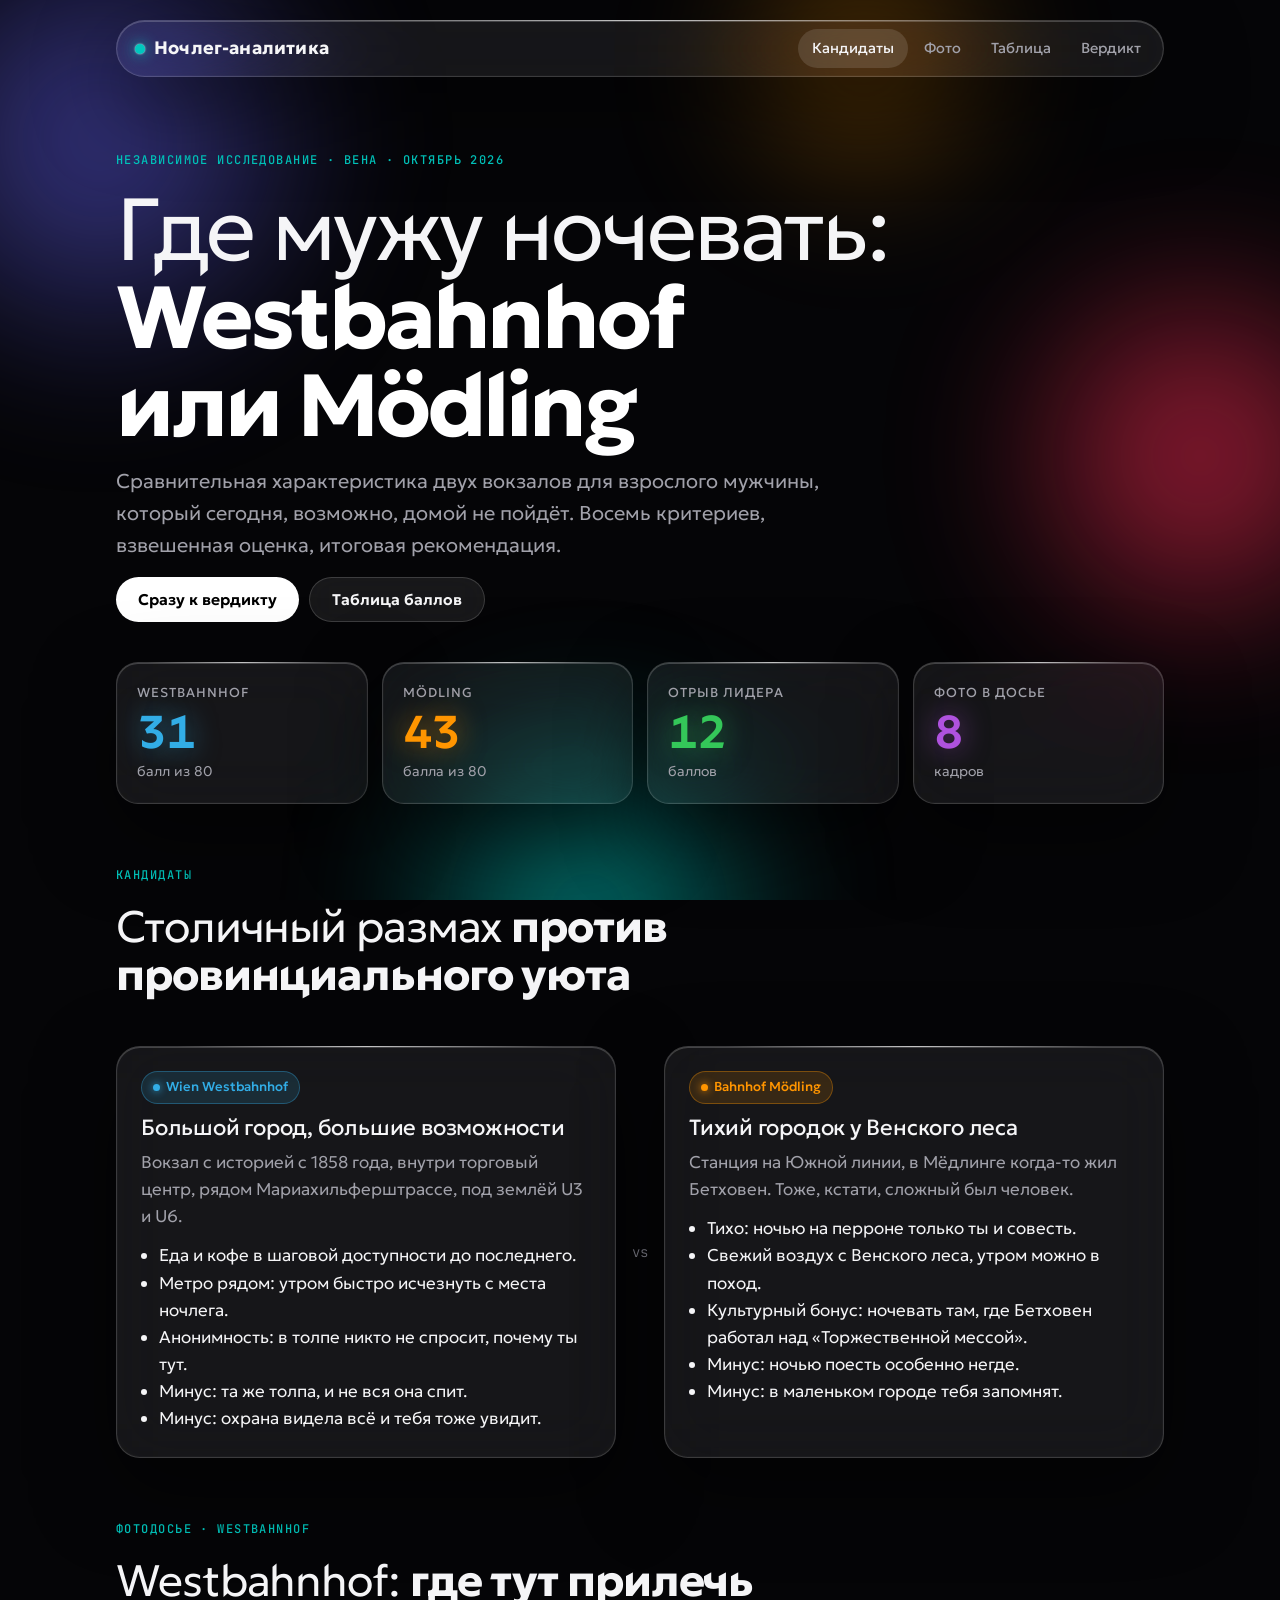
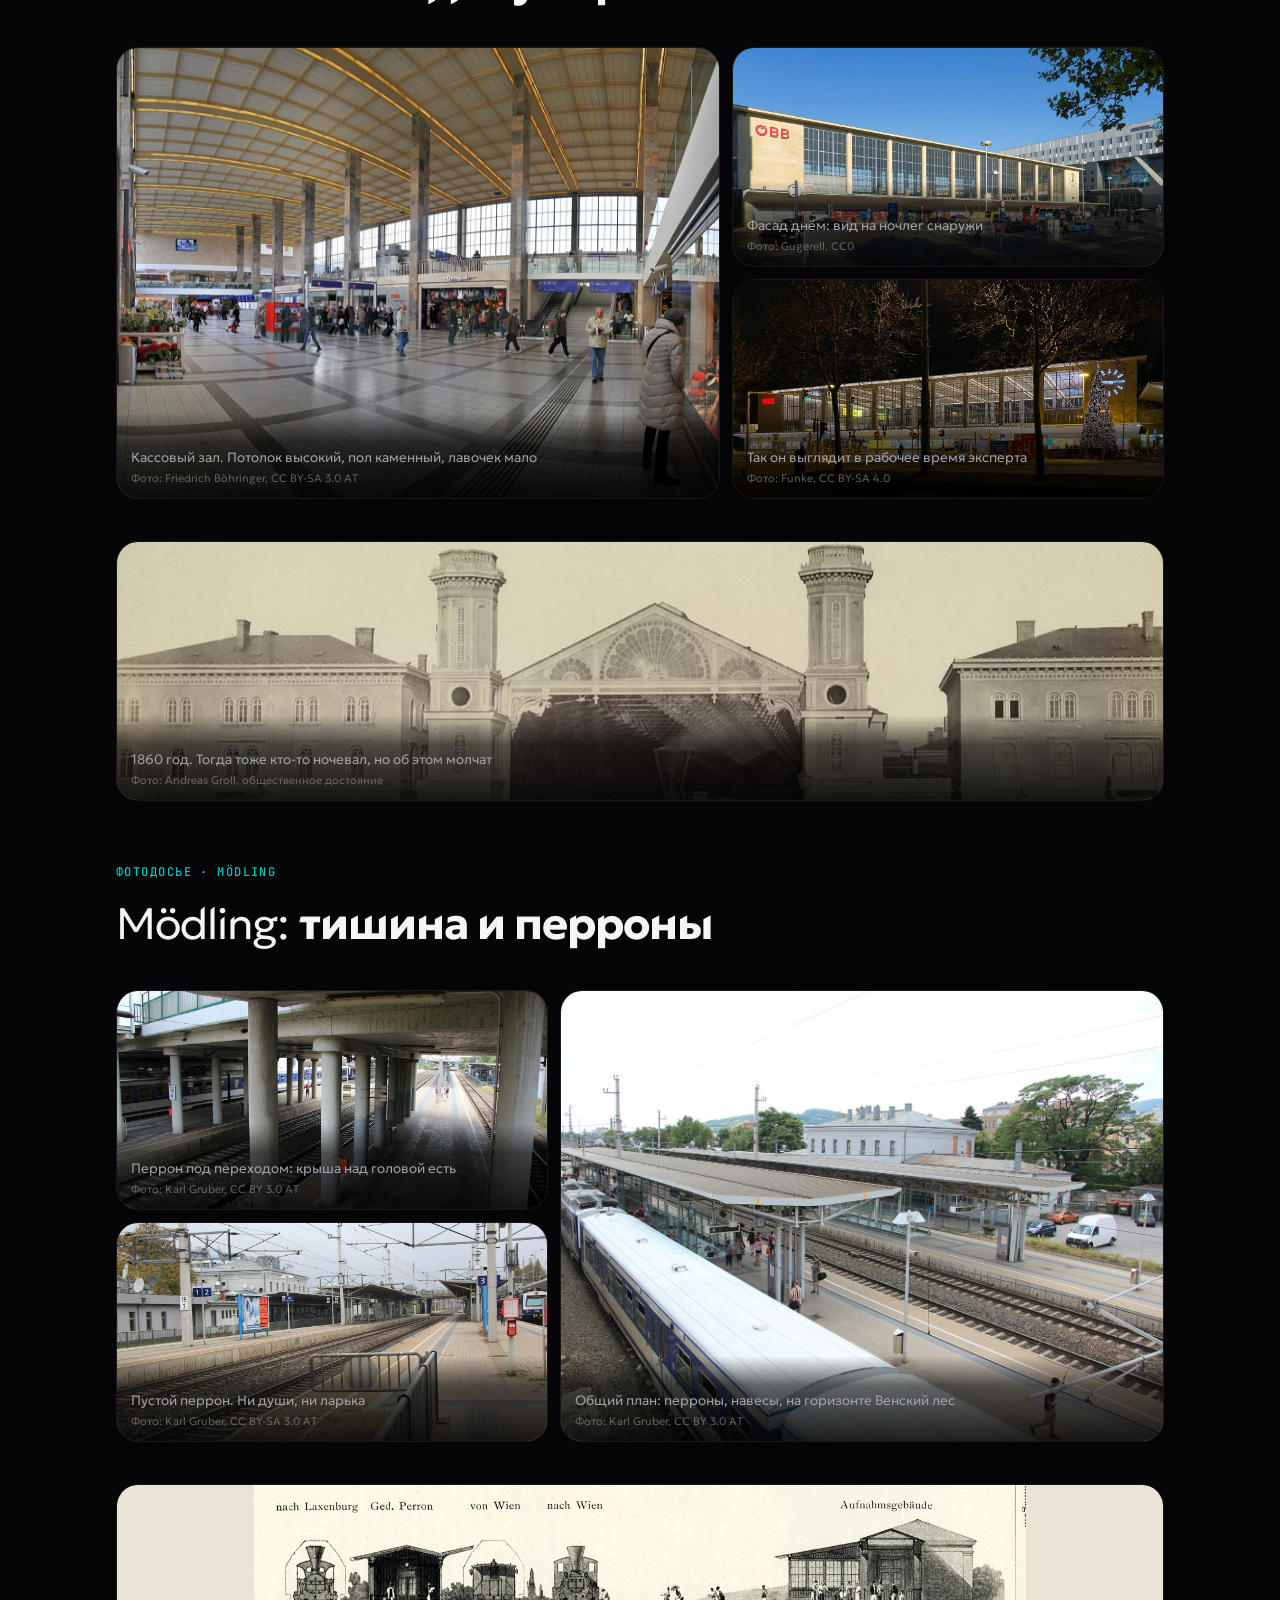
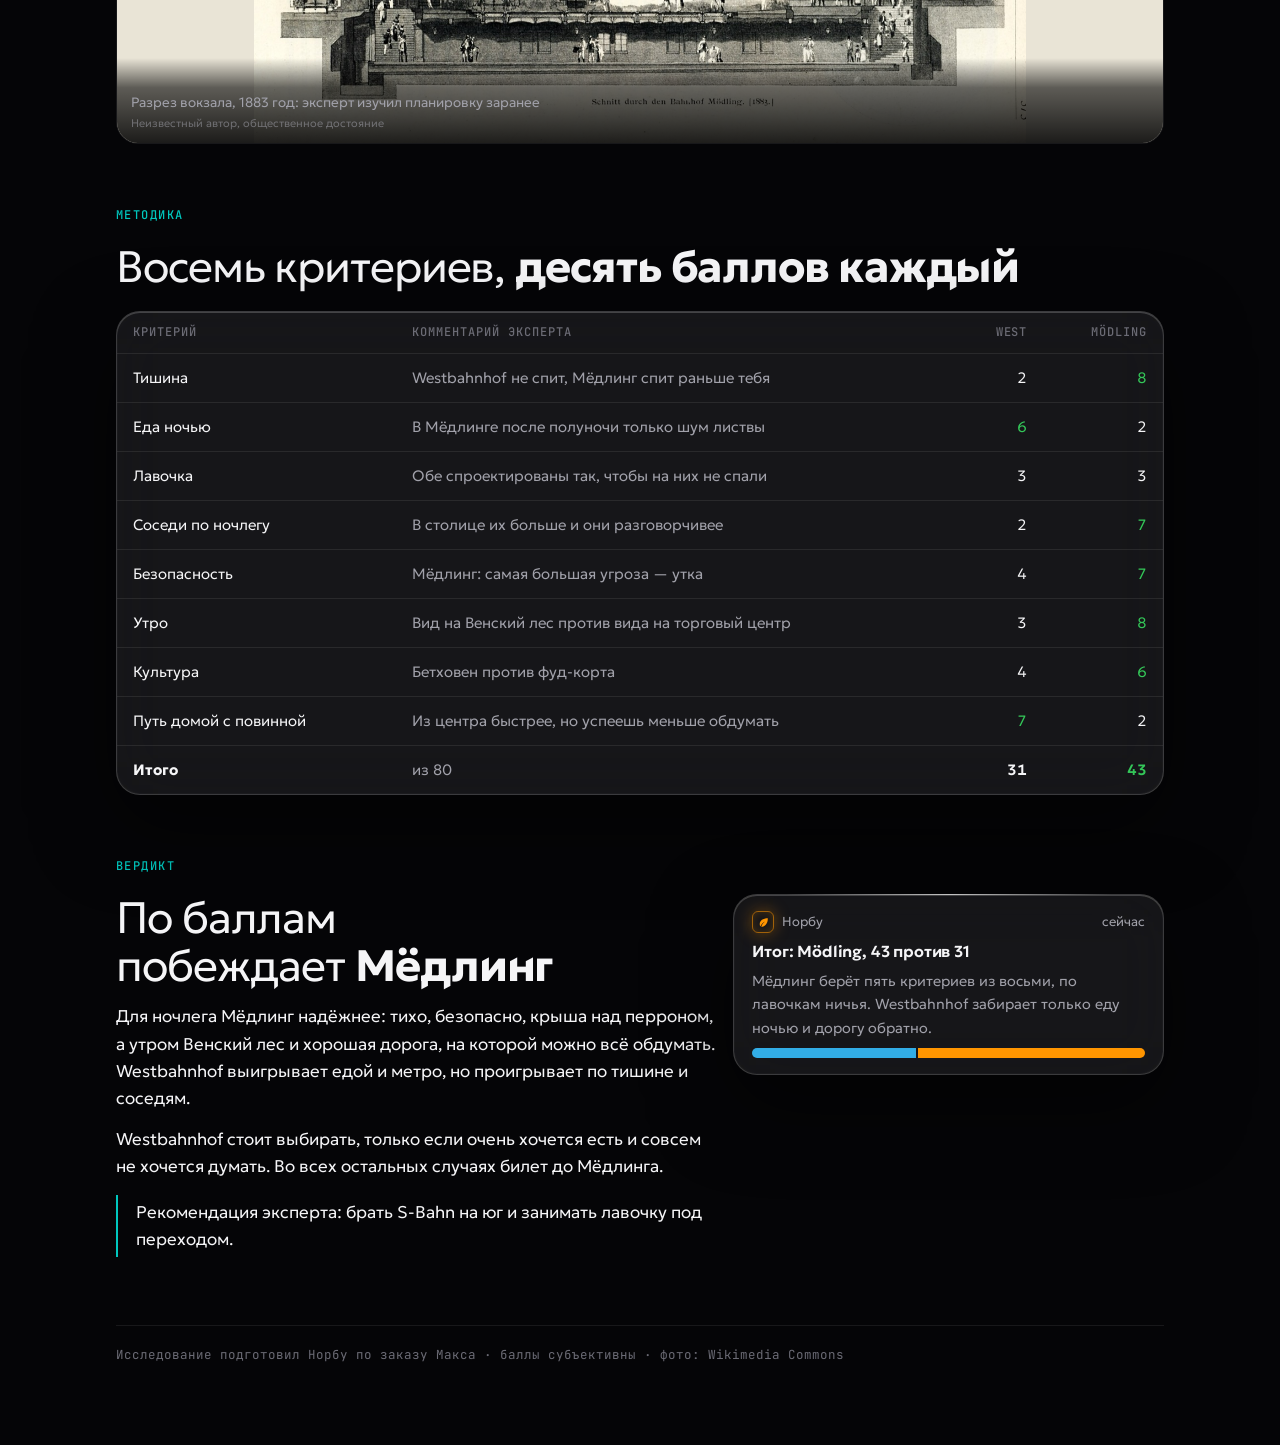
<file: vokzal-nochleg/index.html>
<!doctype html>
<html lang="ru">
<head>
<meta charset="utf-8">
<meta name="viewport" content="width=device-width, initial-scale=1, viewport-fit=cover">
<meta name="robots" content="noindex, nofollow">
<title>Где ночевать</title>
<link rel="preconnect" href="https://fonts.googleapis.com">
<link rel="preconnect" href="https://fonts.gstatic.com" crossorigin>
<link rel="stylesheet" href="https://fonts.googleapis.com/css2?family=Geologica:wght,SHRP@300..800,0..100&family=JetBrains+Mono:wght@400;500&display=swap">
<link rel="stylesheet" href="night-glass.css">
<style>
  .vs{display:grid;grid-template-columns:1fr auto 1fr;gap:16px;align-items:stretch;margin-top:28px}
  .vs .mid{align-self:center;font-family:'JetBrains Mono',monospace;color:var(--muted,#8a8a96);font-size:14px}
  .side{padding:24px}
  .side h3{margin:10px 0 6px;font-size:22px;font-weight:400}
  .side ul{margin:12px 0 0;padding-left:18px;line-height:1.6;font-weight:300}
  .score{font-variant-numeric:tabular-nums;font-weight:600}
  .win{color:var(--green)}
  .gal{display:grid;grid-template-columns:1.4fr 1fr;grid-auto-rows:220px;gap:12px;margin-top:22px}
  .gal figure{margin:0;position:relative;overflow:hidden;border-radius:22px;border:1px solid rgba(255,255,255,.08)}
  .gal figure:first-child{grid-row:span 2}
  .gal img{width:100%;height:100%;object-fit:cover;display:block}
  .gal figcaption{position:absolute;left:0;right:0;bottom:0;padding:34px 14px 10px;font-size:13.5px;font-weight:300;background:linear-gradient(transparent,rgba(0,0,0,.6) 35%,rgba(0,0,0,.88))}
  .gal figcaption small{display:block;opacity:.55;font-size:11px;margin-top:2px}
  .gal.rev{grid-template-columns:1fr 1.4fr}
  .gal.rev figure:first-child{grid-column:2;grid-row:1 / span 2}
  .gal.one{grid-template-columns:1fr;grid-auto-rows:260px}
  .gal.one figure:first-child{grid-row:auto;grid-column:auto}
  @media (max-width:720px){.gal,.gal.rev{grid-template-columns:1fr;grid-auto-rows:240px}.gal figure:first-child,.gal.rev figure:first-child{grid-row:auto;grid-column:auto}}
  @media (max-width:720px){.vs{grid-template-columns:1fr}.vs .mid{text-align:center}}
</style>
</head>
<body>
<div class="orbs" aria-hidden="true"><i></i><i></i><i></i><i></i></div>

<svg width="0" height="0" style="position:absolute" aria-hidden="true">
  <symbol id="i-clock" viewBox="0 0 24 24"><g fill="none" stroke="currentColor" stroke-width="2.2" stroke-linecap="round"><circle cx="12" cy="12" r="8.5"/><path d="M12 7.5V12l3 2"/></g></symbol>
  <symbol id="i-heart" viewBox="0 0 24 24"><path fill="currentColor" d="M12 20.5s-7.5-4.4-7.5-10.2A4.3 4.3 0 0 1 12 7.6a4.3 4.3 0 0 1 7.5 2.7c0 5.8-7.5 10.2-7.5 10.2z"/></symbol>
  <symbol id="i-leaf" viewBox="0 0 24 24"><path fill="currentColor" d="M20 4c-9 0-15 4-15 11 0 1.7.5 3.2 1.3 4.4C7.7 15 11 11.8 15 10c-3.4 2.4-6 5.6-7.2 10C15 20 20 14 20 4z"/></symbol>
  <symbol id="i-route" viewBox="0 0 24 24"><g fill="none" stroke="currentColor" stroke-width="2.2" stroke-linecap="round"><circle cx="6" cy="18" r="2.5"/><circle cx="18" cy="6" r="2.5"/><path d="M8.5 18H15a3 3 0 0 0 0-6H9a3 3 0 0 1 0-6h6.5"/></g></symbol>
</svg>

<div class="page">
  <nav class="nav glass">
    <a class="logo" href="#"><i></i>Ночлег-аналитика</a>
    <span class="links"><a href="#vs" aria-current="page">Кандидаты</a><a href="#photo">Фото</a><a href="#table">Таблица</a><a href="#verdict">Вердикт</a></span>
  </nav>

  <header class="hero">
    <p class="label">Независимое исследование · Вена · октябрь 2026</p>
    <h1>Где мужу ночевать: <strong>Westbahnhof или Mödling</strong></h1>
    <p class="lede">Сравнительная характеристика двух вокзалов для взрослого мужчины, который сегодня, возможно, домой не пойдёт. Восемь критериев, взвешенная оценка, итоговая рекомендация.</p>
    <div class="btns"><a class="btn solid" href="#verdict">Сразу к вердикту</a><a class="btn gl" href="#table">Таблица баллов</a></div>
  </header>

  <div class="stats">
    <div class="stat glass" style="--c:var(--cyan)"><span class="k">Westbahnhof</span><span class="n">31</span><span class="u">балл из 80</span></div>
    <div class="stat glass" style="--c:var(--orange)"><span class="k">Mödling</span><span class="n">43</span><span class="u">балла из 80</span></div>
    <div class="stat glass" style="--c:var(--green)"><span class="k">Отрыв лидера</span><span class="n">12</span><span class="u">баллов</span></div>
    <div class="stat glass" style="--c:var(--purple)"><span class="k">Фото в досье</span><span class="n">8</span><span class="u">кадров</span></div>
  </div>

  <section class="section" id="vs">
    <p class="label">Кандидаты</p>
    <h2>Столичный размах <strong>против провинциального уюта</strong></h2>
    <div class="vs">
      <article class="side glass">
        <span class="chip" style="--c:var(--cyan)"><b></b>Wien Westbahnhof</span>
        <h3>Большой город, большие возможности</h3>
        <p class="muted">Вокзал с историей с 1858 года, внутри торговый центр, рядом Мариахильферштрассе, под землёй U3 и U6.</p>
        <ul>
          <li>Еда и кофе в шаговой доступности до последнего.</li>
          <li>Метро рядом: утром быстро исчезнуть с места ночлега.</li>
          <li>Анонимность: в толпе никто не спросит, почему ты тут.</li>
          <li>Минус: та же толпа, и не вся она спит.</li>
          <li>Минус: охрана видела всё и тебя тоже увидит.</li>
        </ul>
      </article>
      <span class="mid">vs</span>
      <article class="side glass">
        <span class="chip" style="--c:var(--orange)"><b></b>Bahnhof Mödling</span>
        <h3>Тихий городок у Венского леса</h3>
        <p class="muted">Станция на Южной линии, в Мёдлинге когда-то жил Бетховен. Тоже, кстати, сложный был человек.</p>
        <ul>
          <li>Тихо: ночью на перроне только ты и совесть.</li>
          <li>Свежий воздух с Венского леса, утром можно в поход.</li>
          <li>Культурный бонус: ночевать там, где Бетховен работал над «Торжественной мессой».</li>
          <li>Минус: ночью поесть особенно негде.</li>
          <li>Минус: в маленьком городе тебя запомнят.</li>
        </ul>
      </article>
    </div>
  </section>

  <section class="section" id="photo">
    <p class="label">Фотодосье · Westbahnhof</p>
    <h2>Westbahnhof: <strong>где тут прилечь</strong></h2>
    <div class="gal">
      <figure><img src="img/w2.jpg" alt="Кассовый зал Westbahnhof"><figcaption>Кассовый зал. Потолок высокий, пол каменный, лавочек мало<small>Фото: Friedrich Böhringer, CC BY-SA 3.0 AT</small></figcaption></figure>
      <figure><img src="img/w3.jpg" alt="Фасад Westbahnhof днём"><figcaption>Фасад днём: вид на ночлег снаружи<small>Фото: Gugerell, CC0</small></figcaption></figure>
      <figure><img src="img/w6.jpg" alt="Westbahnhof ночью"><figcaption>Так он выглядит в рабочее время эксперта<small>Фото: Funke, CC BY-SA 4.0</small></figcaption></figure>
    </div>
    <div class="gal one">
      <figure><img src="img/w8.jpg" alt="Westbahnhof в 1860 году"><figcaption>1860 год. Тогда тоже кто-то ночевал, но об этом молчат<small>Фото: Andreas Groll, общественное достояние</small></figcaption></figure>
    </div>
  </section>

  <section class="section">
    <p class="label">Фотодосье · Mödling</p>
    <h2>Mödling: <strong>тишина и перроны</strong></h2>
    <div class="gal rev">
      <figure><img src="img/m2.jpg" alt="Станция Мёдлинг сверху"><figcaption>Общий план: перроны, навесы, на горизонте Венский лес<small>Фото: Karl Gruber, CC BY 3.0 AT</small></figcaption></figure>
      <figure><img src="img/m3.jpg" alt="Перрон под переходом в Мёдлинге"><figcaption>Перрон под переходом: крыша над головой есть<small>Фото: Karl Gruber, CC BY 3.0 AT</small></figcaption></figure>
      <figure><img src="img/m6.jpg" alt="Пути и перроны Мёдлинга"><figcaption>Пустой перрон. Ни души, ни ларька<small>Фото: Karl Gruber, CC BY-SA 3.0 AT</small></figcaption></figure>
    </div>
    <div class="gal one">
      <figure><img src="img/m8.jpg" alt="Разрез вокзала Мёдлинг, 1883" style="object-fit:contain;background:#e9e4d6"><figcaption>Разрез вокзала, 1883 год: эксперт изучил планировку заранее<small>Неизвестный автор, общественное достояние</small></figcaption></figure>
    </div>
  </section>

  <section class="section" id="table">
    <p class="label">Методика</p>
    <h2>Восемь критериев, <strong>десять баллов каждый</strong></h2>
    <div class="glass tbl">
      <table>
        <thead><tr><th>Критерий</th><th>Комментарий эксперта</th><th class="num">West</th><th class="num">Mödling</th></tr></thead>
        <tbody>
          <tr><td>Тишина</td><td class="muted">Westbahnhof не спит, Мёдлинг спит раньше тебя</td><td class="num">2</td><td class="num win">8</td></tr>
          <tr><td>Еда ночью</td><td class="muted">В Мёдлинге после полуночи только шум листвы</td><td class="num win">6</td><td class="num">2</td></tr>
          <tr><td>Лавочка</td><td class="muted">Обе спроектированы так, чтобы на них не спали</td><td class="num">3</td><td class="num">3</td></tr>
          <tr><td>Соседи по ночлегу</td><td class="muted">В столице их больше и они разговорчивее</td><td class="num">2</td><td class="num win">7</td></tr>
          <tr><td>Безопасность</td><td class="muted">Мёдлинг: самая большая угроза — утка</td><td class="num">4</td><td class="num win">7</td></tr>
          <tr><td>Утро</td><td class="muted">Вид на Венский лес против вида на торговый центр</td><td class="num">3</td><td class="num win">8</td></tr>
          <tr><td>Культура</td><td class="muted">Бетховен против фуд-корта</td><td class="num">4</td><td class="num win">6</td></tr>
          <tr><td>Путь домой с повинной</td><td class="muted">Из центра быстрее, но успеешь меньше обдумать</td><td class="num win">7</td><td class="num">2</td></tr>
          <tr><td><strong>Итого</strong></td><td class="muted">из 80</td><td class="num"><span class="score">31</span></td><td class="num"><span class="score win">43</span></td></tr>
        </tbody>
      </table>
    </div>
  </section>

  <section class="section" id="verdict">
    <p class="label">Вердикт</p>
    <div class="duo">
      <div class="prose">
        <h2>По баллам побеждает <strong>Мёдлинг</strong></h2>
        <p>Для ночлега Мёдлинг надёжнее: тихо, безопасно, крыша над перроном, а утром Венский лес и хорошая дорога, на которой можно всё обдумать. Westbahnhof выигрывает едой и метро, но проигрывает по тишине и соседям.</p>
        <p>Westbahnhof стоит выбирать, только если очень хочется есть и совсем не хочется думать. Во всех остальных случаях билет до Мёдлинга.</p>
        <blockquote>Рекомендация эксперта: брать S-Bahn на юг и занимать лавочку под переходом.</blockquote>
      </div>
      <div class="notif glass">
        <div class="top"><span class="ic" style="--c:var(--orange);width:22px;height:22px;border-radius:6px"><svg style="width:13px;height:13px"><use href="#i-leaf"/></svg></span>Норбу<time>сейчас</time></div>
        <h3>Итог: Mödling, 43 против 31</h3>
        <p>Мёдлинг берёт пять критериев из восьми, по лавочкам ничья. Westbahnhof забирает только еду ночью и дорогу обратно.</p>
        <div class="bar" aria-hidden="true"><span style="flex:31;background:var(--cyan)"></span><span style="flex:43;background:var(--orange)"></span></div>
      </div>
    </div>
  </section>

  <footer class="foot">Исследование подготовил Норбу по заказу Макса · баллы субъективны · фото: Wikimedia Commons</footer>
</div>
</body>
</html>
</file>
<file: vokzal-nochleg/night-glass.css>
/* ═══════════════════════════════════════════════════════════════════════════
   НОЧНОЕ СТЕКЛО — авторский стиль Максима Джабали (утверждён 08.10.2026)
   Чёрный фон, светящиеся цветные пятна под тёмным стеклом (Apple Liquid Glass ночью),
   разноцветные акценты — системные цвета Apple, тонкий острый Geologica.
   Подключение: скопировать файл в папку страницы и <link rel="stylesheet" href="night-glass.css">,
   шрифты — см. template.html. Описание и правила — README.md рядом.
   ═══════════════════════════════════════════════════════════════════════════ */

:root{
  /* поверхность */
  --bg:#050507;
  --ink:#f5f5f7;          /* основной текст */
  --ink2:#a1a1aa;         /* второстепенный */
  --ink3:#6b6b75;         /* подписи, оси */
  --glass:rgba(255,255,255,.07);
  --glass-hi:rgba(255,255,255,.12);
  --edge:rgba(255,255,255,.16);
  --line:rgba(255,255,255,.08);

  /* акценты — системные цвета Apple; у каждого раздела/метрики свой */
  --red:#ff3b30; --orange:#ff9500; --yellow:#ffcc00; --green:#34c759; --mint:#00c7be;
  --teal:#30b0c7; --cyan:#32ade6; --blue:#007aff; --indigo:#5856d6; --purple:#af52de; --pink:#ff2d55;
  --accent:var(--mint);   /* фирменный акцент: метки, логотип, ссылки */

  /* шрифты */
  --font:"Geologica", -apple-system, BlinkMacSystemFont, "SF Pro Display", system-ui, sans-serif;
  --mono:"JetBrains Mono", ui-monospace, "SF Mono", Menlo, monospace;

  /* геометрия */
  --r-lg:24px; --r-md:16px; --r-sm:10px;
  --wrap:1080px;
  color-scheme:dark;
}

*{box-sizing:border-box}
html{-webkit-text-size-adjust:100%; scroll-behavior:smooth}
body{margin:0; background:var(--bg); color:var(--ink); font:300 17px/1.6 var(--font); font-variation-settings:"SHRP" 0; overflow-x:hidden}
img{max-width:100%; height:auto}
h1,h2,h3,h4,p,figure{margin:0}
h1,h2,h3{text-wrap:balance; font-variation-settings:"SHRP" 100}
a{color:var(--accent); text-underline-offset:3px}
::selection{background:color-mix(in srgb, var(--accent) 40%, transparent)}
:focus-visible{outline:2px solid var(--accent); outline-offset:3px; border-radius:6px}
@media (prefers-reduced-motion:reduce){*{animation:none!important; transition:none!important}}

/* ── фон: светящиеся пятна, закреплены за контентом ── */
.orbs{position:fixed; inset:0; z-index:0; pointer-events:none; overflow:hidden}
.orbs i{position:absolute; border-radius:50%; filter:blur(70px); opacity:.7}
.orbs i:nth-child(1){width:560px; height:560px; left:-180px; top:-140px; background:radial-gradient(circle, var(--indigo), transparent 65%)}
.orbs i:nth-child(2){width:480px; height:480px; right:-160px; top:24vh; background:radial-gradient(circle, var(--pink), transparent 65%)}
.orbs i:nth-child(3){width:460px; height:460px; left:28%; bottom:-240px; background:radial-gradient(circle, var(--mint), transparent 65%)}
.orbs i:nth-child(4){width:320px; height:320px; right:20%; top:-100px; background:radial-gradient(circle, var(--orange), transparent 65%); opacity:.5}

/* ── каркас ── */
.page{position:relative; z-index:1; max-width:var(--wrap); margin:0 auto; padding-inline:16px; padding-block:20px 80px; display:grid; gap:28px}
.section{display:grid; gap:20px; padding-top:36px}
.prose{max-width:66ch; display:grid; gap:14px}

/* ── стекло ── */
.glass{position:relative; background:var(--glass); border:1px solid var(--edge); border-radius:var(--r-lg);
  backdrop-filter:blur(30px) saturate(160%); -webkit-backdrop-filter:blur(30px) saturate(160%);
  box-shadow:inset 0 1px 0 rgba(255,255,255,.18), inset 0 0 0 1px rgba(255,255,255,.02), 0 30px 80px rgba(0,0,0,.5)}
.glass::after{content:""; position:absolute; left:12%; right:12%; top:-1px; height:1px; pointer-events:none;
  background:linear-gradient(90deg, transparent, rgba(255,255,255,.7), transparent)}
.pad{padding:20px}

/* ── навигация (плавающая капсула) ── */
.nav{position:sticky; top:calc(env(safe-area-inset-top,0px) + 12px); z-index:10; display:flex; align-items:center; justify-content:space-between; gap:12px;
  padding:8px 8px 8px 18px; border-radius:999px}
.logo{display:flex; align-items:center; gap:9px; font-weight:700; font-size:18px; letter-spacing:.01em; color:var(--ink); text-decoration:none; font-variation-settings:"SHRP" 100}
.logo i{width:10px; height:10px; border-radius:50%; background:var(--accent); box-shadow:0 0 14px var(--accent), 0 0 2px #fff}
.nav .links{display:flex; gap:2px; flex-wrap:wrap}
.nav .links a{color:var(--ink2); text-decoration:none; padding:8px 14px; border-radius:999px; font-size:14.5px; font-weight:400}
.nav .links a:hover{color:var(--ink); background:rgba(255,255,255,.06)}
.nav .links a[aria-current]{color:var(--ink); background:var(--glass-hi)}
@media (max-width:760px){ .nav .links{display:none} }

/* ── типографика ── */
.label{font:500 12px/1.3 var(--mono); letter-spacing:.12em; text-transform:uppercase; color:var(--accent)}
h1, .h1{font-weight:300; font-size:clamp(40px,7.4vw,88px); line-height:1; letter-spacing:-.035em; max-width:14ch}
h1 strong, .h1 strong{font-weight:700; color:#fff}
h2{font-weight:300; font-size:clamp(28px,4vw,44px); line-height:1.08; letter-spacing:-.025em}
h2 strong{font-weight:700}
h3{font-weight:500; font-size:19px; line-height:1.3; letter-spacing:-.01em}
.lede{font-size:clamp(17px,2vw,20px); color:var(--ink2); max-width:54ch}
.muted{color:var(--ink2)}
.small{font-size:14px; color:var(--ink2)}
.hero{display:grid; gap:16px; padding-block:48px 12px}

/* ── кнопки ── */
.btns{display:flex; gap:10px; flex-wrap:wrap}
.btn{display:inline-flex; align-items:center; gap:8px; font:600 15.5px/1 var(--font); padding:14px 22px; border-radius:999px; text-decoration:none; border:0; cursor:pointer; transition:transform .15s ease, background .15s ease}
.btn:hover{transform:translateY(-1px)}
.btn.solid{background:#fff; color:#000}
.btn.gl{background:rgba(255,255,255,.08); color:var(--ink); border:1px solid var(--edge); backdrop-filter:blur(16px); -webkit-backdrop-filter:blur(16px)}
.btn.gl:hover{background:var(--glass-hi)}

/* ── метрики: число светится своим цветом (--c) ── */
.stats{display:grid; grid-template-columns:repeat(auto-fit,minmax(min(100%,220px),1fr)); gap:14px}
.stat{--c:var(--accent); display:grid; gap:4px; padding:20px; border-radius:22px; min-width:0}
.stat .k{font-size:13px; color:var(--ink2); text-transform:uppercase; letter-spacing:.08em; font-weight:400}
.stat .n{font-weight:600; font-size:clamp(34px,4vw,46px); line-height:1.05; letter-spacing:-.03em; color:var(--c); font-variant-numeric:tabular-nums;
  text-shadow:0 0 28px color-mix(in srgb, var(--c) 55%, transparent); font-variation-settings:"SHRP" 100}
.stat .u{font-size:14px; color:var(--ink2)}

/* ── список-строки с иконками (как Настройки iOS, ночью) ── */
.list{display:grid; overflow:hidden}
.row{display:grid; grid-template-columns:auto 1fr auto; gap:14px; align-items:center; padding:13px 16px; min-width:0; color:inherit; text-decoration:none}
a.row:hover{background:rgba(255,255,255,.04)}
.row + .row{border-top:1px solid var(--line)}
.row h3{font-size:16px; font-weight:500}
.row p{font-size:14px; color:var(--ink2)}
.chev{color:var(--ink3); font-size:20px}
.ic{--c:var(--accent); width:34px; height:34px; border-radius:9px; display:grid; place-items:center; color:var(--c);
  border:1px solid color-mix(in srgb, var(--c) 60%, transparent);
  box-shadow:0 0 16px color-mix(in srgb, var(--c) 35%, transparent), inset 0 0 10px color-mix(in srgb, var(--c) 20%, transparent)}
.ic svg{width:19px; height:19px}

/* ── уведомление / выноска ── */
.notif{display:grid; gap:8px; padding:16px 18px}
.notif .top{display:flex; align-items:center; gap:8px; font-size:13px; color:var(--ink2)}
.notif .top time{margin-left:auto}
.notif h3{font-size:16px; font-weight:600}
.notif p{font-size:14.5px; color:var(--ink2)}

/* ── метки-капсулы ── */
.chip{--c:var(--accent); justify-self:start; width:max-content; display:inline-flex; align-items:center; gap:6px; font-size:13px; font-weight:500; padding:5px 11px; border-radius:999px;
  color:var(--c); background:color-mix(in srgb, var(--c) 14%, transparent); border:1px solid color-mix(in srgb, var(--c) 35%, transparent)}
.chip b{width:7px; height:7px; border-radius:50%; background:var(--c); box-shadow:0 0 8px var(--c)}

/* ── полоса долей ── */
.bar{display:flex; height:10px; border-radius:999px; overflow:hidden; gap:2px}
.bar span{display:block}

/* ── сетки ── */
.duo{display:grid; grid-template-columns:minmax(0,1.4fr) minmax(0,1fr); gap:14px; align-items:start}
.cards{display:grid; grid-template-columns:repeat(auto-fit,minmax(min(100%,300px),1fr)); gap:14px}
.card{display:grid; gap:10px; padding:22px; align-content:start; min-width:0}
@media (max-width:760px){ .duo{grid-template-columns:1fr} }

/* ── текст статьи ── */
.prose ul,.prose ol{margin:0; padding-left:22px; display:grid; gap:6px}
.prose blockquote{margin:0; padding:4px 0 4px 18px; border-left:2px solid var(--accent); color:var(--ink)}
code{font:400 .9em var(--mono); background:var(--glass-hi); padding:2px 6px; border-radius:6px}

/* ── таблица ── */
.tbl{overflow-x:auto}
table{border-collapse:collapse; width:100%; min-width:560px; font-size:15px}
th,td{text-align:left; padding:12px 16px; border-bottom:1px solid var(--line); vertical-align:top}
th{font:500 12px/1.4 var(--mono); text-transform:uppercase; letter-spacing:.08em; color:var(--ink3)}
tr:last-child td{border-bottom:0}
td.num,th.num{font-variant-numeric:tabular-nums; text-align:right}

/* ── скриншоты и фото ── */
.shot{display:block; width:100%; padding:0; border:1px solid var(--edge); border-radius:var(--r-md); overflow:hidden; background:#0c0c10; box-shadow:0 20px 60px rgba(0,0,0,.55)}
.shot img{display:block; width:100%}
figcaption{font-size:14px; color:var(--ink2); margin-top:10px}

/* ── подвал ── */
.foot{margin-top:40px; padding-top:20px; border-top:1px solid var(--line); font:400 12.5px/1.5 var(--mono); color:var(--ink3)}
</file>
